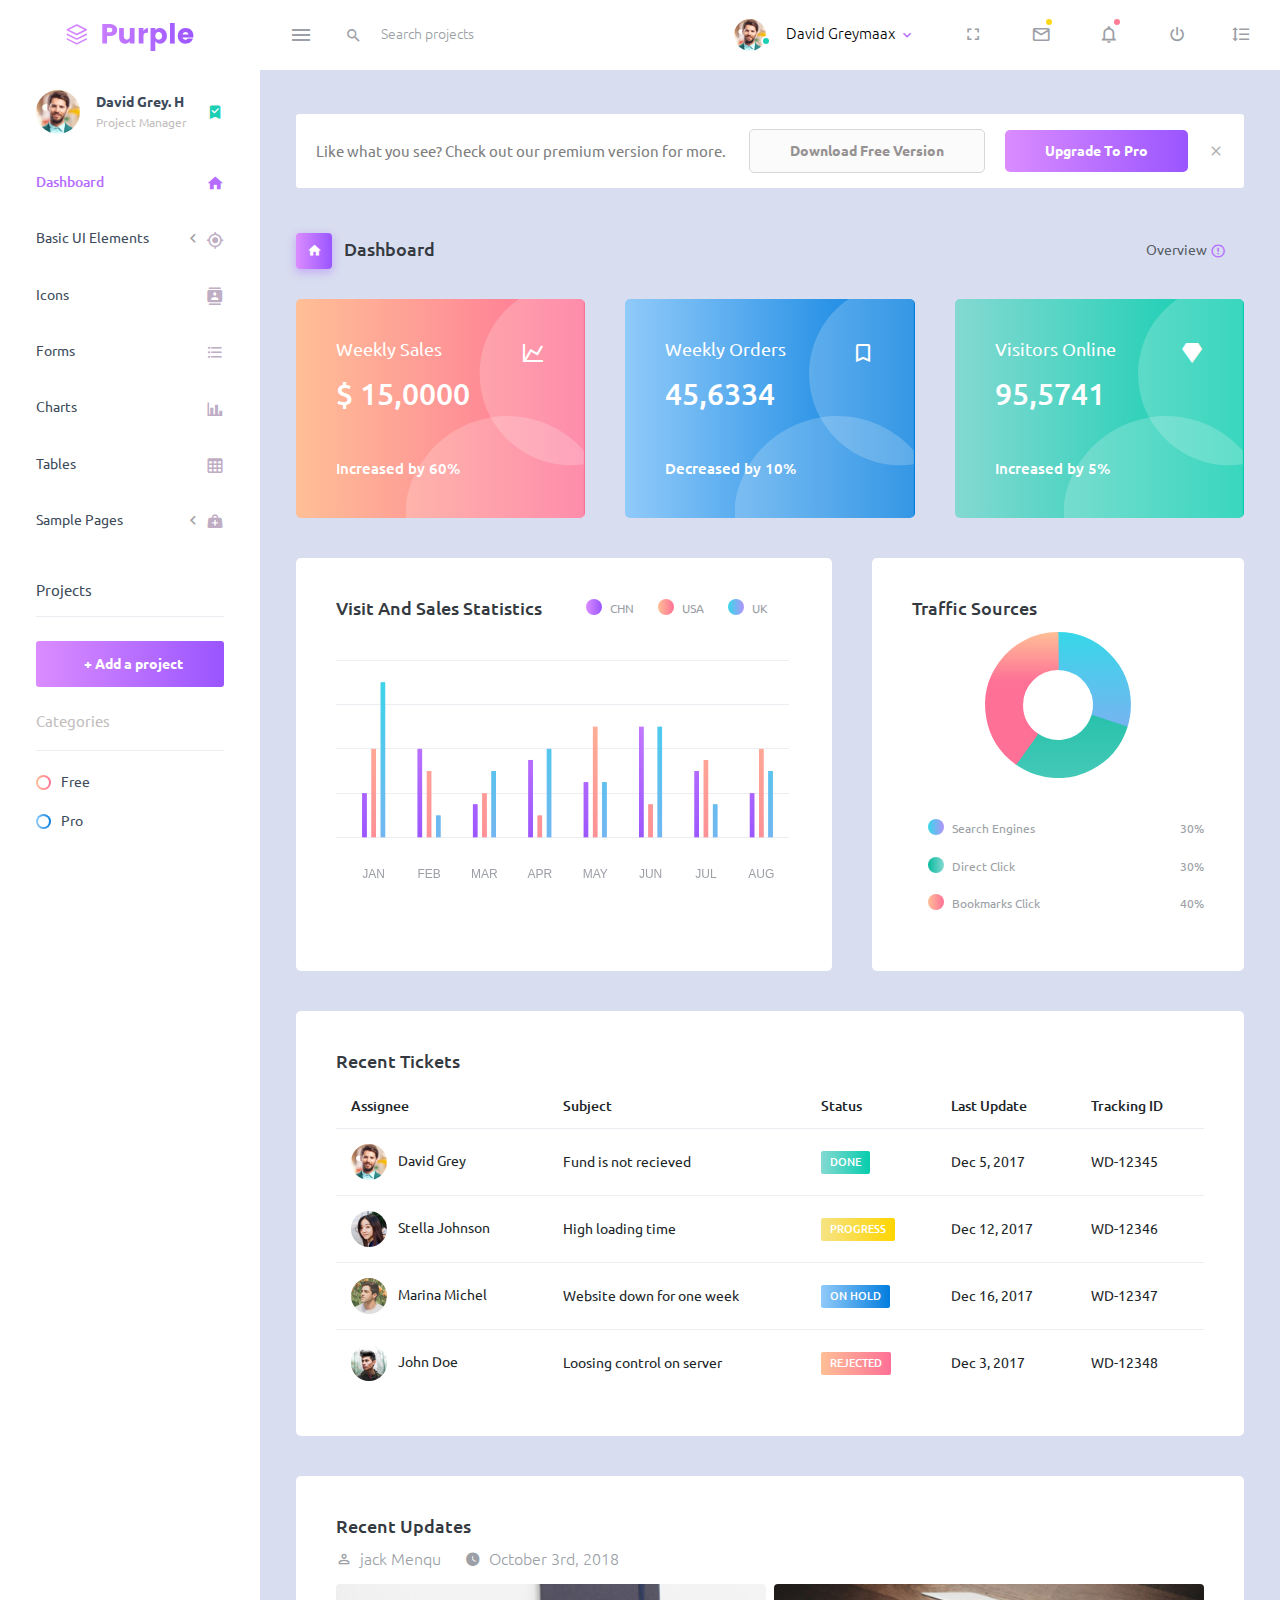
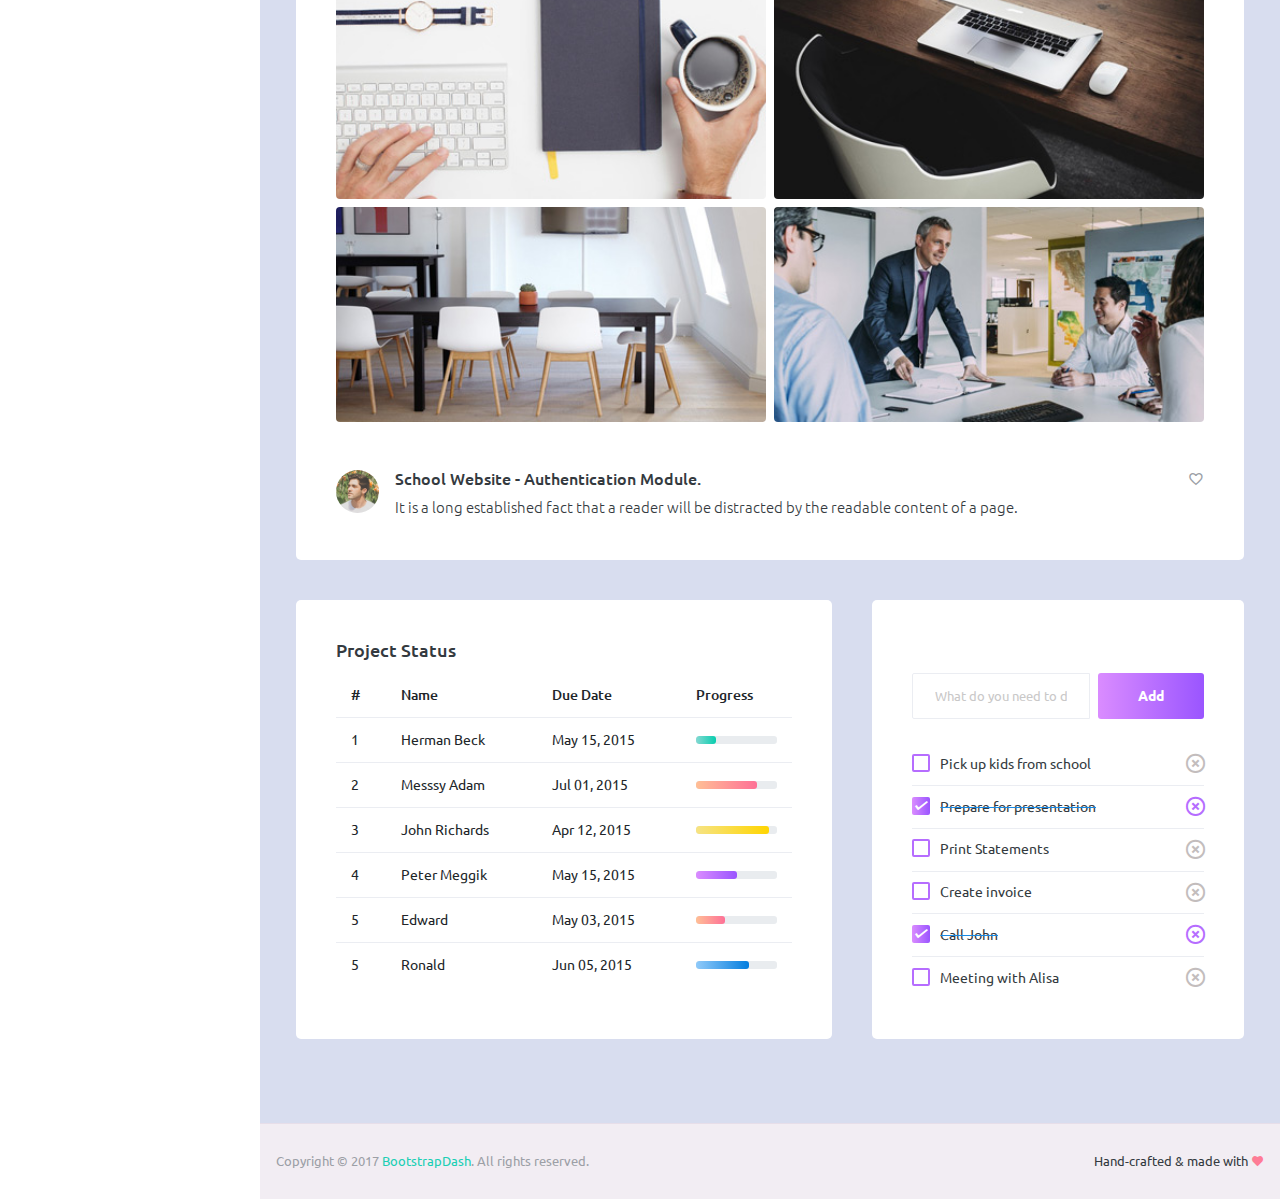
<file: Cpanel/index.html>
<!DOCTYPE html>
<html lang="en">
  <head>
    <!-- Required meta tags -->
    <meta charset="utf-8">
    <meta name="viewport" content="width=device-width, initial-scale=1, shrink-to-fit=no">
    <title>Purple Admin</title>
    <!-- plugins:css -->
    <link rel="stylesheet" href="assets/vendors/mdi/css/materialdesignicons.min.css">
    <link rel="stylesheet" href="assets/vendors/css/vendor.bundle.base.css">
    <!-- endinject -->
    <!-- Plugin css for this page -->
    <!-- End plugin css for this page -->
    <!-- inject:css -->
    <!-- endinject -->
    <!-- Layout styles -->
    <link rel="stylesheet" href="assets/css/style.css">
    <!-- End layout styles -->
    <link rel="shortcut icon" href="assets/images/favicon.png" />
  </head>
  <body>
    <div class="container-scroller">
      <!-- partial:partials/_navbar.html -->
      <nav class="navbar default-layout-navbar col-lg-12 col-12 p-0 fixed-top d-flex flex-row">
        <div class="text-center navbar-brand-wrapper d-flex align-items-center justify-content-center">
          <a class="navbar-brand brand-logo" href="index.html"><img src="assets/images/logo.svg" alt="logo" /></a>
          <a class="navbar-brand brand-logo-mini" href="index.html"><img src="assets/images/logo-mini.svg" alt="logo" /></a>
        </div>
        <div class="navbar-menu-wrapper d-flex align-items-stretch">
          <button class="navbar-toggler navbar-toggler align-self-center" type="button" data-toggle="minimize">
            <span class="mdi mdi-menu"></span>
          </button>
          <div class="search-field d-none d-md-block">
            <form class="d-flex align-items-center h-100" action="#">
              <div class="input-group">
                <div class="input-group-prepend bg-transparent">
                  <i class="input-group-text border-0 mdi mdi-magnify"></i>
                </div>
                <input type="text" class="form-control bg-transparent border-0" placeholder="Search projects">
              </div>
            </form>
          </div>
          <ul class="navbar-nav navbar-nav-right">
            <li class="nav-item nav-profile dropdown">
              <a class="nav-link dropdown-toggle" id="profileDropdown" href="#" data-toggle="dropdown" aria-expanded="false">
                <div class="nav-profile-img">
                  <img src="assets/images/faces/face1.jpg" alt="image">
                  <span class="availability-status online"></span>
                </div>
                <div class="nav-profile-text">
                  <p class="mb-1 text-black">David Greymaax</p>
                </div>
              </a>
              <div class="dropdown-menu navbar-dropdown" aria-labelledby="profileDropdown">
                <a class="dropdown-item" href="#">
                  <i class="mdi mdi-cached mr-2 text-success"></i> Activity Log </a>
                <div class="dropdown-divider"></div>
                <a class="dropdown-item" href="#">
                  <i class="mdi mdi-logout mr-2 text-primary"></i> Signout </a>
              </div>
            </li>
            <li class="nav-item d-none d-lg-block full-screen-link">
              <a class="nav-link">
                <i class="mdi mdi-fullscreen" id="fullscreen-button"></i>
              </a>
            </li>
            <li class="nav-item dropdown">
              <a class="nav-link count-indicator dropdown-toggle" id="messageDropdown" href="#" data-toggle="dropdown" aria-expanded="false">
                <i class="mdi mdi-email-outline"></i>
                <span class="count-symbol bg-warning"></span>
              </a>
              <div class="dropdown-menu dropdown-menu-right navbar-dropdown preview-list" aria-labelledby="messageDropdown">
                <h6 class="p-3 mb-0">Messages</h6>
                <div class="dropdown-divider"></div>
                <a class="dropdown-item preview-item">
                  <div class="preview-thumbnail">
                    <img src="assets/images/faces/face4.jpg" alt="image" class="profile-pic">
                  </div>
                  <div class="preview-item-content d-flex align-items-start flex-column justify-content-center">
                    <h6 class="preview-subject ellipsis mb-1 font-weight-normal">Mark send you a message</h6>
                    <p class="text-gray mb-0"> 1 Minutes ago </p>
                  </div>
                </a>
                <div class="dropdown-divider"></div>
                <a class="dropdown-item preview-item">
                  <div class="preview-thumbnail">
                    <img src="assets/images/faces/face2.jpg" alt="image" class="profile-pic">
                  </div>
                  <div class="preview-item-content d-flex align-items-start flex-column justify-content-center">
                    <h6 class="preview-subject ellipsis mb-1 font-weight-normal">Cregh send you a message</h6>
                    <p class="text-gray mb-0"> 15 Minutes ago </p>
                  </div>
                </a>
                <div class="dropdown-divider"></div>
                <a class="dropdown-item preview-item">
                  <div class="preview-thumbnail">
                    <img src="assets/images/faces/face3.jpg" alt="image" class="profile-pic">
                  </div>
                  <div class="preview-item-content d-flex align-items-start flex-column justify-content-center">
                    <h6 class="preview-subject ellipsis mb-1 font-weight-normal">Profile picture updated</h6>
                    <p class="text-gray mb-0"> 18 Minutes ago </p>
                  </div>
                </a>
                <div class="dropdown-divider"></div>
                <h6 class="p-3 mb-0 text-center">4 new messages</h6>
              </div>
            </li>
            <li class="nav-item dropdown">
              <a class="nav-link count-indicator dropdown-toggle" id="notificationDropdown" href="#" data-toggle="dropdown">
                <i class="mdi mdi-bell-outline"></i>
                <span class="count-symbol bg-danger"></span>
              </a>
              <div class="dropdown-menu dropdown-menu-right navbar-dropdown preview-list" aria-labelledby="notificationDropdown">
                <h6 class="p-3 mb-0">Notifications</h6>
                <div class="dropdown-divider"></div>
                <a class="dropdown-item preview-item">
                  <div class="preview-thumbnail">
                    <div class="preview-icon bg-success">
                      <i class="mdi mdi-calendar"></i>
                    </div>
                  </div>
                  <div class="preview-item-content d-flex align-items-start flex-column justify-content-center">
                    <h6 class="preview-subject font-weight-normal mb-1">Event today</h6>
                    <p class="text-gray ellipsis mb-0"> Just a reminder that you have an event today </p>
                  </div>
                </a>
                <div class="dropdown-divider"></div>
                <a class="dropdown-item preview-item">
                  <div class="preview-thumbnail">
                    <div class="preview-icon bg-warning">
                      <i class="mdi mdi-settings"></i>
                    </div>
                  </div>
                  <div class="preview-item-content d-flex align-items-start flex-column justify-content-center">
                    <h6 class="preview-subject font-weight-normal mb-1">Settings</h6>
                    <p class="text-gray ellipsis mb-0"> Update dashboard </p>
                  </div>
                </a>
                <div class="dropdown-divider"></div>
                <a class="dropdown-item preview-item">
                  <div class="preview-thumbnail">
                    <div class="preview-icon bg-info">
                      <i class="mdi mdi-link-variant"></i>
                    </div>
                  </div>
                  <div class="preview-item-content d-flex align-items-start flex-column justify-content-center">
                    <h6 class="preview-subject font-weight-normal mb-1">Launch Admin</h6>
                    <p class="text-gray ellipsis mb-0"> New admin wow! </p>
                  </div>
                </a>
                <div class="dropdown-divider"></div>
                <h6 class="p-3 mb-0 text-center">See all notifications</h6>
              </div>
            </li>
            <li class="nav-item nav-logout d-none d-lg-block">
              <a class="nav-link" href="#">
                <i class="mdi mdi-power"></i>
              </a>
            </li>
            <li class="nav-item nav-settings d-none d-lg-block">
              <a class="nav-link" href="#">
                <i class="mdi mdi-format-line-spacing"></i>
              </a>
            </li>
          </ul>
          <button class="navbar-toggler navbar-toggler-right d-lg-none align-self-center" type="button" data-toggle="offcanvas">
            <span class="mdi mdi-menu"></span>
          </button>
        </div>
      </nav>
      <!-- partial -->
      <div class="container-fluid page-body-wrapper">
        <!-- partial:partials/_sidebar.html -->
        <nav class="sidebar sidebar-offcanvas" id="sidebar">
          <ul class="nav">
            <li class="nav-item nav-profile">
              <a href="#" class="nav-link">
                <div class="nav-profile-image">
                  <img src="assets/images/faces/face1.jpg" alt="profile">
                  <span class="login-status online"></span>
                  <!--change to offline or busy as needed-->
                </div>
                <div class="nav-profile-text d-flex flex-column">
                  <span class="font-weight-bold mb-2">David Grey. H</span>
                  <span class="text-secondary text-small">Project Manager</span>
                </div>
                <i class="mdi mdi-bookmark-check text-success nav-profile-badge"></i>
              </a>
            </li>
            <li class="nav-item">
              <a class="nav-link" href="index.html">
                <span class="menu-title">Dashboard</span>
                <i class="mdi mdi-home menu-icon"></i>
              </a>
            </li>
            <li class="nav-item">
              <a class="nav-link" data-toggle="collapse" href="#ui-basic" aria-expanded="false" aria-controls="ui-basic">
                <span class="menu-title">Basic UI Elements</span>
                <i class="menu-arrow"></i>
                <i class="mdi mdi-crosshairs-gps menu-icon"></i>
              </a>
              <div class="collapse" id="ui-basic">
                <ul class="nav flex-column sub-menu">
                  <li class="nav-item"> <a class="nav-link" href="pages/ui-features/buttons.html">Buttons</a></li>
                  <li class="nav-item"> <a class="nav-link" href="pages/ui-features/typography.html">Typography</a></li>
                </ul>
              </div>
            </li>
            <li class="nav-item">
              <a class="nav-link" href="pages/icons/mdi.html">
                <span class="menu-title">Icons</span>
                <i class="mdi mdi-contacts menu-icon"></i>
              </a>
            </li>
            <li class="nav-item">
              <a class="nav-link" href="pages/forms/basic_elements.html">
                <span class="menu-title">Forms</span>
                <i class="mdi mdi-format-list-bulleted menu-icon"></i>
              </a>
            </li>
            <li class="nav-item">
              <a class="nav-link" href="pages/charts/chartjs.html">
                <span class="menu-title">Charts</span>
                <i class="mdi mdi-chart-bar menu-icon"></i>
              </a>
            </li>
            <li class="nav-item">
              <a class="nav-link" href="pages/tables/basic-table.html">
                <span class="menu-title">Tables</span>
                <i class="mdi mdi-table-large menu-icon"></i>
              </a>
            </li>
            <li class="nav-item">
              <a class="nav-link" data-toggle="collapse" href="#general-pages" aria-expanded="false" aria-controls="general-pages">
                <span class="menu-title">Sample Pages</span>
                <i class="menu-arrow"></i>
                <i class="mdi mdi-medical-bag menu-icon"></i>
              </a>
              <div class="collapse" id="general-pages">
                <ul class="nav flex-column sub-menu">
                  <li class="nav-item"> <a class="nav-link" href="pages/samples/blank-page.html"> Blank Page </a></li>
                  <li class="nav-item"> <a class="nav-link" href="pages/samples/login.html"> Login </a></li>
                  <li class="nav-item"> <a class="nav-link" href="pages/samples/register.html"> Register </a></li>
                  <li class="nav-item"> <a class="nav-link" href="pages/samples/error-404.html"> 404 </a></li>
                  <li class="nav-item"> <a class="nav-link" href="pages/samples/error-500.html"> 500 </a></li>
                </ul>
              </div>
            </li>
            <li class="nav-item sidebar-actions">
              <span class="nav-link">
                <div class="border-bottom">
                  <h6 class="font-weight-normal mb-3">Projects</h6>
                </div>
                <button class="btn btn-block btn-lg btn-gradient-primary mt-4">+ Add a project</button>
                <div class="mt-4">
                  <div class="border-bottom">
                    <p class="text-secondary">Categories</p>
                  </div>
                  <ul class="gradient-bullet-list mt-4">
                    <li>Free</li>
                    <li>Pro</li>
                  </ul>
                </div>
              </span>
            </li>
          </ul>
        </nav>
        <!-- partial -->
        <div class="main-panel">
          <div class="content-wrapper">
            <div class="row" id="proBanner">
              <div class="col-12">
                <span class="d-flex align-items-center purchase-popup">
                  <p>Like what you see? Check out our premium version for more.</p>
                  <a href="https://github.com/BootstrapDash/PurpleAdmin-Free-Admin-Template" target="_blank" class="btn ml-auto download-button">Download Free Version</a>
                  <a href="https://www.bootstrapdash.com/product/purple-bootstrap-4-admin-template/" target="_blank" class="btn purchase-button">Upgrade To Pro</a>
                  <i class="mdi mdi-close" id="bannerClose"></i>
                </span>
              </div>
            </div>
            <div class="page-header">
              <h3 class="page-title">
                <span class="page-title-icon bg-gradient-primary text-white mr-2">
                  <i class="mdi mdi-home"></i>
                </span> Dashboard </h3>
              <nav aria-label="breadcrumb">
                <ul class="breadcrumb">
                  <li class="breadcrumb-item active" aria-current="page">
                    <span></span>Overview <i class="mdi mdi-alert-circle-outline icon-sm text-primary align-middle"></i>
                  </li>
                </ul>
              </nav>
            </div>
            <div class="row">
              <div class="col-md-4 stretch-card grid-margin">
                <div class="card bg-gradient-danger card-img-holder text-white">
                  <div class="card-body">
                    <img src="assets/images/dashboard/circle.svg" class="card-img-absolute" alt="circle-image" />
                    <h4 class="font-weight-normal mb-3">Weekly Sales <i class="mdi mdi-chart-line mdi-24px float-right"></i>
                    </h4>
                    <h2 class="mb-5">$ 15,0000</h2>
                    <h6 class="card-text">Increased by 60%</h6>
                  </div>
                </div>
              </div>
              <div class="col-md-4 stretch-card grid-margin">
                <div class="card bg-gradient-info card-img-holder text-white">
                  <div class="card-body">
                    <img src="assets/images/dashboard/circle.svg" class="card-img-absolute" alt="circle-image" />
                    <h4 class="font-weight-normal mb-3">Weekly Orders <i class="mdi mdi-bookmark-outline mdi-24px float-right"></i>
                    </h4>
                    <h2 class="mb-5">45,6334</h2>
                    <h6 class="card-text">Decreased by 10%</h6>
                  </div>
                </div>
              </div>
              <div class="col-md-4 stretch-card grid-margin">
                <div class="card bg-gradient-success card-img-holder text-white">
                  <div class="card-body">
                    <img src="assets/images/dashboard/circle.svg" class="card-img-absolute" alt="circle-image" />
                    <h4 class="font-weight-normal mb-3">Visitors Online <i class="mdi mdi-diamond mdi-24px float-right"></i>
                    </h4>
                    <h2 class="mb-5">95,5741</h2>
                    <h6 class="card-text">Increased by 5%</h6>
                  </div>
                </div>
              </div>
            </div>
            <div class="row">
              <div class="col-md-7 grid-margin stretch-card">
                <div class="card">
                  <div class="card-body">
                    <div class="clearfix">
                      <h4 class="card-title float-left">Visit And Sales Statistics</h4>
                      <div id="visit-sale-chart-legend" class="rounded-legend legend-horizontal legend-top-right float-right"></div>
                    </div>
                    <canvas id="visit-sale-chart" class="mt-4"></canvas>
                  </div>
                </div>
              </div>
              <div class="col-md-5 grid-margin stretch-card">
                <div class="card">
                  <div class="card-body">
                    <h4 class="card-title">Traffic Sources</h4>
                    <canvas id="traffic-chart"></canvas>
                    <div id="traffic-chart-legend" class="rounded-legend legend-vertical legend-bottom-left pt-4"></div>
                  </div>
                </div>
              </div>
            </div>
            <div class="row">
              <div class="col-12 grid-margin">
                <div class="card">
                  <div class="card-body">
                    <h4 class="card-title">Recent Tickets</h4>
                    <div class="table-responsive">
                      <table class="table">
                        <thead>
                          <tr>
                            <th> Assignee </th>
                            <th> Subject </th>
                            <th> Status </th>
                            <th> Last Update </th>
                            <th> Tracking ID </th>
                          </tr>
                        </thead>
                        <tbody>
                          <tr>
                            <td>
                              <img src="assets/images/faces/face1.jpg" class="mr-2" alt="image"> David Grey </td>
                            <td> Fund is not recieved </td>
                            <td>
                              <label class="badge badge-gradient-success">DONE</label>
                            </td>
                            <td> Dec 5, 2017 </td>
                            <td> WD-12345 </td>
                          </tr>
                          <tr>
                            <td>
                              <img src="assets/images/faces/face2.jpg" class="mr-2" alt="image"> Stella Johnson </td>
                            <td> High loading time </td>
                            <td>
                              <label class="badge badge-gradient-warning">PROGRESS</label>
                            </td>
                            <td> Dec 12, 2017 </td>
                            <td> WD-12346 </td>
                          </tr>
                          <tr>
                            <td>
                              <img src="assets/images/faces/face3.jpg" class="mr-2" alt="image"> Marina Michel </td>
                            <td> Website down for one week </td>
                            <td>
                              <label class="badge badge-gradient-info">ON HOLD</label>
                            </td>
                            <td> Dec 16, 2017 </td>
                            <td> WD-12347 </td>
                          </tr>
                          <tr>
                            <td>
                              <img src="assets/images/faces/face4.jpg" class="mr-2" alt="image"> John Doe </td>
                            <td> Loosing control on server </td>
                            <td>
                              <label class="badge badge-gradient-danger">REJECTED</label>
                            </td>
                            <td> Dec 3, 2017 </td>
                            <td> WD-12348 </td>
                          </tr>
                        </tbody>
                      </table>
                    </div>
                  </div>
                </div>
              </div>
            </div>
            <div class="row">
              <div class="col-12 grid-margin stretch-card">
                <div class="card">
                  <div class="card-body">
                    <h4 class="card-title">Recent Updates</h4>
                    <div class="d-flex">
                      <div class="d-flex align-items-center mr-4 text-muted font-weight-light">
                        <i class="mdi mdi-account-outline icon-sm mr-2"></i>
                        <span>jack Menqu</span>
                      </div>
                      <div class="d-flex align-items-center text-muted font-weight-light">
                        <i class="mdi mdi-clock icon-sm mr-2"></i>
                        <span>October 3rd, 2018</span>
                      </div>
                    </div>
                    <div class="row mt-3">
                      <div class="col-6 pr-1">
                        <img src="assets/images/dashboard/img_1.jpg" class="mb-2 mw-100 w-100 rounded" alt="image">
                        <img src="assets/images/dashboard/img_4.jpg" class="mw-100 w-100 rounded" alt="image">
                      </div>
                      <div class="col-6 pl-1">
                        <img src="assets/images/dashboard/img_2.jpg" class="mb-2 mw-100 w-100 rounded" alt="image">
                        <img src="assets/images/dashboard/img_3.jpg" class="mw-100 w-100 rounded" alt="image">
                      </div>
                    </div>
                    <div class="d-flex mt-5 align-items-top">
                      <img src="assets/images/faces/face3.jpg" class="img-sm rounded-circle mr-3" alt="image">
                      <div class="mb-0 flex-grow">
                        <h5 class="mr-2 mb-2">School Website - Authentication Module.</h5>
                        <p class="mb-0 font-weight-light">It is a long established fact that a reader will be distracted by the readable content of a page.</p>
                      </div>
                      <div class="ml-auto">
                        <i class="mdi mdi-heart-outline text-muted"></i>
                      </div>
                    </div>
                  </div>
                </div>
              </div>
            </div>
            <div class="row">
              <div class="col-md-7 grid-margin stretch-card">
                <div class="card">
                  <div class="card-body">
                    <h4 class="card-title">Project Status</h4>
                    <div class="table-responsive">
                      <table class="table">
                        <thead>
                          <tr>
                            <th> # </th>
                            <th> Name </th>
                            <th> Due Date </th>
                            <th> Progress </th>
                          </tr>
                        </thead>
                        <tbody>
                          <tr>
                            <td> 1 </td>
                            <td> Herman Beck </td>
                            <td> May 15, 2015 </td>
                            <td>
                              <div class="progress">
                                <div class="progress-bar bg-gradient-success" role="progressbar" style="width: 25%" aria-valuenow="25" aria-valuemin="0" aria-valuemax="100"></div>
                              </div>
                            </td>
                          </tr>
                          <tr>
                            <td> 2 </td>
                            <td> Messsy Adam </td>
                            <td> Jul 01, 2015 </td>
                            <td>
                              <div class="progress">
                                <div class="progress-bar bg-gradient-danger" role="progressbar" style="width: 75%" aria-valuenow="75" aria-valuemin="0" aria-valuemax="100"></div>
                              </div>
                            </td>
                          </tr>
                          <tr>
                            <td> 3 </td>
                            <td> John Richards </td>
                            <td> Apr 12, 2015 </td>
                            <td>
                              <div class="progress">
                                <div class="progress-bar bg-gradient-warning" role="progressbar" style="width: 90%" aria-valuenow="90" aria-valuemin="0" aria-valuemax="100"></div>
                              </div>
                            </td>
                          </tr>
                          <tr>
                            <td> 4 </td>
                            <td> Peter Meggik </td>
                            <td> May 15, 2015 </td>
                            <td>
                              <div class="progress">
                                <div class="progress-bar bg-gradient-primary" role="progressbar" style="width: 50%" aria-valuenow="50" aria-valuemin="0" aria-valuemax="100"></div>
                              </div>
                            </td>
                          </tr>
                          <tr>
                            <td> 5 </td>
                            <td> Edward </td>
                            <td> May 03, 2015 </td>
                            <td>
                              <div class="progress">
                                <div class="progress-bar bg-gradient-danger" role="progressbar" style="width: 35%" aria-valuenow="35" aria-valuemin="0" aria-valuemax="100"></div>
                              </div>
                            </td>
                          </tr>
                          <tr>
                            <td> 5 </td>
                            <td> Ronald </td>
                            <td> Jun 05, 2015 </td>
                            <td>
                              <div class="progress">
                                <div class="progress-bar bg-gradient-info" role="progressbar" style="width: 65%" aria-valuenow="65" aria-valuemin="0" aria-valuemax="100"></div>
                              </div>
                            </td>
                          </tr>
                        </tbody>
                      </table>
                    </div>
                  </div>
                </div>
              </div>
              <div class="col-md-5 grid-margin stretch-card">
                <div class="card">
                  <div class="card-body">
                    <h4 class="card-title text-white">Todo</h4>
                    <div class="add-items d-flex">
                      <input type="text" class="form-control todo-list-input" placeholder="What do you need to do today?">
                      <button class="add btn btn-gradient-primary font-weight-bold todo-list-add-btn" id="add-task">Add</button>
                    </div>
                    <div class="list-wrapper">
                      <ul class="d-flex flex-column-reverse todo-list todo-list-custom">
                        <li>
                          <div class="form-check">
                            <label class="form-check-label">
                              <input class="checkbox" type="checkbox"> Meeting with Alisa </label>
                          </div>
                          <i class="remove mdi mdi-close-circle-outline"></i>
                        </li>
                        <li class="completed">
                          <div class="form-check">
                            <label class="form-check-label">
                              <input class="checkbox" type="checkbox" checked> Call John </label>
                          </div>
                          <i class="remove mdi mdi-close-circle-outline"></i>
                        </li>
                        <li>
                          <div class="form-check">
                            <label class="form-check-label">
                              <input class="checkbox" type="checkbox"> Create invoice </label>
                          </div>
                          <i class="remove mdi mdi-close-circle-outline"></i>
                        </li>
                        <li>
                          <div class="form-check">
                            <label class="form-check-label">
                              <input class="checkbox" type="checkbox"> Print Statements </label>
                          </div>
                          <i class="remove mdi mdi-close-circle-outline"></i>
                        </li>
                        <li class="completed">
                          <div class="form-check">
                            <label class="form-check-label">
                              <input class="checkbox" type="checkbox" checked> Prepare for presentation </label>
                          </div>
                          <i class="remove mdi mdi-close-circle-outline"></i>
                        </li>
                        <li>
                          <div class="form-check">
                            <label class="form-check-label">
                              <input class="checkbox" type="checkbox"> Pick up kids from school </label>
                          </div>
                          <i class="remove mdi mdi-close-circle-outline"></i>
                        </li>
                      </ul>
                    </div>
                  </div>
                </div>
              </div>
            </div>
          </div>
          <!-- content-wrapper ends -->
          <!-- partial:partials/_footer.html -->
          <footer class="footer">
            <div class="d-sm-flex justify-content-center justify-content-sm-between">
              <span class="text-muted text-center text-sm-left d-block d-sm-inline-block">Copyright © 2017 <a href="https://www.bootstrapdash.com/" target="_blank">BootstrapDash</a>. All rights reserved.</span>
              <span class="float-none float-sm-right d-block mt-1 mt-sm-0 text-center">Hand-crafted & made with <i class="mdi mdi-heart text-danger"></i></span>
            </div>
          </footer>
          <!-- partial -->
        </div>
        <!-- main-panel ends -->
      </div>
      <!-- page-body-wrapper ends -->
    </div>
    <!-- container-scroller -->
    <!-- plugins:js -->
    <script src="assets/vendors/js/vendor.bundle.base.js"></script>
    <!-- endinject -->
    <!-- Plugin js for this page -->
    <script src="assets/vendors/chart.js/Chart.min.js"></script>
    <!-- End plugin js for this page -->
    <!-- inject:js -->
    <script src="assets/js/off-canvas.js"></script>
    <script src="assets/js/hoverable-collapse.js"></script>
    <script src="assets/js/misc.js"></script>
    <!-- endinject -->
    <!-- Custom js for this page -->
    <script src="assets/js/dashboard.js"></script>
    <script src="assets/js/todolist.js"></script>
    <!-- End custom js for this page -->
  </body>
</html>
</file>
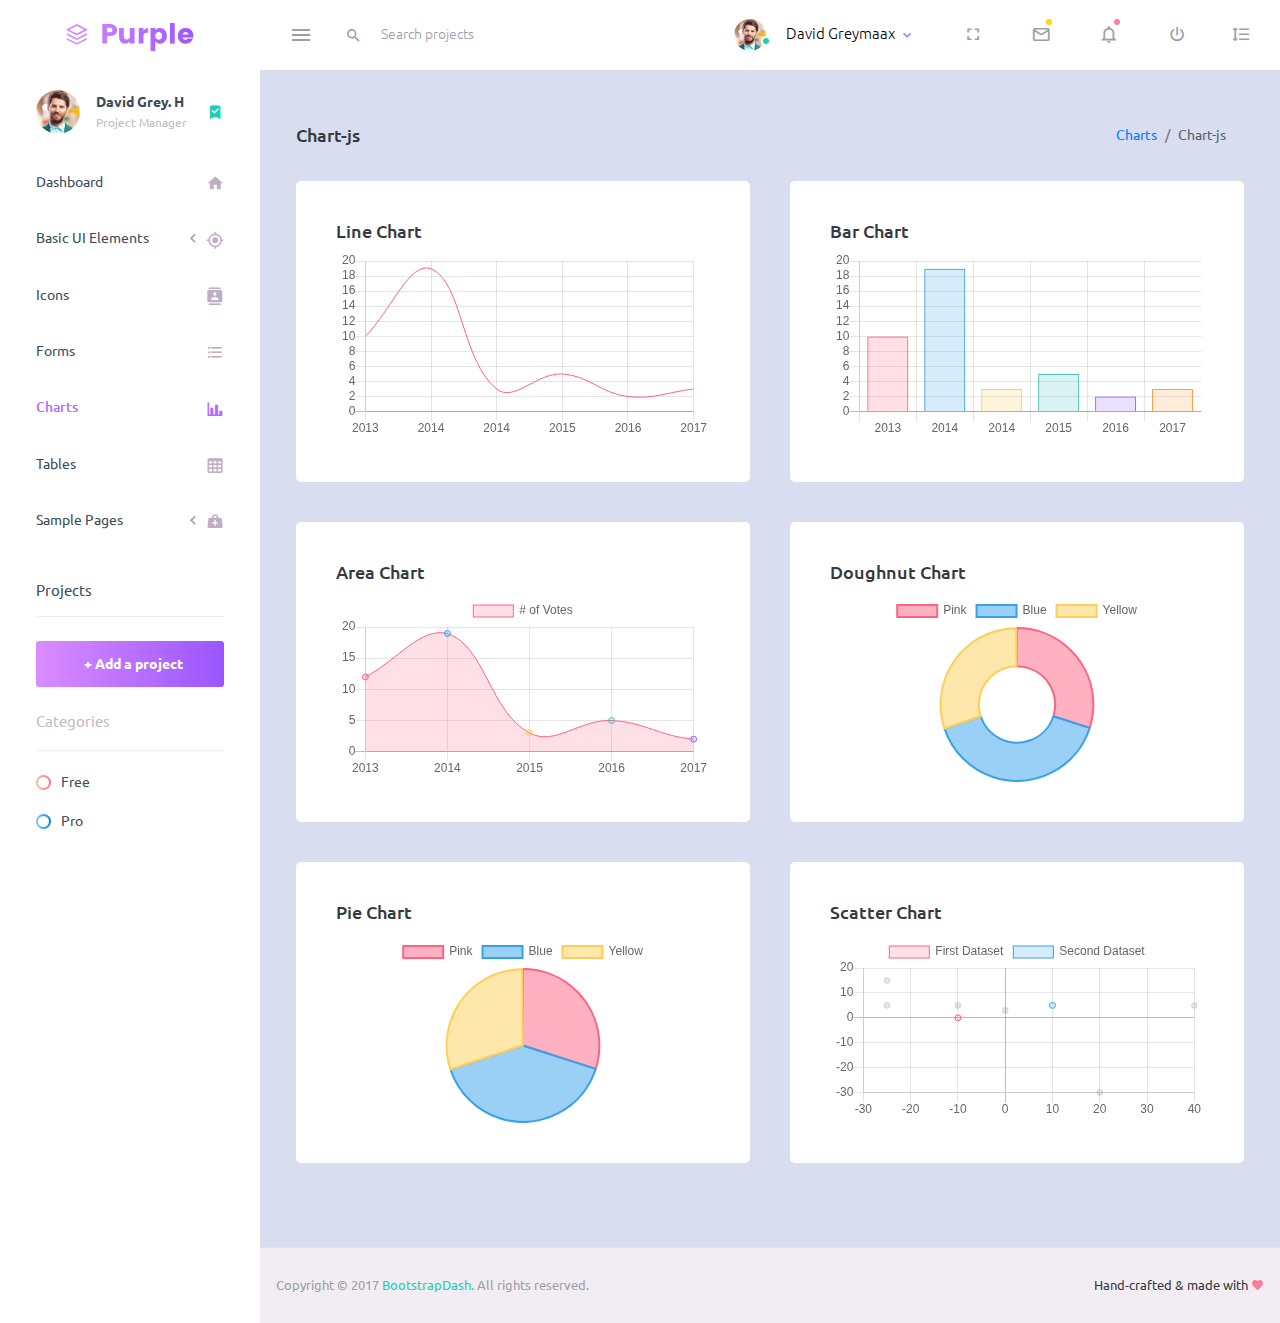
<file: Cpanel/pages/charts/chartjs.html>
<!DOCTYPE html>
<html lang="en">
  <head>
    <!-- Required meta tags -->
    <meta charset="utf-8">
    <meta name="viewport" content="width=device-width, initial-scale=1, shrink-to-fit=no">
    <title>Purple Admin</title>
    <!-- plugins:css -->
    <link rel="stylesheet" href="../../assets/vendors/mdi/css/materialdesignicons.min.css">
    <link rel="stylesheet" href="../../assets/vendors/css/vendor.bundle.base.css">
    <!-- endinject -->
    <!-- Plugin css for this page -->
    <!-- End Plugin css for this page -->
    <!-- inject:css -->
    <!-- endinject -->
    <!-- Layout styles -->
    <link rel="stylesheet" href="../../assets/css/style.css">
    <!-- End layout styles -->
    <link rel="shortcut icon" href="../../assets/images/favicon.png" />
  </head>
  <body>
    <div class="container-scroller">
      <!-- partial:../../partials/_navbar.html -->
      <nav class="navbar default-layout-navbar col-lg-12 col-12 p-0 fixed-top d-flex flex-row">
        <div class="text-center navbar-brand-wrapper d-flex align-items-center justify-content-center">
          <a class="navbar-brand brand-logo" href="../../index.html"><img src="../../assets/images/logo.svg" alt="logo" /></a>
          <a class="navbar-brand brand-logo-mini" href="../../index.html"><img src="../../assets/images/logo-mini.svg" alt="logo" /></a>
        </div>
        <div class="navbar-menu-wrapper d-flex align-items-stretch">
          <button class="navbar-toggler navbar-toggler align-self-center" type="button" data-toggle="minimize">
            <span class="mdi mdi-menu"></span>
          </button>
          <div class="search-field d-none d-md-block">
            <form class="d-flex align-items-center h-100" action="#">
              <div class="input-group">
                <div class="input-group-prepend bg-transparent">
                  <i class="input-group-text border-0 mdi mdi-magnify"></i>
                </div>
                <input type="text" class="form-control bg-transparent border-0" placeholder="Search projects">
              </div>
            </form>
          </div>
          <ul class="navbar-nav navbar-nav-right">
            <li class="nav-item nav-profile dropdown">
              <a class="nav-link dropdown-toggle" id="profileDropdown" href="#" data-toggle="dropdown" aria-expanded="false">
                <div class="nav-profile-img">
                  <img src="../../assets/images/faces/face1.jpg" alt="image">
                  <span class="availability-status online"></span>
                </div>
                <div class="nav-profile-text">
                  <p class="mb-1 text-black">David Greymaax</p>
                </div>
              </a>
              <div class="dropdown-menu navbar-dropdown" aria-labelledby="profileDropdown">
                <a class="dropdown-item" href="#">
                  <i class="mdi mdi-cached mr-2 text-success"></i> Activity Log </a>
                <div class="dropdown-divider"></div>
                <a class="dropdown-item" href="#">
                  <i class="mdi mdi-logout mr-2 text-primary"></i> Signout </a>
              </div>
            </li>
            <li class="nav-item d-none d-lg-block full-screen-link">
              <a class="nav-link">
                <i class="mdi mdi-fullscreen" id="fullscreen-button"></i>
              </a>
            </li>
            <li class="nav-item dropdown">
              <a class="nav-link count-indicator dropdown-toggle" id="messageDropdown" href="#" data-toggle="dropdown" aria-expanded="false">
                <i class="mdi mdi-email-outline"></i>
                <span class="count-symbol bg-warning"></span>
              </a>
              <div class="dropdown-menu dropdown-menu-right navbar-dropdown preview-list" aria-labelledby="messageDropdown">
                <h6 class="p-3 mb-0">Messages</h6>
                <div class="dropdown-divider"></div>
                <a class="dropdown-item preview-item">
                  <div class="preview-thumbnail">
                    <img src="../../assets/images/faces/face4.jpg" alt="image" class="profile-pic">
                  </div>
                  <div class="preview-item-content d-flex align-items-start flex-column justify-content-center">
                    <h6 class="preview-subject ellipsis mb-1 font-weight-normal">Mark send you a message</h6>
                    <p class="text-gray mb-0"> 1 Minutes ago </p>
                  </div>
                </a>
                <div class="dropdown-divider"></div>
                <a class="dropdown-item preview-item">
                  <div class="preview-thumbnail">
                    <img src="../../assets/images/faces/face2.jpg" alt="image" class="profile-pic">
                  </div>
                  <div class="preview-item-content d-flex align-items-start flex-column justify-content-center">
                    <h6 class="preview-subject ellipsis mb-1 font-weight-normal">Cregh send you a message</h6>
                    <p class="text-gray mb-0"> 15 Minutes ago </p>
                  </div>
                </a>
                <div class="dropdown-divider"></div>
                <a class="dropdown-item preview-item">
                  <div class="preview-thumbnail">
                    <img src="../../assets/images/faces/face3.jpg" alt="image" class="profile-pic">
                  </div>
                  <div class="preview-item-content d-flex align-items-start flex-column justify-content-center">
                    <h6 class="preview-subject ellipsis mb-1 font-weight-normal">Profile picture updated</h6>
                    <p class="text-gray mb-0"> 18 Minutes ago </p>
                  </div>
                </a>
                <div class="dropdown-divider"></div>
                <h6 class="p-3 mb-0 text-center">4 new messages</h6>
              </div>
            </li>
            <li class="nav-item dropdown">
              <a class="nav-link count-indicator dropdown-toggle" id="notificationDropdown" href="#" data-toggle="dropdown">
                <i class="mdi mdi-bell-outline"></i>
                <span class="count-symbol bg-danger"></span>
              </a>
              <div class="dropdown-menu dropdown-menu-right navbar-dropdown preview-list" aria-labelledby="notificationDropdown">
                <h6 class="p-3 mb-0">Notifications</h6>
                <div class="dropdown-divider"></div>
                <a class="dropdown-item preview-item">
                  <div class="preview-thumbnail">
                    <div class="preview-icon bg-success">
                      <i class="mdi mdi-calendar"></i>
                    </div>
                  </div>
                  <div class="preview-item-content d-flex align-items-start flex-column justify-content-center">
                    <h6 class="preview-subject font-weight-normal mb-1">Event today</h6>
                    <p class="text-gray ellipsis mb-0"> Just a reminder that you have an event today </p>
                  </div>
                </a>
                <div class="dropdown-divider"></div>
                <a class="dropdown-item preview-item">
                  <div class="preview-thumbnail">
                    <div class="preview-icon bg-warning">
                      <i class="mdi mdi-settings"></i>
                    </div>
                  </div>
                  <div class="preview-item-content d-flex align-items-start flex-column justify-content-center">
                    <h6 class="preview-subject font-weight-normal mb-1">Settings</h6>
                    <p class="text-gray ellipsis mb-0"> Update dashboard </p>
                  </div>
                </a>
                <div class="dropdown-divider"></div>
                <a class="dropdown-item preview-item">
                  <div class="preview-thumbnail">
                    <div class="preview-icon bg-info">
                      <i class="mdi mdi-link-variant"></i>
                    </div>
                  </div>
                  <div class="preview-item-content d-flex align-items-start flex-column justify-content-center">
                    <h6 class="preview-subject font-weight-normal mb-1">Launch Admin</h6>
                    <p class="text-gray ellipsis mb-0"> New admin wow! </p>
                  </div>
                </a>
                <div class="dropdown-divider"></div>
                <h6 class="p-3 mb-0 text-center">See all notifications</h6>
              </div>
            </li>
            <li class="nav-item nav-logout d-none d-lg-block">
              <a class="nav-link" href="#">
                <i class="mdi mdi-power"></i>
              </a>
            </li>
            <li class="nav-item nav-settings d-none d-lg-block">
              <a class="nav-link" href="#">
                <i class="mdi mdi-format-line-spacing"></i>
              </a>
            </li>
          </ul>
          <button class="navbar-toggler navbar-toggler-right d-lg-none align-self-center" type="button" data-toggle="offcanvas">
            <span class="mdi mdi-menu"></span>
          </button>
        </div>
      </nav>
      <!-- partial -->
      <div class="container-fluid page-body-wrapper">
        <!-- partial:../../partials/_sidebar.html -->
        <nav class="sidebar sidebar-offcanvas" id="sidebar">
          <ul class="nav">
            <li class="nav-item nav-profile">
              <a href="#" class="nav-link">
                <div class="nav-profile-image">
                  <img src="../../assets/images/faces/face1.jpg" alt="profile">
                  <span class="login-status online"></span>
                  <!--change to offline or busy as needed-->
                </div>
                <div class="nav-profile-text d-flex flex-column">
                  <span class="font-weight-bold mb-2">David Grey. H</span>
                  <span class="text-secondary text-small">Project Manager</span>
                </div>
                <i class="mdi mdi-bookmark-check text-success nav-profile-badge"></i>
              </a>
            </li>
            <li class="nav-item">
              <a class="nav-link" href="../../index.html">
                <span class="menu-title">Dashboard</span>
                <i class="mdi mdi-home menu-icon"></i>
              </a>
            </li>
            <li class="nav-item">
              <a class="nav-link" data-toggle="collapse" href="#ui-basic" aria-expanded="false" aria-controls="ui-basic">
                <span class="menu-title">Basic UI Elements</span>
                <i class="menu-arrow"></i>
                <i class="mdi mdi-crosshairs-gps menu-icon"></i>
              </a>
              <div class="collapse" id="ui-basic">
                <ul class="nav flex-column sub-menu">
                  <li class="nav-item"> <a class="nav-link" href="../../pages/ui-features/buttons.html">Buttons</a></li>
                  <li class="nav-item"> <a class="nav-link" href="../../pages/ui-features/typography.html">Typography</a></li>
                </ul>
              </div>
            </li>
            <li class="nav-item">
              <a class="nav-link" href="../../pages/icons/mdi.html">
                <span class="menu-title">Icons</span>
                <i class="mdi mdi-contacts menu-icon"></i>
              </a>
            </li>
            <li class="nav-item">
              <a class="nav-link" href="../../pages/forms/basic_elements.html">
                <span class="menu-title">Forms</span>
                <i class="mdi mdi-format-list-bulleted menu-icon"></i>
              </a>
            </li>
            <li class="nav-item">
              <a class="nav-link" href="../../pages/charts/chartjs.html">
                <span class="menu-title">Charts</span>
                <i class="mdi mdi-chart-bar menu-icon"></i>
              </a>
            </li>
            <li class="nav-item">
              <a class="nav-link" href="../../pages/tables/basic-table.html">
                <span class="menu-title">Tables</span>
                <i class="mdi mdi-table-large menu-icon"></i>
              </a>
            </li>
            <li class="nav-item">
              <a class="nav-link" data-toggle="collapse" href="#general-pages" aria-expanded="false" aria-controls="general-pages">
                <span class="menu-title">Sample Pages</span>
                <i class="menu-arrow"></i>
                <i class="mdi mdi-medical-bag menu-icon"></i>
              </a>
              <div class="collapse" id="general-pages">
                <ul class="nav flex-column sub-menu">
                  <li class="nav-item"> <a class="nav-link" href="../../pages/samples/blank-page.html"> Blank Page </a></li>
                  <li class="nav-item"> <a class="nav-link" href="../../pages/samples/login.html"> Login </a></li>
                  <li class="nav-item"> <a class="nav-link" href="../../pages/samples/register.html"> Register </a></li>
                  <li class="nav-item"> <a class="nav-link" href="../../pages/samples/error-404.html"> 404 </a></li>
                  <li class="nav-item"> <a class="nav-link" href="../../pages/samples/error-500.html"> 500 </a></li>
                </ul>
              </div>
            </li>
            <li class="nav-item sidebar-actions">
              <span class="nav-link">
                <div class="border-bottom">
                  <h6 class="font-weight-normal mb-3">Projects</h6>
                </div>
                <button class="btn btn-block btn-lg btn-gradient-primary mt-4">+ Add a project</button>
                <div class="mt-4">
                  <div class="border-bottom">
                    <p class="text-secondary">Categories</p>
                  </div>
                  <ul class="gradient-bullet-list mt-4">
                    <li>Free</li>
                    <li>Pro</li>
                  </ul>
                </div>
              </span>
            </li>
          </ul>
        </nav>
        <!-- partial -->
        <div class="main-panel">
          <div class="content-wrapper">
            <div class="page-header">
              <h3 class="page-title"> Chart-js </h3>
              <nav aria-label="breadcrumb">
                <ol class="breadcrumb">
                  <li class="breadcrumb-item"><a href="#">Charts</a></li>
                  <li class="breadcrumb-item active" aria-current="page">Chart-js</li>
                </ol>
              </nav>
            </div>
            <div class="row">
              <div class="col-lg-6 grid-margin stretch-card">
                <div class="card">
                  <div class="card-body">
                    <h4 class="card-title">Line chart</h4>
                    <canvas id="lineChart" style="height:250px"></canvas>
                  </div>
                </div>
              </div>
              <div class="col-lg-6 grid-margin stretch-card">
                <div class="card">
                  <div class="card-body">
                    <h4 class="card-title">Bar chart</h4>
                    <canvas id="barChart" style="height:230px"></canvas>
                  </div>
                </div>
              </div>
            </div>
            <div class="row">
              <div class="col-lg-6 grid-margin stretch-card">
                <div class="card">
                  <div class="card-body">
                    <h4 class="card-title">Area chart</h4>
                    <canvas id="areaChart" style="height:250px"></canvas>
                  </div>
                </div>
              </div>
              <div class="col-lg-6 grid-margin stretch-card">
                <div class="card">
                  <div class="card-body">
                    <h4 class="card-title">Doughnut chart</h4>
                    <canvas id="doughnutChart" style="height:250px"></canvas>
                  </div>
                </div>
              </div>
            </div>
            <div class="row">
              <div class="col-lg-6 grid-margin stretch-card">
                <div class="card">
                  <div class="card-body">
                    <h4 class="card-title">Pie chart</h4>
                    <canvas id="pieChart" style="height:250px"></canvas>
                  </div>
                </div>
              </div>
              <div class="col-lg-6 grid-margin stretch-card">
                <div class="card">
                  <div class="card-body">
                    <h4 class="card-title">Scatter chart</h4>
                    <canvas id="scatterChart" style="height:250px"></canvas>
                  </div>
                </div>
              </div>
            </div>
          </div>
          <!-- content-wrapper ends -->
          <!-- partial:../../partials/_footer.html -->
          <footer class="footer">
            <div class="d-sm-flex justify-content-center justify-content-sm-between">
              <span class="text-muted text-center text-sm-left d-block d-sm-inline-block">Copyright © 2017 <a href="https://www.bootstrapdash.com/" target="_blank">BootstrapDash</a>. All rights reserved.</span>
              <span class="float-none float-sm-right d-block mt-1 mt-sm-0 text-center">Hand-crafted & made with <i class="mdi mdi-heart text-danger"></i></span>
            </div>
          </footer>
          <!-- partial -->
        </div>
        <!-- main-panel ends -->
      </div>
      <!-- page-body-wrapper ends -->
    </div>
    <!-- container-scroller -->
    <!-- plugins:js -->
    <script src="../../assets/vendors/js/vendor.bundle.base.js"></script>
    <!-- endinject -->
    <!-- Plugin js for this page -->
    <script src="../../assets/vendors/chart.js/Chart.min.js"></script>
    <!-- End plugin js for this page -->
    <!-- inject:js -->
    <script src="../../assets/js/off-canvas.js"></script>
    <script src="../../assets/js/hoverable-collapse.js"></script>
    <script src="../../assets/js/misc.js"></script>
    <!-- endinject -->
    <!-- Custom js for this page -->
    <script src="../../assets/js/chart.js"></script>
    <!-- End custom js for this page -->
  </body>
</html>
</file>
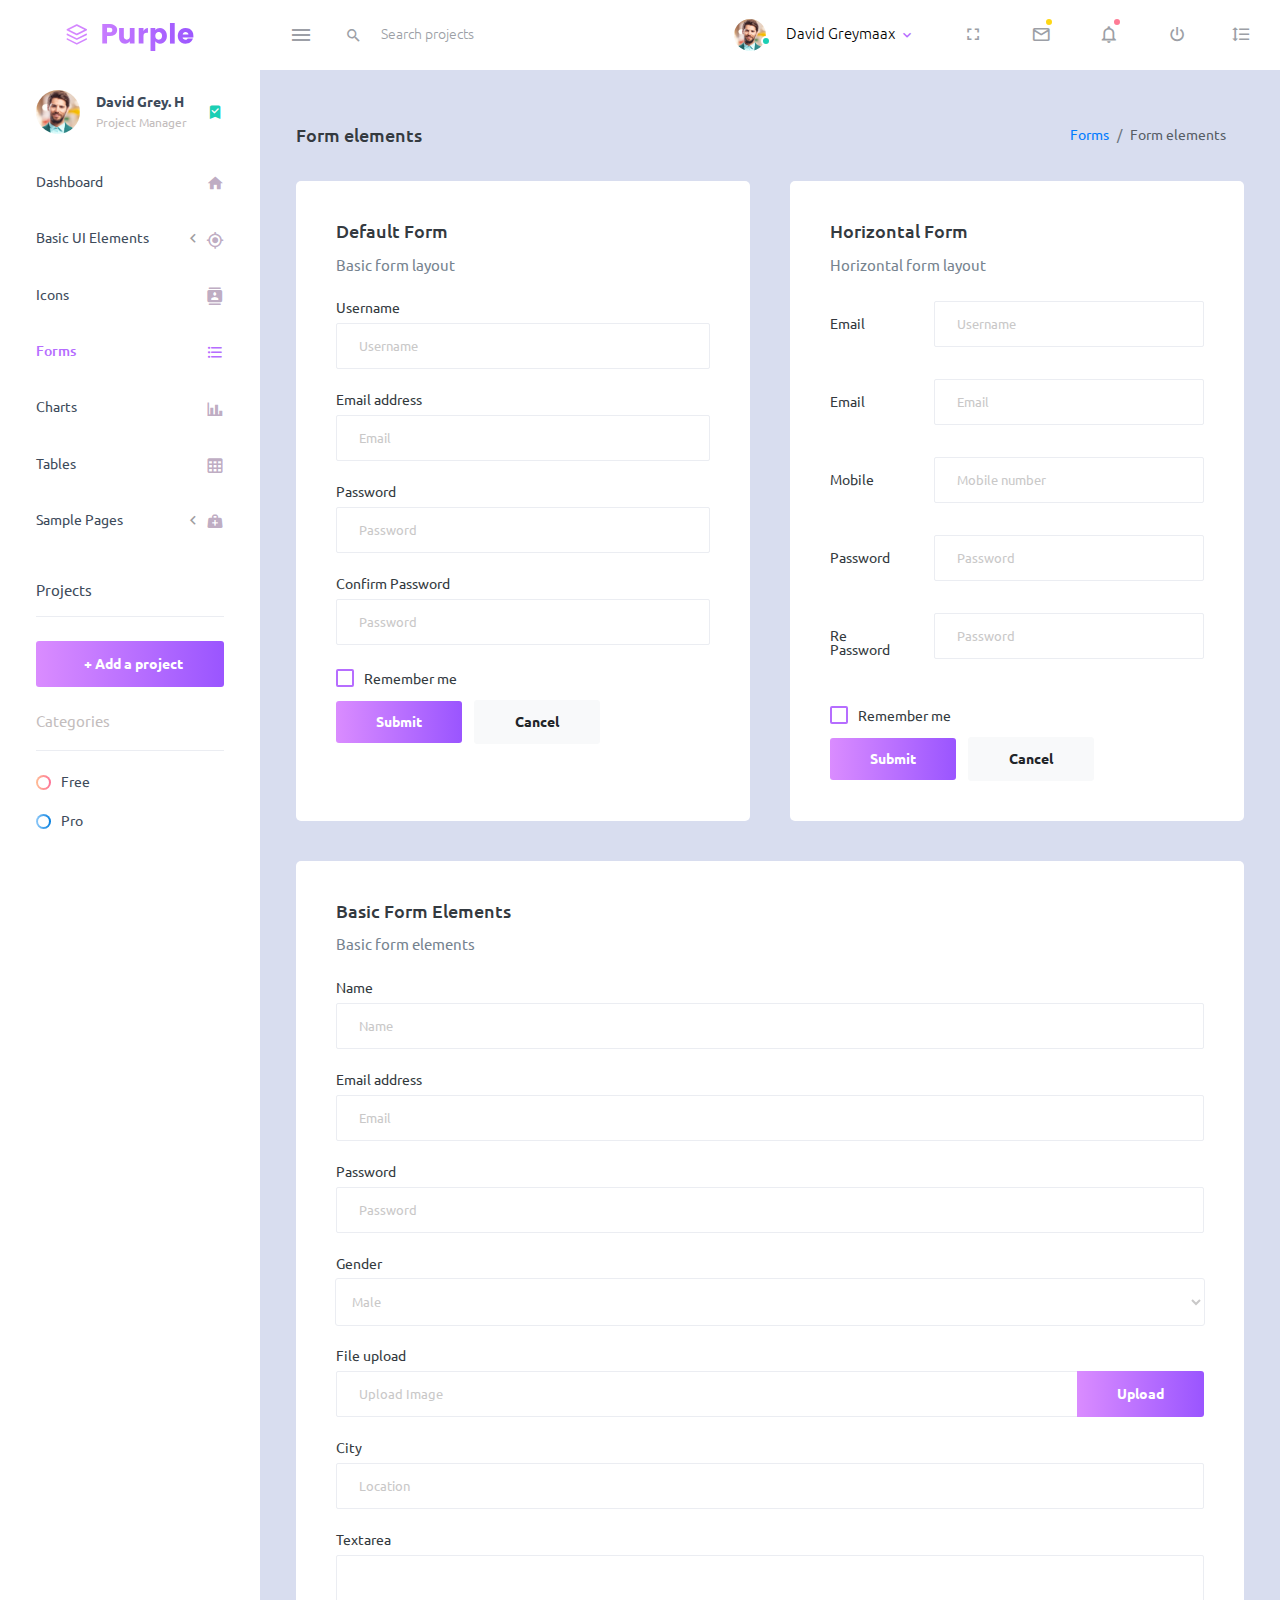
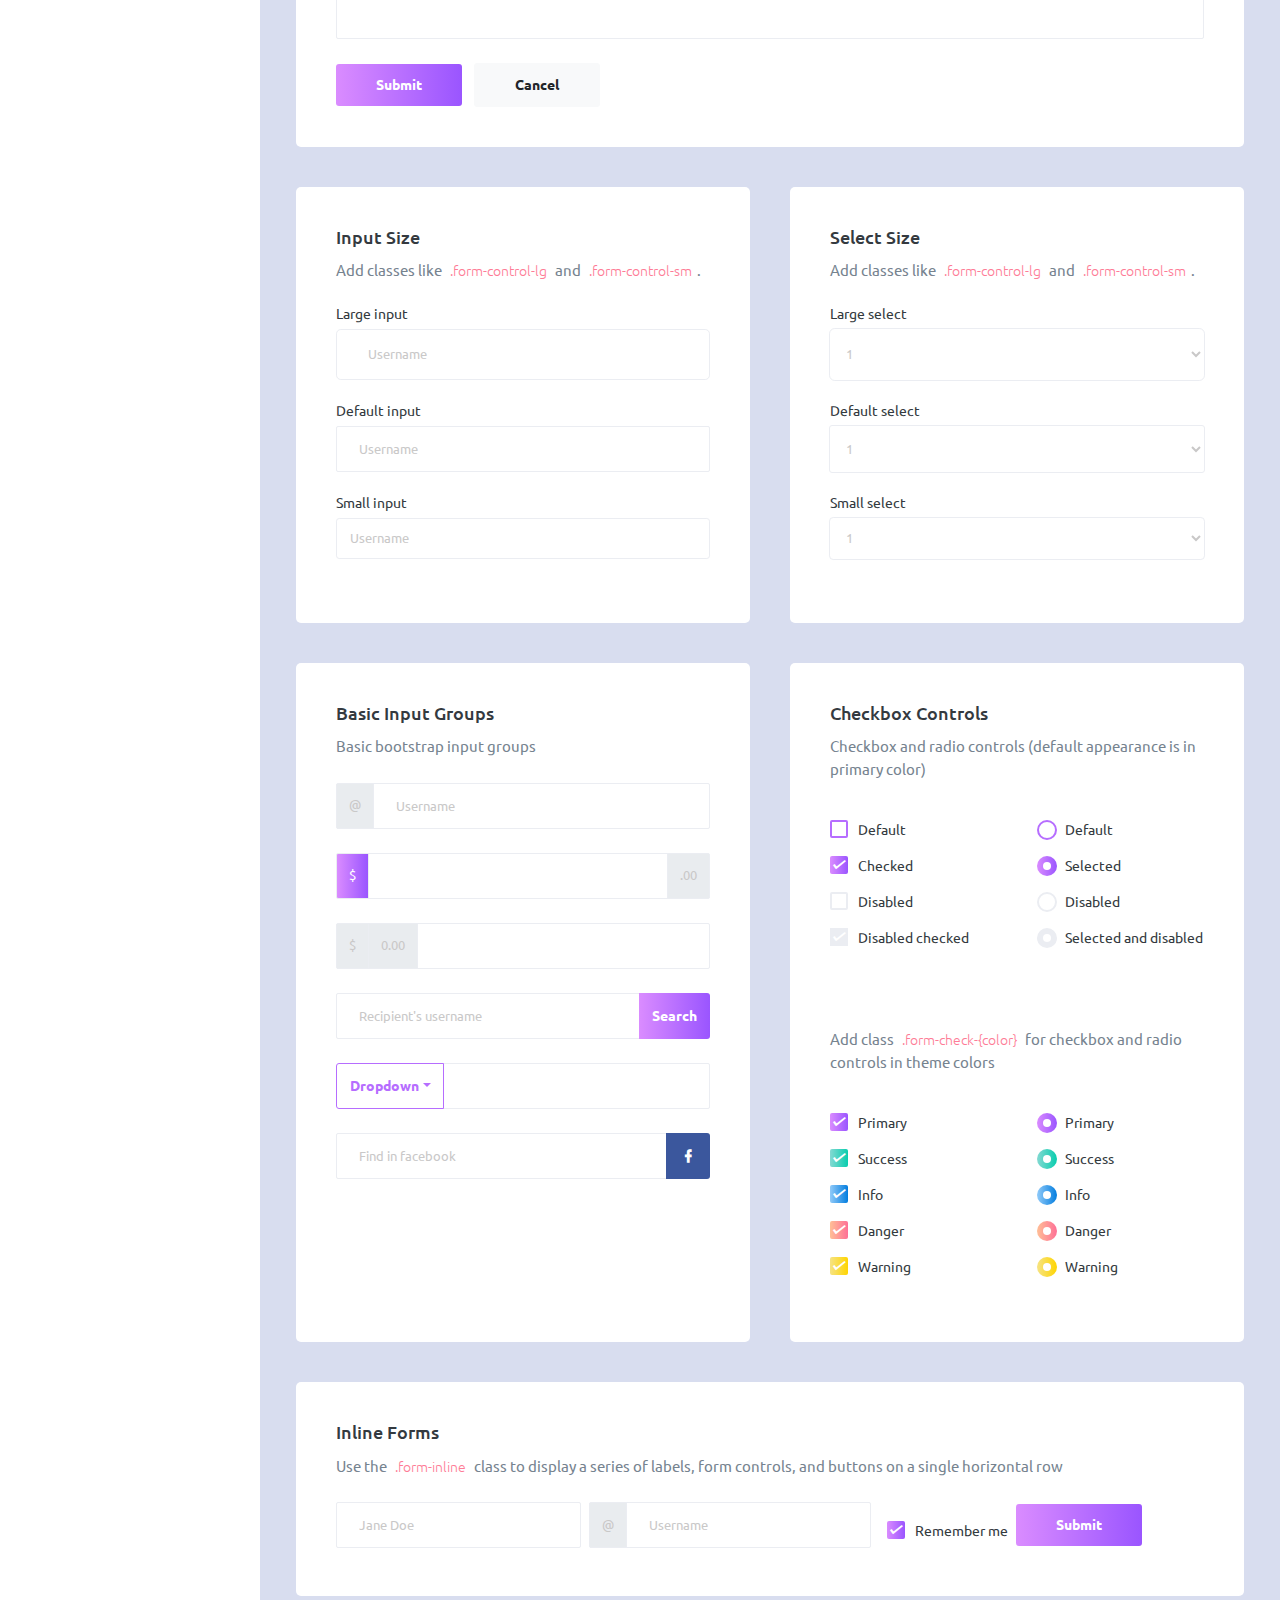
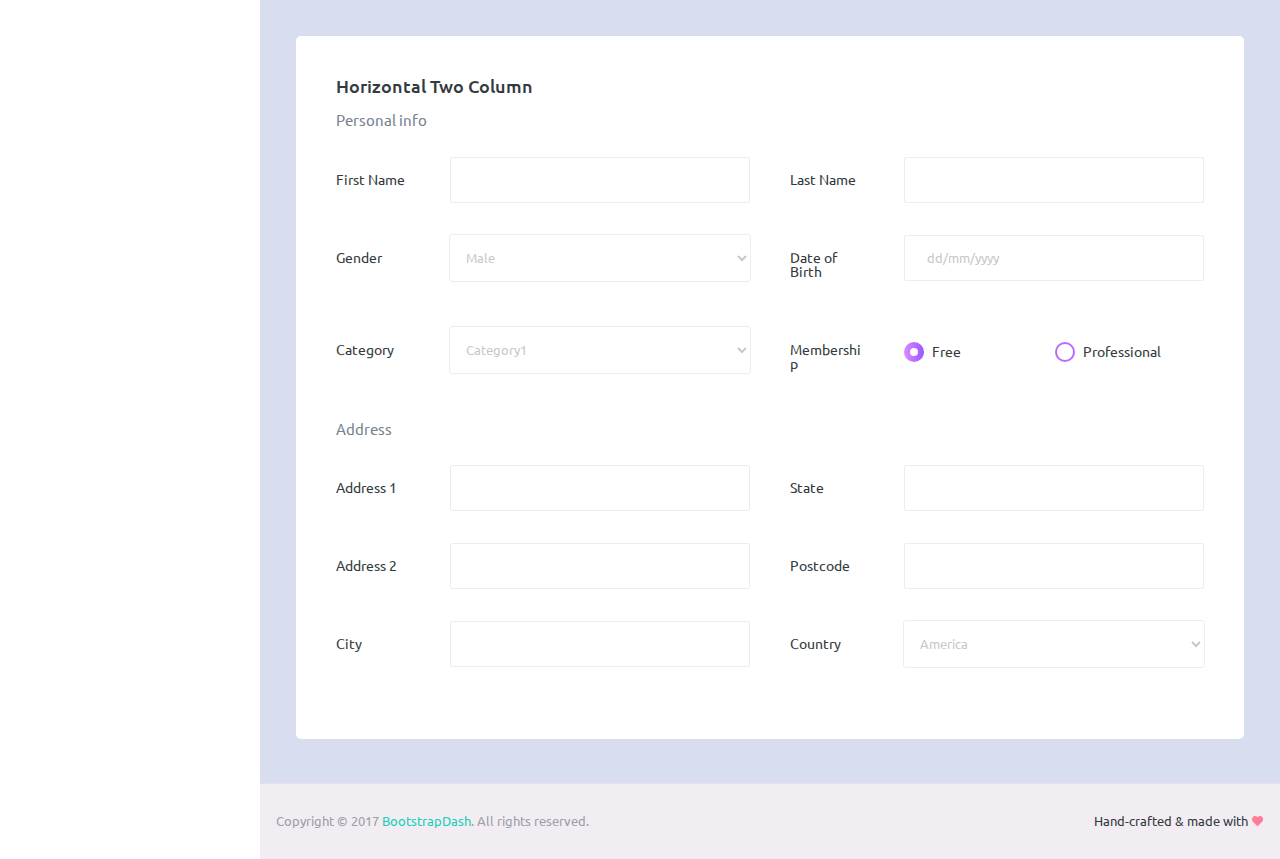
<file: Cpanel/pages/forms/basic_elements.html>
<!DOCTYPE html>
<html lang="en">
  <head>
    <!-- Required meta tags -->
    <meta charset="utf-8">
    <meta name="viewport" content="width=device-width, initial-scale=1, shrink-to-fit=no">
    <title>Purple Admin</title>
    <!-- plugins:css -->
    <link rel="stylesheet" href="../../assets/vendors/mdi/css/materialdesignicons.min.css">
    <link rel="stylesheet" href="../../assets/vendors/css/vendor.bundle.base.css">
    <!-- endinject -->
    <!-- Plugin css for this page -->
    <!-- End plugin css for this page -->
    <!-- inject:css -->
    <!-- endinject -->
    <!-- Layout styles -->
    <link rel="stylesheet" href="../../assets/css/style.css">
    <!-- End layout styles -->
    <link rel="shortcut icon" href="../../assets/images/favicon.png" />
  </head>
  <body>
    <div class="container-scroller">
      <!-- partial:../../partials/_navbar.html -->
      <nav class="navbar default-layout-navbar col-lg-12 col-12 p-0 fixed-top d-flex flex-row">
        <div class="text-center navbar-brand-wrapper d-flex align-items-center justify-content-center">
          <a class="navbar-brand brand-logo" href="../../index.html"><img src="../../assets/images/logo.svg" alt="logo" /></a>
          <a class="navbar-brand brand-logo-mini" href="../../index.html"><img src="../../assets/images/logo-mini.svg" alt="logo" /></a>
        </div>
        <div class="navbar-menu-wrapper d-flex align-items-stretch">
          <button class="navbar-toggler navbar-toggler align-self-center" type="button" data-toggle="minimize">
            <span class="mdi mdi-menu"></span>
          </button>
          <div class="search-field d-none d-md-block">
            <form class="d-flex align-items-center h-100" action="#">
              <div class="input-group">
                <div class="input-group-prepend bg-transparent">
                  <i class="input-group-text border-0 mdi mdi-magnify"></i>
                </div>
                <input type="text" class="form-control bg-transparent border-0" placeholder="Search projects">
              </div>
            </form>
          </div>
          <ul class="navbar-nav navbar-nav-right">
            <li class="nav-item nav-profile dropdown">
              <a class="nav-link dropdown-toggle" id="profileDropdown" href="#" data-toggle="dropdown" aria-expanded="false">
                <div class="nav-profile-img">
                  <img src="../../assets/images/faces/face1.jpg" alt="image">
                  <span class="availability-status online"></span>
                </div>
                <div class="nav-profile-text">
                  <p class="mb-1 text-black">David Greymaax</p>
                </div>
              </a>
              <div class="dropdown-menu navbar-dropdown" aria-labelledby="profileDropdown">
                <a class="dropdown-item" href="#">
                  <i class="mdi mdi-cached mr-2 text-success"></i> Activity Log </a>
                <div class="dropdown-divider"></div>
                <a class="dropdown-item" href="#">
                  <i class="mdi mdi-logout mr-2 text-primary"></i> Signout </a>
              </div>
            </li>
            <li class="nav-item d-none d-lg-block full-screen-link">
              <a class="nav-link">
                <i class="mdi mdi-fullscreen" id="fullscreen-button"></i>
              </a>
            </li>
            <li class="nav-item dropdown">
              <a class="nav-link count-indicator dropdown-toggle" id="messageDropdown" href="#" data-toggle="dropdown" aria-expanded="false">
                <i class="mdi mdi-email-outline"></i>
                <span class="count-symbol bg-warning"></span>
              </a>
              <div class="dropdown-menu dropdown-menu-right navbar-dropdown preview-list" aria-labelledby="messageDropdown">
                <h6 class="p-3 mb-0">Messages</h6>
                <div class="dropdown-divider"></div>
                <a class="dropdown-item preview-item">
                  <div class="preview-thumbnail">
                    <img src="../../assets/images/faces/face4.jpg" alt="image" class="profile-pic">
                  </div>
                  <div class="preview-item-content d-flex align-items-start flex-column justify-content-center">
                    <h6 class="preview-subject ellipsis mb-1 font-weight-normal">Mark send you a message</h6>
                    <p class="text-gray mb-0"> 1 Minutes ago </p>
                  </div>
                </a>
                <div class="dropdown-divider"></div>
                <a class="dropdown-item preview-item">
                  <div class="preview-thumbnail">
                    <img src="../../assets/images/faces/face2.jpg" alt="image" class="profile-pic">
                  </div>
                  <div class="preview-item-content d-flex align-items-start flex-column justify-content-center">
                    <h6 class="preview-subject ellipsis mb-1 font-weight-normal">Cregh send you a message</h6>
                    <p class="text-gray mb-0"> 15 Minutes ago </p>
                  </div>
                </a>
                <div class="dropdown-divider"></div>
                <a class="dropdown-item preview-item">
                  <div class="preview-thumbnail">
                    <img src="../../assets/images/faces/face3.jpg" alt="image" class="profile-pic">
                  </div>
                  <div class="preview-item-content d-flex align-items-start flex-column justify-content-center">
                    <h6 class="preview-subject ellipsis mb-1 font-weight-normal">Profile picture updated</h6>
                    <p class="text-gray mb-0"> 18 Minutes ago </p>
                  </div>
                </a>
                <div class="dropdown-divider"></div>
                <h6 class="p-3 mb-0 text-center">4 new messages</h6>
              </div>
            </li>
            <li class="nav-item dropdown">
              <a class="nav-link count-indicator dropdown-toggle" id="notificationDropdown" href="#" data-toggle="dropdown">
                <i class="mdi mdi-bell-outline"></i>
                <span class="count-symbol bg-danger"></span>
              </a>
              <div class="dropdown-menu dropdown-menu-right navbar-dropdown preview-list" aria-labelledby="notificationDropdown">
                <h6 class="p-3 mb-0">Notifications</h6>
                <div class="dropdown-divider"></div>
                <a class="dropdown-item preview-item">
                  <div class="preview-thumbnail">
                    <div class="preview-icon bg-success">
                      <i class="mdi mdi-calendar"></i>
                    </div>
                  </div>
                  <div class="preview-item-content d-flex align-items-start flex-column justify-content-center">
                    <h6 class="preview-subject font-weight-normal mb-1">Event today</h6>
                    <p class="text-gray ellipsis mb-0"> Just a reminder that you have an event today </p>
                  </div>
                </a>
                <div class="dropdown-divider"></div>
                <a class="dropdown-item preview-item">
                  <div class="preview-thumbnail">
                    <div class="preview-icon bg-warning">
                      <i class="mdi mdi-settings"></i>
                    </div>
                  </div>
                  <div class="preview-item-content d-flex align-items-start flex-column justify-content-center">
                    <h6 class="preview-subject font-weight-normal mb-1">Settings</h6>
                    <p class="text-gray ellipsis mb-0"> Update dashboard </p>
                  </div>
                </a>
                <div class="dropdown-divider"></div>
                <a class="dropdown-item preview-item">
                  <div class="preview-thumbnail">
                    <div class="preview-icon bg-info">
                      <i class="mdi mdi-link-variant"></i>
                    </div>
                  </div>
                  <div class="preview-item-content d-flex align-items-start flex-column justify-content-center">
                    <h6 class="preview-subject font-weight-normal mb-1">Launch Admin</h6>
                    <p class="text-gray ellipsis mb-0"> New admin wow! </p>
                  </div>
                </a>
                <div class="dropdown-divider"></div>
                <h6 class="p-3 mb-0 text-center">See all notifications</h6>
              </div>
            </li>
            <li class="nav-item nav-logout d-none d-lg-block">
              <a class="nav-link" href="#">
                <i class="mdi mdi-power"></i>
              </a>
            </li>
            <li class="nav-item nav-settings d-none d-lg-block">
              <a class="nav-link" href="#">
                <i class="mdi mdi-format-line-spacing"></i>
              </a>
            </li>
          </ul>
          <button class="navbar-toggler navbar-toggler-right d-lg-none align-self-center" type="button" data-toggle="offcanvas">
            <span class="mdi mdi-menu"></span>
          </button>
        </div>
      </nav>
      <!-- partial -->
      <div class="container-fluid page-body-wrapper">
        <!-- partial:../../partials/_sidebar.html -->
        <nav class="sidebar sidebar-offcanvas" id="sidebar">
          <ul class="nav">
            <li class="nav-item nav-profile">
              <a href="#" class="nav-link">
                <div class="nav-profile-image">
                  <img src="../../assets/images/faces/face1.jpg" alt="profile">
                  <span class="login-status online"></span>
                  <!--change to offline or busy as needed-->
                </div>
                <div class="nav-profile-text d-flex flex-column">
                  <span class="font-weight-bold mb-2">David Grey. H</span>
                  <span class="text-secondary text-small">Project Manager</span>
                </div>
                <i class="mdi mdi-bookmark-check text-success nav-profile-badge"></i>
              </a>
            </li>
            <li class="nav-item">
              <a class="nav-link" href="../../index.html">
                <span class="menu-title">Dashboard</span>
                <i class="mdi mdi-home menu-icon"></i>
              </a>
            </li>
            <li class="nav-item">
              <a class="nav-link" data-toggle="collapse" href="#ui-basic" aria-expanded="false" aria-controls="ui-basic">
                <span class="menu-title">Basic UI Elements</span>
                <i class="menu-arrow"></i>
                <i class="mdi mdi-crosshairs-gps menu-icon"></i>
              </a>
              <div class="collapse" id="ui-basic">
                <ul class="nav flex-column sub-menu">
                  <li class="nav-item"> <a class="nav-link" href="../../pages/ui-features/buttons.html">Buttons</a></li>
                  <li class="nav-item"> <a class="nav-link" href="../../pages/ui-features/typography.html">Typography</a></li>
                </ul>
              </div>
            </li>
            <li class="nav-item">
              <a class="nav-link" href="../../pages/icons/mdi.html">
                <span class="menu-title">Icons</span>
                <i class="mdi mdi-contacts menu-icon"></i>
              </a>
            </li>
            <li class="nav-item">
              <a class="nav-link" href="../../pages/forms/basic_elements.html">
                <span class="menu-title">Forms</span>
                <i class="mdi mdi-format-list-bulleted menu-icon"></i>
              </a>
            </li>
            <li class="nav-item">
              <a class="nav-link" href="../../pages/charts/chartjs.html">
                <span class="menu-title">Charts</span>
                <i class="mdi mdi-chart-bar menu-icon"></i>
              </a>
            </li>
            <li class="nav-item">
              <a class="nav-link" href="../../pages/tables/basic-table.html">
                <span class="menu-title">Tables</span>
                <i class="mdi mdi-table-large menu-icon"></i>
              </a>
            </li>
            <li class="nav-item">
              <a class="nav-link" data-toggle="collapse" href="#general-pages" aria-expanded="false" aria-controls="general-pages">
                <span class="menu-title">Sample Pages</span>
                <i class="menu-arrow"></i>
                <i class="mdi mdi-medical-bag menu-icon"></i>
              </a>
              <div class="collapse" id="general-pages">
                <ul class="nav flex-column sub-menu">
                  <li class="nav-item"> <a class="nav-link" href="../../pages/samples/blank-page.html"> Blank Page </a></li>
                  <li class="nav-item"> <a class="nav-link" href="../../pages/samples/login.html"> Login </a></li>
                  <li class="nav-item"> <a class="nav-link" href="../../pages/samples/register.html"> Register </a></li>
                  <li class="nav-item"> <a class="nav-link" href="../../pages/samples/error-404.html"> 404 </a></li>
                  <li class="nav-item"> <a class="nav-link" href="../../pages/samples/error-500.html"> 500 </a></li>
                </ul>
              </div>
            </li>
            <li class="nav-item sidebar-actions">
              <span class="nav-link">
                <div class="border-bottom">
                  <h6 class="font-weight-normal mb-3">Projects</h6>
                </div>
                <button class="btn btn-block btn-lg btn-gradient-primary mt-4">+ Add a project</button>
                <div class="mt-4">
                  <div class="border-bottom">
                    <p class="text-secondary">Categories</p>
                  </div>
                  <ul class="gradient-bullet-list mt-4">
                    <li>Free</li>
                    <li>Pro</li>
                  </ul>
                </div>
              </span>
            </li>
          </ul>
        </nav>
        <!-- partial -->
        <div class="main-panel">
          <div class="content-wrapper">
            <div class="page-header">
              <h3 class="page-title"> Form elements </h3>
              <nav aria-label="breadcrumb">
                <ol class="breadcrumb">
                  <li class="breadcrumb-item"><a href="#">Forms</a></li>
                  <li class="breadcrumb-item active" aria-current="page">Form elements</li>
                </ol>
              </nav>
            </div>
            <div class="row">
              <div class="col-md-6 grid-margin stretch-card">
                <div class="card">
                  <div class="card-body">
                    <h4 class="card-title">Default form</h4>
                    <p class="card-description"> Basic form layout </p>
                    <form class="forms-sample">
                      <div class="form-group">
                        <label for="exampleInputUsername1">Username</label>
                        <input type="text" class="form-control" id="exampleInputUsername1" placeholder="Username">
                      </div>
                      <div class="form-group">
                        <label for="exampleInputEmail1">Email address</label>
                        <input type="email" class="form-control" id="exampleInputEmail1" placeholder="Email">
                      </div>
                      <div class="form-group">
                        <label for="exampleInputPassword1">Password</label>
                        <input type="password" class="form-control" id="exampleInputPassword1" placeholder="Password">
                      </div>
                      <div class="form-group">
                        <label for="exampleInputConfirmPassword1">Confirm Password</label>
                        <input type="password" class="form-control" id="exampleInputConfirmPassword1" placeholder="Password">
                      </div>
                      <div class="form-check form-check-flat form-check-primary">
                        <label class="form-check-label">
                          <input type="checkbox" class="form-check-input"> Remember me </label>
                      </div>
                      <button type="submit" class="btn btn-gradient-primary mr-2">Submit</button>
                      <button class="btn btn-light">Cancel</button>
                    </form>
                  </div>
                </div>
              </div>
              <div class="col-md-6 grid-margin stretch-card">
                <div class="card">
                  <div class="card-body">
                    <h4 class="card-title">Horizontal Form</h4>
                    <p class="card-description"> Horizontal form layout </p>
                    <form class="forms-sample">
                      <div class="form-group row">
                        <label for="exampleInputUsername2" class="col-sm-3 col-form-label">Email</label>
                        <div class="col-sm-9">
                          <input type="text" class="form-control" id="exampleInputUsername2" placeholder="Username">
                        </div>
                      </div>
                      <div class="form-group row">
                        <label for="exampleInputEmail2" class="col-sm-3 col-form-label">Email</label>
                        <div class="col-sm-9">
                          <input type="email" class="form-control" id="exampleInputEmail2" placeholder="Email">
                        </div>
                      </div>
                      <div class="form-group row">
                        <label for="exampleInputMobile" class="col-sm-3 col-form-label">Mobile</label>
                        <div class="col-sm-9">
                          <input type="text" class="form-control" id="exampleInputMobile" placeholder="Mobile number">
                        </div>
                      </div>
                      <div class="form-group row">
                        <label for="exampleInputPassword2" class="col-sm-3 col-form-label">Password</label>
                        <div class="col-sm-9">
                          <input type="password" class="form-control" id="exampleInputPassword2" placeholder="Password">
                        </div>
                      </div>
                      <div class="form-group row">
                        <label for="exampleInputConfirmPassword2" class="col-sm-3 col-form-label">Re Password</label>
                        <div class="col-sm-9">
                          <input type="password" class="form-control" id="exampleInputConfirmPassword2" placeholder="Password">
                        </div>
                      </div>
                      <div class="form-check form-check-flat form-check-primary">
                        <label class="form-check-label">
                          <input type="checkbox" class="form-check-input"> Remember me </label>
                      </div>
                      <button type="submit" class="btn btn-gradient-primary mr-2">Submit</button>
                      <button class="btn btn-light">Cancel</button>
                    </form>
                  </div>
                </div>
              </div>
              <div class="col-12 grid-margin stretch-card">
                <div class="card">
                  <div class="card-body">
                    <h4 class="card-title">Basic form elements</h4>
                    <p class="card-description"> Basic form elements </p>
                    <form class="forms-sample">
                      <div class="form-group">
                        <label for="exampleInputName1">Name</label>
                        <input type="text" class="form-control" id="exampleInputName1" placeholder="Name">
                      </div>
                      <div class="form-group">
                        <label for="exampleInputEmail3">Email address</label>
                        <input type="email" class="form-control" id="exampleInputEmail3" placeholder="Email">
                      </div>
                      <div class="form-group">
                        <label for="exampleInputPassword4">Password</label>
                        <input type="password" class="form-control" id="exampleInputPassword4" placeholder="Password">
                      </div>
                      <div class="form-group">
                        <label for="exampleSelectGender">Gender</label>
                        <select class="form-control" id="exampleSelectGender">
                          <option>Male</option>
                          <option>Female</option>
                        </select>
                      </div>
                      <div class="form-group">
                        <label>File upload</label>
                        <input type="file" name="img[]" class="file-upload-default">
                        <div class="input-group col-xs-12">
                          <input type="text" class="form-control file-upload-info" disabled placeholder="Upload Image">
                          <span class="input-group-append">
                            <button class="file-upload-browse btn btn-gradient-primary" type="button">Upload</button>
                          </span>
                        </div>
                      </div>
                      <div class="form-group">
                        <label for="exampleInputCity1">City</label>
                        <input type="text" class="form-control" id="exampleInputCity1" placeholder="Location">
                      </div>
                      <div class="form-group">
                        <label for="exampleTextarea1">Textarea</label>
                        <textarea class="form-control" id="exampleTextarea1" rows="4"></textarea>
                      </div>
                      <button type="submit" class="btn btn-gradient-primary mr-2">Submit</button>
                      <button class="btn btn-light">Cancel</button>
                    </form>
                  </div>
                </div>
              </div>
              <div class="col-md-6 grid-margin stretch-card">
                <div class="card">
                  <div class="card-body">
                    <h4 class="card-title">Input size</h4>
                    <p class="card-description"> Add classes like <code>.form-control-lg</code> and <code>.form-control-sm</code>. </p>
                    <div class="form-group">
                      <label>Large input</label>
                      <input type="text" class="form-control form-control-lg" placeholder="Username" aria-label="Username">
                    </div>
                    <div class="form-group">
                      <label>Default input</label>
                      <input type="text" class="form-control" placeholder="Username" aria-label="Username">
                    </div>
                    <div class="form-group">
                      <label>Small input</label>
                      <input type="text" class="form-control form-control-sm" placeholder="Username" aria-label="Username">
                    </div>
                  </div>
                </div>
              </div>
              <div class="col-md-6 grid-margin stretch-card">
                <div class="card">
                  <div class="card-body">
                    <h4 class="card-title">Select size</h4>
                    <p class="card-description"> Add classes like <code>.form-control-lg</code> and <code>.form-control-sm</code>. </p>
                    <div class="form-group">
                      <label for="exampleFormControlSelect1">Large select</label>
                      <select class="form-control form-control-lg" id="exampleFormControlSelect1">
                        <option>1</option>
                        <option>2</option>
                        <option>3</option>
                        <option>4</option>
                        <option>5</option>
                      </select>
                    </div>
                    <div class="form-group">
                      <label for="exampleFormControlSelect2">Default select</label>
                      <select class="form-control" id="exampleFormControlSelect2">
                        <option>1</option>
                        <option>2</option>
                        <option>3</option>
                        <option>4</option>
                        <option>5</option>
                      </select>
                    </div>
                    <div class="form-group">
                      <label for="exampleFormControlSelect3">Small select</label>
                      <select class="form-control form-control-sm" id="exampleFormControlSelect3">
                        <option>1</option>
                        <option>2</option>
                        <option>3</option>
                        <option>4</option>
                        <option>5</option>
                      </select>
                    </div>
                  </div>
                </div>
              </div>
              <div class="col-md-6 grid-margin stretch-card">
                <div class="card">
                  <div class="card-body">
                    <h4 class="card-title">Basic input groups</h4>
                    <p class="card-description"> Basic bootstrap input groups </p>
                    <div class="form-group">
                      <div class="input-group">
                        <div class="input-group-prepend">
                          <span class="input-group-text">@</span>
                        </div>
                        <input type="text" class="form-control" placeholder="Username" aria-label="Username" aria-describedby="basic-addon1">
                      </div>
                    </div>
                    <div class="form-group">
                      <div class="input-group">
                        <div class="input-group-prepend">
                          <span class="input-group-text bg-gradient-primary text-white">$</span>
                        </div>
                        <input type="text" class="form-control" aria-label="Amount (to the nearest dollar)">
                        <div class="input-group-append">
                          <span class="input-group-text">.00</span>
                        </div>
                      </div>
                    </div>
                    <div class="form-group">
                      <div class="input-group">
                        <div class="input-group-prepend">
                          <span class="input-group-text">$</span>
                        </div>
                        <div class="input-group-prepend">
                          <span class="input-group-text">0.00</span>
                        </div>
                        <input type="text" class="form-control" aria-label="Amount (to the nearest dollar)">
                      </div>
                    </div>
                    <div class="form-group">
                      <div class="input-group">
                        <input type="text" class="form-control" placeholder="Recipient's username" aria-label="Recipient's username" aria-describedby="basic-addon2">
                        <div class="input-group-append">
                          <button class="btn btn-sm btn-gradient-primary" type="button">Search</button>
                        </div>
                      </div>
                    </div>
                    <div class="form-group">
                      <div class="input-group">
                        <div class="input-group-prepend">
                          <button class="btn btn-sm btn-outline-primary dropdown-toggle" type="button" data-toggle="dropdown" aria-haspopup="true" aria-expanded="false">Dropdown</button>
                          <div class="dropdown-menu">
                            <a class="dropdown-item" href="#">Action</a>
                            <a class="dropdown-item" href="#">Another action</a>
                            <a class="dropdown-item" href="#">Something else here</a>
                            <div role="separator" class="dropdown-divider"></div>
                            <a class="dropdown-item" href="#">Separated link</a>
                          </div>
                        </div>
                        <input type="text" class="form-control" aria-label="Text input with dropdown button">
                      </div>
                    </div>
                    <div class="form-group">
                      <div class="input-group">
                        <input type="text" class="form-control" placeholder="Find in facebook" aria-label="Recipient's username" aria-describedby="basic-addon2">
                        <div class="input-group-append">
                          <button class="btn btn-sm btn-facebook" type="button">
                            <i class="mdi mdi-facebook"></i>
                          </button>
                        </div>
                      </div>
                    </div>
                  </div>
                </div>
              </div>
              <div class="col-md-6 grid-margin stretch-card">
                <div class="card">
                  <div class="card-body">
                    <h4 class="card-title">Checkbox Controls</h4>
                    <p class="card-description">Checkbox and radio controls (default appearance is in primary color)</p>
                    <form>
                      <div class="row">
                        <div class="col-md-6">
                          <div class="form-group">
                            <div class="form-check">
                              <label class="form-check-label">
                                <input type="checkbox" class="form-check-input"> Default </label>
                            </div>
                            <div class="form-check">
                              <label class="form-check-label">
                                <input type="checkbox" class="form-check-input" checked> Checked </label>
                            </div>
                            <div class="form-check">
                              <label class="form-check-label">
                                <input type="checkbox" class="form-check-input" disabled> Disabled </label>
                            </div>
                            <div class="form-check">
                              <label class="form-check-label">
                                <input type="checkbox" class="form-check-input" disabled checked> Disabled checked </label>
                            </div>
                          </div>
                        </div>
                        <div class="col-md-6">
                          <div class="form-group">
                            <div class="form-check">
                              <label class="form-check-label">
                                <input type="radio" class="form-check-input" name="optionsRadios" id="optionsRadios1" value=""> Default </label>
                            </div>
                            <div class="form-check">
                              <label class="form-check-label">
                                <input type="radio" class="form-check-input" name="optionsRadios" id="optionsRadios2" value="option2" checked> Selected </label>
                            </div>
                            <div class="form-check">
                              <label class="form-check-label">
                                <input type="radio" class="form-check-input" name="optionsRadios2" id="optionsRadios3" value="option3" disabled> Disabled </label>
                            </div>
                            <div class="form-check">
                              <label class="form-check-label">
                                <input type="radio" class="form-check-input" name="optionsRadio2" id="optionsRadios4" value="option4" disabled checked> Selected and disabled </label>
                            </div>
                          </div>
                        </div>
                      </div>
                    </form>
                  </div>
                  <div class="card-body">
                    <p class="card-description">Add class <code>.form-check-{color}</code> for checkbox and radio controls in theme colors</p>
                    <form>
                      <div class="row">
                        <div class="col-md-6">
                          <div class="form-group">
                            <div class="form-check form-check-primary">
                              <label class="form-check-label">
                                <input type="checkbox" class="form-check-input" checked> Primary </label>
                            </div>
                            <div class="form-check form-check-success">
                              <label class="form-check-label">
                                <input type="checkbox" class="form-check-input" checked> Success </label>
                            </div>
                            <div class="form-check form-check-info">
                              <label class="form-check-label">
                                <input type="checkbox" class="form-check-input" checked> Info </label>
                            </div>
                            <div class="form-check form-check-danger">
                              <label class="form-check-label">
                                <input type="checkbox" class="form-check-input" checked> Danger </label>
                            </div>
                            <div class="form-check form-check-warning">
                              <label class="form-check-label">
                                <input type="checkbox" class="form-check-input" checked> Warning </label>
                            </div>
                          </div>
                        </div>
                        <div class="col-md-6">
                          <div class="form-group">
                            <div class="form-check form-check-primary">
                              <label class="form-check-label">
                                <input type="radio" class="form-check-input" name="ExampleRadio1" id="ExampleRadio1" checked> Primary </label>
                            </div>
                            <div class="form-check form-check-success">
                              <label class="form-check-label">
                                <input type="radio" class="form-check-input" name="ExampleRadio2" id="ExampleRadio2" checked> Success </label>
                            </div>
                            <div class="form-check form-check-info">
                              <label class="form-check-label">
                                <input type="radio" class="form-check-input" name="ExampleRadio3" id="ExampleRadio3" checked> Info </label>
                            </div>
                            <div class="form-check form-check-danger">
                              <label class="form-check-label">
                                <input type="radio" class="form-check-input" name="ExampleRadio4" id="ExampleRadio4" checked> Danger </label>
                            </div>
                            <div class="form-check form-check-warning">
                              <label class="form-check-label">
                                <input type="radio" class="form-check-input" name="ExampleRadio5" id="ExampleRadio5" checked> Warning </label>
                            </div>
                          </div>
                        </div>
                      </div>
                    </form>
                  </div>
                </div>
              </div>
              <div class="col-12 grid-margin stretch-card">
                <div class="card">
                  <div class="card-body">
                    <h4 class="card-title">Inline forms</h4>
                    <p class="card-description"> Use the <code>.form-inline</code> class to display a series of labels, form controls, and buttons on a single horizontal row </p>
                    <form class="form-inline">
                      <label class="sr-only" for="inlineFormInputName2">Name</label>
                      <input type="text" class="form-control mb-2 mr-sm-2" id="inlineFormInputName2" placeholder="Jane Doe">
                      <label class="sr-only" for="inlineFormInputGroupUsername2">Username</label>
                      <div class="input-group mb-2 mr-sm-2">
                        <div class="input-group-prepend">
                          <div class="input-group-text">@</div>
                        </div>
                        <input type="text" class="form-control" id="inlineFormInputGroupUsername2" placeholder="Username">
                      </div>
                      <div class="form-check mx-sm-2">
                        <label class="form-check-label">
                          <input type="checkbox" class="form-check-input" checked> Remember me </label>
                      </div>
                      <button type="submit" class="btn btn-gradient-primary mb-2">Submit</button>
                    </form>
                  </div>
                </div>
              </div>
              <div class="col-12">
                <div class="card">
                  <div class="card-body">
                    <h4 class="card-title">Horizontal Two column</h4>
                    <form class="form-sample">
                      <p class="card-description"> Personal info </p>
                      <div class="row">
                        <div class="col-md-6">
                          <div class="form-group row">
                            <label class="col-sm-3 col-form-label">First Name</label>
                            <div class="col-sm-9">
                              <input type="text" class="form-control" />
                            </div>
                          </div>
                        </div>
                        <div class="col-md-6">
                          <div class="form-group row">
                            <label class="col-sm-3 col-form-label">Last Name</label>
                            <div class="col-sm-9">
                              <input type="text" class="form-control" />
                            </div>
                          </div>
                        </div>
                      </div>
                      <div class="row">
                        <div class="col-md-6">
                          <div class="form-group row">
                            <label class="col-sm-3 col-form-label">Gender</label>
                            <div class="col-sm-9">
                              <select class="form-control">
                                <option>Male</option>
                                <option>Female</option>
                              </select>
                            </div>
                          </div>
                        </div>
                        <div class="col-md-6">
                          <div class="form-group row">
                            <label class="col-sm-3 col-form-label">Date of Birth</label>
                            <div class="col-sm-9">
                              <input class="form-control" placeholder="dd/mm/yyyy" />
                            </div>
                          </div>
                        </div>
                      </div>
                      <div class="row">
                        <div class="col-md-6">
                          <div class="form-group row">
                            <label class="col-sm-3 col-form-label">Category</label>
                            <div class="col-sm-9">
                              <select class="form-control">
                                <option>Category1</option>
                                <option>Category2</option>
                                <option>Category3</option>
                                <option>Category4</option>
                              </select>
                            </div>
                          </div>
                        </div>
                        <div class="col-md-6">
                          <div class="form-group row">
                            <label class="col-sm-3 col-form-label">Membership</label>
                            <div class="col-sm-4">
                              <div class="form-check">
                                <label class="form-check-label">
                                  <input type="radio" class="form-check-input" name="membershipRadios" id="membershipRadios1" value="" checked> Free </label>
                              </div>
                            </div>
                            <div class="col-sm-5">
                              <div class="form-check">
                                <label class="form-check-label">
                                  <input type="radio" class="form-check-input" name="membershipRadios" id="membershipRadios2" value="option2"> Professional </label>
                              </div>
                            </div>
                          </div>
                        </div>
                      </div>
                      <p class="card-description"> Address </p>
                      <div class="row">
                        <div class="col-md-6">
                          <div class="form-group row">
                            <label class="col-sm-3 col-form-label">Address 1</label>
                            <div class="col-sm-9">
                              <input type="text" class="form-control" />
                            </div>
                          </div>
                        </div>
                        <div class="col-md-6">
                          <div class="form-group row">
                            <label class="col-sm-3 col-form-label">State</label>
                            <div class="col-sm-9">
                              <input type="text" class="form-control" />
                            </div>
                          </div>
                        </div>
                      </div>
                      <div class="row">
                        <div class="col-md-6">
                          <div class="form-group row">
                            <label class="col-sm-3 col-form-label">Address 2</label>
                            <div class="col-sm-9">
                              <input type="text" class="form-control" />
                            </div>
                          </div>
                        </div>
                        <div class="col-md-6">
                          <div class="form-group row">
                            <label class="col-sm-3 col-form-label">Postcode</label>
                            <div class="col-sm-9">
                              <input type="text" class="form-control" />
                            </div>
                          </div>
                        </div>
                      </div>
                      <div class="row">
                        <div class="col-md-6">
                          <div class="form-group row">
                            <label class="col-sm-3 col-form-label">City</label>
                            <div class="col-sm-9">
                              <input type="text" class="form-control" />
                            </div>
                          </div>
                        </div>
                        <div class="col-md-6">
                          <div class="form-group row">
                            <label class="col-sm-3 col-form-label">Country</label>
                            <div class="col-sm-9">
                              <select class="form-control">
                                <option>America</option>
                                <option>Italy</option>
                                <option>Russia</option>
                                <option>Britain</option>
                              </select>
                            </div>
                          </div>
                        </div>
                      </div>
                    </form>
                  </div>
                </div>
              </div>
            </div>
          </div>
          <!-- content-wrapper ends -->
          <!-- partial:../../partials/_footer.html -->
          <footer class="footer">
            <div class="d-sm-flex justify-content-center justify-content-sm-between">
              <span class="text-muted text-center text-sm-left d-block d-sm-inline-block">Copyright © 2017 <a href="https://www.bootstrapdash.com/" target="_blank">BootstrapDash</a>. All rights reserved.</span>
              <span class="float-none float-sm-right d-block mt-1 mt-sm-0 text-center">Hand-crafted & made with <i class="mdi mdi-heart text-danger"></i></span>
            </div>
          </footer>
          <!-- partial -->
        </div>
        <!-- main-panel ends -->
      </div>
      <!-- page-body-wrapper ends -->
    </div>
    <!-- container-scroller -->
    <!-- plugins:js -->
    <script src="../../assets/vendors/js/vendor.bundle.base.js"></script>
    <!-- endinject -->
    <!-- Plugin js for this page -->
    <!-- End plugin js for this page -->
    <!-- inject:js -->
    <script src="../../assets/js/off-canvas.js"></script>
    <script src="../../assets/js/hoverable-collapse.js"></script>
    <script src="../../assets/js/misc.js"></script>
    <!-- endinject -->
    <!-- Custom js for this page -->
    <script src="../../assets/js/file-upload.js"></script>
    <!-- End custom js for this page -->
  </body>
</html>
</file>
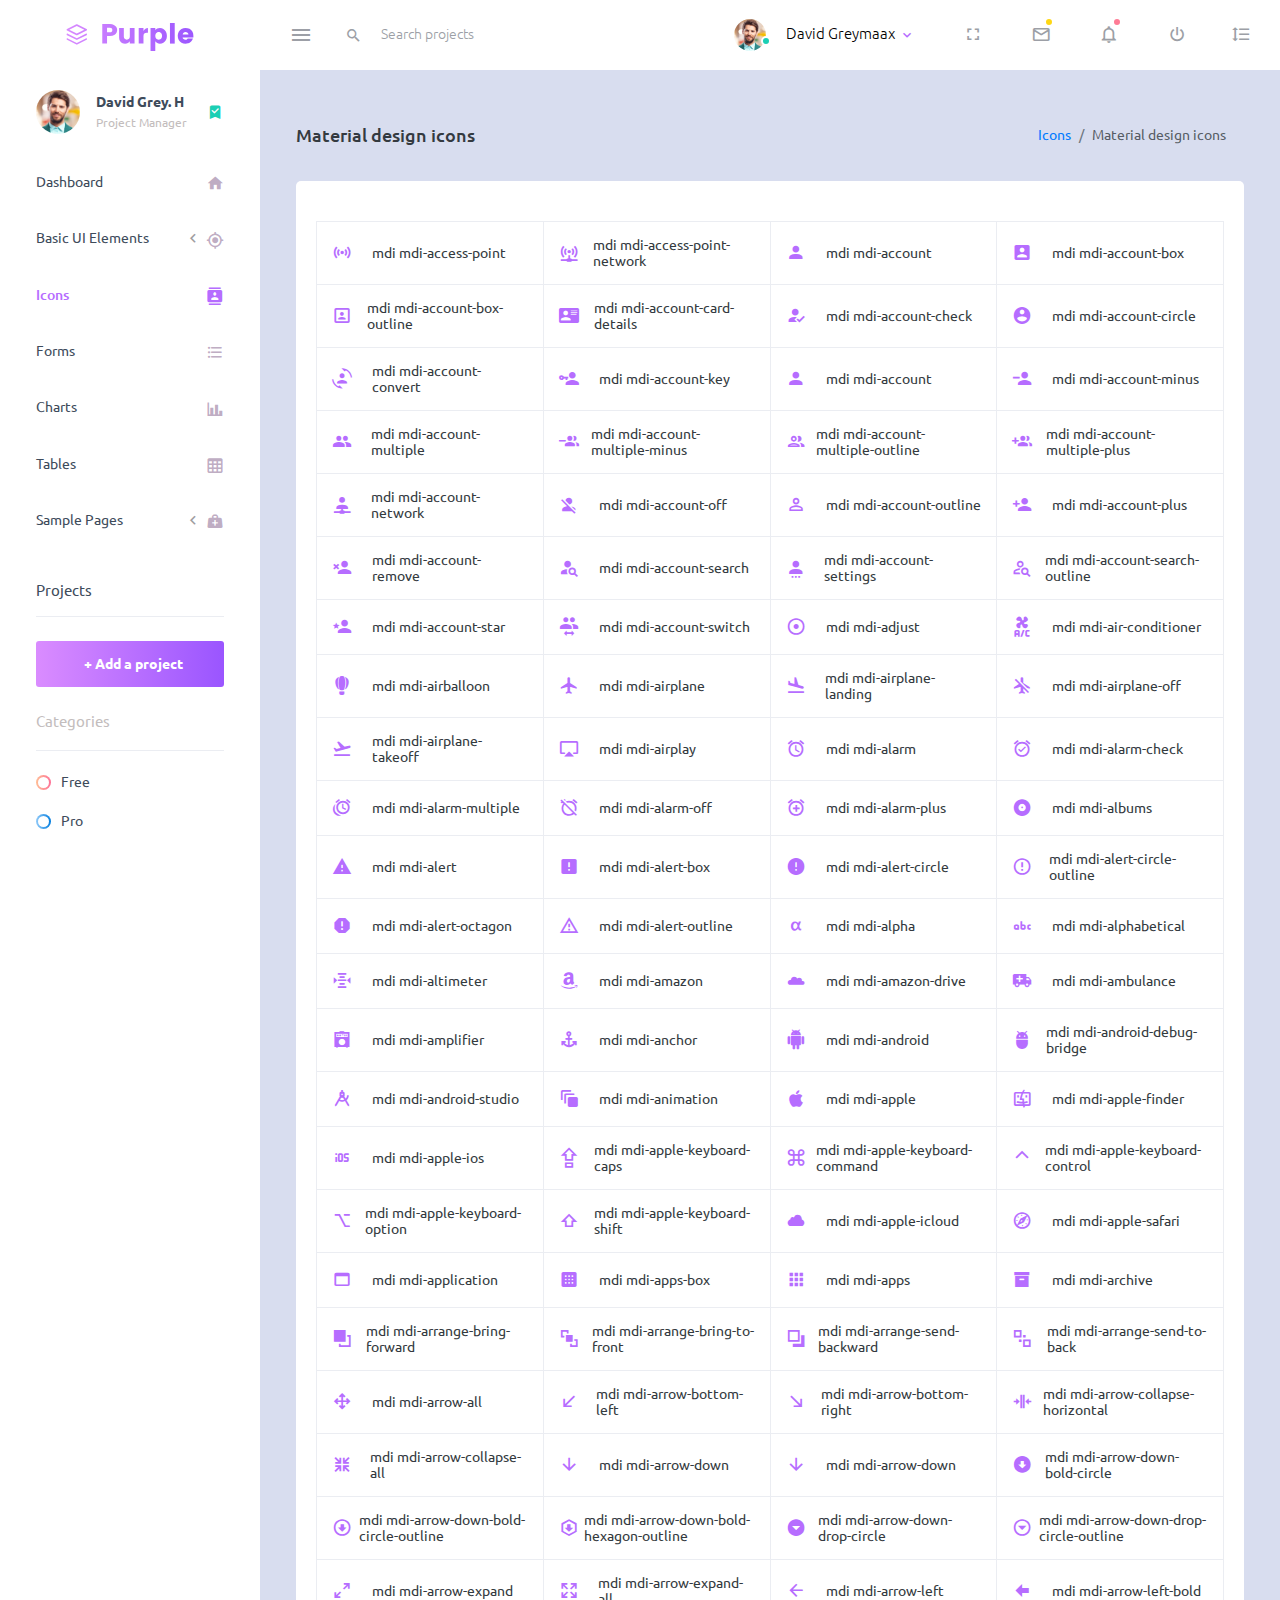
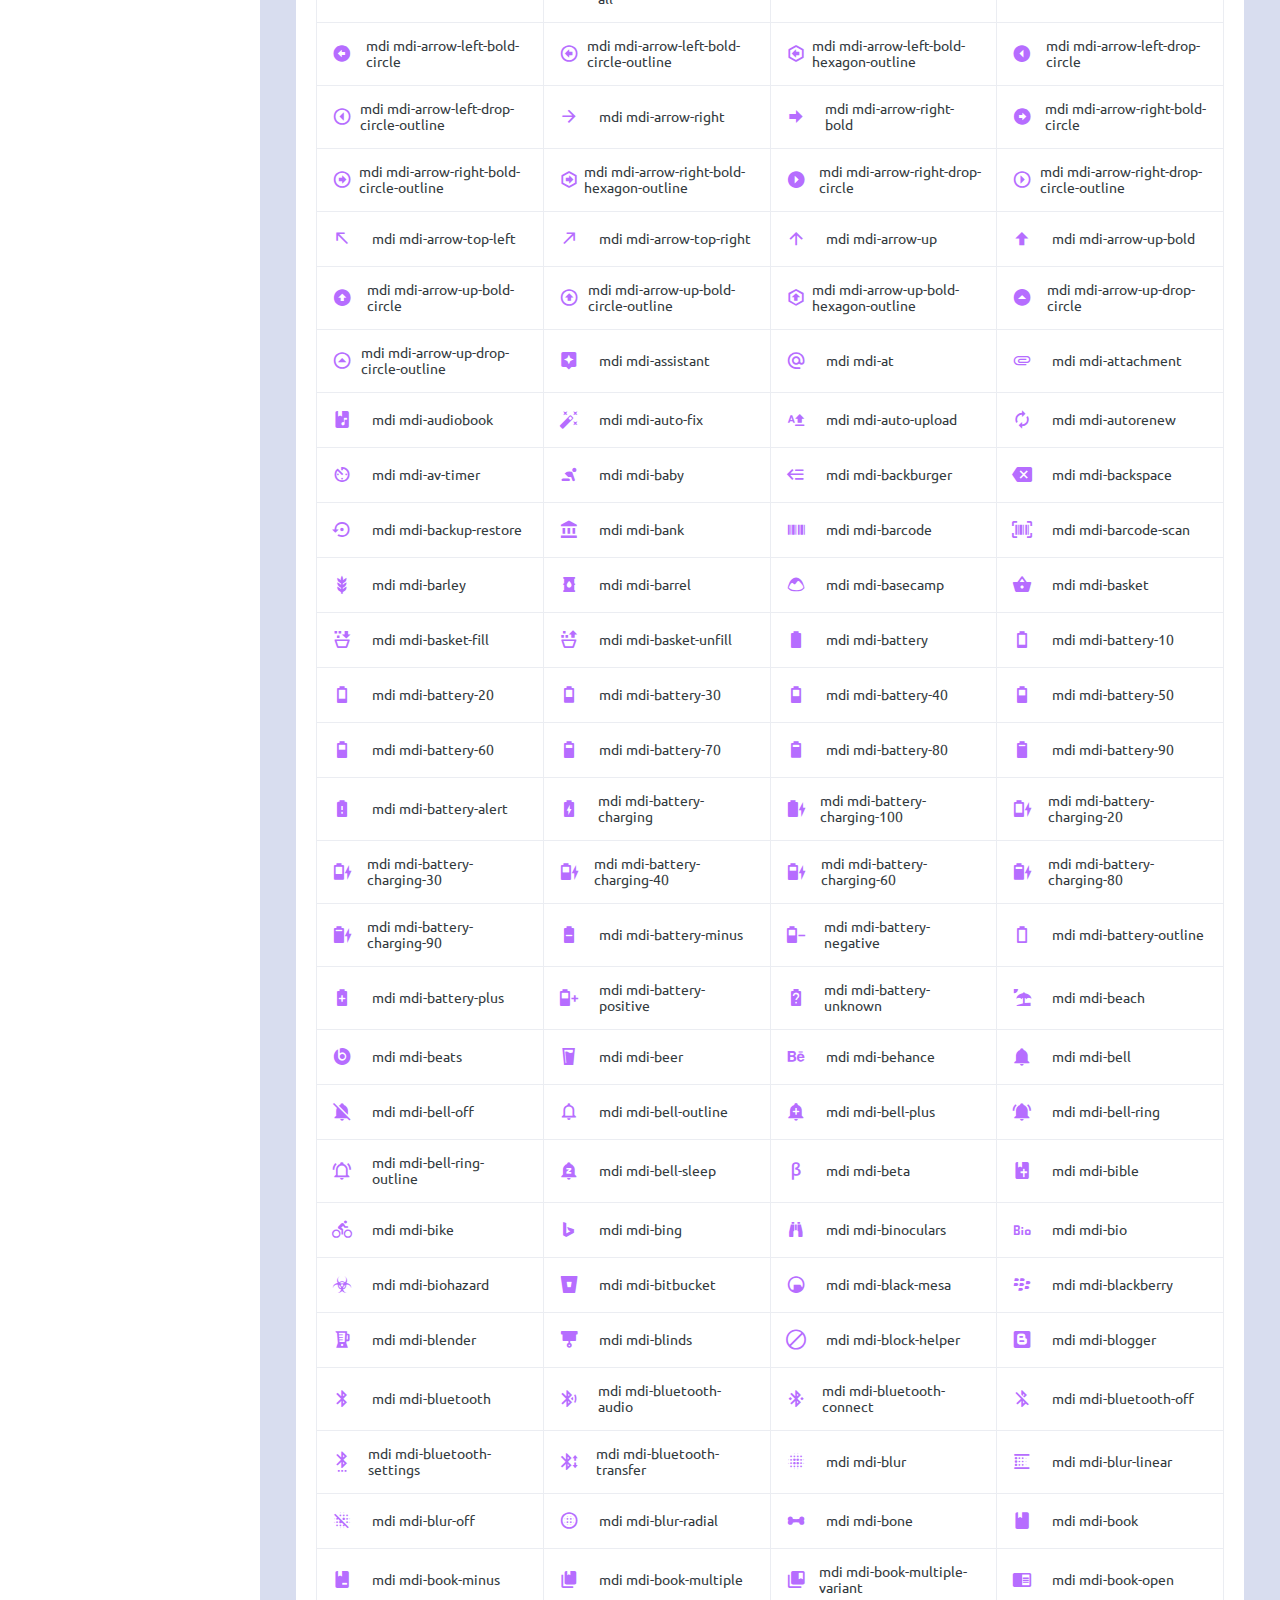
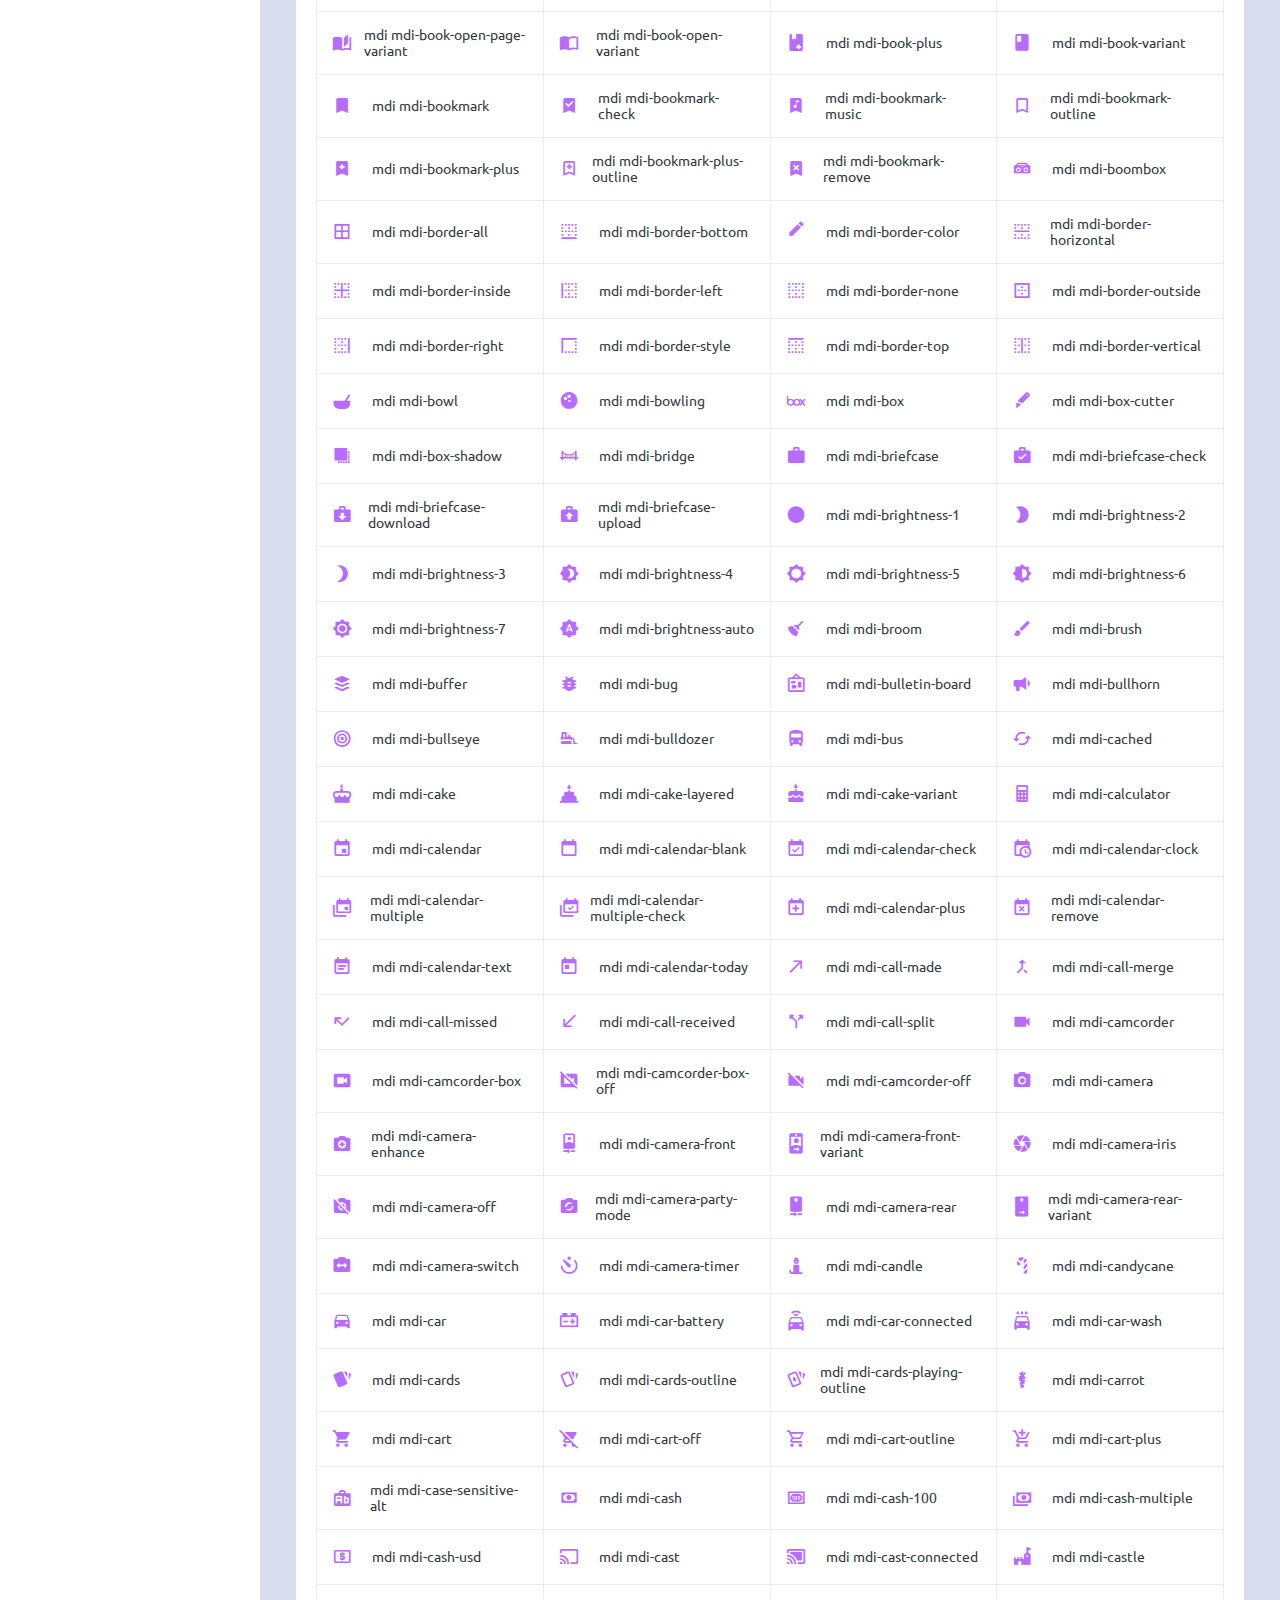
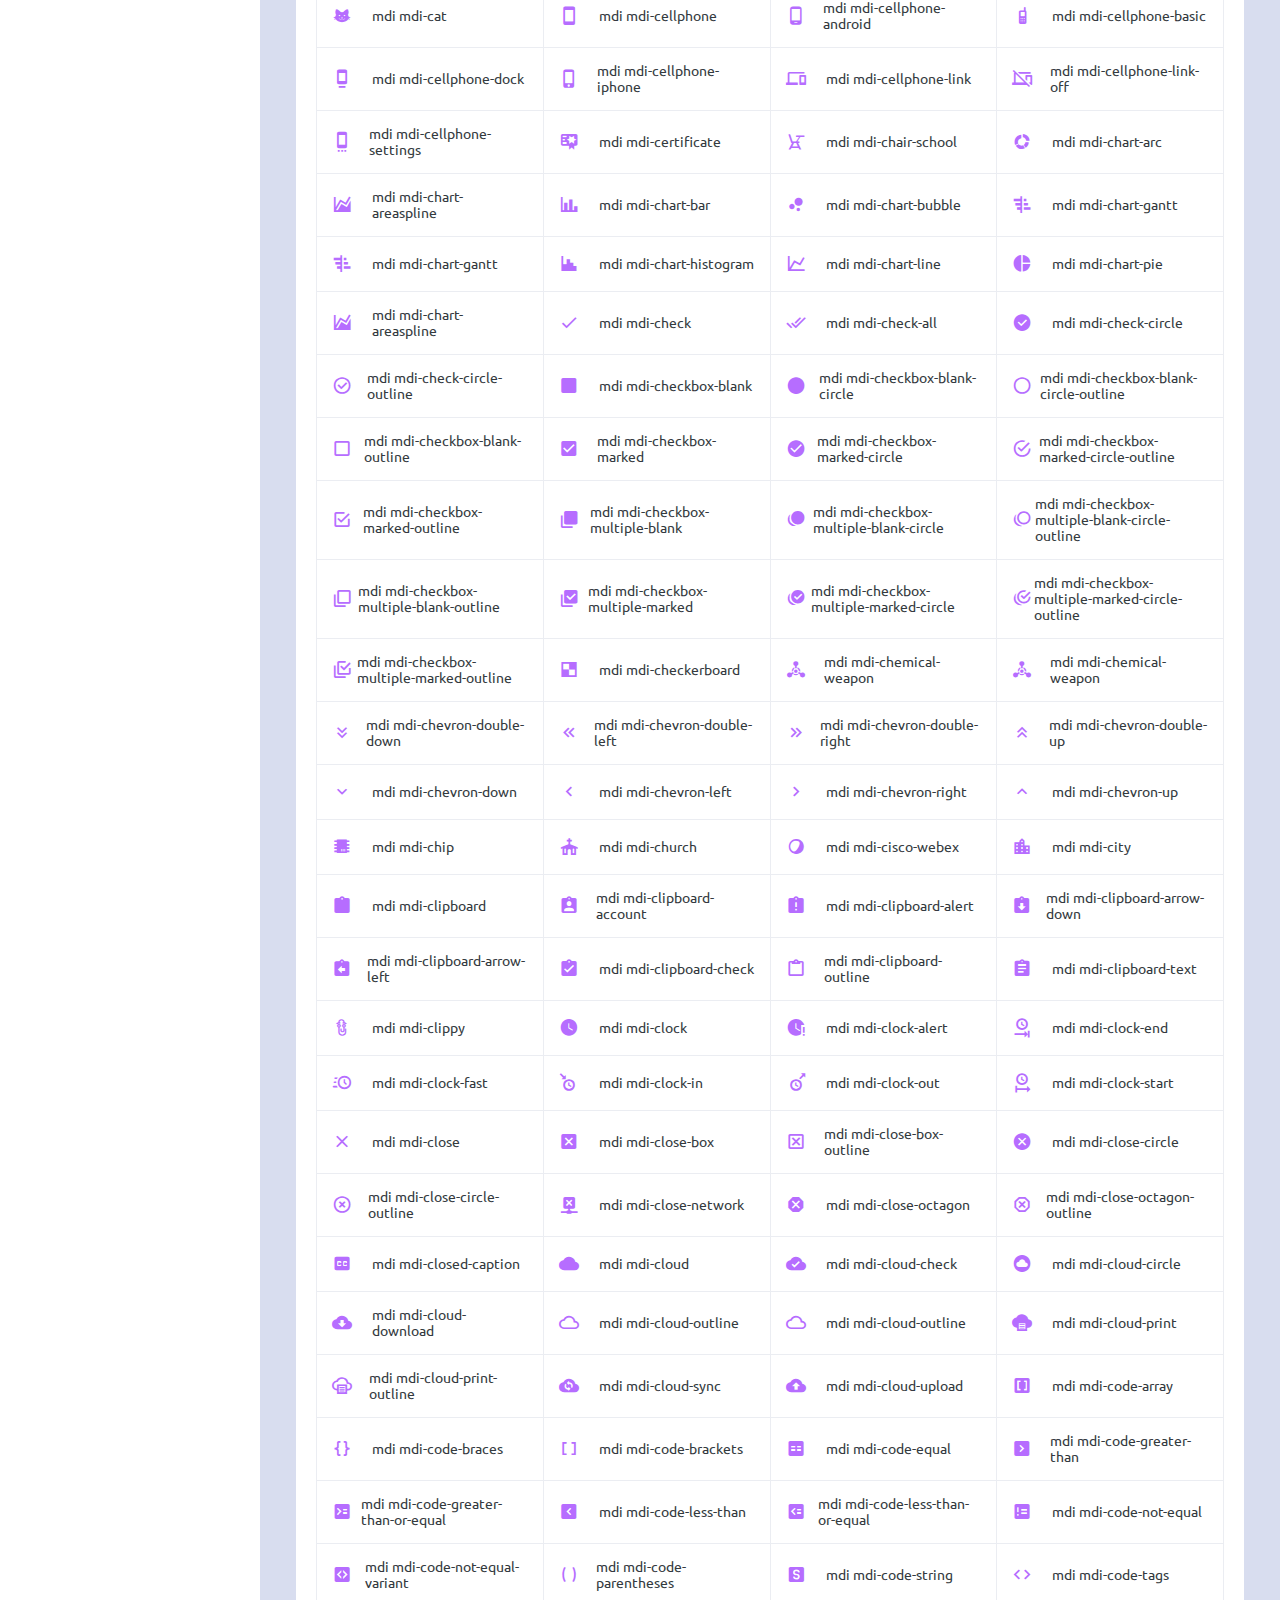
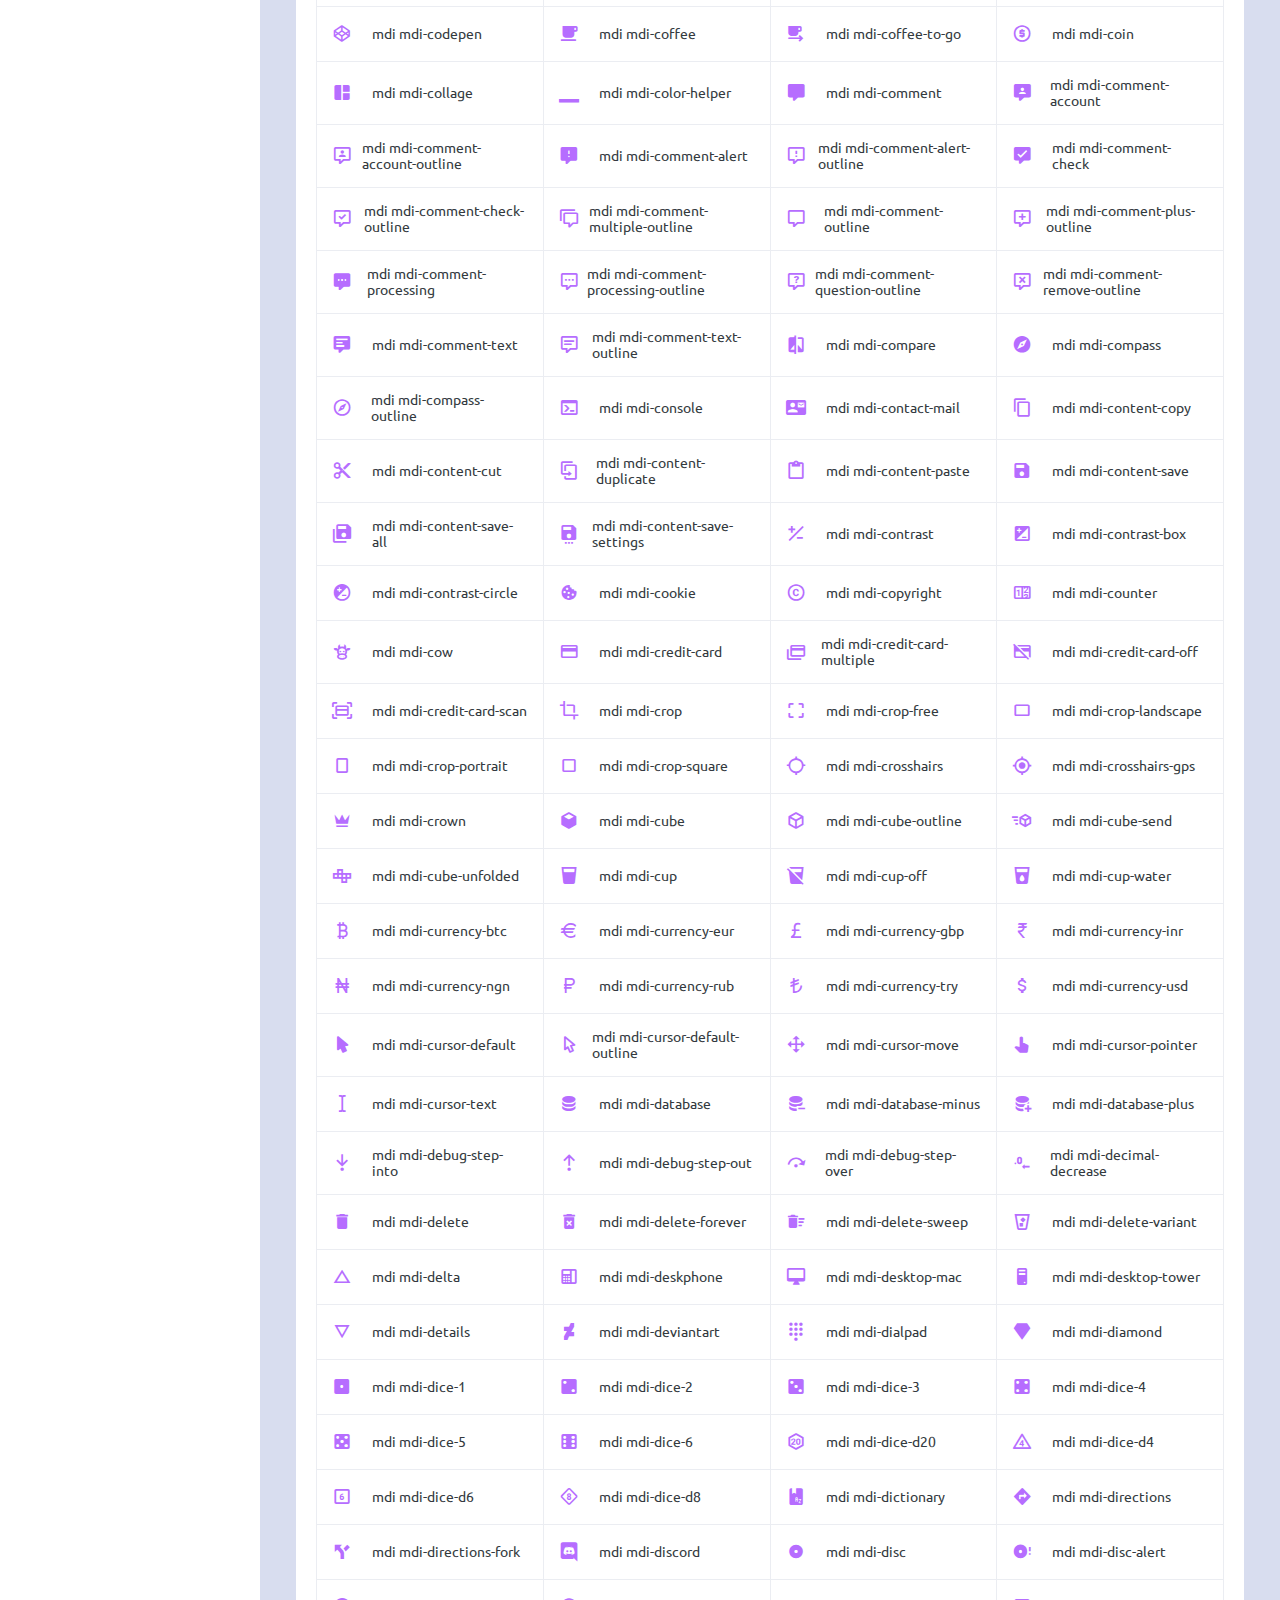
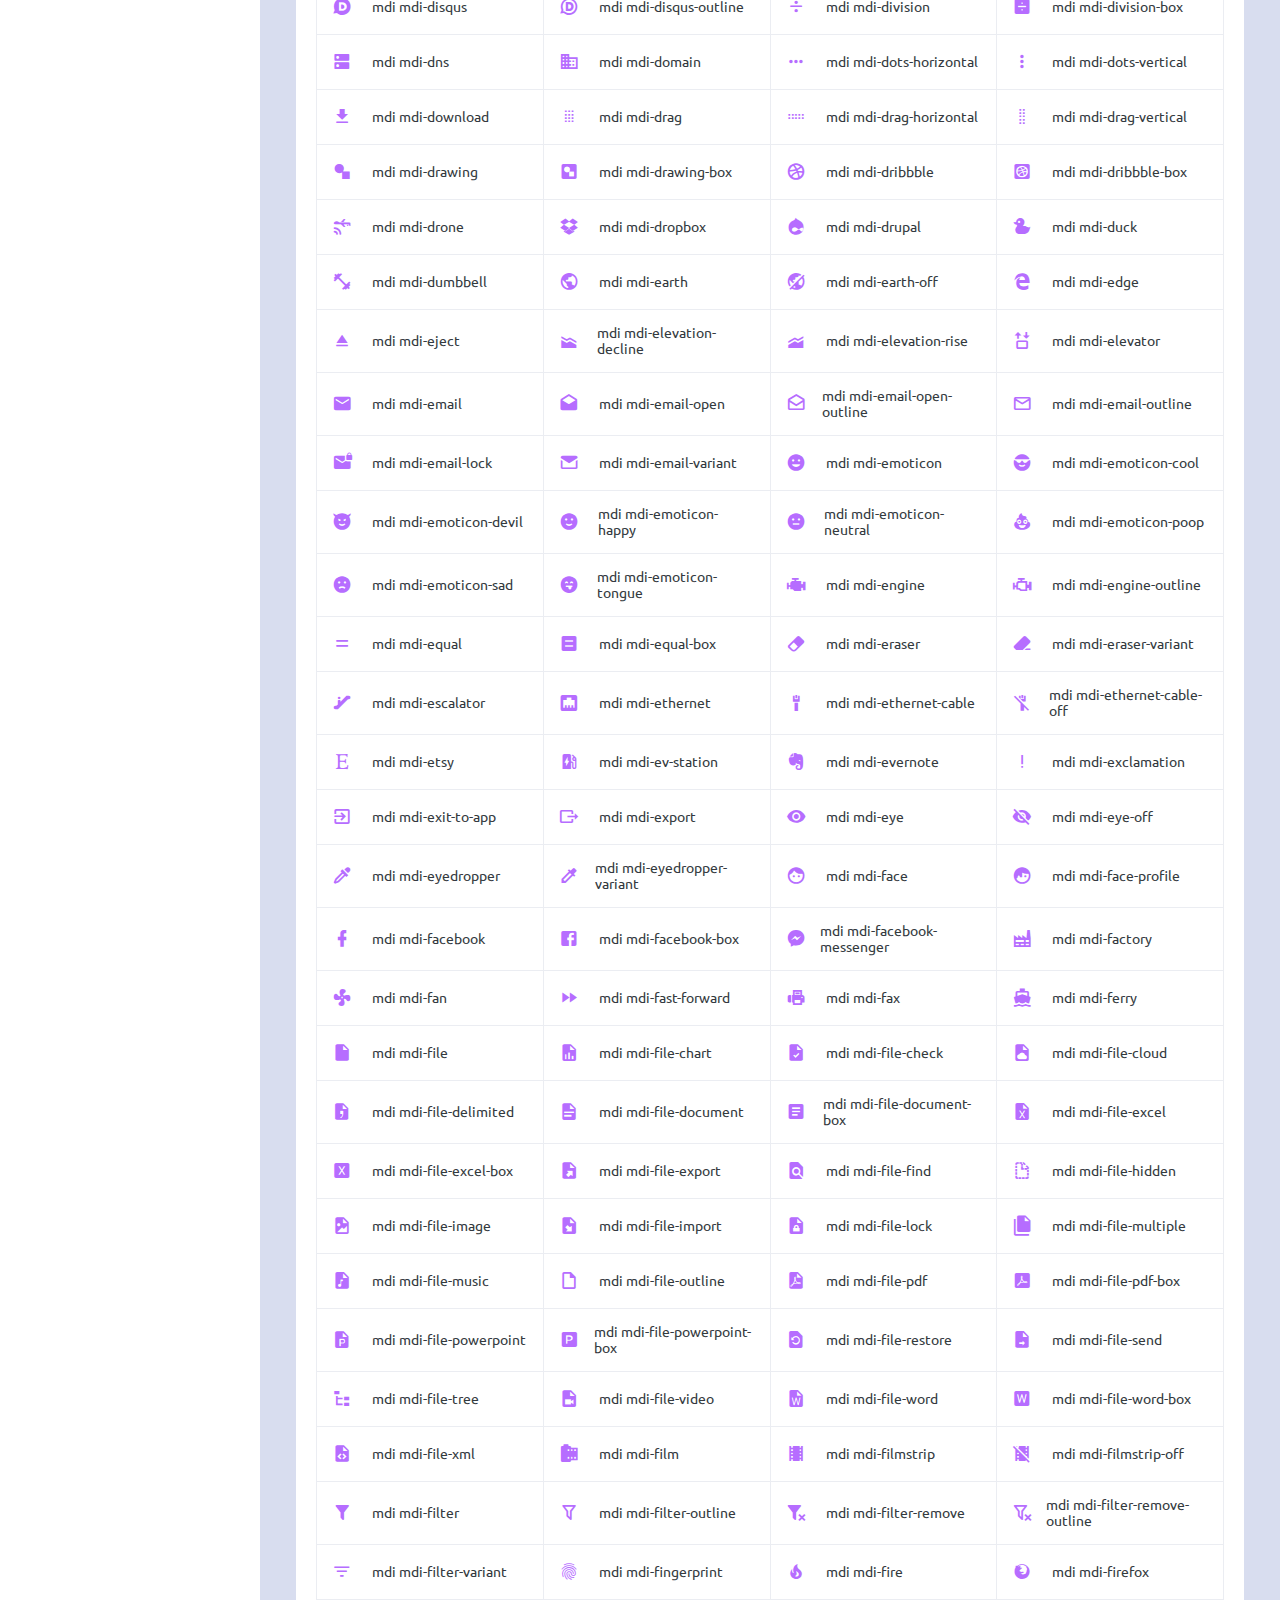
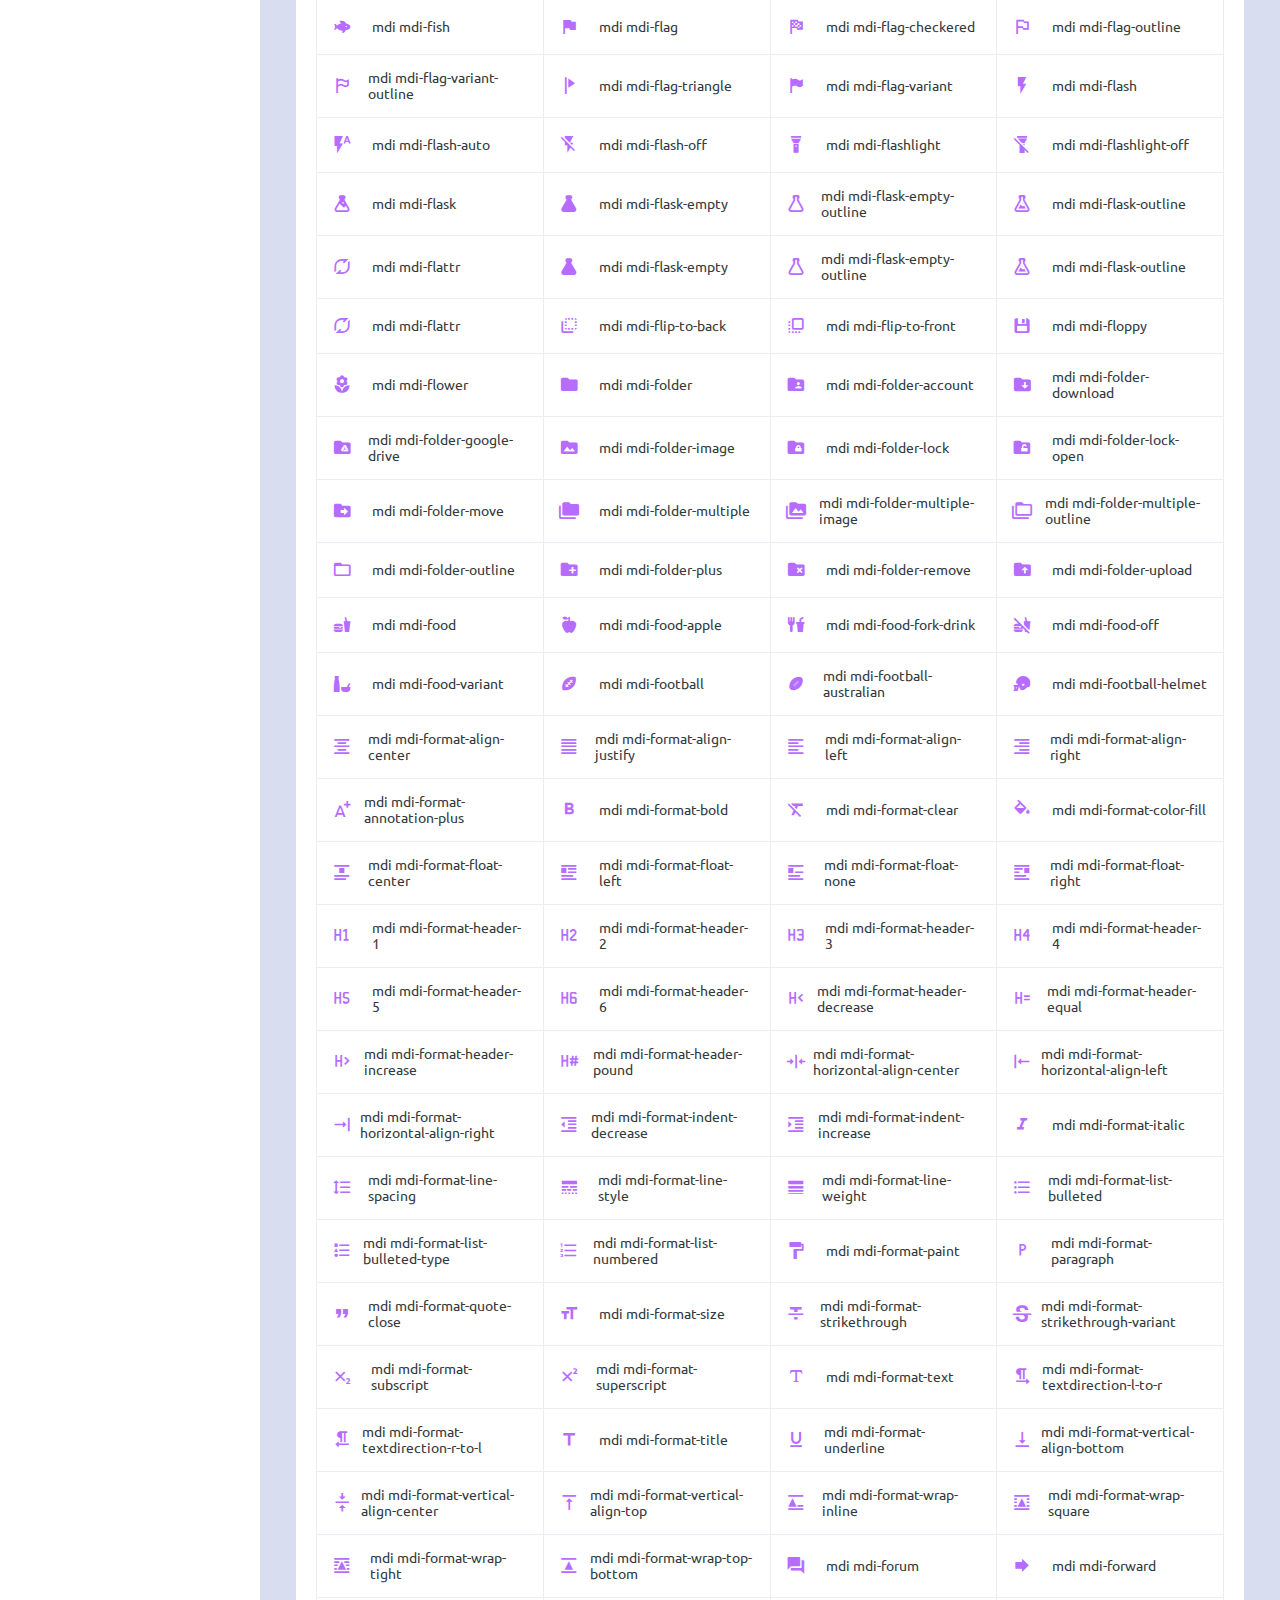
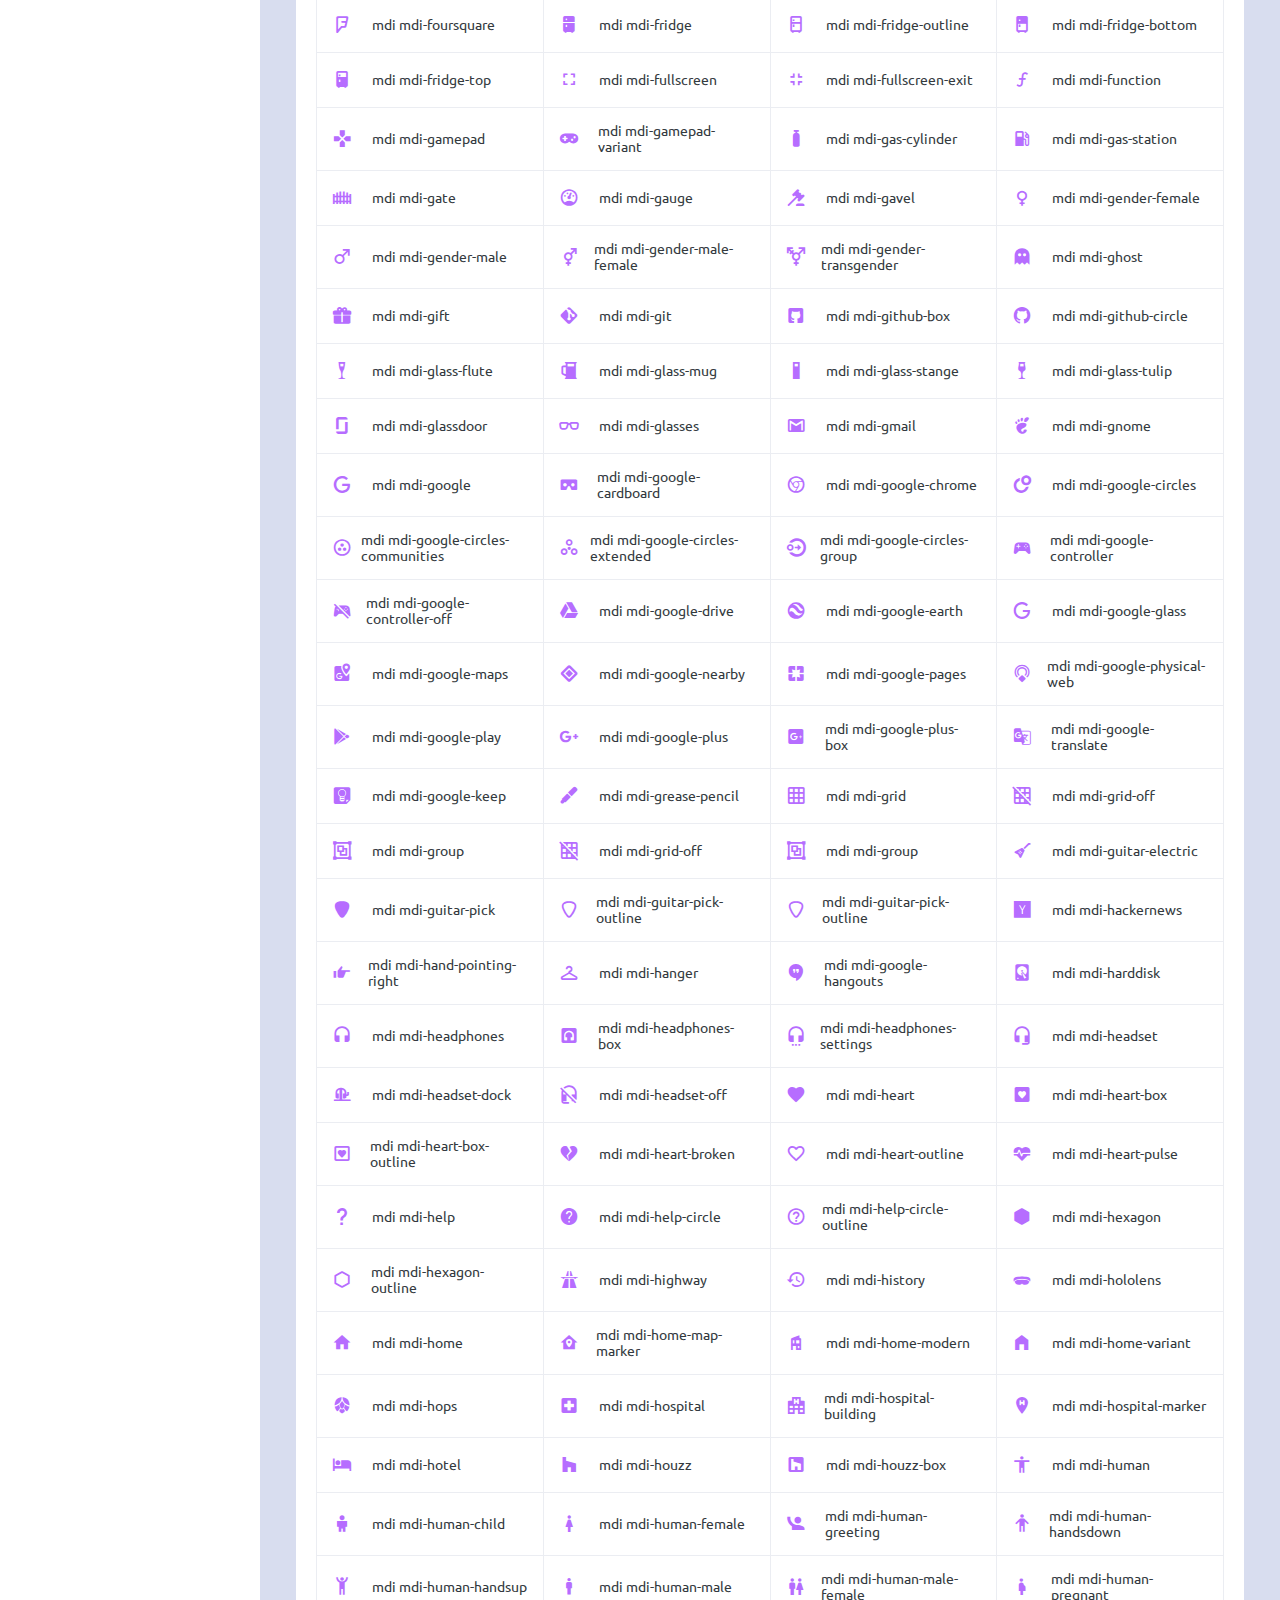
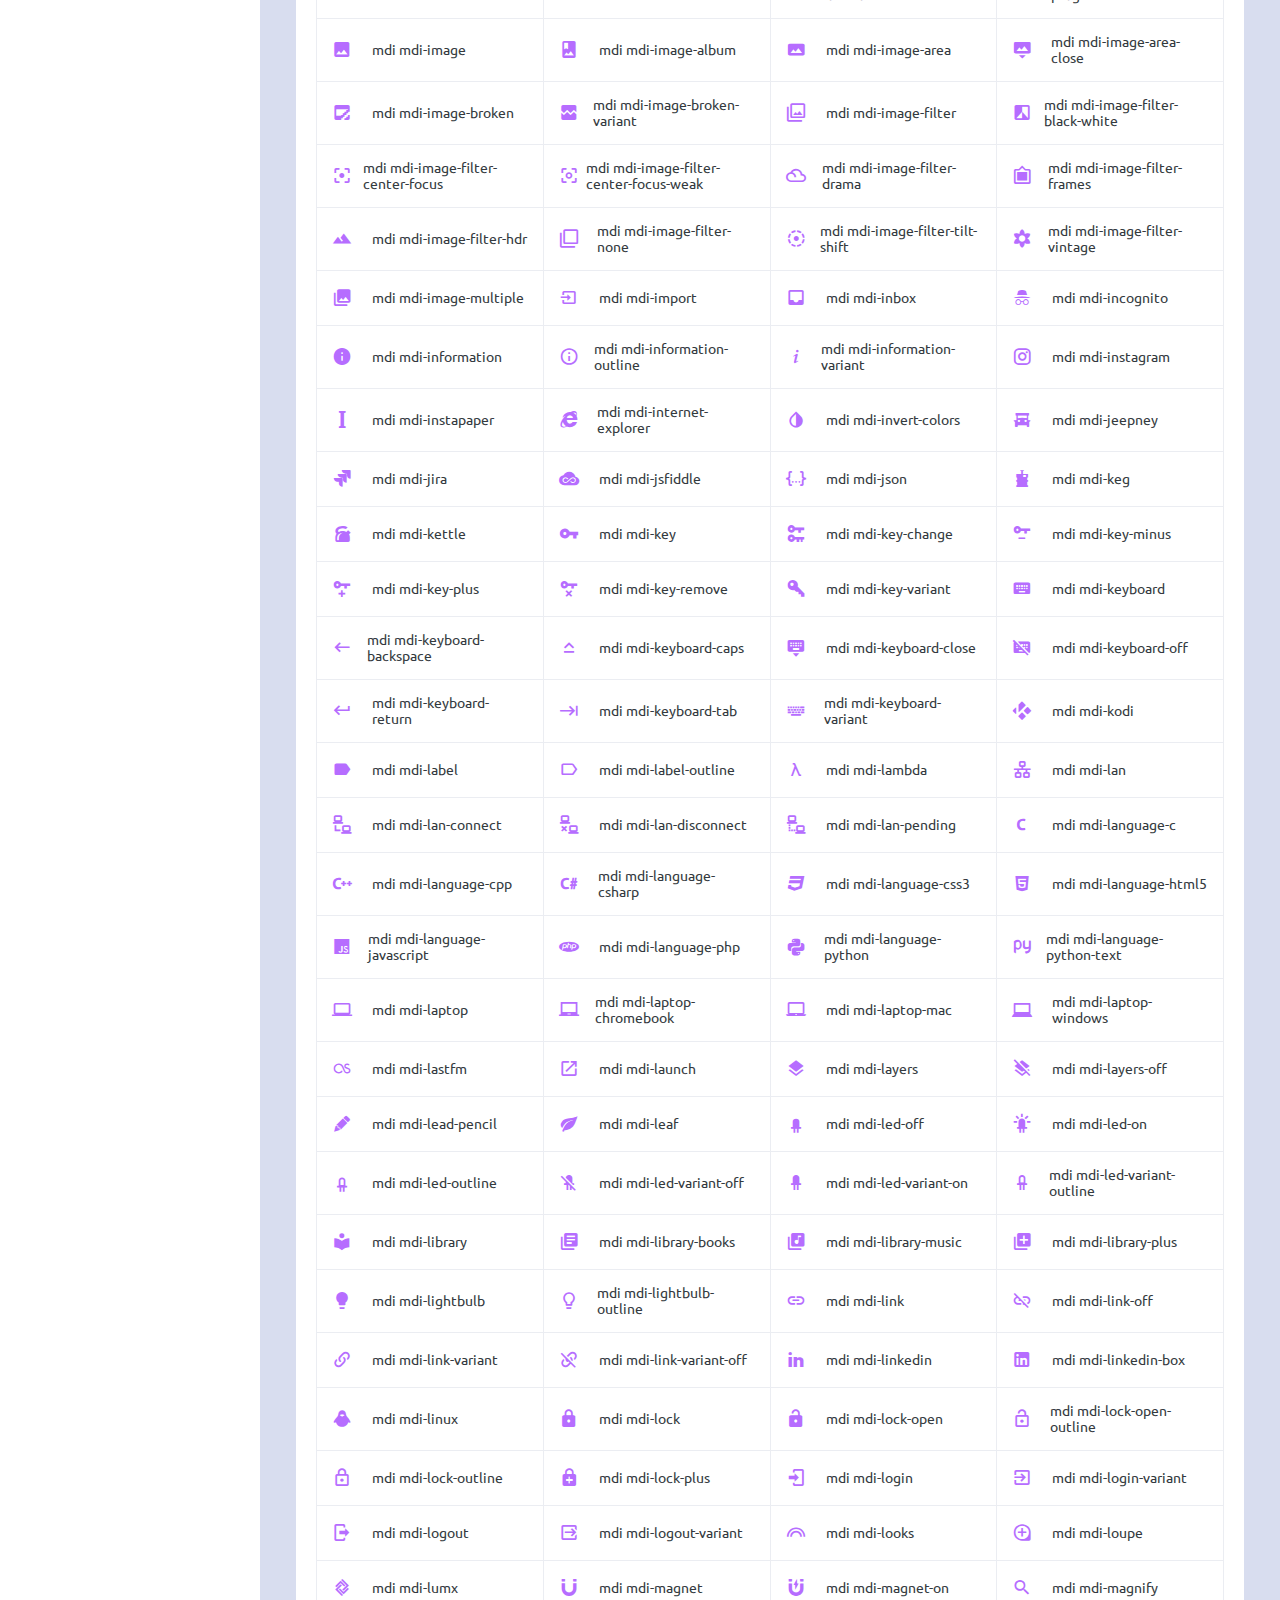
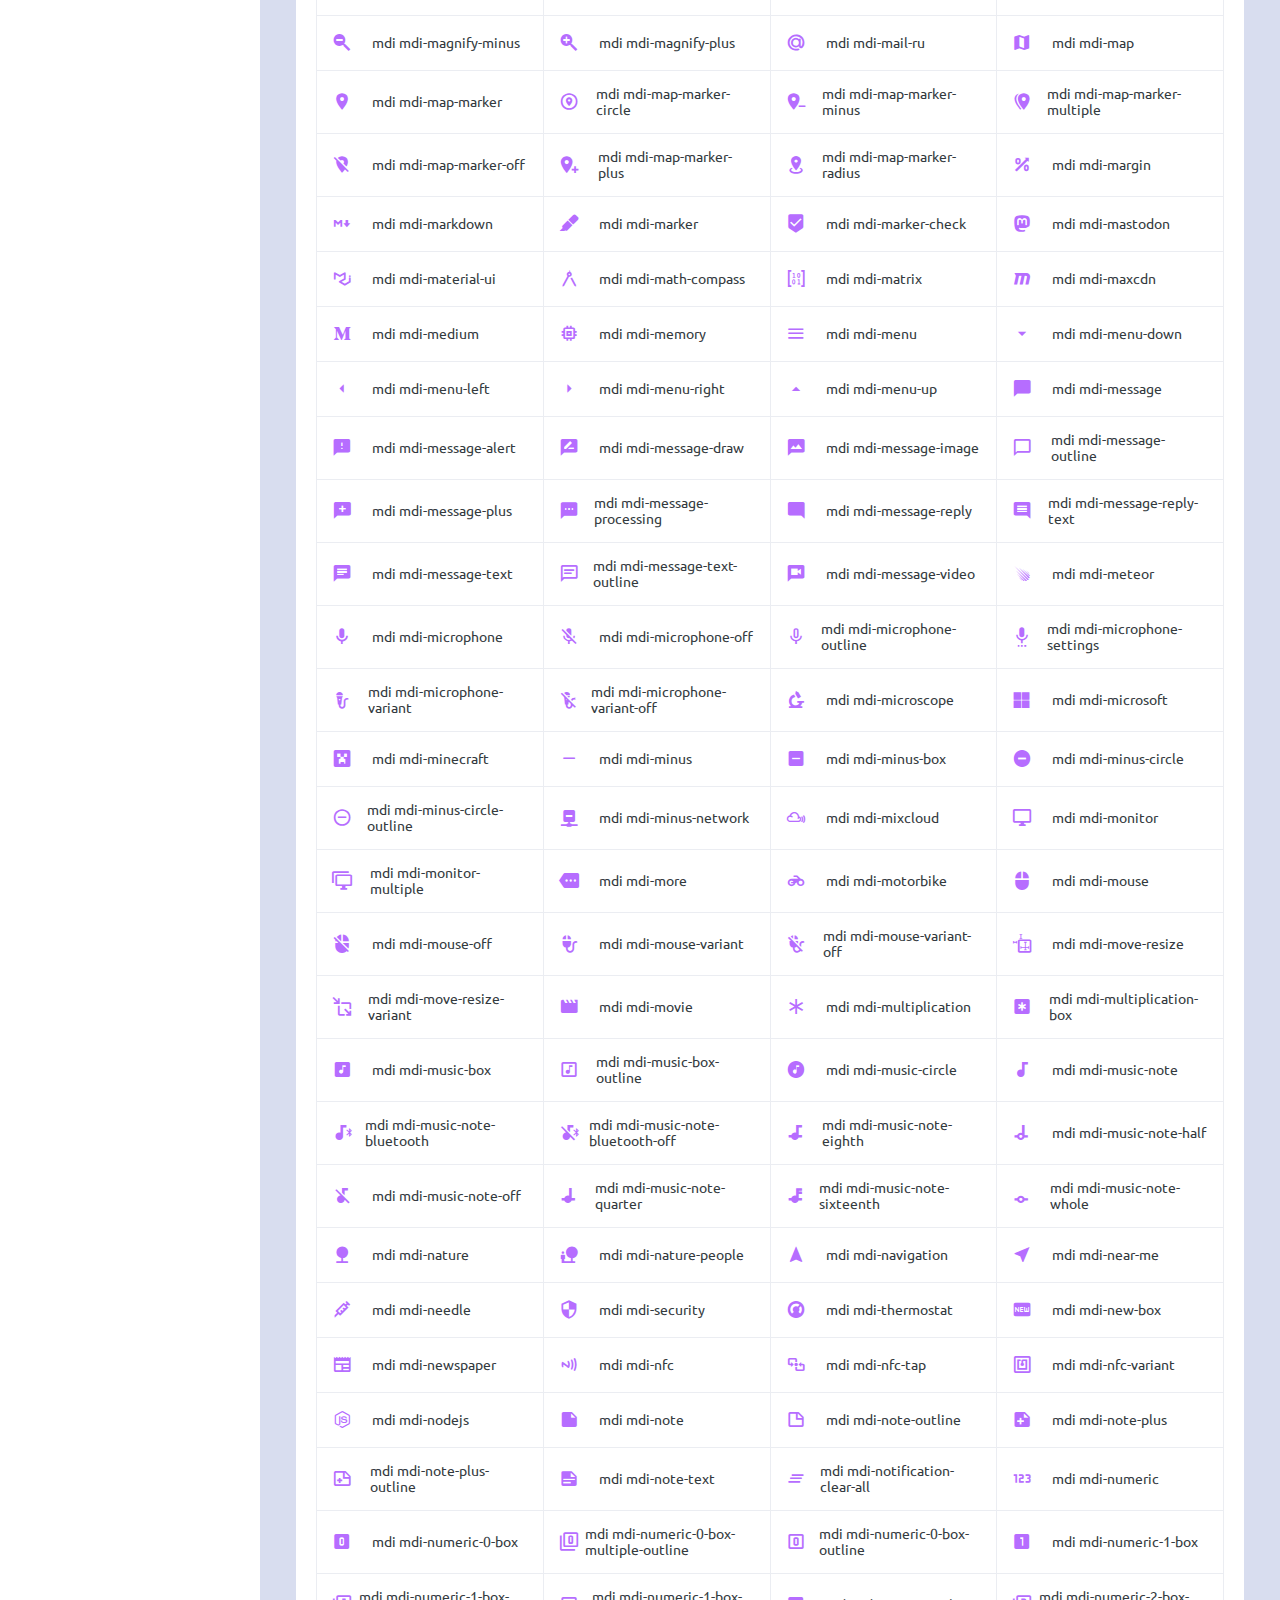
<file: Cpanel/pages/icons/mdi.html>
<!DOCTYPE html>
<html lang="en">
  <head>
    <!-- Required meta tags -->
    <meta charset="utf-8">
    <meta name="viewport" content="width=device-width, initial-scale=1, shrink-to-fit=no">
    <title>Purple Admin</title>
    <!-- plugins:css -->
    <link rel="stylesheet" href="../../assets/vendors/mdi/css/materialdesignicons.min.css">
    <link rel="stylesheet" href="../../assets/vendors/css/vendor.bundle.base.css">
    <!-- endinject -->
    <!-- Plugin css for this page -->
    <!-- End Plugin css for this page -->
    <!-- inject:css -->
    <!-- endinject -->
    <!-- Layout styles -->
    <link rel="stylesheet" href="../../assets/css/style.css">
    <!-- End layout styles -->
    <link rel="shortcut icon" href="../../assets/images/favicon.png" />
  </head>
  <body>
    <div class=" container-scroller">
      <!-- partial:../../partials/_navbar.html -->
      <nav class="navbar default-layout-navbar col-lg-12 col-12 p-0 fixed-top d-flex flex-row">
        <div class="text-center navbar-brand-wrapper d-flex align-items-center justify-content-center">
          <a class="navbar-brand brand-logo" href="../../index.html"><img src="../../assets/images/logo.svg" alt="logo" /></a>
          <a class="navbar-brand brand-logo-mini" href="../../index.html"><img src="../../assets/images/logo-mini.svg" alt="logo" /></a>
        </div>
        <div class="navbar-menu-wrapper d-flex align-items-stretch">
          <button class="navbar-toggler navbar-toggler align-self-center" type="button" data-toggle="minimize">
            <span class="mdi mdi-menu"></span>
          </button>
          <div class="search-field d-none d-md-block">
            <form class="d-flex align-items-center h-100" action="#">
              <div class="input-group">
                <div class="input-group-prepend bg-transparent">
                  <i class="input-group-text border-0 mdi mdi-magnify"></i>
                </div>
                <input type="text" class="form-control bg-transparent border-0" placeholder="Search projects">
              </div>
            </form>
          </div>
          <ul class="navbar-nav navbar-nav-right">
            <li class="nav-item nav-profile dropdown">
              <a class="nav-link dropdown-toggle" id="profileDropdown" href="#" data-toggle="dropdown" aria-expanded="false">
                <div class="nav-profile-img">
                  <img src="../../assets/images/faces/face1.jpg" alt="image">
                  <span class="availability-status online"></span>
                </div>
                <div class="nav-profile-text">
                  <p class="mb-1 text-black">David Greymaax</p>
                </div>
              </a>
              <div class="dropdown-menu navbar-dropdown" aria-labelledby="profileDropdown">
                <a class="dropdown-item" href="#">
                  <i class="mdi mdi-cached mr-2 text-success"></i> Activity Log </a>
                <div class="dropdown-divider"></div>
                <a class="dropdown-item" href="#">
                  <i class="mdi mdi-logout mr-2 text-primary"></i> Signout </a>
              </div>
            </li>
            <li class="nav-item d-none d-lg-block full-screen-link">
              <a class="nav-link">
                <i class="mdi mdi-fullscreen" id="fullscreen-button"></i>
              </a>
            </li>
            <li class="nav-item dropdown">
              <a class="nav-link count-indicator dropdown-toggle" id="messageDropdown" href="#" data-toggle="dropdown" aria-expanded="false">
                <i class="mdi mdi-email-outline"></i>
                <span class="count-symbol bg-warning"></span>
              </a>
              <div class="dropdown-menu dropdown-menu-right navbar-dropdown preview-list" aria-labelledby="messageDropdown">
                <h6 class="p-3 mb-0">Messages</h6>
                <div class="dropdown-divider"></div>
                <a class="dropdown-item preview-item">
                  <div class="preview-thumbnail">
                    <img src="../../assets/images/faces/face4.jpg" alt="image" class="profile-pic">
                  </div>
                  <div class="preview-item-content d-flex align-items-start flex-column justify-content-center">
                    <h6 class="preview-subject ellipsis mb-1 font-weight-normal">Mark send you a message</h6>
                    <p class="text-gray mb-0"> 1 Minutes ago </p>
                  </div>
                </a>
                <div class="dropdown-divider"></div>
                <a class="dropdown-item preview-item">
                  <div class="preview-thumbnail">
                    <img src="../../assets/images/faces/face2.jpg" alt="image" class="profile-pic">
                  </div>
                  <div class="preview-item-content d-flex align-items-start flex-column justify-content-center">
                    <h6 class="preview-subject ellipsis mb-1 font-weight-normal">Cregh send you a message</h6>
                    <p class="text-gray mb-0"> 15 Minutes ago </p>
                  </div>
                </a>
                <div class="dropdown-divider"></div>
                <a class="dropdown-item preview-item">
                  <div class="preview-thumbnail">
                    <img src="../../assets/images/faces/face3.jpg" alt="image" class="profile-pic">
                  </div>
                  <div class="preview-item-content d-flex align-items-start flex-column justify-content-center">
                    <h6 class="preview-subject ellipsis mb-1 font-weight-normal">Profile picture updated</h6>
                    <p class="text-gray mb-0"> 18 Minutes ago </p>
                  </div>
                </a>
                <div class="dropdown-divider"></div>
                <h6 class="p-3 mb-0 text-center">4 new messages</h6>
              </div>
            </li>
            <li class="nav-item dropdown">
              <a class="nav-link count-indicator dropdown-toggle" id="notificationDropdown" href="#" data-toggle="dropdown">
                <i class="mdi mdi-bell-outline"></i>
                <span class="count-symbol bg-danger"></span>
              </a>
              <div class="dropdown-menu dropdown-menu-right navbar-dropdown preview-list" aria-labelledby="notificationDropdown">
                <h6 class="p-3 mb-0">Notifications</h6>
                <div class="dropdown-divider"></div>
                <a class="dropdown-item preview-item">
                  <div class="preview-thumbnail">
                    <div class="preview-icon bg-success">
                      <i class="mdi mdi-calendar"></i>
                    </div>
                  </div>
                  <div class="preview-item-content d-flex align-items-start flex-column justify-content-center">
                    <h6 class="preview-subject font-weight-normal mb-1">Event today</h6>
                    <p class="text-gray ellipsis mb-0"> Just a reminder that you have an event today </p>
                  </div>
                </a>
                <div class="dropdown-divider"></div>
                <a class="dropdown-item preview-item">
                  <div class="preview-thumbnail">
                    <div class="preview-icon bg-warning">
                      <i class="mdi mdi-settings"></i>
                    </div>
                  </div>
                  <div class="preview-item-content d-flex align-items-start flex-column justify-content-center">
                    <h6 class="preview-subject font-weight-normal mb-1">Settings</h6>
                    <p class="text-gray ellipsis mb-0"> Update dashboard </p>
                  </div>
                </a>
                <div class="dropdown-divider"></div>
                <a class="dropdown-item preview-item">
                  <div class="preview-thumbnail">
                    <div class="preview-icon bg-info">
                      <i class="mdi mdi-link-variant"></i>
                    </div>
                  </div>
                  <div class="preview-item-content d-flex align-items-start flex-column justify-content-center">
                    <h6 class="preview-subject font-weight-normal mb-1">Launch Admin</h6>
                    <p class="text-gray ellipsis mb-0"> New admin wow! </p>
                  </div>
                </a>
                <div class="dropdown-divider"></div>
                <h6 class="p-3 mb-0 text-center">See all notifications</h6>
              </div>
            </li>
            <li class="nav-item nav-logout d-none d-lg-block">
              <a class="nav-link" href="#">
                <i class="mdi mdi-power"></i>
              </a>
            </li>
            <li class="nav-item nav-settings d-none d-lg-block">
              <a class="nav-link" href="#">
                <i class="mdi mdi-format-line-spacing"></i>
              </a>
            </li>
          </ul>
          <button class="navbar-toggler navbar-toggler-right d-lg-none align-self-center" type="button" data-toggle="offcanvas">
            <span class="mdi mdi-menu"></span>
          </button>
        </div>
      </nav>
      <!-- partial -->
      <div class="container-fluid page-body-wrapper">
        <!-- partial:../../partials/_sidebar.html -->
        <nav class="sidebar sidebar-offcanvas" id="sidebar">
          <ul class="nav">
            <li class="nav-item nav-profile">
              <a href="#" class="nav-link">
                <div class="nav-profile-image">
                  <img src="../../assets/images/faces/face1.jpg" alt="profile">
                  <span class="login-status online"></span>
                  <!--change to offline or busy as needed-->
                </div>
                <div class="nav-profile-text d-flex flex-column">
                  <span class="font-weight-bold mb-2">David Grey. H</span>
                  <span class="text-secondary text-small">Project Manager</span>
                </div>
                <i class="mdi mdi-bookmark-check text-success nav-profile-badge"></i>
              </a>
            </li>
            <li class="nav-item">
              <a class="nav-link" href="../../index.html">
                <span class="menu-title">Dashboard</span>
                <i class="mdi mdi-home menu-icon"></i>
              </a>
            </li>
            <li class="nav-item">
              <a class="nav-link" data-toggle="collapse" href="#ui-basic" aria-expanded="false" aria-controls="ui-basic">
                <span class="menu-title">Basic UI Elements</span>
                <i class="menu-arrow"></i>
                <i class="mdi mdi-crosshairs-gps menu-icon"></i>
              </a>
              <div class="collapse" id="ui-basic">
                <ul class="nav flex-column sub-menu">
                  <li class="nav-item"> <a class="nav-link" href="../../pages/ui-features/buttons.html">Buttons</a></li>
                  <li class="nav-item"> <a class="nav-link" href="../../pages/ui-features/typography.html">Typography</a></li>
                </ul>
              </div>
            </li>
            <li class="nav-item">
              <a class="nav-link" href="../../pages/icons/mdi.html">
                <span class="menu-title">Icons</span>
                <i class="mdi mdi-contacts menu-icon"></i>
              </a>
            </li>
            <li class="nav-item">
              <a class="nav-link" href="../../pages/forms/basic_elements.html">
                <span class="menu-title">Forms</span>
                <i class="mdi mdi-format-list-bulleted menu-icon"></i>
              </a>
            </li>
            <li class="nav-item">
              <a class="nav-link" href="../../pages/charts/chartjs.html">
                <span class="menu-title">Charts</span>
                <i class="mdi mdi-chart-bar menu-icon"></i>
              </a>
            </li>
            <li class="nav-item">
              <a class="nav-link" href="../../pages/tables/basic-table.html">
                <span class="menu-title">Tables</span>
                <i class="mdi mdi-table-large menu-icon"></i>
              </a>
            </li>
            <li class="nav-item">
              <a class="nav-link" data-toggle="collapse" href="#general-pages" aria-expanded="false" aria-controls="general-pages">
                <span class="menu-title">Sample Pages</span>
                <i class="menu-arrow"></i>
                <i class="mdi mdi-medical-bag menu-icon"></i>
              </a>
              <div class="collapse" id="general-pages">
                <ul class="nav flex-column sub-menu">
                  <li class="nav-item"> <a class="nav-link" href="../../pages/samples/blank-page.html"> Blank Page </a></li>
                  <li class="nav-item"> <a class="nav-link" href="../../pages/samples/login.html"> Login </a></li>
                  <li class="nav-item"> <a class="nav-link" href="../../pages/samples/register.html"> Register </a></li>
                  <li class="nav-item"> <a class="nav-link" href="../../pages/samples/error-404.html"> 404 </a></li>
                  <li class="nav-item"> <a class="nav-link" href="../../pages/samples/error-500.html"> 500 </a></li>
                </ul>
              </div>
            </li>
            <li class="nav-item sidebar-actions">
              <span class="nav-link">
                <div class="border-bottom">
                  <h6 class="font-weight-normal mb-3">Projects</h6>
                </div>
                <button class="btn btn-block btn-lg btn-gradient-primary mt-4">+ Add a project</button>
                <div class="mt-4">
                  <div class="border-bottom">
                    <p class="text-secondary">Categories</p>
                  </div>
                  <ul class="gradient-bullet-list mt-4">
                    <li>Free</li>
                    <li>Pro</li>
                  </ul>
                </div>
              </span>
            </li>
          </ul>
        </nav>
        <!-- partial -->
        <div class="main-panel">
          <div class="content-wrapper">
            <div class="page-header">
              <h3 class="page-title"> Material design icons </h3>
              <nav aria-label="breadcrumb">
                <ol class="breadcrumb">
                  <li class="breadcrumb-item"><a href="#">Icons</a></li>
                  <li class="breadcrumb-item active" aria-current="page">Material design icons</li>
                </ol>
              </nav>
            </div>
            <div class="row">
              <div class="col-lg-12 grid-margin">
                <div class="card">
                  <div class="card-body">
                    <div class="row icons-list">
                      <div class="col-sm-6 col-md-4 col-lg-3">
                        <i class="mdi mdi-access-point"></i> mdi mdi-access-point </div>
                      <div class="col-sm-6 col-md-4 col-lg-3">
                        <i class="mdi mdi-access-point-network"></i> mdi mdi-access-point-network </div>
                      <div class="col-sm-6 col-md-4 col-lg-3">
                        <i class="mdi mdi-account"></i> mdi mdi-account </div>
                      <div class="col-sm-6 col-md-4 col-lg-3">
                        <i class="mdi mdi-account-box"></i> mdi mdi-account-box </div>
                      <div class="col-sm-6 col-md-4 col-lg-3">
                        <i class="mdi mdi-account-box-outline"></i> mdi mdi-account-box-outline </div>
                      <div class="col-sm-6 col-md-4 col-lg-3">
                        <i class="mdi mdi-account-card-details"></i> mdi mdi-account-card-details </div>
                      <div class="col-sm-6 col-md-4 col-lg-3">
                        <i class="mdi mdi-account-check"></i> mdi mdi-account-check </div>
                      <div class="col-sm-6 col-md-4 col-lg-3">
                        <i class="mdi mdi-account-circle"></i> mdi mdi-account-circle </div>
                      <div class="col-sm-6 col-md-4 col-lg-3">
                        <i class="mdi mdi-account-convert"></i> mdi mdi-account-convert </div>
                      <div class="col-sm-6 col-md-4 col-lg-3">
                        <i class="mdi mdi-account-key"></i> mdi mdi-account-key </div>
                      <div class="col-sm-6 col-md-4 col-lg-3">
                        <i class="mdi mdi-account"></i> mdi mdi-account </div>
                      <div class="col-sm-6 col-md-4 col-lg-3">
                        <i class="mdi mdi-account-minus"></i> mdi mdi-account-minus </div>
                      <div class="col-sm-6 col-md-4 col-lg-3">
                        <i class="mdi mdi-account-multiple"></i> mdi mdi-account-multiple </div>
                      <div class="col-sm-6 col-md-4 col-lg-3">
                        <i class="mdi mdi-account-multiple-minus"></i> mdi mdi-account-multiple-minus </div>
                      <div class="col-sm-6 col-md-4 col-lg-3">
                        <i class="mdi mdi-account-multiple-outline"></i> mdi mdi-account-multiple-outline </div>
                      <div class="col-sm-6 col-md-4 col-lg-3">
                        <i class="mdi mdi-account-multiple-plus"></i> mdi mdi-account-multiple-plus </div>
                      <div class="col-sm-6 col-md-4 col-lg-3">
                        <i class="mdi mdi-account-network"></i> mdi mdi-account-network </div>
                      <div class="col-sm-6 col-md-4 col-lg-3">
                        <i class="mdi mdi-account-off"></i> mdi mdi-account-off </div>
                      <div class="col-sm-6 col-md-4 col-lg-3">
                        <i class="mdi mdi-account-outline"></i> mdi mdi-account-outline </div>
                      <div class="col-sm-6 col-md-4 col-lg-3">
                        <i class="mdi mdi-account-plus"></i> mdi mdi-account-plus </div>
                      <div class="col-sm-6 col-md-4 col-lg-3">
                        <i class="mdi mdi-account-remove"></i> mdi mdi-account-remove </div>
                      <div class="col-sm-6 col-md-4 col-lg-3">
                        <i class="mdi mdi-account-search"></i> mdi mdi-account-search </div>
                      <div class="col-sm-6 col-md-4 col-lg-3">
                        <i class="mdi mdi-account-settings"></i> mdi mdi-account-settings </div>
                      <div class="col-sm-6 col-md-4 col-lg-3">
                        <i class="mdi mdi-account-search-outline"></i> mdi mdi-account-search-outline </div>
                      <div class="col-sm-6 col-md-4 col-lg-3">
                        <i class="mdi mdi-account-star"></i> mdi mdi-account-star </div>
                      <div class="col-sm-6 col-md-4 col-lg-3">
                        <i class="mdi mdi-account-switch"></i> mdi mdi-account-switch </div>
                      <div class="col-sm-6 col-md-4 col-lg-3">
                        <i class="mdi mdi-adjust"></i> mdi mdi-adjust </div>
                      <div class="col-sm-6 col-md-4 col-lg-3">
                        <i class="mdi mdi-air-conditioner"></i> mdi mdi-air-conditioner </div>
                      <div class="col-sm-6 col-md-4 col-lg-3">
                        <i class="mdi mdi-airballoon"></i> mdi mdi-airballoon </div>
                      <div class="col-sm-6 col-md-4 col-lg-3">
                        <i class="mdi mdi-airplane"></i> mdi mdi-airplane </div>
                      <div class="col-sm-6 col-md-4 col-lg-3">
                        <i class="mdi mdi-airplane-landing"></i> mdi mdi-airplane-landing </div>
                      <div class="col-sm-6 col-md-4 col-lg-3">
                        <i class="mdi mdi-airplane-off"></i> mdi mdi-airplane-off </div>
                      <div class="col-sm-6 col-md-4 col-lg-3">
                        <i class="mdi mdi-airplane-takeoff"></i> mdi mdi-airplane-takeoff </div>
                      <div class="col-sm-6 col-md-4 col-lg-3">
                        <i class="mdi mdi-airplay"></i> mdi mdi-airplay </div>
                      <div class="col-sm-6 col-md-4 col-lg-3">
                        <i class="mdi mdi-alarm"></i> mdi mdi-alarm </div>
                      <div class="col-sm-6 col-md-4 col-lg-3">
                        <i class="mdi mdi-alarm-check"></i> mdi mdi-alarm-check </div>
                      <div class="col-sm-6 col-md-4 col-lg-3">
                        <i class="mdi mdi-alarm-multiple"></i> mdi mdi-alarm-multiple </div>
                      <div class="col-sm-6 col-md-4 col-lg-3">
                        <i class="mdi mdi-alarm-off"></i> mdi mdi-alarm-off </div>
                      <div class="col-sm-6 col-md-4 col-lg-3">
                        <i class="mdi mdi-alarm-plus"></i> mdi mdi-alarm-plus </div>
                      <div class="col-sm-6 col-md-4 col-lg-3">
                        <i class="mdi mdi-album"></i> mdi mdi-albums </div>
                      <div class="col-sm-6 col-md-4 col-lg-3">
                        <i class="mdi mdi-alert"></i> mdi mdi-alert </div>
                      <div class="col-sm-6 col-md-4 col-lg-3">
                        <i class="mdi mdi-alert-box"></i> mdi mdi-alert-box </div>
                      <div class="col-sm-6 col-md-4 col-lg-3">
                        <i class="mdi mdi-alert-circle"></i> mdi mdi-alert-circle </div>
                      <div class="col-sm-6 col-md-4 col-lg-3">
                        <i class="mdi mdi-alert-circle-outline"></i> mdi mdi-alert-circle-outline </div>
                      <div class="col-sm-6 col-md-4 col-lg-3">
                        <i class="mdi mdi-alert-octagon"></i> mdi mdi-alert-octagon </div>
                      <div class="col-sm-6 col-md-4 col-lg-3">
                        <i class="mdi mdi-alert-outline"></i> mdi mdi-alert-outline </div>
                      <div class="col-sm-6 col-md-4 col-lg-3">
                        <i class="mdi mdi-alpha"></i> mdi mdi-alpha </div>
                      <div class="col-sm-6 col-md-4 col-lg-3">
                        <i class="mdi mdi-alphabetical"></i> mdi mdi-alphabetical </div>
                      <div class="col-sm-6 col-md-4 col-lg-3">
                        <i class="mdi mdi-altimeter"></i> mdi mdi-altimeter </div>
                      <div class="col-sm-6 col-md-4 col-lg-3">
                        <i class="mdi mdi-amazon"></i> mdi mdi-amazon </div>
                      <div class="col-sm-6 col-md-4 col-lg-3">
                        <i class="mdi mdi-amazon-drive"></i> mdi mdi-amazon-drive </div>
                      <div class="col-sm-6 col-md-4 col-lg-3">
                        <i class="mdi mdi-ambulance"></i> mdi mdi-ambulance </div>
                      <div class="col-sm-6 col-md-4 col-lg-3">
                        <i class="mdi mdi-amplifier"></i> mdi mdi-amplifier </div>
                      <div class="col-sm-6 col-md-4 col-lg-3">
                        <i class="mdi mdi-anchor"></i> mdi mdi-anchor </div>
                      <div class="col-sm-6 col-md-4 col-lg-3">
                        <i class="mdi mdi-android"></i> mdi mdi-android </div>
                      <div class="col-sm-6 col-md-4 col-lg-3">
                        <i class="mdi mdi-android-debug-bridge"></i> mdi mdi-android-debug-bridge </div>
                      <div class="col-sm-6 col-md-4 col-lg-3">
                        <i class="mdi mdi-android-studio"></i> mdi mdi-android-studio </div>
                      <div class="col-sm-6 col-md-4 col-lg-3">
                        <i class="mdi mdi-animation"></i> mdi mdi-animation </div>
                      <div class="col-sm-6 col-md-4 col-lg-3">
                        <i class="mdi mdi-apple"></i> mdi mdi-apple </div>
                      <div class="col-sm-6 col-md-4 col-lg-3">
                        <i class="mdi mdi-apple-finder"></i> mdi mdi-apple-finder </div>
                      <div class="col-sm-6 col-md-4 col-lg-3">
                        <i class="mdi mdi-apple-ios"></i> mdi mdi-apple-ios </div>
                      <div class="col-sm-6 col-md-4 col-lg-3">
                        <i class="mdi mdi-apple-keyboard-caps"></i> mdi mdi-apple-keyboard-caps </div>
                      <div class="col-sm-6 col-md-4 col-lg-3">
                        <i class="mdi mdi-apple-keyboard-command"></i> mdi mdi-apple-keyboard-command </div>
                      <div class="col-sm-6 col-md-4 col-lg-3">
                        <i class="mdi mdi-apple-keyboard-control"></i> mdi mdi-apple-keyboard-control </div>
                      <div class="col-sm-6 col-md-4 col-lg-3">
                        <i class="mdi mdi-apple-keyboard-option"></i> mdi mdi-apple-keyboard-option </div>
                      <div class="col-sm-6 col-md-4 col-lg-3">
                        <i class="mdi mdi-apple-keyboard-shift"></i> mdi mdi-apple-keyboard-shift </div>
                      <div class="col-sm-6 col-md-4 col-lg-3">
                        <i class="mdi mdi-apple-icloud "></i> mdi mdi-apple-icloud </div>
                      <div class="col-sm-6 col-md-4 col-lg-3">
                        <i class="mdi mdi-apple-safari"></i> mdi mdi-apple-safari </div>
                      <div class="col-sm-6 col-md-4 col-lg-3">
                        <i class="mdi mdi-application"></i> mdi mdi-application </div>
                      <div class="col-sm-6 col-md-4 col-lg-3">
                        <i class="mdi mdi-apps-box"></i> mdi mdi-apps-box </div>
                      <div class="col-sm-6 col-md-4 col-lg-3">
                        <i class="mdi mdi-apps"></i> mdi mdi-apps </div>
                      <div class="col-sm-6 col-md-4 col-lg-3">
                        <i class="mdi mdi-archive"></i> mdi mdi-archive </div>
                      <div class="col-sm-6 col-md-4 col-lg-3">
                        <i class="mdi mdi-arrange-bring-forward"></i> mdi mdi-arrange-bring-forward </div>
                      <div class="col-sm-6 col-md-4 col-lg-3">
                        <i class="mdi mdi-arrange-bring-to-front"></i> mdi mdi-arrange-bring-to-front </div>
                      <div class="col-sm-6 col-md-4 col-lg-3">
                        <i class="mdi mdi-arrange-send-backward"></i> mdi mdi-arrange-send-backward </div>
                      <div class="col-sm-6 col-md-4 col-lg-3">
                        <i class="mdi mdi-arrange-send-to-back"></i> mdi mdi-arrange-send-to-back </div>
                      <div class="col-sm-6 col-md-4 col-lg-3">
                        <i class="mdi mdi-arrow-all"></i> mdi mdi-arrow-all </div>
                      <div class="col-sm-6 col-md-4 col-lg-3">
                        <i class="mdi mdi-arrow-bottom-left"></i> mdi mdi-arrow-bottom-left </div>
                      <div class="col-sm-6 col-md-4 col-lg-3">
                        <i class="mdi mdi-arrow-bottom-right"></i> mdi mdi-arrow-bottom-right </div>
                      <div class="col-sm-6 col-md-4 col-lg-3">
                        <i class="mdi mdi-arrow-collapse-horizontal"></i> mdi mdi-arrow-collapse-horizontal </div>
                      <div class="col-sm-6 col-md-4 col-lg-3">
                        <i class="mdi mdi-arrow-collapse-all"></i> mdi mdi-arrow-collapse-all </div>
                      <div class="col-sm-6 col-md-4 col-lg-3">
                        <i class="mdi mdi-arrow-down"></i> mdi mdi-arrow-down </div>
                      <div class="col-sm-6 col-md-4 col-lg-3">
                        <i class="mdi mdi-arrow-down"></i> mdi mdi-arrow-down </div>
                      <div class="col-sm-6 col-md-4 col-lg-3">
                        <i class="mdi mdi-arrow-down-bold-circle"></i> mdi mdi-arrow-down-bold-circle </div>
                      <div class="col-sm-6 col-md-4 col-lg-3">
                        <i class="mdi mdi-arrow-down-bold-circle-outline"></i> mdi mdi-arrow-down-bold-circle-outline </div>
                      <div class="col-sm-6 col-md-4 col-lg-3">
                        <i class="mdi mdi-arrow-down-bold-hexagon-outline"></i> mdi mdi-arrow-down-bold-hexagon-outline </div>
                      <div class="col-sm-6 col-md-4 col-lg-3">
                        <i class="mdi mdi-arrow-down-drop-circle"></i> mdi mdi-arrow-down-drop-circle </div>
                      <div class="col-sm-6 col-md-4 col-lg-3">
                        <i class="mdi mdi-arrow-down-drop-circle-outline"></i> mdi mdi-arrow-down-drop-circle-outline </div>
                      <div class="col-sm-6 col-md-4 col-lg-3">
                        <i class="mdi mdi-arrow-expand"></i> mdi mdi-arrow-expand </div>
                      <div class="col-sm-6 col-md-4 col-lg-3">
                        <i class="mdi mdi-arrow-expand-all"></i> mdi mdi-arrow-expand-all </div>
                      <div class="col-sm-6 col-md-4 col-lg-3">
                        <i class="mdi mdi-arrow-left"></i> mdi mdi-arrow-left </div>
                      <div class="col-sm-6 col-md-4 col-lg-3">
                        <i class="mdi mdi-arrow-left-bold"></i> mdi mdi-arrow-left-bold </div>
                      <div class="col-sm-6 col-md-4 col-lg-3">
                        <i class="mdi mdi-arrow-left-bold-circle"></i> mdi mdi-arrow-left-bold-circle </div>
                      <div class="col-sm-6 col-md-4 col-lg-3">
                        <i class="mdi mdi-arrow-left-bold-circle-outline"></i> mdi mdi-arrow-left-bold-circle-outline </div>
                      <div class="col-sm-6 col-md-4 col-lg-3">
                        <i class="mdi mdi-arrow-left-bold-hexagon-outline"></i> mdi mdi-arrow-left-bold-hexagon-outline </div>
                      <div class="col-sm-6 col-md-4 col-lg-3">
                        <i class="mdi mdi-arrow-left-drop-circle"></i> mdi mdi-arrow-left-drop-circle </div>
                      <div class="col-sm-6 col-md-4 col-lg-3">
                        <i class="mdi mdi-arrow-left-drop-circle-outline"></i> mdi mdi-arrow-left-drop-circle-outline </div>
                      <div class="col-sm-6 col-md-4 col-lg-3">
                        <i class="mdi mdi-arrow-right"></i> mdi mdi-arrow-right </div>
                      <div class="col-sm-6 col-md-4 col-lg-3">
                        <i class="mdi mdi-arrow-right-bold"></i> mdi mdi-arrow-right-bold </div>
                      <div class="col-sm-6 col-md-4 col-lg-3">
                        <i class="mdi mdi-arrow-right-bold-circle"></i> mdi mdi-arrow-right-bold-circle </div>
                      <div class="col-sm-6 col-md-4 col-lg-3">
                        <i class="mdi mdi-arrow-right-bold-circle-outline"></i> mdi mdi-arrow-right-bold-circle-outline </div>
                      <div class="col-sm-6 col-md-4 col-lg-3">
                        <i class="mdi mdi-arrow-right-bold-hexagon-outline"></i> mdi mdi-arrow-right-bold-hexagon-outline </div>
                      <div class="col-sm-6 col-md-4 col-lg-3">
                        <i class="mdi mdi-arrow-right-drop-circle"></i> mdi mdi-arrow-right-drop-circle </div>
                      <div class="col-sm-6 col-md-4 col-lg-3">
                        <i class="mdi mdi-arrow-right-drop-circle-outline"></i> mdi mdi-arrow-right-drop-circle-outline </div>
                      <div class="col-sm-6 col-md-4 col-lg-3">
                        <i class="mdi mdi-arrow-top-left"></i> mdi mdi-arrow-top-left </div>
                      <div class="col-sm-6 col-md-4 col-lg-3">
                        <i class="mdi mdi-arrow-top-right"></i> mdi mdi-arrow-top-right </div>
                      <div class="col-sm-6 col-md-4 col-lg-3">
                        <i class="mdi mdi-arrow-up"></i> mdi mdi-arrow-up </div>
                      <div class="col-sm-6 col-md-4 col-lg-3">
                        <i class="mdi mdi-arrow-up-bold"></i> mdi mdi-arrow-up-bold </div>
                      <div class="col-sm-6 col-md-4 col-lg-3">
                        <i class="mdi mdi-arrow-up-bold-circle"></i> mdi mdi-arrow-up-bold-circle </div>
                      <div class="col-sm-6 col-md-4 col-lg-3">
                        <i class="mdi mdi-arrow-up-bold-circle-outline"></i> mdi mdi-arrow-up-bold-circle-outline </div>
                      <div class="col-sm-6 col-md-4 col-lg-3">
                        <i class="mdi mdi-arrow-up-bold-hexagon-outline"></i> mdi mdi-arrow-up-bold-hexagon-outline </div>
                      <div class="col-sm-6 col-md-4 col-lg-3">
                        <i class="mdi mdi-arrow-up-drop-circle"></i> mdi mdi-arrow-up-drop-circle </div>
                      <div class="col-sm-6 col-md-4 col-lg-3">
                        <i class="mdi mdi-arrow-up-drop-circle-outline"></i> mdi mdi-arrow-up-drop-circle-outline </div>
                      <div class="col-sm-6 col-md-4 col-lg-3">
                        <i class="mdi mdi-assistant"></i> mdi mdi-assistant </div>
                      <div class="col-sm-6 col-md-4 col-lg-3">
                        <i class="mdi mdi-at"></i> mdi mdi-at </div>
                      <div class="col-sm-6 col-md-4 col-lg-3">
                        <i class="mdi mdi-attachment"></i> mdi mdi-attachment </div>
                      <div class="col-sm-6 col-md-4 col-lg-3">
                        <i class="mdi mdi-audiobook"></i> mdi mdi-audiobook </div>
                      <div class="col-sm-6 col-md-4 col-lg-3">
                        <i class="mdi mdi-auto-fix"></i> mdi mdi-auto-fix </div>
                      <div class="col-sm-6 col-md-4 col-lg-3">
                        <i class="mdi mdi-auto-upload"></i> mdi mdi-auto-upload </div>
                      <div class="col-sm-6 col-md-4 col-lg-3">
                        <i class="mdi mdi-autorenew"></i> mdi mdi-autorenew </div>
                      <div class="col-sm-6 col-md-4 col-lg-3">
                        <i class="mdi mdi-av-timer"></i> mdi mdi-av-timer </div>
                      <div class="col-sm-6 col-md-4 col-lg-3">
                        <i class="mdi mdi-baby"></i> mdi mdi-baby </div>
                      <div class="col-sm-6 col-md-4 col-lg-3">
                        <i class="mdi mdi-backburger"></i> mdi mdi-backburger </div>
                      <div class="col-sm-6 col-md-4 col-lg-3">
                        <i class="mdi mdi-backspace"></i> mdi mdi-backspace </div>
                      <div class="col-sm-6 col-md-4 col-lg-3">
                        <i class="mdi mdi-backup-restore"></i> mdi mdi-backup-restore </div>
                      <div class="col-sm-6 col-md-4 col-lg-3">
                        <i class="mdi mdi-bank"></i> mdi mdi-bank </div>
                      <div class="col-sm-6 col-md-4 col-lg-3">
                        <i class="mdi mdi-barcode"></i> mdi mdi-barcode </div>
                      <div class="col-sm-6 col-md-4 col-lg-3">
                        <i class="mdi mdi-barcode-scan"></i> mdi mdi-barcode-scan </div>
                      <div class="col-sm-6 col-md-4 col-lg-3">
                        <i class="mdi mdi-barley"></i> mdi mdi-barley </div>
                      <div class="col-sm-6 col-md-4 col-lg-3">
                        <i class="mdi mdi-barrel"></i> mdi mdi-barrel </div>
                      <div class="col-sm-6 col-md-4 col-lg-3">
                        <i class="mdi mdi-basecamp"></i> mdi mdi-basecamp </div>
                      <div class="col-sm-6 col-md-4 col-lg-3">
                        <i class="mdi mdi-basket"></i> mdi mdi-basket </div>
                      <div class="col-sm-6 col-md-4 col-lg-3">
                        <i class="mdi mdi-basket-fill"></i> mdi mdi-basket-fill </div>
                      <div class="col-sm-6 col-md-4 col-lg-3">
                        <i class="mdi mdi-basket-unfill"></i> mdi mdi-basket-unfill </div>
                      <div class="col-sm-6 col-md-4 col-lg-3">
                        <i class="mdi mdi-battery"></i> mdi mdi-battery </div>
                      <div class="col-sm-6 col-md-4 col-lg-3">
                        <i class="mdi mdi-battery-10"></i> mdi mdi-battery-10 </div>
                      <div class="col-sm-6 col-md-4 col-lg-3">
                        <i class="mdi mdi-battery-20"></i> mdi mdi-battery-20 </div>
                      <div class="col-sm-6 col-md-4 col-lg-3">
                        <i class="mdi mdi-battery-30"></i> mdi mdi-battery-30 </div>
                      <div class="col-sm-6 col-md-4 col-lg-3">
                        <i class="mdi mdi-battery-40"></i> mdi mdi-battery-40 </div>
                      <div class="col-sm-6 col-md-4 col-lg-3">
                        <i class="mdi mdi-battery-50"></i> mdi mdi-battery-50 </div>
                      <div class="col-sm-6 col-md-4 col-lg-3">
                        <i class="mdi mdi-battery-60"></i> mdi mdi-battery-60 </div>
                      <div class="col-sm-6 col-md-4 col-lg-3">
                        <i class="mdi mdi-battery-70"></i> mdi mdi-battery-70 </div>
                      <div class="col-sm-6 col-md-4 col-lg-3">
                        <i class="mdi mdi-battery-80"></i> mdi mdi-battery-80 </div>
                      <div class="col-sm-6 col-md-4 col-lg-3">
                        <i class="mdi mdi-battery-90"></i> mdi mdi-battery-90 </div>
                      <div class="col-sm-6 col-md-4 col-lg-3">
                        <i class="mdi mdi-battery-alert"></i> mdi mdi-battery-alert </div>
                      <div class="col-sm-6 col-md-4 col-lg-3">
                        <i class="mdi mdi-battery-charging"></i> mdi mdi-battery-charging </div>
                      <div class="col-sm-6 col-md-4 col-lg-3">
                        <i class="mdi mdi-battery-charging-100"></i> mdi mdi-battery-charging-100 </div>
                      <div class="col-sm-6 col-md-4 col-lg-3">
                        <i class="mdi mdi-battery-charging-20"></i> mdi mdi-battery-charging-20 </div>
                      <div class="col-sm-6 col-md-4 col-lg-3">
                        <i class="mdi mdi-battery-charging-30"></i> mdi mdi-battery-charging-30 </div>
                      <div class="col-sm-6 col-md-4 col-lg-3">
                        <i class="mdi mdi-battery-charging-40"></i> mdi mdi-battery-charging-40 </div>
                      <div class="col-sm-6 col-md-4 col-lg-3">
                        <i class="mdi mdi-battery-charging-60"></i> mdi mdi-battery-charging-60 </div>
                      <div class="col-sm-6 col-md-4 col-lg-3">
                        <i class="mdi mdi-battery-charging-80"></i> mdi mdi-battery-charging-80 </div>
                      <div class="col-sm-6 col-md-4 col-lg-3">
                        <i class="mdi mdi-battery-charging-90"></i> mdi mdi-battery-charging-90 </div>
                      <div class="col-sm-6 col-md-4 col-lg-3">
                        <i class="mdi mdi-battery-minus"></i> mdi mdi-battery-minus </div>
                      <div class="col-sm-6 col-md-4 col-lg-3">
                        <i class="mdi mdi-battery-negative"></i> mdi mdi-battery-negative </div>
                      <div class="col-sm-6 col-md-4 col-lg-3">
                        <i class="mdi mdi-battery-outline"></i> mdi mdi-battery-outline </div>
                      <div class="col-sm-6 col-md-4 col-lg-3">
                        <i class="mdi mdi-battery-plus"></i> mdi mdi-battery-plus </div>
                      <div class="col-sm-6 col-md-4 col-lg-3">
                        <i class="mdi mdi-battery-positive"></i> mdi mdi-battery-positive </div>
                      <div class="col-sm-6 col-md-4 col-lg-3">
                        <i class="mdi mdi-battery-unknown"></i> mdi mdi-battery-unknown </div>
                      <div class="col-sm-6 col-md-4 col-lg-3">
                        <i class="mdi mdi-beach"></i> mdi mdi-beach </div>
                      <div class="col-sm-6 col-md-4 col-lg-3">
                        <i class="mdi mdi-beats"></i> mdi mdi-beats </div>
                      <div class="col-sm-6 col-md-4 col-lg-3">
                        <i class="mdi mdi-beer"></i> mdi mdi-beer </div>
                      <div class="col-sm-6 col-md-4 col-lg-3">
                        <i class="mdi mdi-behance"></i> mdi mdi-behance </div>
                      <div class="col-sm-6 col-md-4 col-lg-3">
                        <i class="mdi mdi-bell"></i> mdi mdi-bell </div>
                      <div class="col-sm-6 col-md-4 col-lg-3">
                        <i class="mdi mdi-bell-off"></i> mdi mdi-bell-off </div>
                      <div class="col-sm-6 col-md-4 col-lg-3">
                        <i class="mdi mdi-bell-outline"></i> mdi mdi-bell-outline </div>
                      <div class="col-sm-6 col-md-4 col-lg-3">
                        <i class="mdi mdi-bell-plus"></i> mdi mdi-bell-plus </div>
                      <div class="col-sm-6 col-md-4 col-lg-3">
                        <i class="mdi mdi-bell-ring"></i> mdi mdi-bell-ring </div>
                      <div class="col-sm-6 col-md-4 col-lg-3">
                        <i class="mdi mdi-bell-ring-outline"></i> mdi mdi-bell-ring-outline </div>
                      <div class="col-sm-6 col-md-4 col-lg-3">
                        <i class="mdi mdi-bell-sleep"></i> mdi mdi-bell-sleep </div>
                      <div class="col-sm-6 col-md-4 col-lg-3">
                        <i class="mdi mdi-beta"></i> mdi mdi-beta </div>
                      <div class="col-sm-6 col-md-4 col-lg-3">
                        <i class="mdi mdi-bible"></i> mdi mdi-bible </div>
                      <div class="col-sm-6 col-md-4 col-lg-3">
                        <i class="mdi mdi-bike"></i> mdi mdi-bike </div>
                      <div class="col-sm-6 col-md-4 col-lg-3">
                        <i class="mdi mdi-bing"></i> mdi mdi-bing </div>
                      <div class="col-sm-6 col-md-4 col-lg-3">
                        <i class="mdi mdi-binoculars"></i> mdi mdi-binoculars </div>
                      <div class="col-sm-6 col-md-4 col-lg-3">
                        <i class="mdi mdi-bio"></i> mdi mdi-bio </div>
                      <div class="col-sm-6 col-md-4 col-lg-3">
                        <i class="mdi mdi-biohazard"></i> mdi mdi-biohazard </div>
                      <div class="col-sm-6 col-md-4 col-lg-3">
                        <i class="mdi mdi-bitbucket"></i> mdi mdi-bitbucket </div>
                      <div class="col-sm-6 col-md-4 col-lg-3">
                        <i class="mdi mdi-black-mesa"></i> mdi mdi-black-mesa </div>
                      <div class="col-sm-6 col-md-4 col-lg-3">
                        <i class="mdi mdi-blackberry"></i> mdi mdi-blackberry </div>
                      <div class="col-sm-6 col-md-4 col-lg-3">
                        <i class="mdi mdi-blender"></i> mdi mdi-blender </div>
                      <div class="col-sm-6 col-md-4 col-lg-3">
                        <i class="mdi mdi-blinds"></i> mdi mdi-blinds </div>
                      <div class="col-sm-6 col-md-4 col-lg-3">
                        <i class="mdi mdi-block-helper"></i> mdi mdi-block-helper </div>
                      <div class="col-sm-6 col-md-4 col-lg-3">
                        <i class="mdi mdi-blogger"></i> mdi mdi-blogger </div>
                      <div class="col-sm-6 col-md-4 col-lg-3">
                        <i class="mdi mdi-bluetooth"></i> mdi mdi-bluetooth </div>
                      <div class="col-sm-6 col-md-4 col-lg-3">
                        <i class="mdi mdi-bluetooth-audio"></i> mdi mdi-bluetooth-audio </div>
                      <div class="col-sm-6 col-md-4 col-lg-3">
                        <i class="mdi mdi-bluetooth-connect"></i> mdi mdi-bluetooth-connect </div>
                      <div class="col-sm-6 col-md-4 col-lg-3">
                        <i class="mdi mdi-bluetooth-off"></i> mdi mdi-bluetooth-off </div>
                      <div class="col-sm-6 col-md-4 col-lg-3">
                        <i class="mdi mdi-bluetooth-settings"></i> mdi mdi-bluetooth-settings </div>
                      <div class="col-sm-6 col-md-4 col-lg-3">
                        <i class="mdi mdi-bluetooth-transfer"></i> mdi mdi-bluetooth-transfer </div>
                      <div class="col-sm-6 col-md-4 col-lg-3">
                        <i class="mdi mdi-blur"></i> mdi mdi-blur </div>
                      <div class="col-sm-6 col-md-4 col-lg-3">
                        <i class="mdi mdi-blur-linear"></i> mdi mdi-blur-linear </div>
                      <div class="col-sm-6 col-md-4 col-lg-3">
                        <i class="mdi mdi-blur-off"></i> mdi mdi-blur-off </div>
                      <div class="col-sm-6 col-md-4 col-lg-3">
                        <i class="mdi mdi-blur-radial"></i> mdi mdi-blur-radial </div>
                      <div class="col-sm-6 col-md-4 col-lg-3">
                        <i class="mdi mdi-bone"></i> mdi mdi-bone </div>
                      <div class="col-sm-6 col-md-4 col-lg-3">
                        <i class="mdi mdi-book"></i> mdi mdi-book </div>
                      <div class="col-sm-6 col-md-4 col-lg-3">
                        <i class="mdi mdi-book-minus"></i> mdi mdi-book-minus </div>
                      <div class="col-sm-6 col-md-4 col-lg-3">
                        <i class="mdi mdi-book-multiple"></i> mdi mdi-book-multiple </div>
                      <div class="col-sm-6 col-md-4 col-lg-3">
                        <i class="mdi mdi-book-multiple-variant"></i> mdi mdi-book-multiple-variant </div>
                      <div class="col-sm-6 col-md-4 col-lg-3">
                        <i class="mdi mdi-book-open"></i> mdi mdi-book-open </div>
                      <div class="col-sm-6 col-md-4 col-lg-3">
                        <i class="mdi mdi-book-open-page-variant"></i> mdi mdi-book-open-page-variant </div>
                      <div class="col-sm-6 col-md-4 col-lg-3">
                        <i class="mdi mdi-book-open-variant"></i> mdi mdi-book-open-variant </div>
                      <div class="col-sm-6 col-md-4 col-lg-3">
                        <i class="mdi mdi-book-plus"></i> mdi mdi-book-plus </div>
                      <div class="col-sm-6 col-md-4 col-lg-3">
                        <i class="mdi mdi-book-variant"></i> mdi mdi-book-variant </div>
                      <div class="col-sm-6 col-md-4 col-lg-3">
                        <i class="mdi mdi-bookmark"></i> mdi mdi-bookmark </div>
                      <div class="col-sm-6 col-md-4 col-lg-3">
                        <i class="mdi mdi-bookmark-check"></i> mdi mdi-bookmark-check </div>
                      <div class="col-sm-6 col-md-4 col-lg-3">
                        <i class="mdi mdi-bookmark-music"></i> mdi mdi-bookmark-music </div>
                      <div class="col-sm-6 col-md-4 col-lg-3">
                        <i class="mdi mdi-bookmark-outline"></i> mdi mdi-bookmark-outline </div>
                      <div class="col-sm-6 col-md-4 col-lg-3">
                        <i class="mdi mdi-bookmark-plus"></i> mdi mdi-bookmark-plus </div>
                      <div class="col-sm-6 col-md-4 col-lg-3">
                        <i class="mdi mdi-bookmark-plus-outline"></i> mdi mdi-bookmark-plus-outline </div>
                      <div class="col-sm-6 col-md-4 col-lg-3">
                        <i class="mdi mdi-bookmark-remove"></i> mdi mdi-bookmark-remove </div>
                      <div class="col-sm-6 col-md-4 col-lg-3">
                        <i class="mdi mdi-boombox"></i> mdi mdi-boombox </div>
                      <div class="col-sm-6 col-md-4 col-lg-3">
                        <i class="mdi mdi-border-all"></i> mdi mdi-border-all </div>
                      <div class="col-sm-6 col-md-4 col-lg-3">
                        <i class="mdi mdi-border-bottom"></i> mdi mdi-border-bottom </div>
                      <div class="col-sm-6 col-md-4 col-lg-3">
                        <i class="mdi mdi-border-color"></i> mdi mdi-border-color </div>
                      <div class="col-sm-6 col-md-4 col-lg-3">
                        <i class="mdi mdi-border-horizontal"></i> mdi mdi-border-horizontal </div>
                      <div class="col-sm-6 col-md-4 col-lg-3">
                        <i class="mdi mdi-border-inside"></i> mdi mdi-border-inside </div>
                      <div class="col-sm-6 col-md-4 col-lg-3">
                        <i class="mdi mdi-border-left"></i> mdi mdi-border-left </div>
                      <div class="col-sm-6 col-md-4 col-lg-3">
                        <i class="mdi mdi-border-none"></i> mdi mdi-border-none </div>
                      <div class="col-sm-6 col-md-4 col-lg-3">
                        <i class="mdi mdi-border-outside"></i> mdi mdi-border-outside </div>
                      <div class="col-sm-6 col-md-4 col-lg-3">
                        <i class="mdi mdi-border-right"></i> mdi mdi-border-right </div>
                      <div class="col-sm-6 col-md-4 col-lg-3">
                        <i class="mdi mdi-border-style"></i> mdi mdi-border-style </div>
                      <div class="col-sm-6 col-md-4 col-lg-3">
                        <i class="mdi mdi-border-top"></i> mdi mdi-border-top </div>
                      <div class="col-sm-6 col-md-4 col-lg-3">
                        <i class="mdi mdi-border-vertical"></i> mdi mdi-border-vertical </div>
                      <div class="col-sm-6 col-md-4 col-lg-3">
                        <i class="mdi mdi-bowl"></i> mdi mdi-bowl </div>
                      <div class="col-sm-6 col-md-4 col-lg-3">
                        <i class="mdi mdi-bowling"></i> mdi mdi-bowling </div>
                      <div class="col-sm-6 col-md-4 col-lg-3">
                        <i class="mdi mdi-box"></i> mdi mdi-box </div>
                      <div class="col-sm-6 col-md-4 col-lg-3">
                        <i class="mdi mdi-box-cutter"></i> mdi mdi-box-cutter </div>
                      <div class="col-sm-6 col-md-4 col-lg-3">
                        <i class="mdi mdi-box-shadow"></i> mdi mdi-box-shadow </div>
                      <div class="col-sm-6 col-md-4 col-lg-3">
                        <i class="mdi mdi-bridge"></i> mdi mdi-bridge </div>
                      <div class="col-sm-6 col-md-4 col-lg-3">
                        <i class="mdi mdi-briefcase"></i> mdi mdi-briefcase </div>
                      <div class="col-sm-6 col-md-4 col-lg-3">
                        <i class="mdi mdi-briefcase-check"></i> mdi mdi-briefcase-check </div>
                      <div class="col-sm-6 col-md-4 col-lg-3">
                        <i class="mdi mdi-briefcase-download"></i> mdi mdi-briefcase-download </div>
                      <div class="col-sm-6 col-md-4 col-lg-3">
                        <i class="mdi mdi-briefcase-upload"></i> mdi mdi-briefcase-upload </div>
                      <div class="col-sm-6 col-md-4 col-lg-3">
                        <i class="mdi mdi-brightness-1"></i> mdi mdi-brightness-1 </div>
                      <div class="col-sm-6 col-md-4 col-lg-3">
                        <i class="mdi mdi-brightness-2"></i> mdi mdi-brightness-2 </div>
                      <div class="col-sm-6 col-md-4 col-lg-3">
                        <i class="mdi mdi-brightness-3"></i> mdi mdi-brightness-3 </div>
                      <div class="col-sm-6 col-md-4 col-lg-3">
                        <i class="mdi mdi-brightness-4"></i> mdi mdi-brightness-4 </div>
                      <div class="col-sm-6 col-md-4 col-lg-3">
                        <i class="mdi mdi-brightness-5"></i> mdi mdi-brightness-5 </div>
                      <div class="col-sm-6 col-md-4 col-lg-3">
                        <i class="mdi mdi-brightness-6"></i> mdi mdi-brightness-6 </div>
                      <div class="col-sm-6 col-md-4 col-lg-3">
                        <i class="mdi mdi-brightness-7"></i> mdi mdi-brightness-7 </div>
                      <div class="col-sm-6 col-md-4 col-lg-3">
                        <i class="mdi mdi-brightness-auto"></i> mdi mdi-brightness-auto </div>
                      <div class="col-sm-6 col-md-4 col-lg-3">
                        <i class="mdi mdi-broom"></i> mdi mdi-broom </div>
                      <div class="col-sm-6 col-md-4 col-lg-3">
                        <i class="mdi mdi-brush"></i> mdi mdi-brush </div>
                      <div class="col-sm-6 col-md-4 col-lg-3">
                        <i class="mdi mdi-buffer"></i> mdi mdi-buffer </div>
                      <div class="col-sm-6 col-md-4 col-lg-3">
                        <i class="mdi mdi-bug"></i> mdi mdi-bug </div>
                      <div class="col-sm-6 col-md-4 col-lg-3">
                        <i class="mdi mdi-bulletin-board"></i> mdi mdi-bulletin-board </div>
                      <div class="col-sm-6 col-md-4 col-lg-3">
                        <i class="mdi mdi-bullhorn"></i> mdi mdi-bullhorn </div>
                      <div class="col-sm-6 col-md-4 col-lg-3">
                        <i class="mdi mdi-bullseye"></i> mdi mdi-bullseye </div>
                      <div class="col-sm-6 col-md-4 col-lg-3">
                        <i class="mdi mdi-bulldozer"></i> mdi mdi-bulldozer </div>
                      <div class="col-sm-6 col-md-4 col-lg-3">
                        <i class="mdi mdi-bus"></i> mdi mdi-bus </div>
                      <div class="col-sm-6 col-md-4 col-lg-3">
                        <i class="mdi mdi-cached"></i> mdi mdi-cached </div>
                      <div class="col-sm-6 col-md-4 col-lg-3">
                        <i class="mdi mdi-cake"></i> mdi mdi-cake </div>
                      <div class="col-sm-6 col-md-4 col-lg-3">
                        <i class="mdi mdi-cake-layered"></i> mdi mdi-cake-layered </div>
                      <div class="col-sm-6 col-md-4 col-lg-3">
                        <i class="mdi mdi-cake-variant"></i> mdi mdi-cake-variant </div>
                      <div class="col-sm-6 col-md-4 col-lg-3">
                        <i class="mdi mdi-calculator"></i> mdi mdi-calculator </div>
                      <div class="col-sm-6 col-md-4 col-lg-3">
                        <i class="mdi mdi-calendar"></i> mdi mdi-calendar </div>
                      <div class="col-sm-6 col-md-4 col-lg-3">
                        <i class="mdi mdi-calendar-blank"></i> mdi mdi-calendar-blank </div>
                      <div class="col-sm-6 col-md-4 col-lg-3">
                        <i class="mdi mdi-calendar-check"></i> mdi mdi-calendar-check </div>
                      <div class="col-sm-6 col-md-4 col-lg-3">
                        <i class="mdi mdi-calendar-clock"></i> mdi mdi-calendar-clock </div>
                      <div class="col-sm-6 col-md-4 col-lg-3">
                        <i class="mdi mdi-calendar-multiple"></i> mdi mdi-calendar-multiple </div>
                      <div class="col-sm-6 col-md-4 col-lg-3">
                        <i class="mdi mdi-calendar-multiple-check"></i> mdi mdi-calendar-multiple-check </div>
                      <div class="col-sm-6 col-md-4 col-lg-3">
                        <i class="mdi mdi-calendar-plus"></i> mdi mdi-calendar-plus </div>
                      <div class="col-sm-6 col-md-4 col-lg-3">
                        <i class="mdi mdi-calendar-remove"></i> mdi mdi-calendar-remove </div>
                      <div class="col-sm-6 col-md-4 col-lg-3">
                        <i class="mdi mdi-calendar-text"></i> mdi mdi-calendar-text </div>
                      <div class="col-sm-6 col-md-4 col-lg-3">
                        <i class="mdi mdi-calendar-today"></i> mdi mdi-calendar-today </div>
                      <div class="col-sm-6 col-md-4 col-lg-3">
                        <i class="mdi mdi-call-made"></i> mdi mdi-call-made </div>
                      <div class="col-sm-6 col-md-4 col-lg-3">
                        <i class="mdi mdi-call-merge"></i> mdi mdi-call-merge </div>
                      <div class="col-sm-6 col-md-4 col-lg-3">
                        <i class="mdi mdi-call-missed"></i> mdi mdi-call-missed </div>
                      <div class="col-sm-6 col-md-4 col-lg-3">
                        <i class="mdi mdi-call-received"></i> mdi mdi-call-received </div>
                      <div class="col-sm-6 col-md-4 col-lg-3">
                        <i class="mdi mdi-call-split"></i> mdi mdi-call-split </div>
                      <div class="col-sm-6 col-md-4 col-lg-3">
                        <i class="mdi mdi-camcorder"></i> mdi mdi-camcorder </div>
                      <div class="col-sm-6 col-md-4 col-lg-3">
                        <i class="mdi mdi-camcorder-box"></i> mdi mdi-camcorder-box </div>
                      <div class="col-sm-6 col-md-4 col-lg-3">
                        <i class="mdi mdi-camcorder-box-off"></i> mdi mdi-camcorder-box-off </div>
                      <div class="col-sm-6 col-md-4 col-lg-3">
                        <i class="mdi mdi-camcorder-off"></i> mdi mdi-camcorder-off </div>
                      <div class="col-sm-6 col-md-4 col-lg-3">
                        <i class="mdi mdi-camera"></i> mdi mdi-camera </div>
                      <div class="col-sm-6 col-md-4 col-lg-3">
                        <i class="mdi mdi-camera-enhance"></i> mdi mdi-camera-enhance </div>
                      <div class="col-sm-6 col-md-4 col-lg-3">
                        <i class="mdi mdi-camera-front"></i> mdi mdi-camera-front </div>
                      <div class="col-sm-6 col-md-4 col-lg-3">
                        <i class="mdi mdi-camera-front-variant"></i> mdi mdi-camera-front-variant </div>
                      <div class="col-sm-6 col-md-4 col-lg-3">
                        <i class="mdi mdi-camera-iris"></i> mdi mdi-camera-iris </div>
                      <div class="col-sm-6 col-md-4 col-lg-3">
                        <i class="mdi mdi-camera-off"></i> mdi mdi-camera-off </div>
                      <div class="col-sm-6 col-md-4 col-lg-3">
                        <i class="mdi mdi-camera-party-mode"></i> mdi mdi-camera-party-mode </div>
                      <div class="col-sm-6 col-md-4 col-lg-3">
                        <i class="mdi mdi-camera-rear"></i> mdi mdi-camera-rear </div>
                      <div class="col-sm-6 col-md-4 col-lg-3">
                        <i class="mdi mdi-camera-rear-variant"></i> mdi mdi-camera-rear-variant </div>
                      <div class="col-sm-6 col-md-4 col-lg-3">
                        <i class="mdi mdi-camera-switch"></i> mdi mdi-camera-switch </div>
                      <div class="col-sm-6 col-md-4 col-lg-3">
                        <i class="mdi mdi-camera-timer"></i> mdi mdi-camera-timer </div>
                      <div class="col-sm-6 col-md-4 col-lg-3">
                        <i class="mdi mdi-candle"></i> mdi mdi-candle </div>
                      <div class="col-sm-6 col-md-4 col-lg-3">
                        <i class="mdi mdi-candycane"></i> mdi mdi-candycane </div>
                      <div class="col-sm-6 col-md-4 col-lg-3">
                        <i class="mdi mdi-car"></i> mdi mdi-car </div>
                      <div class="col-sm-6 col-md-4 col-lg-3">
                        <i class="mdi mdi-car-battery"></i> mdi mdi-car-battery </div>
                      <div class="col-sm-6 col-md-4 col-lg-3">
                        <i class="mdi mdi-car-connected"></i> mdi mdi-car-connected </div>
                      <div class="col-sm-6 col-md-4 col-lg-3">
                        <i class="mdi mdi-car-wash"></i> mdi mdi-car-wash </div>
                      <div class="col-sm-6 col-md-4 col-lg-3">
                        <i class="mdi mdi-cards"></i> mdi mdi-cards </div>
                      <div class="col-sm-6 col-md-4 col-lg-3">
                        <i class="mdi mdi-cards-outline"></i> mdi mdi-cards-outline </div>
                      <div class="col-sm-6 col-md-4 col-lg-3">
                        <i class="mdi mdi-cards-playing-outline"></i> mdi mdi-cards-playing-outline </div>
                      <div class="col-sm-6 col-md-4 col-lg-3">
                        <i class="mdi mdi-carrot"></i> mdi mdi-carrot </div>
                      <div class="col-sm-6 col-md-4 col-lg-3">
                        <i class="mdi mdi-cart"></i> mdi mdi-cart </div>
                      <div class="col-sm-6 col-md-4 col-lg-3">
                        <i class="mdi mdi-cart-off"></i> mdi mdi-cart-off </div>
                      <div class="col-sm-6 col-md-4 col-lg-3">
                        <i class="mdi mdi-cart-outline"></i> mdi mdi-cart-outline </div>
                      <div class="col-sm-6 col-md-4 col-lg-3">
                        <i class="mdi mdi-cart-plus"></i> mdi mdi-cart-plus </div>
                      <div class="col-sm-6 col-md-4 col-lg-3">
                        <i class="mdi mdi-case-sensitive-alt"></i> mdi mdi-case-sensitive-alt </div>
                      <div class="col-sm-6 col-md-4 col-lg-3">
                        <i class="mdi mdi-cash"></i> mdi mdi-cash </div>
                      <div class="col-sm-6 col-md-4 col-lg-3">
                        <i class="mdi mdi-cash-100"></i> mdi mdi-cash-100 </div>
                      <div class="col-sm-6 col-md-4 col-lg-3">
                        <i class="mdi mdi-cash-multiple"></i> mdi mdi-cash-multiple </div>
                      <div class="col-sm-6 col-md-4 col-lg-3">
                        <i class="mdi mdi-cash-usd"></i> mdi mdi-cash-usd </div>
                      <div class="col-sm-6 col-md-4 col-lg-3">
                        <i class="mdi mdi-cast"></i> mdi mdi-cast </div>
                      <div class="col-sm-6 col-md-4 col-lg-3">
                        <i class="mdi mdi-cast-connected"></i> mdi mdi-cast-connected </div>
                      <div class="col-sm-6 col-md-4 col-lg-3">
                        <i class="mdi mdi-castle"></i> mdi mdi-castle </div>
                      <div class="col-sm-6 col-md-4 col-lg-3">
                        <i class="mdi mdi-cat"></i> mdi mdi-cat </div>
                      <div class="col-sm-6 col-md-4 col-lg-3">
                        <i class="mdi mdi-cellphone"></i> mdi mdi-cellphone </div>
                      <div class="col-sm-6 col-md-4 col-lg-3">
                        <i class="mdi mdi-cellphone-android"></i> mdi mdi-cellphone-android </div>
                      <div class="col-sm-6 col-md-4 col-lg-3">
                        <i class="mdi mdi-cellphone-basic"></i> mdi mdi-cellphone-basic </div>
                      <div class="col-sm-6 col-md-4 col-lg-3">
                        <i class="mdi mdi-cellphone-dock"></i> mdi mdi-cellphone-dock </div>
                      <div class="col-sm-6 col-md-4 col-lg-3">
                        <i class="mdi mdi-cellphone-iphone"></i> mdi mdi-cellphone-iphone </div>
                      <div class="col-sm-6 col-md-4 col-lg-3">
                        <i class="mdi mdi-cellphone-link"></i> mdi mdi-cellphone-link </div>
                      <div class="col-sm-6 col-md-4 col-lg-3">
                        <i class="mdi mdi-cellphone-link-off"></i> mdi mdi-cellphone-link-off </div>
                      <div class="col-sm-6 col-md-4 col-lg-3">
                        <i class="mdi mdi-cellphone-settings"></i> mdi mdi-cellphone-settings </div>
                      <div class="col-sm-6 col-md-4 col-lg-3">
                        <i class="mdi mdi-certificate"></i> mdi mdi-certificate </div>
                      <div class="col-sm-6 col-md-4 col-lg-3">
                        <i class="mdi mdi-chair-school"></i> mdi mdi-chair-school </div>
                      <div class="col-sm-6 col-md-4 col-lg-3">
                        <i class="mdi mdi-chart-arc"></i> mdi mdi-chart-arc </div>
                      <div class="col-sm-6 col-md-4 col-lg-3">
                        <i class="mdi mdi-chart-areaspline"></i> mdi mdi-chart-areaspline </div>
                      <div class="col-sm-6 col-md-4 col-lg-3">
                        <i class="mdi mdi-chart-bar"></i> mdi mdi-chart-bar </div>
                      <div class="col-sm-6 col-md-4 col-lg-3">
                        <i class="mdi mdi-chart-bubble"></i> mdi mdi-chart-bubble </div>
                      <div class="col-sm-6 col-md-4 col-lg-3">
                        <i class="mdi mdi-chart-gantt"></i> mdi mdi-chart-gantt </div>
                      <div class="col-sm-6 col-md-4 col-lg-3">
                        <i class="mdi mdi-chart-gantt"></i> mdi mdi-chart-gantt </div>
                      <div class="col-sm-6 col-md-4 col-lg-3">
                        <i class="mdi mdi-chart-histogram"></i> mdi mdi-chart-histogram </div>
                      <div class="col-sm-6 col-md-4 col-lg-3">
                        <i class="mdi mdi-chart-line"></i> mdi mdi-chart-line </div>
                      <div class="col-sm-6 col-md-4 col-lg-3">
                        <i class="mdi mdi-chart-pie"></i> mdi mdi-chart-pie </div>
                      <div class="col-sm-6 col-md-4 col-lg-3">
                        <i class="mdi mdi-chart-areaspline"></i> mdi mdi-chart-areaspline </div>
                      <div class="col-sm-6 col-md-4 col-lg-3">
                        <i class="mdi mdi-check"></i> mdi mdi-check </div>
                      <div class="col-sm-6 col-md-4 col-lg-3">
                        <i class="mdi mdi-check-all"></i> mdi mdi-check-all </div>
                      <div class="col-sm-6 col-md-4 col-lg-3">
                        <i class="mdi mdi-check-circle"></i> mdi mdi-check-circle </div>
                      <div class="col-sm-6 col-md-4 col-lg-3">
                        <i class="mdi mdi-check-circle-outline"></i> mdi mdi-check-circle-outline </div>
                      <div class="col-sm-6 col-md-4 col-lg-3">
                        <i class="mdi mdi-checkbox-blank"></i> mdi mdi-checkbox-blank </div>
                      <div class="col-sm-6 col-md-4 col-lg-3">
                        <i class="mdi mdi-checkbox-blank-circle"></i> mdi mdi-checkbox-blank-circle </div>
                      <div class="col-sm-6 col-md-4 col-lg-3">
                        <i class="mdi mdi-checkbox-blank-circle-outline"></i> mdi mdi-checkbox-blank-circle-outline </div>
                      <div class="col-sm-6 col-md-4 col-lg-3">
                        <i class="mdi mdi-checkbox-blank-outline"></i> mdi mdi-checkbox-blank-outline </div>
                      <div class="col-sm-6 col-md-4 col-lg-3">
                        <i class="mdi mdi-checkbox-marked"></i> mdi mdi-checkbox-marked </div>
                      <div class="col-sm-6 col-md-4 col-lg-3">
                        <i class="mdi mdi-checkbox-marked-circle"></i> mdi mdi-checkbox-marked-circle </div>
                      <div class="col-sm-6 col-md-4 col-lg-3">
                        <i class="mdi mdi-checkbox-marked-circle-outline"></i> mdi mdi-checkbox-marked-circle-outline </div>
                      <div class="col-sm-6 col-md-4 col-lg-3">
                        <i class="mdi mdi-checkbox-marked-outline"></i> mdi mdi-checkbox-marked-outline </div>
                      <div class="col-sm-6 col-md-4 col-lg-3">
                        <i class="mdi mdi-checkbox-multiple-blank"></i> mdi mdi-checkbox-multiple-blank </div>
                      <div class="col-sm-6 col-md-4 col-lg-3">
                        <i class="mdi mdi-checkbox-multiple-blank-circle"></i> mdi mdi-checkbox-multiple-blank-circle </div>
                      <div class="col-sm-6 col-md-4 col-lg-3">
                        <i class="mdi mdi-checkbox-multiple-blank-circle-outline"></i> mdi mdi-checkbox-multiple-blank-circle-outline </div>
                      <div class="col-sm-6 col-md-4 col-lg-3">
                        <i class="mdi mdi-checkbox-multiple-blank-outline"></i> mdi mdi-checkbox-multiple-blank-outline </div>
                      <div class="col-sm-6 col-md-4 col-lg-3">
                        <i class="mdi mdi-checkbox-multiple-marked"></i> mdi mdi-checkbox-multiple-marked </div>
                      <div class="col-sm-6 col-md-4 col-lg-3">
                        <i class="mdi mdi-checkbox-multiple-marked-circle"></i> mdi mdi-checkbox-multiple-marked-circle </div>
                      <div class="col-sm-6 col-md-4 col-lg-3">
                        <i class="mdi mdi-checkbox-multiple-marked-circle-outline"></i> mdi mdi-checkbox-multiple-marked-circle-outline </div>
                      <div class="col-sm-6 col-md-4 col-lg-3">
                        <i class="mdi mdi-checkbox-multiple-marked-outline"></i> mdi mdi-checkbox-multiple-marked-outline </div>
                      <div class="col-sm-6 col-md-4 col-lg-3">
                        <i class="mdi mdi-checkerboard"></i> mdi mdi-checkerboard </div>
                      <div class="col-sm-6 col-md-4 col-lg-3">
                        <i class="mdi mdi-chemical-weapon"></i> mdi mdi-chemical-weapon </div>
                      <div class="col-sm-6 col-md-4 col-lg-3">
                        <i class="mdi mdi-chemical-weapon"></i> mdi mdi-chemical-weapon </div>
                      <div class="col-sm-6 col-md-4 col-lg-3">
                        <i class="mdi mdi-chevron-double-down"></i> mdi mdi-chevron-double-down </div>
                      <div class="col-sm-6 col-md-4 col-lg-3">
                        <i class="mdi mdi-chevron-double-left"></i> mdi mdi-chevron-double-left </div>
                      <div class="col-sm-6 col-md-4 col-lg-3">
                        <i class="mdi mdi-chevron-double-right"></i> mdi mdi-chevron-double-right </div>
                      <div class="col-sm-6 col-md-4 col-lg-3">
                        <i class="mdi mdi-chevron-double-up"></i> mdi mdi-chevron-double-up </div>
                      <div class="col-sm-6 col-md-4 col-lg-3">
                        <i class="mdi mdi-chevron-down"></i> mdi mdi-chevron-down </div>
                      <div class="col-sm-6 col-md-4 col-lg-3">
                        <i class="mdi mdi-chevron-left"></i> mdi mdi-chevron-left </div>
                      <div class="col-sm-6 col-md-4 col-lg-3">
                        <i class="mdi mdi-chevron-right"></i> mdi mdi-chevron-right </div>
                      <div class="col-sm-6 col-md-4 col-lg-3">
                        <i class="mdi mdi-chevron-up"></i> mdi mdi-chevron-up </div>
                      <div class="col-sm-6 col-md-4 col-lg-3">
                        <i class="mdi mdi-chip"></i> mdi mdi-chip </div>
                      <div class="col-sm-6 col-md-4 col-lg-3">
                        <i class="mdi mdi-church"></i> mdi mdi-church </div>
                      <div class="col-sm-6 col-md-4 col-lg-3">
                        <i class="mdi mdi-cisco-webex"></i> mdi mdi-cisco-webex </div>
                      <div class="col-sm-6 col-md-4 col-lg-3">
                        <i class="mdi mdi-city"></i> mdi mdi-city </div>
                      <div class="col-sm-6 col-md-4 col-lg-3">
                        <i class="mdi mdi-clipboard"></i> mdi mdi-clipboard </div>
                      <div class="col-sm-6 col-md-4 col-lg-3">
                        <i class="mdi mdi-clipboard-account"></i> mdi mdi-clipboard-account </div>
                      <div class="col-sm-6 col-md-4 col-lg-3">
                        <i class="mdi mdi-clipboard-alert"></i> mdi mdi-clipboard-alert </div>
                      <div class="col-sm-6 col-md-4 col-lg-3">
                        <i class="mdi mdi-clipboard-arrow-down"></i> mdi mdi-clipboard-arrow-down </div>
                      <div class="col-sm-6 col-md-4 col-lg-3">
                        <i class="mdi mdi-clipboard-arrow-left"></i> mdi mdi-clipboard-arrow-left </div>
                      <div class="col-sm-6 col-md-4 col-lg-3">
                        <i class="mdi mdi-clipboard-check"></i> mdi mdi-clipboard-check </div>
                      <div class="col-sm-6 col-md-4 col-lg-3">
                        <i class="mdi mdi-clipboard-outline"></i> mdi mdi-clipboard-outline </div>
                      <div class="col-sm-6 col-md-4 col-lg-3">
                        <i class="mdi mdi-clipboard-text"></i> mdi mdi-clipboard-text </div>
                      <div class="col-sm-6 col-md-4 col-lg-3">
                        <i class="mdi mdi-clippy"></i> mdi mdi-clippy </div>
                      <div class="col-sm-6 col-md-4 col-lg-3">
                        <i class="mdi mdi-clock"></i> mdi mdi-clock </div>
                      <div class="col-sm-6 col-md-4 col-lg-3">
                        <i class="mdi mdi-clock-alert"></i> mdi mdi-clock-alert </div>
                      <div class="col-sm-6 col-md-4 col-lg-3">
                        <i class="mdi mdi-clock-end"></i> mdi mdi-clock-end </div>
                      <div class="col-sm-6 col-md-4 col-lg-3">
                        <i class="mdi mdi-clock-fast"></i> mdi mdi-clock-fast </div>
                      <div class="col-sm-6 col-md-4 col-lg-3">
                        <i class="mdi mdi-clock-in"></i> mdi mdi-clock-in </div>
                      <div class="col-sm-6 col-md-4 col-lg-3">
                        <i class="mdi mdi-clock-out"></i> mdi mdi-clock-out </div>
                      <div class="col-sm-6 col-md-4 col-lg-3">
                        <i class="mdi mdi-clock-start"></i> mdi mdi-clock-start </div>
                      <div class="col-sm-6 col-md-4 col-lg-3">
                        <i class="mdi mdi-close"></i> mdi mdi-close </div>
                      <div class="col-sm-6 col-md-4 col-lg-3">
                        <i class="mdi mdi-close-box"></i> mdi mdi-close-box </div>
                      <div class="col-sm-6 col-md-4 col-lg-3">
                        <i class="mdi mdi-close-box-outline"></i> mdi mdi-close-box-outline </div>
                      <div class="col-sm-6 col-md-4 col-lg-3">
                        <i class="mdi mdi-close-circle"></i> mdi mdi-close-circle </div>
                      <div class="col-sm-6 col-md-4 col-lg-3">
                        <i class="mdi mdi-close-circle-outline"></i> mdi mdi-close-circle-outline </div>
                      <div class="col-sm-6 col-md-4 col-lg-3">
                        <i class="mdi mdi-close-network"></i> mdi mdi-close-network </div>
                      <div class="col-sm-6 col-md-4 col-lg-3">
                        <i class="mdi mdi-close-octagon"></i> mdi mdi-close-octagon </div>
                      <div class="col-sm-6 col-md-4 col-lg-3">
                        <i class="mdi mdi-close-octagon-outline"></i> mdi mdi-close-octagon-outline </div>
                      <div class="col-sm-6 col-md-4 col-lg-3">
                        <i class="mdi mdi-closed-caption"></i> mdi mdi-closed-caption </div>
                      <div class="col-sm-6 col-md-4 col-lg-3">
                        <i class="mdi mdi-cloud"></i> mdi mdi-cloud </div>
                      <div class="col-sm-6 col-md-4 col-lg-3">
                        <i class="mdi mdi-cloud-check"></i> mdi mdi-cloud-check </div>
                      <div class="col-sm-6 col-md-4 col-lg-3">
                        <i class="mdi mdi-cloud-circle"></i> mdi mdi-cloud-circle </div>
                      <div class="col-sm-6 col-md-4 col-lg-3">
                        <i class="mdi mdi-cloud-download"></i> mdi mdi-cloud-download </div>
                      <div class="col-sm-6 col-md-4 col-lg-3">
                        <i class="mdi mdi-cloud-outline"></i> mdi mdi-cloud-outline </div>
                      <div class="col-sm-6 col-md-4 col-lg-3">
                        <i class="mdi mdi-cloud-outline"></i> mdi mdi-cloud-outline </div>
                      <div class="col-sm-6 col-md-4 col-lg-3">
                        <i class="mdi mdi-cloud-print"></i> mdi mdi-cloud-print </div>
                      <div class="col-sm-6 col-md-4 col-lg-3">
                        <i class="mdi mdi-cloud-print-outline"></i> mdi mdi-cloud-print-outline </div>
                      <div class="col-sm-6 col-md-4 col-lg-3">
                        <i class="mdi mdi-cloud-sync"></i> mdi mdi-cloud-sync </div>
                      <div class="col-sm-6 col-md-4 col-lg-3">
                        <i class="mdi mdi-cloud-upload"></i> mdi mdi-cloud-upload </div>
                      <div class="col-sm-6 col-md-4 col-lg-3">
                        <i class="mdi mdi-code-array"></i> mdi mdi-code-array </div>
                      <div class="col-sm-6 col-md-4 col-lg-3">
                        <i class="mdi mdi-code-braces"></i> mdi mdi-code-braces </div>
                      <div class="col-sm-6 col-md-4 col-lg-3">
                        <i class="mdi mdi-code-brackets"></i> mdi mdi-code-brackets </div>
                      <div class="col-sm-6 col-md-4 col-lg-3">
                        <i class="mdi mdi-code-equal"></i> mdi mdi-code-equal </div>
                      <div class="col-sm-6 col-md-4 col-lg-3">
                        <i class="mdi mdi-code-greater-than"></i> mdi mdi-code-greater-than </div>
                      <div class="col-sm-6 col-md-4 col-lg-3">
                        <i class="mdi mdi-code-greater-than-or-equal"></i> mdi mdi-code-greater-than-or-equal </div>
                      <div class="col-sm-6 col-md-4 col-lg-3">
                        <i class="mdi mdi-code-less-than"></i> mdi mdi-code-less-than </div>
                      <div class="col-sm-6 col-md-4 col-lg-3">
                        <i class="mdi mdi-code-less-than-or-equal"></i> mdi mdi-code-less-than-or-equal </div>
                      <div class="col-sm-6 col-md-4 col-lg-3">
                        <i class="mdi mdi-code-not-equal"></i> mdi mdi-code-not-equal </div>
                      <div class="col-sm-6 col-md-4 col-lg-3">
                        <i class="mdi mdi-code-not-equal-variant"></i> mdi mdi-code-not-equal-variant </div>
                      <div class="col-sm-6 col-md-4 col-lg-3">
                        <i class="mdi mdi-code-parentheses"></i> mdi mdi-code-parentheses </div>
                      <div class="col-sm-6 col-md-4 col-lg-3">
                        <i class="mdi mdi-code-string"></i> mdi mdi-code-string </div>
                      <div class="col-sm-6 col-md-4 col-lg-3">
                        <i class="mdi mdi-code-tags"></i> mdi mdi-code-tags </div>
                      <div class="col-sm-6 col-md-4 col-lg-3">
                        <i class="mdi mdi-codepen"></i> mdi mdi-codepen </div>
                      <div class="col-sm-6 col-md-4 col-lg-3">
                        <i class="mdi mdi-coffee"></i> mdi mdi-coffee </div>
                      <div class="col-sm-6 col-md-4 col-lg-3">
                        <i class="mdi mdi-coffee-to-go"></i> mdi mdi-coffee-to-go </div>
                      <div class="col-sm-6 col-md-4 col-lg-3">
                        <i class="mdi mdi-coin"></i> mdi mdi-coin </div>
                      <div class="col-sm-6 col-md-4 col-lg-3">
                        <i class="mdi mdi-collage"></i> mdi mdi-collage </div>
                      <div class="col-sm-6 col-md-4 col-lg-3">
                        <i class="mdi mdi-color-helper"></i> mdi mdi-color-helper </div>
                      <div class="col-sm-6 col-md-4 col-lg-3">
                        <i class="mdi mdi-comment"></i> mdi mdi-comment </div>
                      <div class="col-sm-6 col-md-4 col-lg-3">
                        <i class="mdi mdi-comment-account"></i> mdi mdi-comment-account </div>
                      <div class="col-sm-6 col-md-4 col-lg-3">
                        <i class="mdi mdi-comment-account-outline"></i> mdi mdi-comment-account-outline </div>
                      <div class="col-sm-6 col-md-4 col-lg-3">
                        <i class="mdi mdi-comment-alert"></i> mdi mdi-comment-alert </div>
                      <div class="col-sm-6 col-md-4 col-lg-3">
                        <i class="mdi mdi-comment-alert-outline"></i> mdi mdi-comment-alert-outline </div>
                      <div class="col-sm-6 col-md-4 col-lg-3">
                        <i class="mdi mdi-comment-check"></i> mdi mdi-comment-check </div>
                      <div class="col-sm-6 col-md-4 col-lg-3">
                        <i class="mdi mdi-comment-check-outline"></i> mdi mdi-comment-check-outline </div>
                      <div class="col-sm-6 col-md-4 col-lg-3">
                        <i class="mdi mdi-comment-multiple-outline"></i> mdi mdi-comment-multiple-outline </div>
                      <div class="col-sm-6 col-md-4 col-lg-3">
                        <i class="mdi mdi-comment-outline"></i> mdi mdi-comment-outline </div>
                      <div class="col-sm-6 col-md-4 col-lg-3">
                        <i class="mdi mdi-comment-plus-outline"></i> mdi mdi-comment-plus-outline </div>
                      <div class="col-sm-6 col-md-4 col-lg-3">
                        <i class="mdi mdi-comment-processing"></i> mdi mdi-comment-processing </div>
                      <div class="col-sm-6 col-md-4 col-lg-3">
                        <i class="mdi mdi-comment-processing-outline"></i> mdi mdi-comment-processing-outline </div>
                      <div class="col-sm-6 col-md-4 col-lg-3">
                        <i class="mdi mdi-comment-question-outline"></i> mdi mdi-comment-question-outline </div>
                      <div class="col-sm-6 col-md-4 col-lg-3">
                        <i class="mdi mdi-comment-remove-outline"></i> mdi mdi-comment-remove-outline </div>
                      <div class="col-sm-6 col-md-4 col-lg-3">
                        <i class="mdi mdi-comment-text"></i> mdi mdi-comment-text </div>
                      <div class="col-sm-6 col-md-4 col-lg-3">
                        <i class="mdi mdi-comment-text-outline"></i> mdi mdi-comment-text-outline </div>
                      <div class="col-sm-6 col-md-4 col-lg-3">
                        <i class="mdi mdi-compare"></i> mdi mdi-compare </div>
                      <div class="col-sm-6 col-md-4 col-lg-3">
                        <i class="mdi mdi-compass"></i> mdi mdi-compass </div>
                      <div class="col-sm-6 col-md-4 col-lg-3">
                        <i class="mdi mdi-compass-outline"></i> mdi mdi-compass-outline </div>
                      <div class="col-sm-6 col-md-4 col-lg-3">
                        <i class="mdi mdi-console"></i> mdi mdi-console </div>
                      <div class="col-sm-6 col-md-4 col-lg-3">
                        <i class="mdi mdi-contact-mail"></i> mdi mdi-contact-mail </div>
                      <div class="col-sm-6 col-md-4 col-lg-3">
                        <i class="mdi mdi-content-copy"></i> mdi mdi-content-copy </div>
                      <div class="col-sm-6 col-md-4 col-lg-3">
                        <i class="mdi mdi-content-cut"></i> mdi mdi-content-cut </div>
                      <div class="col-sm-6 col-md-4 col-lg-3">
                        <i class="mdi mdi-content-duplicate"></i> mdi mdi-content-duplicate </div>
                      <div class="col-sm-6 col-md-4 col-lg-3">
                        <i class="mdi mdi-content-paste"></i> mdi mdi-content-paste </div>
                      <div class="col-sm-6 col-md-4 col-lg-3">
                        <i class="mdi mdi-content-save"></i> mdi mdi-content-save </div>
                      <div class="col-sm-6 col-md-4 col-lg-3">
                        <i class="mdi mdi-content-save-all"></i> mdi mdi-content-save-all </div>
                      <div class="col-sm-6 col-md-4 col-lg-3">
                        <i class="mdi mdi-content-save-settings"></i> mdi mdi-content-save-settings </div>
                      <div class="col-sm-6 col-md-4 col-lg-3">
                        <i class="mdi mdi-contrast"></i> mdi mdi-contrast </div>
                      <div class="col-sm-6 col-md-4 col-lg-3">
                        <i class="mdi mdi-contrast-box"></i> mdi mdi-contrast-box </div>
                      <div class="col-sm-6 col-md-4 col-lg-3">
                        <i class="mdi mdi-contrast-circle"></i> mdi mdi-contrast-circle </div>
                      <div class="col-sm-6 col-md-4 col-lg-3">
                        <i class="mdi mdi-cookie"></i> mdi mdi-cookie </div>
                      <div class="col-sm-6 col-md-4 col-lg-3">
                        <i class="mdi mdi-copyright"></i> mdi mdi-copyright </div>
                      <div class="col-sm-6 col-md-4 col-lg-3">
                        <i class="mdi mdi-counter"></i> mdi mdi-counter </div>
                      <div class="col-sm-6 col-md-4 col-lg-3">
                        <i class="mdi mdi-cow"></i> mdi mdi-cow </div>
                      <div class="col-sm-6 col-md-4 col-lg-3">
                        <i class="mdi mdi-credit-card"></i> mdi mdi-credit-card </div>
                      <div class="col-sm-6 col-md-4 col-lg-3">
                        <i class="mdi mdi-credit-card-multiple"></i> mdi mdi-credit-card-multiple </div>
                      <div class="col-sm-6 col-md-4 col-lg-3">
                        <i class="mdi mdi-credit-card-off"></i> mdi mdi-credit-card-off </div>
                      <div class="col-sm-6 col-md-4 col-lg-3">
                        <i class="mdi mdi-credit-card-scan"></i> mdi mdi-credit-card-scan </div>
                      <div class="col-sm-6 col-md-4 col-lg-3">
                        <i class="mdi mdi-crop"></i> mdi mdi-crop </div>
                      <div class="col-sm-6 col-md-4 col-lg-3">
                        <i class="mdi mdi-crop-free"></i> mdi mdi-crop-free </div>
                      <div class="col-sm-6 col-md-4 col-lg-3">
                        <i class="mdi mdi-crop-landscape"></i> mdi mdi-crop-landscape </div>
                      <div class="col-sm-6 col-md-4 col-lg-3">
                        <i class="mdi mdi-crop-portrait"></i> mdi mdi-crop-portrait </div>
                      <div class="col-sm-6 col-md-4 col-lg-3">
                        <i class="mdi mdi-crop-square"></i> mdi mdi-crop-square </div>
                      <div class="col-sm-6 col-md-4 col-lg-3">
                        <i class="mdi mdi-crosshairs"></i> mdi mdi-crosshairs </div>
                      <div class="col-sm-6 col-md-4 col-lg-3">
                        <i class="mdi mdi-crosshairs-gps"></i> mdi mdi-crosshairs-gps </div>
                      <div class="col-sm-6 col-md-4 col-lg-3">
                        <i class="mdi mdi-crown"></i> mdi mdi-crown </div>
                      <div class="col-sm-6 col-md-4 col-lg-3">
                        <i class="mdi mdi-cube"></i> mdi mdi-cube </div>
                      <div class="col-sm-6 col-md-4 col-lg-3">
                        <i class="mdi mdi-cube-outline"></i> mdi mdi-cube-outline </div>
                      <div class="col-sm-6 col-md-4 col-lg-3">
                        <i class="mdi mdi-cube-send"></i> mdi mdi-cube-send </div>
                      <div class="col-sm-6 col-md-4 col-lg-3">
                        <i class="mdi mdi-cube-unfolded"></i> mdi mdi-cube-unfolded </div>
                      <div class="col-sm-6 col-md-4 col-lg-3">
                        <i class="mdi mdi-cup"></i> mdi mdi-cup </div>
                      <div class="col-sm-6 col-md-4 col-lg-3">
                        <i class="mdi mdi-cup-off"></i> mdi mdi-cup-off </div>
                      <div class="col-sm-6 col-md-4 col-lg-3">
                        <i class="mdi mdi-cup-water"></i> mdi mdi-cup-water </div>
                      <div class="col-sm-6 col-md-4 col-lg-3">
                        <i class="mdi mdi-currency-btc"></i> mdi mdi-currency-btc </div>
                      <div class="col-sm-6 col-md-4 col-lg-3">
                        <i class="mdi mdi-currency-eur"></i> mdi mdi-currency-eur </div>
                      <div class="col-sm-6 col-md-4 col-lg-3">
                        <i class="mdi mdi-currency-gbp"></i> mdi mdi-currency-gbp </div>
                      <div class="col-sm-6 col-md-4 col-lg-3">
                        <i class="mdi mdi-currency-inr"></i> mdi mdi-currency-inr </div>
                      <div class="col-sm-6 col-md-4 col-lg-3">
                        <i class="mdi mdi-currency-ngn"></i> mdi mdi-currency-ngn </div>
                      <div class="col-sm-6 col-md-4 col-lg-3">
                        <i class="mdi mdi-currency-rub"></i> mdi mdi-currency-rub </div>
                      <div class="col-sm-6 col-md-4 col-lg-3">
                        <i class="mdi mdi-currency-try"></i> mdi mdi-currency-try </div>
                      <div class="col-sm-6 col-md-4 col-lg-3">
                        <i class="mdi mdi-currency-usd"></i> mdi mdi-currency-usd </div>
                      <div class="col-sm-6 col-md-4 col-lg-3">
                        <i class="mdi mdi-cursor-default"></i> mdi mdi-cursor-default </div>
                      <div class="col-sm-6 col-md-4 col-lg-3">
                        <i class="mdi mdi-cursor-default-outline"></i> mdi mdi-cursor-default-outline </div>
                      <div class="col-sm-6 col-md-4 col-lg-3">
                        <i class="mdi mdi-cursor-move"></i> mdi mdi-cursor-move </div>
                      <div class="col-sm-6 col-md-4 col-lg-3">
                        <i class="mdi mdi-cursor-pointer"></i> mdi mdi-cursor-pointer </div>
                      <div class="col-sm-6 col-md-4 col-lg-3">
                        <i class="mdi mdi-cursor-text"></i> mdi mdi-cursor-text </div>
                      <div class="col-sm-6 col-md-4 col-lg-3">
                        <i class="mdi mdi-database"></i> mdi mdi-database </div>
                      <div class="col-sm-6 col-md-4 col-lg-3">
                        <i class="mdi mdi-database-minus"></i> mdi mdi-database-minus </div>
                      <div class="col-sm-6 col-md-4 col-lg-3">
                        <i class="mdi mdi-database-plus"></i> mdi mdi-database-plus </div>
                      <div class="col-sm-6 col-md-4 col-lg-3">
                        <i class="mdi mdi-debug-step-into"></i> mdi mdi-debug-step-into </div>
                      <div class="col-sm-6 col-md-4 col-lg-3">
                        <i class="mdi mdi-debug-step-out"></i> mdi mdi-debug-step-out </div>
                      <div class="col-sm-6 col-md-4 col-lg-3">
                        <i class="mdi mdi-debug-step-over"></i> mdi mdi-debug-step-over </div>
                      <div class="col-sm-6 col-md-4 col-lg-3">
                        <i class="mdi mdi-decimal-decrease"></i> mdi mdi-decimal-decrease </div>
                      <div class="col-sm-6 col-md-4 col-lg-3">
                        <i class="mdi mdi-delete"></i> mdi mdi-delete </div>
                      <div class="col-sm-6 col-md-4 col-lg-3">
                        <i class="mdi mdi-delete-forever"></i> mdi mdi-delete-forever </div>
                      <div class="col-sm-6 col-md-4 col-lg-3">
                        <i class="mdi mdi-delete-sweep"></i> mdi mdi-delete-sweep </div>
                      <div class="col-sm-6 col-md-4 col-lg-3">
                        <i class="mdi mdi-delete-variant"></i> mdi mdi-delete-variant </div>
                      <div class="col-sm-6 col-md-4 col-lg-3">
                        <i class="mdi mdi-delta"></i> mdi mdi-delta </div>
                      <div class="col-sm-6 col-md-4 col-lg-3">
                        <i class="mdi mdi-deskphone"></i> mdi mdi-deskphone </div>
                      <div class="col-sm-6 col-md-4 col-lg-3">
                        <i class="mdi mdi-desktop-mac"></i> mdi mdi-desktop-mac </div>
                      <div class="col-sm-6 col-md-4 col-lg-3">
                        <i class="mdi mdi-desktop-tower"></i> mdi mdi-desktop-tower </div>
                      <div class="col-sm-6 col-md-4 col-lg-3">
                        <i class="mdi mdi-details"></i> mdi mdi-details </div>
                      <div class="col-sm-6 col-md-4 col-lg-3">
                        <i class="mdi mdi-deviantart"></i> mdi mdi-deviantart </div>
                      <div class="col-sm-6 col-md-4 col-lg-3">
                        <i class="mdi mdi-dialpad"></i> mdi mdi-dialpad </div>
                      <div class="col-sm-6 col-md-4 col-lg-3">
                        <i class="mdi mdi-diamond"></i> mdi mdi-diamond </div>
                      <div class="col-sm-6 col-md-4 col-lg-3">
                        <i class="mdi mdi-dice-1"></i> mdi mdi-dice-1 </div>
                      <div class="col-sm-6 col-md-4 col-lg-3">
                        <i class="mdi mdi-dice-2"></i> mdi mdi-dice-2 </div>
                      <div class="col-sm-6 col-md-4 col-lg-3">
                        <i class="mdi mdi-dice-3"></i> mdi mdi-dice-3 </div>
                      <div class="col-sm-6 col-md-4 col-lg-3">
                        <i class="mdi mdi-dice-4"></i> mdi mdi-dice-4 </div>
                      <div class="col-sm-6 col-md-4 col-lg-3">
                        <i class="mdi mdi-dice-5"></i> mdi mdi-dice-5 </div>
                      <div class="col-sm-6 col-md-4 col-lg-3">
                        <i class="mdi mdi-dice-6"></i> mdi mdi-dice-6 </div>
                      <div class="col-sm-6 col-md-4 col-lg-3">
                        <i class="mdi mdi-dice-d20"></i> mdi mdi-dice-d20 </div>
                      <div class="col-sm-6 col-md-4 col-lg-3">
                        <i class="mdi mdi-dice-d4"></i> mdi mdi-dice-d4 </div>
                      <div class="col-sm-6 col-md-4 col-lg-3">
                        <i class="mdi mdi-dice-d6"></i> mdi mdi-dice-d6 </div>
                      <div class="col-sm-6 col-md-4 col-lg-3">
                        <i class="mdi mdi-dice-d8"></i> mdi mdi-dice-d8 </div>
                      <div class="col-sm-6 col-md-4 col-lg-3">
                        <i class="mdi mdi-dictionary"></i> mdi mdi-dictionary </div>
                      <div class="col-sm-6 col-md-4 col-lg-3">
                        <i class="mdi mdi-directions"></i> mdi mdi-directions </div>
                      <div class="col-sm-6 col-md-4 col-lg-3">
                        <i class="mdi mdi-directions-fork"></i> mdi mdi-directions-fork </div>
                      <div class="col-sm-6 col-md-4 col-lg-3">
                        <i class="mdi mdi-discord"></i> mdi mdi-discord </div>
                      <div class="col-sm-6 col-md-4 col-lg-3">
                        <i class="mdi mdi-disc"></i> mdi mdi-disc </div>
                      <div class="col-sm-6 col-md-4 col-lg-3">
                        <i class="mdi mdi-disc-alert"></i> mdi mdi-disc-alert </div>
                      <div class="col-sm-6 col-md-4 col-lg-3">
                        <i class="mdi mdi-disqus"></i> mdi mdi-disqus </div>
                      <div class="col-sm-6 col-md-4 col-lg-3">
                        <i class="mdi mdi-disqus-outline"></i> mdi mdi-disqus-outline </div>
                      <div class="col-sm-6 col-md-4 col-lg-3">
                        <i class="mdi mdi-division"></i> mdi mdi-division </div>
                      <div class="col-sm-6 col-md-4 col-lg-3">
                        <i class="mdi mdi-division-box"></i> mdi mdi-division-box </div>
                      <div class="col-sm-6 col-md-4 col-lg-3">
                        <i class="mdi mdi-dns"></i> mdi mdi-dns </div>
                      <div class="col-sm-6 col-md-4 col-lg-3">
                        <i class="mdi mdi-domain"></i> mdi mdi-domain </div>
                      <div class="col-sm-6 col-md-4 col-lg-3">
                        <i class="mdi mdi-dots-horizontal"></i> mdi mdi-dots-horizontal </div>
                      <div class="col-sm-6 col-md-4 col-lg-3">
                        <i class="mdi mdi-dots-vertical"></i> mdi mdi-dots-vertical </div>
                      <div class="col-sm-6 col-md-4 col-lg-3">
                        <i class="mdi mdi-download"></i> mdi mdi-download </div>
                      <div class="col-sm-6 col-md-4 col-lg-3">
                        <i class="mdi mdi-drag"></i> mdi mdi-drag </div>
                      <div class="col-sm-6 col-md-4 col-lg-3">
                        <i class="mdi mdi-drag-horizontal"></i> mdi mdi-drag-horizontal </div>
                      <div class="col-sm-6 col-md-4 col-lg-3">
                        <i class="mdi mdi-drag-vertical"></i> mdi mdi-drag-vertical </div>
                      <div class="col-sm-6 col-md-4 col-lg-3">
                        <i class="mdi mdi-drawing"></i> mdi mdi-drawing </div>
                      <div class="col-sm-6 col-md-4 col-lg-3">
                        <i class="mdi mdi-drawing-box"></i> mdi mdi-drawing-box </div>
                      <div class="col-sm-6 col-md-4 col-lg-3">
                        <i class="mdi mdi-dribbble"></i> mdi mdi-dribbble </div>
                      <div class="col-sm-6 col-md-4 col-lg-3">
                        <i class="mdi mdi-dribbble-box"></i> mdi mdi-dribbble-box </div>
                      <div class="col-sm-6 col-md-4 col-lg-3">
                        <i class="mdi mdi-drone"></i> mdi mdi-drone </div>
                      <div class="col-sm-6 col-md-4 col-lg-3">
                        <i class="mdi mdi-dropbox"></i> mdi mdi-dropbox </div>
                      <div class="col-sm-6 col-md-4 col-lg-3">
                        <i class="mdi mdi-drupal"></i> mdi mdi-drupal </div>
                      <div class="col-sm-6 col-md-4 col-lg-3">
                        <i class="mdi mdi-duck"></i> mdi mdi-duck </div>
                      <div class="col-sm-6 col-md-4 col-lg-3">
                        <i class="mdi mdi-dumbbell"></i> mdi mdi-dumbbell </div>
                      <div class="col-sm-6 col-md-4 col-lg-3">
                        <i class="mdi mdi-earth"></i> mdi mdi-earth </div>
                      <div class="col-sm-6 col-md-4 col-lg-3">
                        <i class="mdi mdi-earth-off"></i> mdi mdi-earth-off </div>
                      <div class="col-sm-6 col-md-4 col-lg-3">
                        <i class="mdi mdi-edge"></i> mdi mdi-edge </div>
                      <div class="col-sm-6 col-md-4 col-lg-3">
                        <i class="mdi mdi-eject"></i> mdi mdi-eject </div>
                      <div class="col-sm-6 col-md-4 col-lg-3">
                        <i class="mdi mdi-elevation-decline"></i> mdi mdi-elevation-decline </div>
                      <div class="col-sm-6 col-md-4 col-lg-3">
                        <i class="mdi mdi-elevation-rise"></i> mdi mdi-elevation-rise </div>
                      <div class="col-sm-6 col-md-4 col-lg-3">
                        <i class="mdi mdi-elevator"></i> mdi mdi-elevator </div>
                      <div class="col-sm-6 col-md-4 col-lg-3">
                        <i class="mdi mdi-email"></i> mdi mdi-email </div>
                      <div class="col-sm-6 col-md-4 col-lg-3">
                        <i class="mdi mdi-email-open"></i> mdi mdi-email-open </div>
                      <div class="col-sm-6 col-md-4 col-lg-3">
                        <i class="mdi mdi-email-open-outline"></i> mdi mdi-email-open-outline </div>
                      <div class="col-sm-6 col-md-4 col-lg-3">
                        <i class="mdi mdi-email-outline"></i> mdi mdi-email-outline </div>
                      <div class="col-sm-6 col-md-4 col-lg-3">
                        <i class="mdi mdi-email-lock"></i> mdi mdi-email-lock </div>
                      <div class="col-sm-6 col-md-4 col-lg-3">
                        <i class="mdi mdi-email-variant"></i> mdi mdi-email-variant </div>
                      <div class="col-sm-6 col-md-4 col-lg-3">
                        <i class="mdi mdi-emoticon"></i> mdi mdi-emoticon </div>
                      <div class="col-sm-6 col-md-4 col-lg-3">
                        <i class="mdi mdi-emoticon-cool"></i> mdi mdi-emoticon-cool </div>
                      <div class="col-sm-6 col-md-4 col-lg-3">
                        <i class="mdi mdi-emoticon-devil"></i> mdi mdi-emoticon-devil </div>
                      <div class="col-sm-6 col-md-4 col-lg-3">
                        <i class="mdi mdi-emoticon-happy"></i> mdi mdi-emoticon-happy </div>
                      <div class="col-sm-6 col-md-4 col-lg-3">
                        <i class="mdi mdi-emoticon-neutral"></i> mdi mdi-emoticon-neutral </div>
                      <div class="col-sm-6 col-md-4 col-lg-3">
                        <i class="mdi mdi-emoticon-poop"></i> mdi mdi-emoticon-poop </div>
                      <div class="col-sm-6 col-md-4 col-lg-3">
                        <i class="mdi mdi-emoticon-sad"></i> mdi mdi-emoticon-sad </div>
                      <div class="col-sm-6 col-md-4 col-lg-3">
                        <i class="mdi mdi-emoticon-tongue"></i> mdi mdi-emoticon-tongue </div>
                      <div class="col-sm-6 col-md-4 col-lg-3">
                        <i class="mdi mdi-engine"></i> mdi mdi-engine </div>
                      <div class="col-sm-6 col-md-4 col-lg-3">
                        <i class="mdi mdi-engine-outline"></i> mdi mdi-engine-outline </div>
                      <div class="col-sm-6 col-md-4 col-lg-3">
                        <i class="mdi mdi-equal"></i> mdi mdi-equal </div>
                      <div class="col-sm-6 col-md-4 col-lg-3">
                        <i class="mdi mdi-equal-box"></i> mdi mdi-equal-box </div>
                      <div class="col-sm-6 col-md-4 col-lg-3">
                        <i class="mdi mdi-eraser"></i> mdi mdi-eraser </div>
                      <div class="col-sm-6 col-md-4 col-lg-3">
                        <i class="mdi mdi-eraser-variant"></i> mdi mdi-eraser-variant </div>
                      <div class="col-sm-6 col-md-4 col-lg-3">
                        <i class="mdi mdi-escalator"></i> mdi mdi-escalator </div>
                      <div class="col-sm-6 col-md-4 col-lg-3">
                        <i class="mdi mdi-ethernet"></i> mdi mdi-ethernet </div>
                      <div class="col-sm-6 col-md-4 col-lg-3">
                        <i class="mdi mdi-ethernet-cable"></i> mdi mdi-ethernet-cable </div>
                      <div class="col-sm-6 col-md-4 col-lg-3">
                        <i class="mdi mdi-ethernet-cable-off"></i> mdi mdi-ethernet-cable-off </div>
                      <div class="col-sm-6 col-md-4 col-lg-3">
                        <i class="mdi mdi-etsy"></i> mdi mdi-etsy </div>
                      <div class="col-sm-6 col-md-4 col-lg-3">
                        <i class="mdi mdi-ev-station"></i> mdi mdi-ev-station </div>
                      <div class="col-sm-6 col-md-4 col-lg-3">
                        <i class="mdi mdi-evernote"></i> mdi mdi-evernote </div>
                      <div class="col-sm-6 col-md-4 col-lg-3">
                        <i class="mdi mdi-exclamation"></i> mdi mdi-exclamation </div>
                      <div class="col-sm-6 col-md-4 col-lg-3">
                        <i class="mdi mdi-exit-to-app"></i> mdi mdi-exit-to-app </div>
                      <div class="col-sm-6 col-md-4 col-lg-3">
                        <i class="mdi mdi-export"></i> mdi mdi-export </div>
                      <div class="col-sm-6 col-md-4 col-lg-3">
                        <i class="mdi mdi-eye"></i> mdi mdi-eye </div>
                      <div class="col-sm-6 col-md-4 col-lg-3">
                        <i class="mdi mdi-eye-off"></i> mdi mdi-eye-off </div>
                      <div class="col-sm-6 col-md-4 col-lg-3">
                        <i class="mdi mdi-eyedropper"></i> mdi mdi-eyedropper </div>
                      <div class="col-sm-6 col-md-4 col-lg-3">
                        <i class="mdi mdi-eyedropper-variant"></i> mdi mdi-eyedropper-variant </div>
                      <div class="col-sm-6 col-md-4 col-lg-3">
                        <i class="mdi mdi-face"></i> mdi mdi-face </div>
                      <div class="col-sm-6 col-md-4 col-lg-3">
                        <i class="mdi mdi-face-profile"></i> mdi mdi-face-profile </div>
                      <div class="col-sm-6 col-md-4 col-lg-3">
                        <i class="mdi mdi-facebook"></i> mdi mdi-facebook </div>
                      <div class="col-sm-6 col-md-4 col-lg-3">
                        <i class="mdi mdi-facebook-box"></i> mdi mdi-facebook-box </div>
                      <div class="col-sm-6 col-md-4 col-lg-3">
                        <i class="mdi mdi-facebook-messenger"></i> mdi mdi-facebook-messenger </div>
                      <div class="col-sm-6 col-md-4 col-lg-3">
                        <i class="mdi mdi-factory"></i> mdi mdi-factory </div>
                      <div class="col-sm-6 col-md-4 col-lg-3">
                        <i class="mdi mdi-fan"></i> mdi mdi-fan </div>
                      <div class="col-sm-6 col-md-4 col-lg-3">
                        <i class="mdi mdi-fast-forward"></i> mdi mdi-fast-forward </div>
                      <div class="col-sm-6 col-md-4 col-lg-3">
                        <i class="mdi mdi-fax"></i> mdi mdi-fax </div>
                      <div class="col-sm-6 col-md-4 col-lg-3">
                        <i class="mdi mdi-ferry"></i> mdi mdi-ferry </div>
                      <div class="col-sm-6 col-md-4 col-lg-3">
                        <i class="mdi mdi-file"></i> mdi mdi-file </div>
                      <div class="col-sm-6 col-md-4 col-lg-3">
                        <i class="mdi mdi-file-chart"></i> mdi mdi-file-chart </div>
                      <div class="col-sm-6 col-md-4 col-lg-3">
                        <i class="mdi mdi-file-check"></i> mdi mdi-file-check </div>
                      <div class="col-sm-6 col-md-4 col-lg-3">
                        <i class="mdi mdi-file-cloud"></i> mdi mdi-file-cloud </div>
                      <div class="col-sm-6 col-md-4 col-lg-3">
                        <i class="mdi mdi-file-delimited"></i> mdi mdi-file-delimited </div>
                      <div class="col-sm-6 col-md-4 col-lg-3">
                        <i class="mdi mdi-file-document"></i> mdi mdi-file-document </div>
                      <div class="col-sm-6 col-md-4 col-lg-3">
                        <i class="mdi mdi-file-document-box"></i> mdi mdi-file-document-box </div>
                      <div class="col-sm-6 col-md-4 col-lg-3">
                        <i class="mdi mdi-file-excel"></i> mdi mdi-file-excel </div>
                      <div class="col-sm-6 col-md-4 col-lg-3">
                        <i class="mdi mdi-file-excel-box"></i> mdi mdi-file-excel-box </div>
                      <div class="col-sm-6 col-md-4 col-lg-3">
                        <i class="mdi mdi-file-export"></i> mdi mdi-file-export </div>
                      <div class="col-sm-6 col-md-4 col-lg-3">
                        <i class="mdi mdi-file-find"></i> mdi mdi-file-find </div>
                      <div class="col-sm-6 col-md-4 col-lg-3">
                        <i class="mdi mdi-file-hidden"></i> mdi mdi-file-hidden </div>
                      <div class="col-sm-6 col-md-4 col-lg-3">
                        <i class="mdi mdi-file-image"></i> mdi mdi-file-image </div>
                      <div class="col-sm-6 col-md-4 col-lg-3">
                        <i class="mdi mdi-file-import"></i> mdi mdi-file-import </div>
                      <div class="col-sm-6 col-md-4 col-lg-3">
                        <i class="mdi mdi-file-lock"></i> mdi mdi-file-lock </div>
                      <div class="col-sm-6 col-md-4 col-lg-3">
                        <i class="mdi mdi-file-multiple"></i> mdi mdi-file-multiple </div>
                      <div class="col-sm-6 col-md-4 col-lg-3">
                        <i class="mdi mdi-file-music"></i> mdi mdi-file-music </div>
                      <div class="col-sm-6 col-md-4 col-lg-3">
                        <i class="mdi mdi-file-outline"></i> mdi mdi-file-outline </div>
                      <div class="col-sm-6 col-md-4 col-lg-3">
                        <i class="mdi mdi-file-pdf"></i> mdi mdi-file-pdf </div>
                      <div class="col-sm-6 col-md-4 col-lg-3">
                        <i class="mdi mdi-file-pdf-box"></i> mdi mdi-file-pdf-box </div>
                      <div class="col-sm-6 col-md-4 col-lg-3">
                        <i class="mdi mdi-file-powerpoint"></i> mdi mdi-file-powerpoint </div>
                      <div class="col-sm-6 col-md-4 col-lg-3">
                        <i class="mdi mdi-file-powerpoint-box"></i> mdi mdi-file-powerpoint-box </div>
                      <div class="col-sm-6 col-md-4 col-lg-3">
                        <i class="mdi mdi-file-restore"></i> mdi mdi-file-restore </div>
                      <div class="col-sm-6 col-md-4 col-lg-3">
                        <i class="mdi mdi-file-send"></i> mdi mdi-file-send </div>
                      <div class="col-sm-6 col-md-4 col-lg-3">
                        <i class="mdi mdi-file-tree"></i> mdi mdi-file-tree </div>
                      <div class="col-sm-6 col-md-4 col-lg-3">
                        <i class="mdi mdi-file-video"></i> mdi mdi-file-video </div>
                      <div class="col-sm-6 col-md-4 col-lg-3">
                        <i class="mdi mdi-file-word"></i> mdi mdi-file-word </div>
                      <div class="col-sm-6 col-md-4 col-lg-3">
                        <i class="mdi mdi-file-word-box"></i> mdi mdi-file-word-box </div>
                      <div class="col-sm-6 col-md-4 col-lg-3">
                        <i class="mdi mdi-file-xml"></i> mdi mdi-file-xml </div>
                      <div class="col-sm-6 col-md-4 col-lg-3">
                        <i class="mdi mdi-film"></i> mdi mdi-film </div>
                      <div class="col-sm-6 col-md-4 col-lg-3">
                        <i class="mdi mdi-filmstrip"></i> mdi mdi-filmstrip </div>
                      <div class="col-sm-6 col-md-4 col-lg-3">
                        <i class="mdi mdi-filmstrip-off"></i> mdi mdi-filmstrip-off </div>
                      <div class="col-sm-6 col-md-4 col-lg-3">
                        <i class="mdi mdi-filter"></i> mdi mdi-filter </div>
                      <div class="col-sm-6 col-md-4 col-lg-3">
                        <i class="mdi mdi-filter-outline"></i> mdi mdi-filter-outline </div>
                      <div class="col-sm-6 col-md-4 col-lg-3">
                        <i class="mdi mdi-filter-remove"></i> mdi mdi-filter-remove </div>
                      <div class="col-sm-6 col-md-4 col-lg-3">
                        <i class="mdi mdi-filter-remove-outline"></i> mdi mdi-filter-remove-outline </div>
                      <div class="col-sm-6 col-md-4 col-lg-3">
                        <i class="mdi mdi-filter-variant"></i> mdi mdi-filter-variant </div>
                      <div class="col-sm-6 col-md-4 col-lg-3">
                        <i class="mdi mdi-fingerprint"></i> mdi mdi-fingerprint </div>
                      <div class="col-sm-6 col-md-4 col-lg-3">
                        <i class="mdi mdi-fire"></i> mdi mdi-fire </div>
                      <div class="col-sm-6 col-md-4 col-lg-3">
                        <i class="mdi mdi-firefox"></i> mdi mdi-firefox </div>
                      <div class="col-sm-6 col-md-4 col-lg-3">
                        <i class="mdi mdi-fish"></i> mdi mdi-fish </div>
                      <div class="col-sm-6 col-md-4 col-lg-3">
                        <i class="mdi mdi-flag"></i> mdi mdi-flag </div>
                      <div class="col-sm-6 col-md-4 col-lg-3">
                        <i class="mdi mdi-flag-checkered"></i> mdi mdi-flag-checkered </div>
                      <div class="col-sm-6 col-md-4 col-lg-3">
                        <i class="mdi mdi-flag-outline"></i> mdi mdi-flag-outline </div>
                      <div class="col-sm-6 col-md-4 col-lg-3">
                        <i class="mdi mdi-flag-variant-outline"></i> mdi mdi-flag-variant-outline </div>
                      <div class="col-sm-6 col-md-4 col-lg-3">
                        <i class="mdi mdi-flag-triangle"></i> mdi mdi-flag-triangle </div>
                      <div class="col-sm-6 col-md-4 col-lg-3">
                        <i class="mdi mdi-flag-variant"></i> mdi mdi-flag-variant </div>
                      <div class="col-sm-6 col-md-4 col-lg-3">
                        <i class="mdi mdi-flash"></i> mdi mdi-flash </div>
                      <div class="col-sm-6 col-md-4 col-lg-3">
                        <i class="mdi mdi-flash-auto"></i> mdi mdi-flash-auto </div>
                      <div class="col-sm-6 col-md-4 col-lg-3">
                        <i class="mdi mdi-flash-off"></i> mdi mdi-flash-off </div>
                      <div class="col-sm-6 col-md-4 col-lg-3">
                        <i class="mdi mdi-flashlight"></i> mdi mdi-flashlight </div>
                      <div class="col-sm-6 col-md-4 col-lg-3">
                        <i class="mdi mdi-flashlight-off"></i> mdi mdi-flashlight-off </div>
                      <div class="col-sm-6 col-md-4 col-lg-3">
                        <i class="mdi mdi-flask"></i> mdi mdi-flask </div>
                      <div class="col-sm-6 col-md-4 col-lg-3">
                        <i class="mdi mdi-flask-empty"></i> mdi mdi-flask-empty </div>
                      <div class="col-sm-6 col-md-4 col-lg-3">
                        <i class="mdi mdi-flask-empty-outline"></i> mdi mdi-flask-empty-outline </div>
                      <div class="col-sm-6 col-md-4 col-lg-3">
                        <i class="mdi mdi-flask-outline"></i> mdi mdi-flask-outline </div>
                      <div class="col-sm-6 col-md-4 col-lg-3">
                        <i class="mdi mdi-flattr"></i> mdi mdi-flattr </div>
                      <div class="col-sm-6 col-md-4 col-lg-3">
                        <i class="mdi mdi-flask-empty"></i> mdi mdi-flask-empty </div>
                      <div class="col-sm-6 col-md-4 col-lg-3">
                        <i class="mdi mdi-flask-empty-outline"></i> mdi mdi-flask-empty-outline </div>
                      <div class="col-sm-6 col-md-4 col-lg-3">
                        <i class="mdi mdi-flask-outline"></i> mdi mdi-flask-outline </div>
                      <div class="col-sm-6 col-md-4 col-lg-3">
                        <i class="mdi mdi-flattr"></i> mdi mdi-flattr </div>
                      <div class="col-sm-6 col-md-4 col-lg-3">
                        <i class="mdi mdi-flip-to-back"></i> mdi mdi-flip-to-back </div>
                      <div class="col-sm-6 col-md-4 col-lg-3">
                        <i class="mdi mdi-flip-to-front"></i> mdi mdi-flip-to-front </div>
                      <div class="col-sm-6 col-md-4 col-lg-3">
                        <i class="mdi mdi-floppy"></i> mdi mdi-floppy </div>
                      <div class="col-sm-6 col-md-4 col-lg-3">
                        <i class="mdi mdi-flower"></i> mdi mdi-flower </div>
                      <div class="col-sm-6 col-md-4 col-lg-3">
                        <i class="mdi mdi-folder"></i> mdi mdi-folder </div>
                      <div class="col-sm-6 col-md-4 col-lg-3">
                        <i class="mdi mdi-folder-account"></i> mdi mdi-folder-account </div>
                      <div class="col-sm-6 col-md-4 col-lg-3">
                        <i class="mdi mdi-folder-download"></i> mdi mdi-folder-download </div>
                      <div class="col-sm-6 col-md-4 col-lg-3">
                        <i class="mdi mdi-folder-google-drive"></i> mdi mdi-folder-google-drive </div>
                      <div class="col-sm-6 col-md-4 col-lg-3">
                        <i class="mdi mdi-folder-image"></i> mdi mdi-folder-image </div>
                      <div class="col-sm-6 col-md-4 col-lg-3">
                        <i class="mdi mdi-folder-lock"></i> mdi mdi-folder-lock </div>
                      <div class="col-sm-6 col-md-4 col-lg-3">
                        <i class="mdi mdi-folder-lock-open"></i> mdi mdi-folder-lock-open </div>
                      <div class="col-sm-6 col-md-4 col-lg-3">
                        <i class="mdi mdi-folder-move"></i> mdi mdi-folder-move </div>
                      <div class="col-sm-6 col-md-4 col-lg-3">
                        <i class="mdi mdi-folder-multiple"></i> mdi mdi-folder-multiple </div>
                      <div class="col-sm-6 col-md-4 col-lg-3">
                        <i class="mdi mdi-folder-multiple-image"></i> mdi mdi-folder-multiple-image </div>
                      <div class="col-sm-6 col-md-4 col-lg-3">
                        <i class="mdi mdi-folder-multiple-outline"></i> mdi mdi-folder-multiple-outline </div>
                      <div class="col-sm-6 col-md-4 col-lg-3">
                        <i class="mdi mdi-folder-outline"></i> mdi mdi-folder-outline </div>
                      <div class="col-sm-6 col-md-4 col-lg-3">
                        <i class="mdi mdi-folder-plus"></i> mdi mdi-folder-plus </div>
                      <div class="col-sm-6 col-md-4 col-lg-3">
                        <i class="mdi mdi-folder-remove"></i> mdi mdi-folder-remove </div>
                      <div class="col-sm-6 col-md-4 col-lg-3">
                        <i class="mdi mdi-folder-upload"></i> mdi mdi-folder-upload </div>
                      <div class="col-sm-6 col-md-4 col-lg-3">
                        <i class="mdi mdi-food"></i> mdi mdi-food </div>
                      <div class="col-sm-6 col-md-4 col-lg-3">
                        <i class="mdi mdi-food-apple"></i> mdi mdi-food-apple </div>
                      <div class="col-sm-6 col-md-4 col-lg-3">
                        <i class="mdi mdi-food-fork-drink"></i> mdi mdi-food-fork-drink </div>
                      <div class="col-sm-6 col-md-4 col-lg-3">
                        <i class="mdi mdi-food-off"></i> mdi mdi-food-off </div>
                      <div class="col-sm-6 col-md-4 col-lg-3">
                        <i class="mdi mdi-food-variant"></i> mdi mdi-food-variant </div>
                      <div class="col-sm-6 col-md-4 col-lg-3">
                        <i class="mdi mdi-football"></i> mdi mdi-football </div>
                      <div class="col-sm-6 col-md-4 col-lg-3">
                        <i class="mdi mdi-football-australian"></i> mdi mdi-football-australian </div>
                      <div class="col-sm-6 col-md-4 col-lg-3">
                        <i class="mdi mdi-football-helmet"></i> mdi mdi-football-helmet </div>
                      <div class="col-sm-6 col-md-4 col-lg-3">
                        <i class="mdi mdi-format-align-center"></i> mdi mdi-format-align-center </div>
                      <div class="col-sm-6 col-md-4 col-lg-3">
                        <i class="mdi mdi-format-align-justify"></i> mdi mdi-format-align-justify </div>
                      <div class="col-sm-6 col-md-4 col-lg-3">
                        <i class="mdi mdi-format-align-left"></i> mdi mdi-format-align-left </div>
                      <div class="col-sm-6 col-md-4 col-lg-3">
                        <i class="mdi mdi-format-align-right"></i> mdi mdi-format-align-right </div>
                      <div class="col-sm-6 col-md-4 col-lg-3">
                        <i class="mdi mdi-format-annotation-plus"></i> mdi mdi-format-annotation-plus </div>
                      <div class="col-sm-6 col-md-4 col-lg-3">
                        <i class="mdi mdi-format-bold"></i> mdi mdi-format-bold </div>
                      <div class="col-sm-6 col-md-4 col-lg-3">
                        <i class="mdi mdi-format-clear"></i> mdi mdi-format-clear </div>
                      <div class="col-sm-6 col-md-4 col-lg-3">
                        <i class="mdi mdi-format-color-fill"></i> mdi mdi-format-color-fill </div>
                      <div class="col-sm-6 col-md-4 col-lg-3">
                        <i class="mdi mdi-format-float-center"></i> mdi mdi-format-float-center </div>
                      <div class="col-sm-6 col-md-4 col-lg-3">
                        <i class="mdi mdi-format-float-left"></i> mdi mdi-format-float-left </div>
                      <div class="col-sm-6 col-md-4 col-lg-3">
                        <i class="mdi mdi-format-float-none"></i> mdi mdi-format-float-none </div>
                      <div class="col-sm-6 col-md-4 col-lg-3">
                        <i class="mdi mdi-format-float-right"></i> mdi mdi-format-float-right </div>
                      <div class="col-sm-6 col-md-4 col-lg-3">
                        <i class="mdi mdi-format-header-1"></i> mdi mdi-format-header-1 </div>
                      <div class="col-sm-6 col-md-4 col-lg-3">
                        <i class="mdi mdi-format-header-2"></i> mdi mdi-format-header-2 </div>
                      <div class="col-sm-6 col-md-4 col-lg-3">
                        <i class="mdi mdi-format-header-3"></i> mdi mdi-format-header-3 </div>
                      <div class="col-sm-6 col-md-4 col-lg-3">
                        <i class="mdi mdi-format-header-4"></i> mdi mdi-format-header-4 </div>
                      <div class="col-sm-6 col-md-4 col-lg-3">
                        <i class="mdi mdi-format-header-5"></i> mdi mdi-format-header-5 </div>
                      <div class="col-sm-6 col-md-4 col-lg-3">
                        <i class="mdi mdi-format-header-6"></i> mdi mdi-format-header-6 </div>
                      <div class="col-sm-6 col-md-4 col-lg-3">
                        <i class="mdi mdi-format-header-decrease"></i> mdi mdi-format-header-decrease </div>
                      <div class="col-sm-6 col-md-4 col-lg-3">
                        <i class="mdi mdi-format-header-equal"></i> mdi mdi-format-header-equal </div>
                      <div class="col-sm-6 col-md-4 col-lg-3">
                        <i class="mdi mdi-format-header-increase"></i> mdi mdi-format-header-increase </div>
                      <div class="col-sm-6 col-md-4 col-lg-3">
                        <i class="mdi mdi-format-header-pound"></i> mdi mdi-format-header-pound </div>
                      <div class="col-sm-6 col-md-4 col-lg-3">
                        <i class="mdi mdi-format-horizontal-align-center"></i> mdi mdi-format-horizontal-align-center </div>
                      <div class="col-sm-6 col-md-4 col-lg-3">
                        <i class="mdi mdi-format-horizontal-align-left"></i> mdi mdi-format-horizontal-align-left </div>
                      <div class="col-sm-6 col-md-4 col-lg-3">
                        <i class="mdi mdi-format-horizontal-align-right"></i> mdi mdi-format-horizontal-align-right </div>
                      <div class="col-sm-6 col-md-4 col-lg-3">
                        <i class="mdi mdi-format-indent-decrease"></i> mdi mdi-format-indent-decrease </div>
                      <div class="col-sm-6 col-md-4 col-lg-3">
                        <i class="mdi mdi-format-indent-increase"></i> mdi mdi-format-indent-increase </div>
                      <div class="col-sm-6 col-md-4 col-lg-3">
                        <i class="mdi mdi-format-italic"></i> mdi mdi-format-italic </div>
                      <div class="col-sm-6 col-md-4 col-lg-3">
                        <i class="mdi mdi-format-line-spacing"></i> mdi mdi-format-line-spacing </div>
                      <div class="col-sm-6 col-md-4 col-lg-3">
                        <i class="mdi mdi-format-line-style"></i> mdi mdi-format-line-style </div>
                      <div class="col-sm-6 col-md-4 col-lg-3">
                        <i class="mdi mdi-format-line-weight"></i> mdi mdi-format-line-weight </div>
                      <div class="col-sm-6 col-md-4 col-lg-3">
                        <i class="mdi mdi-format-list-bulleted"></i> mdi mdi-format-list-bulleted </div>
                      <div class="col-sm-6 col-md-4 col-lg-3">
                        <i class="mdi mdi-format-list-bulleted-type"></i> mdi mdi-format-list-bulleted-type </div>
                      <div class="col-sm-6 col-md-4 col-lg-3">
                        <i class="mdi mdi-format-list-numbered"></i> mdi mdi-format-list-numbered </div>
                      <div class="col-sm-6 col-md-4 col-lg-3">
                        <i class="mdi mdi-format-paint"></i> mdi mdi-format-paint </div>
                      <div class="col-sm-6 col-md-4 col-lg-3">
                        <i class="mdi mdi-format-paragraph"></i> mdi mdi-format-paragraph </div>
                      <div class="col-sm-6 col-md-4 col-lg-3">
                        <i class="mdi mdi-format-quote-close"></i> mdi mdi-format-quote-close </div>
                      <div class="col-sm-6 col-md-4 col-lg-3">
                        <i class="mdi mdi-format-size"></i> mdi mdi-format-size </div>
                      <div class="col-sm-6 col-md-4 col-lg-3">
                        <i class="mdi mdi-format-strikethrough"></i> mdi mdi-format-strikethrough </div>
                      <div class="col-sm-6 col-md-4 col-lg-3">
                        <i class="mdi mdi-format-strikethrough-variant"></i> mdi mdi-format-strikethrough-variant </div>
                      <div class="col-sm-6 col-md-4 col-lg-3">
                        <i class="mdi mdi-format-subscript"></i> mdi mdi-format-subscript </div>
                      <div class="col-sm-6 col-md-4 col-lg-3">
                        <i class="mdi mdi-format-superscript"></i> mdi mdi-format-superscript </div>
                      <div class="col-sm-6 col-md-4 col-lg-3">
                        <i class="mdi mdi-format-text"></i> mdi mdi-format-text </div>
                      <div class="col-sm-6 col-md-4 col-lg-3">
                        <i class="mdi mdi-format-textdirection-l-to-r"></i> mdi mdi-format-textdirection-l-to-r </div>
                      <div class="col-sm-6 col-md-4 col-lg-3">
                        <i class="mdi mdi-format-textdirection-r-to-l"></i> mdi mdi-format-textdirection-r-to-l </div>
                      <div class="col-sm-6 col-md-4 col-lg-3">
                        <i class="mdi mdi-format-title"></i> mdi mdi-format-title </div>
                      <div class="col-sm-6 col-md-4 col-lg-3">
                        <i class="mdi mdi-format-underline"></i> mdi mdi-format-underline </div>
                      <div class="col-sm-6 col-md-4 col-lg-3">
                        <i class="mdi mdi-format-vertical-align-bottom"></i> mdi mdi-format-vertical-align-bottom </div>
                      <div class="col-sm-6 col-md-4 col-lg-3">
                        <i class="mdi mdi-format-vertical-align-center"></i> mdi mdi-format-vertical-align-center </div>
                      <div class="col-sm-6 col-md-4 col-lg-3">
                        <i class="mdi mdi-format-vertical-align-top"></i> mdi mdi-format-vertical-align-top </div>
                      <div class="col-sm-6 col-md-4 col-lg-3">
                        <i class="mdi mdi-format-wrap-inline"></i> mdi mdi-format-wrap-inline </div>
                      <div class="col-sm-6 col-md-4 col-lg-3">
                        <i class="mdi mdi-format-wrap-square"></i> mdi mdi-format-wrap-square </div>
                      <div class="col-sm-6 col-md-4 col-lg-3">
                        <i class="mdi mdi-format-wrap-tight"></i> mdi mdi-format-wrap-tight </div>
                      <div class="col-sm-6 col-md-4 col-lg-3">
                        <i class="mdi mdi-format-wrap-top-bottom"></i> mdi mdi-format-wrap-top-bottom </div>
                      <div class="col-sm-6 col-md-4 col-lg-3">
                        <i class="mdi mdi-forum"></i> mdi mdi-forum </div>
                      <div class="col-sm-6 col-md-4 col-lg-3">
                        <i class="mdi mdi-forward"></i> mdi mdi-forward </div>
                      <div class="col-sm-6 col-md-4 col-lg-3">
                        <i class="mdi mdi-foursquare"></i> mdi mdi-foursquare </div>
                      <div class="col-sm-6 col-md-4 col-lg-3">
                        <i class="mdi mdi-fridge"></i> mdi mdi-fridge </div>
                      <div class="col-sm-6 col-md-4 col-lg-3">
                        <i class="mdi mdi-fridge-outline"></i> mdi mdi-fridge-outline </div>
                      <div class="col-sm-6 col-md-4 col-lg-3">
                        <i class="mdi mdi-fridge-bottom"></i> mdi mdi-fridge-bottom </div>
                      <div class="col-sm-6 col-md-4 col-lg-3">
                        <i class="mdi mdi-fridge-top"></i> mdi mdi-fridge-top </div>
                      <div class="col-sm-6 col-md-4 col-lg-3">
                        <i class="mdi mdi-fullscreen"></i> mdi mdi-fullscreen </div>
                      <div class="col-sm-6 col-md-4 col-lg-3">
                        <i class="mdi mdi-fullscreen-exit"></i> mdi mdi-fullscreen-exit </div>
                      <div class="col-sm-6 col-md-4 col-lg-3">
                        <i class="mdi mdi-function"></i> mdi mdi-function </div>
                      <div class="col-sm-6 col-md-4 col-lg-3">
                        <i class="mdi mdi-gamepad"></i> mdi mdi-gamepad </div>
                      <div class="col-sm-6 col-md-4 col-lg-3">
                        <i class="mdi mdi-gamepad-variant"></i> mdi mdi-gamepad-variant </div>
                      <div class="col-sm-6 col-md-4 col-lg-3">
                        <i class="mdi mdi-gas-cylinder"></i> mdi mdi-gas-cylinder </div>
                      <div class="col-sm-6 col-md-4 col-lg-3">
                        <i class="mdi mdi-gas-station"></i> mdi mdi-gas-station </div>
                      <div class="col-sm-6 col-md-4 col-lg-3">
                        <i class="mdi mdi-gate"></i> mdi mdi-gate </div>
                      <div class="col-sm-6 col-md-4 col-lg-3">
                        <i class="mdi mdi-gauge"></i> mdi mdi-gauge </div>
                      <div class="col-sm-6 col-md-4 col-lg-3">
                        <i class="mdi mdi-gavel"></i> mdi mdi-gavel </div>
                      <div class="col-sm-6 col-md-4 col-lg-3">
                        <i class="mdi mdi-gender-female"></i> mdi mdi-gender-female </div>
                      <div class="col-sm-6 col-md-4 col-lg-3">
                        <i class="mdi mdi-gender-male"></i> mdi mdi-gender-male </div>
                      <div class="col-sm-6 col-md-4 col-lg-3">
                        <i class="mdi mdi-gender-male-female"></i> mdi mdi-gender-male-female </div>
                      <div class="col-sm-6 col-md-4 col-lg-3">
                        <i class="mdi mdi-gender-transgender"></i> mdi mdi-gender-transgender </div>
                      <div class="col-sm-6 col-md-4 col-lg-3">
                        <i class="mdi mdi-ghost"></i> mdi mdi-ghost </div>
                      <div class="col-sm-6 col-md-4 col-lg-3">
                        <i class="mdi mdi-gift"></i> mdi mdi-gift </div>
                      <div class="col-sm-6 col-md-4 col-lg-3">
                        <i class="mdi mdi-git"></i> mdi mdi-git </div>
                      <div class="col-sm-6 col-md-4 col-lg-3">
                        <i class="mdi mdi-github-box"></i> mdi mdi-github-box </div>
                      <div class="col-sm-6 col-md-4 col-lg-3">
                        <i class="mdi mdi-github-circle"></i> mdi mdi-github-circle </div>
                      <div class="col-sm-6 col-md-4 col-lg-3">
                        <i class="mdi mdi-glass-flute"></i> mdi mdi-glass-flute </div>
                      <div class="col-sm-6 col-md-4 col-lg-3">
                        <i class="mdi mdi-glass-mug"></i> mdi mdi-glass-mug </div>
                      <div class="col-sm-6 col-md-4 col-lg-3">
                        <i class="mdi mdi-glass-stange"></i> mdi mdi-glass-stange </div>
                      <div class="col-sm-6 col-md-4 col-lg-3">
                        <i class="mdi mdi-glass-tulip"></i> mdi mdi-glass-tulip </div>
                      <div class="col-sm-6 col-md-4 col-lg-3">
                        <i class="mdi mdi-glassdoor"></i> mdi mdi-glassdoor </div>
                      <div class="col-sm-6 col-md-4 col-lg-3">
                        <i class="mdi mdi-glasses"></i> mdi mdi-glasses </div>
                      <div class="col-sm-6 col-md-4 col-lg-3">
                        <i class="mdi mdi-gmail"></i> mdi mdi-gmail </div>
                      <div class="col-sm-6 col-md-4 col-lg-3">
                        <i class="mdi mdi-gnome"></i> mdi mdi-gnome </div>
                      <div class="col-sm-6 col-md-4 col-lg-3">
                        <i class="mdi mdi-google"></i> mdi mdi-google </div>
                      <div class="col-sm-6 col-md-4 col-lg-3">
                        <i class="mdi mdi-google-cardboard"></i> mdi mdi-google-cardboard </div>
                      <div class="col-sm-6 col-md-4 col-lg-3">
                        <i class="mdi mdi-google-chrome"></i> mdi mdi-google-chrome </div>
                      <div class="col-sm-6 col-md-4 col-lg-3">
                        <i class="mdi mdi-google-circles"></i> mdi mdi-google-circles </div>
                      <div class="col-sm-6 col-md-4 col-lg-3">
                        <i class="mdi mdi-google-circles-communities"></i> mdi mdi-google-circles-communities </div>
                      <div class="col-sm-6 col-md-4 col-lg-3">
                        <i class="mdi mdi-google-circles-extended"></i> mdi mdi-google-circles-extended </div>
                      <div class="col-sm-6 col-md-4 col-lg-3">
                        <i class="mdi mdi-google-circles-group"></i> mdi mdi-google-circles-group </div>
                      <div class="col-sm-6 col-md-4 col-lg-3">
                        <i class="mdi mdi-google-controller"></i> mdi mdi-google-controller </div>
                      <div class="col-sm-6 col-md-4 col-lg-3">
                        <i class="mdi mdi-google-controller-off"></i> mdi mdi-google-controller-off </div>
                      <div class="col-sm-6 col-md-4 col-lg-3">
                        <i class="mdi mdi-google-drive"></i> mdi mdi-google-drive </div>
                      <div class="col-sm-6 col-md-4 col-lg-3">
                        <i class="mdi mdi-google-earth"></i> mdi mdi-google-earth </div>
                      <div class="col-sm-6 col-md-4 col-lg-3">
                        <i class="mdi mdi-google-glass"></i> mdi mdi-google-glass </div>
                      <div class="col-sm-6 col-md-4 col-lg-3">
                        <i class="mdi mdi-google-maps"></i> mdi mdi-google-maps </div>
                      <div class="col-sm-6 col-md-4 col-lg-3">
                        <i class="mdi mdi-google-nearby"></i> mdi mdi-google-nearby </div>
                      <div class="col-sm-6 col-md-4 col-lg-3">
                        <i class="mdi mdi-google-pages"></i> mdi mdi-google-pages </div>
                      <div class="col-sm-6 col-md-4 col-lg-3">
                        <i class="mdi mdi-google-physical-web"></i> mdi mdi-google-physical-web </div>
                      <div class="col-sm-6 col-md-4 col-lg-3">
                        <i class="mdi mdi-google-play"></i> mdi mdi-google-play </div>
                      <div class="col-sm-6 col-md-4 col-lg-3">
                        <i class="mdi mdi-google-plus"></i> mdi mdi-google-plus </div>
                      <div class="col-sm-6 col-md-4 col-lg-3">
                        <i class="mdi mdi-google-plus-box"></i> mdi mdi-google-plus-box </div>
                      <div class="col-sm-6 col-md-4 col-lg-3">
                        <i class="mdi mdi-google-translate"></i> mdi mdi-google-translate </div>
                      <div class="col-sm-6 col-md-4 col-lg-3">
                        <i class="mdi mdi-google-keep"></i> mdi mdi-google-keep </div>
                      <div class="col-sm-6 col-md-4 col-lg-3">
                        <i class="mdi mdi-grease-pencil"></i> mdi mdi-grease-pencil </div>
                      <div class="col-sm-6 col-md-4 col-lg-3">
                        <i class="mdi mdi-grid"></i> mdi mdi-grid </div>
                      <div class="col-sm-6 col-md-4 col-lg-3">
                        <i class="mdi mdi-grid-off"></i> mdi mdi-grid-off </div>
                      <div class="col-sm-6 col-md-4 col-lg-3">
                        <i class="mdi mdi-group"></i> mdi mdi-group </div>
                      <div class="col-sm-6 col-md-4 col-lg-3">
                        <i class="mdi mdi-grid-off"></i> mdi mdi-grid-off </div>
                      <div class="col-sm-6 col-md-4 col-lg-3">
                        <i class="mdi mdi-group"></i> mdi mdi-group </div>
                      <div class="col-sm-6 col-md-4 col-lg-3">
                        <i class="mdi mdi-guitar-electric"></i> mdi mdi-guitar-electric </div>
                      <div class="col-sm-6 col-md-4 col-lg-3">
                        <i class="mdi mdi-guitar-pick"></i> mdi mdi-guitar-pick </div>
                      <div class="col-sm-6 col-md-4 col-lg-3">
                        <i class="mdi mdi-guitar-pick-outline"></i> mdi mdi-guitar-pick-outline </div>
                      <div class="col-sm-6 col-md-4 col-lg-3">
                        <i class="mdi mdi-guitar-pick-outline"></i> mdi mdi-guitar-pick-outline </div>
                      <div class="col-sm-6 col-md-4 col-lg-3">
                        <i class="mdi mdi-hackernews"></i> mdi mdi-hackernews </div>
                      <div class="col-sm-6 col-md-4 col-lg-3">
                        <i class="mdi mdi-hand-pointing-right"></i> mdi mdi-hand-pointing-right </div>
                      <div class="col-sm-6 col-md-4 col-lg-3">
                        <i class="mdi mdi-hanger"></i> mdi mdi-hanger </div>
                      <div class="col-sm-6 col-md-4 col-lg-3">
                        <i class="mdi mdi-google-hangouts"></i> mdi mdi-google-hangouts </div>
                      <div class="col-sm-6 col-md-4 col-lg-3">
                        <i class="mdi mdi-harddisk"></i> mdi mdi-harddisk </div>
                      <div class="col-sm-6 col-md-4 col-lg-3">
                        <i class="mdi mdi-headphones"></i> mdi mdi-headphones </div>
                      <div class="col-sm-6 col-md-4 col-lg-3">
                        <i class="mdi mdi-headphones-box"></i> mdi mdi-headphones-box </div>
                      <div class="col-sm-6 col-md-4 col-lg-3">
                        <i class="mdi mdi-headphones-settings"></i> mdi mdi-headphones-settings </div>
                      <div class="col-sm-6 col-md-4 col-lg-3">
                        <i class="mdi mdi-headset"></i> mdi mdi-headset </div>
                      <div class="col-sm-6 col-md-4 col-lg-3">
                        <i class="mdi mdi-headset-dock"></i> mdi mdi-headset-dock </div>
                      <div class="col-sm-6 col-md-4 col-lg-3">
                        <i class="mdi mdi-headset-off"></i> mdi mdi-headset-off </div>
                      <div class="col-sm-6 col-md-4 col-lg-3">
                        <i class="mdi mdi-heart"></i> mdi mdi-heart </div>
                      <div class="col-sm-6 col-md-4 col-lg-3">
                        <i class="mdi mdi-heart-box"></i> mdi mdi-heart-box </div>
                      <div class="col-sm-6 col-md-4 col-lg-3">
                        <i class="mdi mdi-heart-box-outline"></i> mdi mdi-heart-box-outline </div>
                      <div class="col-sm-6 col-md-4 col-lg-3">
                        <i class="mdi mdi-heart-broken"></i> mdi mdi-heart-broken </div>
                      <div class="col-sm-6 col-md-4 col-lg-3">
                        <i class="mdi mdi-heart-outline"></i> mdi mdi-heart-outline </div>
                      <div class="col-sm-6 col-md-4 col-lg-3">
                        <i class="mdi mdi-heart-pulse"></i> mdi mdi-heart-pulse </div>
                      <div class="col-sm-6 col-md-4 col-lg-3">
                        <i class="mdi mdi-help"></i> mdi mdi-help </div>
                      <div class="col-sm-6 col-md-4 col-lg-3">
                        <i class="mdi mdi-help-circle"></i> mdi mdi-help-circle </div>
                      <div class="col-sm-6 col-md-4 col-lg-3">
                        <i class="mdi mdi-help-circle-outline"></i> mdi mdi-help-circle-outline </div>
                      <div class="col-sm-6 col-md-4 col-lg-3">
                        <i class="mdi mdi-hexagon"></i> mdi mdi-hexagon </div>
                      <div class="col-sm-6 col-md-4 col-lg-3">
                        <i class="mdi mdi-hexagon-outline"></i> mdi mdi-hexagon-outline </div>
                      <div class="col-sm-6 col-md-4 col-lg-3">
                        <i class="mdi mdi-highway"></i> mdi mdi-highway </div>
                      <div class="col-sm-6 col-md-4 col-lg-3">
                        <i class="mdi mdi-history"></i> mdi mdi-history </div>
                      <div class="col-sm-6 col-md-4 col-lg-3">
                        <i class="mdi mdi-hololens"></i> mdi mdi-hololens </div>
                      <div class="col-sm-6 col-md-4 col-lg-3">
                        <i class="mdi mdi-home"></i> mdi mdi-home </div>
                      <div class="col-sm-6 col-md-4 col-lg-3">
                        <i class="mdi mdi-home-map-marker"></i> mdi mdi-home-map-marker </div>
                      <div class="col-sm-6 col-md-4 col-lg-3">
                        <i class="mdi mdi-home-modern"></i> mdi mdi-home-modern </div>
                      <div class="col-sm-6 col-md-4 col-lg-3">
                        <i class="mdi mdi-home-variant"></i> mdi mdi-home-variant </div>
                      <div class="col-sm-6 col-md-4 col-lg-3">
                        <i class="mdi mdi-hops"></i> mdi mdi-hops </div>
                      <div class="col-sm-6 col-md-4 col-lg-3">
                        <i class="mdi mdi-hospital"></i> mdi mdi-hospital </div>
                      <div class="col-sm-6 col-md-4 col-lg-3">
                        <i class="mdi mdi-hospital-building"></i> mdi mdi-hospital-building </div>
                      <div class="col-sm-6 col-md-4 col-lg-3">
                        <i class="mdi mdi-hospital-marker"></i> mdi mdi-hospital-marker </div>
                      <div class="col-sm-6 col-md-4 col-lg-3">
                        <i class="mdi mdi-hotel"></i> mdi mdi-hotel </div>
                      <div class="col-sm-6 col-md-4 col-lg-3">
                        <i class="mdi mdi-houzz"></i> mdi mdi-houzz </div>
                      <div class="col-sm-6 col-md-4 col-lg-3">
                        <i class="mdi mdi-houzz-box"></i> mdi mdi-houzz-box </div>
                      <div class="col-sm-6 col-md-4 col-lg-3">
                        <i class="mdi mdi-human"></i> mdi mdi-human </div>
                      <div class="col-sm-6 col-md-4 col-lg-3">
                        <i class="mdi mdi-human-child"></i> mdi mdi-human-child </div>
                      <div class="col-sm-6 col-md-4 col-lg-3">
                        <i class="mdi mdi-human-female"></i> mdi mdi-human-female </div>
                      <div class="col-sm-6 col-md-4 col-lg-3">
                        <i class="mdi mdi-human-greeting"></i> mdi mdi-human-greeting </div>
                      <div class="col-sm-6 col-md-4 col-lg-3">
                        <i class="mdi mdi-human-handsdown"></i> mdi mdi-human-handsdown </div>
                      <div class="col-sm-6 col-md-4 col-lg-3">
                        <i class="mdi mdi-human-handsup"></i> mdi mdi-human-handsup </div>
                      <div class="col-sm-6 col-md-4 col-lg-3">
                        <i class="mdi mdi-human-male"></i> mdi mdi-human-male </div>
                      <div class="col-sm-6 col-md-4 col-lg-3">
                        <i class="mdi mdi-human-male-female"></i> mdi mdi-human-male-female </div>
                      <div class="col-sm-6 col-md-4 col-lg-3">
                        <i class="mdi mdi-human-pregnant"></i> mdi mdi-human-pregnant </div>
                      <div class="col-sm-6 col-md-4 col-lg-3">
                        <i class="mdi mdi-image"></i> mdi mdi-image </div>
                      <div class="col-sm-6 col-md-4 col-lg-3">
                        <i class="mdi mdi-image-album"></i> mdi mdi-image-album </div>
                      <div class="col-sm-6 col-md-4 col-lg-3">
                        <i class="mdi mdi-image-area"></i> mdi mdi-image-area </div>
                      <div class="col-sm-6 col-md-4 col-lg-3">
                        <i class="mdi mdi-image-area-close"></i> mdi mdi-image-area-close </div>
                      <div class="col-sm-6 col-md-4 col-lg-3">
                        <i class="mdi mdi-image-broken"></i> mdi mdi-image-broken </div>
                      <div class="col-sm-6 col-md-4 col-lg-3">
                        <i class="mdi mdi-image-broken-variant"></i> mdi mdi-image-broken-variant </div>
                      <div class="col-sm-6 col-md-4 col-lg-3">
                        <i class="mdi mdi-image-filter"></i> mdi mdi-image-filter </div>
                      <div class="col-sm-6 col-md-4 col-lg-3">
                        <i class="mdi mdi-image-filter-black-white"></i> mdi mdi-image-filter-black-white </div>
                      <div class="col-sm-6 col-md-4 col-lg-3">
                        <i class="mdi mdi-image-filter-center-focus"></i> mdi mdi-image-filter-center-focus </div>
                      <div class="col-sm-6 col-md-4 col-lg-3">
                        <i class="mdi mdi-image-filter-center-focus-weak"></i> mdi mdi-image-filter-center-focus-weak </div>
                      <div class="col-sm-6 col-md-4 col-lg-3">
                        <i class="mdi mdi-image-filter-drama"></i> mdi mdi-image-filter-drama </div>
                      <div class="col-sm-6 col-md-4 col-lg-3">
                        <i class="mdi mdi-image-filter-frames"></i> mdi mdi-image-filter-frames </div>
                      <div class="col-sm-6 col-md-4 col-lg-3">
                        <i class="mdi mdi-image-filter-hdr"></i> mdi mdi-image-filter-hdr </div>
                      <div class="col-sm-6 col-md-4 col-lg-3">
                        <i class="mdi mdi-image-filter-none"></i> mdi mdi-image-filter-none </div>
                      <div class="col-sm-6 col-md-4 col-lg-3">
                        <i class="mdi mdi-image-filter-tilt-shift"></i> mdi mdi-image-filter-tilt-shift </div>
                      <div class="col-sm-6 col-md-4 col-lg-3">
                        <i class="mdi mdi-image-filter-vintage"></i> mdi mdi-image-filter-vintage </div>
                      <div class="col-sm-6 col-md-4 col-lg-3">
                        <i class="mdi mdi-image-multiple"></i> mdi mdi-image-multiple </div>
                      <div class="col-sm-6 col-md-4 col-lg-3">
                        <i class="mdi mdi-import"></i> mdi mdi-import </div>
                      <div class="col-sm-6 col-md-4 col-lg-3">
                        <i class="mdi mdi-inbox"></i> mdi mdi-inbox </div>
                      <div class="col-sm-6 col-md-4 col-lg-3">
                        <i class="mdi mdi-incognito"></i> mdi mdi-incognito </div>
                      <div class="col-sm-6 col-md-4 col-lg-3">
                        <i class="mdi mdi-information"></i> mdi mdi-information </div>
                      <div class="col-sm-6 col-md-4 col-lg-3">
                        <i class="mdi mdi-information-outline"></i> mdi mdi-information-outline </div>
                      <div class="col-sm-6 col-md-4 col-lg-3">
                        <i class="mdi mdi-information-variant"></i> mdi mdi-information-variant </div>
                      <div class="col-sm-6 col-md-4 col-lg-3">
                        <i class="mdi mdi-instagram"></i> mdi mdi-instagram </div>
                      <div class="col-sm-6 col-md-4 col-lg-3">
                        <i class="mdi mdi-instapaper"></i> mdi mdi-instapaper </div>
                      <div class="col-sm-6 col-md-4 col-lg-3">
                        <i class="mdi mdi-internet-explorer"></i> mdi mdi-internet-explorer </div>
                      <div class="col-sm-6 col-md-4 col-lg-3">
                        <i class="mdi mdi-invert-colors"></i> mdi mdi-invert-colors </div>
                      <div class="col-sm-6 col-md-4 col-lg-3">
                        <i class="mdi mdi-jeepney"></i> mdi mdi-jeepney </div>
                      <div class="col-sm-6 col-md-4 col-lg-3">
                        <i class="mdi mdi-jira"></i> mdi mdi-jira </div>
                      <div class="col-sm-6 col-md-4 col-lg-3">
                        <i class="mdi mdi-jsfiddle"></i> mdi mdi-jsfiddle </div>
                      <div class="col-sm-6 col-md-4 col-lg-3">
                        <i class="mdi mdi-json"></i> mdi mdi-json </div>
                      <div class="col-sm-6 col-md-4 col-lg-3">
                        <i class="mdi mdi-keg"></i> mdi mdi-keg </div>
                      <div class="col-sm-6 col-md-4 col-lg-3">
                        <i class="mdi mdi-kettle"></i> mdi mdi-kettle </div>
                      <div class="col-sm-6 col-md-4 col-lg-3">
                        <i class="mdi mdi-key"></i> mdi mdi-key </div>
                      <div class="col-sm-6 col-md-4 col-lg-3">
                        <i class="mdi mdi-key-change"></i> mdi mdi-key-change </div>
                      <div class="col-sm-6 col-md-4 col-lg-3">
                        <i class="mdi mdi-key-minus"></i> mdi mdi-key-minus </div>
                      <div class="col-sm-6 col-md-4 col-lg-3">
                        <i class="mdi mdi-key-plus"></i> mdi mdi-key-plus </div>
                      <div class="col-sm-6 col-md-4 col-lg-3">
                        <i class="mdi mdi-key-remove"></i> mdi mdi-key-remove </div>
                      <div class="col-sm-6 col-md-4 col-lg-3">
                        <i class="mdi mdi-key-variant"></i> mdi mdi-key-variant </div>
                      <div class="col-sm-6 col-md-4 col-lg-3">
                        <i class="mdi mdi-keyboard"></i> mdi mdi-keyboard </div>
                      <div class="col-sm-6 col-md-4 col-lg-3">
                        <i class="mdi mdi-keyboard-backspace"></i> mdi mdi-keyboard-backspace </div>
                      <div class="col-sm-6 col-md-4 col-lg-3">
                        <i class="mdi mdi-keyboard-caps"></i> mdi mdi-keyboard-caps </div>
                      <div class="col-sm-6 col-md-4 col-lg-3">
                        <i class="mdi mdi-keyboard-close"></i> mdi mdi-keyboard-close </div>
                      <div class="col-sm-6 col-md-4 col-lg-3">
                        <i class="mdi mdi-keyboard-off"></i> mdi mdi-keyboard-off </div>
                      <div class="col-sm-6 col-md-4 col-lg-3">
                        <i class="mdi mdi-keyboard-return"></i> mdi mdi-keyboard-return </div>
                      <div class="col-sm-6 col-md-4 col-lg-3">
                        <i class="mdi mdi-keyboard-tab"></i> mdi mdi-keyboard-tab </div>
                      <div class="col-sm-6 col-md-4 col-lg-3">
                        <i class="mdi mdi-keyboard-variant"></i> mdi mdi-keyboard-variant </div>
                      <div class="col-sm-6 col-md-4 col-lg-3">
                        <i class="mdi mdi-kodi"></i> mdi mdi-kodi </div>
                      <div class="col-sm-6 col-md-4 col-lg-3">
                        <i class="mdi mdi-label"></i> mdi mdi-label </div>
                      <div class="col-sm-6 col-md-4 col-lg-3">
                        <i class="mdi mdi-label-outline"></i> mdi mdi-label-outline </div>
                      <div class="col-sm-6 col-md-4 col-lg-3">
                        <i class="mdi mdi-lambda"></i> mdi mdi-lambda </div>
                      <div class="col-sm-6 col-md-4 col-lg-3">
                        <i class="mdi mdi-lan"></i> mdi mdi-lan </div>
                      <div class="col-sm-6 col-md-4 col-lg-3">
                        <i class="mdi mdi-lan-connect"></i> mdi mdi-lan-connect </div>
                      <div class="col-sm-6 col-md-4 col-lg-3">
                        <i class="mdi mdi-lan-disconnect"></i> mdi mdi-lan-disconnect </div>
                      <div class="col-sm-6 col-md-4 col-lg-3">
                        <i class="mdi mdi-lan-pending"></i> mdi mdi-lan-pending </div>
                      <div class="col-sm-6 col-md-4 col-lg-3">
                        <i class="mdi mdi-language-c"></i> mdi mdi-language-c </div>
                      <div class="col-sm-6 col-md-4 col-lg-3">
                        <i class="mdi mdi-language-cpp"></i> mdi mdi-language-cpp </div>
                      <div class="col-sm-6 col-md-4 col-lg-3">
                        <i class="mdi mdi-language-csharp"></i> mdi mdi-language-csharp </div>
                      <div class="col-sm-6 col-md-4 col-lg-3">
                        <i class="mdi mdi-language-css3"></i> mdi mdi-language-css3 </div>
                      <div class="col-sm-6 col-md-4 col-lg-3">
                        <i class="mdi mdi-language-html5"></i> mdi mdi-language-html5 </div>
                      <div class="col-sm-6 col-md-4 col-lg-3">
                        <i class="mdi mdi-language-javascript"></i> mdi mdi-language-javascript </div>
                      <div class="col-sm-6 col-md-4 col-lg-3">
                        <i class="mdi mdi-language-php"></i> mdi mdi-language-php </div>
                      <div class="col-sm-6 col-md-4 col-lg-3">
                        <i class="mdi mdi-language-python"></i> mdi mdi-language-python </div>
                      <div class="col-sm-6 col-md-4 col-lg-3">
                        <i class="mdi mdi-language-python-text"></i> mdi mdi-language-python-text </div>
                      <div class="col-sm-6 col-md-4 col-lg-3">
                        <i class="mdi mdi-laptop"></i> mdi mdi-laptop </div>
                      <div class="col-sm-6 col-md-4 col-lg-3">
                        <i class="mdi mdi-laptop-chromebook"></i> mdi mdi-laptop-chromebook </div>
                      <div class="col-sm-6 col-md-4 col-lg-3">
                        <i class="mdi mdi-laptop-mac"></i> mdi mdi-laptop-mac </div>
                      <div class="col-sm-6 col-md-4 col-lg-3">
                        <i class="mdi mdi-laptop-windows"></i> mdi mdi-laptop-windows </div>
                      <div class="col-sm-6 col-md-4 col-lg-3">
                        <i class="mdi mdi-lastfm"></i> mdi mdi-lastfm </div>
                      <div class="col-sm-6 col-md-4 col-lg-3">
                        <i class="mdi mdi-launch"></i> mdi mdi-launch </div>
                      <div class="col-sm-6 col-md-4 col-lg-3">
                        <i class="mdi mdi-layers"></i> mdi mdi-layers </div>
                      <div class="col-sm-6 col-md-4 col-lg-3">
                        <i class="mdi mdi-layers-off"></i> mdi mdi-layers-off </div>
                      <div class="col-sm-6 col-md-4 col-lg-3">
                        <i class="mdi mdi-lead-pencil"></i> mdi mdi-lead-pencil </div>
                      <div class="col-sm-6 col-md-4 col-lg-3">
                        <i class="mdi mdi-leaf"></i> mdi mdi-leaf </div>
                      <div class="col-sm-6 col-md-4 col-lg-3">
                        <i class="mdi mdi-led-off"></i> mdi mdi-led-off </div>
                      <div class="col-sm-6 col-md-4 col-lg-3">
                        <i class="mdi mdi-led-on"></i> mdi mdi-led-on </div>
                      <div class="col-sm-6 col-md-4 col-lg-3">
                        <i class="mdi mdi-led-outline"></i> mdi mdi-led-outline </div>
                      <div class="col-sm-6 col-md-4 col-lg-3">
                        <i class="mdi mdi-led-variant-off"></i> mdi mdi-led-variant-off </div>
                      <div class="col-sm-6 col-md-4 col-lg-3">
                        <i class="mdi mdi-led-variant-on"></i> mdi mdi-led-variant-on </div>
                      <div class="col-sm-6 col-md-4 col-lg-3">
                        <i class="mdi mdi-led-variant-outline"></i> mdi mdi-led-variant-outline </div>
                      <div class="col-sm-6 col-md-4 col-lg-3">
                        <i class="mdi mdi-library"></i> mdi mdi-library </div>
                      <div class="col-sm-6 col-md-4 col-lg-3">
                        <i class="mdi mdi-library-books"></i> mdi mdi-library-books </div>
                      <div class="col-sm-6 col-md-4 col-lg-3">
                        <i class="mdi mdi-library-music"></i> mdi mdi-library-music </div>
                      <div class="col-sm-6 col-md-4 col-lg-3">
                        <i class="mdi mdi-library-plus"></i> mdi mdi-library-plus </div>
                      <div class="col-sm-6 col-md-4 col-lg-3">
                        <i class="mdi mdi-lightbulb"></i> mdi mdi-lightbulb </div>
                      <div class="col-sm-6 col-md-4 col-lg-3">
                        <i class="mdi mdi-lightbulb-outline"></i> mdi mdi-lightbulb-outline </div>
                      <div class="col-sm-6 col-md-4 col-lg-3">
                        <i class="mdi mdi-link"></i> mdi mdi-link </div>
                      <div class="col-sm-6 col-md-4 col-lg-3">
                        <i class="mdi mdi-link-off"></i> mdi mdi-link-off </div>
                      <div class="col-sm-6 col-md-4 col-lg-3">
                        <i class="mdi mdi-link-variant"></i> mdi mdi-link-variant </div>
                      <div class="col-sm-6 col-md-4 col-lg-3">
                        <i class="mdi mdi-link-variant-off"></i> mdi mdi-link-variant-off </div>
                      <div class="col-sm-6 col-md-4 col-lg-3">
                        <i class="mdi mdi-linkedin"></i> mdi mdi-linkedin </div>
                      <div class="col-sm-6 col-md-4 col-lg-3">
                        <i class="mdi mdi-linkedin-box"></i> mdi mdi-linkedin-box </div>
                      <div class="col-sm-6 col-md-4 col-lg-3">
                        <i class="mdi mdi-linux"></i> mdi mdi-linux </div>
                      <div class="col-sm-6 col-md-4 col-lg-3">
                        <i class="mdi mdi-lock"></i> mdi mdi-lock </div>
                      <div class="col-sm-6 col-md-4 col-lg-3">
                        <i class="mdi mdi-lock-open"></i> mdi mdi-lock-open </div>
                      <div class="col-sm-6 col-md-4 col-lg-3">
                        <i class="mdi mdi-lock-open-outline"></i> mdi mdi-lock-open-outline </div>
                      <div class="col-sm-6 col-md-4 col-lg-3">
                        <i class="mdi mdi-lock-outline"></i> mdi mdi-lock-outline </div>
                      <div class="col-sm-6 col-md-4 col-lg-3">
                        <i class="mdi mdi-lock-plus"></i> mdi mdi-lock-plus </div>
                      <div class="col-sm-6 col-md-4 col-lg-3">
                        <i class="mdi mdi-login"></i> mdi mdi-login </div>
                      <div class="col-sm-6 col-md-4 col-lg-3">
                        <i class="mdi mdi-login-variant"></i> mdi mdi-login-variant </div>
                      <div class="col-sm-6 col-md-4 col-lg-3">
                        <i class="mdi mdi-logout"></i> mdi mdi-logout </div>
                      <div class="col-sm-6 col-md-4 col-lg-3">
                        <i class="mdi mdi-logout-variant"></i> mdi mdi-logout-variant </div>
                      <div class="col-sm-6 col-md-4 col-lg-3">
                        <i class="mdi mdi-looks"></i> mdi mdi-looks </div>
                      <div class="col-sm-6 col-md-4 col-lg-3">
                        <i class="mdi mdi-loupe"></i> mdi mdi-loupe </div>
                      <div class="col-sm-6 col-md-4 col-lg-3">
                        <i class="mdi mdi-lumx"></i> mdi mdi-lumx </div>
                      <div class="col-sm-6 col-md-4 col-lg-3">
                        <i class="mdi mdi-magnet"></i> mdi mdi-magnet </div>
                      <div class="col-sm-6 col-md-4 col-lg-3">
                        <i class="mdi mdi-magnet-on"></i> mdi mdi-magnet-on </div>
                      <div class="col-sm-6 col-md-4 col-lg-3">
                        <i class="mdi mdi-magnify"></i> mdi mdi-magnify </div>
                      <div class="col-sm-6 col-md-4 col-lg-3">
                        <i class="mdi mdi-magnify-minus"></i> mdi mdi-magnify-minus </div>
                      <div class="col-sm-6 col-md-4 col-lg-3">
                        <i class="mdi mdi-magnify-plus"></i> mdi mdi-magnify-plus </div>
                      <div class="col-sm-6 col-md-4 col-lg-3">
                        <i class="mdi mdi-mail-ru"></i> mdi mdi-mail-ru </div>
                      <div class="col-sm-6 col-md-4 col-lg-3">
                        <i class="mdi mdi-map"></i> mdi mdi-map </div>
                      <div class="col-sm-6 col-md-4 col-lg-3">
                        <i class="mdi mdi-map-marker"></i> mdi mdi-map-marker </div>
                      <div class="col-sm-6 col-md-4 col-lg-3">
                        <i class="mdi mdi-map-marker-circle"></i> mdi mdi-map-marker-circle </div>
                      <div class="col-sm-6 col-md-4 col-lg-3">
                        <i class="mdi mdi-map-marker-minus"></i> mdi mdi-map-marker-minus </div>
                      <div class="col-sm-6 col-md-4 col-lg-3">
                        <i class="mdi mdi-map-marker-multiple"></i> mdi mdi-map-marker-multiple </div>
                      <div class="col-sm-6 col-md-4 col-lg-3">
                        <i class="mdi mdi-map-marker-off"></i> mdi mdi-map-marker-off </div>
                      <div class="col-sm-6 col-md-4 col-lg-3">
                        <i class="mdi mdi-map-marker-plus"></i> mdi mdi-map-marker-plus </div>
                      <div class="col-sm-6 col-md-4 col-lg-3">
                        <i class="mdi mdi-map-marker-radius"></i> mdi mdi-map-marker-radius </div>
                      <div class="col-sm-6 col-md-4 col-lg-3">
                        <i class="mdi mdi-margin"></i> mdi mdi-margin </div>
                      <div class="col-sm-6 col-md-4 col-lg-3">
                        <i class="mdi mdi-markdown"></i> mdi mdi-markdown </div>
                      <div class="col-sm-6 col-md-4 col-lg-3">
                        <i class="mdi mdi-marker"></i> mdi mdi-marker </div>
                      <div class="col-sm-6 col-md-4 col-lg-3">
                        <i class="mdi mdi-marker-check"></i> mdi mdi-marker-check </div>
                      <div class="col-sm-6 col-md-4 col-lg-3">
                        <i class="mdi mdi-mastodon"></i> mdi mdi-mastodon </div>
                      <div class="col-sm-6 col-md-4 col-lg-3">
                        <i class="mdi mdi-material-ui"></i> mdi mdi-material-ui </div>
                      <div class="col-sm-6 col-md-4 col-lg-3">
                        <i class="mdi mdi-math-compass"></i> mdi mdi-math-compass </div>
                      <div class="col-sm-6 col-md-4 col-lg-3">
                        <i class="mdi mdi-matrix"></i> mdi mdi-matrix </div>
                      <div class="col-sm-6 col-md-4 col-lg-3">
                        <i class="mdi mdi-maxcdn"></i> mdi mdi-maxcdn </div>
                      <div class="col-sm-6 col-md-4 col-lg-3">
                        <i class="mdi mdi-medium"></i> mdi mdi-medium </div>
                      <div class="col-sm-6 col-md-4 col-lg-3">
                        <i class="mdi mdi-memory"></i> mdi mdi-memory </div>
                      <div class="col-sm-6 col-md-4 col-lg-3">
                        <i class="mdi mdi-menu"></i> mdi mdi-menu </div>
                      <div class="col-sm-6 col-md-4 col-lg-3">
                        <i class="mdi mdi-menu-down"></i> mdi mdi-menu-down </div>
                      <div class="col-sm-6 col-md-4 col-lg-3">
                        <i class="mdi mdi-menu-left"></i> mdi mdi-menu-left </div>
                      <div class="col-sm-6 col-md-4 col-lg-3">
                        <i class="mdi mdi-menu-right"></i> mdi mdi-menu-right </div>
                      <div class="col-sm-6 col-md-4 col-lg-3">
                        <i class="mdi mdi-menu-up"></i> mdi mdi-menu-up </div>
                      <div class="col-sm-6 col-md-4 col-lg-3">
                        <i class="mdi mdi-message"></i> mdi mdi-message </div>
                      <div class="col-sm-6 col-md-4 col-lg-3">
                        <i class="mdi mdi-message-alert"></i> mdi mdi-message-alert </div>
                      <div class="col-sm-6 col-md-4 col-lg-3">
                        <i class="mdi mdi-message-draw"></i> mdi mdi-message-draw </div>
                      <div class="col-sm-6 col-md-4 col-lg-3">
                        <i class="mdi mdi-message-image"></i> mdi mdi-message-image </div>
                      <div class="col-sm-6 col-md-4 col-lg-3">
                        <i class="mdi mdi-message-outline"></i> mdi mdi-message-outline </div>
                      <div class="col-sm-6 col-md-4 col-lg-3">
                        <i class="mdi mdi-message-plus"></i> mdi mdi-message-plus </div>
                      <div class="col-sm-6 col-md-4 col-lg-3">
                        <i class="mdi mdi-message-processing"></i> mdi mdi-message-processing </div>
                      <div class="col-sm-6 col-md-4 col-lg-3">
                        <i class="mdi mdi-message-reply"></i> mdi mdi-message-reply </div>
                      <div class="col-sm-6 col-md-4 col-lg-3">
                        <i class="mdi mdi-message-reply-text"></i> mdi mdi-message-reply-text </div>
                      <div class="col-sm-6 col-md-4 col-lg-3">
                        <i class="mdi mdi-message-text"></i> mdi mdi-message-text </div>
                      <div class="col-sm-6 col-md-4 col-lg-3">
                        <i class="mdi mdi-message-text-outline"></i> mdi mdi-message-text-outline </div>
                      <div class="col-sm-6 col-md-4 col-lg-3">
                        <i class="mdi mdi-message-video"></i> mdi mdi-message-video </div>
                      <div class="col-sm-6 col-md-4 col-lg-3">
                        <i class="mdi mdi-meteor"></i> mdi mdi-meteor </div>
                      <div class="col-sm-6 col-md-4 col-lg-3">
                        <i class="mdi mdi-microphone"></i> mdi mdi-microphone </div>
                      <div class="col-sm-6 col-md-4 col-lg-3">
                        <i class="mdi mdi-microphone-off"></i> mdi mdi-microphone-off </div>
                      <div class="col-sm-6 col-md-4 col-lg-3">
                        <i class="mdi mdi-microphone-outline"></i> mdi mdi-microphone-outline </div>
                      <div class="col-sm-6 col-md-4 col-lg-3">
                        <i class="mdi mdi-microphone-settings"></i> mdi mdi-microphone-settings </div>
                      <div class="col-sm-6 col-md-4 col-lg-3">
                        <i class="mdi mdi-microphone-variant"></i> mdi mdi-microphone-variant </div>
                      <div class="col-sm-6 col-md-4 col-lg-3">
                        <i class="mdi mdi-microphone-variant-off"></i> mdi mdi-microphone-variant-off </div>
                      <div class="col-sm-6 col-md-4 col-lg-3">
                        <i class="mdi mdi-microscope"></i> mdi mdi-microscope </div>
                      <div class="col-sm-6 col-md-4 col-lg-3">
                        <i class="mdi mdi-microsoft"></i> mdi mdi-microsoft </div>
                      <div class="col-sm-6 col-md-4 col-lg-3">
                        <i class="mdi mdi-minecraft"></i> mdi mdi-minecraft </div>
                      <div class="col-sm-6 col-md-4 col-lg-3">
                        <i class="mdi mdi-minus"></i> mdi mdi-minus </div>
                      <div class="col-sm-6 col-md-4 col-lg-3">
                        <i class="mdi mdi-minus-box"></i> mdi mdi-minus-box </div>
                      <div class="col-sm-6 col-md-4 col-lg-3">
                        <i class="mdi mdi-minus-circle"></i> mdi mdi-minus-circle </div>
                      <div class="col-sm-6 col-md-4 col-lg-3">
                        <i class="mdi mdi-minus-circle-outline"></i> mdi mdi-minus-circle-outline </div>
                      <div class="col-sm-6 col-md-4 col-lg-3">
                        <i class="mdi mdi-minus-network"></i> mdi mdi-minus-network </div>
                      <div class="col-sm-6 col-md-4 col-lg-3">
                        <i class="mdi mdi-mixcloud"></i> mdi mdi-mixcloud </div>
                      <div class="col-sm-6 col-md-4 col-lg-3">
                        <i class="mdi mdi-monitor"></i> mdi mdi-monitor </div>
                      <div class="col-sm-6 col-md-4 col-lg-3">
                        <i class="mdi mdi-monitor-multiple"></i> mdi mdi-monitor-multiple </div>
                      <div class="col-sm-6 col-md-4 col-lg-3">
                        <i class="mdi mdi-more"></i> mdi mdi-more </div>
                      <div class="col-sm-6 col-md-4 col-lg-3">
                        <i class="mdi mdi-motorbike"></i> mdi mdi-motorbike </div>
                      <div class="col-sm-6 col-md-4 col-lg-3">
                        <i class="mdi mdi-mouse"></i> mdi mdi-mouse </div>
                      <div class="col-sm-6 col-md-4 col-lg-3">
                        <i class="mdi mdi-mouse-off"></i> mdi mdi-mouse-off </div>
                      <div class="col-sm-6 col-md-4 col-lg-3">
                        <i class="mdi mdi-mouse-variant"></i> mdi mdi-mouse-variant </div>
                      <div class="col-sm-6 col-md-4 col-lg-3">
                        <i class="mdi mdi-mouse-variant-off"></i> mdi mdi-mouse-variant-off </div>
                      <div class="col-sm-6 col-md-4 col-lg-3">
                        <i class="mdi mdi-move-resize"></i> mdi mdi-move-resize </div>
                      <div class="col-sm-6 col-md-4 col-lg-3">
                        <i class="mdi mdi-move-resize-variant"></i> mdi mdi-move-resize-variant </div>
                      <div class="col-sm-6 col-md-4 col-lg-3">
                        <i class="mdi mdi-movie"></i> mdi mdi-movie </div>
                      <div class="col-sm-6 col-md-4 col-lg-3">
                        <i class="mdi mdi-multiplication"></i> mdi mdi-multiplication </div>
                      <div class="col-sm-6 col-md-4 col-lg-3">
                        <i class="mdi mdi-multiplication-box"></i> mdi mdi-multiplication-box </div>
                      <div class="col-sm-6 col-md-4 col-lg-3">
                        <i class="mdi mdi-music-box"></i> mdi mdi-music-box </div>
                      <div class="col-sm-6 col-md-4 col-lg-3">
                        <i class="mdi mdi-music-box-outline"></i> mdi mdi-music-box-outline </div>
                      <div class="col-sm-6 col-md-4 col-lg-3">
                        <i class="mdi mdi-music-circle"></i> mdi mdi-music-circle </div>
                      <div class="col-sm-6 col-md-4 col-lg-3">
                        <i class="mdi mdi-music-note"></i> mdi mdi-music-note </div>
                      <div class="col-sm-6 col-md-4 col-lg-3">
                        <i class="mdi mdi-music-note-bluetooth"></i> mdi mdi-music-note-bluetooth </div>
                      <div class="col-sm-6 col-md-4 col-lg-3">
                        <i class="mdi mdi-music-note-bluetooth-off"></i> mdi mdi-music-note-bluetooth-off </div>
                      <div class="col-sm-6 col-md-4 col-lg-3">
                        <i class="mdi mdi-music-note-eighth"></i> mdi mdi-music-note-eighth </div>
                      <div class="col-sm-6 col-md-4 col-lg-3">
                        <i class="mdi mdi-music-note-half"></i> mdi mdi-music-note-half </div>
                      <div class="col-sm-6 col-md-4 col-lg-3">
                        <i class="mdi mdi-music-note-off"></i> mdi mdi-music-note-off </div>
                      <div class="col-sm-6 col-md-4 col-lg-3">
                        <i class="mdi mdi-music-note-quarter"></i> mdi mdi-music-note-quarter </div>
                      <div class="col-sm-6 col-md-4 col-lg-3">
                        <i class="mdi mdi-music-note-sixteenth"></i> mdi mdi-music-note-sixteenth </div>
                      <div class="col-sm-6 col-md-4 col-lg-3">
                        <i class="mdi mdi-music-note-whole"></i> mdi mdi-music-note-whole </div>
                      <div class="col-sm-6 col-md-4 col-lg-3">
                        <i class="mdi mdi-nature"></i> mdi mdi-nature </div>
                      <div class="col-sm-6 col-md-4 col-lg-3">
                        <i class="mdi mdi-nature-people"></i> mdi mdi-nature-people </div>
                      <div class="col-sm-6 col-md-4 col-lg-3">
                        <i class="mdi mdi-navigation"></i> mdi mdi-navigation </div>
                      <div class="col-sm-6 col-md-4 col-lg-3">
                        <i class="mdi mdi-near-me"></i> mdi mdi-near-me </div>
                      <div class="col-sm-6 col-md-4 col-lg-3">
                        <i class="mdi mdi-needle"></i> mdi mdi-needle </div>
                      <div class="col-sm-6 col-md-4 col-lg-3">
                        <i class="mdi mdi-security"></i> mdi mdi-security </div>
                      <div class="col-sm-6 col-md-4 col-lg-3">
                        <i class="mdi mdi-thermostat"></i> mdi mdi-thermostat </div>
                      <div class="col-sm-6 col-md-4 col-lg-3">
                        <i class="mdi mdi-new-box"></i> mdi mdi-new-box </div>
                      <div class="col-sm-6 col-md-4 col-lg-3">
                        <i class="mdi mdi-newspaper"></i> mdi mdi-newspaper </div>
                      <div class="col-sm-6 col-md-4 col-lg-3">
                        <i class="mdi mdi-nfc"></i> mdi mdi-nfc </div>
                      <div class="col-sm-6 col-md-4 col-lg-3">
                        <i class="mdi mdi-nfc-tap"></i> mdi mdi-nfc-tap </div>
                      <div class="col-sm-6 col-md-4 col-lg-3">
                        <i class="mdi mdi-nfc-variant"></i> mdi mdi-nfc-variant </div>
                      <div class="col-sm-6 col-md-4 col-lg-3">
                        <i class="mdi mdi-nodejs"></i> mdi mdi-nodejs </div>
                      <div class="col-sm-6 col-md-4 col-lg-3">
                        <i class="mdi mdi-note"></i> mdi mdi-note </div>
                      <div class="col-sm-6 col-md-4 col-lg-3">
                        <i class="mdi mdi-note-outline"></i> mdi mdi-note-outline </div>
                      <div class="col-sm-6 col-md-4 col-lg-3">
                        <i class="mdi mdi-note-plus"></i> mdi mdi-note-plus </div>
                      <div class="col-sm-6 col-md-4 col-lg-3">
                        <i class="mdi mdi-note-plus-outline"></i> mdi mdi-note-plus-outline </div>
                      <div class="col-sm-6 col-md-4 col-lg-3">
                        <i class="mdi mdi-note-text"></i> mdi mdi-note-text </div>
                      <div class="col-sm-6 col-md-4 col-lg-3">
                        <i class="mdi mdi-notification-clear-all"></i> mdi mdi-notification-clear-all </div>
                      <div class="col-sm-6 col-md-4 col-lg-3">
                        <i class="mdi mdi-numeric"></i> mdi mdi-numeric </div>
                      <div class="col-sm-6 col-md-4 col-lg-3">
                        <i class="mdi mdi-numeric-0-box"></i> mdi mdi-numeric-0-box </div>
                      <div class="col-sm-6 col-md-4 col-lg-3">
                        <i class="mdi mdi-numeric-0-box-multiple-outline"></i> mdi mdi-numeric-0-box-multiple-outline </div>
                      <div class="col-sm-6 col-md-4 col-lg-3">
                        <i class="mdi mdi-numeric-0-box-outline"></i> mdi mdi-numeric-0-box-outline </div>
                      <div class="col-sm-6 col-md-4 col-lg-3">
                        <i class="mdi mdi-numeric-1-box"></i> mdi mdi-numeric-1-box </div>
                      <div class="col-sm-6 col-md-4 col-lg-3">
                        <i class="mdi mdi-numeric-1-box-multiple-outline"></i> mdi mdi-numeric-1-box-multiple-outline </div>
                      <div class="col-sm-6 col-md-4 col-lg-3">
                        <i class="mdi mdi-numeric-1-box-outline"></i> mdi mdi-numeric-1-box-outline </div>
                      <div class="col-sm-6 col-md-4 col-lg-3">
                        <i class="mdi mdi-numeric-2-box"></i> mdi mdi-numeric-2-box </div>
                      <div class="col-sm-6 col-md-4 col-lg-3">
                        <i class="mdi mdi-numeric-2-box-multiple-outline"></i> mdi mdi-numeric-2-box-multiple-outline </div>
                      <div class="col-sm-6 col-md-4 col-lg-3">
                        <i class="mdi mdi-numeric-2-box-outline"></i> mdi mdi-numeric-2-box-outline </div>
                      <div class="col-sm-6 col-md-4 col-lg-3">
                        <i class="mdi mdi-numeric-3-box"></i> mdi mdi-numeric-3-box </div>
                      <div class="col-sm-6 col-md-4 col-lg-3">
                        <i class="mdi mdi-numeric-3-box-multiple-outline"></i> mdi mdi-numeric-3-box-multiple-outline </div>
                      <div class="col-sm-6 col-md-4 col-lg-3">
                        <i class="mdi mdi-numeric-3-box-outline"></i> mdi mdi-numeric-3-box-outline </div>
                      <div class="col-sm-6 col-md-4 col-lg-3">
                        <i class="mdi mdi-numeric-4-box"></i> mdi mdi-numeric-4-box </div>
                      <div class="col-sm-6 col-md-4 col-lg-3">
                        <i class="mdi mdi-numeric-4-box-multiple-outline"></i> mdi mdi-numeric-4-box-multiple-outline </div>
                      <div class="col-sm-6 col-md-4 col-lg-3">
                        <i class="mdi mdi-numeric-4-box-outline"></i> mdi mdi-numeric-4-box-outline </div>
                      <div class="col-sm-6 col-md-4 col-lg-3">
                        <i class="mdi mdi-numeric-5-box"></i> mdi mdi-numeric-5-box </div>
                      <div class="col-sm-6 col-md-4 col-lg-3">
                        <i class="mdi mdi-numeric-5-box-multiple-outline"></i> mdi mdi-numeric-5-box-multiple-outline </div>
                      <div class="col-sm-6 col-md-4 col-lg-3">
                        <i class="mdi mdi-numeric-5-box-outline"></i> mdi mdi-numeric-5-box-outline </div>
                      <div class="col-sm-6 col-md-4 col-lg-3">
                        <i class="mdi mdi-numeric-6-box"></i> mdi mdi-numeric-6-box </div>
                      <div class="col-sm-6 col-md-4 col-lg-3">
                        <i class="mdi mdi-numeric-6-box-multiple-outline"></i> mdi mdi-numeric-6-box-multiple-outline </div>
                      <div class="col-sm-6 col-md-4 col-lg-3">
                        <i class="mdi mdi-numeric-6-box-outline"></i> mdi mdi-numeric-6-box-outline </div>
                      <div class="col-sm-6 col-md-4 col-lg-3">
                        <i class="mdi mdi-numeric-7-box"></i> mdi mdi-numeric-7-box </div>
                      <div class="col-sm-6 col-md-4 col-lg-3">
                        <i class="mdi mdi-numeric-7-box-multiple-outline"></i> mdi mdi-numeric-7-box-multiple-outline </div>
                      <div class="col-sm-6 col-md-4 col-lg-3">
                        <i class="mdi mdi-numeric-7-box-outline"></i> mdi mdi-numeric-7-box-outline </div>
                      <div class="col-sm-6 col-md-4 col-lg-3">
                        <i class="mdi mdi-numeric-8-box"></i> mdi mdi-numeric-8-box </div>
                      <div class="col-sm-6 col-md-4 col-lg-3">
                        <i class="mdi mdi-numeric-8-box-multiple-outline"></i> mdi mdi-numeric-8-box-multiple-outline </div>
                      <div class="col-sm-6 col-md-4 col-lg-3">
                        <i class="mdi mdi-numeric-8-box-outline"></i> mdi mdi-numeric-8-box-outline </div>
                      <div class="col-sm-6 col-md-4 col-lg-3">
                        <i class="mdi mdi-numeric-9-box"></i> mdi mdi-numeric-9-box </div>
                      <div class="col-sm-6 col-md-4 col-lg-3">
                        <i class="mdi mdi-numeric-9-box-multiple-outline"></i> mdi mdi-numeric-9-box-multiple-outline </div>
                      <div class="col-sm-6 col-md-4 col-lg-3">
                        <i class="mdi mdi-numeric-9-box-outline"></i> mdi mdi-numeric-9-box-outline </div>
                      <div class="col-sm-6 col-md-4 col-lg-3">
                        <i class="mdi mdi-numeric-9-plus-box"></i> mdi mdi-numeric-9-plus-box </div>
                      <div class="col-sm-6 col-md-4 col-lg-3">
                        <i class="mdi mdi-numeric-9-plus-box-multiple-outline"></i> mdi mdi-numeric-9-plus-box-multiple-outline </div>
                      <div class="col-sm-6 col-md-4 col-lg-3">
                        <i class="mdi mdi-numeric-9-plus-box-outline"></i> mdi mdi-numeric-9-plus-box-outline </div>
                      <div class="col-sm-6 col-md-4 col-lg-3">
                        <i class="mdi mdi-nutrition"></i> mdi mdi-nutrition </div>
                      <div class="col-sm-6 col-md-4 col-lg-3">
                        <i class="mdi mdi-octagon"></i> mdi mdi-octagon </div>
                      <div class="col-sm-6 col-md-4 col-lg-3">
                        <i class="mdi mdi-octagon-outline"></i> mdi mdi-octagon-outline </div>
                      <div class="col-sm-6 col-md-4 col-lg-3">
                        <i class="mdi mdi-odnoklassniki"></i> mdi mdi-odnoklassniki </div>
                      <div class="col-sm-6 col-md-4 col-lg-3">
                        <i class="mdi mdi-office"></i> mdi mdi-office </div>
                      <div class="col-sm-6 col-md-4 col-lg-3">
                        <i class="mdi mdi-oil"></i> mdi mdi-oil </div>
                      <div class="col-sm-6 col-md-4 col-lg-3">
                        <i class="mdi mdi-oil-temperature"></i> mdi mdi-oil-temperature </div>
                      <div class="col-sm-6 col-md-4 col-lg-3">
                        <i class="mdi mdi-omega"></i> mdi mdi-omega </div>
                      <div class="col-sm-6 col-md-4 col-lg-3">
                        <i class="mdi mdi-onedrive"></i> mdi mdi-onedrive </div>
                      <div class="col-sm-6 col-md-4 col-lg-3">
                        <i class="mdi mdi-opacity"></i> mdi mdi-opacity </div>
                      <div class="col-sm-6 col-md-4 col-lg-3">
                        <i class="mdi mdi-open-in-app"></i> mdi mdi-open-in-app </div>
                      <div class="col-sm-6 col-md-4 col-lg-3">
                        <i class="mdi mdi-open-in-new"></i> mdi mdi-open-in-new </div>
                      <div class="col-sm-6 col-md-4 col-lg-3">
                        <i class="mdi mdi-openid"></i> mdi mdi-openid </div>
                      <div class="col-sm-6 col-md-4 col-lg-3">
                        <i class="mdi mdi-opera"></i> mdi mdi-opera </div>
                      <div class="col-sm-6 col-md-4 col-lg-3">
                        <i class="mdi mdi-ornament"></i> mdi mdi-ornament </div>
                      <div class="col-sm-6 col-md-4 col-lg-3">
                        <i class="mdi mdi-ornament-variant"></i> mdi mdi-ornament-variant </div>
                      <div class="col-sm-6 col-md-4 col-lg-3">
                        <i class="mdi mdi-outlook"></i> mdi mdi-outlook </div>
                      <div class="col-sm-6 col-md-4 col-lg-3">
                        <i class="mdi mdi-owl"></i> mdi mdi-owl </div>
                      <div class="col-sm-6 col-md-4 col-lg-3">
                        <i class="mdi mdi-package"></i> mdi mdi-package </div>
                      <div class="col-sm-6 col-md-4 col-lg-3">
                        <i class="mdi mdi-package-down"></i> mdi mdi-package-down </div>
                      <div class="col-sm-6 col-md-4 col-lg-3">
                        <i class="mdi mdi-package-up"></i> mdi mdi-package-up </div>
                      <div class="col-sm-6 col-md-4 col-lg-3">
                        <i class="mdi mdi-package-variant"></i> mdi mdi-package-variant </div>
                      <div class="col-sm-6 col-md-4 col-lg-3">
                        <i class="mdi mdi-package-variant-closed"></i> mdi mdi-package-variant-closed </div>
                      <div class="col-sm-6 col-md-4 col-lg-3">
                        <i class="mdi mdi-page-first"></i> mdi mdi-page-first </div>
                      <div class="col-sm-6 col-md-4 col-lg-3">
                        <i class="mdi mdi-page-last"></i> mdi mdi-page-last </div>
                      <div class="col-sm-6 col-md-4 col-lg-3">
                        <i class="mdi mdi-palette"></i> mdi mdi-palette </div>
                      <div class="col-sm-6 col-md-4 col-lg-3">
                        <i class="mdi mdi-palette-advanced"></i> mdi mdi-palette-advanced </div>
                      <div class="col-sm-6 col-md-4 col-lg-3">
                        <i class="mdi mdi-panda"></i> mdi mdi-panda </div>
                      <div class="col-sm-6 col-md-4 col-lg-3">
                        <i class="mdi mdi-pandora"></i> mdi mdi-pandora </div>
                      <div class="col-sm-6 col-md-4 col-lg-3">
                        <i class="mdi mdi-panorama"></i> mdi mdi-panorama </div>
                      <div class="col-sm-6 col-md-4 col-lg-3">
                        <i class="mdi mdi-panorama-fisheye"></i> mdi mdi-panorama-fisheye </div>
                      <div class="col-sm-6 col-md-4 col-lg-3">
                        <i class="mdi mdi-panorama-horizontal"></i> mdi mdi-panorama-horizontal </div>
                      <div class="col-sm-6 col-md-4 col-lg-3">
                        <i class="mdi mdi-panorama-vertical"></i> mdi mdi-panorama-vertical </div>
                      <div class="col-sm-6 col-md-4 col-lg-3">
                        <i class="mdi mdi-panorama-wide-angle"></i> mdi mdi-panorama-wide-angle </div>
                      <div class="col-sm-6 col-md-4 col-lg-3">
                        <i class="mdi mdi-paper-cut-vertical"></i> mdi mdi-paper-cut-vertical </div>
                      <div class="col-sm-6 col-md-4 col-lg-3">
                        <i class="mdi mdi-paperclip"></i> mdi mdi-paperclip </div>
                      <div class="col-sm-6 col-md-4 col-lg-3">
                        <i class="mdi mdi-parking"></i> mdi mdi-parking </div>
                      <div class="col-sm-6 col-md-4 col-lg-3">
                        <i class="mdi mdi-pause"></i> mdi mdi-pause </div>
                      <div class="col-sm-6 col-md-4 col-lg-3">
                        <i class="mdi mdi-pause-circle"></i> mdi mdi-pause-circle </div>
                      <div class="col-sm-6 col-md-4 col-lg-3">
                        <i class="mdi mdi-pause-circle-outline"></i> mdi mdi-pause-circle-outline </div>
                      <div class="col-sm-6 col-md-4 col-lg-3">
                        <i class="mdi mdi-pause-octagon"></i> mdi mdi-pause-octagon </div>
                      <div class="col-sm-6 col-md-4 col-lg-3">
                        <i class="mdi mdi-pause-octagon-outline"></i> mdi mdi-pause-octagon-outline </div>
                      <div class="col-sm-6 col-md-4 col-lg-3">
                        <i class="mdi mdi-paw"></i> mdi mdi-paw </div>
                      <div class="col-sm-6 col-md-4 col-lg-3">
                        <i class="mdi mdi-paw-off"></i> mdi mdi-paw-off </div>
                      <div class="col-sm-6 col-md-4 col-lg-3">
                        <i class="mdi mdi-pen"></i> mdi mdi-pen </div>
                      <div class="col-sm-6 col-md-4 col-lg-3">
                        <i class="mdi mdi-pencil"></i> mdi mdi-pencil </div>
                      <div class="col-sm-6 col-md-4 col-lg-3">
                        <i class="mdi mdi-pencil-box"></i> mdi mdi-pencil-box </div>
                      <div class="col-sm-6 col-md-4 col-lg-3">
                        <i class="mdi mdi-pencil-box-outline"></i> mdi mdi-pencil-box-outline </div>
                      <div class="col-sm-6 col-md-4 col-lg-3">
                        <i class="mdi mdi-pencil-lock"></i> mdi mdi-pencil-lock </div>
                      <div class="col-sm-6 col-md-4 col-lg-3">
                        <i class="mdi mdi-pencil-off"></i> mdi mdi-pencil-off </div>
                      <div class="col-sm-6 col-md-4 col-lg-3">
                        <i class="mdi mdi-percent"></i> mdi mdi-percent </div>
                      <div class="col-sm-6 col-md-4 col-lg-3">
                        <i class="mdi mdi-pharmacy"></i> mdi mdi-pharmacy </div>
                      <div class="col-sm-6 col-md-4 col-lg-3">
                        <i class="mdi mdi-phone"></i> mdi mdi-phone </div>
                      <div class="col-sm-6 col-md-4 col-lg-3">
                        <i class="mdi mdi-phone-bluetooth"></i> mdi mdi-phone-bluetooth </div>
                      <div class="col-sm-6 col-md-4 col-lg-3">
                        <i class="mdi mdi-phone-classic"></i> mdi mdi-phone-classic </div>
                      <div class="col-sm-6 col-md-4 col-lg-3">
                        <i class="mdi mdi-phone-forward"></i> mdi mdi-phone-forward </div>
                      <div class="col-sm-6 col-md-4 col-lg-3">
                        <i class="mdi mdi-phone-hangup"></i> mdi mdi-phone-hangup </div>
                      <div class="col-sm-6 col-md-4 col-lg-3">
                        <i class="mdi mdi-phone-in-talk"></i> mdi mdi-phone-in-talk </div>
                      <div class="col-sm-6 col-md-4 col-lg-3">
                        <i class="mdi mdi-phone-incoming"></i> mdi mdi-phone-incoming </div>
                      <div class="col-sm-6 col-md-4 col-lg-3">
                        <i class="mdi mdi-lock-smart"></i> mdi mdi-lock-smart </div>
                      <div class="col-sm-6 col-md-4 col-lg-3">
                        <i class="mdi mdi-phone-log"></i> mdi mdi-phone-log </div>
                      <div class="col-sm-6 col-md-4 col-lg-3">
                        <i class="mdi mdi-phone-minus"></i> mdi mdi-phone-minus </div>
                      <div class="col-sm-6 col-md-4 col-lg-3">
                        <i class="mdi mdi-phone-missed"></i> mdi mdi-phone-missed </div>
                      <div class="col-sm-6 col-md-4 col-lg-3">
                        <i class="mdi mdi-phone-outgoing"></i> mdi mdi-phone-outgoing </div>
                      <div class="col-sm-6 col-md-4 col-lg-3">
                        <i class="mdi mdi-phone-paused"></i> mdi mdi-phone-paused </div>
                      <div class="col-sm-6 col-md-4 col-lg-3">
                        <i class="mdi mdi-phone-plus"></i> mdi mdi-phone-plus </div>
                      <div class="col-sm-6 col-md-4 col-lg-3">
                        <i class="mdi mdi-phone-settings"></i> mdi mdi-phone-settings </div>
                      <div class="col-sm-6 col-md-4 col-lg-3">
                        <i class="mdi mdi-phone-voip"></i> mdi mdi-phone-voip </div>
                      <div class="col-sm-6 col-md-4 col-lg-3">
                        <i class="mdi mdi-pi"></i> mdi mdi-pi </div>
                      <div class="col-sm-6 col-md-4 col-lg-3">
                        <i class="mdi mdi-pi-box"></i> mdi mdi-pi-box </div>
                      <div class="col-sm-6 col-md-4 col-lg-3">
                        <i class="mdi mdi-pig"></i> mdi mdi-pig </div>
                      <div class="col-sm-6 col-md-4 col-lg-3">
                        <i class="mdi mdi-pill"></i> mdi mdi-pill </div>
                      <div class="col-sm-6 col-md-4 col-lg-3">
                        <i class="mdi mdi-pin"></i> mdi mdi-pin </div>
                      <div class="col-sm-6 col-md-4 col-lg-3">
                        <i class="mdi mdi-pin-off"></i> mdi mdi-pin-off </div>
                      <div class="col-sm-6 col-md-4 col-lg-3">
                        <i class="mdi mdi-pine-tree"></i> mdi mdi-pine-tree </div>
                      <div class="col-sm-6 col-md-4 col-lg-3">
                        <i class="mdi mdi-pine-tree-box"></i> mdi mdi-pine-tree-box </div>
                      <div class="col-sm-6 col-md-4 col-lg-3">
                        <i class="mdi mdi-pinterest"></i> mdi mdi-pinterest </div>
                      <div class="col-sm-6 col-md-4 col-lg-3">
                        <i class="mdi mdi-pinterest-box"></i> mdi mdi-pinterest-box </div>
                      <div class="col-sm-6 col-md-4 col-lg-3">
                        <i class="mdi mdi-pizza"></i> mdi mdi-pizza </div>
                      <div class="col-sm-6 col-md-4 col-lg-3">
                        <i class="mdi mdi-play"></i> mdi mdi-play </div>
                      <div class="col-sm-6 col-md-4 col-lg-3">
                        <i class="mdi mdi-play-box-outline"></i> mdi mdi-play-box-outline </div>
                      <div class="col-sm-6 col-md-4 col-lg-3">
                        <i class="mdi mdi-play-circle"></i> mdi mdi-play-circle </div>
                      <div class="col-sm-6 col-md-4 col-lg-3">
                        <i class="mdi mdi-play-circle-outline"></i> mdi mdi-play-circle-outline </div>
                      <div class="col-sm-6 col-md-4 col-lg-3">
                        <i class="mdi mdi-play-pause"></i> mdi mdi-play-pause </div>
                      <div class="col-sm-6 col-md-4 col-lg-3">
                        <i class="mdi mdi-play-protected-content"></i> mdi mdi-play-protected-content </div>
                      <div class="col-sm-6 col-md-4 col-lg-3">
                        <i class="mdi mdi-playlist-check"></i> mdi mdi-playlist-check </div>
                      <div class="col-sm-6 col-md-4 col-lg-3">
                        <i class="mdi mdi-playlist-minus"></i> mdi mdi-playlist-minus </div>
                      <div class="col-sm-6 col-md-4 col-lg-3">
                        <i class="mdi mdi-playlist-play"></i> mdi mdi-playlist-play </div>
                      <div class="col-sm-6 col-md-4 col-lg-3">
                        <i class="mdi mdi-playlist-plus"></i> mdi mdi-playlist-plus </div>
                      <div class="col-sm-6 col-md-4 col-lg-3">
                        <i class="mdi mdi-playlist-remove"></i> mdi mdi-playlist-remove </div>
                      <div class="col-sm-6 col-md-4 col-lg-3">
                        <i class="mdi mdi-playstation"></i> mdi mdi-playstation </div>
                      <div class="col-sm-6 col-md-4 col-lg-3">
                        <i class="mdi mdi-plus"></i> mdi mdi-plus </div>
                      <div class="col-sm-6 col-md-4 col-lg-3">
                        <i class="mdi mdi-plus-box"></i> mdi mdi-plus-box </div>
                      <div class="col-sm-6 col-md-4 col-lg-3">
                        <i class="mdi mdi-plus-circle"></i> mdi mdi-plus-circle </div>
                      <div class="col-sm-6 col-md-4 col-lg-3">
                        <i class="mdi mdi-plus-circle-multiple-outline"></i> mdi mdi-plus-circle-multiple-outline </div>
                      <div class="col-sm-6 col-md-4 col-lg-3">
                        <i class="mdi mdi-plus-circle-outline"></i> mdi mdi-plus-circle-outline </div>
                      <div class="col-sm-6 col-md-4 col-lg-3">
                        <i class="mdi mdi-plus-network"></i> mdi mdi-plus-network </div>
                      <div class="col-sm-6 col-md-4 col-lg-3">
                        <i class="mdi mdi-plus-one"></i> mdi mdi-plus-one </div>
                      <div class="col-sm-6 col-md-4 col-lg-3">
                        <i class="mdi mdi-pocket"></i> mdi mdi-pocket </div>
                      <div class="col-sm-6 col-md-4 col-lg-3">
                        <i class="mdi mdi-pokeball"></i> mdi mdi-pokeball </div>
                      <div class="col-sm-6 col-md-4 col-lg-3">
                        <i class="mdi mdi-polaroid"></i> mdi mdi-polaroid </div>
                      <div class="col-sm-6 col-md-4 col-lg-3">
                        <i class="mdi mdi-poll"></i> mdi mdi-poll </div>
                      <div class="col-sm-6 col-md-4 col-lg-3">
                        <i class="mdi mdi-poll-box"></i> mdi mdi-poll-box </div>
                      <div class="col-sm-6 col-md-4 col-lg-3">
                        <i class="mdi mdi-polymer"></i> mdi mdi-polymer </div>
                      <div class="col-sm-6 col-md-4 col-lg-3">
                        <i class="mdi mdi-pool"></i> mdi mdi-pool </div>
                      <div class="col-sm-6 col-md-4 col-lg-3">
                        <i class="mdi mdi-popcorn"></i> mdi mdi-popcorn </div>
                      <div class="col-sm-6 col-md-4 col-lg-3">
                        <i class="mdi mdi-pot"></i> mdi mdi-pot </div>
                      <div class="col-sm-6 col-md-4 col-lg-3">
                        <i class="mdi mdi-pot-mix"></i> mdi mdi-pot-mix </div>
                      <div class="col-sm-6 col-md-4 col-lg-3">
                        <i class="mdi mdi-pound"></i> mdi mdi-pound </div>
                      <div class="col-sm-6 col-md-4 col-lg-3">
                        <i class="mdi mdi-pound-box"></i> mdi mdi-pound-box </div>
                      <div class="col-sm-6 col-md-4 col-lg-3">
                        <i class="mdi mdi-power"></i> mdi mdi-power </div>
                      <div class="col-sm-6 col-md-4 col-lg-3">
                        <i class="mdi mdi-power-settings"></i> mdi mdi-power-settings </div>
                      <div class="col-sm-6 col-md-4 col-lg-3">
                        <i class="mdi mdi-power-socket"></i> mdi mdi-power-socket </div>
                      <div class="col-sm-6 col-md-4 col-lg-3">
                        <i class="mdi mdi-presentation"></i> mdi mdi-presentation </div>
                      <div class="col-sm-6 col-md-4 col-lg-3">
                        <i class="mdi mdi-presentation-play"></i> mdi mdi-presentation-play </div>
                      <div class="col-sm-6 col-md-4 col-lg-3">
                        <i class="mdi mdi-printer"></i> mdi mdi-printer </div>
                      <div class="col-sm-6 col-md-4 col-lg-3">
                        <i class="mdi mdi-printer-3d"></i> mdi mdi-printer-3d </div>
                      <div class="col-sm-6 col-md-4 col-lg-3">
                        <i class="mdi mdi-printer-alert"></i> mdi mdi-printer-alert </div>
                      <div class="col-sm-6 col-md-4 col-lg-3">
                        <i class="mdi mdi-priority-high"></i> mdi mdi-priority-high </div>
                      <div class="col-sm-6 col-md-4 col-lg-3">
                        <i class="mdi mdi-priority-low"></i> mdi mdi-priority-low </div>
                      <div class="col-sm-6 col-md-4 col-lg-3">
                        <i class="mdi mdi-professional-hexagon"></i> mdi mdi-professional-hexagon </div>
                      <div class="col-sm-6 col-md-4 col-lg-3">
                        <i class="mdi mdi-projector"></i> mdi mdi-projector </div>
                      <div class="col-sm-6 col-md-4 col-lg-3">
                        <i class="mdi mdi-projector-screen"></i> mdi mdi-projector-screen </div>
                      <div class="col-sm-6 col-md-4 col-lg-3">
                        <i class="mdi mdi-pulse"></i> mdi mdi-pulse </div>
                      <div class="col-sm-6 col-md-4 col-lg-3">
                        <i class="mdi mdi-puzzle"></i> mdi mdi-puzzle </div>
                      <div class="col-sm-6 col-md-4 col-lg-3">
                        <i class="mdi mdi-qqchat"></i> mdi mdi-qqchat </div>
                      <div class="col-sm-6 col-md-4 col-lg-3">
                        <i class="mdi mdi-qrcode"></i> mdi mdi-qrcode </div>
                      <div class="col-sm-6 col-md-4 col-lg-3">
                        <i class="mdi mdi-qrcode-scan"></i> mdi mdi-qrcode-scan </div>
                      <div class="col-sm-6 col-md-4 col-lg-3">
                        <i class="mdi mdi-quadcopter"></i> mdi mdi-quadcopter </div>
                      <div class="col-sm-6 col-md-4 col-lg-3">
                        <i class="mdi mdi-quality-high"></i> mdi mdi-quality-high </div>
                      <div class="col-sm-6 col-md-4 col-lg-3">
                        <i class="mdi mdi-quicktime"></i> mdi mdi-quicktime </div>
                      <div class="col-sm-6 col-md-4 col-lg-3">
                        <i class="mdi mdi-radar"></i> mdi mdi-radar </div>
                      <div class="col-sm-6 col-md-4 col-lg-3">
                        <i class="mdi mdi-radiator"></i> mdi mdi-radiator </div>
                      <div class="col-sm-6 col-md-4 col-lg-3">
                        <i class="mdi mdi-radio"></i> mdi mdi-radio </div>
                      <div class="col-sm-6 col-md-4 col-lg-3">
                        <i class="mdi mdi-radio-handheld"></i> mdi mdi-radio-handheld </div>
                      <div class="col-sm-6 col-md-4 col-lg-3">
                        <i class="mdi mdi-radio-tower"></i> mdi mdi-radio-tower </div>
                      <div class="col-sm-6 col-md-4 col-lg-3">
                        <i class="mdi mdi-radioactive"></i> mdi mdi-radioactive </div>
                      <div class="col-sm-6 col-md-4 col-lg-3">
                        <i class="mdi mdi-radiobox-blank"></i> mdi mdi-radiobox-blank </div>
                      <div class="col-sm-6 col-md-4 col-lg-3">
                        <i class="mdi mdi-radiobox-marked"></i> mdi mdi-radiobox-marked </div>
                      <div class="col-sm-6 col-md-4 col-lg-3">
                        <i class="mdi mdi-raspberry-pi"></i> mdi mdi-raspberry-pi </div>
                      <div class="col-sm-6 col-md-4 col-lg-3">
                        <i class="mdi mdi-ray-end"></i> mdi mdi-ray-end </div>
                      <div class="col-sm-6 col-md-4 col-lg-3">
                        <i class="mdi mdi-ray-end-arrow"></i> mdi mdi-ray-end-arrow </div>
                      <div class="col-sm-6 col-md-4 col-lg-3">
                        <i class="mdi mdi-ray-start-end"></i> mdi mdi-ray-start-end </div>
                      <div class="col-sm-6 col-md-4 col-lg-3">
                        <i class="mdi mdi-ray-vertex"></i> mdi mdi-ray-vertex </div>
                      <div class="col-sm-6 col-md-4 col-lg-3">
                        <i class="mdi mdi-radio-am"></i> mdi mdi-radio-am </div>
                      <div class="col-sm-6 col-md-4 col-lg-3">
                        <i class="mdi mdi-read"></i> mdi mdi-read </div>
                      <div class="col-sm-6 col-md-4 col-lg-3">
                        <i class="mdi mdi-react"></i> mdi mdi-react </div>
                      <div class="col-sm-6 col-md-4 col-lg-3">
                        <i class="mdi mdi-receipt"></i> mdi mdi-receipt </div>
                      <div class="col-sm-6 col-md-4 col-lg-3">
                        <i class="mdi mdi-record"></i> mdi mdi-record </div>
                      <div class="col-sm-6 col-md-4 col-lg-3">
                        <i class="mdi mdi-record-rec"></i> mdi mdi-record-rec </div>
                      <div class="col-sm-6 col-md-4 col-lg-3">
                        <i class="mdi mdi-recycle"></i> mdi mdi-recycle </div>
                      <div class="col-sm-6 col-md-4 col-lg-3">
                        <i class="mdi mdi-reddit"></i> mdi mdi-reddit </div>
                      <div class="col-sm-6 col-md-4 col-lg-3">
                        <i class="mdi mdi-redo"></i> mdi mdi-redo </div>
                      <div class="col-sm-6 col-md-4 col-lg-3">
                        <i class="mdi mdi-redo-variant"></i> mdi mdi-redo-variant </div>
                      <div class="col-sm-6 col-md-4 col-lg-3">
                        <i class="mdi mdi-refresh"></i> mdi mdi-refresh </div>
                      <div class="col-sm-6 col-md-4 col-lg-3">
                        <i class="mdi mdi-regex"></i> mdi mdi-regex </div>
                      <div class="col-sm-6 col-md-4 col-lg-3">
                        <i class="mdi mdi-relative-scale"></i> mdi mdi-relative-scale </div>
                      <div class="col-sm-6 col-md-4 col-lg-3">
                        <i class="mdi mdi-reload"></i> mdi mdi-reload </div>
                      <div class="col-sm-6 col-md-4 col-lg-3">
                        <i class="mdi mdi-remote"></i> mdi mdi-remote </div>
                      <div class="col-sm-6 col-md-4 col-lg-3">
                        <i class="mdi mdi-rename-box"></i> mdi mdi-rename-box </div>
                      <div class="col-sm-6 col-md-4 col-lg-3">
                        <i class="mdi mdi-repeat"></i> mdi mdi-repeat </div>
                      <div class="col-sm-6 col-md-4 col-lg-3">
                        <i class="mdi mdi-repeat-off"></i> mdi mdi-repeat-off </div>
                      <div class="col-sm-6 col-md-4 col-lg-3">
                        <i class="mdi mdi-repeat-once"></i> mdi mdi-repeat-once </div>
                      <div class="col-sm-6 col-md-4 col-lg-3">
                        <i class="mdi mdi-replay"></i> mdi mdi-replay </div>
                      <div class="col-sm-6 col-md-4 col-lg-3">
                        <i class="mdi mdi-reply"></i> mdi mdi-reply </div>
                      <div class="col-sm-6 col-md-4 col-lg-3">
                        <i class="mdi mdi-reply-all"></i> mdi mdi-reply-all </div>
                      <div class="col-sm-6 col-md-4 col-lg-3">
                        <i class="mdi mdi-reproduction"></i> mdi mdi-reproduction </div>
                      <div class="col-sm-6 col-md-4 col-lg-3">
                        <i class="mdi mdi-resize-bottom-right"></i> mdi mdi-resize-bottom-right </div>
                      <div class="col-sm-6 col-md-4 col-lg-3">
                        <i class="mdi mdi-responsive"></i> mdi mdi-responsive </div>
                      <div class="col-sm-6 col-md-4 col-lg-3">
                        <i class="mdi mdi-rewind"></i> mdi mdi-rewind </div>
                      <div class="col-sm-6 col-md-4 col-lg-3">
                        <i class="mdi mdi-ribbon"></i> mdi mdi-ribbon </div>
                      <div class="col-sm-6 col-md-4 col-lg-3">
                        <i class="mdi mdi-road"></i> mdi mdi-road </div>
                      <div class="col-sm-6 col-md-4 col-lg-3">
                        <i class="mdi mdi-road-variant"></i> mdi mdi-road-variant </div>
                      <div class="col-sm-6 col-md-4 col-lg-3">
                        <i class="mdi mdi-rocket"></i> mdi mdi-rocket </div>
                      <div class="col-sm-6 col-md-4 col-lg-3">
                        <i class="mdi mdi-rotate-3d"></i> mdi mdi-rotate-3d </div>
                      <div class="col-sm-6 col-md-4 col-lg-3">
                        <i class="mdi mdi-rotate-left"></i> mdi mdi-rotate-left </div>
                      <div class="col-sm-6 col-md-4 col-lg-3">
                        <i class="mdi mdi-rotate-left-variant"></i> mdi mdi-rotate-left-variant </div>
                      <div class="col-sm-6 col-md-4 col-lg-3">
                        <i class="mdi mdi-rotate-right"></i> mdi mdi-rotate-right </div>
                      <div class="col-sm-6 col-md-4 col-lg-3">
                        <i class="mdi mdi-rotate-right-variant"></i> mdi mdi-rotate-right-variant </div>
                      <div class="col-sm-6 col-md-4 col-lg-3">
                        <i class="mdi mdi-rounded-corner"></i> mdi mdi-rounded-corner </div>
                      <div class="col-sm-6 col-md-4 col-lg-3">
                        <i class="mdi mdi-router-wireless"></i> mdi mdi-router-wireless </div>
                      <div class="col-sm-6 col-md-4 col-lg-3">
                        <i class="mdi mdi-routes"></i> mdi mdi-routes </div>
                      <div class="col-sm-6 col-md-4 col-lg-3">
                        <i class="mdi mdi-rowing"></i> mdi mdi-rowing </div>
                      <div class="col-sm-6 col-md-4 col-lg-3">
                        <i class="mdi mdi-rss"></i> mdi mdi-rss </div>
                      <div class="col-sm-6 col-md-4 col-lg-3">
                        <i class="mdi mdi-rss-box"></i> mdi mdi-rss-box </div>
                      <div class="col-sm-6 col-md-4 col-lg-3">
                        <i class="mdi mdi-ruler"></i> mdi mdi-ruler </div>
                      <div class="col-sm-6 col-md-4 col-lg-3">
                        <i class="mdi mdi-run"></i> mdi mdi-run </div>
                      <div class="col-sm-6 col-md-4 col-lg-3">
                        <i class="mdi mdi-sale"></i> mdi mdi-sale </div>
                      <div class="col-sm-6 col-md-4 col-lg-3">
                        <i class="mdi mdi-satellite"></i> mdi mdi-satellite </div>
                      <div class="col-sm-6 col-md-4 col-lg-3">
                        <i class="mdi mdi-satellite-variant"></i> mdi mdi-satellite-variant </div>
                      <div class="col-sm-6 col-md-4 col-lg-3">
                        <i class="mdi mdi-saxophone"></i> mdi mdi-saxophone </div>
                      <div class="col-sm-6 col-md-4 col-lg-3">
                        <i class="mdi mdi-scale"></i> mdi mdi-scale </div>
                      <div class="col-sm-6 col-md-4 col-lg-3">
                        <i class="mdi mdi-scale-balance"></i> mdi mdi-scale-balance </div>
                      <div class="col-sm-6 col-md-4 col-lg-3">
                        <i class="mdi mdi-scale-bathroom"></i> mdi mdi-scale-bathroom </div>
                      <div class="col-sm-6 col-md-4 col-lg-3">
                        <i class="mdi mdi-school"></i> mdi mdi-school </div>
                      <div class="col-sm-6 col-md-4 col-lg-3">
                        <i class="mdi mdi-screen-rotation"></i> mdi mdi-screen-rotation </div>
                      <div class="col-sm-6 col-md-4 col-lg-3">
                        <i class="mdi mdi-screen-rotation-lock"></i> mdi mdi-screen-rotation-lock </div>
                      <div class="col-sm-6 col-md-4 col-lg-3">
                        <i class="mdi mdi-screwdriver"></i> mdi mdi-screwdriver </div>
                      <div class="col-sm-6 col-md-4 col-lg-3">
                        <i class="mdi mdi-script"></i> mdi mdi-script </div>
                      <div class="col-sm-6 col-md-4 col-lg-3">
                        <i class="mdi mdi-sd"></i> mdi mdi-sd </div>
                      <div class="col-sm-6 col-md-4 col-lg-3">
                        <i class="mdi mdi-seal"></i> mdi mdi-seal </div>
                      <div class="col-sm-6 col-md-4 col-lg-3">
                        <i class="mdi mdi-seat-flat"></i> mdi mdi-seat-flat </div>
                      <div class="col-sm-6 col-md-4 col-lg-3">
                        <i class="mdi mdi-seat-flat-angled"></i> mdi mdi-seat-flat-angled </div>
                      <div class="col-sm-6 col-md-4 col-lg-3">
                        <i class="mdi mdi-seat-individual-suite"></i> mdi mdi-seat-individual-suite </div>
                      <div class="col-sm-6 col-md-4 col-lg-3">
                        <i class="mdi mdi-seat-legroom-extra"></i> mdi mdi-seat-legroom-extra </div>
                      <div class="col-sm-6 col-md-4 col-lg-3">
                        <i class="mdi mdi-seat-legroom-normal"></i> mdi mdi-seat-legroom-normal </div>
                      <div class="col-sm-6 col-md-4 col-lg-3">
                        <i class="mdi mdi-seat-legroom-reduced"></i> mdi mdi-seat-legroom-reduced </div>
                      <div class="col-sm-6 col-md-4 col-lg-3">
                        <i class="mdi mdi-seat-recline-extra"></i> mdi mdi-seat-recline-extra </div>
                      <div class="col-sm-6 col-md-4 col-lg-3">
                        <i class="mdi mdi-seat-recline-normal"></i> mdi mdi-seat-recline-normal </div>
                      <div class="col-sm-6 col-md-4 col-lg-3">
                        <i class="mdi mdi-security"></i> mdi mdi-security </div>
                      <div class="col-sm-6 col-md-4 col-lg-3">
                        <i class="mdi mdi-security-network"></i> mdi mdi-security-network </div>
                      <div class="col-sm-6 col-md-4 col-lg-3">
                        <i class="mdi mdi-select"></i> mdi mdi-select </div>
                      <div class="col-sm-6 col-md-4 col-lg-3">
                        <i class="mdi mdi-select-all"></i> mdi mdi-select-all </div>
                      <div class="col-sm-6 col-md-4 col-lg-3">
                        <i class="mdi mdi-select-inverse"></i> mdi mdi-select-inverse </div>
                      <div class="col-sm-6 col-md-4 col-lg-3">
                        <i class="mdi mdi-select-off"></i> mdi mdi-select-off </div>
                      <div class="col-sm-6 col-md-4 col-lg-3">
                        <i class="mdi mdi-selection"></i> mdi mdi-selection </div>
                      <div class="col-sm-6 col-md-4 col-lg-3">
                        <i class="mdi mdi-send"></i> mdi mdi-send </div>
                      <div class="col-sm-6 col-md-4 col-lg-3">
                        <i class="mdi mdi-serial-port"></i> mdi mdi-serial-port </div>
                      <div class="col-sm-6 col-md-4 col-lg-3">
                        <i class="mdi mdi-server"></i> mdi mdi-server </div>
                      <div class="col-sm-6 col-md-4 col-lg-3">
                        <i class="mdi mdi-server-minus"></i> mdi mdi-server-minus </div>
                      <div class="col-sm-6 col-md-4 col-lg-3">
                        <i class="mdi mdi-server-network"></i> mdi mdi-server-network </div>
                      <div class="col-sm-6 col-md-4 col-lg-3">
                        <i class="mdi mdi-server-network-off"></i> mdi mdi-server-network-off </div>
                      <div class="col-sm-6 col-md-4 col-lg-3">
                        <i class="mdi mdi-server-off"></i> mdi mdi-server-off </div>
                      <div class="col-sm-6 col-md-4 col-lg-3">
                        <i class="mdi mdi-server-plus"></i> mdi mdi-server-plus </div>
                      <div class="col-sm-6 col-md-4 col-lg-3">
                        <i class="mdi mdi-server-remove"></i> mdi mdi-server-remove </div>
                      <div class="col-sm-6 col-md-4 col-lg-3">
                        <i class="mdi mdi-server-security"></i> mdi mdi-server-security </div>
                      <div class="col-sm-6 col-md-4 col-lg-3">
                        <i class="mdi mdi-settings"></i> mdi mdi-settings </div>
                      <div class="col-sm-6 col-md-4 col-lg-3">
                        <i class="mdi mdi-settings-box"></i> mdi mdi-settings-box </div>
                      <div class="col-sm-6 col-md-4 col-lg-3">
                        <i class="mdi mdi-shape-circle-plus"></i> mdi mdi-shape-circle-plus </div>
                      <div class="col-sm-6 col-md-4 col-lg-3">
                        <i class="mdi mdi-shape-plus"></i> mdi mdi-shape-plus </div>
                      <div class="col-sm-6 col-md-4 col-lg-3">
                        <i class="mdi mdi-shape-polygon-plus"></i> mdi mdi-shape-polygon-plus </div>
                      <div class="col-sm-6 col-md-4 col-lg-3">
                        <i class="mdi mdi-shape-rectangle-plus"></i> mdi mdi-shape-rectangle-plus </div>
                      <div class="col-sm-6 col-md-4 col-lg-3">
                        <i class="mdi mdi-shape-square-plus"></i> mdi mdi-shape-square-plus </div>
                      <div class="col-sm-6 col-md-4 col-lg-3">
                        <i class="mdi mdi-share"></i> mdi mdi-share </div>
                      <div class="col-sm-6 col-md-4 col-lg-3">
                        <i class="mdi mdi-share-variant"></i> mdi mdi-share-variant </div>
                      <div class="col-sm-6 col-md-4 col-lg-3">
                        <i class="mdi mdi-shield"></i> mdi mdi-shield </div>
                      <div class="col-sm-6 col-md-4 col-lg-3">
                        <i class="mdi mdi-shield-outline"></i> mdi mdi-shield-outline </div>
                      <div class="col-sm-6 col-md-4 col-lg-3">
                        <i class="mdi mdi-shopping"></i> mdi mdi-shopping </div>
                      <div class="col-sm-6 col-md-4 col-lg-3">
                        <i class="mdi mdi-shopping-music"></i> mdi mdi-shopping-music </div>
                      <div class="col-sm-6 col-md-4 col-lg-3">
                        <i class="mdi mdi-shredder"></i> mdi mdi-shredder </div>
                      <div class="col-sm-6 col-md-4 col-lg-3">
                        <i class="mdi mdi-shuffle"></i> mdi mdi-shuffle </div>
                      <div class="col-sm-6 col-md-4 col-lg-3">
                        <i class="mdi mdi-shuffle-disabled"></i> mdi mdi-shuffle-disabled </div>
                      <div class="col-sm-6 col-md-4 col-lg-3">
                        <i class="mdi mdi-shuffle-variant"></i> mdi mdi-shuffle-variant </div>
                      <div class="col-sm-6 col-md-4 col-lg-3">
                        <i class="mdi mdi-sigma"></i> mdi mdi-sigma </div>
                      <div class="col-sm-6 col-md-4 col-lg-3">
                        <i class="mdi mdi-sigma-lower"></i> mdi mdi-sigma-lower </div>
                      <div class="col-sm-6 col-md-4 col-lg-3">
                        <i class="mdi mdi-sign-caution"></i> mdi mdi-sign-caution </div>
                      <div class="col-sm-6 col-md-4 col-lg-3">
                        <i class="mdi mdi-signal"></i> mdi mdi-signal </div>
                      <div class="col-sm-6 col-md-4 col-lg-3">
                        <i class="mdi mdi-signal-variant"></i> mdi mdi-signal-variant </div>
                      <div class="col-sm-6 col-md-4 col-lg-3">
                        <i class="mdi mdi-silverware"></i> mdi mdi-silverware </div>
                      <div class="col-sm-6 col-md-4 col-lg-3">
                        <i class="mdi mdi-silverware-fork"></i> mdi mdi-silverware-fork </div>
                      <div class="col-sm-6 col-md-4 col-lg-3">
                        <i class="mdi mdi-silverware-spoon"></i> mdi mdi-silverware-spoon </div>
                      <div class="col-sm-6 col-md-4 col-lg-3">
                        <i class="mdi mdi-silverware-variant"></i> mdi mdi-silverware-variant </div>
                      <div class="col-sm-6 col-md-4 col-lg-3">
                        <i class="mdi mdi-sim"></i> mdi mdi-sim </div>
                      <div class="col-sm-6 col-md-4 col-lg-3">
                        <i class="mdi mdi-sim-alert"></i> mdi mdi-sim-alert </div>
                      <div class="col-sm-6 col-md-4 col-lg-3">
                        <i class="mdi mdi-sim-off"></i> mdi mdi-sim-off </div>
                      <div class="col-sm-6 col-md-4 col-lg-3">
                        <i class="mdi mdi-sitemap"></i> mdi mdi-sitemap </div>
                      <div class="col-sm-6 col-md-4 col-lg-3">
                        <i class="mdi mdi-skip-backward"></i> mdi mdi-skip-backward </div>
                      <div class="col-sm-6 col-md-4 col-lg-3">
                        <i class="mdi mdi-skip-forward"></i> mdi mdi-skip-forward </div>
                      <div class="col-sm-6 col-md-4 col-lg-3">
                        <i class="mdi mdi-skip-next"></i> mdi mdi-skip-next </div>
                      <div class="col-sm-6 col-md-4 col-lg-3">
                        <i class="mdi mdi-skip-next-circle"></i> mdi mdi-skip-next-circle </div>
                      <div class="col-sm-6 col-md-4 col-lg-3">
                        <i class="mdi mdi-skip-next-circle-outline"></i> mdi mdi-skip-next-circle-outline </div>
                      <div class="col-sm-6 col-md-4 col-lg-3">
                        <i class="mdi mdi-skip-previous"></i> mdi mdi-skip-previous </div>
                      <div class="col-sm-6 col-md-4 col-lg-3">
                        <i class="mdi mdi-skip-previous-circle"></i> mdi mdi-skip-previous-circle </div>
                      <div class="col-sm-6 col-md-4 col-lg-3">
                        <i class="mdi mdi-skip-previous-circle-outline"></i> mdi mdi-skip-previous-circle-outline </div>
                      <div class="col-sm-6 col-md-4 col-lg-3">
                        <i class="mdi mdi-skype"></i> mdi mdi-skype </div>
                      <div class="col-sm-6 col-md-4 col-lg-3">
                        <i class="mdi mdi-skype-business"></i> mdi mdi-skype-business </div>
                      <div class="col-sm-6 col-md-4 col-lg-3">
                        <i class="mdi mdi-slack"></i> mdi mdi-slack </div>
                      <div class="col-sm-6 col-md-4 col-lg-3">
                        <i class="mdi mdi-sleep"></i> mdi mdi-sleep </div>
                      <div class="col-sm-6 col-md-4 col-lg-3">
                        <i class="mdi mdi-sleep-off"></i> mdi mdi-sleep-off </div>
                      <div class="col-sm-6 col-md-4 col-lg-3">
                        <i class="mdi mdi-smoking"></i> mdi mdi-smoking </div>
                      <div class="col-sm-6 col-md-4 col-lg-3">
                        <i class="mdi mdi-smoking-off"></i> mdi mdi-smoking-off </div>
                      <div class="col-sm-6 col-md-4 col-lg-3">
                        <i class="mdi mdi-snapchat"></i> mdi mdi-snapchat </div>
                      <div class="col-sm-6 col-md-4 col-lg-3">
                        <i class="mdi mdi-snowman"></i> mdi mdi-snowman </div>
                      <div class="col-sm-6 col-md-4 col-lg-3">
                        <i class="mdi mdi-soccer"></i> mdi mdi-soccer </div>
                      <div class="col-sm-6 col-md-4 col-lg-3">
                        <i class="mdi mdi-sofa"></i> mdi mdi-sofa </div>
                      <div class="col-sm-6 col-md-4 col-lg-3">
                        <i class="mdi mdi-sort"></i> mdi mdi-sort </div>
                      <div class="col-sm-6 col-md-4 col-lg-3">
                        <i class="mdi mdi-sort-alphabetical"></i> mdi mdi-sort-alphabetical </div>
                      <div class="col-sm-6 col-md-4 col-lg-3">
                        <i class="mdi mdi-sort-ascending"></i> mdi mdi-sort-ascending </div>
                      <div class="col-sm-6 col-md-4 col-lg-3">
                        <i class="mdi mdi-sort-descending"></i> mdi mdi-sort-descending </div>
                      <div class="col-sm-6 col-md-4 col-lg-3">
                        <i class="mdi mdi-sort-numeric"></i> mdi mdi-sort-numeric </div>
                      <div class="col-sm-6 col-md-4 col-lg-3">
                        <i class="mdi mdi-sort-variant"></i> mdi mdi-sort-variant </div>
                      <div class="col-sm-6 col-md-4 col-lg-3">
                        <i class="mdi mdi-soundcloud"></i> mdi mdi-soundcloud </div>
                      <div class="col-sm-6 col-md-4 col-lg-3">
                        <i class="mdi mdi-source-branch"></i> mdi mdi-source-branch </div>
                      <div class="col-sm-6 col-md-4 col-lg-3">
                        <i class="mdi mdi-source-fork"></i> mdi mdi-source-fork </div>
                      <div class="col-sm-6 col-md-4 col-lg-3">
                        <i class="mdi mdi-source-merge"></i> mdi mdi-source-merge </div>
                      <div class="col-sm-6 col-md-4 col-lg-3">
                        <i class="mdi mdi-source-pull"></i> mdi mdi-source-pull </div>
                      <div class="col-sm-6 col-md-4 col-lg-3">
                        <i class="mdi mdi-speaker"></i> mdi mdi-speaker </div>
                      <div class="col-sm-6 col-md-4 col-lg-3">
                        <i class="mdi mdi-speaker-off"></i> mdi mdi-speaker-off </div>
                      <div class="col-sm-6 col-md-4 col-lg-3">
                        <i class="mdi mdi-speedometer"></i> mdi mdi-speedometer </div>
                      <div class="col-sm-6 col-md-4 col-lg-3">
                        <i class="mdi mdi-spellcheck"></i> mdi mdi-spellcheck </div>
                      <div class="col-sm-6 col-md-4 col-lg-3">
                        <i class="mdi mdi-spotify"></i> mdi mdi-spotify </div>
                      <div class="col-sm-6 col-md-4 col-lg-3">
                        <i class="mdi mdi-spotlight"></i> mdi mdi-spotlight </div>
                      <div class="col-sm-6 col-md-4 col-lg-3">
                        <i class="mdi mdi-spotlight-beam"></i> mdi mdi-spotlight-beam </div>
                      <div class="col-sm-6 col-md-4 col-lg-3">
                        <i class="mdi mdi-spray"></i> mdi mdi-spray </div>
                      <div class="col-sm-6 col-md-4 col-lg-3">
                        <i class="mdi mdi-square-inc"></i> mdi mdi-square-inc </div>
                      <div class="col-sm-6 col-md-4 col-lg-3">
                        <i class="mdi mdi-square-inc-cash"></i> mdi mdi-square-inc-cash </div>
                      <div class="col-sm-6 col-md-4 col-lg-3">
                        <i class="mdi mdi-stack-exchange"></i> mdi mdi-stack-exchange </div>
                      <div class="col-sm-6 col-md-4 col-lg-3">
                        <i class="mdi mdi-stack-overflow"></i> mdi mdi-stack-overflow </div>
                      <div class="col-sm-6 col-md-4 col-lg-3">
                        <i class="mdi mdi-stairs"></i> mdi mdi-stairs </div>
                      <div class="col-sm-6 col-md-4 col-lg-3">
                        <i class="mdi mdi-star"></i> mdi mdi-star </div>
                      <div class="col-sm-6 col-md-4 col-lg-3">
                        <i class="mdi mdi-star-circle"></i> mdi mdi-star-circle </div>
                      <div class="col-sm-6 col-md-4 col-lg-3">
                        <i class="mdi mdi-star-half"></i> mdi mdi-star-half </div>
                      <div class="col-sm-6 col-md-4 col-lg-3">
                        <i class="mdi mdi-star-off"></i> mdi mdi-star-off </div>
                      <div class="col-sm-6 col-md-4 col-lg-3">
                        <i class="mdi mdi-star-outline"></i> mdi mdi-star-outline </div>
                      <div class="col-sm-6 col-md-4 col-lg-3">
                        <i class="mdi mdi-steam"></i> mdi mdi-steam </div>
                      <div class="col-sm-6 col-md-4 col-lg-3">
                        <i class="mdi mdi-steering"></i> mdi mdi-steering </div>
                      <div class="col-sm-6 col-md-4 col-lg-3">
                        <i class="mdi mdi-step-backward"></i> mdi mdi-step-backward </div>
                      <div class="col-sm-6 col-md-4 col-lg-3">
                        <i class="mdi mdi-step-backward-2"></i> mdi mdi-step-backward-2 </div>
                      <div class="col-sm-6 col-md-4 col-lg-3">
                        <i class="mdi mdi-step-forward"></i> mdi mdi-step-forward </div>
                      <div class="col-sm-6 col-md-4 col-lg-3">
                        <i class="mdi mdi-step-forward-2"></i> mdi mdi-step-forward-2 </div>
                      <div class="col-sm-6 col-md-4 col-lg-3">
                        <i class="mdi mdi-stethoscope"></i> mdi mdi-stethoscope </div>
                      <div class="col-sm-6 col-md-4 col-lg-3">
                        <i class="mdi mdi-sticker"></i> mdi mdi-sticker </div>
                      <div class="col-sm-6 col-md-4 col-lg-3">
                        <i class="mdi mdi-stocking"></i> mdi mdi-stocking </div>
                      <div class="col-sm-6 col-md-4 col-lg-3">
                        <i class="mdi mdi-stop"></i> mdi mdi-stop </div>
                      <div class="col-sm-6 col-md-4 col-lg-3">
                        <i class="mdi mdi-stop-circle"></i> mdi mdi-stop-circle </div>
                      <div class="col-sm-6 col-md-4 col-lg-3">
                        <i class="mdi mdi-stop-circle-outline"></i> mdi mdi-stop-circle-outline </div>
                      <div class="col-sm-6 col-md-4 col-lg-3">
                        <i class="mdi mdi-store"></i> mdi mdi-store </div>
                      <div class="col-sm-6 col-md-4 col-lg-3">
                        <i class="mdi mdi-store-24-hour"></i> mdi mdi-store-24-hour </div>
                      <div class="col-sm-6 col-md-4 col-lg-3">
                        <i class="mdi mdi-stove"></i> mdi mdi-stove </div>
                      <div class="col-sm-6 col-md-4 col-lg-3">
                        <i class="mdi mdi-subdirectory-arrow-left"></i> mdi mdi-subdirectory-arrow-left </div>
                      <div class="col-sm-6 col-md-4 col-lg-3">
                        <i class="mdi mdi-subdirectory-arrow-right"></i> mdi mdi-subdirectory-arrow-right </div>
                      <div class="col-sm-6 col-md-4 col-lg-3">
                        <i class="mdi mdi-subway"></i> mdi mdi-subway </div>
                      <div class="col-sm-6 col-md-4 col-lg-3">
                        <i class="mdi mdi-sunglasses"></i> mdi mdi-sunglasses </div>
                      <div class="col-sm-6 col-md-4 col-lg-3">
                        <i class="mdi mdi-surround-sound"></i> mdi mdi-surround-sound </div>
                      <div class="col-sm-6 col-md-4 col-lg-3">
                        <i class="mdi mdi-swap-horizontal"></i> mdi mdi-swap-horizontal </div>
                      <div class="col-sm-6 col-md-4 col-lg-3">
                        <i class="mdi mdi-swap-vertical"></i> mdi mdi-swap-vertical </div>
                      <div class="col-sm-6 col-md-4 col-lg-3">
                        <i class="mdi mdi-swim"></i> mdi mdi-swim </div>
                      <div class="col-sm-6 col-md-4 col-lg-3">
                        <i class="mdi mdi-switch"></i> mdi mdi-switch </div>
                      <div class="col-sm-6 col-md-4 col-lg-3">
                        <i class="mdi mdi-sword"></i> mdi mdi-sword </div>
                      <div class="col-sm-6 col-md-4 col-lg-3">
                        <i class="mdi mdi-sync"></i> mdi mdi-sync </div>
                      <div class="col-sm-6 col-md-4 col-lg-3">
                        <i class="mdi mdi-sync-alert"></i> mdi mdi-sync-alert </div>
                      <div class="col-sm-6 col-md-4 col-lg-3">
                        <i class="mdi mdi-sync-off"></i> mdi mdi-sync-off </div>
                      <div class="col-sm-6 col-md-4 col-lg-3">
                        <i class="mdi mdi-tab"></i> mdi mdi-tab </div>
                      <div class="col-sm-6 col-md-4 col-lg-3">
                        <i class="mdi mdi-tab-unselected"></i> mdi mdi-tab-unselected </div>
                      <div class="col-sm-6 col-md-4 col-lg-3">
                        <i class="mdi mdi-table"></i> mdi mdi-table </div>
                      <div class="col-sm-6 col-md-4 col-lg-3">
                        <i class="mdi mdi-table-column-plus-after"></i> mdi mdi-table-column-plus-after </div>
                      <div class="col-sm-6 col-md-4 col-lg-3">
                        <i class="mdi mdi-table-column-plus-before"></i> mdi mdi-table-column-plus-before </div>
                      <div class="col-sm-6 col-md-4 col-lg-3">
                        <i class="mdi mdi-table-column-remove"></i> mdi mdi-table-column-remove </div>
                      <div class="col-sm-6 col-md-4 col-lg-3">
                        <i class="mdi mdi-table-column-width"></i> mdi mdi-table-column-width </div>
                      <div class="col-sm-6 col-md-4 col-lg-3">
                        <i class="mdi mdi-table-edit"></i> mdi mdi-table-edit </div>
                      <div class="col-sm-6 col-md-4 col-lg-3">
                        <i class="mdi mdi-table-large"></i> mdi mdi-table-large </div>
                      <div class="col-sm-6 col-md-4 col-lg-3">
                        <i class="mdi mdi-table-row-height"></i> mdi mdi-table-row-height </div>
                      <div class="col-sm-6 col-md-4 col-lg-3">
                        <i class="mdi mdi-table-row-plus-after"></i> mdi mdi-table-row-plus-after </div>
                      <div class="col-sm-6 col-md-4 col-lg-3">
                        <i class="mdi mdi-table-row-plus-before"></i> mdi mdi-table-row-plus-before </div>
                      <div class="col-sm-6 col-md-4 col-lg-3">
                        <i class="mdi mdi-table-row-remove"></i> mdi mdi-table-row-remove </div>
                      <div class="col-sm-6 col-md-4 col-lg-3">
                        <i class="mdi mdi-tablet"></i> mdi mdi-tablet </div>
                      <div class="col-sm-6 col-md-4 col-lg-3">
                        <i class="mdi mdi-tablet-android"></i> mdi mdi-tablet-android </div>
                      <div class="col-sm-6 col-md-4 col-lg-3">
                        <i class="mdi mdi-tablet-ipad"></i> mdi mdi-tablet-ipad </div>
                      <div class="col-sm-6 col-md-4 col-lg-3">
                        <i class="mdi mdi-tag"></i> mdi mdi-tag </div>
                      <div class="col-sm-6 col-md-4 col-lg-3">
                        <i class="mdi mdi-tag-faces"></i> mdi mdi-tag-faces </div>
                      <div class="col-sm-6 col-md-4 col-lg-3">
                        <i class="mdi mdi-tag-multiple"></i> mdi mdi-tag-multiple </div>
                      <div class="col-sm-6 col-md-4 col-lg-3">
                        <i class="mdi mdi-tag-outline"></i> mdi mdi-tag-outline </div>
                      <div class="col-sm-6 col-md-4 col-lg-3">
                        <i class="mdi mdi-tag-text-outline"></i> mdi mdi-tag-text-outline </div>
                      <div class="col-sm-6 col-md-4 col-lg-3">
                        <i class="mdi mdi-target"></i> mdi mdi-target </div>
                      <div class="col-sm-6 col-md-4 col-lg-3">
                        <i class="mdi mdi-taxi"></i> mdi mdi-taxi </div>
                      <div class="col-sm-6 col-md-4 col-lg-3">
                        <i class="mdi mdi-teamviewer"></i> mdi mdi-teamviewer </div>
                      <div class="col-sm-6 col-md-4 col-lg-3">
                        <i class="mdi mdi-telegram"></i> mdi mdi-telegram </div>
                      <div class="col-sm-6 col-md-4 col-lg-3">
                        <i class="mdi mdi-television"></i> mdi mdi-television </div>
                      <div class="col-sm-6 col-md-4 col-lg-3">
                        <i class="mdi mdi-television-guide"></i> mdi mdi-television-guide </div>
                      <div class="col-sm-6 col-md-4 col-lg-3">
                        <i class="mdi mdi-temperature-celsius"></i> mdi mdi-temperature-celsius </div>
                      <div class="col-sm-6 col-md-4 col-lg-3">
                        <i class="mdi mdi-temperature-fahrenheit"></i> mdi mdi-temperature-fahrenheit </div>
                      <div class="col-sm-6 col-md-4 col-lg-3">
                        <i class="mdi mdi-temperature-kelvin"></i> mdi mdi-temperature-kelvin </div>
                      <div class="col-sm-6 col-md-4 col-lg-3">
                        <i class="mdi mdi-tennis"></i> mdi mdi-tennis </div>
                      <div class="col-sm-6 col-md-4 col-lg-3">
                        <i class="mdi mdi-tent"></i> mdi mdi-tent </div>
                      <div class="col-sm-6 col-md-4 col-lg-3">
                        <i class="mdi mdi-terrain"></i> mdi mdi-terrain </div>
                      <div class="col-sm-6 col-md-4 col-lg-3">
                        <i class="mdi mdi-test-tube"></i> mdi mdi-test-tube </div>
                      <div class="col-sm-6 col-md-4 col-lg-3">
                        <i class="mdi mdi-text-shadow"></i> mdi mdi-text-shadow </div>
                      <div class="col-sm-6 col-md-4 col-lg-3">
                        <i class="mdi mdi-text-to-speech"></i> mdi mdi-text-to-speech </div>
                      <div class="col-sm-6 col-md-4 col-lg-3">
                        <i class="mdi mdi-text-to-speech-off"></i> mdi mdi-text-to-speech-off </div>
                      <div class="col-sm-6 col-md-4 col-lg-3">
                        <i class="mdi mdi-textbox"></i> mdi mdi-textbox </div>
                      <div class="col-sm-6 col-md-4 col-lg-3">
                        <i class="mdi mdi-texture"></i> mdi mdi-texture </div>
                      <div class="col-sm-6 col-md-4 col-lg-3">
                        <i class="mdi mdi-theater"></i> mdi mdi-theater </div>
                      <div class="col-sm-6 col-md-4 col-lg-3">
                        <i class="mdi mdi-theme-light-dark"></i> mdi mdi-theme-light-dark </div>
                      <div class="col-sm-6 col-md-4 col-lg-3">
                        <i class="mdi mdi-thermometer"></i> mdi mdi-thermometer </div>
                      <div class="col-sm-6 col-md-4 col-lg-3">
                        <i class="mdi mdi-thermometer-lines"></i> mdi mdi-thermometer-lines </div>
                      <div class="col-sm-6 col-md-4 col-lg-3">
                        <i class="mdi mdi-thumb-down"></i> mdi mdi-thumb-down </div>
                      <div class="col-sm-6 col-md-4 col-lg-3">
                        <i class="mdi mdi-thumb-down-outline"></i> mdi mdi-thumb-down-outline </div>
                      <div class="col-sm-6 col-md-4 col-lg-3">
                        <i class="mdi mdi-thumb-up"></i> mdi mdi-thumb-up </div>
                      <div class="col-sm-6 col-md-4 col-lg-3">
                        <i class="mdi mdi-thumb-up-outline"></i> mdi mdi-thumb-up-outline </div>
                      <div class="col-sm-6 col-md-4 col-lg-3">
                        <i class="mdi mdi-thumbs-up-down"></i> mdi mdi-thumbs-up-down </div>
                      <div class="col-sm-6 col-md-4 col-lg-3">
                        <i class="mdi mdi-ticket"></i> mdi mdi-ticket </div>
                      <div class="col-sm-6 col-md-4 col-lg-3">
                        <i class="mdi mdi-ticket-account"></i> mdi mdi-ticket-account </div>
                      <div class="col-sm-6 col-md-4 col-lg-3">
                        <i class="mdi mdi-ticket-confirmation"></i> mdi mdi-ticket-confirmation </div>
                      <div class="col-sm-6 col-md-4 col-lg-3">
                        <i class="mdi mdi-tie"></i> mdi mdi-tie </div>
                      <div class="col-sm-6 col-md-4 col-lg-3">
                        <i class="mdi mdi-timelapse"></i> mdi mdi-timelapse </div>
                      <div class="col-sm-6 col-md-4 col-lg-3">
                        <i class="mdi mdi-timer"></i> mdi mdi-timer </div>
                      <div class="col-sm-6 col-md-4 col-lg-3">
                        <i class="mdi mdi-timer-10"></i> mdi mdi-timer-10 </div>
                      <div class="col-sm-6 col-md-4 col-lg-3">
                        <i class="mdi mdi-timer-3"></i> mdi mdi-timer-3 </div>
                      <div class="col-sm-6 col-md-4 col-lg-3">
                        <i class="mdi mdi-timer-off"></i> mdi mdi-timer-off </div>
                      <div class="col-sm-6 col-md-4 col-lg-3">
                        <i class="mdi mdi-timer-sand"></i> mdi mdi-timer-sand </div>
                      <div class="col-sm-6 col-md-4 col-lg-3">
                        <i class="mdi mdi-timetable"></i> mdi mdi-timetable </div>
                      <div class="col-sm-6 col-md-4 col-lg-3">
                        <i class="mdi mdi-toggle-switch"></i> mdi mdi-toggle-switch </div>
                      <div class="col-sm-6 col-md-4 col-lg-3">
                        <i class="mdi mdi-toggle-switch-off"></i> mdi mdi-toggle-switch-off </div>
                      <div class="col-sm-6 col-md-4 col-lg-3">
                        <i class="mdi mdi-tooltip"></i> mdi mdi-tooltip </div>
                      <div class="col-sm-6 col-md-4 col-lg-3">
                        <i class="mdi mdi-tooltip-edit"></i> mdi mdi-tooltip-edit </div>
                      <div class="col-sm-6 col-md-4 col-lg-3">
                        <i class="mdi mdi-tooltip-image"></i> mdi mdi-tooltip-image </div>
                      <div class="col-sm-6 col-md-4 col-lg-3">
                        <i class="mdi mdi-tooltip-outline"></i> mdi mdi-tooltip-outline </div>
                      <div class="col-sm-6 col-md-4 col-lg-3">
                        <i class="mdi mdi-tooltip-plus-outline"></i> mdi mdi-tooltip-plus-outline </div>
                      <div class="col-sm-6 col-md-4 col-lg-3">
                        <i class="mdi mdi-tooltip-text"></i> mdi mdi-tooltip-text </div>
                      <div class="col-sm-6 col-md-4 col-lg-3">
                        <i class="mdi mdi-tooth"></i> mdi mdi-tooth </div>
                      <div class="col-sm-6 col-md-4 col-lg-3">
                        <i class="mdi mdi-tor"></i> mdi mdi-tor </div>
                      <div class="col-sm-6 col-md-4 col-lg-3">
                        <i class="mdi mdi-traffic-light"></i> mdi mdi-traffic-light </div>
                      <div class="col-sm-6 col-md-4 col-lg-3">
                        <i class="mdi mdi-train"></i> mdi mdi-train </div>
                      <div class="col-sm-6 col-md-4 col-lg-3">
                        <i class="mdi mdi-tram"></i> mdi mdi-tram </div>
                      <div class="col-sm-6 col-md-4 col-lg-3">
                        <i class="mdi mdi-transcribe"></i> mdi mdi-transcribe </div>
                      <div class="col-sm-6 col-md-4 col-lg-3">
                        <i class="mdi mdi-transcribe-close"></i> mdi mdi-transcribe-close </div>
                      <div class="col-sm-6 col-md-4 col-lg-3">
                        <i class="mdi mdi-transfer-right"></i> mdi mdi-transfer-right </div>
                      <div class="col-sm-6 col-md-4 col-lg-3">
                        <i class="mdi mdi-translate"></i> mdi mdi-translate </div>
                      <div class="col-sm-6 col-md-4 col-lg-3">
                        <i class="mdi mdi-tree"></i> mdi mdi-tree </div>
                      <div class="col-sm-6 col-md-4 col-lg-3">
                        <i class="mdi mdi-trello"></i> mdi mdi-trello </div>
                      <div class="col-sm-6 col-md-4 col-lg-3">
                        <i class="mdi mdi-trending-down"></i> mdi mdi-trending-down </div>
                      <div class="col-sm-6 col-md-4 col-lg-3">
                        <i class="mdi mdi-trending-neutral"></i> mdi mdi-trending-neutral </div>
                      <div class="col-sm-6 col-md-4 col-lg-3">
                        <i class="mdi mdi-trending-up"></i> mdi mdi-trending-up </div>
                      <div class="col-sm-6 col-md-4 col-lg-3">
                        <i class="mdi mdi-triangle"></i> mdi mdi-triangle </div>
                      <div class="col-sm-6 col-md-4 col-lg-3">
                        <i class="mdi mdi-triangle-outline"></i> mdi mdi-triangle-outline </div>
                      <div class="col-sm-6 col-md-4 col-lg-3">
                        <i class="mdi mdi-trophy"></i> mdi mdi-trophy </div>
                      <div class="col-sm-6 col-md-4 col-lg-3">
                        <i class="mdi mdi-trophy-award"></i> mdi mdi-trophy-award </div>
                      <div class="col-sm-6 col-md-4 col-lg-3">
                        <i class="mdi mdi-trophy-outline"></i> mdi mdi-trophy-outline </div>
                      <div class="col-sm-6 col-md-4 col-lg-3">
                        <i class="mdi mdi-trophy-variant"></i> mdi mdi-trophy-variant </div>
                      <div class="col-sm-6 col-md-4 col-lg-3">
                        <i class="mdi mdi-trophy-variant-outline"></i> mdi mdi-trophy-variant-outline </div>
                      <div class="col-sm-6 col-md-4 col-lg-3">
                        <i class="mdi mdi-truck"></i> mdi mdi-truck </div>
                      <div class="col-sm-6 col-md-4 col-lg-3">
                        <i class="mdi mdi-truck-delivery"></i> mdi mdi-truck-delivery </div>
                      <div class="col-sm-6 col-md-4 col-lg-3">
                        <i class="mdi mdi-tshirt-crew"></i> mdi mdi-tshirt-crew </div>
                      <div class="col-sm-6 col-md-4 col-lg-3">
                        <i class="mdi mdi-tshirt-v"></i> mdi mdi-tshirt-v </div>
                      <div class="col-sm-6 col-md-4 col-lg-3">
                        <i class="mdi mdi-tumblr"></i> mdi mdi-tumblr </div>
                      <div class="col-sm-6 col-md-4 col-lg-3">
                        <i class="mdi mdi-tumblr-reblog"></i> mdi mdi-tumblr-reblog </div>
                      <div class="col-sm-6 col-md-4 col-lg-3">
                        <i class="mdi mdi-tune"></i> mdi mdi-tune </div>
                      <div class="col-sm-6 col-md-4 col-lg-3">
                        <i class="mdi mdi-tune-vertical"></i> mdi mdi-tune-vertical </div>
                      <div class="col-sm-6 col-md-4 col-lg-3">
                        <i class="mdi mdi-twitch"></i> mdi mdi-twitch </div>
                      <div class="col-sm-6 col-md-4 col-lg-3">
                        <i class="mdi mdi-twitter"></i> mdi mdi-twitter </div>
                      <div class="col-sm-6 col-md-4 col-lg-3">
                        <i class="mdi mdi-twitter-box"></i> mdi mdi-twitter-box </div>
                      <div class="col-sm-6 col-md-4 col-lg-3">
                        <i class="mdi mdi-twitter-circle"></i> mdi mdi-twitter-circle </div>
                      <div class="col-sm-6 col-md-4 col-lg-3">
                        <i class="mdi mdi-twitter-retweet"></i> mdi mdi-twitter-retweet </div>
                      <div class="col-sm-6 col-md-4 col-lg-3">
                        <i class="mdi mdi-ubuntu"></i> mdi mdi-ubuntu </div>
                      <div class="col-sm-6 col-md-4 col-lg-3">
                        <i class="mdi mdi-umbraco"></i> mdi mdi-umbraco </div>
                      <div class="col-sm-6 col-md-4 col-lg-3">
                        <i class="mdi mdi-umbrella"></i> mdi mdi-umbrella </div>
                      <div class="col-sm-6 col-md-4 col-lg-3">
                        <i class="mdi mdi-umbrella-outline"></i> mdi mdi-umbrella-outline </div>
                      <div class="col-sm-6 col-md-4 col-lg-3">
                        <i class="mdi mdi-undo"></i> mdi mdi-undo </div>
                      <div class="col-sm-6 col-md-4 col-lg-3">
                        <i class="mdi mdi-undo-variant"></i> mdi mdi-undo-variant </div>
                      <div class="col-sm-6 col-md-4 col-lg-3">
                        <i class="mdi mdi-unfold-less-horizontal"></i> mdi mdi-unfold-less-horizontal </div>
                      <div class="col-sm-6 col-md-4 col-lg-3">
                        <i class="mdi mdi-unfold-more-vertical"></i> mdi mdi-unfold-more-vertical </div>
                      <div class="col-sm-6 col-md-4 col-lg-3">
                        <i class="mdi mdi-ungroup"></i> mdi mdi-ungroup </div>
                      <div class="col-sm-6 col-md-4 col-lg-3">
                        <i class="mdi mdi-untappd"></i> mdi mdi-untappd </div>
                      <div class="col-sm-6 col-md-4 col-lg-3">
                        <i class="mdi mdi-upload"></i> mdi mdi-upload </div>
                      <div class="col-sm-6 col-md-4 col-lg-3">
                        <i class="mdi mdi-usb"></i> mdi mdi-usb </div>
                      <div class="col-sm-6 col-md-4 col-lg-3">
                        <i class="mdi mdi-vector-arrange-above"></i> mdi mdi-vector-arrange-above </div>
                      <div class="col-sm-6 col-md-4 col-lg-3">
                        <i class="mdi mdi-vector-arrange-below "></i> mdi mdi-vector-arrange-below </div>
                      <div class="col-sm-6 col-md-4 col-lg-3">
                        <i class="mdi mdi-vector-circle"></i> mdi mdi-vector-circle </div>
                      <div class="col-sm-6 col-md-4 col-lg-3">
                        <i class="mdi mdi-vector-circle-variant"></i> mdi mdi-vector-circle-variant </div>
                      <div class="col-sm-6 col-md-4 col-lg-3">
                        <i class="mdi mdi-vector-combine"></i> mdi mdi-vector-combine </div>
                      <div class="col-sm-6 col-md-4 col-lg-3">
                        <i class="mdi mdi-vector-curve"></i> mdi mdi-vector-curve </div>
                      <div class="col-sm-6 col-md-4 col-lg-3">
                        <i class="mdi mdi-vector-difference"></i> mdi mdi-vector-difference </div>
                      <div class="col-sm-6 col-md-4 col-lg-3">
                        <i class="mdi mdi-vector-difference-ab"></i> mdi mdi-vector-difference-ab </div>
                      <div class="col-sm-6 col-md-4 col-lg-3">
                        <i class="mdi mdi-vector-difference-ba"></i> mdi mdi-vector-difference-ba </div>
                      <div class="col-sm-6 col-md-4 col-lg-3">
                        <i class="mdi mdi-vector-intersection"></i> mdi mdi-vector-intersection </div>
                      <div class="col-sm-6 col-md-4 col-lg-3">
                        <i class="mdi mdi-vector-line"></i> mdi mdi-vector-line </div>
                      <div class="col-sm-6 col-md-4 col-lg-3">
                        <i class="mdi mdi-vector-point"></i> mdi mdi-vector-point </div>
                      <div class="col-sm-6 col-md-4 col-lg-3">
                        <i class="mdi mdi-vector-polygon"></i> mdi mdi-vector-polygon </div>
                      <div class="col-sm-6 col-md-4 col-lg-3">
                        <i class="mdi mdi-vector-polyline "></i> mdi mdi-vector-polyline </div>
                      <div class="col-sm-6 col-md-4 col-lg-3">
                        <i class="mdi mdi-vector-rectangle"></i> mdi mdi-vector-rectangle </div>
                      <div class="col-sm-6 col-md-4 col-lg-3">
                        <i class="mdi mdi-vector-selection "></i> mdi mdi-vector-selection </div>
                      <div class="col-sm-6 col-md-4 col-lg-3">
                        <i class="mdi mdi-vector-square"></i> mdi mdi-vector-square </div>
                      <div class="col-sm-6 col-md-4 col-lg-3">
                        <i class="mdi mdi-vector-triangle"></i> mdi mdi-vector-triangle </div>
                      <div class="col-sm-6 col-md-4 col-lg-3">
                        <i class="mdi mdi-vector-union"></i> mdi mdi-vector-union </div>
                      <div class="col-sm-6 col-md-4 col-lg-3">
                        <i class="mdi mdi-check-decagram"></i> mdi mdi-check-decagram </div>
                      <div class="col-sm-6 col-md-4 col-lg-3">
                        <i class="mdi mdi-vibrate "></i> mdi mdi-vibrate </div>
                      <div class="col-sm-6 col-md-4 col-lg-3">
                        <i class="mdi mdi-video"></i> mdi mdi-video </div>
                      <div class="col-sm-6 col-md-4 col-lg-3">
                        <i class="mdi mdi-video-off"></i> mdi mdi-video-off </div>
                      <div class="col-sm-6 col-md-4 col-lg-3">
                        <i class="mdi mdi-video-switch"></i> mdi mdi-video-switch </div>
                      <div class="col-sm-6 col-md-4 col-lg-3">
                        <i class="mdi mdi-view-agenda"></i> mdi mdi-view-agenda </div>
                      <div class="col-sm-6 col-md-4 col-lg-3">
                        <i class="mdi mdi-view-array"></i> mdi mdi-view-array </div>
                      <div class="col-sm-6 col-md-4 col-lg-3">
                        <i class="mdi mdi-view-carousel"></i> mdi mdi-view-carousel </div>
                      <div class="col-sm-6 col-md-4 col-lg-3">
                        <i class="mdi mdi-view-column"></i> mdi mdi-view-column </div>
                      <div class="col-sm-6 col-md-4 col-lg-3">
                        <i class="mdi mdi-view-dashboard"></i> mdi mdi-view-dashboard </div>
                      <div class="col-sm-6 col-md-4 col-lg-3">
                        <i class="mdi mdi-view-day"></i> mdi mdi-view-day </div>
                      <div class="col-sm-6 col-md-4 col-lg-3">
                        <i class="mdi mdi-view-grid"></i> mdi mdi-view-grid </div>
                      <div class="col-sm-6 col-md-4 col-lg-3">
                        <i class="mdi mdi-view-headline"></i> mdi mdi-view-headline </div>
                      <div class="col-sm-6 col-md-4 col-lg-3">
                        <i class="mdi mdi-view-list"></i> mdi mdi-view-list </div>
                      <div class="col-sm-6 col-md-4 col-lg-3">
                        <i class="mdi mdi-view-module"></i> mdi mdi-view-module </div>
                      <div class="col-sm-6 col-md-4 col-lg-3">
                        <i class="mdi mdi-view-quilt"></i> mdi mdi-view-quilt </div>
                      <div class="col-sm-6 col-md-4 col-lg-3">
                        <i class="mdi mdi-view-stream"></i> mdi mdi-view-stream </div>
                      <div class="col-sm-6 col-md-4 col-lg-3">
                        <i class="mdi mdi-view-week"></i> mdi mdi-view-week </div>
                      <div class="col-sm-6 col-md-4 col-lg-3">
                        <i class="mdi mdi-vimeo "></i> mdi mdi-vimeo </div>
                      <div class="col-sm-6 col-md-4 col-lg-3">
                        <i class="mdi mdi-glass-wine"></i> mdi mdi-glass-wine </div>
                      <div class="col-sm-6 col-md-4 col-lg-3">
                        <i class="mdi mdi-violin"></i> mdi mdi-violin </div>
                      <div class="col-sm-6 col-md-4 col-lg-3">
                        <i class="mdi mdi-visual-studio"></i> mdi mdi-visual-studio </div>
                      <div class="col-sm-6 col-md-4 col-lg-3">
                        <i class="mdi mdi-vk"></i> mdi mdi-vk </div>
                      <div class="col-sm-6 col-md-4 col-lg-3">
                        <i class="mdi mdi-vk-box"></i> mdi mdi-vk-box </div>
                      <div class="col-sm-6 col-md-4 col-lg-3">
                        <i class="mdi mdi-vk-circle"></i> mdi mdi-vk-circle </div>
                      <div class="col-sm-6 col-md-4 col-lg-3">
                        <i class="mdi mdi-vlc"></i> mdi mdi-vlc </div>
                      <div class="col-sm-6 col-md-4 col-lg-3">
                        <i class="mdi mdi-voice"></i> mdi mdi-voice </div>
                      <div class="col-sm-6 col-md-4 col-lg-3">
                        <i class="mdi mdi-voicemail"></i> mdi mdi-voicemail </div>
                      <div class="col-sm-6 col-md-4 col-lg-3">
                        <i class="mdi mdi-volume-high"></i> mdi mdi-volume-high </div>
                      <div class="col-sm-6 col-md-4 col-lg-3">
                        <i class="mdi mdi-volume-low"></i> mdi mdi-volume-low </div>
                      <div class="col-sm-6 col-md-4 col-lg-3">
                        <i class="mdi mdi-volume-medium"></i> mdi mdi-volume-medium </div>
                      <div class="col-sm-6 col-md-4 col-lg-3">
                        <i class="mdi mdi-volume-off"></i> mdi mdi-volume-off </div>
                      <div class="col-sm-6 col-md-4 col-lg-3">
                        <i class="mdi mdi-vpn"></i> mdi mdi-vpn </div>
                      <div class="col-sm-6 col-md-4 col-lg-3">
                        <i class="mdi mdi-walk"></i> mdi mdi-walk </div>
                      <div class="col-sm-6 col-md-4 col-lg-3">
                        <i class="mdi mdi-wallet"></i> mdi mdi-wallet </div>
                      <div class="col-sm-6 col-md-4 col-lg-3">
                        <i class="mdi mdi-wallet-giftcard"></i> mdi mdi-wallet-giftcard </div>
                      <div class="col-sm-6 col-md-4 col-lg-3">
                        <i class="mdi mdi-wallet-membership"></i> mdi mdi-wallet-membership </div>
                      <div class="col-sm-6 col-md-4 col-lg-3">
                        <i class="mdi mdi-wallet-travel"></i> mdi mdi-wallet-travel </div>
                      <div class="col-sm-6 col-md-4 col-lg-3">
                        <i class="mdi mdi-wan"></i> mdi mdi-wan </div>
                      <div class="col-sm-6 col-md-4 col-lg-3">
                        <i class="mdi mdi-watch"></i> mdi mdi-watch </div>
                      <div class="col-sm-6 col-md-4 col-lg-3">
                        <i class="mdi mdi-watch-export"></i> mdi mdi-watch-export </div>
                      <div class="col-sm-6 col-md-4 col-lg-3">
                        <i class="mdi mdi-watch-import"></i> mdi mdi-watch-import </div>
                      <div class="col-sm-6 col-md-4 col-lg-3">
                        <i class="mdi mdi-water"></i> mdi mdi-water </div>
                      <div class="col-sm-6 col-md-4 col-lg-3">
                        <i class="mdi mdi-water-off"></i> mdi mdi-water-off </div>
                      <div class="col-sm-6 col-md-4 col-lg-3">
                        <i class="mdi mdi-water-percent"></i> mdi mdi-water-percent </div>
                      <div class="col-sm-6 col-md-4 col-lg-3">
                        <i class="mdi mdi-water-pump"></i> mdi mdi-water-pump </div>
                      <div class="col-sm-6 col-md-4 col-lg-3">
                        <i class="mdi mdi-watermark"></i> mdi mdi-watermark </div>
                      <div class="col-sm-6 col-md-4 col-lg-3">
                        <i class="mdi mdi-weather-cloudy"></i> mdi mdi-weather-cloudy </div>
                      <div class="col-sm-6 col-md-4 col-lg-3">
                        <i class="mdi mdi-weather-fog"></i> mdi mdi-weather-fog </div>
                      <div class="col-sm-6 col-md-4 col-lg-3">
                        <i class="mdi mdi-weather-hail"></i> mdi mdi-weather-hail </div>
                      <div class="col-sm-6 col-md-4 col-lg-3">
                        <i class="mdi mdi-weather-lightning"></i> mdi mdi-weather-lightning </div>
                      <div class="col-sm-6 col-md-4 col-lg-3">
                        <i class="mdi mdi-weather-night"></i> mdi mdi-weather-night </div>
                      <div class="col-sm-6 col-md-4 col-lg-3">
                        <i class="mdi mdi-weather-partlycloudy"></i> mdi mdi-weather-partlycloudy </div>
                      <div class="col-sm-6 col-md-4 col-lg-3">
                        <i class="mdi mdi-weather-pouring"></i> mdi mdi-weather-pouring </div>
                      <div class="col-sm-6 col-md-4 col-lg-3">
                        <i class="mdi mdi-weather-rainy"></i> mdi mdi-weather-rainy </div>
                      <div class="col-sm-6 col-md-4 col-lg-3">
                        <i class="mdi mdi-weather-snowy"></i> mdi mdi-weather-snowy </div>
                      <div class="col-sm-6 col-md-4 col-lg-3">
                        <i class="mdi mdi-weather-sunny"></i> mdi mdi-weather-sunny </div>
                      <div class="col-sm-6 col-md-4 col-lg-3">
                        <i class="mdi mdi-weather-sunset "></i> mdi mdi-weather-sunset </div>
                      <div class="col-sm-6 col-md-4 col-lg-3">
                        <i class="mdi mdi-weather-sunset-down"></i> mdi mdi-weather-sunset-down </div>
                      <div class="col-sm-6 col-md-4 col-lg-3">
                        <i class="mdi mdi-weather-sunset-up"></i> mdi mdi-weather-sunset-up </div>
                      <div class="col-sm-6 col-md-4 col-lg-3">
                        <i class="mdi mdi-weather-windy"></i> mdi mdi-weather-windy </div>
                      <div class="col-sm-6 col-md-4 col-lg-3">
                        <i class="mdi mdi-weather-windy-variant"></i> mdi mdi-weather-windy-variant </div>
                      <div class="col-sm-6 col-md-4 col-lg-3">
                        <i class="mdi mdi-web"></i> mdi mdi-web </div>
                      <div class="col-sm-6 col-md-4 col-lg-3">
                        <i class="mdi mdi-webcam"></i> mdi mdi-webcam </div>
                      <div class="col-sm-6 col-md-4 col-lg-3">
                        <i class="mdi mdi-webhook"></i> mdi mdi-webhook </div>
                      <div class="col-sm-6 col-md-4 col-lg-3">
                        <i class="mdi mdi-wechat"></i> mdi mdi-wechat </div>
                      <div class="col-sm-6 col-md-4 col-lg-3">
                        <i class="mdi mdi-weight"></i> mdi mdi-weight </div>
                      <div class="col-sm-6 col-md-4 col-lg-3">
                        <i class="mdi mdi-weight-kilogram"></i> mdi mdi-weight-kilogrammdi-whatsapp </div>
                      <div class="col-sm-6 col-md-4 col-lg-3">
                        <i class="mdi mdi-whatsapp"></i> mdi mdi-whatsapp </div>
                      <div class="col-sm-6 col-md-4 col-lg-3">
                        <i class="mdi mdi-wheelchair-accessibility "></i> mdi mdi-wheelchair-accessibility </div>
                      <div class="col-sm-6 col-md-4 col-lg-3">
                        <i class="mdi mdi-white-balance-auto"></i> mdi mdi-white-balance-auto </div>
                      <div class="col-sm-6 col-md-4 col-lg-3">
                        <i class="mdi mdi-white-balance-incandescent "></i> mdi mdi-white-balance-incandescent </div>
                      <div class="col-sm-6 col-md-4 col-lg-3">
                        <i class="mdi mdi-white-balance-iridescent"></i> mdi mdi-white-balance-iridescent </div>
                      <div class="col-sm-6 col-md-4 col-lg-3">
                        <i class="mdi mdi-white-balance-sunny"></i> mdi mdi-white-balance-sunny </div>
                      <div class="col-sm-6 col-md-4 col-lg-3">
                        <i class="mdi mdi-wifi"></i> mdi mdi-wifi </div>
                      <div class="col-sm-6 col-md-4 col-lg-3">
                        <i class="mdi mdi-wifi-off"></i> mdi mdi-wifi-off </div>
                      <div class="col-sm-6 col-md-4 col-lg-3">
                        <i class="mdi mdi-wii"></i> mdi mdi-wii </div>
                      <div class="col-sm-6 col-md-4 col-lg-3">
                        <i class="mdi mdi-wikipedia"></i> mdi mdi-wikipedia </div>
                      <div class="col-sm-6 col-md-4 col-lg-3">
                        <i class="mdi mdi-window-close"></i> mdi mdi-window-close </div>
                      <div class="col-sm-6 col-md-4 col-lg-3">
                        <i class="mdi mdi-window-closed"></i> mdi mdi-window-closed </div>
                      <div class="col-sm-6 col-md-4 col-lg-3">
                        <i class="mdi mdi-window-maximize"></i> mdi mdi-window-maximize </div>
                      <div class="col-sm-6 col-md-4 col-lg-3">
                        <i class="mdi mdi-window-minimize"></i> mdi mdi-window-minimize </div>
                      <div class="col-sm-6 col-md-4 col-lg-3">
                        <i class="mdi mdi-window-open"></i> mdi mdi-window-open </div>
                      <div class="col-sm-6 col-md-4 col-lg-3">
                        <i class="mdi mdi-window-restore"></i> mdi mdi-window-restore </div>
                      <div class="col-sm-6 col-md-4 col-lg-3">
                        <i class="mdi mdi-windows"></i> mdi mdi-windows </div>
                      <div class="col-sm-6 col-md-4 col-lg-3">
                        <i class="mdi mdi-wordpress"></i> mdi mdi-wordpress </div>
                      <div class="col-sm-6 col-md-4 col-lg-3">
                        <i class="mdi mdi-worker"></i> mdi mdi-worker </div>
                      <div class="col-sm-6 col-md-4 col-lg-3">
                        <i class="mdi mdi-wrap "></i> mdi mdi-wrap </div>
                      <div class="col-sm-6 col-md-4 col-lg-3">
                        <i class="mdi mdi-wrench"></i> mdi mdi-wrench </div>
                      <div class="col-sm-6 col-md-4 col-lg-3">
                        <i class="mdi mdi-wunderlist"></i> mdi mdi-wunderlist </div>
                      <div class="col-sm-6 col-md-4 col-lg-3">
                        <i class="mdi mdi-xaml"></i> mdi mdi-xaml </div>
                      <div class="col-sm-6 col-md-4 col-lg-3">
                        <i class="mdi mdi-xbox"></i> mdi mdi-xbox </div>
                      <div class="col-sm-6 col-md-4 col-lg-3">
                        <i class="mdi mdi-xbox-controller"></i> mdi mdi-xbox-controller </div>
                      <div class="col-sm-6 col-md-4 col-lg-3">
                        <i class="mdi mdi-xbox-controller-off"></i> mdi mdi-xbox-controller-off </div>
                      <div class="col-sm-6 col-md-4 col-lg-3">
                        <i class="mdi mdi-xda"></i> mdi mdi-xda </div>
                      <div class="col-sm-6 col-md-4 col-lg-3">
                        <i class="mdi mdi-xing"></i> mdi mdi-xing </div>
                      <div class="col-sm-6 col-md-4 col-lg-3">
                        <i class="mdi mdi-xing-box"></i> mdi mdi-xing-box </div>
                      <div class="col-sm-6 col-md-4 col-lg-3">
                        <i class="mdi mdi-xing-circle"></i> mdi mdi-xing-circle </div>
                      <div class="col-sm-6 col-md-4 col-lg-3">
                        <i class="mdi mdi-xml"></i> mdi mdi-xml </div>
                      <div class="col-sm-6 col-md-4 col-lg-3">
                        <i class="mdi mdi-yeast"></i> mdi mdi-yeast </div>
                      <div class="col-sm-6 col-md-4 col-lg-3">
                        <i class="mdi mdi-yelp"></i> mdi mdi-yelp </div>
                      <div class="col-sm-6 col-md-4 col-lg-3">
                        <i class="mdi mdi-youtube"></i> mdi mdi-youtube </div>
                      <div class="col-sm-6 col-md-4 col-lg-3">
                        <i class="mdi mdi-zip-box"></i> mdi mdi-zip-box </div>
                    </div>
                  </div>
                </div>
              </div>
            </div>
          </div>
          <!-- partial:../../partials/_footer.html -->
          <footer class="footer">
            <div class="d-sm-flex justify-content-center justify-content-sm-between">
              <span class="text-muted text-center text-sm-left d-block d-sm-inline-block">Copyright © 2017 <a href="https://www.bootstrapdash.com/" target="_blank">BootstrapDash</a>. All rights reserved.</span>
              <span class="float-none float-sm-right d-block mt-1 mt-sm-0 text-center">Hand-crafted & made with <i class="mdi mdi-heart text-danger"></i></span>
            </div>
          </footer>
          <!-- partial -->
        </div>
      </div>
    </div>
    <!-- plugins:js -->
    <script src="../../assets/vendors/js/vendor.bundle.base.js"></script>
    <!-- endinject -->
    <!-- Plugin js for this page -->
    <!-- End plugin js for this page -->
    <!-- inject:js -->
    <script src="../../assets/js/off-canvas.js"></script>
    <script src="../../assets/js/hoverable-collapse.js"></script>
    <script src="../../assets/js/misc.js"></script>
    <!-- endinject -->
    <!-- Custom js for this page -->
    <!-- End custom js for this page -->
  </body>
</html>
</file>
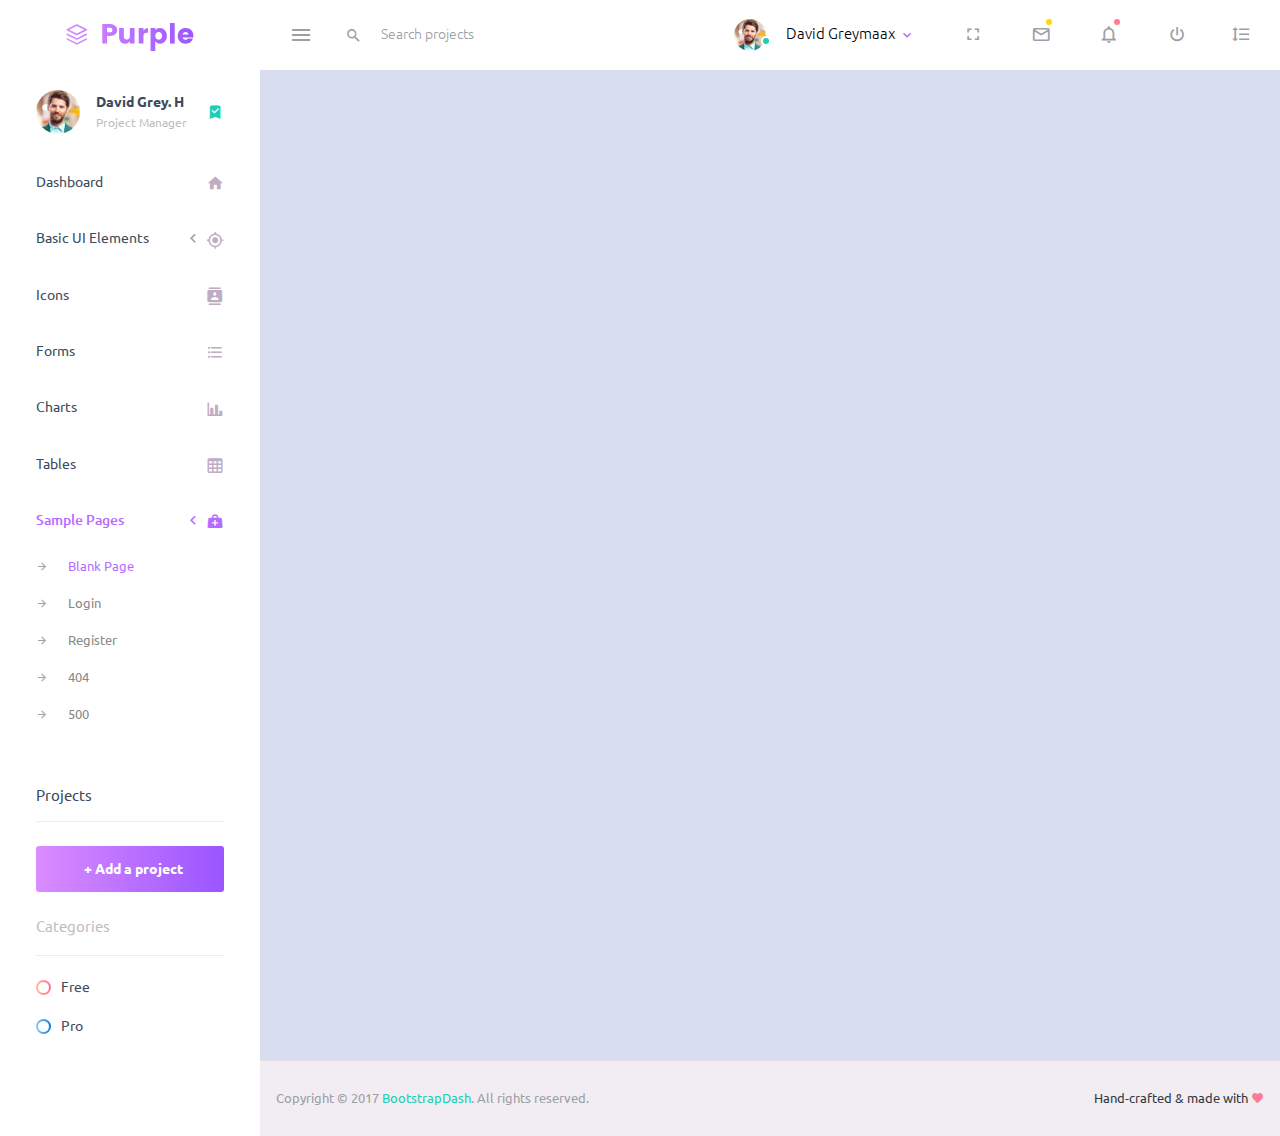
<file: Cpanel/pages/samples/blank-page.html>
<!DOCTYPE html>
<html lang="en">
  <head>
    <!-- Required meta tags -->
    <meta charset="utf-8">
    <meta name="viewport" content="width=device-width, initial-scale=1, shrink-to-fit=no">
    <title>Purple Admin</title>
    <!-- plugins:css -->
    <link rel="stylesheet" href="../../assets/vendors/mdi/css/materialdesignicons.min.css">
    <link rel="stylesheet" href="../../assets/vendors/css/vendor.bundle.base.css">
    <!-- endinject -->
    <!-- Plugin css for this page -->
    <!-- End plugin css for this page -->
    <!-- inject:css -->
    <!-- endinject -->
    <!-- Layout styles -->
    <link rel="stylesheet" href="../../assets/css/style.css">
    <!-- End layout styles -->
    <link rel="shortcut icon" href="../../assets/images/favicon.png" />
  </head>
  <body>
    <div class="container-scroller">
      <!-- partial:../../partials/_navbar.html -->
      <nav class="navbar default-layout-navbar col-lg-12 col-12 p-0 fixed-top d-flex flex-row">
        <div class="text-center navbar-brand-wrapper d-flex align-items-center justify-content-center">
          <a class="navbar-brand brand-logo" href="../../index.html"><img src="../../assets/images/logo.svg" alt="logo" /></a>
          <a class="navbar-brand brand-logo-mini" href="../../index.html"><img src="../../assets/images/logo-mini.svg" alt="logo" /></a>
        </div>
        <div class="navbar-menu-wrapper d-flex align-items-stretch">
          <button class="navbar-toggler navbar-toggler align-self-center" type="button" data-toggle="minimize">
            <span class="mdi mdi-menu"></span>
          </button>
          <div class="search-field d-none d-md-block">
            <form class="d-flex align-items-center h-100" action="#">
              <div class="input-group">
                <div class="input-group-prepend bg-transparent">
                  <i class="input-group-text border-0 mdi mdi-magnify"></i>
                </div>
                <input type="text" class="form-control bg-transparent border-0" placeholder="Search projects">
              </div>
            </form>
          </div>
          <ul class="navbar-nav navbar-nav-right">
            <li class="nav-item nav-profile dropdown">
              <a class="nav-link dropdown-toggle" id="profileDropdown" href="#" data-toggle="dropdown" aria-expanded="false">
                <div class="nav-profile-img">
                  <img src="../../assets/images/faces/face1.jpg" alt="image">
                  <span class="availability-status online"></span>
                </div>
                <div class="nav-profile-text">
                  <p class="mb-1 text-black">David Greymaax</p>
                </div>
              </a>
              <div class="dropdown-menu navbar-dropdown" aria-labelledby="profileDropdown">
                <a class="dropdown-item" href="#">
                  <i class="mdi mdi-cached mr-2 text-success"></i> Activity Log </a>
                <div class="dropdown-divider"></div>
                <a class="dropdown-item" href="#">
                  <i class="mdi mdi-logout mr-2 text-primary"></i> Signout </a>
              </div>
            </li>
            <li class="nav-item d-none d-lg-block full-screen-link">
              <a class="nav-link">
                <i class="mdi mdi-fullscreen" id="fullscreen-button"></i>
              </a>
            </li>
            <li class="nav-item dropdown">
              <a class="nav-link count-indicator dropdown-toggle" id="messageDropdown" href="#" data-toggle="dropdown" aria-expanded="false">
                <i class="mdi mdi-email-outline"></i>
                <span class="count-symbol bg-warning"></span>
              </a>
              <div class="dropdown-menu dropdown-menu-right navbar-dropdown preview-list" aria-labelledby="messageDropdown">
                <h6 class="p-3 mb-0">Messages</h6>
                <div class="dropdown-divider"></div>
                <a class="dropdown-item preview-item">
                  <div class="preview-thumbnail">
                    <img src="../../assets/images/faces/face4.jpg" alt="image" class="profile-pic">
                  </div>
                  <div class="preview-item-content d-flex align-items-start flex-column justify-content-center">
                    <h6 class="preview-subject ellipsis mb-1 font-weight-normal">Mark send you a message</h6>
                    <p class="text-gray mb-0"> 1 Minutes ago </p>
                  </div>
                </a>
                <div class="dropdown-divider"></div>
                <a class="dropdown-item preview-item">
                  <div class="preview-thumbnail">
                    <img src="../../assets/images/faces/face2.jpg" alt="image" class="profile-pic">
                  </div>
                  <div class="preview-item-content d-flex align-items-start flex-column justify-content-center">
                    <h6 class="preview-subject ellipsis mb-1 font-weight-normal">Cregh send you a message</h6>
                    <p class="text-gray mb-0"> 15 Minutes ago </p>
                  </div>
                </a>
                <div class="dropdown-divider"></div>
                <a class="dropdown-item preview-item">
                  <div class="preview-thumbnail">
                    <img src="../../assets/images/faces/face3.jpg" alt="image" class="profile-pic">
                  </div>
                  <div class="preview-item-content d-flex align-items-start flex-column justify-content-center">
                    <h6 class="preview-subject ellipsis mb-1 font-weight-normal">Profile picture updated</h6>
                    <p class="text-gray mb-0"> 18 Minutes ago </p>
                  </div>
                </a>
                <div class="dropdown-divider"></div>
                <h6 class="p-3 mb-0 text-center">4 new messages</h6>
              </div>
            </li>
            <li class="nav-item dropdown">
              <a class="nav-link count-indicator dropdown-toggle" id="notificationDropdown" href="#" data-toggle="dropdown">
                <i class="mdi mdi-bell-outline"></i>
                <span class="count-symbol bg-danger"></span>
              </a>
              <div class="dropdown-menu dropdown-menu-right navbar-dropdown preview-list" aria-labelledby="notificationDropdown">
                <h6 class="p-3 mb-0">Notifications</h6>
                <div class="dropdown-divider"></div>
                <a class="dropdown-item preview-item">
                  <div class="preview-thumbnail">
                    <div class="preview-icon bg-success">
                      <i class="mdi mdi-calendar"></i>
                    </div>
                  </div>
                  <div class="preview-item-content d-flex align-items-start flex-column justify-content-center">
                    <h6 class="preview-subject font-weight-normal mb-1">Event today</h6>
                    <p class="text-gray ellipsis mb-0"> Just a reminder that you have an event today </p>
                  </div>
                </a>
                <div class="dropdown-divider"></div>
                <a class="dropdown-item preview-item">
                  <div class="preview-thumbnail">
                    <div class="preview-icon bg-warning">
                      <i class="mdi mdi-settings"></i>
                    </div>
                  </div>
                  <div class="preview-item-content d-flex align-items-start flex-column justify-content-center">
                    <h6 class="preview-subject font-weight-normal mb-1">Settings</h6>
                    <p class="text-gray ellipsis mb-0"> Update dashboard </p>
                  </div>
                </a>
                <div class="dropdown-divider"></div>
                <a class="dropdown-item preview-item">
                  <div class="preview-thumbnail">
                    <div class="preview-icon bg-info">
                      <i class="mdi mdi-link-variant"></i>
                    </div>
                  </div>
                  <div class="preview-item-content d-flex align-items-start flex-column justify-content-center">
                    <h6 class="preview-subject font-weight-normal mb-1">Launch Admin</h6>
                    <p class="text-gray ellipsis mb-0"> New admin wow! </p>
                  </div>
                </a>
                <div class="dropdown-divider"></div>
                <h6 class="p-3 mb-0 text-center">See all notifications</h6>
              </div>
            </li>
            <li class="nav-item nav-logout d-none d-lg-block">
              <a class="nav-link" href="#">
                <i class="mdi mdi-power"></i>
              </a>
            </li>
            <li class="nav-item nav-settings d-none d-lg-block">
              <a class="nav-link" href="#">
                <i class="mdi mdi-format-line-spacing"></i>
              </a>
            </li>
          </ul>
          <button class="navbar-toggler navbar-toggler-right d-lg-none align-self-center" type="button" data-toggle="offcanvas">
            <span class="mdi mdi-menu"></span>
          </button>
        </div>
      </nav>
      <!-- partial -->
      <div class="container-fluid page-body-wrapper">
        <!-- partial:../../partials/_sidebar.html -->
        <nav class="sidebar sidebar-offcanvas" id="sidebar">
          <ul class="nav">
            <li class="nav-item nav-profile">
              <a href="#" class="nav-link">
                <div class="nav-profile-image">
                  <img src="../../assets/images/faces/face1.jpg" alt="profile">
                  <span class="login-status online"></span>
                  <!--change to offline or busy as needed-->
                </div>
                <div class="nav-profile-text d-flex flex-column">
                  <span class="font-weight-bold mb-2">David Grey. H</span>
                  <span class="text-secondary text-small">Project Manager</span>
                </div>
                <i class="mdi mdi-bookmark-check text-success nav-profile-badge"></i>
              </a>
            </li>
            <li class="nav-item">
              <a class="nav-link" href="../../index.html">
                <span class="menu-title">Dashboard</span>
                <i class="mdi mdi-home menu-icon"></i>
              </a>
            </li>
            <li class="nav-item">
              <a class="nav-link" data-toggle="collapse" href="#ui-basic" aria-expanded="false" aria-controls="ui-basic">
                <span class="menu-title">Basic UI Elements</span>
                <i class="menu-arrow"></i>
                <i class="mdi mdi-crosshairs-gps menu-icon"></i>
              </a>
              <div class="collapse" id="ui-basic">
                <ul class="nav flex-column sub-menu">
                  <li class="nav-item"> <a class="nav-link" href="../../pages/ui-features/buttons.html">Buttons</a></li>
                  <li class="nav-item"> <a class="nav-link" href="../../pages/ui-features/typography.html">Typography</a></li>
                </ul>
              </div>
            </li>
            <li class="nav-item">
              <a class="nav-link" href="../../pages/icons/mdi.html">
                <span class="menu-title">Icons</span>
                <i class="mdi mdi-contacts menu-icon"></i>
              </a>
            </li>
            <li class="nav-item">
              <a class="nav-link" href="../../pages/forms/basic_elements.html">
                <span class="menu-title">Forms</span>
                <i class="mdi mdi-format-list-bulleted menu-icon"></i>
              </a>
            </li>
            <li class="nav-item">
              <a class="nav-link" href="../../pages/charts/chartjs.html">
                <span class="menu-title">Charts</span>
                <i class="mdi mdi-chart-bar menu-icon"></i>
              </a>
            </li>
            <li class="nav-item">
              <a class="nav-link" href="../../pages/tables/basic-table.html">
                <span class="menu-title">Tables</span>
                <i class="mdi mdi-table-large menu-icon"></i>
              </a>
            </li>
            <li class="nav-item">
              <a class="nav-link" data-toggle="collapse" href="#general-pages" aria-expanded="false" aria-controls="general-pages">
                <span class="menu-title">Sample Pages</span>
                <i class="menu-arrow"></i>
                <i class="mdi mdi-medical-bag menu-icon"></i>
              </a>
              <div class="collapse" id="general-pages">
                <ul class="nav flex-column sub-menu">
                  <li class="nav-item"> <a class="nav-link" href="../../pages/samples/blank-page.html"> Blank Page </a></li>
                  <li class="nav-item"> <a class="nav-link" href="../../pages/samples/login.html"> Login </a></li>
                  <li class="nav-item"> <a class="nav-link" href="../../pages/samples/register.html"> Register </a></li>
                  <li class="nav-item"> <a class="nav-link" href="../../pages/samples/error-404.html"> 404 </a></li>
                  <li class="nav-item"> <a class="nav-link" href="../../pages/samples/error-500.html"> 500 </a></li>
                </ul>
              </div>
            </li>
            <li class="nav-item sidebar-actions">
              <span class="nav-link">
                <div class="border-bottom">
                  <h6 class="font-weight-normal mb-3">Projects</h6>
                </div>
                <button class="btn btn-block btn-lg btn-gradient-primary mt-4">+ Add a project</button>
                <div class="mt-4">
                  <div class="border-bottom">
                    <p class="text-secondary">Categories</p>
                  </div>
                  <ul class="gradient-bullet-list mt-4">
                    <li>Free</li>
                    <li>Pro</li>
                  </ul>
                </div>
              </span>
            </li>
          </ul>
        </nav>
        <!-- partial -->
        <div class="main-panel">
          <div class="content-wrapper">
          </div>
          <!-- content-wrapper ends -->
          <!-- partial:../../partials/_footer.html -->
          <footer class="footer">
            <div class="d-sm-flex justify-content-center justify-content-sm-between">
              <span class="text-muted text-center text-sm-left d-block d-sm-inline-block">Copyright © 2017 <a href="https://www.bootstrapdash.com/" target="_blank">BootstrapDash</a>. All rights reserved.</span>
              <span class="float-none float-sm-right d-block mt-1 mt-sm-0 text-center">Hand-crafted & made with <i class="mdi mdi-heart text-danger"></i></span>
            </div>
          </footer>
          <!-- partial -->
        </div>
        <!-- main-panel ends -->
      </div>
      <!-- page-body-wrapper ends -->
    </div>
    <!-- container-scroller -->
    <!-- plugins:js -->
    <script src="../../assets/vendors/js/vendor.bundle.base.js"></script>
    <!-- endinject -->
    <!-- Plugin js for this page -->
    <!-- End plugin js for this page -->
    <!-- inject:js -->
    <script src="../../assets/js/off-canvas.js"></script>
    <script src="../../assets/js/hoverable-collapse.js"></script>
    <script src="../../assets/js/misc.js"></script>
    <!-- endinject -->
    <!-- Custom js for this page -->
    <!-- End custom js for this page -->
  </body>
</html>
</file>
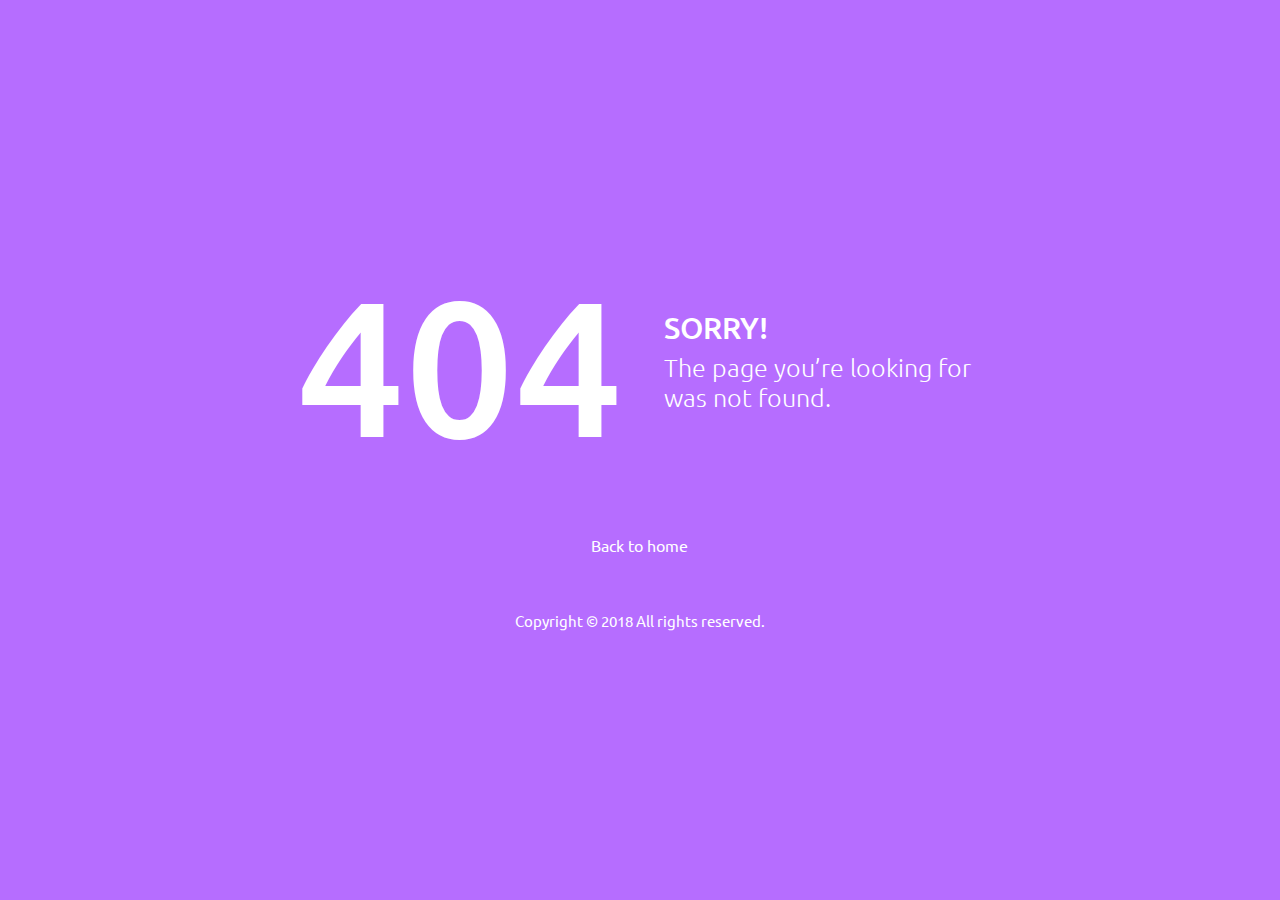
<file: Cpanel/pages/samples/error-404.html>
<!DOCTYPE html>
<html lang="en">
  <head>
    <!-- Required meta tags -->
    <meta charset="utf-8">
    <meta name="viewport" content="width=device-width, initial-scale=1, shrink-to-fit=no">
    <title>Purple Admin</title>
    <!-- plugins:css -->
    <link rel="stylesheet" href="../../assets/vendors/mdi/css/materialdesignicons.min.css">
    <link rel="stylesheet" href="../../assets/vendors/css/vendor.bundle.base.css">
    <!-- endinject -->
    <!-- Plugin css for this page -->
    <!-- End Plugin css for this page -->
    <!-- inject:css -->
    <!-- endinject -->
    <!-- Layout styles -->
    <link rel="stylesheet" href="../../assets/css/style.css">
    <!-- End layout styles -->
    <link rel="shortcut icon" href="../../assets/images/favicon.png" />
  </head>
  <body>
    <div class="container-scroller">
      <div class="container-fluid page-body-wrapper full-page-wrapper">
        <div class="content-wrapper d-flex align-items-center text-center error-page bg-primary">
          <div class="row flex-grow">
            <div class="col-lg-7 mx-auto text-white">
              <div class="row align-items-center d-flex flex-row">
                <div class="col-lg-6 text-lg-right pr-lg-4">
                  <h1 class="display-1 mb-0">404</h1>
                </div>
                <div class="col-lg-6 error-page-divider text-lg-left pl-lg-4">
                  <h2>SORRY!</h2>
                  <h3 class="font-weight-light">The page you’re looking for was not found.</h3>
                </div>
              </div>
              <div class="row mt-5">
                <div class="col-12 text-center mt-xl-2">
                  <a class="text-white font-weight-medium" href="../../index.html">Back to home</a>
                </div>
              </div>
              <div class="row mt-5">
                <div class="col-12 mt-xl-2">
                  <p class="text-white font-weight-medium text-center">Copyright &copy; 2018 All rights reserved.</p>
                </div>
              </div>
            </div>
          </div>
        </div>
        <!-- content-wrapper ends -->
      </div>
      <!-- page-body-wrapper ends -->
    </div>
    <!-- container-scroller -->
    <!-- plugins:js -->
    <script src="../../assets/vendors/js/vendor.bundle.base.js"></script>
    <!-- endinject -->
    <!-- Plugin js for this page -->
    <!-- End plugin js for this page -->
    <!-- inject:js -->
    <script src="../../assets/js/off-canvas.js"></script>
    <script src="../../assets/js/hoverable-collapse.js"></script>
    <script src="../../assets/js/misc.js"></script>
    <!-- endinject -->
  </body>
</html>
</file>
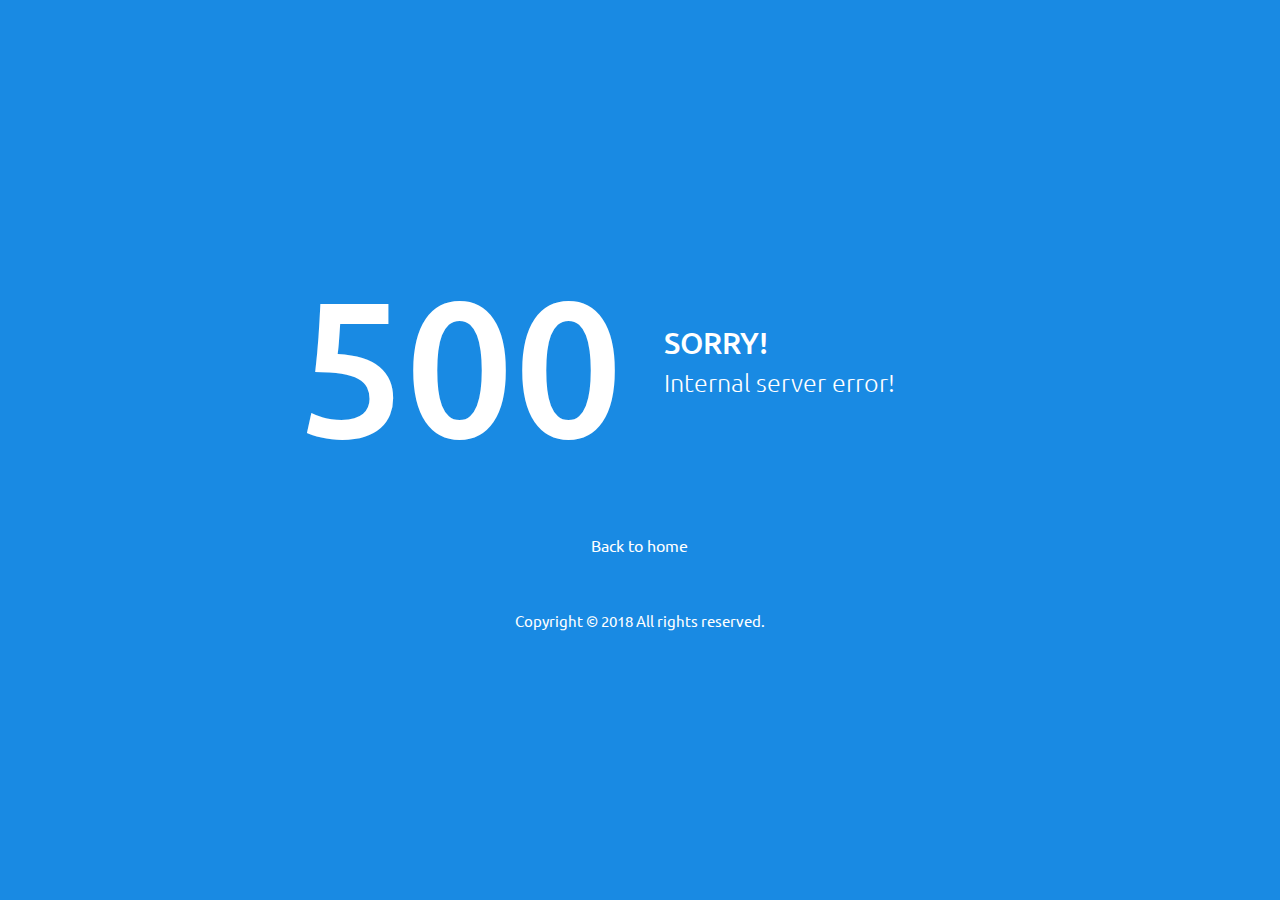
<file: Cpanel/pages/samples/error-500.html>
<!DOCTYPE html>
<html lang="en">
  <head>
    <!-- Required meta tags -->
    <meta charset="utf-8">
    <meta name="viewport" content="width=device-width, initial-scale=1, shrink-to-fit=no">
    <title>Purple Admin</title>
    <!-- plugins:css -->
    <link rel="stylesheet" href="../../assets/vendors/mdi/css/materialdesignicons.min.css">
    <link rel="stylesheet" href="../../assets/vendors/css/vendor.bundle.base.css">
    <!-- endinject -->
    <!-- Plugin css for this page -->
    <!-- End Plugin css for this page -->
    <!-- inject:css -->
    <!-- endinject -->
    <!-- Layout styles -->
    <link rel="stylesheet" href="../../assets/css/style.css">
    <!-- End layout styles -->
    <link rel="shortcut icon" href="../../assets/images/favicon.png" />
  </head>
  <body>
    <div class="container-scroller">
      <div class="container-fluid page-body-wrapper full-page-wrapper">
        <div class="content-wrapper d-flex align-items-center text-center error-page bg-info">
          <div class="row flex-grow">
            <div class="col-lg-7 mx-auto text-white">
              <div class="row align-items-center d-flex flex-row">
                <div class="col-lg-6 text-lg-right pr-lg-4">
                  <h1 class="display-1 mb-0">500</h1>
                </div>
                <div class="col-lg-6 error-page-divider text-lg-left pl-lg-4">
                  <h2>SORRY!</h2>
                  <h3 class="font-weight-light">Internal server error!</h3>
                </div>
              </div>
              <div class="row mt-5">
                <div class="col-12 text-center mt-xl-2">
                  <a class="text-white font-weight-medium" href="../../index.html">Back to home</a>
                </div>
              </div>
              <div class="row mt-5">
                <div class="col-12 mt-xl-2">
                  <p class="text-white font-weight-medium text-center">Copyright &copy; 2018 All rights reserved.</p>
                </div>
              </div>
            </div>
          </div>
        </div>
        <!-- content-wrapper ends -->
      </div>
      <!-- page-body-wrapper ends -->
    </div>
    <!-- container-scroller -->
    <!-- plugins:js -->
    <script src="../../assets/vendors/js/vendor.bundle.base.js"></script>
    <!-- endinject -->
    <!-- Plugin js for this page -->
    <!-- End plugin js for this page -->
    <!-- inject:js -->
    <script src="../../assets/js/off-canvas.js"></script>
    <script src="../../assets/js/hoverable-collapse.js"></script>
    <script src="../../assets/js/misc.js"></script>
    <!-- endinject -->
  </body>
</html>
</file>
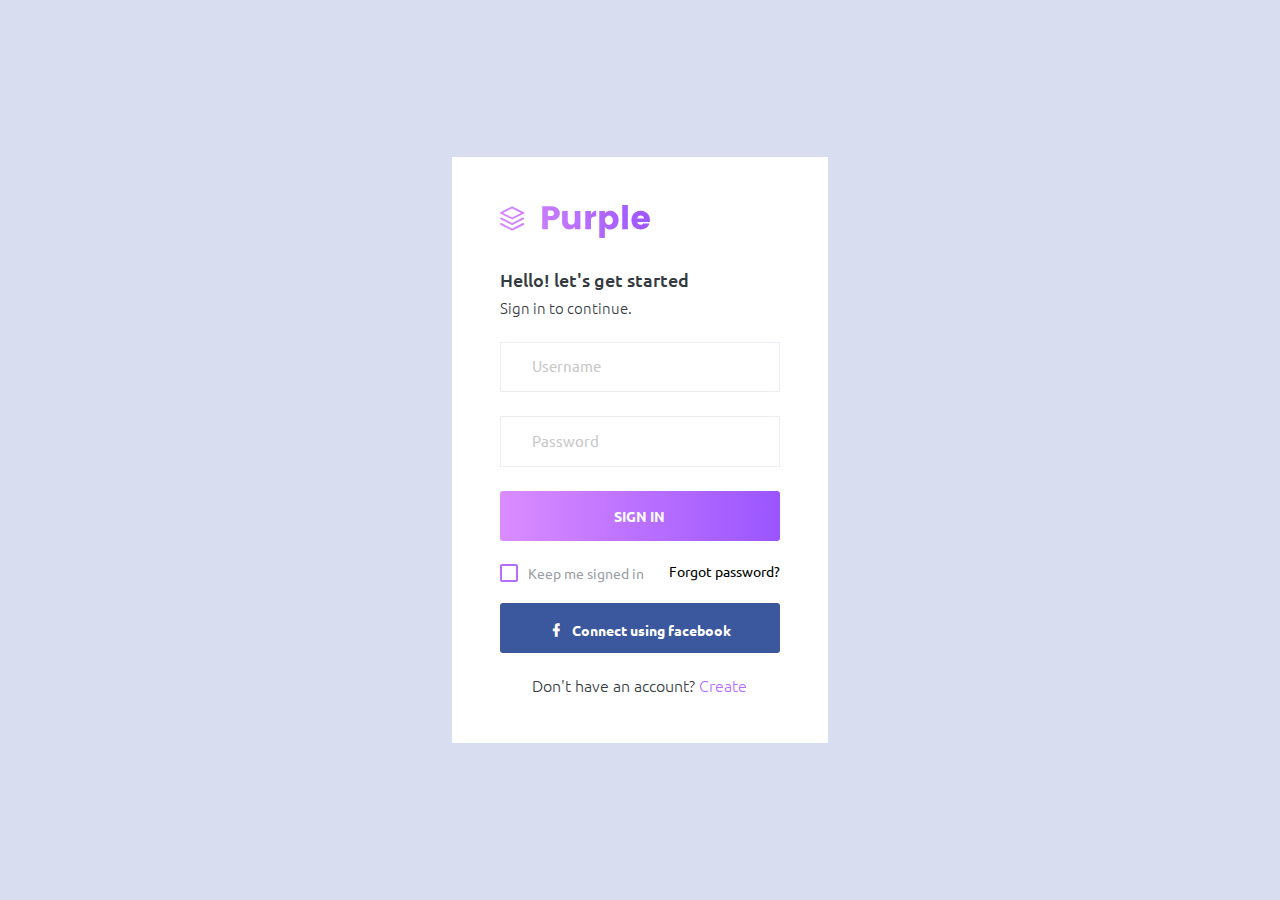
<file: Cpanel/pages/samples/login.html>
<!DOCTYPE html>
<html lang="en">
  <head>
    <!-- Required meta tags -->
    <meta charset="utf-8">
    <meta name="viewport" content="width=device-width, initial-scale=1, shrink-to-fit=no">
    <title>Purple Admin</title>
    <!-- plugins:css -->
    <link rel="stylesheet" href="../../assets/vendors/mdi/css/materialdesignicons.min.css">
    <link rel="stylesheet" href="../../assets/vendors/css/vendor.bundle.base.css">
    <!-- endinject -->
    <!-- Plugin css for this page -->
    <!-- End plugin css for this page -->
    <!-- inject:css -->
    <!-- endinject -->
    <!-- Layout styles -->
    <link rel="stylesheet" href="../../assets/css/style.css">
    <!-- End layout styles -->
    <link rel="shortcut icon" href="../../assets/images/favicon.png" />
  </head>
  <body>
    <div class="container-scroller">
      <div class="container-fluid page-body-wrapper full-page-wrapper">
        <div class="content-wrapper d-flex align-items-center auth">
          <div class="row flex-grow">
            <div class="col-lg-4 mx-auto">
              <div class="auth-form-light text-left p-5">
                <div class="brand-logo">
                  <img src="../../assets/images/logo.svg">
                </div>
                <h4>Hello! let's get started</h4>
                <h6 class="font-weight-light">Sign in to continue.</h6>
                <form class="pt-3">
                  <div class="form-group">
                    <input type="email" class="form-control form-control-lg" id="exampleInputEmail1" placeholder="Username">
                  </div>
                  <div class="form-group">
                    <input type="password" class="form-control form-control-lg" id="exampleInputPassword1" placeholder="Password">
                  </div>
                  <div class="mt-3">
                    <a class="btn btn-block btn-gradient-primary btn-lg font-weight-medium auth-form-btn" href="../../index.html">SIGN IN</a>
                  </div>
                  <div class="my-2 d-flex justify-content-between align-items-center">
                    <div class="form-check">
                      <label class="form-check-label text-muted">
                        <input type="checkbox" class="form-check-input"> Keep me signed in </label>
                    </div>
                    <a href="#" class="auth-link text-black">Forgot password?</a>
                  </div>
                  <div class="mb-2">
                    <button type="button" class="btn btn-block btn-facebook auth-form-btn">
                      <i class="mdi mdi-facebook mr-2"></i>Connect using facebook </button>
                  </div>
                  <div class="text-center mt-4 font-weight-light"> Don't have an account? <a href="register.html" class="text-primary">Create</a>
                  </div>
                </form>
              </div>
            </div>
          </div>
        </div>
        <!-- content-wrapper ends -->
      </div>
      <!-- page-body-wrapper ends -->
    </div>
    <!-- container-scroller -->
    <!-- plugins:js -->
    <script src="../../assets/vendors/js/vendor.bundle.base.js"></script>
    <!-- endinject -->
    <!-- Plugin js for this page -->
    <!-- End plugin js for this page -->
    <!-- inject:js -->
    <script src="../../assets/js/off-canvas.js"></script>
    <script src="../../assets/js/hoverable-collapse.js"></script>
    <script src="../../assets/js/misc.js"></script>
    <!-- endinject -->
  </body>
</html>
</file>
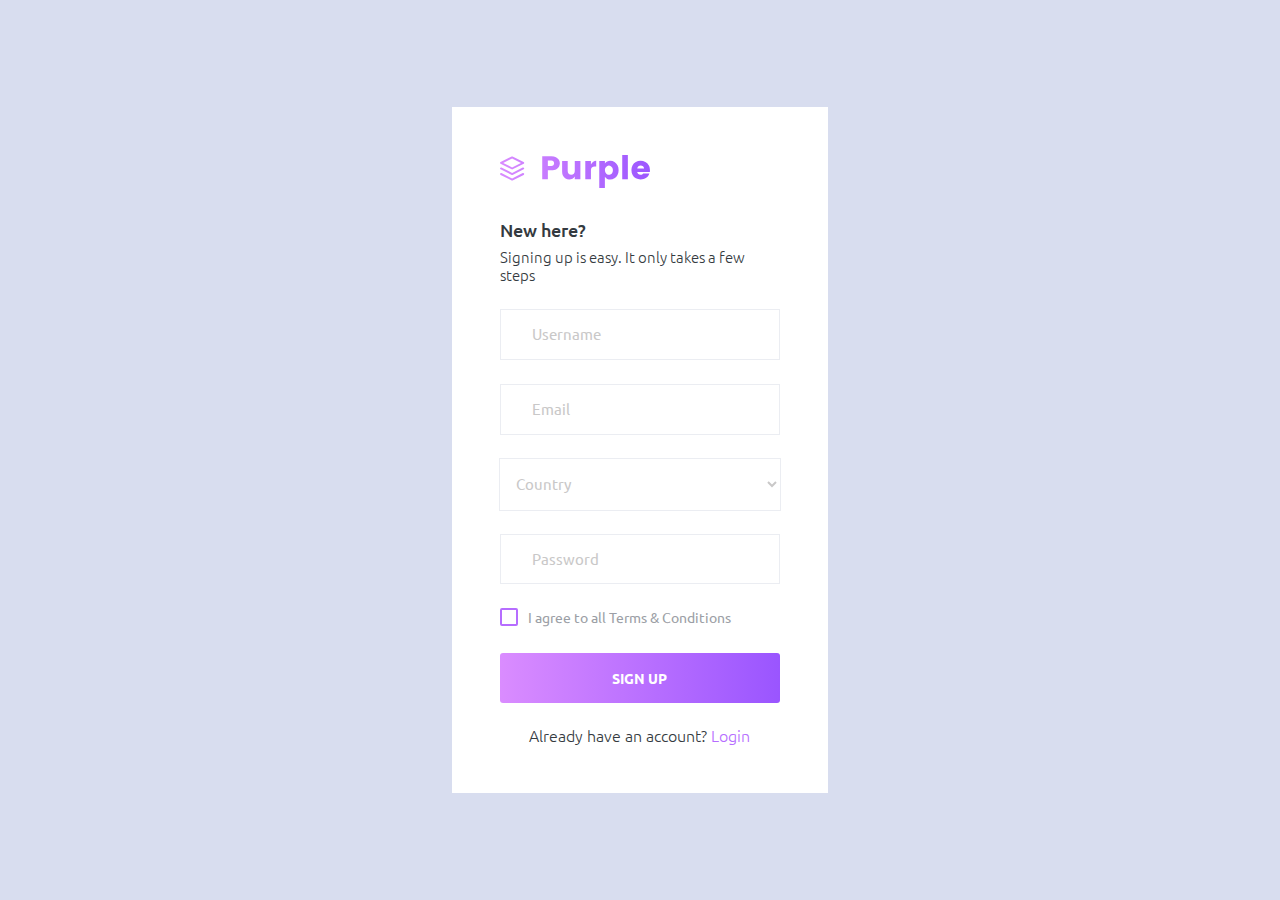
<file: Cpanel/pages/samples/register.html>
<!DOCTYPE html>
<html lang="en">
  <head>
    <!-- Required meta tags -->
    <meta charset="utf-8">
    <meta name="viewport" content="width=device-width, initial-scale=1, shrink-to-fit=no">
    <title>Purple Admin</title>
    <!-- plugins:css -->
    <link rel="stylesheet" href="../../assets/vendors/mdi/css/materialdesignicons.min.css">
    <link rel="stylesheet" href="../../assets/vendors/css/vendor.bundle.base.css">
    <!-- endinject -->
    <!-- Plugin css for this page -->
    <!-- End plugin css for this page -->
    <!-- inject:css -->
    <!-- endinject -->
    <!-- Layout styles -->
    <link rel="stylesheet" href="../../assets/css/style.css">
    <!-- End layout styles -->
    <link rel="shortcut icon" href="../../assets/images/favicon.png" />
  </head>
  <body>
    <div class="container-scroller">
      <div class="container-fluid page-body-wrapper full-page-wrapper">
        <div class="content-wrapper d-flex align-items-center auth">
          <div class="row flex-grow">
            <div class="col-lg-4 mx-auto">
              <div class="auth-form-light text-left p-5">
                <div class="brand-logo">
                  <img src="../../assets/images/logo.svg">
                </div>
                <h4>New here?</h4>
                <h6 class="font-weight-light">Signing up is easy. It only takes a few steps</h6>
                <form class="pt-3">
                  <div class="form-group">
                    <input type="text" class="form-control form-control-lg" id="exampleInputUsername1" placeholder="Username">
                  </div>
                  <div class="form-group">
                    <input type="email" class="form-control form-control-lg" id="exampleInputEmail1" placeholder="Email">
                  </div>
                  <div class="form-group">
                    <select class="form-control form-control-lg" id="exampleFormControlSelect2">
                      <option>Country</option>
                      <option>United States of America</option>
                      <option>United Kingdom</option>
                      <option>India</option>
                      <option>Germany</option>
                      <option>Argentina</option>
                    </select>
                  </div>
                  <div class="form-group">
                    <input type="password" class="form-control form-control-lg" id="exampleInputPassword1" placeholder="Password">
                  </div>
                  <div class="mb-4">
                    <div class="form-check">
                      <label class="form-check-label text-muted">
                        <input type="checkbox" class="form-check-input"> I agree to all Terms & Conditions </label>
                    </div>
                  </div>
                  <div class="mt-3">
                    <a class="btn btn-block btn-gradient-primary btn-lg font-weight-medium auth-form-btn" href="../../index.html">SIGN UP</a>
                  </div>
                  <div class="text-center mt-4 font-weight-light"> Already have an account? <a href="login.html" class="text-primary">Login</a>
                  </div>
                </form>
              </div>
            </div>
          </div>
        </div>
        <!-- content-wrapper ends -->
      </div>
      <!-- page-body-wrapper ends -->
    </div>
    <!-- container-scroller -->
    <!-- plugins:js -->
    <script src="../../assets/vendors/js/vendor.bundle.base.js"></script>
    <!-- endinject -->
    <!-- Plugin js for this page -->
    <!-- End plugin js for this page -->
    <!-- inject:js -->
    <script src="../../assets/js/off-canvas.js"></script>
    <script src="../../assets/js/hoverable-collapse.js"></script>
    <script src="../../assets/js/misc.js"></script>
    <!-- endinject -->
  </body>
</html>
</file>
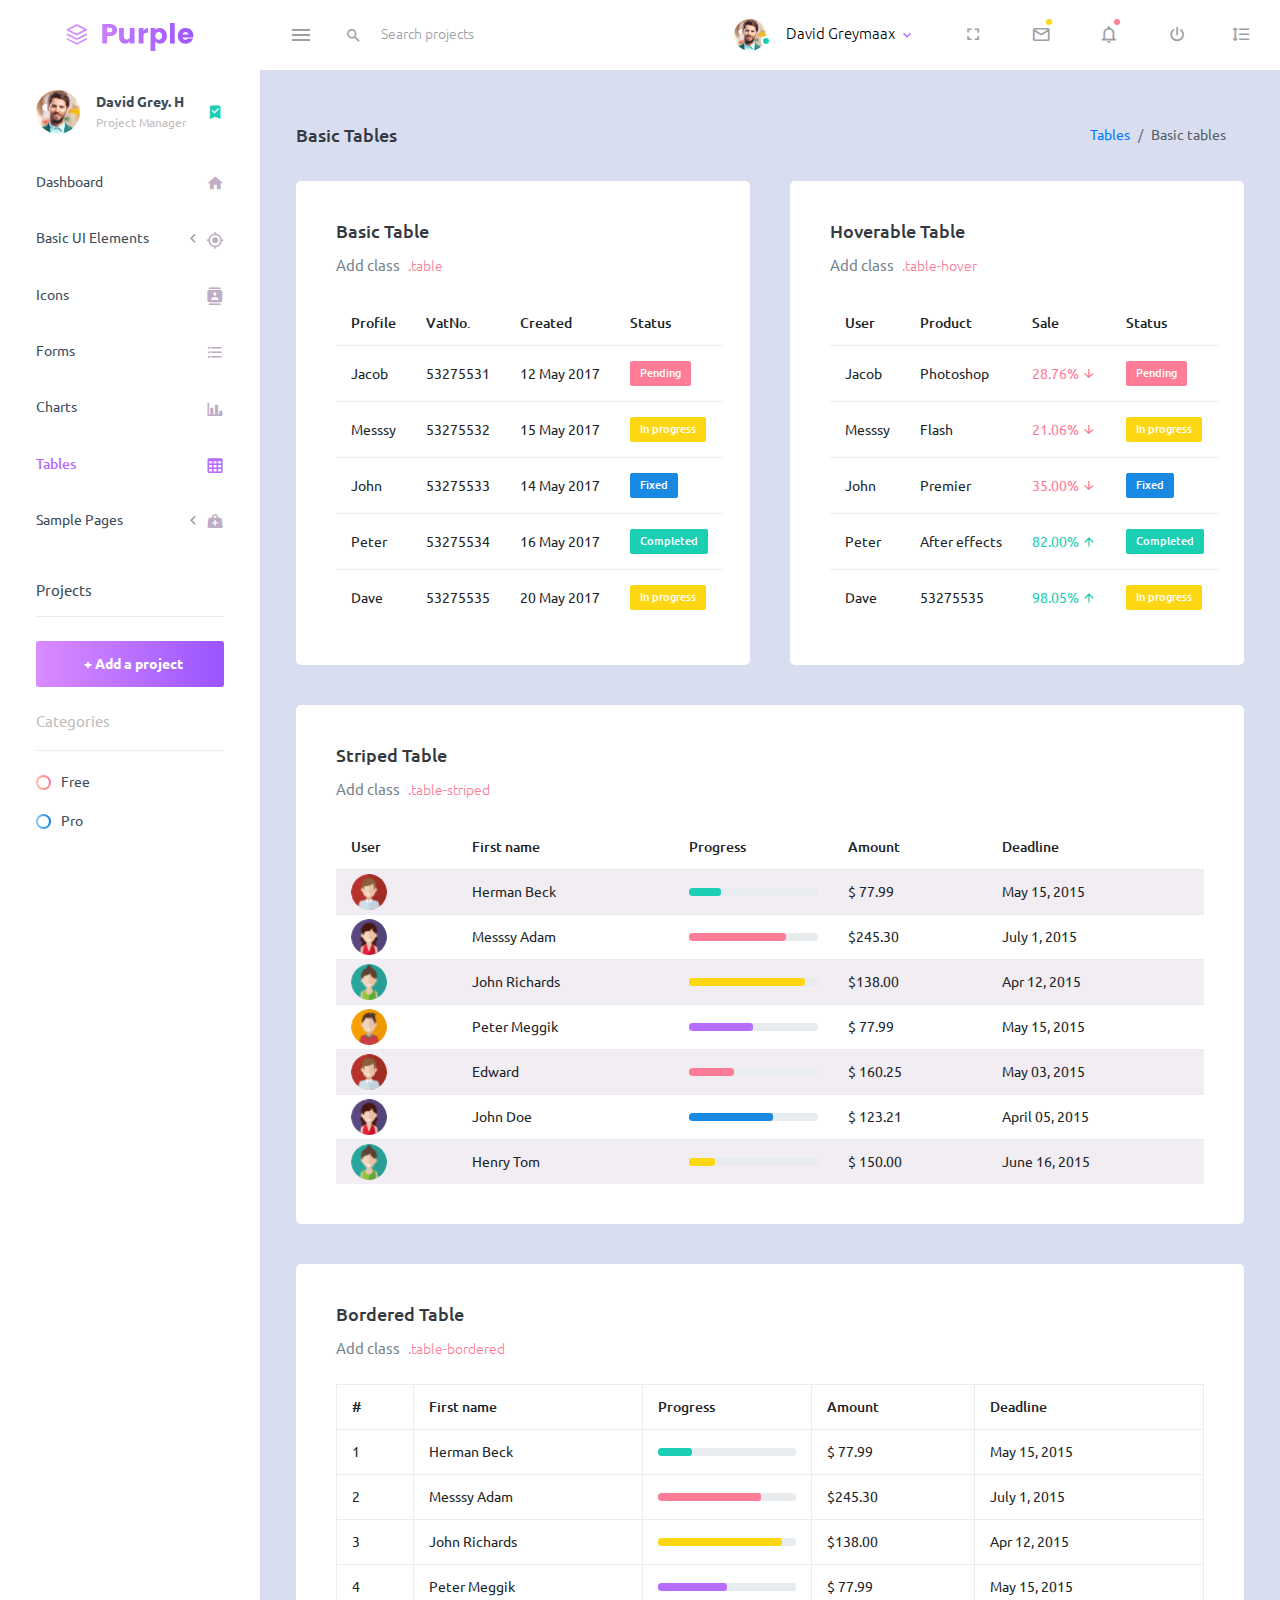
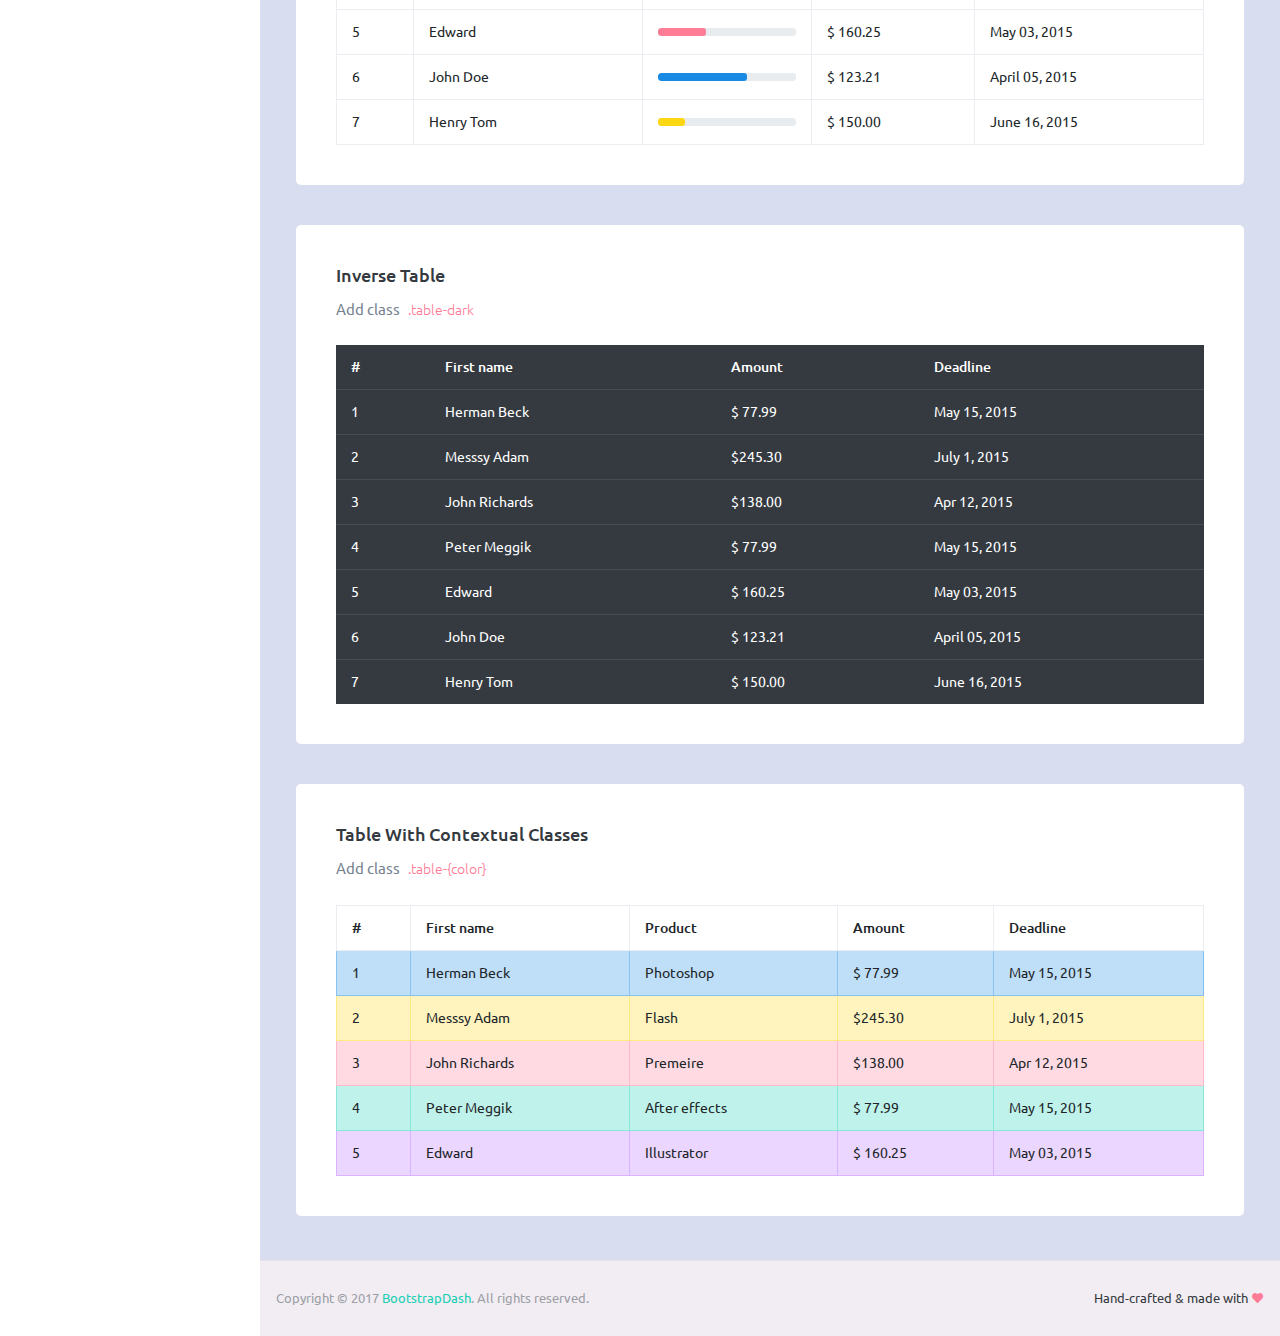
<file: Cpanel/pages/tables/basic-table.html>
<!DOCTYPE html>
<html lang="en">
  <head>
    <!-- Required meta tags -->
    <meta charset="utf-8">
    <meta name="viewport" content="width=device-width, initial-scale=1, shrink-to-fit=no">
    <title>Purple Admin</title>
    <!-- plugins:css -->
    <link rel="stylesheet" href="../../assets/vendors/mdi/css/materialdesignicons.min.css">
    <link rel="stylesheet" href="../../assets/vendors/css/vendor.bundle.base.css">
    <!-- endinject -->
    <!-- Plugin css for this page -->
    <!-- End plugin css for this page -->
    <!-- inject:css -->
    <!-- endinject -->
    <!-- Layout styles -->
    <link rel="stylesheet" href="../../assets/css/style.css">
    <!-- End layout styles -->
    <link rel="shortcut icon" href="../../assets/images/favicon.png" />
  </head>
  <body>
    <div class="container-scroller">
      <!-- partial:../../partials/_navbar.html -->
      <nav class="navbar default-layout-navbar col-lg-12 col-12 p-0 fixed-top d-flex flex-row">
        <div class="text-center navbar-brand-wrapper d-flex align-items-center justify-content-center">
          <a class="navbar-brand brand-logo" href="../../index.html"><img src="../../assets/images/logo.svg" alt="logo" /></a>
          <a class="navbar-brand brand-logo-mini" href="../../index.html"><img src="../../assets/images/logo-mini.svg" alt="logo" /></a>
        </div>
        <div class="navbar-menu-wrapper d-flex align-items-stretch">
          <button class="navbar-toggler navbar-toggler align-self-center" type="button" data-toggle="minimize">
            <span class="mdi mdi-menu"></span>
          </button>
          <div class="search-field d-none d-md-block">
            <form class="d-flex align-items-center h-100" action="#">
              <div class="input-group">
                <div class="input-group-prepend bg-transparent">
                  <i class="input-group-text border-0 mdi mdi-magnify"></i>
                </div>
                <input type="text" class="form-control bg-transparent border-0" placeholder="Search projects">
              </div>
            </form>
          </div>
          <ul class="navbar-nav navbar-nav-right">
            <li class="nav-item nav-profile dropdown">
              <a class="nav-link dropdown-toggle" id="profileDropdown" href="#" data-toggle="dropdown" aria-expanded="false">
                <div class="nav-profile-img">
                  <img src="../../assets/images/faces/face1.jpg" alt="image">
                  <span class="availability-status online"></span>
                </div>
                <div class="nav-profile-text">
                  <p class="mb-1 text-black">David Greymaax</p>
                </div>
              </a>
              <div class="dropdown-menu navbar-dropdown" aria-labelledby="profileDropdown">
                <a class="dropdown-item" href="#">
                  <i class="mdi mdi-cached mr-2 text-success"></i> Activity Log </a>
                <div class="dropdown-divider"></div>
                <a class="dropdown-item" href="#">
                  <i class="mdi mdi-logout mr-2 text-primary"></i> Signout </a>
              </div>
            </li>
            <li class="nav-item d-none d-lg-block full-screen-link">
              <a class="nav-link">
                <i class="mdi mdi-fullscreen" id="fullscreen-button"></i>
              </a>
            </li>
            <li class="nav-item dropdown">
              <a class="nav-link count-indicator dropdown-toggle" id="messageDropdown" href="#" data-toggle="dropdown" aria-expanded="false">
                <i class="mdi mdi-email-outline"></i>
                <span class="count-symbol bg-warning"></span>
              </a>
              <div class="dropdown-menu dropdown-menu-right navbar-dropdown preview-list" aria-labelledby="messageDropdown">
                <h6 class="p-3 mb-0">Messages</h6>
                <div class="dropdown-divider"></div>
                <a class="dropdown-item preview-item">
                  <div class="preview-thumbnail">
                    <img src="../../assets/images/faces/face4.jpg" alt="image" class="profile-pic">
                  </div>
                  <div class="preview-item-content d-flex align-items-start flex-column justify-content-center">
                    <h6 class="preview-subject ellipsis mb-1 font-weight-normal">Mark send you a message</h6>
                    <p class="text-gray mb-0"> 1 Minutes ago </p>
                  </div>
                </a>
                <div class="dropdown-divider"></div>
                <a class="dropdown-item preview-item">
                  <div class="preview-thumbnail">
                    <img src="../../assets/images/faces/face2.jpg" alt="image" class="profile-pic">
                  </div>
                  <div class="preview-item-content d-flex align-items-start flex-column justify-content-center">
                    <h6 class="preview-subject ellipsis mb-1 font-weight-normal">Cregh send you a message</h6>
                    <p class="text-gray mb-0"> 15 Minutes ago </p>
                  </div>
                </a>
                <div class="dropdown-divider"></div>
                <a class="dropdown-item preview-item">
                  <div class="preview-thumbnail">
                    <img src="../../assets/images/faces/face3.jpg" alt="image" class="profile-pic">
                  </div>
                  <div class="preview-item-content d-flex align-items-start flex-column justify-content-center">
                    <h6 class="preview-subject ellipsis mb-1 font-weight-normal">Profile picture updated</h6>
                    <p class="text-gray mb-0"> 18 Minutes ago </p>
                  </div>
                </a>
                <div class="dropdown-divider"></div>
                <h6 class="p-3 mb-0 text-center">4 new messages</h6>
              </div>
            </li>
            <li class="nav-item dropdown">
              <a class="nav-link count-indicator dropdown-toggle" id="notificationDropdown" href="#" data-toggle="dropdown">
                <i class="mdi mdi-bell-outline"></i>
                <span class="count-symbol bg-danger"></span>
              </a>
              <div class="dropdown-menu dropdown-menu-right navbar-dropdown preview-list" aria-labelledby="notificationDropdown">
                <h6 class="p-3 mb-0">Notifications</h6>
                <div class="dropdown-divider"></div>
                <a class="dropdown-item preview-item">
                  <div class="preview-thumbnail">
                    <div class="preview-icon bg-success">
                      <i class="mdi mdi-calendar"></i>
                    </div>
                  </div>
                  <div class="preview-item-content d-flex align-items-start flex-column justify-content-center">
                    <h6 class="preview-subject font-weight-normal mb-1">Event today</h6>
                    <p class="text-gray ellipsis mb-0"> Just a reminder that you have an event today </p>
                  </div>
                </a>
                <div class="dropdown-divider"></div>
                <a class="dropdown-item preview-item">
                  <div class="preview-thumbnail">
                    <div class="preview-icon bg-warning">
                      <i class="mdi mdi-settings"></i>
                    </div>
                  </div>
                  <div class="preview-item-content d-flex align-items-start flex-column justify-content-center">
                    <h6 class="preview-subject font-weight-normal mb-1">Settings</h6>
                    <p class="text-gray ellipsis mb-0"> Update dashboard </p>
                  </div>
                </a>
                <div class="dropdown-divider"></div>
                <a class="dropdown-item preview-item">
                  <div class="preview-thumbnail">
                    <div class="preview-icon bg-info">
                      <i class="mdi mdi-link-variant"></i>
                    </div>
                  </div>
                  <div class="preview-item-content d-flex align-items-start flex-column justify-content-center">
                    <h6 class="preview-subject font-weight-normal mb-1">Launch Admin</h6>
                    <p class="text-gray ellipsis mb-0"> New admin wow! </p>
                  </div>
                </a>
                <div class="dropdown-divider"></div>
                <h6 class="p-3 mb-0 text-center">See all notifications</h6>
              </div>
            </li>
            <li class="nav-item nav-logout d-none d-lg-block">
              <a class="nav-link" href="#">
                <i class="mdi mdi-power"></i>
              </a>
            </li>
            <li class="nav-item nav-settings d-none d-lg-block">
              <a class="nav-link" href="#">
                <i class="mdi mdi-format-line-spacing"></i>
              </a>
            </li>
          </ul>
          <button class="navbar-toggler navbar-toggler-right d-lg-none align-self-center" type="button" data-toggle="offcanvas">
            <span class="mdi mdi-menu"></span>
          </button>
        </div>
      </nav>
      <!-- partial -->
      <div class="container-fluid page-body-wrapper">
        <!-- partial:../../partials/_sidebar.html -->
        <nav class="sidebar sidebar-offcanvas" id="sidebar">
          <ul class="nav">
            <li class="nav-item nav-profile">
              <a href="#" class="nav-link">
                <div class="nav-profile-image">
                  <img src="../../assets/images/faces/face1.jpg" alt="profile">
                  <span class="login-status online"></span>
                  <!--change to offline or busy as needed-->
                </div>
                <div class="nav-profile-text d-flex flex-column">
                  <span class="font-weight-bold mb-2">David Grey. H</span>
                  <span class="text-secondary text-small">Project Manager</span>
                </div>
                <i class="mdi mdi-bookmark-check text-success nav-profile-badge"></i>
              </a>
            </li>
            <li class="nav-item">
              <a class="nav-link" href="../../index.html">
                <span class="menu-title">Dashboard</span>
                <i class="mdi mdi-home menu-icon"></i>
              </a>
            </li>
            <li class="nav-item">
              <a class="nav-link" data-toggle="collapse" href="#ui-basic" aria-expanded="false" aria-controls="ui-basic">
                <span class="menu-title">Basic UI Elements</span>
                <i class="menu-arrow"></i>
                <i class="mdi mdi-crosshairs-gps menu-icon"></i>
              </a>
              <div class="collapse" id="ui-basic">
                <ul class="nav flex-column sub-menu">
                  <li class="nav-item"> <a class="nav-link" href="../../pages/ui-features/buttons.html">Buttons</a></li>
                  <li class="nav-item"> <a class="nav-link" href="../../pages/ui-features/typography.html">Typography</a></li>
                </ul>
              </div>
            </li>
            <li class="nav-item">
              <a class="nav-link" href="../../pages/icons/mdi.html">
                <span class="menu-title">Icons</span>
                <i class="mdi mdi-contacts menu-icon"></i>
              </a>
            </li>
            <li class="nav-item">
              <a class="nav-link" href="../../pages/forms/basic_elements.html">
                <span class="menu-title">Forms</span>
                <i class="mdi mdi-format-list-bulleted menu-icon"></i>
              </a>
            </li>
            <li class="nav-item">
              <a class="nav-link" href="../../pages/charts/chartjs.html">
                <span class="menu-title">Charts</span>
                <i class="mdi mdi-chart-bar menu-icon"></i>
              </a>
            </li>
            <li class="nav-item">
              <a class="nav-link" href="../../pages/tables/basic-table.html">
                <span class="menu-title">Tables</span>
                <i class="mdi mdi-table-large menu-icon"></i>
              </a>
            </li>
            <li class="nav-item">
              <a class="nav-link" data-toggle="collapse" href="#general-pages" aria-expanded="false" aria-controls="general-pages">
                <span class="menu-title">Sample Pages</span>
                <i class="menu-arrow"></i>
                <i class="mdi mdi-medical-bag menu-icon"></i>
              </a>
              <div class="collapse" id="general-pages">
                <ul class="nav flex-column sub-menu">
                  <li class="nav-item"> <a class="nav-link" href="../../pages/samples/blank-page.html"> Blank Page </a></li>
                  <li class="nav-item"> <a class="nav-link" href="../../pages/samples/login.html"> Login </a></li>
                  <li class="nav-item"> <a class="nav-link" href="../../pages/samples/register.html"> Register </a></li>
                  <li class="nav-item"> <a class="nav-link" href="../../pages/samples/error-404.html"> 404 </a></li>
                  <li class="nav-item"> <a class="nav-link" href="../../pages/samples/error-500.html"> 500 </a></li>
                </ul>
              </div>
            </li>
            <li class="nav-item sidebar-actions">
              <span class="nav-link">
                <div class="border-bottom">
                  <h6 class="font-weight-normal mb-3">Projects</h6>
                </div>
                <button class="btn btn-block btn-lg btn-gradient-primary mt-4">+ Add a project</button>
                <div class="mt-4">
                  <div class="border-bottom">
                    <p class="text-secondary">Categories</p>
                  </div>
                  <ul class="gradient-bullet-list mt-4">
                    <li>Free</li>
                    <li>Pro</li>
                  </ul>
                </div>
              </span>
            </li>
          </ul>
        </nav>
        <!-- partial -->
        <div class="main-panel">
          <div class="content-wrapper">
            <div class="page-header">
              <h3 class="page-title"> Basic Tables </h3>
              <nav aria-label="breadcrumb">
                <ol class="breadcrumb">
                  <li class="breadcrumb-item"><a href="#">Tables</a></li>
                  <li class="breadcrumb-item active" aria-current="page">Basic tables</li>
                </ol>
              </nav>
            </div>
            <div class="row">
              <div class="col-lg-6 grid-margin stretch-card">
                <div class="card">
                  <div class="card-body">
                    <h4 class="card-title">Basic Table</h4>
                    <p class="card-description"> Add class <code>.table</code>
                    </p>
                    <table class="table">
                      <thead>
                        <tr>
                          <th>Profile</th>
                          <th>VatNo.</th>
                          <th>Created</th>
                          <th>Status</th>
                        </tr>
                      </thead>
                      <tbody>
                        <tr>
                          <td>Jacob</td>
                          <td>53275531</td>
                          <td>12 May 2017</td>
                          <td><label class="badge badge-danger">Pending</label></td>
                        </tr>
                        <tr>
                          <td>Messsy</td>
                          <td>53275532</td>
                          <td>15 May 2017</td>
                          <td><label class="badge badge-warning">In progress</label></td>
                        </tr>
                        <tr>
                          <td>John</td>
                          <td>53275533</td>
                          <td>14 May 2017</td>
                          <td><label class="badge badge-info">Fixed</label></td>
                        </tr>
                        <tr>
                          <td>Peter</td>
                          <td>53275534</td>
                          <td>16 May 2017</td>
                          <td><label class="badge badge-success">Completed</label></td>
                        </tr>
                        <tr>
                          <td>Dave</td>
                          <td>53275535</td>
                          <td>20 May 2017</td>
                          <td><label class="badge badge-warning">In progress</label></td>
                        </tr>
                      </tbody>
                    </table>
                  </div>
                </div>
              </div>
              <div class="col-lg-6 grid-margin stretch-card">
                <div class="card">
                  <div class="card-body">
                    <h4 class="card-title">Hoverable Table</h4>
                    <p class="card-description"> Add class <code>.table-hover</code>
                    </p>
                    <table class="table table-hover">
                      <thead>
                        <tr>
                          <th>User</th>
                          <th>Product</th>
                          <th>Sale</th>
                          <th>Status</th>
                        </tr>
                      </thead>
                      <tbody>
                        <tr>
                          <td>Jacob</td>
                          <td>Photoshop</td>
                          <td class="text-danger"> 28.76% <i class="mdi mdi-arrow-down"></i></td>
                          <td><label class="badge badge-danger">Pending</label></td>
                        </tr>
                        <tr>
                          <td>Messsy</td>
                          <td>Flash</td>
                          <td class="text-danger"> 21.06% <i class="mdi mdi-arrow-down"></i></td>
                          <td><label class="badge badge-warning">In progress</label></td>
                        </tr>
                        <tr>
                          <td>John</td>
                          <td>Premier</td>
                          <td class="text-danger"> 35.00% <i class="mdi mdi-arrow-down"></i></td>
                          <td><label class="badge badge-info">Fixed</label></td>
                        </tr>
                        <tr>
                          <td>Peter</td>
                          <td>After effects</td>
                          <td class="text-success"> 82.00% <i class="mdi mdi-arrow-up"></i></td>
                          <td><label class="badge badge-success">Completed</label></td>
                        </tr>
                        <tr>
                          <td>Dave</td>
                          <td>53275535</td>
                          <td class="text-success"> 98.05% <i class="mdi mdi-arrow-up"></i></td>
                          <td><label class="badge badge-warning">In progress</label></td>
                        </tr>
                      </tbody>
                    </table>
                  </div>
                </div>
              </div>
              <div class="col-lg-12 grid-margin stretch-card">
                <div class="card">
                  <div class="card-body">
                    <h4 class="card-title">Striped Table</h4>
                    <p class="card-description"> Add class <code>.table-striped</code>
                    </p>
                    <table class="table table-striped">
                      <thead>
                        <tr>
                          <th> User </th>
                          <th> First name </th>
                          <th> Progress </th>
                          <th> Amount </th>
                          <th> Deadline </th>
                        </tr>
                      </thead>
                      <tbody>
                        <tr>
                          <td class="py-1">
                            <img src="../../assets/images/faces-clipart/pic-1.png" alt="image" />
                          </td>
                          <td> Herman Beck </td>
                          <td>
                            <div class="progress">
                              <div class="progress-bar bg-success" role="progressbar" style="width: 25%" aria-valuenow="25" aria-valuemin="0" aria-valuemax="100"></div>
                            </div>
                          </td>
                          <td> $ 77.99 </td>
                          <td> May 15, 2015 </td>
                        </tr>
                        <tr>
                          <td class="py-1">
                            <img src="../../assets/images/faces-clipart/pic-2.png" alt="image" />
                          </td>
                          <td> Messsy Adam </td>
                          <td>
                            <div class="progress">
                              <div class="progress-bar bg-danger" role="progressbar" style="width: 75%" aria-valuenow="75" aria-valuemin="0" aria-valuemax="100"></div>
                            </div>
                          </td>
                          <td> $245.30 </td>
                          <td> July 1, 2015 </td>
                        </tr>
                        <tr>
                          <td class="py-1">
                            <img src="../../assets/images/faces-clipart/pic-3.png" alt="image" />
                          </td>
                          <td> John Richards </td>
                          <td>
                            <div class="progress">
                              <div class="progress-bar bg-warning" role="progressbar" style="width: 90%" aria-valuenow="90" aria-valuemin="0" aria-valuemax="100"></div>
                            </div>
                          </td>
                          <td> $138.00 </td>
                          <td> Apr 12, 2015 </td>
                        </tr>
                        <tr>
                          <td class="py-1">
                            <img src="../../assets/images/faces-clipart/pic-4.png" alt="image" />
                          </td>
                          <td> Peter Meggik </td>
                          <td>
                            <div class="progress">
                              <div class="progress-bar bg-primary" role="progressbar" style="width: 50%" aria-valuenow="50" aria-valuemin="0" aria-valuemax="100"></div>
                            </div>
                          </td>
                          <td> $ 77.99 </td>
                          <td> May 15, 2015 </td>
                        </tr>
                        <tr>
                          <td class="py-1">
                            <img src="../../assets/images/faces-clipart/pic-1.png" alt="image" />
                          </td>
                          <td> Edward </td>
                          <td>
                            <div class="progress">
                              <div class="progress-bar bg-danger" role="progressbar" style="width: 35%" aria-valuenow="35" aria-valuemin="0" aria-valuemax="100"></div>
                            </div>
                          </td>
                          <td> $ 160.25 </td>
                          <td> May 03, 2015 </td>
                        </tr>
                        <tr>
                          <td class="py-1">
                            <img src="../../assets/images/faces-clipart/pic-2.png" alt="image" />
                          </td>
                          <td> John Doe </td>
                          <td>
                            <div class="progress">
                              <div class="progress-bar bg-info" role="progressbar" style="width: 65%" aria-valuenow="65" aria-valuemin="0" aria-valuemax="100"></div>
                            </div>
                          </td>
                          <td> $ 123.21 </td>
                          <td> April 05, 2015 </td>
                        </tr>
                        <tr>
                          <td class="py-1">
                            <img src="../../assets/images/faces-clipart/pic-3.png" alt="image" />
                          </td>
                          <td> Henry Tom </td>
                          <td>
                            <div class="progress">
                              <div class="progress-bar bg-warning" role="progressbar" style="width: 20%" aria-valuenow="20" aria-valuemin="0" aria-valuemax="100"></div>
                            </div>
                          </td>
                          <td> $ 150.00 </td>
                          <td> June 16, 2015 </td>
                        </tr>
                      </tbody>
                    </table>
                  </div>
                </div>
              </div>
              <div class="col-lg-12 grid-margin stretch-card">
                <div class="card">
                  <div class="card-body">
                    <h4 class="card-title">Bordered table</h4>
                    <p class="card-description"> Add class <code>.table-bordered</code>
                    </p>
                    <table class="table table-bordered">
                      <thead>
                        <tr>
                          <th> # </th>
                          <th> First name </th>
                          <th> Progress </th>
                          <th> Amount </th>
                          <th> Deadline </th>
                        </tr>
                      </thead>
                      <tbody>
                        <tr>
                          <td> 1 </td>
                          <td> Herman Beck </td>
                          <td>
                            <div class="progress">
                              <div class="progress-bar bg-success" role="progressbar" style="width: 25%" aria-valuenow="25" aria-valuemin="0" aria-valuemax="100"></div>
                            </div>
                          </td>
                          <td> $ 77.99 </td>
                          <td> May 15, 2015 </td>
                        </tr>
                        <tr>
                          <td> 2 </td>
                          <td> Messsy Adam </td>
                          <td>
                            <div class="progress">
                              <div class="progress-bar bg-danger" role="progressbar" style="width: 75%" aria-valuenow="75" aria-valuemin="0" aria-valuemax="100"></div>
                            </div>
                          </td>
                          <td> $245.30 </td>
                          <td> July 1, 2015 </td>
                        </tr>
                        <tr>
                          <td> 3 </td>
                          <td> John Richards </td>
                          <td>
                            <div class="progress">
                              <div class="progress-bar bg-warning" role="progressbar" style="width: 90%" aria-valuenow="90" aria-valuemin="0" aria-valuemax="100"></div>
                            </div>
                          </td>
                          <td> $138.00 </td>
                          <td> Apr 12, 2015 </td>
                        </tr>
                        <tr>
                          <td> 4 </td>
                          <td> Peter Meggik </td>
                          <td>
                            <div class="progress">
                              <div class="progress-bar bg-primary" role="progressbar" style="width: 50%" aria-valuenow="50" aria-valuemin="0" aria-valuemax="100"></div>
                            </div>
                          </td>
                          <td> $ 77.99 </td>
                          <td> May 15, 2015 </td>
                        </tr>
                        <tr>
                          <td> 5 </td>
                          <td> Edward </td>
                          <td>
                            <div class="progress">
                              <div class="progress-bar bg-danger" role="progressbar" style="width: 35%" aria-valuenow="35" aria-valuemin="0" aria-valuemax="100"></div>
                            </div>
                          </td>
                          <td> $ 160.25 </td>
                          <td> May 03, 2015 </td>
                        </tr>
                        <tr>
                          <td> 6 </td>
                          <td> John Doe </td>
                          <td>
                            <div class="progress">
                              <div class="progress-bar bg-info" role="progressbar" style="width: 65%" aria-valuenow="65" aria-valuemin="0" aria-valuemax="100"></div>
                            </div>
                          </td>
                          <td> $ 123.21 </td>
                          <td> April 05, 2015 </td>
                        </tr>
                        <tr>
                          <td> 7 </td>
                          <td> Henry Tom </td>
                          <td>
                            <div class="progress">
                              <div class="progress-bar bg-warning" role="progressbar" style="width: 20%" aria-valuenow="20" aria-valuemin="0" aria-valuemax="100"></div>
                            </div>
                          </td>
                          <td> $ 150.00 </td>
                          <td> June 16, 2015 </td>
                        </tr>
                      </tbody>
                    </table>
                  </div>
                </div>
              </div>
              <div class="col-lg-12 grid-margin stretch-card">
                <div class="card">
                  <div class="card-body">
                    <h4 class="card-title">Inverse table</h4>
                    <p class="card-description"> Add class <code>.table-dark</code>
                    </p>
                    <table class="table table-dark">
                      <thead>
                        <tr>
                          <th> # </th>
                          <th> First name </th>
                          <th> Amount </th>
                          <th> Deadline </th>
                        </tr>
                      </thead>
                      <tbody>
                        <tr>
                          <td> 1 </td>
                          <td> Herman Beck </td>
                          <td> $ 77.99 </td>
                          <td> May 15, 2015 </td>
                        </tr>
                        <tr>
                          <td> 2 </td>
                          <td> Messsy Adam </td>
                          <td> $245.30 </td>
                          <td> July 1, 2015 </td>
                        </tr>
                        <tr>
                          <td> 3 </td>
                          <td> John Richards </td>
                          <td> $138.00 </td>
                          <td> Apr 12, 2015 </td>
                        </tr>
                        <tr>
                          <td> 4 </td>
                          <td> Peter Meggik </td>
                          <td> $ 77.99 </td>
                          <td> May 15, 2015 </td>
                        </tr>
                        <tr>
                          <td> 5 </td>
                          <td> Edward </td>
                          <td> $ 160.25 </td>
                          <td> May 03, 2015 </td>
                        </tr>
                        <tr>
                          <td> 6 </td>
                          <td> John Doe </td>
                          <td> $ 123.21 </td>
                          <td> April 05, 2015 </td>
                        </tr>
                        <tr>
                          <td> 7 </td>
                          <td> Henry Tom </td>
                          <td> $ 150.00 </td>
                          <td> June 16, 2015 </td>
                        </tr>
                      </tbody>
                    </table>
                  </div>
                </div>
              </div>
              <div class="col-lg-12 stretch-card">
                <div class="card">
                  <div class="card-body">
                    <h4 class="card-title">Table with contextual classes</h4>
                    <p class="card-description"> Add class <code>.table-{color}</code>
                    </p>
                    <table class="table table-bordered">
                      <thead>
                        <tr>
                          <th> # </th>
                          <th> First name </th>
                          <th> Product </th>
                          <th> Amount </th>
                          <th> Deadline </th>
                        </tr>
                      </thead>
                      <tbody>
                        <tr class="table-info">
                          <td> 1 </td>
                          <td> Herman Beck </td>
                          <td> Photoshop </td>
                          <td> $ 77.99 </td>
                          <td> May 15, 2015 </td>
                        </tr>
                        <tr class="table-warning">
                          <td> 2 </td>
                          <td> Messsy Adam </td>
                          <td> Flash </td>
                          <td> $245.30 </td>
                          <td> July 1, 2015 </td>
                        </tr>
                        <tr class="table-danger">
                          <td> 3 </td>
                          <td> John Richards </td>
                          <td> Premeire </td>
                          <td> $138.00 </td>
                          <td> Apr 12, 2015 </td>
                        </tr>
                        <tr class="table-success">
                          <td> 4 </td>
                          <td> Peter Meggik </td>
                          <td> After effects </td>
                          <td> $ 77.99 </td>
                          <td> May 15, 2015 </td>
                        </tr>
                        <tr class="table-primary">
                          <td> 5 </td>
                          <td> Edward </td>
                          <td> Illustrator </td>
                          <td> $ 160.25 </td>
                          <td> May 03, 2015 </td>
                        </tr>
                      </tbody>
                    </table>
                  </div>
                </div>
              </div>
            </div>
          </div>
          <!-- content-wrapper ends -->
          <!-- partial:../../partials/_footer.html -->
          <footer class="footer">
            <div class="d-sm-flex justify-content-center justify-content-sm-between">
              <span class="text-muted text-center text-sm-left d-block d-sm-inline-block">Copyright © 2017 <a href="https://www.bootstrapdash.com/" target="_blank">BootstrapDash</a>. All rights reserved.</span>
              <span class="float-none float-sm-right d-block mt-1 mt-sm-0 text-center">Hand-crafted & made with <i class="mdi mdi-heart text-danger"></i></span>
            </div>
          </footer>
          <!-- partial -->
        </div>
        <!-- main-panel ends -->
      </div>
      <!-- page-body-wrapper ends -->
    </div>
    <!-- container-scroller -->
    <!-- plugins:js -->
    <script src="../../assets/vendors/js/vendor.bundle.base.js"></script>
    <!-- endinject -->
    <!-- Plugin js for this page -->
    <!-- End plugin js for this page -->
    <!-- inject:js -->
    <script src="../../assets/js/off-canvas.js"></script>
    <script src="../../assets/js/hoverable-collapse.js"></script>
    <script src="../../assets/js/misc.js"></script>
    <!-- endinject -->
    <!-- Custom js for this page -->
    <!-- End custom js for this page -->
  </body>
</html>
</file>
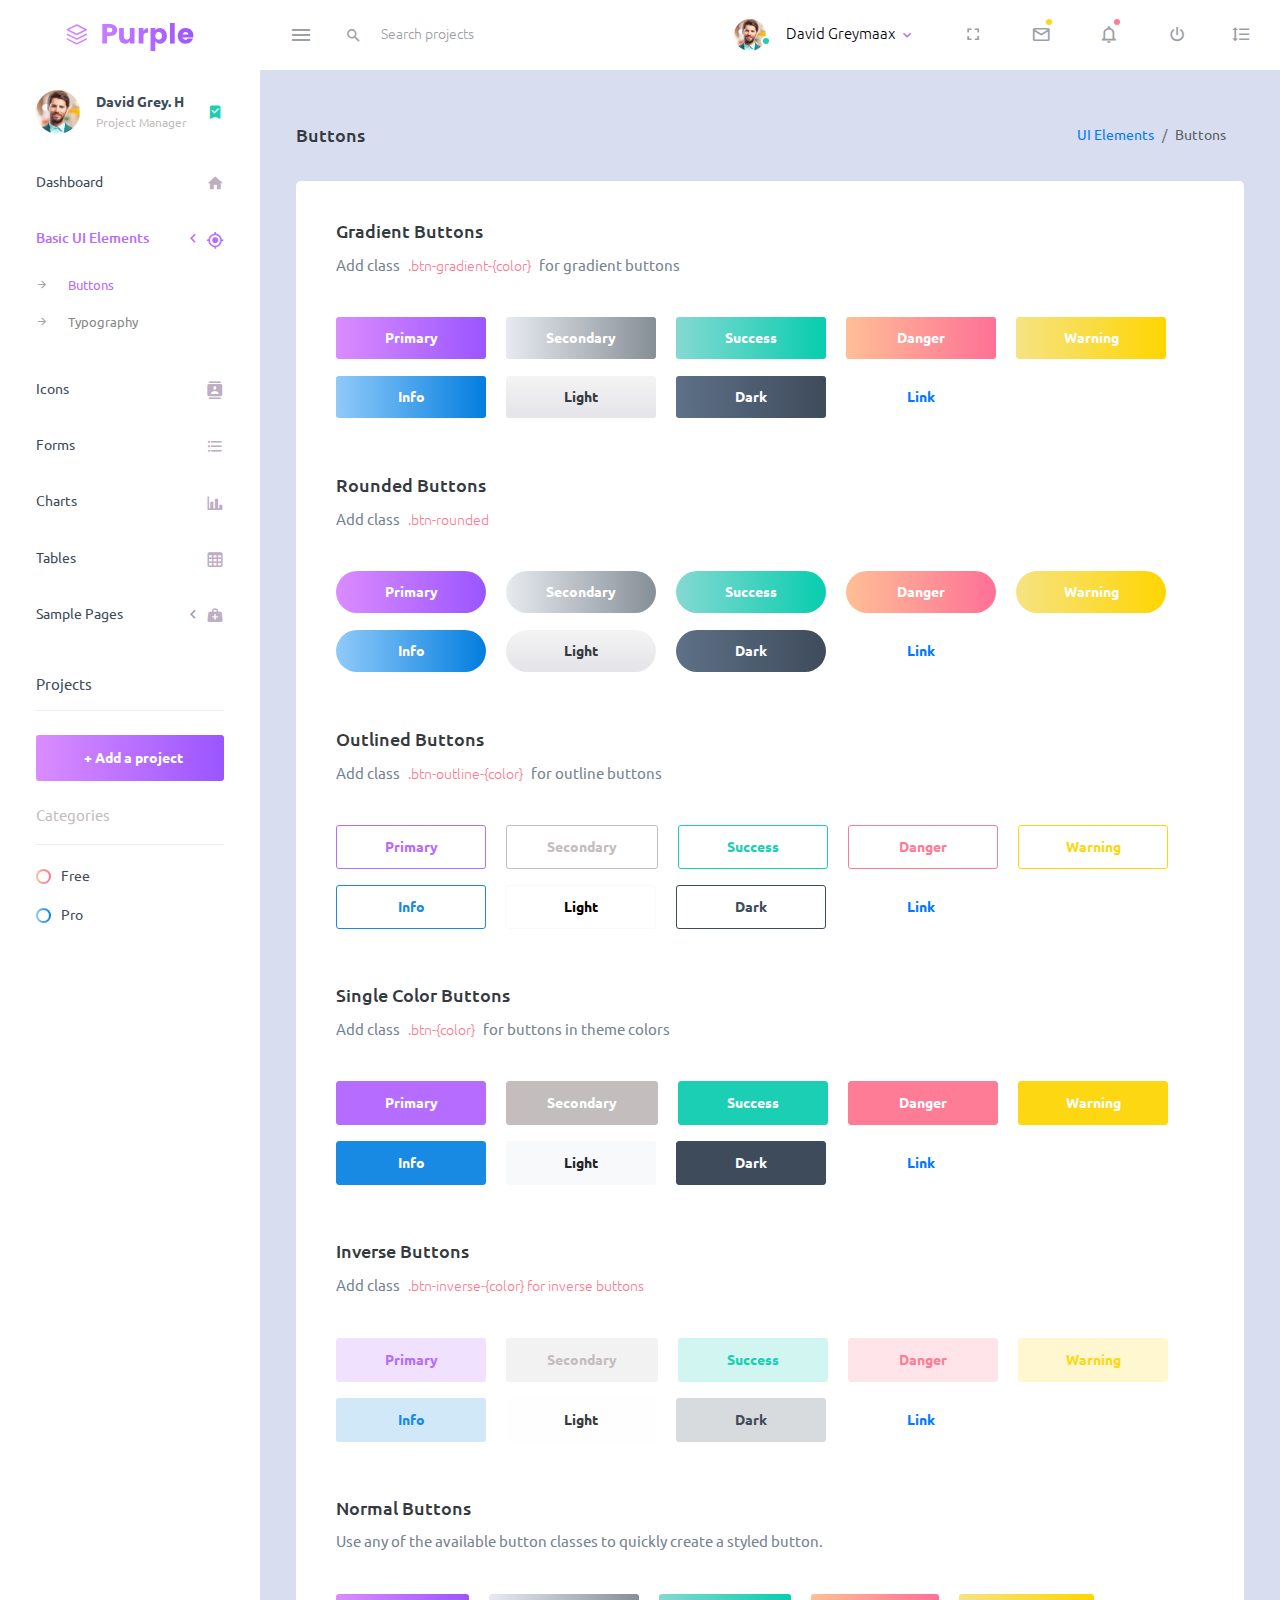
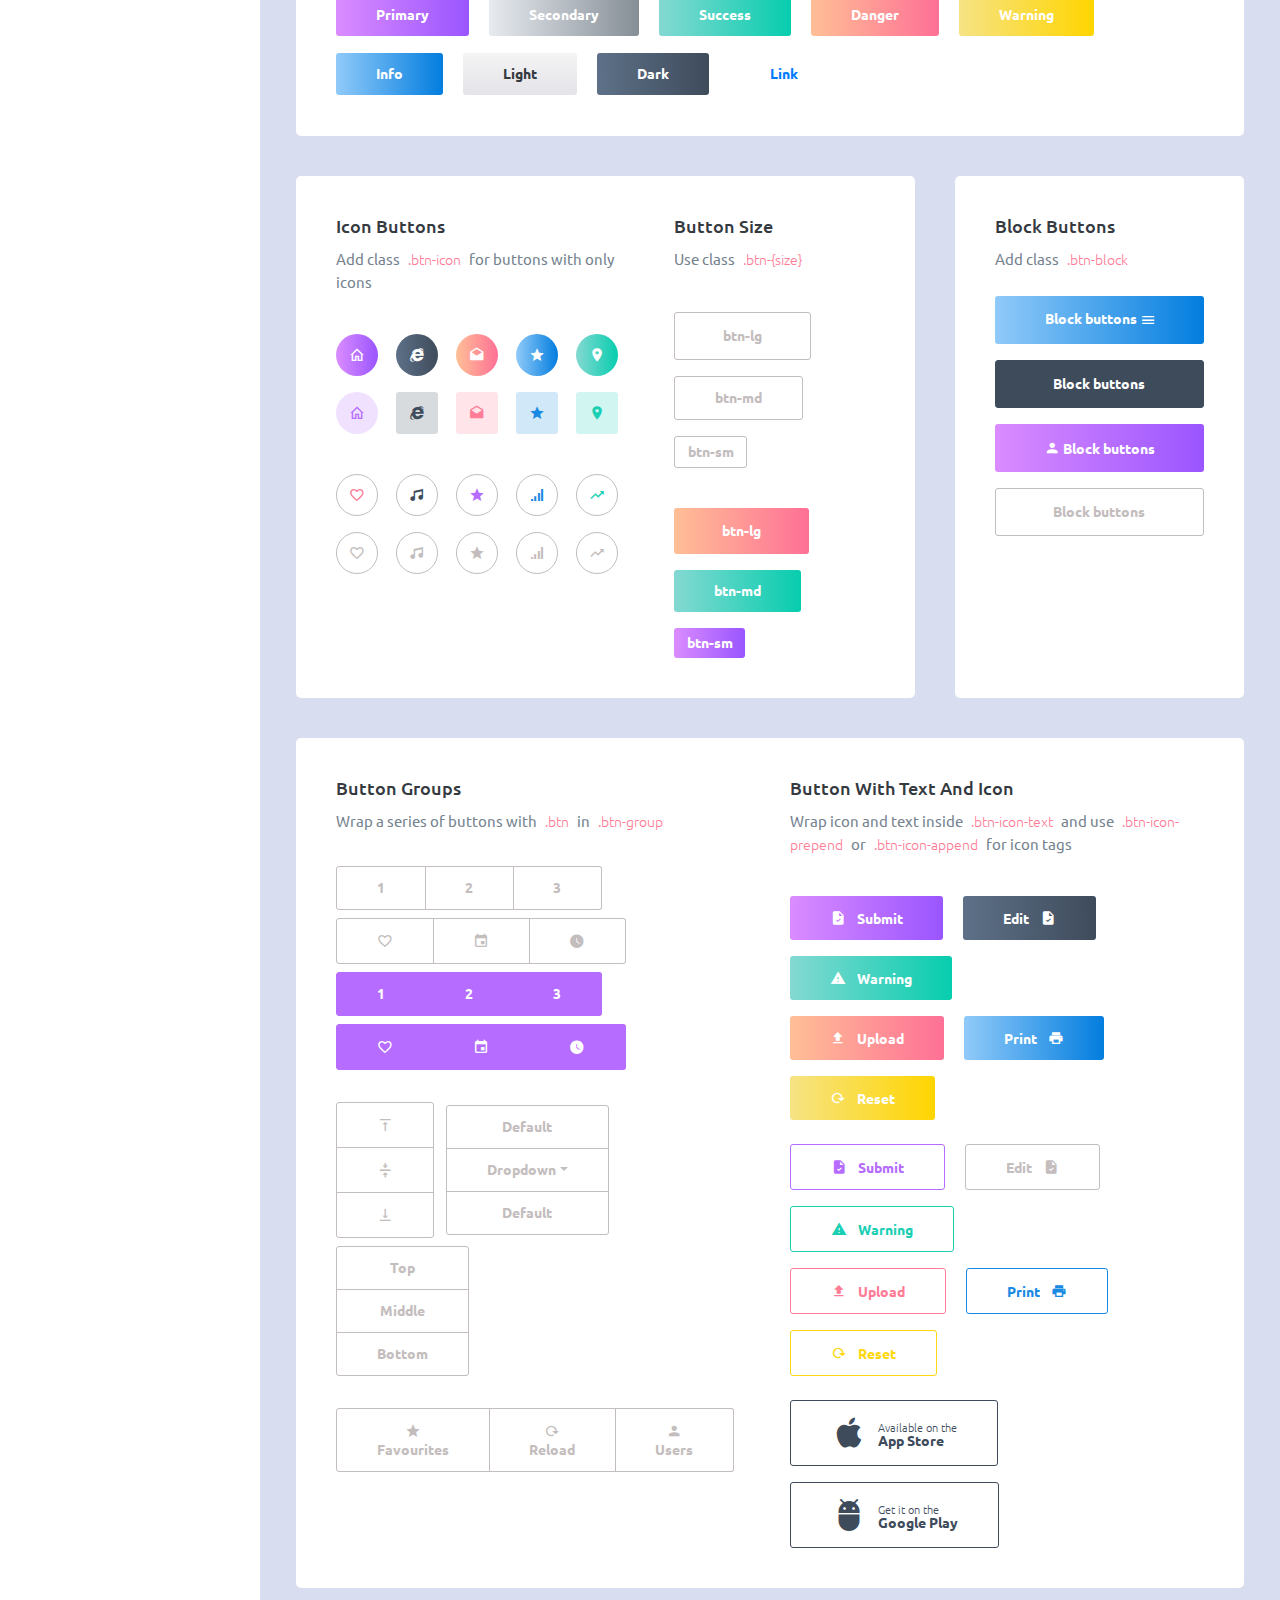
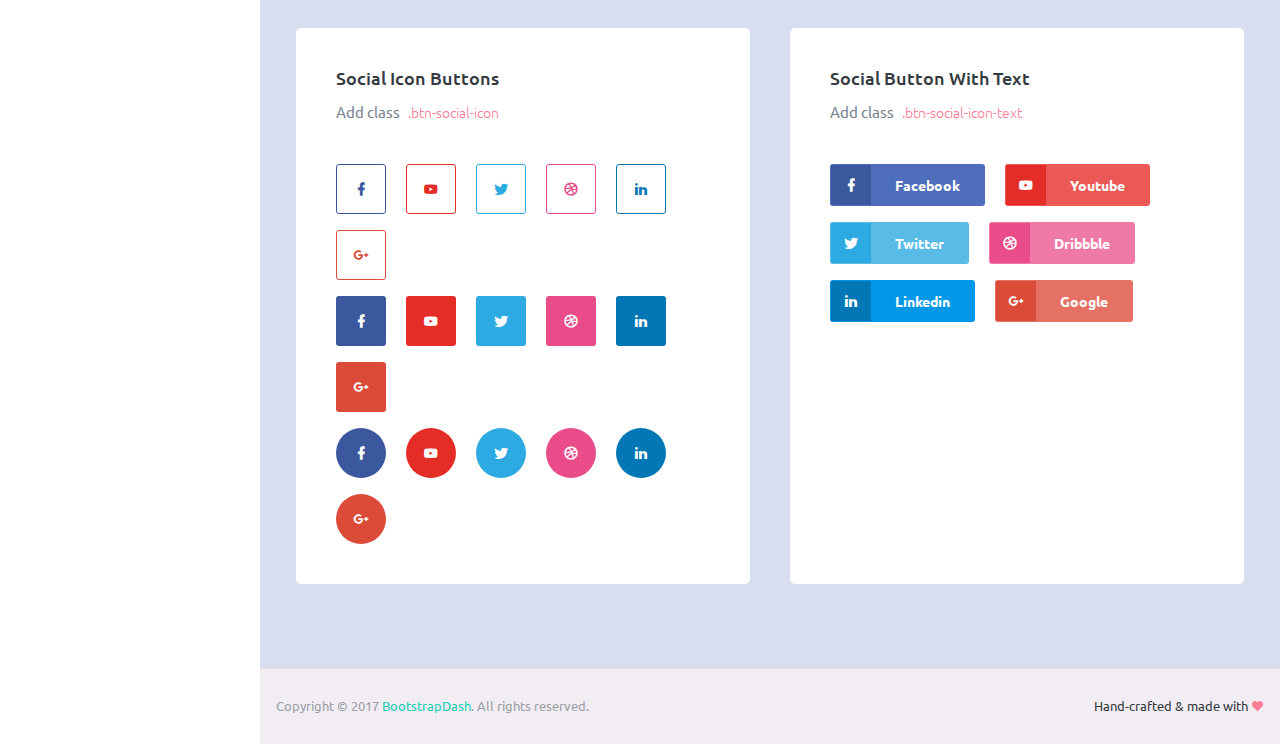
<file: Cpanel/pages/ui-features/buttons.html>
<!DOCTYPE html>
<html lang="en">
  <head>
    <!-- Required meta tags -->
    <meta charset="utf-8">
    <meta name="viewport" content="width=device-width, initial-scale=1, shrink-to-fit=no">
    <title>Purple Admin</title>
    <!-- plugins:css -->
    <link rel="stylesheet" href="../../assets/vendors/mdi/css/materialdesignicons.min.css">
    <link rel="stylesheet" href="../../assets/vendors/css/vendor.bundle.base.css">
    <!-- endinject -->
    <!-- Plugin css for this page -->
    <!-- End Plugin css for this page -->
    <!-- inject:css -->
    <!-- endinject -->
    <!-- Layout styles -->
    <link rel="stylesheet" href="../../assets/css/style.css">
    <!-- End layout styles -->
    <link rel="shortcut icon" href="../../assets/images/favicon.png" />
  </head>
  <body>
    <div class="container-scroller">
      <!-- partial:../../partials/_navbar.html -->
      <nav class="navbar default-layout-navbar col-lg-12 col-12 p-0 fixed-top d-flex flex-row">
        <div class="text-center navbar-brand-wrapper d-flex align-items-center justify-content-center">
          <a class="navbar-brand brand-logo" href="../../index.html"><img src="../../assets/images/logo.svg" alt="logo" /></a>
          <a class="navbar-brand brand-logo-mini" href="../../index.html"><img src="../../assets/images/logo-mini.svg" alt="logo" /></a>
        </div>
        <div class="navbar-menu-wrapper d-flex align-items-stretch">
          <button class="navbar-toggler navbar-toggler align-self-center" type="button" data-toggle="minimize">
            <span class="mdi mdi-menu"></span>
          </button>
          <div class="search-field d-none d-md-block">
            <form class="d-flex align-items-center h-100" action="#">
              <div class="input-group">
                <div class="input-group-prepend bg-transparent">
                  <i class="input-group-text border-0 mdi mdi-magnify"></i>
                </div>
                <input type="text" class="form-control bg-transparent border-0" placeholder="Search projects">
              </div>
            </form>
          </div>
          <ul class="navbar-nav navbar-nav-right">
            <li class="nav-item nav-profile dropdown">
              <a class="nav-link dropdown-toggle" id="profileDropdown" href="#" data-toggle="dropdown" aria-expanded="false">
                <div class="nav-profile-img">
                  <img src="../../assets/images/faces/face1.jpg" alt="image">
                  <span class="availability-status online"></span>
                </div>
                <div class="nav-profile-text">
                  <p class="mb-1 text-black">David Greymaax</p>
                </div>
              </a>
              <div class="dropdown-menu navbar-dropdown" aria-labelledby="profileDropdown">
                <a class="dropdown-item" href="#">
                  <i class="mdi mdi-cached mr-2 text-success"></i> Activity Log </a>
                <div class="dropdown-divider"></div>
                <a class="dropdown-item" href="#">
                  <i class="mdi mdi-logout mr-2 text-primary"></i> Signout </a>
              </div>
            </li>
            <li class="nav-item d-none d-lg-block full-screen-link">
              <a class="nav-link">
                <i class="mdi mdi-fullscreen" id="fullscreen-button"></i>
              </a>
            </li>
            <li class="nav-item dropdown">
              <a class="nav-link count-indicator dropdown-toggle" id="messageDropdown" href="#" data-toggle="dropdown" aria-expanded="false">
                <i class="mdi mdi-email-outline"></i>
                <span class="count-symbol bg-warning"></span>
              </a>
              <div class="dropdown-menu dropdown-menu-right navbar-dropdown preview-list" aria-labelledby="messageDropdown">
                <h6 class="p-3 mb-0">Messages</h6>
                <div class="dropdown-divider"></div>
                <a class="dropdown-item preview-item">
                  <div class="preview-thumbnail">
                    <img src="../../assets/images/faces/face4.jpg" alt="image" class="profile-pic">
                  </div>
                  <div class="preview-item-content d-flex align-items-start flex-column justify-content-center">
                    <h6 class="preview-subject ellipsis mb-1 font-weight-normal">Mark send you a message</h6>
                    <p class="text-gray mb-0"> 1 Minutes ago </p>
                  </div>
                </a>
                <div class="dropdown-divider"></div>
                <a class="dropdown-item preview-item">
                  <div class="preview-thumbnail">
                    <img src="../../assets/images/faces/face2.jpg" alt="image" class="profile-pic">
                  </div>
                  <div class="preview-item-content d-flex align-items-start flex-column justify-content-center">
                    <h6 class="preview-subject ellipsis mb-1 font-weight-normal">Cregh send you a message</h6>
                    <p class="text-gray mb-0"> 15 Minutes ago </p>
                  </div>
                </a>
                <div class="dropdown-divider"></div>
                <a class="dropdown-item preview-item">
                  <div class="preview-thumbnail">
                    <img src="../../assets/images/faces/face3.jpg" alt="image" class="profile-pic">
                  </div>
                  <div class="preview-item-content d-flex align-items-start flex-column justify-content-center">
                    <h6 class="preview-subject ellipsis mb-1 font-weight-normal">Profile picture updated</h6>
                    <p class="text-gray mb-0"> 18 Minutes ago </p>
                  </div>
                </a>
                <div class="dropdown-divider"></div>
                <h6 class="p-3 mb-0 text-center">4 new messages</h6>
              </div>
            </li>
            <li class="nav-item dropdown">
              <a class="nav-link count-indicator dropdown-toggle" id="notificationDropdown" href="#" data-toggle="dropdown">
                <i class="mdi mdi-bell-outline"></i>
                <span class="count-symbol bg-danger"></span>
              </a>
              <div class="dropdown-menu dropdown-menu-right navbar-dropdown preview-list" aria-labelledby="notificationDropdown">
                <h6 class="p-3 mb-0">Notifications</h6>
                <div class="dropdown-divider"></div>
                <a class="dropdown-item preview-item">
                  <div class="preview-thumbnail">
                    <div class="preview-icon bg-success">
                      <i class="mdi mdi-calendar"></i>
                    </div>
                  </div>
                  <div class="preview-item-content d-flex align-items-start flex-column justify-content-center">
                    <h6 class="preview-subject font-weight-normal mb-1">Event today</h6>
                    <p class="text-gray ellipsis mb-0"> Just a reminder that you have an event today </p>
                  </div>
                </a>
                <div class="dropdown-divider"></div>
                <a class="dropdown-item preview-item">
                  <div class="preview-thumbnail">
                    <div class="preview-icon bg-warning">
                      <i class="mdi mdi-settings"></i>
                    </div>
                  </div>
                  <div class="preview-item-content d-flex align-items-start flex-column justify-content-center">
                    <h6 class="preview-subject font-weight-normal mb-1">Settings</h6>
                    <p class="text-gray ellipsis mb-0"> Update dashboard </p>
                  </div>
                </a>
                <div class="dropdown-divider"></div>
                <a class="dropdown-item preview-item">
                  <div class="preview-thumbnail">
                    <div class="preview-icon bg-info">
                      <i class="mdi mdi-link-variant"></i>
                    </div>
                  </div>
                  <div class="preview-item-content d-flex align-items-start flex-column justify-content-center">
                    <h6 class="preview-subject font-weight-normal mb-1">Launch Admin</h6>
                    <p class="text-gray ellipsis mb-0"> New admin wow! </p>
                  </div>
                </a>
                <div class="dropdown-divider"></div>
                <h6 class="p-3 mb-0 text-center">See all notifications</h6>
              </div>
            </li>
            <li class="nav-item nav-logout d-none d-lg-block">
              <a class="nav-link" href="#">
                <i class="mdi mdi-power"></i>
              </a>
            </li>
            <li class="nav-item nav-settings d-none d-lg-block">
              <a class="nav-link" href="#">
                <i class="mdi mdi-format-line-spacing"></i>
              </a>
            </li>
          </ul>
          <button class="navbar-toggler navbar-toggler-right d-lg-none align-self-center" type="button" data-toggle="offcanvas">
            <span class="mdi mdi-menu"></span>
          </button>
        </div>
      </nav>
      <!-- partial -->
      <div class="container-fluid page-body-wrapper">
        <!-- partial:../../partials/_sidebar.html -->
        <nav class="sidebar sidebar-offcanvas" id="sidebar">
          <ul class="nav">
            <li class="nav-item nav-profile">
              <a href="#" class="nav-link">
                <div class="nav-profile-image">
                  <img src="../../assets/images/faces/face1.jpg" alt="profile">
                  <span class="login-status online"></span>
                  <!--change to offline or busy as needed-->
                </div>
                <div class="nav-profile-text d-flex flex-column">
                  <span class="font-weight-bold mb-2">David Grey. H</span>
                  <span class="text-secondary text-small">Project Manager</span>
                </div>
                <i class="mdi mdi-bookmark-check text-success nav-profile-badge"></i>
              </a>
            </li>
            <li class="nav-item">
              <a class="nav-link" href="../../index.html">
                <span class="menu-title">Dashboard</span>
                <i class="mdi mdi-home menu-icon"></i>
              </a>
            </li>
            <li class="nav-item">
              <a class="nav-link" data-toggle="collapse" href="#ui-basic" aria-expanded="false" aria-controls="ui-basic">
                <span class="menu-title">Basic UI Elements</span>
                <i class="menu-arrow"></i>
                <i class="mdi mdi-crosshairs-gps menu-icon"></i>
              </a>
              <div class="collapse" id="ui-basic">
                <ul class="nav flex-column sub-menu">
                  <li class="nav-item"> <a class="nav-link" href="../../pages/ui-features/buttons.html">Buttons</a></li>
                  <li class="nav-item"> <a class="nav-link" href="../../pages/ui-features/typography.html">Typography</a></li>
                </ul>
              </div>
            </li>
            <li class="nav-item">
              <a class="nav-link" href="../../pages/icons/mdi.html">
                <span class="menu-title">Icons</span>
                <i class="mdi mdi-contacts menu-icon"></i>
              </a>
            </li>
            <li class="nav-item">
              <a class="nav-link" href="../../pages/forms/basic_elements.html">
                <span class="menu-title">Forms</span>
                <i class="mdi mdi-format-list-bulleted menu-icon"></i>
              </a>
            </li>
            <li class="nav-item">
              <a class="nav-link" href="../../pages/charts/chartjs.html">
                <span class="menu-title">Charts</span>
                <i class="mdi mdi-chart-bar menu-icon"></i>
              </a>
            </li>
            <li class="nav-item">
              <a class="nav-link" href="../../pages/tables/basic-table.html">
                <span class="menu-title">Tables</span>
                <i class="mdi mdi-table-large menu-icon"></i>
              </a>
            </li>
            <li class="nav-item">
              <a class="nav-link" data-toggle="collapse" href="#general-pages" aria-expanded="false" aria-controls="general-pages">
                <span class="menu-title">Sample Pages</span>
                <i class="menu-arrow"></i>
                <i class="mdi mdi-medical-bag menu-icon"></i>
              </a>
              <div class="collapse" id="general-pages">
                <ul class="nav flex-column sub-menu">
                  <li class="nav-item"> <a class="nav-link" href="../../pages/samples/blank-page.html"> Blank Page </a></li>
                  <li class="nav-item"> <a class="nav-link" href="../../pages/samples/login.html"> Login </a></li>
                  <li class="nav-item"> <a class="nav-link" href="../../pages/samples/register.html"> Register </a></li>
                  <li class="nav-item"> <a class="nav-link" href="../../pages/samples/error-404.html"> 404 </a></li>
                  <li class="nav-item"> <a class="nav-link" href="../../pages/samples/error-500.html"> 500 </a></li>
                </ul>
              </div>
            </li>
            <li class="nav-item sidebar-actions">
              <span class="nav-link">
                <div class="border-bottom">
                  <h6 class="font-weight-normal mb-3">Projects</h6>
                </div>
                <button class="btn btn-block btn-lg btn-gradient-primary mt-4">+ Add a project</button>
                <div class="mt-4">
                  <div class="border-bottom">
                    <p class="text-secondary">Categories</p>
                  </div>
                  <ul class="gradient-bullet-list mt-4">
                    <li>Free</li>
                    <li>Pro</li>
                  </ul>
                </div>
              </span>
            </li>
          </ul>
        </nav>
        <!-- partial -->
        <div class="main-panel">
          <div class="content-wrapper">
            <div class="page-header">
              <h3 class="page-title"> Buttons </h3>
              <nav aria-label="breadcrumb">
                <ol class="breadcrumb">
                  <li class="breadcrumb-item"><a href="#">UI Elements</a></li>
                  <li class="breadcrumb-item active" aria-current="page">Buttons</li>
                </ol>
              </nav>
            </div>
            <div class="row">
              <div class="col-12 grid-margin stretch-card">
                <div class="card">
                  <div class="card-body">
                    <h4 class="card-title">Gradient buttons</h4>
                    <p class="card-description">Add class <code>.btn-gradient-{color}</code> for gradient buttons</p>
                    <div class="template-demo">
                      <button type="button" class="btn btn-gradient-primary btn-fw">Primary</button>
                      <button type="button" class="btn btn-gradient-secondary btn-fw">Secondary</button>
                      <button type="button" class="btn btn-gradient-success btn-fw">Success</button>
                      <button type="button" class="btn btn-gradient-danger btn-fw">Danger</button>
                      <button type="button" class="btn btn-gradient-warning btn-fw">Warning</button>
                      <button type="button" class="btn btn-gradient-info btn-fw">Info</button>
                      <button type="button" class="btn btn-gradient-light btn-fw">Light</button>
                      <button type="button" class="btn btn-gradient-dark btn-fw">Dark</button>
                      <button type="button" class="btn btn-link btn-fw">Link</button>
                    </div>
                  </div>
                  <div class="card-body">
                    <h4 class="card-title">Rounded buttons</h4>
                    <p class="card-description">Add class <code>.btn-rounded</code></p>
                    <div class="template-demo">
                      <button type="button" class="btn btn-gradient-primary btn-rounded btn-fw">Primary</button>
                      <button type="button" class="btn btn-gradient-secondary btn-rounded btn-fw">Secondary</button>
                      <button type="button" class="btn btn-gradient-success btn-rounded btn-fw">Success</button>
                      <button type="button" class="btn btn-gradient-danger btn-rounded btn-fw">Danger</button>
                      <button type="button" class="btn btn-gradient-warning btn-rounded btn-fw">Warning</button>
                      <button type="button" class="btn btn-gradient-info btn-rounded btn-fw">Info</button>
                      <button type="button" class="btn btn-gradient-light btn-rounded btn-fw">Light</button>
                      <button type="button" class="btn btn-gradient-dark btn-rounded btn-fw">Dark</button>
                      <button type="button" class="btn btn-link btn-rounded btn-fw">Link</button>
                    </div>
                  </div>
                  <div class="card-body">
                    <h4 class="card-title">Outlined buttons</h4>
                    <p class="card-description">Add class <code>.btn-outline-{color}</code> for outline buttons</p>
                    <div class="template-demo">
                      <button type="button" class="btn btn-outline-primary btn-fw">Primary</button>
                      <button type="button" class="btn btn-outline-secondary btn-fw">Secondary</button>
                      <button type="button" class="btn btn-outline-success btn-fw">Success</button>
                      <button type="button" class="btn btn-outline-danger btn-fw">Danger</button>
                      <button type="button" class="btn btn-outline-warning btn-fw">Warning</button>
                      <button type="button" class="btn btn-outline-info btn-fw">Info</button>
                      <button type="button" class="btn btn-outline-light text-black btn-fw">Light</button>
                      <button type="button" class="btn btn-outline-dark btn-fw">Dark</button>
                      <button type="button" class="btn btn-link btn-fw">Link</button>
                    </div>
                  </div>
                  <div class="card-body">
                    <h4 class="card-title">Single color buttons</h4>
                    <p class="card-description">Add class <code>.btn-{color}</code> for buttons in theme colors</p>
                    <div class="template-demo">
                      <button type="button" class="btn btn-primary btn-fw">Primary</button>
                      <button type="button" class="btn btn-secondary btn-fw">Secondary</button>
                      <button type="button" class="btn btn-success btn-fw">Success</button>
                      <button type="button" class="btn btn-danger btn-fw">Danger</button>
                      <button type="button" class="btn btn-warning btn-fw">Warning</button>
                      <button type="button" class="btn btn-info btn-fw">Info</button>
                      <button type="button" class="btn btn-light btn-fw">Light</button>
                      <button type="button" class="btn btn-dark btn-fw">Dark</button>
                      <button type="button" class="btn btn-link btn-fw">Link</button>
                    </div>
                  </div>
                  <div class="card-body">
                    <h4 class="card-title">Inverse buttons</h4>
                    <p class="card-description">Add class <code>.btn-inverse-{color} for inverse buttons</code></p>
                    <div class="template-demo">
                      <button type="button" class="btn btn-inverse-primary btn-fw">Primary</button>
                      <button type="button" class="btn btn-inverse-secondary btn-fw">Secondary</button>
                      <button type="button" class="btn btn-inverse-success btn-fw">Success</button>
                      <button type="button" class="btn btn-inverse-danger btn-fw">Danger</button>
                      <button type="button" class="btn btn-inverse-warning btn-fw">Warning</button>
                      <button type="button" class="btn btn-inverse-info btn-fw">Info</button>
                      <button type="button" class="btn btn-inverse-light btn-fw">Light</button>
                      <button type="button" class="btn btn-inverse-dark btn-fw">Dark</button>
                      <button type="button" class="btn btn-link btn-fw">Link</button>
                    </div>
                  </div>
                  <div class="card-body">
                    <h4 class="card-title">Normal buttons</h4>
                    <p class="card-description">Use any of the available button classes to quickly create a styled button.</p>
                    <div class="template-demo">
                      <button type="button" class="btn btn-gradient-primary">Primary</button>
                      <button type="button" class="btn btn-gradient-secondary">Secondary</button>
                      <button type="button" class="btn btn-gradient-success">Success</button>
                      <button type="button" class="btn btn-gradient-danger">Danger</button>
                      <button type="button" class="btn btn-gradient-warning">Warning</button>
                      <button type="button" class="btn btn-gradient-info">Info</button>
                      <button type="button" class="btn btn-gradient-light">Light</button>
                      <button type="button" class="btn btn-gradient-dark">Dark</button>
                      <button type="button" class="btn btn-link">Link</button>
                    </div>
                  </div>
                </div>
              </div>
              <div class="col-md-8 grid-margin stretch-card">
                <div class="card">
                  <div class="card-body">
                    <div class="row">
                      <div class="col-md-7">
                        <h4 class="card-title">Icon Buttons</h4>
                        <p class="card-description">Add class <code>.btn-icon</code> for buttons with only icons</p>
                        <div class="template-demo d-flex justify-content-between flex-nowrap">
                          <button type="button" class="btn btn-gradient-primary btn-rounded btn-icon">
                            <i class="mdi mdi-home-outline"></i>
                          </button>
                          <button type="button" class="btn btn-gradient-dark btn-rounded btn-icon">
                            <i class="mdi mdi-internet-explorer"></i>
                          </button>
                          <button type="button" class="btn btn-gradient-danger btn-rounded btn-icon">
                            <i class="mdi mdi-email-open"></i>
                          </button>
                          <button type="button" class="btn btn-gradient-info btn-rounded btn-icon">
                            <i class="mdi mdi-star"></i>
                          </button>
                          <button type="button" class="btn btn-gradient-success btn-rounded btn-icon">
                            <i class="mdi mdi-map-marker"></i>
                          </button>
                        </div>
                        <div class="template-demo d-flex justify-content-between flex-nowrap">
                          <button type="button" class="btn btn-inverse-primary btn-rounded btn-icon">
                            <i class="mdi mdi-home-outline"></i>
                          </button>
                          <button type="button" class="btn btn-inverse-dark btn-icon">
                            <i class="mdi mdi-internet-explorer"></i>
                          </button>
                          <button type="button" class="btn btn-inverse-danger btn-icon">
                            <i class="mdi mdi-email-open"></i>
                          </button>
                          <button type="button" class="btn btn-inverse-info btn-icon">
                            <i class="mdi mdi-star"></i>
                          </button>
                          <button type="button" class="btn btn-inverse-success btn-icon">
                            <i class="mdi mdi-map-marker"></i>
                          </button>
                        </div>
                        <div class="template-demo d-flex justify-content-between flex-nowrap mt-4">
                          <button type="button" class="btn btn-outline-secondary btn-rounded btn-icon">
                            <i class="mdi mdi-heart-outline text-danger"></i>
                          </button>
                          <button type="button" class="btn btn-outline-secondary btn-rounded btn-icon">
                            <i class="mdi mdi-music text-dark"></i>
                          </button>
                          <button type="button" class="btn btn-outline-secondary btn-rounded btn-icon">
                            <i class="mdi mdi-star text-primary"></i>
                          </button>
                          <button type="button" class="btn btn-outline-secondary btn-rounded btn-icon">
                            <i class="mdi mdi-signal text-info"></i>
                          </button>
                          <button type="button" class="btn btn-outline-secondary btn-rounded btn-icon">
                            <i class="mdi mdi-trending-up text-success"></i>
                          </button>
                        </div>
                        <div class="template-demo d-flex justify-content-between flex-nowrap">
                          <button type="button" class="btn btn-outline-secondary btn-rounded btn-icon">
                            <i class="mdi mdi-heart-outline"></i>
                          </button>
                          <button type="button" class="btn btn-outline-secondary btn-rounded btn-icon">
                            <i class="mdi mdi-music"></i>
                          </button>
                          <button type="button" class="btn btn-outline-secondary btn-rounded btn-icon">
                            <i class="mdi mdi-star"></i>
                          </button>
                          <button type="button" class="btn btn-outline-secondary btn-rounded btn-icon">
                            <i class="mdi mdi-signal"></i>
                          </button>
                          <button type="button" class="btn btn-outline-secondary btn-rounded btn-icon">
                            <i class="mdi mdi-trending-up"></i>
                          </button>
                        </div>
                      </div>
                      <div class="col-md-5">
                        <h4 class="card-title">Button Size</h4>
                        <p class="card-description">Use class <code>.btn-{size}</code></p>
                        <div class="template-demo">
                          <button type="button" class="btn btn-outline-secondary btn-lg">btn-lg</button>
                          <button type="button" class="btn btn-outline-secondary btn-md">btn-md</button>
                          <button type="button" class="btn btn-outline-secondary btn-sm">btn-sm</button>
                        </div>
                        <div class="template-demo mt-4">
                          <button type="button" class="btn btn-gradient-danger btn-lg">btn-lg</button>
                          <button type="button" class="btn btn-gradient-success btn-md">btn-md</button>
                          <button type="button" class="btn btn-gradient-primary btn-sm">btn-sm</button>
                        </div>
                      </div>
                    </div>
                  </div>
                </div>
              </div>
              <div class="col-md-4 grid-margin stretch-card">
                <div class="card">
                  <div class="card-body">
                    <h4 class="card-title">Block buttons</h4>
                    <p class="card-description">Add class <code>.btn-block</code></p>
                    <div class="template-demo">
                      <button type="button" class="btn btn-gradient-info btn-lg btn-block">Block buttons <i class="mdi mdi-menu float-right"></i>
                      </button>
                      <button type="button" class="btn btn-dark btn-lg btn-block">Block buttons</button>
                      <button type="button" class="btn btn-gradient-primary btn-lg btn-block">
                        <i class="mdi mdi-account"></i> Block buttons </button>
                      <button type="button" class="btn btn-outline-secondary btn-lg btn-block">Block buttons</button>
                    </div>
                  </div>
                </div>
              </div>
              <div class="col-12 grid-margin">
                <div class="card">
                  <div class="card-body">
                    <div class="row">
                      <div class="col-md-6">
                        <h4 class="card-title">Button groups</h4>
                        <p class="card-description">Wrap a series of buttons with <code>.btn</code> in <code>.btn-group</code></p>
                        <div class="template-demo">
                          <div class="btn-group" role="group" aria-label="Basic example">
                            <button type="button" class="btn btn-outline-secondary">1</button>
                            <button type="button" class="btn btn-outline-secondary">2</button>
                            <button type="button" class="btn btn-outline-secondary">3</button>
                          </div>
                          <div class="btn-group" role="group" aria-label="Basic example">
                            <button type="button" class="btn btn-outline-secondary">
                              <i class="mdi mdi-heart-outline"></i>
                            </button>
                            <button type="button" class="btn btn-outline-secondary">
                              <i class="mdi mdi-calendar"></i>
                            </button>
                            <button type="button" class="btn btn-outline-secondary">
                              <i class="mdi mdi-clock"></i>
                            </button>
                          </div>
                        </div>
                        <div class="template-demo">
                          <div class="btn-group" role="group" aria-label="Basic example">
                            <button type="button" class="btn btn-primary">1</button>
                            <button type="button" class="btn btn-primary">2</button>
                            <button type="button" class="btn btn-primary">3</button>
                          </div>
                          <div class="btn-group" role="group" aria-label="Basic example">
                            <button type="button" class="btn btn-primary">
                              <i class="mdi mdi-heart-outline"></i>
                            </button>
                            <button type="button" class="btn btn-primary">
                              <i class="mdi mdi-calendar"></i>
                            </button>
                            <button type="button" class="btn btn-primary">
                              <i class="mdi mdi-clock"></i>
                            </button>
                          </div>
                        </div>
                        <div class="template-demo mt-4">
                          <div class="btn-group-vertical" role="group" aria-label="Basic example">
                            <button type="button" class="btn btn-outline-secondary">
                              <i class="mdi mdi-format-vertical-align-top"></i>
                            </button>
                            <button type="button" class="btn btn-outline-secondary">
                              <i class="mdi mdi-format-vertical-align-center"></i>
                            </button>
                            <button type="button" class="btn btn-outline-secondary">
                              <i class="mdi mdi-format-vertical-align-bottom"></i>
                            </button>
                          </div>
                          <div class="btn-group-vertical" role="group" aria-label="Basic example">
                            <button type="button" class="btn btn-outline-secondary">Default</button>
                            <div class="btn-group">
                              <button type="button" class="btn btn-outline-secondary dropdown-toggle" data-toggle="dropdown">Dropdown</button>
                              <div class="dropdown-menu">
                                <a class="dropdown-item">Go back</a>
                                <a class="dropdown-item">Delete</a>
                                <a class="dropdown-item">Swap</a>
                              </div>
                            </div>
                            <button type="button" class="btn btn-outline-secondary">Default</button>
                          </div>
                          <div class="btn-group-vertical" role="group" aria-label="Basic example">
                            <button type="button" class="btn btn-outline-secondary">Top</button>
                            <button type="button" class="btn btn-outline-secondary">Middle</button>
                            <button type="button" class="btn btn-outline-secondary">Bottom</button>
                          </div>
                        </div>
                        <div class="template-demo mt-4">
                          <div class="btn-group" role="group" aria-label="Basic example">
                            <button type="button" class="btn btn-outline-secondary">
                              <i class="mdi mdi-star d-block mb-1"></i> Favourites </button>
                            <button type="button" class="btn btn-outline-secondary">
                              <i class="mdi mdi-reload d-block mb-1"></i> Reload </button>
                            <button type="button" class="btn btn-outline-secondary">
                              <i class="mdi mdi-account d-block mb-1"></i> Users </button>
                          </div>
                        </div>
                      </div>
                      <div class="col-md-6">
                        <h4 class="card-title">Button with text and icon</h4>
                        <p class="card-description">Wrap icon and text inside <code>.btn-icon-text</code> and use <code>.btn-icon-prepend</code> or <code>.btn-icon-append</code> for icon tags</p>
                        <div class="template-demo">
                          <button type="button" class="btn btn-gradient-primary btn-icon-text">
                            <i class="mdi mdi-file-check btn-icon-prepend"></i> Submit </button>
                          <button type="button" class="btn btn-gradient-dark btn-icon-text"> Edit <i class="mdi mdi-file-check btn-icon-append"></i>
                          </button>
                          <button type="button" class="btn btn-gradient-success btn-icon-text">
                            <i class="mdi mdi-alert btn-icon-prepend"></i> Warning </button>
                        </div>
                        <div class="template-demo">
                          <button type="button" class="btn btn-gradient-danger btn-icon-text">
                            <i class="mdi mdi-upload btn-icon-prepend"></i> Upload </button>
                          <button type="button" class="btn btn-gradient-info btn-icon-text"> Print <i class="mdi mdi-printer btn-icon-append"></i>
                          </button>
                          <button type="button" class="btn btn-gradient-warning btn-icon-text">
                            <i class="mdi mdi-reload btn-icon-prepend"></i> Reset </button>
                        </div>
                        <div class="template-demo mt-2">
                          <button type="button" class="btn btn-outline-primary btn-icon-text">
                            <i class="mdi mdi-file-check btn-icon-prepend"></i> Submit </button>
                          <button type="button" class="btn btn-outline-secondary btn-icon-text"> Edit <i class="mdi mdi-file-check btn-icon-append"></i>
                          </button>
                          <button type="button" class="btn btn-outline-success btn-icon-text">
                            <i class="mdi mdi-alert btn-icon-prepend"></i> Warning </button>
                        </div>
                        <div class="template-demo">
                          <button type="button" class="btn btn-outline-danger btn-icon-text">
                            <i class="mdi mdi-upload btn-icon-prepend"></i> Upload </button>
                          <button type="button" class="btn btn-outline-info btn-icon-text"> Print <i class="mdi mdi-printer btn-icon-append"></i>
                          </button>
                          <button type="button" class="btn btn-outline-warning btn-icon-text">
                            <i class="mdi mdi-reload btn-icon-prepend"></i> Reset </button>
                        </div>
                        <div class="template-demo mt-2">
                          <button class="btn btn-outline-dark btn-icon-text">
                            <i class="mdi mdi-apple btn-icon-prepend mdi-36px"></i>
                            <span class="d-inline-block text-left">
                              <small class="font-weight-light d-block">Available on the</small> App Store </span>
                          </button>
                          <button class="btn btn-outline-dark btn-icon-text">
                            <i class="mdi mdi-android-debug-bridge btn-icon-prepend mdi-36px"></i>
                            <span class="d-inline-block text-left">
                              <small class="font-weight-light d-block">Get it on the</small> Google Play </span>
                          </button>
                        </div>
                      </div>
                    </div>
                  </div>
                </div>
              </div>
              <div class="col-md-6 grid-margin stretch-card">
                <div class="card">
                  <div class="card-body">
                    <h4 class="card-title">Social Icon Buttons</h4>
                    <p class="card-description">Add class <code>.btn-social-icon</code></p>
                    <div class="template-demo">
                      <button type="button" class="btn btn-social-icon btn-outline-facebook"><i class="mdi mdi-facebook"></i></button>
                      <button type="button" class="btn btn-social-icon btn-outline-youtube"><i class="mdi mdi-youtube"></i></button>
                      <button type="button" class="btn btn-social-icon btn-outline-twitter"><i class="mdi mdi-twitter"></i></button>
                      <button type="button" class="btn btn-social-icon btn-outline-dribbble"><i class="mdi mdi-dribbble"></i></button>
                      <button type="button" class="btn btn-social-icon btn-outline-linkedin"><i class="mdi mdi-linkedin"></i></button>
                      <button type="button" class="btn btn-social-icon btn-outline-google"><i class="mdi mdi-google-plus"></i></button>
                    </div>
                    <div class="template-demo">
                      <button type="button" class="btn btn-social-icon btn-facebook"><i class="mdi mdi-facebook"></i></button>
                      <button type="button" class="btn btn-social-icon btn-youtube"><i class="mdi mdi-youtube"></i></button>
                      <button type="button" class="btn btn-social-icon btn-twitter"><i class="mdi mdi-twitter"></i></button>
                      <button type="button" class="btn btn-social-icon btn-dribbble"><i class="mdi mdi-dribbble"></i></button>
                      <button type="button" class="btn btn-social-icon btn-linkedin"><i class="mdi mdi-linkedin"></i></button>
                      <button type="button" class="btn btn-social-icon btn-google"><i class="mdi mdi-google-plus"></i></button>
                    </div>
                    <div class="template-demo">
                      <button type="button" class="btn btn-social-icon btn-facebook btn-rounded"><i class="mdi mdi-facebook"></i></button>
                      <button type="button" class="btn btn-social-icon btn-youtube btn-rounded"><i class="mdi mdi-youtube"></i></button>
                      <button type="button" class="btn btn-social-icon btn-twitter btn-rounded"><i class="mdi mdi-twitter"></i></button>
                      <button type="button" class="btn btn-social-icon btn-dribbble btn-rounded"><i class="mdi mdi-dribbble"></i></button>
                      <button type="button" class="btn btn-social-icon btn-linkedin btn-rounded"><i class="mdi mdi-linkedin"></i></button>
                      <button type="button" class="btn btn-social-icon btn-google btn-rounded"><i class="mdi mdi-google-plus"></i></button>
                    </div>
                  </div>
                </div>
              </div>
              <div class="col-md-6 grid-margin stretch-card">
                <div class="card">
                  <div class="card-body">
                    <h4 class="card-title">Social button with text</h4>
                    <p class="card-description">Add class <code>.btn-social-icon-text</code></p>
                    <div class="template-demo">
                      <button type="button" class="btn btn-social-icon-text btn-facebook"><i class="mdi mdi-facebook"></i>Facebook</button>
                      <button type="button" class="btn btn-social-icon-text btn-youtube"><i class="mdi mdi-youtube"></i>Youtube</button>
                      <button type="button" class="btn btn-social-icon-text btn-twitter"><i class="mdi mdi-twitter"></i>Twitter</button>
                      <button type="button" class="btn btn-social-icon-text btn-dribbble"><i class="mdi mdi-dribbble"></i>Dribbble</button>
                      <button type="button" class="btn btn-social-icon-text btn-linkedin"><i class="mdi mdi-linkedin"></i>Linkedin</button>
                      <button type="button" class="btn btn-social-icon-text btn-google"><i class="mdi mdi-google-plus"></i>Google</button>
                    </div>
                  </div>
                </div>
              </div>
            </div>
          </div>
          <!-- content-wrapper ends -->
          <!-- partial:../../partials/_footer.html -->
          <footer class="footer">
            <div class="d-sm-flex justify-content-center justify-content-sm-between">
              <span class="text-muted text-center text-sm-left d-block d-sm-inline-block">Copyright © 2017 <a href="https://www.bootstrapdash.com/" target="_blank">BootstrapDash</a>. All rights reserved.</span>
              <span class="float-none float-sm-right d-block mt-1 mt-sm-0 text-center">Hand-crafted & made with <i class="mdi mdi-heart text-danger"></i></span>
            </div>
          </footer>
          <!-- partial -->
        </div>
        <!-- main-panel ends -->
      </div>
      <!-- page-body-wrapper ends -->
    </div>
    <!-- container-scroller -->
    <!-- plugins:js -->
    <script src="../../assets/vendors/js/vendor.bundle.base.js"></script>
    <!-- endinject -->
    <!-- Plugin js for this page -->
    <!-- End plugin js for this page -->
    <!-- inject:js -->
    <script src="../../assets/js/off-canvas.js"></script>
    <script src="../../assets/js/hoverable-collapse.js"></script>
    <script src="../../assets/js/misc.js"></script>
    <!-- endinject -->
  </body>
</html>
</file>
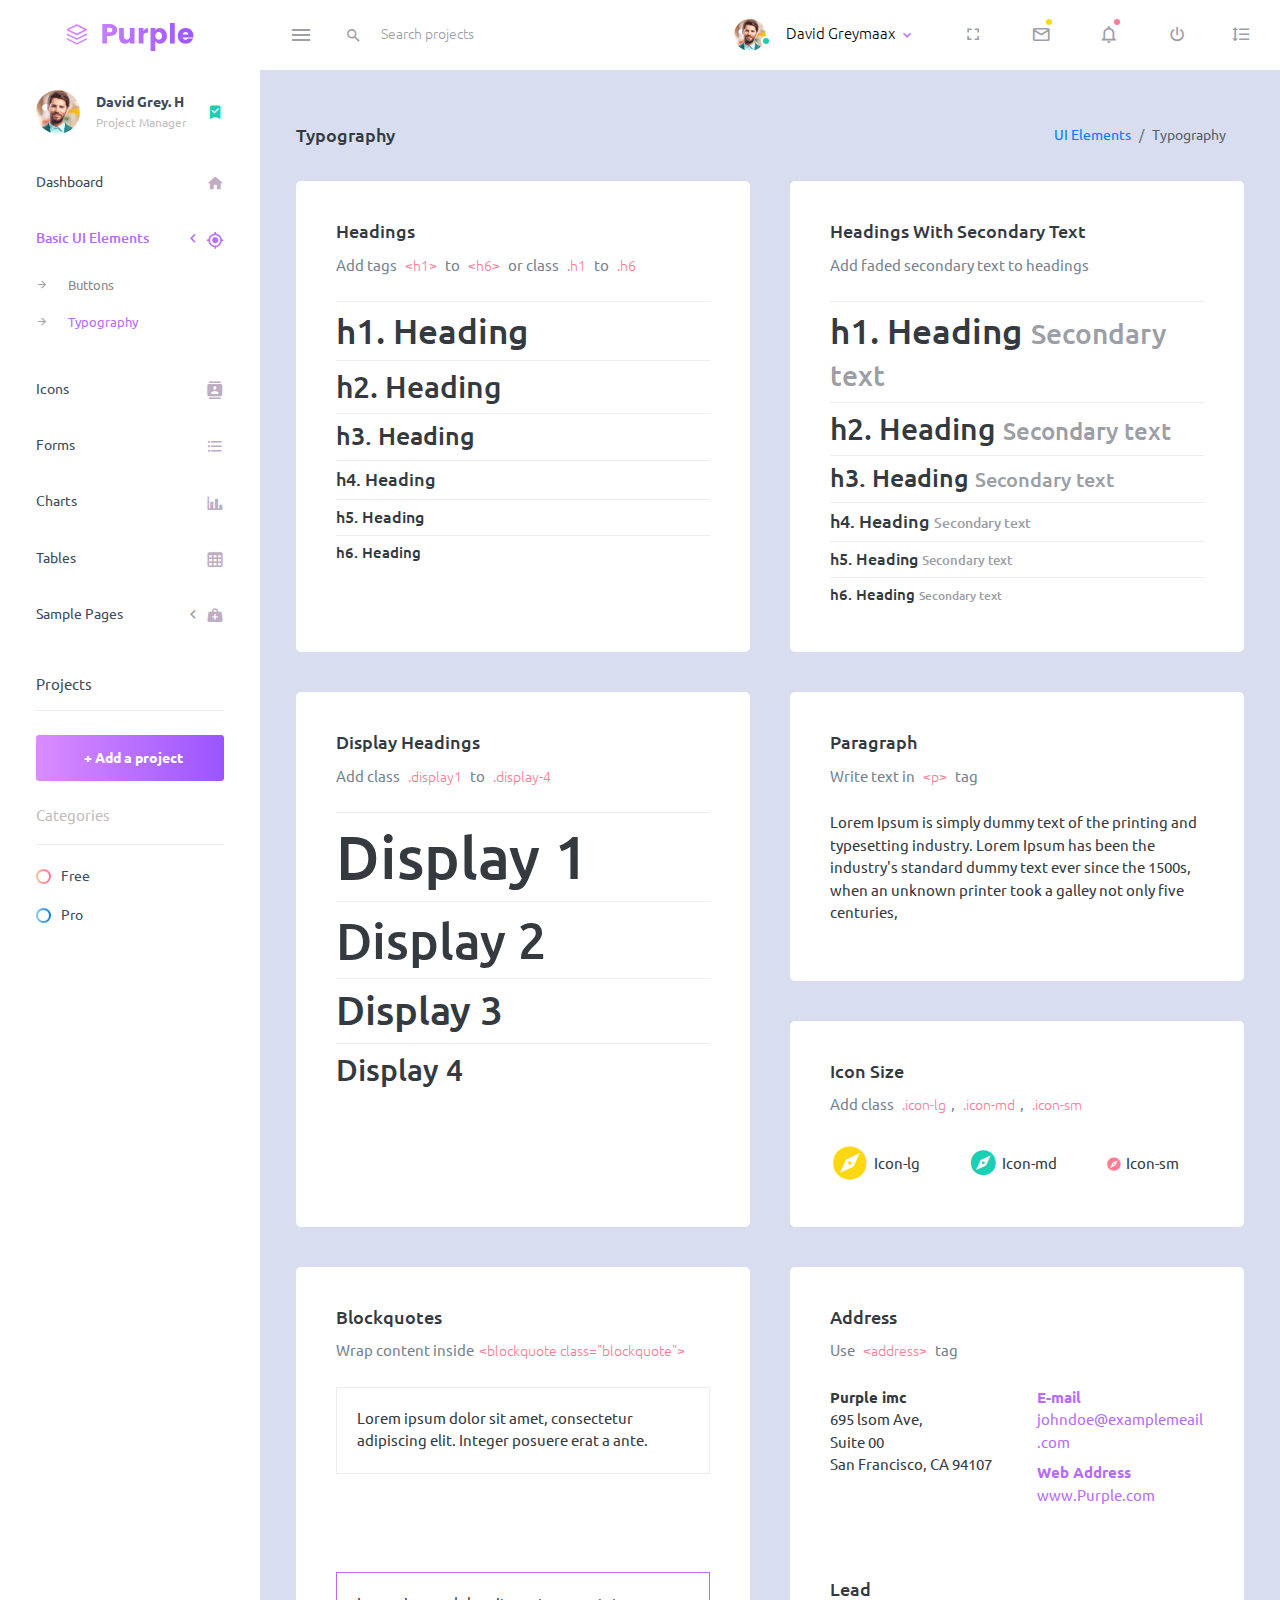
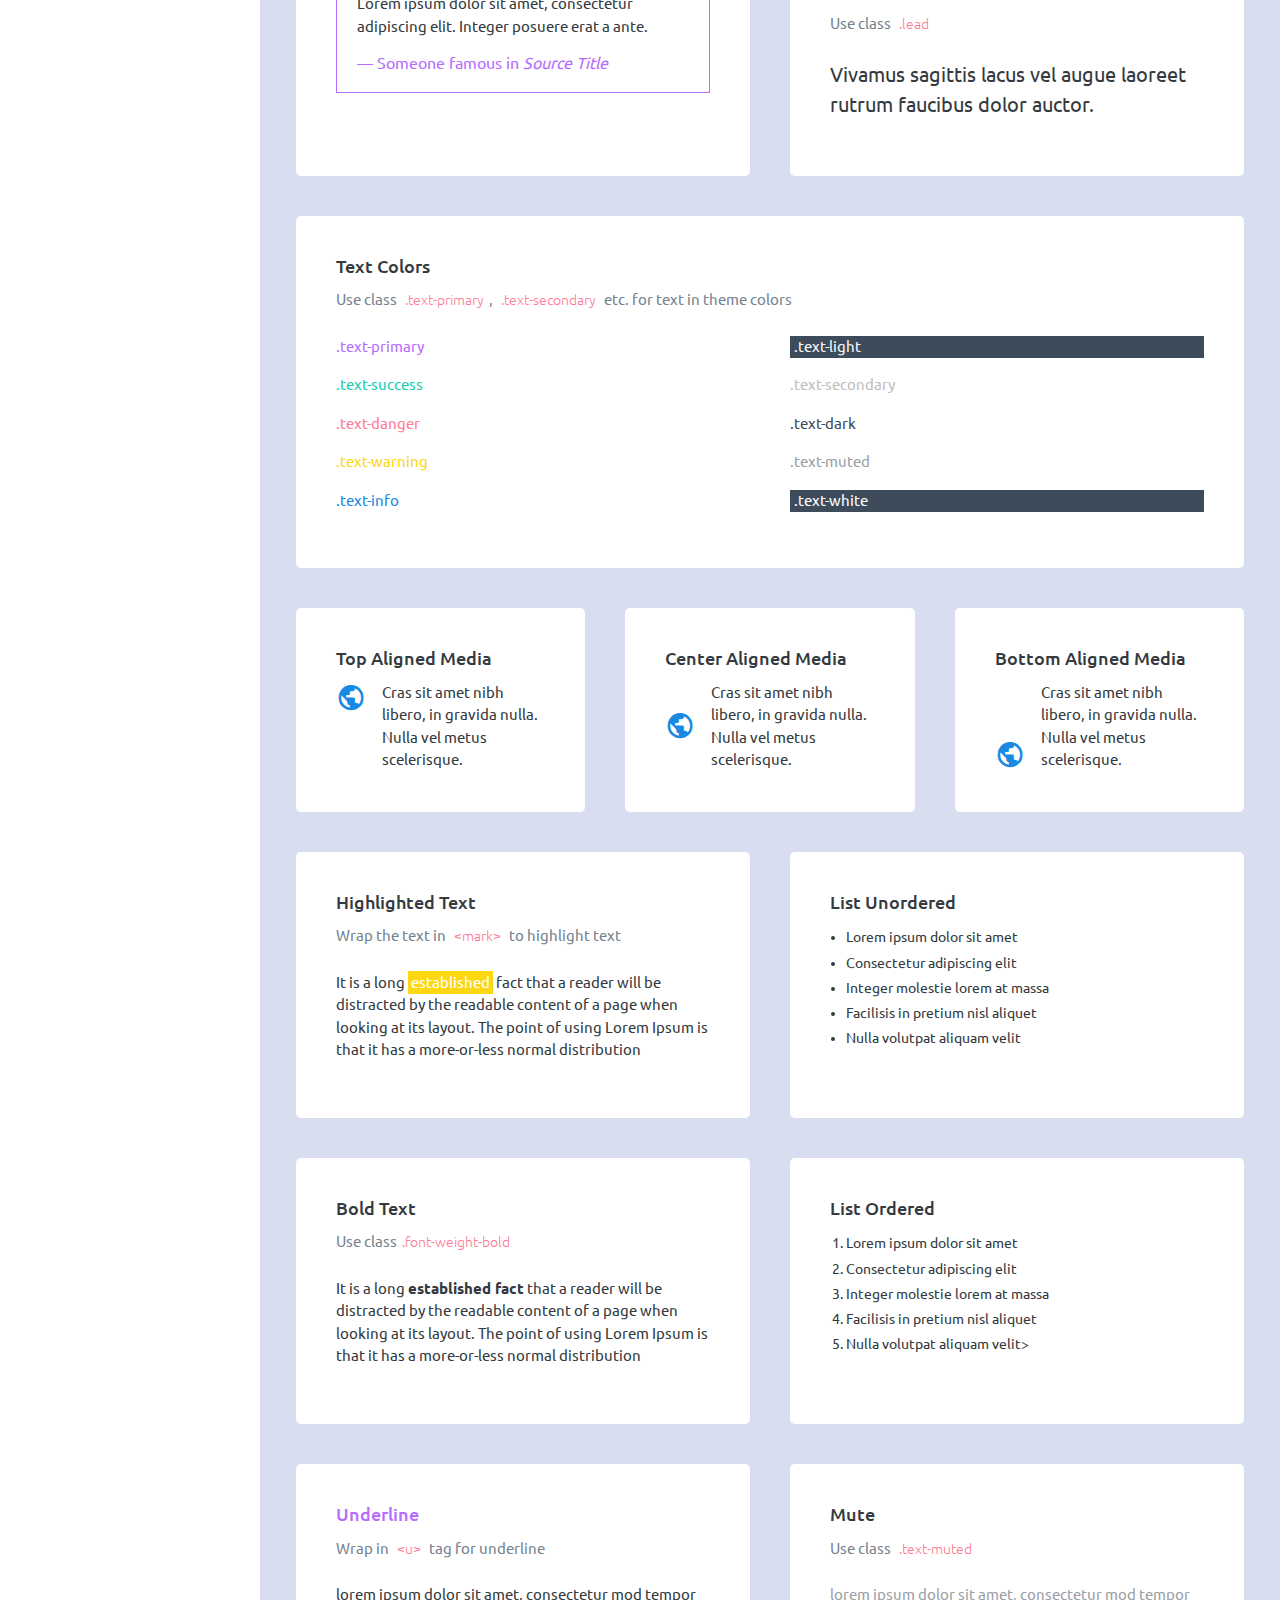
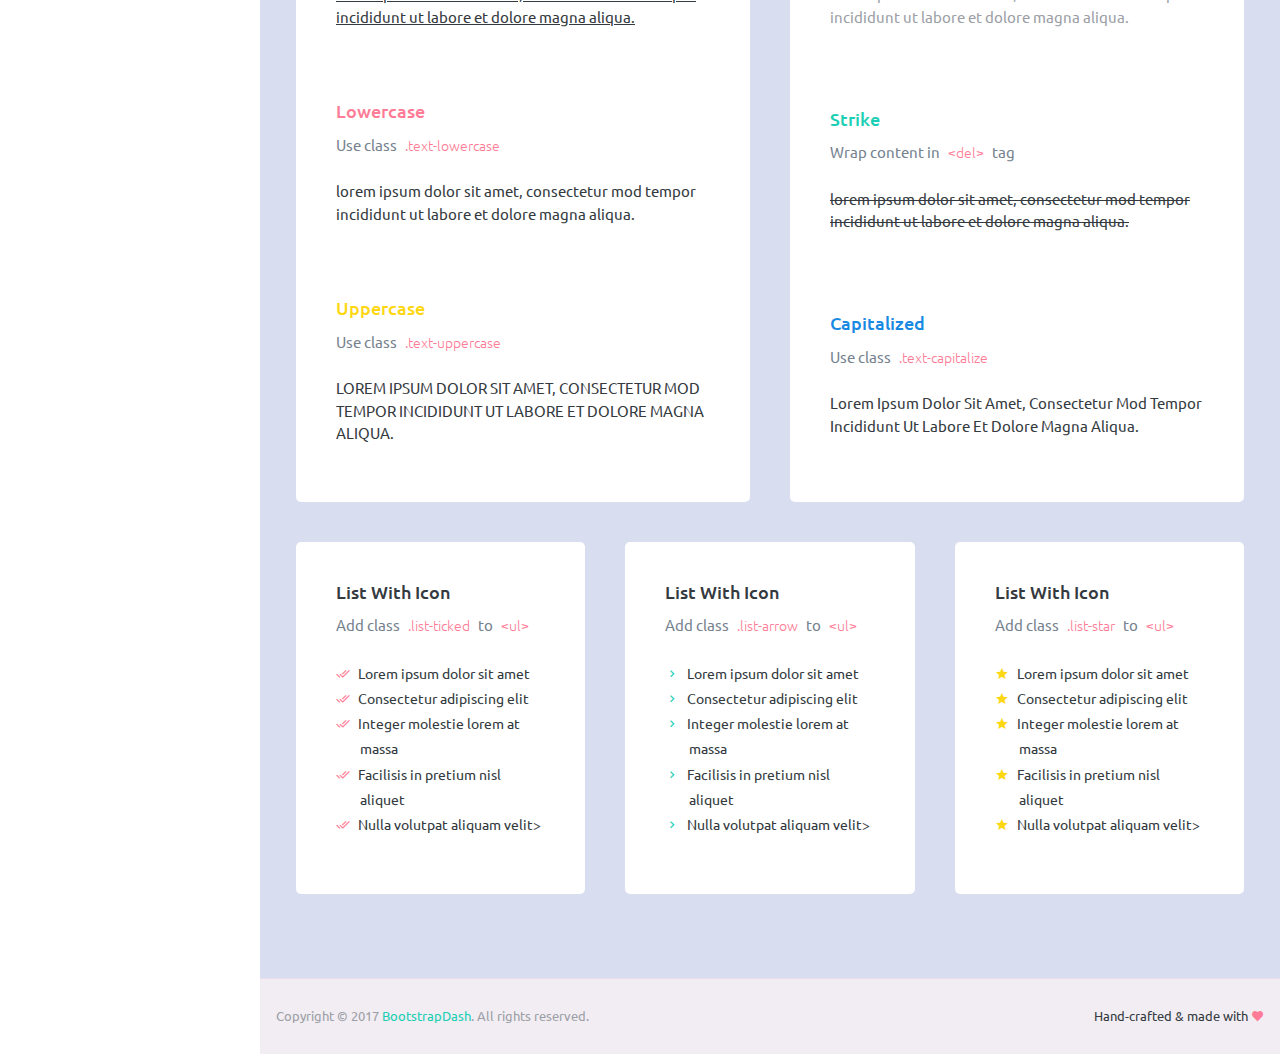
<file: Cpanel/pages/ui-features/typography.html>
<!DOCTYPE html>
<html lang="en">
  <head>
    <!-- Required meta tags -->
    <meta charset="utf-8">
    <meta name="viewport" content="width=device-width, initial-scale=1, shrink-to-fit=no">
    <title>Purple Admin</title>
    <!-- plugins:css -->
    <link rel="stylesheet" href="../../assets/vendors/mdi/css/materialdesignicons.min.css">
    <link rel="stylesheet" href="../../assets/vendors/css/vendor.bundle.base.css">
    <!-- endinject -->
    <!-- Plugin css for this page -->
    <!-- End Plugin css for this page -->
    <!-- inject:css -->
    <!-- endinject -->
    <!-- Layout styles -->
    <link rel="stylesheet" href="../../assets/css/style.css">
    <!-- End layout styles -->
    <link rel="shortcut icon" href="../../assets/images/favicon.png" />
  </head>
  <body>
    <div class="container-scroller">
      <!-- partial:../../partials/_navbar.html -->
      <nav class="navbar default-layout-navbar col-lg-12 col-12 p-0 fixed-top d-flex flex-row">
        <div class="text-center navbar-brand-wrapper d-flex align-items-center justify-content-center">
          <a class="navbar-brand brand-logo" href="../../index.html"><img src="../../assets/images/logo.svg" alt="logo" /></a>
          <a class="navbar-brand brand-logo-mini" href="../../index.html"><img src="../../assets/images/logo-mini.svg" alt="logo" /></a>
        </div>
        <div class="navbar-menu-wrapper d-flex align-items-stretch">
          <button class="navbar-toggler navbar-toggler align-self-center" type="button" data-toggle="minimize">
            <span class="mdi mdi-menu"></span>
          </button>
          <div class="search-field d-none d-md-block">
            <form class="d-flex align-items-center h-100" action="#">
              <div class="input-group">
                <div class="input-group-prepend bg-transparent">
                  <i class="input-group-text border-0 mdi mdi-magnify"></i>
                </div>
                <input type="text" class="form-control bg-transparent border-0" placeholder="Search projects">
              </div>
            </form>
          </div>
          <ul class="navbar-nav navbar-nav-right">
            <li class="nav-item nav-profile dropdown">
              <a class="nav-link dropdown-toggle" id="profileDropdown" href="#" data-toggle="dropdown" aria-expanded="false">
                <div class="nav-profile-img">
                  <img src="../../assets/images/faces/face1.jpg" alt="image">
                  <span class="availability-status online"></span>
                </div>
                <div class="nav-profile-text">
                  <p class="mb-1 text-black">David Greymaax</p>
                </div>
              </a>
              <div class="dropdown-menu navbar-dropdown" aria-labelledby="profileDropdown">
                <a class="dropdown-item" href="#">
                  <i class="mdi mdi-cached mr-2 text-success"></i> Activity Log </a>
                <div class="dropdown-divider"></div>
                <a class="dropdown-item" href="#">
                  <i class="mdi mdi-logout mr-2 text-primary"></i> Signout </a>
              </div>
            </li>
            <li class="nav-item d-none d-lg-block full-screen-link">
              <a class="nav-link">
                <i class="mdi mdi-fullscreen" id="fullscreen-button"></i>
              </a>
            </li>
            <li class="nav-item dropdown">
              <a class="nav-link count-indicator dropdown-toggle" id="messageDropdown" href="#" data-toggle="dropdown" aria-expanded="false">
                <i class="mdi mdi-email-outline"></i>
                <span class="count-symbol bg-warning"></span>
              </a>
              <div class="dropdown-menu dropdown-menu-right navbar-dropdown preview-list" aria-labelledby="messageDropdown">
                <h6 class="p-3 mb-0">Messages</h6>
                <div class="dropdown-divider"></div>
                <a class="dropdown-item preview-item">
                  <div class="preview-thumbnail">
                    <img src="../../assets/images/faces/face4.jpg" alt="image" class="profile-pic">
                  </div>
                  <div class="preview-item-content d-flex align-items-start flex-column justify-content-center">
                    <h6 class="preview-subject ellipsis mb-1 font-weight-normal">Mark send you a message</h6>
                    <p class="text-gray mb-0"> 1 Minutes ago </p>
                  </div>
                </a>
                <div class="dropdown-divider"></div>
                <a class="dropdown-item preview-item">
                  <div class="preview-thumbnail">
                    <img src="../../assets/images/faces/face2.jpg" alt="image" class="profile-pic">
                  </div>
                  <div class="preview-item-content d-flex align-items-start flex-column justify-content-center">
                    <h6 class="preview-subject ellipsis mb-1 font-weight-normal">Cregh send you a message</h6>
                    <p class="text-gray mb-0"> 15 Minutes ago </p>
                  </div>
                </a>
                <div class="dropdown-divider"></div>
                <a class="dropdown-item preview-item">
                  <div class="preview-thumbnail">
                    <img src="../../assets/images/faces/face3.jpg" alt="image" class="profile-pic">
                  </div>
                  <div class="preview-item-content d-flex align-items-start flex-column justify-content-center">
                    <h6 class="preview-subject ellipsis mb-1 font-weight-normal">Profile picture updated</h6>
                    <p class="text-gray mb-0"> 18 Minutes ago </p>
                  </div>
                </a>
                <div class="dropdown-divider"></div>
                <h6 class="p-3 mb-0 text-center">4 new messages</h6>
              </div>
            </li>
            <li class="nav-item dropdown">
              <a class="nav-link count-indicator dropdown-toggle" id="notificationDropdown" href="#" data-toggle="dropdown">
                <i class="mdi mdi-bell-outline"></i>
                <span class="count-symbol bg-danger"></span>
              </a>
              <div class="dropdown-menu dropdown-menu-right navbar-dropdown preview-list" aria-labelledby="notificationDropdown">
                <h6 class="p-3 mb-0">Notifications</h6>
                <div class="dropdown-divider"></div>
                <a class="dropdown-item preview-item">
                  <div class="preview-thumbnail">
                    <div class="preview-icon bg-success">
                      <i class="mdi mdi-calendar"></i>
                    </div>
                  </div>
                  <div class="preview-item-content d-flex align-items-start flex-column justify-content-center">
                    <h6 class="preview-subject font-weight-normal mb-1">Event today</h6>
                    <p class="text-gray ellipsis mb-0"> Just a reminder that you have an event today </p>
                  </div>
                </a>
                <div class="dropdown-divider"></div>
                <a class="dropdown-item preview-item">
                  <div class="preview-thumbnail">
                    <div class="preview-icon bg-warning">
                      <i class="mdi mdi-settings"></i>
                    </div>
                  </div>
                  <div class="preview-item-content d-flex align-items-start flex-column justify-content-center">
                    <h6 class="preview-subject font-weight-normal mb-1">Settings</h6>
                    <p class="text-gray ellipsis mb-0"> Update dashboard </p>
                  </div>
                </a>
                <div class="dropdown-divider"></div>
                <a class="dropdown-item preview-item">
                  <div class="preview-thumbnail">
                    <div class="preview-icon bg-info">
                      <i class="mdi mdi-link-variant"></i>
                    </div>
                  </div>
                  <div class="preview-item-content d-flex align-items-start flex-column justify-content-center">
                    <h6 class="preview-subject font-weight-normal mb-1">Launch Admin</h6>
                    <p class="text-gray ellipsis mb-0"> New admin wow! </p>
                  </div>
                </a>
                <div class="dropdown-divider"></div>
                <h6 class="p-3 mb-0 text-center">See all notifications</h6>
              </div>
            </li>
            <li class="nav-item nav-logout d-none d-lg-block">
              <a class="nav-link" href="#">
                <i class="mdi mdi-power"></i>
              </a>
            </li>
            <li class="nav-item nav-settings d-none d-lg-block">
              <a class="nav-link" href="#">
                <i class="mdi mdi-format-line-spacing"></i>
              </a>
            </li>
          </ul>
          <button class="navbar-toggler navbar-toggler-right d-lg-none align-self-center" type="button" data-toggle="offcanvas">
            <span class="mdi mdi-menu"></span>
          </button>
        </div>
      </nav>
      <!-- partial -->
      <div class="container-fluid page-body-wrapper">
        <!-- partial:../../partials/_sidebar.html -->
        <nav class="sidebar sidebar-offcanvas" id="sidebar">
          <ul class="nav">
            <li class="nav-item nav-profile">
              <a href="#" class="nav-link">
                <div class="nav-profile-image">
                  <img src="../../assets/images/faces/face1.jpg" alt="profile">
                  <span class="login-status online"></span>
                  <!--change to offline or busy as needed-->
                </div>
                <div class="nav-profile-text d-flex flex-column">
                  <span class="font-weight-bold mb-2">David Grey. H</span>
                  <span class="text-secondary text-small">Project Manager</span>
                </div>
                <i class="mdi mdi-bookmark-check text-success nav-profile-badge"></i>
              </a>
            </li>
            <li class="nav-item">
              <a class="nav-link" href="../../index.html">
                <span class="menu-title">Dashboard</span>
                <i class="mdi mdi-home menu-icon"></i>
              </a>
            </li>
            <li class="nav-item">
              <a class="nav-link" data-toggle="collapse" href="#ui-basic" aria-expanded="false" aria-controls="ui-basic">
                <span class="menu-title">Basic UI Elements</span>
                <i class="menu-arrow"></i>
                <i class="mdi mdi-crosshairs-gps menu-icon"></i>
              </a>
              <div class="collapse" id="ui-basic">
                <ul class="nav flex-column sub-menu">
                  <li class="nav-item"> <a class="nav-link" href="../../pages/ui-features/buttons.html">Buttons</a></li>
                  <li class="nav-item"> <a class="nav-link" href="../../pages/ui-features/typography.html">Typography</a></li>
                </ul>
              </div>
            </li>
            <li class="nav-item">
              <a class="nav-link" href="../../pages/icons/mdi.html">
                <span class="menu-title">Icons</span>
                <i class="mdi mdi-contacts menu-icon"></i>
              </a>
            </li>
            <li class="nav-item">
              <a class="nav-link" href="../../pages/forms/basic_elements.html">
                <span class="menu-title">Forms</span>
                <i class="mdi mdi-format-list-bulleted menu-icon"></i>
              </a>
            </li>
            <li class="nav-item">
              <a class="nav-link" href="../../pages/charts/chartjs.html">
                <span class="menu-title">Charts</span>
                <i class="mdi mdi-chart-bar menu-icon"></i>
              </a>
            </li>
            <li class="nav-item">
              <a class="nav-link" href="../../pages/tables/basic-table.html">
                <span class="menu-title">Tables</span>
                <i class="mdi mdi-table-large menu-icon"></i>
              </a>
            </li>
            <li class="nav-item">
              <a class="nav-link" data-toggle="collapse" href="#general-pages" aria-expanded="false" aria-controls="general-pages">
                <span class="menu-title">Sample Pages</span>
                <i class="menu-arrow"></i>
                <i class="mdi mdi-medical-bag menu-icon"></i>
              </a>
              <div class="collapse" id="general-pages">
                <ul class="nav flex-column sub-menu">
                  <li class="nav-item"> <a class="nav-link" href="../../pages/samples/blank-page.html"> Blank Page </a></li>
                  <li class="nav-item"> <a class="nav-link" href="../../pages/samples/login.html"> Login </a></li>
                  <li class="nav-item"> <a class="nav-link" href="../../pages/samples/register.html"> Register </a></li>
                  <li class="nav-item"> <a class="nav-link" href="../../pages/samples/error-404.html"> 404 </a></li>
                  <li class="nav-item"> <a class="nav-link" href="../../pages/samples/error-500.html"> 500 </a></li>
                </ul>
              </div>
            </li>
            <li class="nav-item sidebar-actions">
              <span class="nav-link">
                <div class="border-bottom">
                  <h6 class="font-weight-normal mb-3">Projects</h6>
                </div>
                <button class="btn btn-block btn-lg btn-gradient-primary mt-4">+ Add a project</button>
                <div class="mt-4">
                  <div class="border-bottom">
                    <p class="text-secondary">Categories</p>
                  </div>
                  <ul class="gradient-bullet-list mt-4">
                    <li>Free</li>
                    <li>Pro</li>
                  </ul>
                </div>
              </span>
            </li>
          </ul>
        </nav>
        <!-- partial -->
        <div class="main-panel">
          <div class="content-wrapper">
            <div class="page-header">
              <h3 class="page-title"> Typography </h3>
              <nav aria-label="breadcrumb">
                <ol class="breadcrumb">
                  <li class="breadcrumb-item"><a href="#">UI Elements</a></li>
                  <li class="breadcrumb-item active" aria-current="page">Typography</li>
                </ol>
              </nav>
            </div>
            <div class="row">
              <div class="col-md-6 grid-margin stretch-card">
                <div class="card">
                  <div class="card-body">
                    <h4 class="card-title">Headings</h4>
                    <p class="card-description"> Add tags <code>&lt;h1&gt;</code> to <code>&lt;h6&gt;</code> or class <code>.h1</code> to <code>.h6</code>
                    </p>
                    <div class="template-demo">
                      <h1>h1. Heading</h1>
                      <h2>h2. Heading</h2>
                      <h3>h3. Heading</h3>
                      <h4>h4. Heading</h4>
                      <h5>h5. Heading</h5>
                      <h6>h6. Heading</h6>
                    </div>
                  </div>
                </div>
              </div>
              <div class="col-md-6 grid-margin stretch-card">
                <div class="card">
                  <div class="card-body">
                    <h4 class="card-title">Headings with secondary text</h4>
                    <p class="card-description"> Add faded secondary text to headings </p>
                    <div class="template-demo">
                      <h1> h1. Heading <small class="text-muted"> Secondary text </small>
                      </h1>
                      <h2> h2. Heading <small class="text-muted"> Secondary text </small>
                      </h2>
                      <h3> h3. Heading <small class="text-muted"> Secondary text </small>
                      </h3>
                      <h4> h4. Heading <small class="text-muted"> Secondary text </small>
                      </h4>
                      <h5> h5. Heading <small class="text-muted"> Secondary text </small>
                      </h5>
                      <h6> h6. Heading <small class="text-muted"> Secondary text </small>
                      </h6>
                    </div>
                  </div>
                </div>
              </div>
              <div class="col-md-6 grid-margin stretch-card">
                <div class="card">
                  <div class="card-body">
                    <h4 class="card-title">Display headings</h4>
                    <p class="card-description"> Add class <code>.display1</code> to <code>.display-4</code>
                    </p>
                    <div class="template-demo">
                      <h1 class="display-1">Display 1</h1>
                      <h1 class="display-2">Display 2</h1>
                      <h1 class="display-3">Display 3</h1>
                      <h1 class="display-4">Display 4</h1>
                    </div>
                  </div>
                </div>
              </div>
              <div class="col-md-6 d-flex align-items-stretch">
                <div class="row">
                  <div class="col-md-12 grid-margin stretch-card">
                    <div class="card">
                      <div class="card-body">
                        <h4 class="card-title">Paragraph</h4>
                        <p class="card-description"> Write text in <code>&lt;p&gt;</code> tag </p>
                        <p> Lorem Ipsum is simply dummy text of the printing and typesetting industry. Lorem Ipsum has been the industry's standard dummy text ever since the 1500s, when an unknown printer took a galley not only five centuries, </p>
                      </div>
                    </div>
                  </div>
                  <div class="col-md-12 grid-margin stretch-card">
                    <div class="card">
                      <div class="card-body">
                        <h4 class="card-title">Icon size</h4>
                        <p class="card-description"> Add class <code>.icon-lg</code>, <code>.icon-md</code>, <code>.icon-sm</code>
                        </p>
                        <div class="row">
                          <div class="col-md-4 d-flex align-items-center">
                            <div class="d-flex flex-row align-items-center">
                              <i class="mdi mdi-compass icon-lg text-warning"></i>
                              <p class="mb-0 ml-1"> Icon-lg </p>
                            </div>
                          </div>
                          <div class="col-md-4 d-flex align-items-center">
                            <div class="d-flex flex-row align-items-center">
                              <i class="mdi mdi-compass icon-md text-success"></i>
                              <p class="mb-0 ml-1"> Icon-md </p>
                            </div>
                          </div>
                          <div class="col-md-4 d-flex align-items-center">
                            <div class="d-flex flex-row align-items-center">
                              <i class="mdi mdi-compass icon-sm text-danger"></i>
                              <p class="mb-0 ml-1"> Icon-sm </p>
                            </div>
                          </div>
                        </div>
                      </div>
                    </div>
                  </div>
                </div>
              </div>
              <div class="col-md-6 grid-margin stretch-card">
                <div class="card">
                  <div class="card-body">
                    <h4 class="card-title">Blockquotes</h4>
                    <p class="card-description"> Wrap content inside<code>&lt;blockquote class="blockquote"&gt;</code>
                    </p>
                    <blockquote class="blockquote">
                      <p class="mb-0">Lorem ipsum dolor sit amet, consectetur adipiscing elit. Integer posuere erat a ante.</p>
                    </blockquote>
                  </div>
                  <div class="card-body">
                    <blockquote class="blockquote blockquote-primary">
                      <p>Lorem ipsum dolor sit amet, consectetur adipiscing elit. Integer posuere erat a ante.</p>
                      <footer class="blockquote-footer">Someone famous in <cite title="Source Title">Source Title</cite></footer>
                    </blockquote>
                  </div>
                </div>
              </div>
              <div class="col-md-6 grid-margin stretch-card">
                <div class="card">
                  <div class="card-body">
                    <h4 class="card-title">Address</h4>
                    <p class="card-description"> Use <code>&lt;address&gt;</code> tag </p>
                    <div class="row">
                      <div class="col-md-6">
                        <address>
                          <p class="font-weight-bold">Purple imc</p>
                          <p> 695 lsom Ave, </p>
                          <p> Suite 00 </p>
                          <p> San Francisco, CA 94107 </p>
                        </address>
                      </div>
                      <div class="col-md-6">
                        <address class="text-primary">
                          <p class="font-weight-bold"> E-mail </p>
                          <p class="mb-2"> johndoe@examplemeail.com </p>
                          <p class="font-weight-bold"> Web Address </p>
                          <p> www.Purple.com </p>
                        </address>
                      </div>
                    </div>
                  </div>
                  <div class="card-body">
                    <h4 class="card-title">Lead</h4>
                    <p class="card-description"> Use class <code>.lead</code>
                    </p>
                    <p class="lead"> Vivamus sagittis lacus vel augue laoreet rutrum faucibus dolor auctor. </p>
                  </div>
                </div>
              </div>
              <div class="col-md-12 grid-margin">
                <div class="card">
                  <div class="card-body">
                    <h4 class="card-title">Text colors</h4>
                    <p class="card-description"> Use class <code>.text-primary</code>, <code>.text-secondary</code> etc. for text in theme colors </p>
                    <div class="row">
                      <div class="col-md-6">
                        <p class="text-primary">.text-primary</p>
                        <p class="text-success">.text-success</p>
                        <p class="text-danger">.text-danger</p>
                        <p class="text-warning">.text-warning</p>
                        <p class="text-info">.text-info</p>
                      </div>
                      <div class="col-md-6">
                        <p class="text-light bg-dark pl-1">.text-light</p>
                        <p class="text-secondary">.text-secondary</p>
                        <p class="text-dark">.text-dark</p>
                        <p class="text-muted">.text-muted</p>
                        <p class="text-white bg-dark pl-1">.text-white</p>
                      </div>
                    </div>
                  </div>
                </div>
              </div>
              <div class="col-md-4 grid-margin stretch-card">
                <div class="card">
                  <div class="card-body">
                    <h4 class="card-title">Top aligned media</h4>
                    <div class="media">
                      <i class="mdi mdi-earth icon-md text-info d-flex align-self-start mr-3"></i>
                      <div class="media-body">
                        <p class="card-text">Cras sit amet nibh libero, in gravida nulla. Nulla vel metus scelerisque.</p>
                      </div>
                    </div>
                  </div>
                </div>
              </div>
              <div class="col-md-4 grid-margin stretch-card">
                <div class="card">
                  <div class="card-body">
                    <h4 class="card-title">Center aligned media</h4>
                    <div class="media">
                      <i class="mdi mdi-earth icon-md text-info d-flex align-self-center mr-3"></i>
                      <div class="media-body">
                        <p class="card-text">Cras sit amet nibh libero, in gravida nulla. Nulla vel metus scelerisque.</p>
                      </div>
                    </div>
                  </div>
                </div>
              </div>
              <div class="col-md-4 grid-margin stretch-card">
                <div class="card">
                  <div class="card-body">
                    <h4 class="card-title">Bottom aligned media</h4>
                    <div class="media">
                      <i class="mdi mdi-earth icon-md text-info d-flex align-self-end mr-3"></i>
                      <div class="media-body">
                        <p class="card-text">Cras sit amet nibh libero, in gravida nulla. Nulla vel metus scelerisque.</p>
                      </div>
                    </div>
                  </div>
                </div>
              </div>
              <div class="col-md-6 grid-margin stretch-card">
                <div class="card">
                  <div class="card-body">
                    <h4 class="card-title">Highlighted Text</h4>
                    <p class="card-description"> Wrap the text in <code>&lt;mark&gt;</code> to highlight text </p>
                    <p> It is a long <mark class="bg-warning text-white">established</mark> fact that a reader will be distracted by the readable content of a page when looking at its layout. The point of using Lorem Ipsum is that it has a more-or-less normal distribution </p>
                  </div>
                </div>
              </div>
              <div class="col-md-6 grid-margin stretch-card">
                <div class="card">
                  <div class="card-body">
                    <h4 class="card-title">List Unordered</h4>
                    <ul>
                      <li>Lorem ipsum dolor sit amet</li>
                      <li>Consectetur adipiscing elit</li>
                      <li>Integer molestie lorem at massa</li>
                      <li>Facilisis in pretium nisl aliquet</li>
                      <li>Nulla volutpat aliquam velit</li>
                    </ul>
                  </div>
                </div>
              </div>
              <div class="col-md-6 grid-margin stretch-card">
                <div class="card">
                  <div class="card-body">
                    <h4 class="card-title">Bold text</h4>
                    <p class="card-description"> Use class<code>.font-weight-bold</code>
                    </p>
                    <p> It is a long <span class="font-weight-bold">established fact</span> that a reader will be distracted by the readable content of a page when looking at its layout. The point of using Lorem Ipsum is that it has a more-or-less normal distribution </p>
                  </div>
                </div>
              </div>
              <div class="col-md-6 grid-margin stretch-card">
                <div class="card">
                  <div class="card-body">
                    <h4 class="card-title">List Ordered</h4>
                    <ol>
                      <li>Lorem ipsum dolor sit amet</li>
                      <li>Consectetur adipiscing elit</li>
                      <li>Integer molestie lorem at massa</li>
                      <li>Facilisis in pretium nisl aliquet</li>
                      <li>Nulla volutpat aliquam velit></li>
                    </ol>
                  </div>
                </div>
              </div>
              <div class="col-md-6 grid-margin stretch-card">
                <div class="card">
                  <div class="card-body">
                    <h4 class="card-title text-primary">Underline</h4>
                    <p class="card-description"> Wrap in <code>&lt;u&gt;</code> tag for underline </p>
                    <p>
                      <u>lorem ipsum dolor sit amet, consectetur mod tempor incididunt ut labore et dolore magna aliqua.</u>
                    </p>
                  </div>
                  <div class="card-body">
                    <h4 class="card-title text-danger">Lowercase</h4>
                    <p class="card-description"> Use class <code>.text-lowercase</code>
                    </p>
                    <p class="text-lowercase"> lorem ipsum dolor sit amet, consectetur mod tempor incididunt ut labore et dolore magna aliqua. </p>
                  </div>
                  <div class="card-body">
                    <h4 class="card-title text-warning">Uppercase</h4>
                    <p class="card-description"> Use class <code>.text-uppercase</code>
                    </p>
                    <p class="text-uppercase"> lorem ipsum dolor sit amet, consectetur mod tempor incididunt ut labore et dolore magna aliqua. </p>
                  </div>
                </div>
              </div>
              <div class="col-md-6 grid-margin stretch-card">
                <div class="card">
                  <div class="card-body">
                    <h4 class="card-title">Mute</h4>
                    <p class="card-description"> Use class <code>.text-muted</code>
                    </p>
                    <p class="text-muted"> lorem ipsum dolor sit amet, consectetur mod tempor incididunt ut labore et dolore magna aliqua. </p>
                  </div>
                  <div class="card-body">
                    <h4 class="card-title text-success">Strike</h4>
                    <p class="card-description"> Wrap content in <code>&lt;del&gt;</code> tag </p>
                    <p>
                      <del> lorem ipsum dolor sit amet, consectetur mod tempor incididunt ut labore et dolore magna aliqua. </del>
                    </p>
                  </div>
                  <div class="card-body">
                    <h4 class="card-title text-info">Capitalized</h4>
                    <p class="card-description"> Use class <code>.text-capitalize</code>
                    </p>
                    <p class="text-capitalize"> lorem ipsum dolor sit amet, consectetur mod tempor incididunt ut labore et dolore magna aliqua. </p>
                  </div>
                </div>
              </div>
              <div class="col-md-4 grid-margin stretch-card">
                <div class="card">
                  <div class="card-body">
                    <h4 class="card-title">List with icon</h4>
                    <p class="card-description">Add class <code>.list-ticked</code> to <code>&lt;ul&gt;</code></p>
                    <ul class="list-ticked">
                      <li>Lorem ipsum dolor sit amet</li>
                      <li>Consectetur adipiscing elit</li>
                      <li>Integer molestie lorem at massa</li>
                      <li>Facilisis in pretium nisl aliquet</li>
                      <li>Nulla volutpat aliquam velit></li>
                    </ul>
                  </div>
                </div>
              </div>
              <div class="col-md-4 grid-margin stretch-card">
                <div class="card">
                  <div class="card-body">
                    <h4 class="card-title">List with icon</h4>
                    <p class="card-description">Add class <code>.list-arrow</code> to <code>&lt;ul&gt;</code></p>
                    <ul class="list-arrow">
                      <li>Lorem ipsum dolor sit amet</li>
                      <li>Consectetur adipiscing elit</li>
                      <li>Integer molestie lorem at massa</li>
                      <li>Facilisis in pretium nisl aliquet</li>
                      <li>Nulla volutpat aliquam velit></li>
                    </ul>
                  </div>
                </div>
              </div>
              <div class="col-md-4 grid-margin stretch-card">
                <div class="card">
                  <div class="card-body">
                    <h4 class="card-title">List with icon</h4>
                    <p class="card-description">Add class <code>.list-star</code> to <code>&lt;ul&gt;</code></p>
                    <ul class="list-star">
                      <li>Lorem ipsum dolor sit amet</li>
                      <li>Consectetur adipiscing elit</li>
                      <li>Integer molestie lorem at massa</li>
                      <li>Facilisis in pretium nisl aliquet</li>
                      <li>Nulla volutpat aliquam velit></li>
                    </ul>
                  </div>
                </div>
              </div>
            </div>
          </div>
          <!-- content-wrapper ends -->
          <!-- partial:../../partials/_footer.html -->
          <footer class="footer">
            <div class="d-sm-flex justify-content-center justify-content-sm-between">
              <span class="text-muted text-center text-sm-left d-block d-sm-inline-block">Copyright © 2017 <a href="https://www.bootstrapdash.com/" target="_blank">BootstrapDash</a>. All rights reserved.</span>
              <span class="float-none float-sm-right d-block mt-1 mt-sm-0 text-center">Hand-crafted & made with <i class="mdi mdi-heart text-danger"></i></span>
            </div>
          </footer>
          <!-- partial -->
        </div>
        <!-- main-panel ends -->
      </div>
      <!-- page-body-wrapper ends -->
    </div>
    <!-- container-scroller -->
    <!-- plugins:js -->
    <script src="../../assets/vendors/js/vendor.bundle.base.js"></script>
    <!-- endinject -->
    <!-- Plugin js for this page -->
    <!-- End plugin js for this page -->
    <!-- inject:js -->
    <script src="../../assets/js/off-canvas.js"></script>
    <script src="../../assets/js/hoverable-collapse.js"></script>
    <script src="../../assets/js/misc.js"></script>
    <!-- endinject -->
  </body>
</html>
</file>
<file: Cpanel/assets/vendors/css/vendor.bundle.base.css>
/*
 * Container style
 */
.ps {
  overflow: hidden !important;
  overflow-anchor: none;
  -ms-overflow-style: none;
  touch-action: auto;
  -ms-touch-action: auto;
}

/*
 * Scrollbar rail styles
 */
.ps__rail-x {
  display: none;
  opacity: 0;
  transition: background-color .2s linear, opacity .2s linear;
  -webkit-transition: background-color .2s linear, opacity .2s linear;
  height: 15px;
  /* there must be 'bottom' or 'top' for ps__rail-x */
  bottom: 0px;
  /* please don't change 'position' */
  position: absolute;
}

.ps__rail-y {
  display: none;
  opacity: 0;
  transition: background-color .2s linear, opacity .2s linear;
  -webkit-transition: background-color .2s linear, opacity .2s linear;
  width: 15px;
  /* there must be 'right' or 'left' for ps__rail-y */
  right: 0;
  /* please don't change 'position' */
  position: absolute;
}

.ps--active-x > .ps__rail-x,
.ps--active-y > .ps__rail-y {
  display: block;
  background-color: transparent;
}

.ps:hover > .ps__rail-x,
.ps:hover > .ps__rail-y,
.ps--focus > .ps__rail-x,
.ps--focus > .ps__rail-y,
.ps--scrolling-x > .ps__rail-x,
.ps--scrolling-y > .ps__rail-y {
  opacity: 0.6;
}

.ps .ps__rail-x:hover,
.ps .ps__rail-y:hover,
.ps .ps__rail-x:focus,
.ps .ps__rail-y:focus,
.ps .ps__rail-x.ps--clicking,
.ps .ps__rail-y.ps--clicking {
  background-color: #eee;
  opacity: 0.9;
}

/*
 * Scrollbar thumb styles
 */
.ps__thumb-x {
  background-color: #aaa;
  border-radius: 6px;
  transition: background-color .2s linear, height .2s ease-in-out;
  -webkit-transition: background-color .2s linear, height .2s ease-in-out;
  height: 6px;
  /* there must be 'bottom' for ps__thumb-x */
  bottom: 2px;
  /* please don't change 'position' */
  position: absolute;
}

.ps__thumb-y {
  background-color: #aaa;
  border-radius: 6px;
  transition: background-color .2s linear, width .2s ease-in-out;
  -webkit-transition: background-color .2s linear, width .2s ease-in-out;
  width: 6px;
  /* there must be 'right' for ps__thumb-y */
  right: 2px;
  /* please don't change 'position' */
  position: absolute;
}

.ps__rail-x:hover > .ps__thumb-x,
.ps__rail-x:focus > .ps__thumb-x,
.ps__rail-x.ps--clicking .ps__thumb-x {
  background-color: #999;
  height: 11px;
}

.ps__rail-y:hover > .ps__thumb-y,
.ps__rail-y:focus > .ps__thumb-y,
.ps__rail-y.ps--clicking .ps__thumb-y {
  background-color: #999;
  width: 11px;
}

/* MS supports */
@supports (-ms-overflow-style: none) {
  .ps {
    overflow: auto !important;
  }
}

@media screen and (-ms-high-contrast: active), (-ms-high-contrast: none) {
  .ps {
    overflow: auto !important;
  }
}
</file>
<file: Cpanel/assets/css/style.css>
/*-------------------------------------------------------------------
  ===== Table of Contents =====

  * Bootstrap functions
  * Template variables
  * SCSS Compass Functions
  * Boostrap Main SCSS
  * Template mixins
    + Animation Mixins
    + Background Mixins
    + Badge Mixins
    + Button Mixins
    + Miscellaneous Mixins
    + BlockQuote Mixins
    + Cards Mixins
    + Color Functions Mixins
    + Tooltips
    + popovers
  * Core Styles
    + Reset Styles
    + Fonts
    + Functions
    + Backgrounds
    + Typography
    + Miscellaneous
    + Footer
    + Layouts
    + Utilities
    + Demo styles
  * Components
    + Badges
    + Boostrap Progress
    + Buttons
    + Breadcrumbs
    + Cards
    + Checkboxes and Radios
    + Dropdowns
    + Forms
    + Icons
    + Preview
    + Tables
    + Todo List
  * Landing screens
    + Auth
-------------------------------------------------------------------*/
/*-------------------------------------------------------------------*/
/* === Import Bootstrap functions and variables === */
/*-------------------------------------------------------------------*/
/* === Import template variables === */
/*-------------------------------------------------------------------*/
/* === SCSS Compass Functions === */

@-webkit-keyframes flash {
  0% {
    opacity: 1; }
  25% {
    opacity: 0; }
  50% {
    opacity: 1; }
  75% {
    opacity: 0; }
  100% {
    opacity: 1; } }

@keyframes flash {
  0% {
    opacity: 1; }
  25% {
    opacity: 0; }
  50% {
    opacity: 1; }
  75% {
    opacity: 0; }
  100% {
    opacity: 1; } }

@-webkit-keyframes bounce {
  0% {
    -webkit-transform: translateY(0);
    transform: translateY(0); }
  20% {
    -webkit-transform: translateY(0);
    transform: translateY(0); }
  40% {
    -webkit-transform: translateY(-30px);
    transform: translateY(-30px); }
  50% {
    -webkit-transform: translateY(0);
    transform: translateY(0); }
  60% {
    -webkit-transform: translateY(-15px);
    transform: translateY(-15px); }
  80% {
    -webkit-transform: translateY(0);
    transform: translateY(0); }
  100% {
    -webkit-transform: translateY(0);
    transform: translateY(0); } }

@keyframes bounce {
  0% {
    -webkit-transform: translateY(0);
    transform: translateY(0); }
  20% {
    -webkit-transform: translateY(0);
    transform: translateY(0); }
  40% {
    -webkit-transform: translateY(-30px);
    transform: translateY(-30px); }
  50% {
    -webkit-transform: translateY(0);
    transform: translateY(0); }
  60% {
    -webkit-transform: translateY(-15px);
    transform: translateY(-15px); }
  80% {
    -webkit-transform: translateY(0);
    transform: translateY(0); }
  100% {
    -webkit-transform: translateY(0);
    transform: translateY(0); } }

@-webkit-keyframes shake {
  0% {
    -webkit-transform: translateX(0);
    transform: translateX(0); }
  10% {
    -webkit-transform: translateX(-10px);
    transform: translateX(-10px); }
  20% {
    -webkit-transform: translateX(10px);
    transform: translateX(10px); }
  30% {
    -webkit-transform: translateX(-10px);
    transform: translateX(-10px); }
  40% {
    -webkit-transform: translateX(10px);
    transform: translateX(10px); }
  50% {
    -webkit-transform: translateX(-10px);
    transform: translateX(-10px); }
  60% {
    -webkit-transform: translateX(10px);
    transform: translateX(10px); }
  70% {
    -webkit-transform: translateX(-10px);
    transform: translateX(-10px); }
  80% {
    -webkit-transform: translateX(10px);
    transform: translateX(10px); }
  90% {
    -webkit-transform: translateX(-10px);
    transform: translateX(-10px); }
  100% {
    -webkit-transform: translateX(0);
    transform: translateX(0); } }

@keyframes shake {
  0% {
    -webkit-transform: translateX(0);
    transform: translateX(0); }
  10% {
    -webkit-transform: translateX(-10px);
    transform: translateX(-10px); }
  20% {
    -webkit-transform: translateX(10px);
    transform: translateX(10px); }
  30% {
    -webkit-transform: translateX(-10px);
    transform: translateX(-10px); }
  40% {
    -webkit-transform: translateX(10px);
    transform: translateX(10px); }
  50% {
    -webkit-transform: translateX(-10px);
    transform: translateX(-10px); }
  60% {
    -webkit-transform: translateX(10px);
    transform: translateX(10px); }
  70% {
    -webkit-transform: translateX(-10px);
    transform: translateX(-10px); }
  80% {
    -webkit-transform: translateX(10px);
    transform: translateX(10px); }
  90% {
    -webkit-transform: translateX(-10px);
    transform: translateX(-10px); }
  100% {
    -webkit-transform: translateX(0);
    transform: translateX(0); } }

@-webkit-keyframes tada {
  0% {
    -webkit-transform: scale(1, 1);
    transform: scale(1, 1); }
  10% {
    -webkit-transform: scale(0.9) rotate(-3deg);
    transform: scale(0.9) rotate(-3deg); }
  20% {
    -webkit-transform: scale(0.9) rotate(-3deg);
    transform: scale(0.9) rotate(-3deg); }
  30% {
    -webkit-transform: scale(1.1) rotate(3deg);
    transform: scale(1.1) rotate(3deg); }
  40% {
    -webkit-transform: scale(1.1) rotate(-3deg);
    transform: scale(1.1) rotate(-3deg); }
  50% {
    -webkit-transform: scale(1.1) rotate(3deg);
    transform: scale(1.1) rotate(3deg); }
  60% {
    -webkit-transform: scale(1.1) rotate(-3deg);
    transform: scale(1.1) rotate(-3deg); }
  70% {
    -webkit-transform: scale(1.1) rotate(3deg);
    transform: scale(1.1) rotate(3deg); }
  80% {
    -webkit-transform: scale(1.1) rotate(-3deg);
    transform: scale(1.1) rotate(-3deg); }
  90% {
    -webkit-transform: scale(1.1) rotate(3deg);
    transform: scale(1.1) rotate(3deg); }
  100% {
    -webkit-transform: scale(1) rotate(0);
    transform: scale(1) rotate(0); } }

@keyframes tada {
  0% {
    -webkit-transform: scale(1, 1);
    transform: scale(1, 1); }
  10% {
    -webkit-transform: scale(0.9) rotate(-3deg);
    transform: scale(0.9) rotate(-3deg); }
  20% {
    -webkit-transform: scale(0.9) rotate(-3deg);
    transform: scale(0.9) rotate(-3deg); }
  30% {
    -webkit-transform: scale(1.1) rotate(3deg);
    transform: scale(1.1) rotate(3deg); }
  40% {
    -webkit-transform: scale(1.1) rotate(-3deg);
    transform: scale(1.1) rotate(-3deg); }
  50% {
    -webkit-transform: scale(1.1) rotate(3deg);
    transform: scale(1.1) rotate(3deg); }
  60% {
    -webkit-transform: scale(1.1) rotate(-3deg);
    transform: scale(1.1) rotate(-3deg); }
  70% {
    -webkit-transform: scale(1.1) rotate(3deg);
    transform: scale(1.1) rotate(3deg); }
  80% {
    -webkit-transform: scale(1.1) rotate(-3deg);
    transform: scale(1.1) rotate(-3deg); }
  90% {
    -webkit-transform: scale(1.1) rotate(3deg);
    transform: scale(1.1) rotate(3deg); }
  100% {
    -webkit-transform: scale(1) rotate(0);
    transform: scale(1) rotate(0); } }

@-webkit-keyframes swing {
  20%, 40%, 60%, 80%, 100% {
    -webkit-transform-origin: top center 50%;
    transform-origin: top center 50%; }
  20% {
    -webkit-transform: rotate(15deg);
    transform: rotate(15deg); }
  40% {
    -webkit-transform: rotate(-10deg);
    transform: rotate(-10deg); }
  60% {
    -webkit-transform: rotate(5deg);
    transform: rotate(5deg); }
  80% {
    -webkit-transform: rotate(-5deg);
    transform: rotate(-5deg); }
  100% {
    -webkit-transform: rotate(0deg);
    transform: rotate(0deg); } }

@keyframes swing {
  20%, 40%, 60%, 80%, 100% {
    -webkit-transform-origin: top center 50%;
    transform-origin: top center 50%; }
  20% {
    -webkit-transform: rotate(15deg);
    transform: rotate(15deg); }
  40% {
    -webkit-transform: rotate(-10deg);
    transform: rotate(-10deg); }
  60% {
    -webkit-transform: rotate(5deg);
    transform: rotate(5deg); }
  80% {
    -webkit-transform: rotate(-5deg);
    transform: rotate(-5deg); }
  100% {
    -webkit-transform: rotate(0deg);
    transform: rotate(0deg); } }

@-webkit-keyframes wobble {
  0% {
    -webkit-transform: translateX(0%);
    transform: translateX(0%); }
  15% {
    -webkit-transform: translateX(-25%) rotate(-5deg);
    transform: translateX(-25%) rotate(-5deg); }
  30% {
    -webkit-transform: translateX(20%) rotate(3deg);
    transform: translateX(20%) rotate(3deg); }
  45% {
    -webkit-transform: translateX(-15%) rotate(-3deg);
    transform: translateX(-15%) rotate(-3deg); }
  60% {
    -webkit-transform: translateX(10%) rotate(2deg);
    transform: translateX(10%) rotate(2deg); }
  75% {
    -webkit-transform: translateX(-5%) rotate(-1deg);
    transform: translateX(-5%) rotate(-1deg); }
  100% {
    -webkit-transform: translateX(0%);
    transform: translateX(0%); } }

@keyframes wobble {
  0% {
    -webkit-transform: translateX(0%);
    transform: translateX(0%); }
  15% {
    -webkit-transform: translateX(-25%) rotate(-5deg);
    transform: translateX(-25%) rotate(-5deg); }
  30% {
    -webkit-transform: translateX(20%) rotate(3deg);
    transform: translateX(20%) rotate(3deg); }
  45% {
    -webkit-transform: translateX(-15%) rotate(-3deg);
    transform: translateX(-15%) rotate(-3deg); }
  60% {
    -webkit-transform: translateX(10%) rotate(2deg);
    transform: translateX(10%) rotate(2deg); }
  75% {
    -webkit-transform: translateX(-5%) rotate(-1deg);
    transform: translateX(-5%) rotate(-1deg); }
  100% {
    -webkit-transform: translateX(0%);
    transform: translateX(0%); } }

@-webkit-keyframes pulse {
  0% {
    -webkit-transform: scale(1, 1);
    transform: scale(1, 1); }
  50% {
    -webkit-transform: scale(1.1, 1.1);
    transform: scale(1.1, 1.1); }
  100% {
    -webkit-transform: scale(1, 1);
    transform: scale(1, 1); } }

@keyframes pulse {
  0% {
    -webkit-transform: scale(1, 1);
    transform: scale(1, 1); }
  50% {
    -webkit-transform: scale(1.1, 1.1);
    transform: scale(1.1, 1.1); }
  100% {
    -webkit-transform: scale(1, 1);
    transform: scale(1, 1); } }

@-webkit-keyframes wiggle {
  0% {
    -webkit-transform: skewX(9deg);
    transform: skewX(9deg); }
  10% {
    -webkit-transform: skewX(-8deg);
    transform: skewX(-8deg); }
  20% {
    -webkit-transform: skewX(7deg);
    transform: skewX(7deg); }
  30% {
    -webkit-transform: skewX(-6deg);
    transform: skewX(-6deg); }
  40% {
    -webkit-transform: skewX(5deg);
    transform: skewX(5deg); }
  50% {
    -webkit-transform: skewX(-4deg);
    transform: skewX(-4deg); }
  60% {
    -webkit-transform: skewX(3deg);
    transform: skewX(3deg); }
  70% {
    -webkit-transform: skewX(-2deg);
    transform: skewX(-2deg); }
  80% {
    -webkit-transform: skewX(1deg);
    transform: skewX(1deg); }
  90% {
    -webkit-transform: skewX(0deg);
    transform: skewX(0deg); }
  100% {
    -webkit-transform: skewX(0deg);
    transform: skewX(0deg); } }

@keyframes wiggle {
  0% {
    -webkit-transform: skewX(9deg);
    transform: skewX(9deg); }
  10% {
    -webkit-transform: skewX(-8deg);
    transform: skewX(-8deg); }
  20% {
    -webkit-transform: skewX(7deg);
    transform: skewX(7deg); }
  30% {
    -webkit-transform: skewX(-6deg);
    transform: skewX(-6deg); }
  40% {
    -webkit-transform: skewX(5deg);
    transform: skewX(5deg); }
  50% {
    -webkit-transform: skewX(-4deg);
    transform: skewX(-4deg); }
  60% {
    -webkit-transform: skewX(3deg);
    transform: skewX(3deg); }
  70% {
    -webkit-transform: skewX(-2deg);
    transform: skewX(-2deg); }
  80% {
    -webkit-transform: skewX(1deg);
    transform: skewX(1deg); }
  90% {
    -webkit-transform: skewX(0deg);
    transform: skewX(0deg); }
  100% {
    -webkit-transform: skewX(0deg);
    transform: skewX(0deg); } }

@-webkit-keyframes bounceOut {
  0% {
    -webkit-transform: scale(1, 1);
    transform: scale(1, 1); }
  25% {
    -webkit-transform: scale(0.95, 0.95);
    transform: scale(0.95, 0.95); }
  50% {
    opacity: 1;
    -webkit-transform: scale(1.1, 1.1);
    transform: scale(1.1, 1.1); }
  100% {
    opacity: 0;
    -webkit-transform: scale(0.3, 0.3);
    transform: scale(0.3, 0.3); } }

@keyframes bounceOut {
  0% {
    -webkit-transform: scale(1, 1);
    transform: scale(1, 1); }
  25% {
    -webkit-transform: scale(0.95, 0.95);
    transform: scale(0.95, 0.95); }
  50% {
    opacity: 1;
    -webkit-transform: scale(1.1, 1.1);
    transform: scale(1.1, 1.1); }
  100% {
    opacity: 0;
    -webkit-transform: scale(0.3, 0.3);
    transform: scale(0.3, 0.3); } }

@-webkit-keyframes bounceOutUp {
  0% {
    -webkit-transform: translateY(0);
    transform: translateY(0); }
  20% {
    opacity: 1;
    -webkit-transform: translateY(20px);
    transform: translateY(20px); }
  100% {
    opacity: 0;
    -webkit-transform: translateY(-2000px);
    transform: translateY(-2000px); } }

@keyframes bounceOutUp {
  0% {
    -webkit-transform: translateY(0);
    transform: translateY(0); }
  20% {
    opacity: 1;
    -webkit-transform: translateY(20px);
    transform: translateY(20px); }
  100% {
    opacity: 0;
    -webkit-transform: translateY(-2000px);
    transform: translateY(-2000px); } }

@-webkit-keyframes bounceOutDown {
  0% {
    -webkit-transform: translateY(0);
    transform: translateY(0); }
  20% {
    opacity: 1;
    -webkit-transform: translateY(-20px);
    transform: translateY(-20px); }
  100% {
    opacity: 0;
    -webkit-transform: translateY(2000px);
    transform: translateY(2000px); } }

@keyframes bounceOutDown {
  0% {
    -webkit-transform: translateY(0);
    transform: translateY(0); }
  20% {
    opacity: 1;
    -webkit-transform: translateY(-20px);
    transform: translateY(-20px); }
  100% {
    opacity: 0;
    -webkit-transform: translateY(2000px);
    transform: translateY(2000px); } }

@-webkit-keyframes bounceOutLeft {
  0% {
    -webkit-transform: translateX(0);
    transform: translateX(0); }
  20% {
    opacity: 1;
    -webkit-transform: translateX(20px);
    transform: translateX(20px); }
  100% {
    opacity: 0;
    -webkit-transform: translateX(-2000px);
    transform: translateX(-2000px); } }

@keyframes bounceOutLeft {
  0% {
    -webkit-transform: translateX(0);
    transform: translateX(0); }
  20% {
    opacity: 1;
    -webkit-transform: translateX(20px);
    transform: translateX(20px); }
  100% {
    opacity: 0;
    -webkit-transform: translateX(-2000px);
    transform: translateX(-2000px); } }

@-webkit-keyframes bounceOutRight {
  0% {
    -webkit-transform: translateX(0);
    transform: translateX(0); }
  20% {
    opacity: 1;
    -webkit-transform: translateX(-20px);
    transform: translateX(-20px); }
  100% {
    opacity: 0;
    -webkit-transform: translateX(2000px);
    transform: translateX(2000px); } }

@keyframes bounceOutRight {
  0% {
    -webkit-transform: translateX(0);
    transform: translateX(0); }
  20% {
    opacity: 1;
    -webkit-transform: translateX(-20px);
    transform: translateX(-20px); }
  100% {
    opacity: 0;
    -webkit-transform: translateX(2000px);
    transform: translateX(2000px); } }

@-webkit-keyframes bounceIn {
  0% {
    opacity: 0;
    -webkit-transform: scale(0.3, 0.3);
    transform: scale(0.3, 0.3); }
  50% {
    opacity: 1;
    -webkit-transform: scale(1.05, 1.05);
    transform: scale(1.05, 1.05); }
  70% {
    -webkit-transform: scale(0.9, 0.9);
    transform: scale(0.9, 0.9); }
  100% {
    -webkit-transform: scale(1, 1);
    transform: scale(1, 1); } }

@keyframes bounceIn {
  0% {
    opacity: 0;
    -webkit-transform: scale(0.3, 0.3);
    transform: scale(0.3, 0.3); }
  50% {
    opacity: 1;
    -webkit-transform: scale(1.05, 1.05);
    transform: scale(1.05, 1.05); }
  70% {
    -webkit-transform: scale(0.9, 0.9);
    transform: scale(0.9, 0.9); }
  100% {
    -webkit-transform: scale(1, 1);
    transform: scale(1, 1); } }

@-webkit-keyframes bounceInDown {
  0% {
    opacity: 0;
    -webkit-transform: translateY(-2000px);
    transform: translateY(-2000px); }
  60% {
    opacity: 1;
    -webkit-transform: translateY(30px);
    transform: translateY(30px); }
  80% {
    -webkit-transform: translateY(-10px);
    transform: translateY(-10px); }
  100% {
    -webkit-transform: translateY(0);
    transform: translateY(0); } }

@keyframes bounceInDown {
  0% {
    opacity: 0;
    -webkit-transform: translateY(-2000px);
    transform: translateY(-2000px); }
  60% {
    opacity: 1;
    -webkit-transform: translateY(30px);
    transform: translateY(30px); }
  80% {
    -webkit-transform: translateY(-10px);
    transform: translateY(-10px); }
  100% {
    -webkit-transform: translateY(0);
    transform: translateY(0); } }

@-webkit-keyframes bounceInUp {
  0% {
    opacity: 0;
    -webkit-transform: translateY(2000px);
    transform: translateY(2000px); }
  60% {
    opacity: 1;
    -webkit-transform: translateY(-30px);
    transform: translateY(-30px); }
  80% {
    -webkit-transform: translateY(10px);
    transform: translateY(10px); }
  100% {
    -webkit-transform: translateY(0);
    transform: translateY(0); } }

@keyframes bounceInUp {
  0% {
    opacity: 0;
    -webkit-transform: translateY(2000px);
    transform: translateY(2000px); }
  60% {
    opacity: 1;
    -webkit-transform: translateY(-30px);
    transform: translateY(-30px); }
  80% {
    -webkit-transform: translateY(10px);
    transform: translateY(10px); }
  100% {
    -webkit-transform: translateY(0);
    transform: translateY(0); } }

@-webkit-keyframes bounceInRight {
  0% {
    opacity: 0;
    -webkit-transform: translateX(2000px);
    transform: translateX(2000px); }
  60% {
    opacity: 1;
    -webkit-transform: translateX(-30px);
    transform: translateX(-30px); }
  80% {
    -webkit-transform: translateX(10px);
    transform: translateX(10px); }
  100% {
    -webkit-transform: translateX(0);
    transform: translateX(0); } }

@keyframes bounceInRight {
  0% {
    opacity: 0;
    -webkit-transform: translateX(2000px);
    transform: translateX(2000px); }
  60% {
    opacity: 1;
    -webkit-transform: translateX(-30px);
    transform: translateX(-30px); }
  80% {
    -webkit-transform: translateX(10px);
    transform: translateX(10px); }
  100% {
    -webkit-transform: translateX(0);
    transform: translateX(0); } }

@-webkit-keyframes bounceInLeft {
  0% {
    opacity: 0;
    -webkit-transform: translateX(-2000px);
    transform: translateX(-2000px); }
  60% {
    opacity: 1;
    -webkit-transform: translateX(30px);
    transform: translateX(30px); }
  80% {
    -webkit-transform: translateX(-10px);
    transform: translateX(-10px); }
  100% {
    -webkit-transform: translateX(0);
    transform: translateX(0); } }

@keyframes bounceInLeft {
  0% {
    opacity: 0;
    -webkit-transform: translateX(-2000px);
    transform: translateX(-2000px); }
  60% {
    opacity: 1;
    -webkit-transform: translateX(30px);
    transform: translateX(30px); }
  80% {
    -webkit-transform: translateX(-10px);
    transform: translateX(-10px); }
  100% {
    -webkit-transform: translateX(0);
    transform: translateX(0); } }

@-webkit-keyframes fadeOut {
  0% {
    opacity: 1; }
  100% {
    opacity: 0; } }

@keyframes fadeOut {
  0% {
    opacity: 1; }
  100% {
    opacity: 0; } }

@-webkit-keyframes fadeOutUp {
  0% {
    -webkit-transform: translateY(0);
    transform: translateY(0);
    opacity: 1; }
  100% {
    -webkit-transform: translateY(-20px);
    transform: translateY(-20px);
    opacity: 0; } }

@keyframes fadeOutUp {
  0% {
    -webkit-transform: translateY(0);
    transform: translateY(0);
    opacity: 1; }
  100% {
    -webkit-transform: translateY(-20px);
    transform: translateY(-20px);
    opacity: 0; } }

@-webkit-keyframes fadeOutDown {
  0% {
    -webkit-transform: translateY(0);
    transform: translateY(0);
    opacity: 1; }
  100% {
    -webkit-transform: translateY(20px);
    transform: translateY(20px);
    opacity: 0; } }

@keyframes fadeOutDown {
  0% {
    -webkit-transform: translateY(0);
    transform: translateY(0);
    opacity: 1; }
  100% {
    -webkit-transform: translateY(20px);
    transform: translateY(20px);
    opacity: 0; } }

@-webkit-keyframes fadeOutRight {
  0% {
    -webkit-transform: translateX(0);
    transform: translateX(0);
    opacity: 1; }
  100% {
    -webkit-transform: translateX(20px);
    transform: translateX(20px);
    opacity: 0; } }

@keyframes fadeOutRight {
  0% {
    -webkit-transform: translateX(0);
    transform: translateX(0);
    opacity: 1; }
  100% {
    -webkit-transform: translateX(20px);
    transform: translateX(20px);
    opacity: 0; } }

@-webkit-keyframes fadeOutLeft {
  0% {
    -webkit-transform: translateX(0);
    transform: translateX(0);
    opacity: 1; }
  100% {
    -webkit-transform: translateX(-20px);
    transform: translateX(-20px);
    opacity: 0; } }

@keyframes fadeOutLeft {
  0% {
    -webkit-transform: translateX(0);
    transform: translateX(0);
    opacity: 1; }
  100% {
    -webkit-transform: translateX(-20px);
    transform: translateX(-20px);
    opacity: 0; } }

@-webkit-keyframes fadeOutUpBig {
  0% {
    -webkit-transform: translateY(0);
    transform: translateY(0);
    opacity: 1; }
  100% {
    -webkit-transform: translateY(-2000px);
    transform: translateY(-2000px);
    opacity: 0; } }

@keyframes fadeOutUpBig {
  0% {
    -webkit-transform: translateY(0);
    transform: translateY(0);
    opacity: 1; }
  100% {
    -webkit-transform: translateY(-2000px);
    transform: translateY(-2000px);
    opacity: 0; } }

@-webkit-keyframes fadeOutDownBig {
  0% {
    opacity: 1;
    -webkit-transform: translateY(0);
    transform: translateY(0); }
  100% {
    opacity: 0;
    -webkit-transform: translateY(2000px);
    transform: translateY(2000px); } }

@keyframes fadeOutDownBig {
  0% {
    opacity: 1;
    -webkit-transform: translateY(0);
    transform: translateY(0); }
  100% {
    opacity: 0;
    -webkit-transform: translateY(2000px);
    transform: translateY(2000px); } }

@-webkit-keyframes fadeOutRightBig {
  0% {
    opacity: 1;
    -webkit-transform: translateX(0);
    transform: translateX(0); }
  100% {
    opacity: 0;
    -webkit-transform: translateX(2000px);
    transform: translateX(2000px); } }

@keyframes fadeOutRightBig {
  0% {
    opacity: 1;
    -webkit-transform: translateX(0);
    transform: translateX(0); }
  100% {
    opacity: 0;
    -webkit-transform: translateX(2000px);
    transform: translateX(2000px); } }

@-webkit-keyframes fadeOutLeftBig {
  0% {
    opacity: 1;
    -webkit-transform: translateX(0);
    transform: translateX(0); }
  100% {
    opacity: 0;
    -webkit-transform: translateX(-2000px);
    transform: translateX(-2000px); } }

@keyframes fadeOutLeftBig {
  0% {
    opacity: 1;
    -webkit-transform: translateX(0);
    transform: translateX(0); }
  100% {
    opacity: 0;
    -webkit-transform: translateX(-2000px);
    transform: translateX(-2000px); } }

@-webkit-keyframes fadeIn {
  0% {
    opacity: 0; }
  100% {
    opacity: 1; } }

@keyframes fadeIn {
  0% {
    opacity: 0; }
  100% {
    opacity: 1; } }

@-webkit-keyframes fadeInUp {
  0% {
    -webkit-transform: translateY(20px);
    transform: translateY(20px);
    opacity: 0; }
  100% {
    -webkit-transform: translateY(0);
    transform: translateY(0);
    opacity: 1; } }

@keyframes fadeInUp {
  0% {
    -webkit-transform: translateY(20px);
    transform: translateY(20px);
    opacity: 0; }
  100% {
    -webkit-transform: translateY(0);
    transform: translateY(0);
    opacity: 1; } }

@-webkit-keyframes fadeInDown {
  0% {
    -webkit-transform: translateY(-20px);
    transform: translateY(-20px);
    opacity: 0; }
  100% {
    -webkit-transform: translateY(0);
    transform: translateY(0);
    opacity: 1; } }

@keyframes fadeInDown {
  0% {
    -webkit-transform: translateY(-20px);
    transform: translateY(-20px);
    opacity: 0; }
  100% {
    -webkit-transform: translateY(0);
    transform: translateY(0);
    opacity: 1; } }

@-webkit-keyframes fadeInRight {
  0% {
    -webkit-transform: translateX(20px);
    transform: translateX(20px);
    opacity: 0; }
  100% {
    -webkit-transform: translateX(0);
    transform: translateX(0);
    opacity: 1; } }

@keyframes fadeInRight {
  0% {
    -webkit-transform: translateX(20px);
    transform: translateX(20px);
    opacity: 0; }
  100% {
    -webkit-transform: translateX(0);
    transform: translateX(0);
    opacity: 1; } }

@-webkit-keyframes fadeInLeft {
  0% {
    -webkit-transform: translateX(-20px);
    transform: translateX(-20px);
    opacity: 0; }
  100% {
    -webkit-transform: translateX(0);
    transform: translateX(0);
    opacity: 1; } }

@keyframes fadeInLeft {
  0% {
    -webkit-transform: translateX(-20px);
    transform: translateX(-20px);
    opacity: 0; }
  100% {
    -webkit-transform: translateX(0);
    transform: translateX(0);
    opacity: 1; } }

@-webkit-keyframes fadeInUpBig {
  0% {
    -webkit-transform: translateY(2000px);
    transform: translateY(2000px);
    opacity: 0; }
  100% {
    -webkit-transform: translateY(0);
    transform: translateY(0);
    opacity: 1; } }

@keyframes fadeInUpBig {
  0% {
    -webkit-transform: translateY(2000px);
    transform: translateY(2000px);
    opacity: 0; }
  100% {
    -webkit-transform: translateY(0);
    transform: translateY(0);
    opacity: 1; } }

@-webkit-keyframes fadeInDownBig {
  0% {
    opacity: 0;
    -webkit-transform: translateY(-2000px);
    transform: translateY(-2000px); }
  100% {
    opacity: 1;
    -webkit-transform: translateY(0);
    transform: translateY(0); } }

@keyframes fadeInDownBig {
  0% {
    opacity: 0;
    -webkit-transform: translateY(-2000px);
    transform: translateY(-2000px); }
  100% {
    opacity: 1;
    -webkit-transform: translateY(0);
    transform: translateY(0); } }

@-webkit-keyframes fadeInRightBig {
  0% {
    opacity: 0;
    -webkit-transform: translateX(2000px);
    transform: translateX(2000px); }
  100% {
    opacity: 1;
    -webkit-transform: translateX(0);
    transform: translateX(0); } }

@keyframes fadeInRightBig {
  0% {
    opacity: 0;
    -webkit-transform: translateX(2000px);
    transform: translateX(2000px); }
  100% {
    opacity: 1;
    -webkit-transform: translateX(0);
    transform: translateX(0); } }

@-webkit-keyframes fadeInLeftBig {
  0% {
    opacity: 0;
    -webkit-transform: translateX(-2000px);
    transform: translateX(-2000px); }
  100% {
    opacity: 1;
    -webkit-transform: translateX(0);
    transform: translateX(0); } }

@keyframes fadeInLeftBig {
  0% {
    opacity: 0;
    -webkit-transform: translateX(-2000px);
    transform: translateX(-2000px); }
  100% {
    opacity: 1;
    -webkit-transform: translateX(0);
    transform: translateX(0); } }

@-webkit-keyframes flip {
  0% {
    -webkit-transform: perspective(400px) rotateY(0);
    transform: perspective(400px) rotateY(0);
    -webkit-animation-timing-function: ease-out;
    animation-timing-function: ease-out; }
  40% {
    -webkit-transform: perspective(400px) translateZ(150px) rotateY(170deg);
    transform: perspective(400px) translateZ(150px) rotateY(170deg);
    -webkit-animation-timing-function: ease-out;
    animation-timing-function: ease-out; }
  50% {
    -webkit-transform: perspective(400px) translateZ(150px) rotateY(190deg) scale(1);
    transform: perspective(400px) translateZ(150px) rotateY(190deg) scale(1);
    -webkit-animation-timing-function: ease-in;
    animation-timing-function: ease-in; }
  80% {
    -webkit-transform: perspective(400px) rotateY(360deg) scale(0.95);
    transform: perspective(400px) rotateY(360deg) scale(0.95);
    -webkit-animation-timing-function: ease-in;
    animation-timing-function: ease-in; }
  100% {
    -webkit-transform: perspective(400px) scale(1);
    transform: perspective(400px) scale(1);
    -webkit-animation-timing-function: ease-in;
    animation-timing-function: ease-in; } }

@keyframes flip {
  0% {
    -webkit-transform: perspective(400px) rotateY(0);
    transform: perspective(400px) rotateY(0);
    -webkit-animation-timing-function: ease-out;
    animation-timing-function: ease-out; }
  40% {
    -webkit-transform: perspective(400px) translateZ(150px) rotateY(170deg);
    transform: perspective(400px) translateZ(150px) rotateY(170deg);
    -webkit-animation-timing-function: ease-out;
    animation-timing-function: ease-out; }
  50% {
    -webkit-transform: perspective(400px) translateZ(150px) rotateY(190deg) scale(1);
    transform: perspective(400px) translateZ(150px) rotateY(190deg) scale(1);
    -webkit-animation-timing-function: ease-in;
    animation-timing-function: ease-in; }
  80% {
    -webkit-transform: perspective(400px) rotateY(360deg) scale(0.95);
    transform: perspective(400px) rotateY(360deg) scale(0.95);
    -webkit-animation-timing-function: ease-in;
    animation-timing-function: ease-in; }
  100% {
    -webkit-transform: perspective(400px) scale(1);
    transform: perspective(400px) scale(1);
    -webkit-animation-timing-function: ease-in;
    animation-timing-function: ease-in; } }

@-webkit-keyframes flipInX {
  0% {
    -webkit-transform: perspective(400px) rotateX(90deg);
    transform: perspective(400px) rotateX(90deg);
    filter: progid:DXImageTransform.Microsoft.Alpha(Opacity=0);
    opacity: 0; }
  40% {
    -webkit-transform: perspective(400px) rotateX(-10deg);
    transform: perspective(400px) rotateX(-10deg); }
  70% {
    -webkit-transform: perspective(400px) rotateX(10deg);
    transform: perspective(400px) rotateX(10deg); }
  100% {
    -webkit-transform: perspective(400px) rotateX(0deg);
    transform: perspective(400px) rotateX(0deg);
    filter: progid:DXImageTransform.Microsoft.Alpha(Opacity=100);
    opacity: 1; } }

@keyframes flipInX {
  0% {
    -webkit-transform: perspective(400px) rotateX(90deg);
    transform: perspective(400px) rotateX(90deg);
    filter: progid:DXImageTransform.Microsoft.Alpha(Opacity=0);
    opacity: 0; }
  40% {
    -webkit-transform: perspective(400px) rotateX(-10deg);
    transform: perspective(400px) rotateX(-10deg); }
  70% {
    -webkit-transform: perspective(400px) rotateX(10deg);
    transform: perspective(400px) rotateX(10deg); }
  100% {
    -webkit-transform: perspective(400px) rotateX(0deg);
    transform: perspective(400px) rotateX(0deg);
    filter: progid:DXImageTransform.Microsoft.Alpha(Opacity=100);
    opacity: 1; } }

@-webkit-keyframes flipOutX {
  0% {
    -webkit-transform: perspective(400px) rotateX(0deg);
    transform: perspective(400px) rotateX(0deg);
    filter: progid:DXImageTransform.Microsoft.Alpha(Opacity=100);
    opacity: 1; }
  100% {
    -webkit-transform: perspective(400px) rotateX(90deg);
    transform: perspective(400px) rotateX(90deg);
    filter: progid:DXImageTransform.Microsoft.Alpha(Opacity=0);
    opacity: 0; } }

@keyframes flipOutX {
  0% {
    -webkit-transform: perspective(400px) rotateX(0deg);
    transform: perspective(400px) rotateX(0deg);
    filter: progid:DXImageTransform.Microsoft.Alpha(Opacity=100);
    opacity: 1; }
  100% {
    -webkit-transform: perspective(400px) rotateX(90deg);
    transform: perspective(400px) rotateX(90deg);
    filter: progid:DXImageTransform.Microsoft.Alpha(Opacity=0);
    opacity: 0; } }

@-webkit-keyframes flipInY {
  0% {
    -webkit-transform: perspective(400px) rotateY(90deg);
    transform: perspective(400px) rotateY(90deg);
    filter: progid:DXImageTransform.Microsoft.Alpha(Opacity=0);
    opacity: 0; }
  40% {
    -webkit-transform: perspective(400px) rotateY(-10deg);
    transform: perspective(400px) rotateY(-10deg); }
  70% {
    -webkit-transform: perspective(400px) rotateY(10deg);
    transform: perspective(400px) rotateY(10deg); }
  100% {
    -webkit-transform: perspective(400px) rotateY(0deg);
    transform: perspective(400px) rotateY(0deg);
    filter: progid:DXImageTransform.Microsoft.Alpha(Opacity=100);
    opacity: 1; } }

@keyframes flipInY {
  0% {
    -webkit-transform: perspective(400px) rotateY(90deg);
    transform: perspective(400px) rotateY(90deg);
    filter: progid:DXImageTransform.Microsoft.Alpha(Opacity=0);
    opacity: 0; }
  40% {
    -webkit-transform: perspective(400px) rotateY(-10deg);
    transform: perspective(400px) rotateY(-10deg); }
  70% {
    -webkit-transform: perspective(400px) rotateY(10deg);
    transform: perspective(400px) rotateY(10deg); }
  100% {
    -webkit-transform: perspective(400px) rotateY(0deg);
    transform: perspective(400px) rotateY(0deg);
    filter: progid:DXImageTransform.Microsoft.Alpha(Opacity=100);
    opacity: 1; } }

@-webkit-keyframes flipOutY {
  0% {
    -webkit-transform: perspective(400px) rotateY(0deg);
    transform: perspective(400px) rotateY(0deg);
    filter: progid:DXImageTransform.Microsoft.Alpha(Opacity=100);
    opacity: 1; }
  100% {
    -webkit-transform: perspective(400px) rotateY(90deg);
    transform: perspective(400px) rotateY(90deg);
    filter: progid:DXImageTransform.Microsoft.Alpha(Opacity=0);
    opacity: 0; } }

@keyframes flipOutY {
  0% {
    -webkit-transform: perspective(400px) rotateY(0deg);
    transform: perspective(400px) rotateY(0deg);
    filter: progid:DXImageTransform.Microsoft.Alpha(Opacity=100);
    opacity: 1; }
  100% {
    -webkit-transform: perspective(400px) rotateY(90deg);
    transform: perspective(400px) rotateY(90deg);
    filter: progid:DXImageTransform.Microsoft.Alpha(Opacity=0);
    opacity: 0; } }

@-webkit-keyframes lightSpeedIn {
  0% {
    -webkit-transform: translateX(100%) skewX(-30deg);
    transform: translateX(100%) skewX(-30deg);
    filter: progid:DXImageTransform.Microsoft.Alpha(Opacity=0);
    opacity: 0; }
  60% {
    -webkit-transform: translateX(-20%) skewX(30deg);
    transform: translateX(-20%) skewX(30deg);
    filter: progid:DXImageTransform.Microsoft.Alpha(Opacity=100);
    opacity: 1; }
  80% {
    -webkit-transform: translateX(0%) skewX(-15deg);
    transform: translateX(0%) skewX(-15deg);
    filter: progid:DXImageTransform.Microsoft.Alpha(Opacity=100);
    opacity: 1; }
  100% {
    -webkit-transform: translateX(0%) skewX(0deg);
    transform: translateX(0%) skewX(0deg);
    filter: progid:DXImageTransform.Microsoft.Alpha(Opacity=100);
    opacity: 1; } }

@keyframes lightSpeedIn {
  0% {
    -webkit-transform: translateX(100%) skewX(-30deg);
    transform: translateX(100%) skewX(-30deg);
    filter: progid:DXImageTransform.Microsoft.Alpha(Opacity=0);
    opacity: 0; }
  60% {
    -webkit-transform: translateX(-20%) skewX(30deg);
    transform: translateX(-20%) skewX(30deg);
    filter: progid:DXImageTransform.Microsoft.Alpha(Opacity=100);
    opacity: 1; }
  80% {
    -webkit-transform: translateX(0%) skewX(-15deg);
    transform: translateX(0%) skewX(-15deg);
    filter: progid:DXImageTransform.Microsoft.Alpha(Opacity=100);
    opacity: 1; }
  100% {
    -webkit-transform: translateX(0%) skewX(0deg);
    transform: translateX(0%) skewX(0deg);
    filter: progid:DXImageTransform.Microsoft.Alpha(Opacity=100);
    opacity: 1; } }

@-webkit-keyframes lightSpeedOut {
  0% {
    -webkit-transform: translateX(0%) skewX(0deg);
    transform: translateX(0%) skewX(0deg);
    filter: progid:DXImageTransform.Microsoft.Alpha(Opacity=100);
    opacity: 1; }
  100% {
    -webkit-transform: translateX(100%) skewX(-30deg);
    transform: translateX(100%) skewX(-30deg);
    filter: progid:DXImageTransform.Microsoft.Alpha(Opacity=0);
    opacity: 0; } }

@keyframes lightSpeedOut {
  0% {
    -webkit-transform: translateX(0%) skewX(0deg);
    transform: translateX(0%) skewX(0deg);
    filter: progid:DXImageTransform.Microsoft.Alpha(Opacity=100);
    opacity: 1; }
  100% {
    -webkit-transform: translateX(100%) skewX(-30deg);
    transform: translateX(100%) skewX(-30deg);
    filter: progid:DXImageTransform.Microsoft.Alpha(Opacity=0);
    opacity: 0; } }

@-webkit-keyframes rotateOut {
  0% {
    -webkit-transform-origin: center center 50%;
    transform-origin: center center 50%;
    -webkit-transform: rotate(0);
    transform: rotate(0);
    opacity: 1; }
  100% {
    -webkit-transform-origin: center center 50%;
    transform-origin: center center 50%;
    -webkit-transform: rotate(200deg);
    transform: rotate(200deg);
    opacity: 0; } }

@keyframes rotateOut {
  0% {
    -webkit-transform-origin: center center 50%;
    transform-origin: center center 50%;
    -webkit-transform: rotate(0);
    transform: rotate(0);
    opacity: 1; }
  100% {
    -webkit-transform-origin: center center 50%;
    transform-origin: center center 50%;
    -webkit-transform: rotate(200deg);
    transform: rotate(200deg);
    opacity: 0; } }

@-webkit-keyframes rotateOutDownLeft {
  0% {
    -webkit-transform-origin: left bottom 50%;
    transform-origin: left bottom 50%;
    -webkit-transform: rotate(0);
    transform: rotate(0);
    opacity: 1; }
  100% {
    -webkit-transform-origin: left bottom 50%;
    transform-origin: left bottom 50%;
    -webkit-transform: rotate(90deg);
    transform: rotate(90deg);
    opacity: 0; } }

@keyframes rotateOutDownLeft {
  0% {
    -webkit-transform-origin: left bottom 50%;
    transform-origin: left bottom 50%;
    -webkit-transform: rotate(0);
    transform: rotate(0);
    opacity: 1; }
  100% {
    -webkit-transform-origin: left bottom 50%;
    transform-origin: left bottom 50%;
    -webkit-transform: rotate(90deg);
    transform: rotate(90deg);
    opacity: 0; } }

@-webkit-keyframes rotateOutUpLeft {
  0% {
    -webkit-transform-origin: left bottom 50%;
    transform-origin: left bottom 50%;
    -webkit-transform: rotate(0);
    transform: rotate(0);
    opacity: 1; }
  100% {
    -webkit-transform-origin: left bottom 50%;
    transform-origin: left bottom 50%;
    -webkit-transform: rotate(-90deg);
    transform: rotate(-90deg);
    opacity: 0; } }

@keyframes rotateOutUpLeft {
  0% {
    -webkit-transform-origin: left bottom 50%;
    transform-origin: left bottom 50%;
    -webkit-transform: rotate(0);
    transform: rotate(0);
    opacity: 1; }
  100% {
    -webkit-transform-origin: left bottom 50%;
    transform-origin: left bottom 50%;
    -webkit-transform: rotate(-90deg);
    transform: rotate(-90deg);
    opacity: 0; } }

@-webkit-keyframes rotateOutDownRight {
  0% {
    -webkit-transform-origin: right bottom 50%;
    transform-origin: right bottom 50%;
    -webkit-transform: rotate(0);
    transform: rotate(0);
    opacity: 1; }
  100% {
    -webkit-transform-origin: right bottom 50%;
    transform-origin: right bottom 50%;
    -webkit-transform: rotate(-90deg);
    transform: rotate(-90deg);
    opacity: 0; } }

@keyframes rotateOutDownRight {
  0% {
    -webkit-transform-origin: right bottom 50%;
    transform-origin: right bottom 50%;
    -webkit-transform: rotate(0);
    transform: rotate(0);
    opacity: 1; }
  100% {
    -webkit-transform-origin: right bottom 50%;
    transform-origin: right bottom 50%;
    -webkit-transform: rotate(-90deg);
    transform: rotate(-90deg);
    opacity: 0; } }

@-webkit-keyframes rotateOutUpRight {
  0% {
    -webkit-transform-origin: right bottom 50%;
    transform-origin: right bottom 50%;
    -webkit-transform: rotate(0);
    transform: rotate(0);
    opacity: 1; }
  100% {
    -webkit-transform-origin: right bottom 50%;
    transform-origin: right bottom 50%;
    -webkit-transform: rotate(90deg);
    transform: rotate(90deg);
    opacity: 0; } }

@keyframes rotateOutUpRight {
  0% {
    -webkit-transform-origin: right bottom 50%;
    transform-origin: right bottom 50%;
    -webkit-transform: rotate(0);
    transform: rotate(0);
    opacity: 1; }
  100% {
    -webkit-transform-origin: right bottom 50%;
    transform-origin: right bottom 50%;
    -webkit-transform: rotate(90deg);
    transform: rotate(90deg);
    opacity: 0; } }

@-webkit-keyframes rotateIn {
  0% {
    -webkit-transform-origin: center center 50%;
    transform-origin: center center 50%;
    -webkit-transform: rotate(-200deg);
    transform: rotate(-200deg);
    opacity: 0; }
  100% {
    -webkit-transform-origin: center center 50%;
    transform-origin: center center 50%;
    -webkit-transform: rotate(0);
    transform: rotate(0);
    opacity: 1; } }

@keyframes rotateIn {
  0% {
    -webkit-transform-origin: center center 50%;
    transform-origin: center center 50%;
    -webkit-transform: rotate(-200deg);
    transform: rotate(-200deg);
    opacity: 0; }
  100% {
    -webkit-transform-origin: center center 50%;
    transform-origin: center center 50%;
    -webkit-transform: rotate(0);
    transform: rotate(0);
    opacity: 1; } }

@-webkit-keyframes rotateInDownLeft {
  0% {
    -webkit-transform-origin: left bottom 50%;
    transform-origin: left bottom 50%;
    -webkit-transform: rotate(-90deg);
    transform: rotate(-90deg);
    opacity: 0; }
  100% {
    -webkit-transform-origin: left bottom 50%;
    transform-origin: left bottom 50%;
    -webkit-transform: rotate(0);
    transform: rotate(0);
    opacity: 1; } }

@keyframes rotateInDownLeft {
  0% {
    -webkit-transform-origin: left bottom 50%;
    transform-origin: left bottom 50%;
    -webkit-transform: rotate(-90deg);
    transform: rotate(-90deg);
    opacity: 0; }
  100% {
    -webkit-transform-origin: left bottom 50%;
    transform-origin: left bottom 50%;
    -webkit-transform: rotate(0);
    transform: rotate(0);
    opacity: 1; } }

@-webkit-keyframes rotateInUpLeft {
  0% {
    -webkit-transform-origin: left bottom 50%;
    transform-origin: left bottom 50%;
    -webkit-transform: rotate(90deg);
    transform: rotate(90deg);
    opacity: 0; }
  100% {
    -webkit-transform-origin: left bottom 50%;
    transform-origin: left bottom 50%;
    -webkit-transform: rotate(0);
    transform: rotate(0);
    opacity: 1; } }

@keyframes rotateInUpLeft {
  0% {
    -webkit-transform-origin: left bottom 50%;
    transform-origin: left bottom 50%;
    -webkit-transform: rotate(90deg);
    transform: rotate(90deg);
    opacity: 0; }
  100% {
    -webkit-transform-origin: left bottom 50%;
    transform-origin: left bottom 50%;
    -webkit-transform: rotate(0);
    transform: rotate(0);
    opacity: 1; } }

@-webkit-keyframes rotateInUpRight {
  0% {
    -webkit-transform-origin: right bottom 50%;
    transform-origin: right bottom 50%;
    -webkit-transform: rotate(-90deg);
    transform: rotate(-90deg);
    opacity: 0; }
  100% {
    -webkit-transform-origin: right bottom 50%;
    transform-origin: right bottom 50%;
    -webkit-transform: rotate(0);
    transform: rotate(0);
    opacity: 1; } }

@keyframes rotateInUpRight {
  0% {
    -webkit-transform-origin: right bottom 50%;
    transform-origin: right bottom 50%;
    -webkit-transform: rotate(-90deg);
    transform: rotate(-90deg);
    opacity: 0; }
  100% {
    -webkit-transform-origin: right bottom 50%;
    transform-origin: right bottom 50%;
    -webkit-transform: rotate(0);
    transform: rotate(0);
    opacity: 1; } }

@-webkit-keyframes rotateInDownRight {
  0% {
    -webkit-transform-origin: right bottom 50%;
    transform-origin: right bottom 50%;
    -webkit-transform: rotate(90deg);
    transform: rotate(90deg);
    opacity: 0; }
  100% {
    -webkit-transform-origin: right bottom 50%;
    transform-origin: right bottom 50%;
    -webkit-transform: rotate(0);
    transform: rotate(0);
    opacity: 1; } }

@keyframes rotateInDownRight {
  0% {
    -webkit-transform-origin: right bottom 50%;
    transform-origin: right bottom 50%;
    -webkit-transform: rotate(90deg);
    transform: rotate(90deg);
    opacity: 0; }
  100% {
    -webkit-transform-origin: right bottom 50%;
    transform-origin: right bottom 50%;
    -webkit-transform: rotate(0);
    transform: rotate(0);
    opacity: 1; } }

@-webkit-keyframes hinge {
  0% {
    -webkit-transform: rotate(0);
    transform: rotate(0);
    -webkit-transform-origin: top left 50%;
    transform-origin: top left 50%;
    -webkit-animation-timing-function: ease-in-out;
    animation-timing-function: ease-in-out; }
  20%, 60% {
    -webkit-transform: rotate(80deg);
    transform: rotate(80deg);
    -webkit-transform-origin: top left 50%;
    transform-origin: top left 50%;
    -webkit-animation-timing-function: ease-in-out;
    animation-timing-function: ease-in-out; }
  40% {
    -webkit-transform: rotate(60deg);
    transform: rotate(60deg);
    -webkit-transform-origin: top left 50%;
    transform-origin: top left 50%;
    -webkit-animation-timing-function: ease-in-out;
    animation-timing-function: ease-in-out; }
  80% {
    -webkit-transform: rotate(60deg) translateY(0);
    transform: rotate(60deg) translateY(0);
    filter: progid:DXImageTransform.Microsoft.Alpha(Opacity=100);
    opacity: 1;
    -webkit-transform-origin: top left 50%;
    transform-origin: top left 50%;
    -webkit-animation-timing-function: ease-in-out;
    animation-timing-function: ease-in-out; }
  100% {
    -webkit-transform: translateY(700px);
    transform: translateY(700px);
    filter: progid:DXImageTransform.Microsoft.Alpha(Opacity=0);
    opacity: 0; } }

@keyframes hinge {
  0% {
    -webkit-transform: rotate(0);
    transform: rotate(0);
    -webkit-transform-origin: top left 50%;
    transform-origin: top left 50%;
    -webkit-animation-timing-function: ease-in-out;
    animation-timing-function: ease-in-out; }
  20%, 60% {
    -webkit-transform: rotate(80deg);
    transform: rotate(80deg);
    -webkit-transform-origin: top left 50%;
    transform-origin: top left 50%;
    -webkit-animation-timing-function: ease-in-out;
    animation-timing-function: ease-in-out; }
  40% {
    -webkit-transform: rotate(60deg);
    transform: rotate(60deg);
    -webkit-transform-origin: top left 50%;
    transform-origin: top left 50%;
    -webkit-animation-timing-function: ease-in-out;
    animation-timing-function: ease-in-out; }
  80% {
    -webkit-transform: rotate(60deg) translateY(0);
    transform: rotate(60deg) translateY(0);
    filter: progid:DXImageTransform.Microsoft.Alpha(Opacity=100);
    opacity: 1;
    -webkit-transform-origin: top left 50%;
    transform-origin: top left 50%;
    -webkit-animation-timing-function: ease-in-out;
    animation-timing-function: ease-in-out; }
  100% {
    -webkit-transform: translateY(700px);
    transform: translateY(700px);
    filter: progid:DXImageTransform.Microsoft.Alpha(Opacity=0);
    opacity: 0; } }

@-webkit-keyframes rollIn {
  0% {
    filter: progid:DXImageTransform.Microsoft.Alpha(Opacity=0);
    opacity: 0;
    -webkit-transform: translateX(-100%) rotate(-120deg);
    transform: translateX(-100%) rotate(-120deg); }
  100% {
    filter: progid:DXImageTransform.Microsoft.Alpha(Opacity=100);
    opacity: 1;
    -webkit-transform: translateX(0px) rotate(0deg);
    transform: translateX(0px) rotate(0deg); } }

@keyframes rollIn {
  0% {
    filter: progid:DXImageTransform.Microsoft.Alpha(Opacity=0);
    opacity: 0;
    -webkit-transform: translateX(-100%) rotate(-120deg);
    transform: translateX(-100%) rotate(-120deg); }
  100% {
    filter: progid:DXImageTransform.Microsoft.Alpha(Opacity=100);
    opacity: 1;
    -webkit-transform: translateX(0px) rotate(0deg);
    transform: translateX(0px) rotate(0deg); } }

@-webkit-keyframes rollOut {
  0% {
    filter: progid:DXImageTransform.Microsoft.Alpha(Opacity=100);
    opacity: 1;
    -webkit-transform: translateX(0px) rotate(0deg);
    transform: translateX(0px) rotate(0deg); }
  100% {
    filter: progid:DXImageTransform.Microsoft.Alpha(Opacity=0);
    opacity: 0;
    -webkit-transform: translateX(-100%) rotate(-120deg);
    transform: translateX(-100%) rotate(-120deg); } }

@keyframes rollOut {
  0% {
    filter: progid:DXImageTransform.Microsoft.Alpha(Opacity=100);
    opacity: 1;
    -webkit-transform: translateX(0px) rotate(0deg);
    transform: translateX(0px) rotate(0deg); }
  100% {
    filter: progid:DXImageTransform.Microsoft.Alpha(Opacity=0);
    opacity: 0;
    -webkit-transform: translateX(-100%) rotate(-120deg);
    transform: translateX(-100%) rotate(-120deg); } }

/*-------------------------------------------------------------------*/
/* === Boostrap Main SCSS === */
/*!
 * Bootstrap v4.3.1 (https://getbootstrap.com/)
 * Copyright 2011-2019 The Bootstrap Authors
 * Copyright 2011-2019 Twitter, Inc.
 * Licensed under MIT (https://github.com/twbs/bootstrap/blob/master/LICENSE)
 */
:root {
  --blue: #5E50F9;
  --indigo: #6610f2;
  --purple: #6a008a;
  --pink: #E91E63;
  --red: #f96868;
  --orange: #f2a654;
  --yellow: #f6e84e;
  --green: #46c35f;
  --teal: #58d8a3;
  --cyan: #57c7d4;
  --white: #ffffff;
  --gray: #6c757d;
  --gray-dark: #0f1531;
  --blue: #5E50F9;
  --indigo: #6610f2;
  --purple: #6a008a;
  --pink: #E91E63;
  --red: #f96868;
  --orange: #f2a654;
  --yellow: #f6e84e;
  --green: #46c35f;
  --teal: #58d8a3;
  --cyan: #57c7d4;
  --white: #ffffff;
  --gray: #434a54;
  --gray-light: #aab2bd;
  --gray-lighter: #e8eff4;
  --gray-lightest: #e6e9ed;
  --black: #000000;
  --primary: #b66dff;
  --secondary: #c3bdbd;
  --success: #1bcfb4;
  --info: #198ae3;
  --warning: #fed713;
  --danger: #fe7c96;
  --light: #f8f9fa;
  --dark: #3e4b5b;
  --breakpoint-xs: 0;
  --breakpoint-sm: 576px;
  --breakpoint-md: 768px;
  --breakpoint-lg: 992px;
  --breakpoint-xl: 1200px;
  --font-family-sans-serif: -apple-system, BlinkMacSystemFont, "Segoe UI", Roboto, "Helvetica Neue", Arial, "Noto Sans", sans-serif, "Apple Color Emoji", "Segoe UI Emoji", "Segoe UI Symbol", "Noto Color Emoji";
  --font-family-monospace: SFMono-Regular, Menlo, Monaco, Consolas, "Liberation Mono", "Courier New", monospace; }

*,
*::before,
*::after {
  -webkit-box-sizing: border-box;
  box-sizing: border-box; }

html {
  font-family: sans-serif;
  line-height: 1.15;
  -webkit-text-size-adjust: 100%;
  -webkit-tap-highlight-color: rgba(0, 0, 0, 0); }

article, aside, figcaption, figure, footer, header, hgroup, main, nav, section {
  display: block; }

body {
  margin: 0;
  font-family: -apple-system, BlinkMacSystemFont, "Segoe UI", Roboto, "Helvetica Neue", Arial, "Noto Sans", sans-serif, "Apple Color Emoji", "Segoe UI Emoji", "Segoe UI Symbol", "Noto Color Emoji";
  font-size: 1rem;
  font-weight: 400;
  line-height: 1.5;
  color: #343a40;
  text-align: left;
  background-color: #fff; }

[tabindex="-1"]:focus {
  outline: 0 !important; }

hr {
  -webkit-box-sizing: content-box;
  box-sizing: content-box;
  height: 0;
  overflow: visible; }

h1, h2, h3, h4, h5, h6 {
  margin-top: 0;
  margin-bottom: 0.5rem; }

p {
  margin-top: 0;
  margin-bottom: 1rem; }

abbr[title],
abbr[data-original-title] {
  text-decoration: underline;
  -webkit-text-decoration: underline dotted;
  text-decoration: underline dotted;
  cursor: help;
  border-bottom: 0;
  -webkit-text-decoration-skip-ink: none;
  text-decoration-skip-ink: none; }

address {
  margin-bottom: 1rem;
  font-style: normal;
  line-height: inherit; }

ol,
ul,
dl {
  margin-top: 0;
  margin-bottom: 1rem; }

ol ol,
ul ul,
ol ul,
ul ol {
  margin-bottom: 0; }

dt {
  font-weight: 700; }

dd {
  margin-bottom: .5rem;
  margin-left: 0; }

blockquote {
  margin: 0 0 1rem; }

b,
strong {
  font-weight: bolder; }

small {
  font-size: 80%; }

sub,
sup {
  position: relative;
  font-size: 75%;
  line-height: 0;
  vertical-align: baseline; }

sub {
  bottom: -.25em; }

sup {
  top: -.5em; }

a {
  color: #007bff;
  text-decoration: none;
  background-color: transparent; }
  a:hover {
    color: #0056b3;
    text-decoration: underline; }

a:not([href]):not([tabindex]) {
  color: inherit;
  text-decoration: none; }
  a:not([href]):not([tabindex]):hover, a:not([href]):not([tabindex]):focus {
    color: inherit;
    text-decoration: none; }
  a:not([href]):not([tabindex]):focus {
    outline: 0; }

pre,
code,
kbd,
samp {
  font-family: SFMono-Regular, Menlo, Monaco, Consolas, "Liberation Mono", "Courier New", monospace;
  font-size: 1em; }

pre {
  margin-top: 0;
  margin-bottom: 1rem;
  overflow: auto; }

figure {
  margin: 0 0 1rem; }

img {
  vertical-align: middle;
  border-style: none; }

svg {
  overflow: hidden;
  vertical-align: middle; }

table {
  border-collapse: collapse; }

caption {
  padding-top: 0.9375rem;
  padding-bottom: 0.9375rem;
  color: #6c757d;
  text-align: left;
  caption-side: bottom; }

th {
  text-align: inherit; }

label {
  display: inline-block;
  margin-bottom: 0.5rem; }

button {
  border-radius: 0; }

button:focus {
  outline: 1px dotted;
  outline: 5px auto -webkit-focus-ring-color; }

input,
button,
select,
optgroup,
textarea {
  margin: 0;
  font-family: inherit;
  font-size: inherit;
  line-height: inherit; }

button,
input {
  overflow: visible; }

button,
select {
  text-transform: none; }

select {
  word-wrap: normal; }

button,
[type="button"],
[type="reset"],
[type="submit"] {
  -webkit-appearance: button; }

button:not(:disabled),
[type="button"]:not(:disabled),
[type="reset"]:not(:disabled),
[type="submit"]:not(:disabled) {
  cursor: pointer; }

button::-moz-focus-inner,
[type="button"]::-moz-focus-inner,
[type="reset"]::-moz-focus-inner,
[type="submit"]::-moz-focus-inner {
  padding: 0;
  border-style: none; }

input[type="radio"],
input[type="checkbox"] {
  -webkit-box-sizing: border-box;
  box-sizing: border-box;
  padding: 0; }

input[type="date"],
input[type="time"],
input[type="datetime-local"],
input[type="month"] {
  -webkit-appearance: listbox; }

textarea {
  overflow: auto;
  resize: vertical; }

fieldset {
  min-width: 0;
  padding: 0;
  margin: 0;
  border: 0; }

legend {
  display: block;
  width: 100%;
  max-width: 100%;
  padding: 0;
  margin-bottom: .5rem;
  font-size: 1.5rem;
  line-height: inherit;
  color: inherit;
  white-space: normal; }

progress {
  vertical-align: baseline; }

[type="number"]::-webkit-inner-spin-button,
[type="number"]::-webkit-outer-spin-button {
  height: auto; }

[type="search"] {
  outline-offset: -2px;
  -webkit-appearance: none; }

[type="search"]::-webkit-search-decoration {
  -webkit-appearance: none; }

::-webkit-file-upload-button {
  font: inherit;
  -webkit-appearance: button; }

output {
  display: inline-block; }

summary {
  display: list-item;
  cursor: pointer; }

template {
  display: none; }

[hidden] {
  display: none !important; }

h1, h2, h3, h4, h5, h6,
.h1, .h2, .h3, .h4, .h5, .h6 {
  margin-bottom: 0.5rem;
  font-weight: 500;
  line-height: 1.2; }

h1, .h1 {
  font-size: 2.5rem; }

h2, .h2 {
  font-size: 2rem; }

h3, .h3 {
  font-size: 1.75rem; }

h4, .h4 {
  font-size: 1.5rem; }

h5, .h5 {
  font-size: 1.25rem; }

h6, .h6 {
  font-size: 1rem; }

.lead {
  font-size: 1.25rem;
  font-weight: 300; }

.display-1 {
  font-size: 6rem;
  font-weight: 300;
  line-height: 1.2; }

.display-2 {
  font-size: 5.5rem;
  font-weight: 300;
  line-height: 1.2; }

.display-3 {
  font-size: 4.5rem;
  font-weight: 300;
  line-height: 1.2; }

.display-4 {
  font-size: 3.5rem;
  font-weight: 300;
  line-height: 1.2; }

hr {
  margin-top: 1rem;
  margin-bottom: 1rem;
  border: 0;
  border-top: 1px solid rgba(0, 0, 0, 0.1); }

small,
.small {
  font-size: 80%;
  font-weight: 400; }

mark,
.mark {
  padding: 0.2em;
  background-color: #fcf8e3; }

.list-unstyled {
  padding-left: 0;
  list-style: none; }

.list-inline {
  padding-left: 0;
  list-style: none; }

.list-inline-item {
  display: inline-block; }
  .list-inline-item:not(:last-child) {
    margin-right: 0.5rem; }

.initialism {
  font-size: 90%;
  text-transform: uppercase; }

.blockquote {
  margin-bottom: 1rem;
  font-size: 1.25rem; }

.blockquote-footer {
  display: block;
  font-size: 80%;
  color: #6c757d; }
  .blockquote-footer::before {
    content: "\2014\00A0"; }

.img-fluid {
  max-width: 100%;
  height: auto; }

.img-thumbnail {
  padding: 0.25rem;
  background-color: #fff;
  border: 1px solid #dee2e6;
  border-radius: 0.25rem;
  max-width: 100%;
  height: auto; }

.figure {
  display: inline-block; }

.figure-img {
  margin-bottom: 0.5rem;
  line-height: 1; }

.figure-caption {
  font-size: 90%;
  color: #6c757d; }

code {
  font-size: 87.5%;
  color: #e83e8c;
  word-break: break-word; }
  a > code {
    color: inherit; }

kbd {
  padding: 0.2rem 0.4rem;
  font-size: 87.5%;
  color: #fff;
  background-color: #212529;
  border-radius: 0.2rem; }
  kbd kbd {
    padding: 0;
    font-size: 100%;
    font-weight: 700; }

pre {
  display: block;
  font-size: 87.5%;
  color: #212529; }
  pre code {
    font-size: inherit;
    color: inherit;
    word-break: normal; }

.pre-scrollable {
  max-height: 340px;
  overflow-y: scroll; }

.container {
  width: 100%;
  padding-right: 20px;
  padding-left: 20px;
  margin-right: auto;
  margin-left: auto; }
  @media (min-width: 576px) {
    .container {
      max-width: 540px; } }
  @media (min-width: 768px) {
    .container {
      max-width: 720px; } }
  @media (min-width: 992px) {
    .container {
      max-width: 960px; } }
  @media (min-width: 1200px) {
    .container {
      max-width: 1140px; } }

.container-fluid {
  width: 100%;
  padding-right: 20px;
  padding-left: 20px;
  margin-right: auto;
  margin-left: auto; }

.row {
  display: -webkit-box;
  display: -ms-flexbox;
  display: flex;
  -ms-flex-wrap: wrap;
  flex-wrap: wrap;
  margin-right: -20px;
  margin-left: -20px; }

.no-gutters {
  margin-right: 0;
  margin-left: 0; }
  .no-gutters > .col,
  .no-gutters > [class*="col-"] {
    padding-right: 0;
    padding-left: 0; }

.col-1, .col-2, .col-3, .col-4, .col-5, .col-6, .col-7, .col-8, .col-9, .col-10, .col-11, .col-12, .col,
.col-auto, .col-sm-1, .col-sm-2, .col-sm-3, .col-sm-4, .col-sm-5, .col-sm-6, .col-sm-7, .col-sm-8, .col-sm-9, .col-sm-10, .col-sm-11, .col-sm-12, .col-sm,
.col-sm-auto, .col-md-1, .col-md-2, .col-md-3, .col-md-4, .col-md-5, .col-md-6, .col-md-7, .col-md-8, .col-md-9, .col-md-10, .col-md-11, .col-md-12, .col-md,
.col-md-auto, .col-lg-1, .col-lg-2, .col-lg-3, .col-lg-4, .col-lg-5, .col-lg-6, .col-lg-7, .col-lg-8, .col-lg-9, .col-lg-10, .col-lg-11, .col-lg-12, .col-lg,
.col-lg-auto, .col-xl-1, .col-xl-2, .col-xl-3, .col-xl-4, .col-xl-5, .col-xl-6, .col-xl-7, .col-xl-8, .col-xl-9, .col-xl-10, .col-xl-11, .col-xl-12, .col-xl,
.col-xl-auto {
  position: relative;
  width: 100%;
  padding-right: 20px;
  padding-left: 20px; }

.col {
  -ms-flex-preferred-size: 0;
  flex-basis: 0;
  -webkit-box-flex: 1;
  -ms-flex-positive: 1;
  flex-grow: 1;
  max-width: 100%; }

.col-auto {
  -webkit-box-flex: 0;
  -ms-flex: 0 0 auto;
  flex: 0 0 auto;
  width: auto;
  max-width: 100%; }

.col-1 {
  -webkit-box-flex: 0;
  -ms-flex: 0 0 8.33333%;
  flex: 0 0 8.33333%;
  max-width: 8.33333%; }

.col-2 {
  -webkit-box-flex: 0;
  -ms-flex: 0 0 16.66667%;
  flex: 0 0 16.66667%;
  max-width: 16.66667%; }

.col-3 {
  -webkit-box-flex: 0;
  -ms-flex: 0 0 25%;
  flex: 0 0 25%;
  max-width: 25%; }

.col-4 {
  -webkit-box-flex: 0;
  -ms-flex: 0 0 33.33333%;
  flex: 0 0 33.33333%;
  max-width: 33.33333%; }

.col-5 {
  -webkit-box-flex: 0;
  -ms-flex: 0 0 41.66667%;
  flex: 0 0 41.66667%;
  max-width: 41.66667%; }

.col-6 {
  -webkit-box-flex: 0;
  -ms-flex: 0 0 50%;
  flex: 0 0 50%;
  max-width: 50%; }

.col-7 {
  -webkit-box-flex: 0;
  -ms-flex: 0 0 58.33333%;
  flex: 0 0 58.33333%;
  max-width: 58.33333%; }

.col-8 {
  -webkit-box-flex: 0;
  -ms-flex: 0 0 66.66667%;
  flex: 0 0 66.66667%;
  max-width: 66.66667%; }

.col-9 {
  -webkit-box-flex: 0;
  -ms-flex: 0 0 75%;
  flex: 0 0 75%;
  max-width: 75%; }

.col-10 {
  -webkit-box-flex: 0;
  -ms-flex: 0 0 83.33333%;
  flex: 0 0 83.33333%;
  max-width: 83.33333%; }

.col-11 {
  -webkit-box-flex: 0;
  -ms-flex: 0 0 91.66667%;
  flex: 0 0 91.66667%;
  max-width: 91.66667%; }

.col-12 {
  -webkit-box-flex: 0;
  -ms-flex: 0 0 100%;
  flex: 0 0 100%;
  max-width: 100%; }

.order-first {
  -webkit-box-ordinal-group: 0;
  -ms-flex-order: -1;
  order: -1; }

.order-last {
  -webkit-box-ordinal-group: 14;
  -ms-flex-order: 13;
  order: 13; }

.order-0 {
  -webkit-box-ordinal-group: 1;
  -ms-flex-order: 0;
  order: 0; }

.order-1 {
  -webkit-box-ordinal-group: 2;
  -ms-flex-order: 1;
  order: 1; }

.order-2 {
  -webkit-box-ordinal-group: 3;
  -ms-flex-order: 2;
  order: 2; }

.order-3 {
  -webkit-box-ordinal-group: 4;
  -ms-flex-order: 3;
  order: 3; }

.order-4 {
  -webkit-box-ordinal-group: 5;
  -ms-flex-order: 4;
  order: 4; }

.order-5 {
  -webkit-box-ordinal-group: 6;
  -ms-flex-order: 5;
  order: 5; }

.order-6 {
  -webkit-box-ordinal-group: 7;
  -ms-flex-order: 6;
  order: 6; }

.order-7 {
  -webkit-box-ordinal-group: 8;
  -ms-flex-order: 7;
  order: 7; }

.order-8 {
  -webkit-box-ordinal-group: 9;
  -ms-flex-order: 8;
  order: 8; }

.order-9 {
  -webkit-box-ordinal-group: 10;
  -ms-flex-order: 9;
  order: 9; }

.order-10 {
  -webkit-box-ordinal-group: 11;
  -ms-flex-order: 10;
  order: 10; }

.order-11 {
  -webkit-box-ordinal-group: 12;
  -ms-flex-order: 11;
  order: 11; }

.order-12 {
  -webkit-box-ordinal-group: 13;
  -ms-flex-order: 12;
  order: 12; }

.offset-1 {
  margin-left: 8.33333%; }

.offset-2 {
  margin-left: 16.66667%; }

.offset-3 {
  margin-left: 25%; }

.offset-4 {
  margin-left: 33.33333%; }

.offset-5 {
  margin-left: 41.66667%; }

.offset-6 {
  margin-left: 50%; }

.offset-7 {
  margin-left: 58.33333%; }

.offset-8 {
  margin-left: 66.66667%; }

.offset-9 {
  margin-left: 75%; }

.offset-10 {
  margin-left: 83.33333%; }

.offset-11 {
  margin-left: 91.66667%; }

@media (min-width: 576px) {
  .col-sm {
    -ms-flex-preferred-size: 0;
    flex-basis: 0;
    -webkit-box-flex: 1;
    -ms-flex-positive: 1;
    flex-grow: 1;
    max-width: 100%; }
  .col-sm-auto {
    -webkit-box-flex: 0;
    -ms-flex: 0 0 auto;
    flex: 0 0 auto;
    width: auto;
    max-width: 100%; }
  .col-sm-1 {
    -webkit-box-flex: 0;
    -ms-flex: 0 0 8.33333%;
    flex: 0 0 8.33333%;
    max-width: 8.33333%; }
  .col-sm-2 {
    -webkit-box-flex: 0;
    -ms-flex: 0 0 16.66667%;
    flex: 0 0 16.66667%;
    max-width: 16.66667%; }
  .col-sm-3 {
    -webkit-box-flex: 0;
    -ms-flex: 0 0 25%;
    flex: 0 0 25%;
    max-width: 25%; }
  .col-sm-4 {
    -webkit-box-flex: 0;
    -ms-flex: 0 0 33.33333%;
    flex: 0 0 33.33333%;
    max-width: 33.33333%; }
  .col-sm-5 {
    -webkit-box-flex: 0;
    -ms-flex: 0 0 41.66667%;
    flex: 0 0 41.66667%;
    max-width: 41.66667%; }
  .col-sm-6 {
    -webkit-box-flex: 0;
    -ms-flex: 0 0 50%;
    flex: 0 0 50%;
    max-width: 50%; }
  .col-sm-7 {
    -webkit-box-flex: 0;
    -ms-flex: 0 0 58.33333%;
    flex: 0 0 58.33333%;
    max-width: 58.33333%; }
  .col-sm-8 {
    -webkit-box-flex: 0;
    -ms-flex: 0 0 66.66667%;
    flex: 0 0 66.66667%;
    max-width: 66.66667%; }
  .col-sm-9 {
    -webkit-box-flex: 0;
    -ms-flex: 0 0 75%;
    flex: 0 0 75%;
    max-width: 75%; }
  .col-sm-10 {
    -webkit-box-flex: 0;
    -ms-flex: 0 0 83.33333%;
    flex: 0 0 83.33333%;
    max-width: 83.33333%; }
  .col-sm-11 {
    -webkit-box-flex: 0;
    -ms-flex: 0 0 91.66667%;
    flex: 0 0 91.66667%;
    max-width: 91.66667%; }
  .col-sm-12 {
    -webkit-box-flex: 0;
    -ms-flex: 0 0 100%;
    flex: 0 0 100%;
    max-width: 100%; }
  .order-sm-first {
    -webkit-box-ordinal-group: 0;
    -ms-flex-order: -1;
    order: -1; }
  .order-sm-last {
    -webkit-box-ordinal-group: 14;
    -ms-flex-order: 13;
    order: 13; }
  .order-sm-0 {
    -webkit-box-ordinal-group: 1;
    -ms-flex-order: 0;
    order: 0; }
  .order-sm-1 {
    -webkit-box-ordinal-group: 2;
    -ms-flex-order: 1;
    order: 1; }
  .order-sm-2 {
    -webkit-box-ordinal-group: 3;
    -ms-flex-order: 2;
    order: 2; }
  .order-sm-3 {
    -webkit-box-ordinal-group: 4;
    -ms-flex-order: 3;
    order: 3; }
  .order-sm-4 {
    -webkit-box-ordinal-group: 5;
    -ms-flex-order: 4;
    order: 4; }
  .order-sm-5 {
    -webkit-box-ordinal-group: 6;
    -ms-flex-order: 5;
    order: 5; }
  .order-sm-6 {
    -webkit-box-ordinal-group: 7;
    -ms-flex-order: 6;
    order: 6; }
  .order-sm-7 {
    -webkit-box-ordinal-group: 8;
    -ms-flex-order: 7;
    order: 7; }
  .order-sm-8 {
    -webkit-box-ordinal-group: 9;
    -ms-flex-order: 8;
    order: 8; }
  .order-sm-9 {
    -webkit-box-ordinal-group: 10;
    -ms-flex-order: 9;
    order: 9; }
  .order-sm-10 {
    -webkit-box-ordinal-group: 11;
    -ms-flex-order: 10;
    order: 10; }
  .order-sm-11 {
    -webkit-box-ordinal-group: 12;
    -ms-flex-order: 11;
    order: 11; }
  .order-sm-12 {
    -webkit-box-ordinal-group: 13;
    -ms-flex-order: 12;
    order: 12; }
  .offset-sm-0 {
    margin-left: 0; }
  .offset-sm-1 {
    margin-left: 8.33333%; }
  .offset-sm-2 {
    margin-left: 16.66667%; }
  .offset-sm-3 {
    margin-left: 25%; }
  .offset-sm-4 {
    margin-left: 33.33333%; }
  .offset-sm-5 {
    margin-left: 41.66667%; }
  .offset-sm-6 {
    margin-left: 50%; }
  .offset-sm-7 {
    margin-left: 58.33333%; }
  .offset-sm-8 {
    margin-left: 66.66667%; }
  .offset-sm-9 {
    margin-left: 75%; }
  .offset-sm-10 {
    margin-left: 83.33333%; }
  .offset-sm-11 {
    margin-left: 91.66667%; } }

@media (min-width: 768px) {
  .col-md {
    -ms-flex-preferred-size: 0;
    flex-basis: 0;
    -webkit-box-flex: 1;
    -ms-flex-positive: 1;
    flex-grow: 1;
    max-width: 100%; }
  .col-md-auto {
    -webkit-box-flex: 0;
    -ms-flex: 0 0 auto;
    flex: 0 0 auto;
    width: auto;
    max-width: 100%; }
  .col-md-1 {
    -webkit-box-flex: 0;
    -ms-flex: 0 0 8.33333%;
    flex: 0 0 8.33333%;
    max-width: 8.33333%; }
  .col-md-2 {
    -webkit-box-flex: 0;
    -ms-flex: 0 0 16.66667%;
    flex: 0 0 16.66667%;
    max-width: 16.66667%; }
  .col-md-3 {
    -webkit-box-flex: 0;
    -ms-flex: 0 0 25%;
    flex: 0 0 25%;
    max-width: 25%; }
  .col-md-4 {
    -webkit-box-flex: 0;
    -ms-flex: 0 0 33.33333%;
    flex: 0 0 33.33333%;
    max-width: 33.33333%; }
  .col-md-5 {
    -webkit-box-flex: 0;
    -ms-flex: 0 0 41.66667%;
    flex: 0 0 41.66667%;
    max-width: 41.66667%; }
  .col-md-6 {
    -webkit-box-flex: 0;
    -ms-flex: 0 0 50%;
    flex: 0 0 50%;
    max-width: 50%; }
  .col-md-7 {
    -webkit-box-flex: 0;
    -ms-flex: 0 0 58.33333%;
    flex: 0 0 58.33333%;
    max-width: 58.33333%; }
  .col-md-8 {
    -webkit-box-flex: 0;
    -ms-flex: 0 0 66.66667%;
    flex: 0 0 66.66667%;
    max-width: 66.66667%; }
  .col-md-9 {
    -webkit-box-flex: 0;
    -ms-flex: 0 0 75%;
    flex: 0 0 75%;
    max-width: 75%; }
  .col-md-10 {
    -webkit-box-flex: 0;
    -ms-flex: 0 0 83.33333%;
    flex: 0 0 83.33333%;
    max-width: 83.33333%; }
  .col-md-11 {
    -webkit-box-flex: 0;
    -ms-flex: 0 0 91.66667%;
    flex: 0 0 91.66667%;
    max-width: 91.66667%; }
  .col-md-12 {
    -webkit-box-flex: 0;
    -ms-flex: 0 0 100%;
    flex: 0 0 100%;
    max-width: 100%; }
  .order-md-first {
    -webkit-box-ordinal-group: 0;
    -ms-flex-order: -1;
    order: -1; }
  .order-md-last {
    -webkit-box-ordinal-group: 14;
    -ms-flex-order: 13;
    order: 13; }
  .order-md-0 {
    -webkit-box-ordinal-group: 1;
    -ms-flex-order: 0;
    order: 0; }
  .order-md-1 {
    -webkit-box-ordinal-group: 2;
    -ms-flex-order: 1;
    order: 1; }
  .order-md-2 {
    -webkit-box-ordinal-group: 3;
    -ms-flex-order: 2;
    order: 2; }
  .order-md-3 {
    -webkit-box-ordinal-group: 4;
    -ms-flex-order: 3;
    order: 3; }
  .order-md-4 {
    -webkit-box-ordinal-group: 5;
    -ms-flex-order: 4;
    order: 4; }
  .order-md-5 {
    -webkit-box-ordinal-group: 6;
    -ms-flex-order: 5;
    order: 5; }
  .order-md-6 {
    -webkit-box-ordinal-group: 7;
    -ms-flex-order: 6;
    order: 6; }
  .order-md-7 {
    -webkit-box-ordinal-group: 8;
    -ms-flex-order: 7;
    order: 7; }
  .order-md-8 {
    -webkit-box-ordinal-group: 9;
    -ms-flex-order: 8;
    order: 8; }
  .order-md-9 {
    -webkit-box-ordinal-group: 10;
    -ms-flex-order: 9;
    order: 9; }
  .order-md-10 {
    -webkit-box-ordinal-group: 11;
    -ms-flex-order: 10;
    order: 10; }
  .order-md-11 {
    -webkit-box-ordinal-group: 12;
    -ms-flex-order: 11;
    order: 11; }
  .order-md-12 {
    -webkit-box-ordinal-group: 13;
    -ms-flex-order: 12;
    order: 12; }
  .offset-md-0 {
    margin-left: 0; }
  .offset-md-1 {
    margin-left: 8.33333%; }
  .offset-md-2 {
    margin-left: 16.66667%; }
  .offset-md-3 {
    margin-left: 25%; }
  .offset-md-4 {
    margin-left: 33.33333%; }
  .offset-md-5 {
    margin-left: 41.66667%; }
  .offset-md-6 {
    margin-left: 50%; }
  .offset-md-7 {
    margin-left: 58.33333%; }
  .offset-md-8 {
    margin-left: 66.66667%; }
  .offset-md-9 {
    margin-left: 75%; }
  .offset-md-10 {
    margin-left: 83.33333%; }
  .offset-md-11 {
    margin-left: 91.66667%; } }

@media (min-width: 992px) {
  .col-lg {
    -ms-flex-preferred-size: 0;
    flex-basis: 0;
    -webkit-box-flex: 1;
    -ms-flex-positive: 1;
    flex-grow: 1;
    max-width: 100%; }
  .col-lg-auto {
    -webkit-box-flex: 0;
    -ms-flex: 0 0 auto;
    flex: 0 0 auto;
    width: auto;
    max-width: 100%; }
  .col-lg-1 {
    -webkit-box-flex: 0;
    -ms-flex: 0 0 8.33333%;
    flex: 0 0 8.33333%;
    max-width: 8.33333%; }
  .col-lg-2 {
    -webkit-box-flex: 0;
    -ms-flex: 0 0 16.66667%;
    flex: 0 0 16.66667%;
    max-width: 16.66667%; }
  .col-lg-3 {
    -webkit-box-flex: 0;
    -ms-flex: 0 0 25%;
    flex: 0 0 25%;
    max-width: 25%; }
  .col-lg-4 {
    -webkit-box-flex: 0;
    -ms-flex: 0 0 33.33333%;
    flex: 0 0 33.33333%;
    max-width: 33.33333%; }
  .col-lg-5 {
    -webkit-box-flex: 0;
    -ms-flex: 0 0 41.66667%;
    flex: 0 0 41.66667%;
    max-width: 41.66667%; }
  .col-lg-6 {
    -webkit-box-flex: 0;
    -ms-flex: 0 0 50%;
    flex: 0 0 50%;
    max-width: 50%; }
  .col-lg-7 {
    -webkit-box-flex: 0;
    -ms-flex: 0 0 58.33333%;
    flex: 0 0 58.33333%;
    max-width: 58.33333%; }
  .col-lg-8 {
    -webkit-box-flex: 0;
    -ms-flex: 0 0 66.66667%;
    flex: 0 0 66.66667%;
    max-width: 66.66667%; }
  .col-lg-9 {
    -webkit-box-flex: 0;
    -ms-flex: 0 0 75%;
    flex: 0 0 75%;
    max-width: 75%; }
  .col-lg-10 {
    -webkit-box-flex: 0;
    -ms-flex: 0 0 83.33333%;
    flex: 0 0 83.33333%;
    max-width: 83.33333%; }
  .col-lg-11 {
    -webkit-box-flex: 0;
    -ms-flex: 0 0 91.66667%;
    flex: 0 0 91.66667%;
    max-width: 91.66667%; }
  .col-lg-12 {
    -webkit-box-flex: 0;
    -ms-flex: 0 0 100%;
    flex: 0 0 100%;
    max-width: 100%; }
  .order-lg-first {
    -webkit-box-ordinal-group: 0;
    -ms-flex-order: -1;
    order: -1; }
  .order-lg-last {
    -webkit-box-ordinal-group: 14;
    -ms-flex-order: 13;
    order: 13; }
  .order-lg-0 {
    -webkit-box-ordinal-group: 1;
    -ms-flex-order: 0;
    order: 0; }
  .order-lg-1 {
    -webkit-box-ordinal-group: 2;
    -ms-flex-order: 1;
    order: 1; }
  .order-lg-2 {
    -webkit-box-ordinal-group: 3;
    -ms-flex-order: 2;
    order: 2; }
  .order-lg-3 {
    -webkit-box-ordinal-group: 4;
    -ms-flex-order: 3;
    order: 3; }
  .order-lg-4 {
    -webkit-box-ordinal-group: 5;
    -ms-flex-order: 4;
    order: 4; }
  .order-lg-5 {
    -webkit-box-ordinal-group: 6;
    -ms-flex-order: 5;
    order: 5; }
  .order-lg-6 {
    -webkit-box-ordinal-group: 7;
    -ms-flex-order: 6;
    order: 6; }
  .order-lg-7 {
    -webkit-box-ordinal-group: 8;
    -ms-flex-order: 7;
    order: 7; }
  .order-lg-8 {
    -webkit-box-ordinal-group: 9;
    -ms-flex-order: 8;
    order: 8; }
  .order-lg-9 {
    -webkit-box-ordinal-group: 10;
    -ms-flex-order: 9;
    order: 9; }
  .order-lg-10 {
    -webkit-box-ordinal-group: 11;
    -ms-flex-order: 10;
    order: 10; }
  .order-lg-11 {
    -webkit-box-ordinal-group: 12;
    -ms-flex-order: 11;
    order: 11; }
  .order-lg-12 {
    -webkit-box-ordinal-group: 13;
    -ms-flex-order: 12;
    order: 12; }
  .offset-lg-0 {
    margin-left: 0; }
  .offset-lg-1 {
    margin-left: 8.33333%; }
  .offset-lg-2 {
    margin-left: 16.66667%; }
  .offset-lg-3 {
    margin-left: 25%; }
  .offset-lg-4 {
    margin-left: 33.33333%; }
  .offset-lg-5 {
    margin-left: 41.66667%; }
  .offset-lg-6 {
    margin-left: 50%; }
  .offset-lg-7 {
    margin-left: 58.33333%; }
  .offset-lg-8 {
    margin-left: 66.66667%; }
  .offset-lg-9 {
    margin-left: 75%; }
  .offset-lg-10 {
    margin-left: 83.33333%; }
  .offset-lg-11 {
    margin-left: 91.66667%; } }

@media (min-width: 1200px) {
  .col-xl {
    -ms-flex-preferred-size: 0;
    flex-basis: 0;
    -webkit-box-flex: 1;
    -ms-flex-positive: 1;
    flex-grow: 1;
    max-width: 100%; }
  .col-xl-auto {
    -webkit-box-flex: 0;
    -ms-flex: 0 0 auto;
    flex: 0 0 auto;
    width: auto;
    max-width: 100%; }
  .col-xl-1 {
    -webkit-box-flex: 0;
    -ms-flex: 0 0 8.33333%;
    flex: 0 0 8.33333%;
    max-width: 8.33333%; }
  .col-xl-2 {
    -webkit-box-flex: 0;
    -ms-flex: 0 0 16.66667%;
    flex: 0 0 16.66667%;
    max-width: 16.66667%; }
  .col-xl-3 {
    -webkit-box-flex: 0;
    -ms-flex: 0 0 25%;
    flex: 0 0 25%;
    max-width: 25%; }
  .col-xl-4 {
    -webkit-box-flex: 0;
    -ms-flex: 0 0 33.33333%;
    flex: 0 0 33.33333%;
    max-width: 33.33333%; }
  .col-xl-5 {
    -webkit-box-flex: 0;
    -ms-flex: 0 0 41.66667%;
    flex: 0 0 41.66667%;
    max-width: 41.66667%; }
  .col-xl-6 {
    -webkit-box-flex: 0;
    -ms-flex: 0 0 50%;
    flex: 0 0 50%;
    max-width: 50%; }
  .col-xl-7 {
    -webkit-box-flex: 0;
    -ms-flex: 0 0 58.33333%;
    flex: 0 0 58.33333%;
    max-width: 58.33333%; }
  .col-xl-8 {
    -webkit-box-flex: 0;
    -ms-flex: 0 0 66.66667%;
    flex: 0 0 66.66667%;
    max-width: 66.66667%; }
  .col-xl-9 {
    -webkit-box-flex: 0;
    -ms-flex: 0 0 75%;
    flex: 0 0 75%;
    max-width: 75%; }
  .col-xl-10 {
    -webkit-box-flex: 0;
    -ms-flex: 0 0 83.33333%;
    flex: 0 0 83.33333%;
    max-width: 83.33333%; }
  .col-xl-11 {
    -webkit-box-flex: 0;
    -ms-flex: 0 0 91.66667%;
    flex: 0 0 91.66667%;
    max-width: 91.66667%; }
  .col-xl-12 {
    -webkit-box-flex: 0;
    -ms-flex: 0 0 100%;
    flex: 0 0 100%;
    max-width: 100%; }
  .order-xl-first {
    -webkit-box-ordinal-group: 0;
    -ms-flex-order: -1;
    order: -1; }
  .order-xl-last {
    -webkit-box-ordinal-group: 14;
    -ms-flex-order: 13;
    order: 13; }
  .order-xl-0 {
    -webkit-box-ordinal-group: 1;
    -ms-flex-order: 0;
    order: 0; }
  .order-xl-1 {
    -webkit-box-ordinal-group: 2;
    -ms-flex-order: 1;
    order: 1; }
  .order-xl-2 {
    -webkit-box-ordinal-group: 3;
    -ms-flex-order: 2;
    order: 2; }
  .order-xl-3 {
    -webkit-box-ordinal-group: 4;
    -ms-flex-order: 3;
    order: 3; }
  .order-xl-4 {
    -webkit-box-ordinal-group: 5;
    -ms-flex-order: 4;
    order: 4; }
  .order-xl-5 {
    -webkit-box-ordinal-group: 6;
    -ms-flex-order: 5;
    order: 5; }
  .order-xl-6 {
    -webkit-box-ordinal-group: 7;
    -ms-flex-order: 6;
    order: 6; }
  .order-xl-7 {
    -webkit-box-ordinal-group: 8;
    -ms-flex-order: 7;
    order: 7; }
  .order-xl-8 {
    -webkit-box-ordinal-group: 9;
    -ms-flex-order: 8;
    order: 8; }
  .order-xl-9 {
    -webkit-box-ordinal-group: 10;
    -ms-flex-order: 9;
    order: 9; }
  .order-xl-10 {
    -webkit-box-ordinal-group: 11;
    -ms-flex-order: 10;
    order: 10; }
  .order-xl-11 {
    -webkit-box-ordinal-group: 12;
    -ms-flex-order: 11;
    order: 11; }
  .order-xl-12 {
    -webkit-box-ordinal-group: 13;
    -ms-flex-order: 12;
    order: 12; }
  .offset-xl-0 {
    margin-left: 0; }
  .offset-xl-1 {
    margin-left: 8.33333%; }
  .offset-xl-2 {
    margin-left: 16.66667%; }
  .offset-xl-3 {
    margin-left: 25%; }
  .offset-xl-4 {
    margin-left: 33.33333%; }
  .offset-xl-5 {
    margin-left: 41.66667%; }
  .offset-xl-6 {
    margin-left: 50%; }
  .offset-xl-7 {
    margin-left: 58.33333%; }
  .offset-xl-8 {
    margin-left: 66.66667%; }
  .offset-xl-9 {
    margin-left: 75%; }
  .offset-xl-10 {
    margin-left: 83.33333%; }
  .offset-xl-11 {
    margin-left: 91.66667%; } }

.table {
  width: 100%;
  margin-bottom: 1rem;
  color: #212529; }
  .table th,
  .table td {
    padding: 0.9375rem;
    vertical-align: top;
    border-top: 1px solid #ebedf2; }
  .table thead th {
    vertical-align: bottom;
    border-bottom: 2px solid #ebedf2; }
  .table tbody + tbody {
    border-top: 2px solid #ebedf2; }

.table-sm th,
.table-sm td {
  padding: 0.3rem; }

.table-bordered {
  border: 1px solid #ebedf2; }
  .table-bordered th,
  .table-bordered td {
    border: 1px solid #ebedf2; }
  .table-bordered thead th,
  .table-bordered thead td {
    border-bottom-width: 2px; }

.table-borderless th,
.table-borderless td,
.table-borderless thead th,
.table-borderless tbody + tbody {
  border: 0; }

.table-striped tbody tr:nth-of-type(odd) {
  background-color: #f2edf3; }

.table-hover tbody tr:hover {
  color: #212529;
  background-color: #f2edf3; }

.table-primary,
.table-primary > th,
.table-primary > td {
  background-color: #ebd6ff; }

.table-primary th,
.table-primary td,
.table-primary thead th,
.table-primary tbody + tbody {
  border-color: #d9b3ff; }

.table-hover .table-primary:hover {
  background-color: #dfbdff; }
  .table-hover .table-primary:hover > td,
  .table-hover .table-primary:hover > th {
    background-color: #dfbdff; }

.table-secondary,
.table-secondary > th,
.table-secondary > td {
  background-color: #eeeded; }

.table-secondary th,
.table-secondary td,
.table-secondary thead th,
.table-secondary tbody + tbody {
  border-color: #e0dddd; }

.table-hover .table-secondary:hover {
  background-color: #e2e0e0; }
  .table-hover .table-secondary:hover > td,
  .table-hover .table-secondary:hover > th {
    background-color: #e2e0e0; }

.table-success,
.table-success > th,
.table-success > td {
  background-color: #bff2ea; }

.table-success th,
.table-success td,
.table-success thead th,
.table-success tbody + tbody {
  border-color: #88e6d8; }

.table-hover .table-success:hover {
  background-color: #aaeee3; }
  .table-hover .table-success:hover > td,
  .table-hover .table-success:hover > th {
    background-color: #aaeee3; }

.table-info,
.table-info > th,
.table-info > td {
  background-color: #bfdef7; }

.table-info th,
.table-info td,
.table-info thead th,
.table-info tbody + tbody {
  border-color: #87c2f0; }

.table-hover .table-info:hover {
  background-color: #a8d2f4; }
  .table-hover .table-info:hover > td,
  .table-hover .table-info:hover > th {
    background-color: #a8d2f4; }

.table-warning,
.table-warning > th,
.table-warning > td {
  background-color: #fff4bd; }

.table-warning th,
.table-warning td,
.table-warning thead th,
.table-warning tbody + tbody {
  border-color: #feea84; }

.table-hover .table-warning:hover {
  background-color: #fff0a4; }
  .table-hover .table-warning:hover > td,
  .table-hover .table-warning:hover > th {
    background-color: #fff0a4; }

.table-danger,
.table-danger > th,
.table-danger > td {
  background-color: #ffdae2; }

.table-danger th,
.table-danger td,
.table-danger thead th,
.table-danger tbody + tbody {
  border-color: #febbc8; }

.table-hover .table-danger:hover {
  background-color: #ffc1ce; }
  .table-hover .table-danger:hover > td,
  .table-hover .table-danger:hover > th {
    background-color: #ffc1ce; }

.table-light,
.table-light > th,
.table-light > td {
  background-color: #fdfdfe; }

.table-light th,
.table-light td,
.table-light thead th,
.table-light tbody + tbody {
  border-color: #fbfcfc; }

.table-hover .table-light:hover {
  background-color: #ececf6; }
  .table-hover .table-light:hover > td,
  .table-hover .table-light:hover > th {
    background-color: #ececf6; }

.table-dark,
.table-dark > th,
.table-dark > td {
  background-color: #c9cdd1; }

.table-dark th,
.table-dark td,
.table-dark thead th,
.table-dark tbody + tbody {
  border-color: #9ba1aa; }

.table-hover .table-dark:hover {
  background-color: #bbc0c5; }
  .table-hover .table-dark:hover > td,
  .table-hover .table-dark:hover > th {
    background-color: #bbc0c5; }

.table-active,
.table-active > th,
.table-active > td {
  background-color: rgba(0, 0, 0, 0.075); }

.table-hover .table-active:hover {
  background-color: rgba(0, 0, 0, 0.075); }
  .table-hover .table-active:hover > td,
  .table-hover .table-active:hover > th {
    background-color: rgba(0, 0, 0, 0.075); }

.table .thead-dark th {
  color: #fff;
  background-color: #343a40;
  border-color: #454d55; }

.table .thead-light th {
  color: #495057;
  background-color: #e9ecef;
  border-color: #ebedf2; }

.table-dark {
  color: #fff;
  background-color: #343a40; }
  .table-dark th,
  .table-dark td,
  .table-dark thead th {
    border-color: #454d55; }
  .table-dark.table-bordered {
    border: 0; }
  .table-dark.table-striped tbody tr:nth-of-type(odd) {
    background-color: rgba(255, 255, 255, 0.05); }
  .table-dark.table-hover tbody tr:hover {
    color: #fff;
    background-color: rgba(255, 255, 255, 0.075); }

@media (max-width: 575.98px) {
  .table-responsive-sm {
    display: block;
    width: 100%;
    overflow-x: auto;
    -webkit-overflow-scrolling: touch; }
    .table-responsive-sm > .table-bordered {
      border: 0; } }

@media (max-width: 767.98px) {
  .table-responsive-md {
    display: block;
    width: 100%;
    overflow-x: auto;
    -webkit-overflow-scrolling: touch; }
    .table-responsive-md > .table-bordered {
      border: 0; } }

@media (max-width: 991.98px) {
  .table-responsive-lg {
    display: block;
    width: 100%;
    overflow-x: auto;
    -webkit-overflow-scrolling: touch; }
    .table-responsive-lg > .table-bordered {
      border: 0; } }

@media (max-width: 1199.98px) {
  .table-responsive-xl {
    display: block;
    width: 100%;
    overflow-x: auto;
    -webkit-overflow-scrolling: touch; }
    .table-responsive-xl > .table-bordered {
      border: 0; } }

.table-responsive {
  display: block;
  width: 100%;
  overflow-x: auto;
  -webkit-overflow-scrolling: touch; }
  .table-responsive > .table-bordered {
    border: 0; }

.form-control {
  display: block;
  width: 100%;
  height: 2.875rem;
  padding: 0.94rem 1.375rem;
  font-size: 0.8125rem;
  font-weight: 400;
  line-height: 1;
  color: #495057;
  background-color: #ffffff;
  background-clip: padding-box;
  border: 1px solid #ced4da;
  border-radius: 2px;
  -webkit-transition: border-color 0.15s ease-in-out, -webkit-box-shadow 0.15s ease-in-out;
  transition: border-color 0.15s ease-in-out, -webkit-box-shadow 0.15s ease-in-out;
  transition: border-color 0.15s ease-in-out, box-shadow 0.15s ease-in-out;
  transition: border-color 0.15s ease-in-out, box-shadow 0.15s ease-in-out, -webkit-box-shadow 0.15s ease-in-out; }
  @media (prefers-reduced-motion: reduce) {
    .form-control {
      -webkit-transition: none;
      transition: none; } }
  .form-control::-ms-expand {
    background-color: transparent;
    border: 0; }
  .form-control:focus {
    color: #495057;
    background-color: #fff;
    border-color: #80bdff;
    outline: 0;
    -webkit-box-shadow: 0 0 0 0.2rem rgba(0, 123, 255, 0.25);
    box-shadow: 0 0 0 0.2rem rgba(0, 123, 255, 0.25); }
  .form-control::-webkit-input-placeholder {
    color: #c9c8c8;
    opacity: 1; }
  .form-control::-moz-placeholder {
    color: #c9c8c8;
    opacity: 1; }
  .form-control:-ms-input-placeholder {
    color: #c9c8c8;
    opacity: 1; }
  .form-control::-ms-input-placeholder {
    color: #c9c8c8;
    opacity: 1; }
  .form-control::placeholder {
    color: #c9c8c8;
    opacity: 1; }
  .form-control:disabled, .form-control[readonly] {
    background-color: #e9ecef;
    opacity: 1; }

select.form-control:focus::-ms-value {
  color: #495057;
  background-color: #ffffff; }

.form-control-file,
.form-control-range {
  display: block;
  width: 100%; }

.col-form-label {
  padding-top: calc(0.94rem + 1px);
  padding-bottom: calc(0.94rem + 1px);
  margin-bottom: 0;
  font-size: inherit;
  line-height: 1; }

.col-form-label-lg {
  padding-top: calc(0.94rem + 1px);
  padding-bottom: calc(0.94rem + 1px);
  font-size: 1.25rem;
  line-height: 1.5; }

.col-form-label-sm {
  padding-top: calc(0.5rem + 1px);
  padding-bottom: calc(0.5rem + 1px);
  font-size: 0.875rem;
  line-height: 1.5; }

.form-control-plaintext {
  display: block;
  width: 100%;
  padding-top: 0.94rem;
  padding-bottom: 0.94rem;
  margin-bottom: 0;
  line-height: 1;
  color: #212529;
  background-color: transparent;
  border: solid transparent;
  border-width: 1px 0; }
  .form-control-plaintext.form-control-sm, .form-control-plaintext.form-control-lg {
    padding-right: 0;
    padding-left: 0; }

.form-control-sm {
  height: 2.575rem;
  padding: 0.5rem 0.81rem;
  font-size: 0.875rem;
  line-height: 1.5;
  border-radius: 0.2rem; }

.form-control-lg {
  height: 3.175rem;
  padding: 0.94rem 1.94rem;
  font-size: 1.25rem;
  line-height: 1.5;
  border-radius: 0.3rem; }

select.form-control[size], select.form-control[multiple] {
  height: auto; }

textarea.form-control {
  height: auto; }

.form-group {
  margin-bottom: 1rem; }

.form-text {
  display: block;
  margin-top: 0.25rem; }

.form-row {
  display: -webkit-box;
  display: -ms-flexbox;
  display: flex;
  -ms-flex-wrap: wrap;
  flex-wrap: wrap;
  margin-right: -5px;
  margin-left: -5px; }
  .form-row > .col,
  .form-row > [class*="col-"] {
    padding-right: 5px;
    padding-left: 5px; }

.form-check {
  position: relative;
  display: block;
  padding-left: 1.25rem; }

.form-check-input {
  position: absolute;
  margin-top: 0.3rem;
  margin-left: -1.25rem; }
  .form-check-input:disabled ~ .form-check-label {
    color: #9c9fa6; }

.form-check-label {
  margin-bottom: 0; }

.form-check-inline {
  display: -webkit-inline-box;
  display: -ms-inline-flexbox;
  display: inline-flex;
  -webkit-box-align: center;
  -ms-flex-align: center;
  align-items: center;
  padding-left: 0;
  margin-right: 0.75rem; }
  .form-check-inline .form-check-input {
    position: static;
    margin-top: 0;
    margin-right: 0.3125rem;
    margin-left: 0; }

.valid-feedback {
  display: none;
  width: 100%;
  margin-top: 0.25rem;
  font-size: 80%;
  color: #28a745; }

.valid-tooltip {
  position: absolute;
  top: 100%;
  z-index: 5;
  display: none;
  max-width: 100%;
  padding: 0.25rem 0.5rem;
  margin-top: .1rem;
  font-size: 0.875rem;
  line-height: 1.5;
  color: #fff;
  background-color: rgba(40, 167, 69, 0.9);
  border-radius: 0.25rem; }

.was-validated .form-control:valid, .form-control.is-valid {
  border-color: #28a745;
  padding-right: calc(1.5em + 0.75rem);
  background-image: url("data:image/svg+xml,%3csvg xmlns='http://www.w3.org/2000/svg' viewBox='0 0 8 8'%3e%3cpath fill='%2328a745' d='M2.3 6.73L.6 4.53c-.4-1.04.46-1.4 1.1-.8l1.1 1.4 3.4-3.8c.6-.63 1.6-.27 1.2.7l-4 4.6c-.43.5-.8.4-1.1.1z'/%3e%3c/svg%3e");
  background-repeat: no-repeat;
  background-position: center right calc(0.375em + 0.1875rem);
  background-size: calc(0.75em + 0.375rem) calc(0.75em + 0.375rem); }
  .was-validated .form-control:valid:focus, .form-control.is-valid:focus {
    border-color: #28a745;
    -webkit-box-shadow: 0 0 0 0.2rem rgba(40, 167, 69, 0.25);
    box-shadow: 0 0 0 0.2rem rgba(40, 167, 69, 0.25); }
  .was-validated .form-control:valid ~ .valid-feedback,
  .was-validated .form-control:valid ~ .valid-tooltip, .form-control.is-valid ~ .valid-feedback,
  .form-control.is-valid ~ .valid-tooltip {
    display: block; }

.was-validated textarea.form-control:valid, textarea.form-control.is-valid {
  padding-right: calc(1.5em + 0.75rem);
  background-position: top calc(0.375em + 0.1875rem) right calc(0.375em + 0.1875rem); }

.was-validated .custom-select:valid, .custom-select.is-valid {
  border-color: #28a745;
  padding-right: calc((1em + 0.75rem) * 3 / 4 + 1.75rem);
  background: url("data:image/svg+xml,%3csvg xmlns='http://www.w3.org/2000/svg' viewBox='0 0 4 5'%3e%3cpath fill='%23343a40' d='M2 0L0 2h4zm0 5L0 3h4z'/%3e%3c/svg%3e") no-repeat right 0.75rem center/8px 10px, url("data:image/svg+xml,%3csvg xmlns='http://www.w3.org/2000/svg' viewBox='0 0 8 8'%3e%3cpath fill='%2328a745' d='M2.3 6.73L.6 4.53c-.4-1.04.46-1.4 1.1-.8l1.1 1.4 3.4-3.8c.6-.63 1.6-.27 1.2.7l-4 4.6c-.43.5-.8.4-1.1.1z'/%3e%3c/svg%3e") #fff no-repeat center right 1.75rem/calc(0.75em + 0.375rem) calc(0.75em + 0.375rem); }
  .was-validated .custom-select:valid:focus, .custom-select.is-valid:focus {
    border-color: #28a745;
    -webkit-box-shadow: 0 0 0 0.2rem rgba(40, 167, 69, 0.25);
    box-shadow: 0 0 0 0.2rem rgba(40, 167, 69, 0.25); }
  .was-validated .custom-select:valid ~ .valid-feedback,
  .was-validated .custom-select:valid ~ .valid-tooltip, .custom-select.is-valid ~ .valid-feedback,
  .custom-select.is-valid ~ .valid-tooltip {
    display: block; }

.was-validated .form-control-file:valid ~ .valid-feedback,
.was-validated .form-control-file:valid ~ .valid-tooltip, .form-control-file.is-valid ~ .valid-feedback,
.form-control-file.is-valid ~ .valid-tooltip {
  display: block; }

.was-validated .form-check-input:valid ~ .form-check-label, .form-check-input.is-valid ~ .form-check-label {
  color: #28a745; }

.was-validated .form-check-input:valid ~ .valid-feedback,
.was-validated .form-check-input:valid ~ .valid-tooltip, .form-check-input.is-valid ~ .valid-feedback,
.form-check-input.is-valid ~ .valid-tooltip {
  display: block; }

.was-validated .custom-control-input:valid ~ .custom-control-label, .custom-control-input.is-valid ~ .custom-control-label {
  color: #28a745; }
  .was-validated .custom-control-input:valid ~ .custom-control-label::before, .custom-control-input.is-valid ~ .custom-control-label::before {
    border-color: #28a745; }

.was-validated .custom-control-input:valid ~ .valid-feedback,
.was-validated .custom-control-input:valid ~ .valid-tooltip, .custom-control-input.is-valid ~ .valid-feedback,
.custom-control-input.is-valid ~ .valid-tooltip {
  display: block; }

.was-validated .custom-control-input:valid:checked ~ .custom-control-label::before, .custom-control-input.is-valid:checked ~ .custom-control-label::before {
  border-color: #34ce57;
  background-color: #34ce57; }

.was-validated .custom-control-input:valid:focus ~ .custom-control-label::before, .custom-control-input.is-valid:focus ~ .custom-control-label::before {
  -webkit-box-shadow: 0 0 0 0.2rem rgba(40, 167, 69, 0.25);
  box-shadow: 0 0 0 0.2rem rgba(40, 167, 69, 0.25); }

.was-validated .custom-control-input:valid:focus:not(:checked) ~ .custom-control-label::before, .custom-control-input.is-valid:focus:not(:checked) ~ .custom-control-label::before {
  border-color: #28a745; }

.was-validated .custom-file-input:valid ~ .custom-file-label, .custom-file-input.is-valid ~ .custom-file-label {
  border-color: #28a745; }

.was-validated .custom-file-input:valid ~ .valid-feedback,
.was-validated .custom-file-input:valid ~ .valid-tooltip, .custom-file-input.is-valid ~ .valid-feedback,
.custom-file-input.is-valid ~ .valid-tooltip {
  display: block; }

.was-validated .custom-file-input:valid:focus ~ .custom-file-label, .custom-file-input.is-valid:focus ~ .custom-file-label {
  border-color: #28a745;
  -webkit-box-shadow: 0 0 0 0.2rem rgba(40, 167, 69, 0.25);
  box-shadow: 0 0 0 0.2rem rgba(40, 167, 69, 0.25); }

.invalid-feedback {
  display: none;
  width: 100%;
  margin-top: 0.25rem;
  font-size: 80%;
  color: #dc3545; }

.invalid-tooltip {
  position: absolute;
  top: 100%;
  z-index: 5;
  display: none;
  max-width: 100%;
  padding: 0.25rem 0.5rem;
  margin-top: .1rem;
  font-size: 0.875rem;
  line-height: 1.5;
  color: #fff;
  background-color: rgba(220, 53, 69, 0.9);
  border-radius: 0.25rem; }

.was-validated .form-control:invalid, .form-control.is-invalid {
  border-color: #dc3545;
  padding-right: calc(1.5em + 0.75rem);
  background-image: url("data:image/svg+xml,%3csvg xmlns='http://www.w3.org/2000/svg' fill='%23dc3545' viewBox='-2 -2 7 7'%3e%3cpath stroke='%23dc3545' d='M0 0l3 3m0-3L0 3'/%3e%3ccircle r='.5'/%3e%3ccircle cx='3' r='.5'/%3e%3ccircle cy='3' r='.5'/%3e%3ccircle cx='3' cy='3' r='.5'/%3e%3c/svg%3E");
  background-repeat: no-repeat;
  background-position: center right calc(0.375em + 0.1875rem);
  background-size: calc(0.75em + 0.375rem) calc(0.75em + 0.375rem); }
  .was-validated .form-control:invalid:focus, .form-control.is-invalid:focus {
    border-color: #dc3545;
    -webkit-box-shadow: 0 0 0 0.2rem rgba(220, 53, 69, 0.25);
    box-shadow: 0 0 0 0.2rem rgba(220, 53, 69, 0.25); }
  .was-validated .form-control:invalid ~ .invalid-feedback,
  .was-validated .form-control:invalid ~ .invalid-tooltip, .form-control.is-invalid ~ .invalid-feedback,
  .form-control.is-invalid ~ .invalid-tooltip {
    display: block; }

.was-validated textarea.form-control:invalid, textarea.form-control.is-invalid {
  padding-right: calc(1.5em + 0.75rem);
  background-position: top calc(0.375em + 0.1875rem) right calc(0.375em + 0.1875rem); }

.was-validated .custom-select:invalid, .custom-select.is-invalid {
  border-color: #dc3545;
  padding-right: calc((1em + 0.75rem) * 3 / 4 + 1.75rem);
  background: url("data:image/svg+xml,%3csvg xmlns='http://www.w3.org/2000/svg' viewBox='0 0 4 5'%3e%3cpath fill='%23343a40' d='M2 0L0 2h4zm0 5L0 3h4z'/%3e%3c/svg%3e") no-repeat right 0.75rem center/8px 10px, url("data:image/svg+xml,%3csvg xmlns='http://www.w3.org/2000/svg' fill='%23dc3545' viewBox='-2 -2 7 7'%3e%3cpath stroke='%23dc3545' d='M0 0l3 3m0-3L0 3'/%3e%3ccircle r='.5'/%3e%3ccircle cx='3' r='.5'/%3e%3ccircle cy='3' r='.5'/%3e%3ccircle cx='3' cy='3' r='.5'/%3e%3c/svg%3E") #fff no-repeat center right 1.75rem/calc(0.75em + 0.375rem) calc(0.75em + 0.375rem); }
  .was-validated .custom-select:invalid:focus, .custom-select.is-invalid:focus {
    border-color: #dc3545;
    -webkit-box-shadow: 0 0 0 0.2rem rgba(220, 53, 69, 0.25);
    box-shadow: 0 0 0 0.2rem rgba(220, 53, 69, 0.25); }
  .was-validated .custom-select:invalid ~ .invalid-feedback,
  .was-validated .custom-select:invalid ~ .invalid-tooltip, .custom-select.is-invalid ~ .invalid-feedback,
  .custom-select.is-invalid ~ .invalid-tooltip {
    display: block; }

.was-validated .form-control-file:invalid ~ .invalid-feedback,
.was-validated .form-control-file:invalid ~ .invalid-tooltip, .form-control-file.is-invalid ~ .invalid-feedback,
.form-control-file.is-invalid ~ .invalid-tooltip {
  display: block; }

.was-validated .form-check-input:invalid ~ .form-check-label, .form-check-input.is-invalid ~ .form-check-label {
  color: #dc3545; }

.was-validated .form-check-input:invalid ~ .invalid-feedback,
.was-validated .form-check-input:invalid ~ .invalid-tooltip, .form-check-input.is-invalid ~ .invalid-feedback,
.form-check-input.is-invalid ~ .invalid-tooltip {
  display: block; }

.was-validated .custom-control-input:invalid ~ .custom-control-label, .custom-control-input.is-invalid ~ .custom-control-label {
  color: #dc3545; }
  .was-validated .custom-control-input:invalid ~ .custom-control-label::before, .custom-control-input.is-invalid ~ .custom-control-label::before {
    border-color: #dc3545; }

.was-validated .custom-control-input:invalid ~ .invalid-feedback,
.was-validated .custom-control-input:invalid ~ .invalid-tooltip, .custom-control-input.is-invalid ~ .invalid-feedback,
.custom-control-input.is-invalid ~ .invalid-tooltip {
  display: block; }

.was-validated .custom-control-input:invalid:checked ~ .custom-control-label::before, .custom-control-input.is-invalid:checked ~ .custom-control-label::before {
  border-color: #e4606d;
  background-color: #e4606d; }

.was-validated .custom-control-input:invalid:focus ~ .custom-control-label::before, .custom-control-input.is-invalid:focus ~ .custom-control-label::before {
  -webkit-box-shadow: 0 0 0 0.2rem rgba(220, 53, 69, 0.25);
  box-shadow: 0 0 0 0.2rem rgba(220, 53, 69, 0.25); }

.was-validated .custom-control-input:invalid:focus:not(:checked) ~ .custom-control-label::before, .custom-control-input.is-invalid:focus:not(:checked) ~ .custom-control-label::before {
  border-color: #dc3545; }

.was-validated .custom-file-input:invalid ~ .custom-file-label, .custom-file-input.is-invalid ~ .custom-file-label {
  border-color: #dc3545; }

.was-validated .custom-file-input:invalid ~ .invalid-feedback,
.was-validated .custom-file-input:invalid ~ .invalid-tooltip, .custom-file-input.is-invalid ~ .invalid-feedback,
.custom-file-input.is-invalid ~ .invalid-tooltip {
  display: block; }

.was-validated .custom-file-input:invalid:focus ~ .custom-file-label, .custom-file-input.is-invalid:focus ~ .custom-file-label {
  border-color: #dc3545;
  -webkit-box-shadow: 0 0 0 0.2rem rgba(220, 53, 69, 0.25);
  box-shadow: 0 0 0 0.2rem rgba(220, 53, 69, 0.25); }

.form-inline {
  display: -webkit-box;
  display: -ms-flexbox;
  display: flex;
  -webkit-box-orient: horizontal;
  -webkit-box-direction: normal;
  -ms-flex-flow: row wrap;
  flex-flow: row wrap;
  -webkit-box-align: center;
  -ms-flex-align: center;
  align-items: center; }
  .form-inline .form-check {
    width: 100%; }
  @media (min-width: 576px) {
    .form-inline label {
      display: -webkit-box;
      display: -ms-flexbox;
      display: flex;
      -webkit-box-align: center;
      -ms-flex-align: center;
      align-items: center;
      -webkit-box-pack: center;
      -ms-flex-pack: center;
      justify-content: center;
      margin-bottom: 0; }
    .form-inline .form-group {
      display: -webkit-box;
      display: -ms-flexbox;
      display: flex;
      -webkit-box-flex: 0;
      -ms-flex: 0 0 auto;
      flex: 0 0 auto;
      -webkit-box-orient: horizontal;
      -webkit-box-direction: normal;
      -ms-flex-flow: row wrap;
      flex-flow: row wrap;
      -webkit-box-align: center;
      -ms-flex-align: center;
      align-items: center;
      margin-bottom: 0; }
    .form-inline .form-control {
      display: inline-block;
      width: auto;
      vertical-align: middle; }
    .form-inline .form-control-plaintext {
      display: inline-block; }
    .form-inline .input-group,
    .form-inline .custom-select {
      width: auto; }
    .form-inline .form-check {
      display: -webkit-box;
      display: -ms-flexbox;
      display: flex;
      -webkit-box-align: center;
      -ms-flex-align: center;
      align-items: center;
      -webkit-box-pack: center;
      -ms-flex-pack: center;
      justify-content: center;
      width: auto;
      padding-left: 0; }
    .form-inline .form-check-input {
      position: relative;
      -ms-flex-negative: 0;
      flex-shrink: 0;
      margin-top: 0;
      margin-right: 0.25rem;
      margin-left: 0; }
    .form-inline .custom-control {
      -webkit-box-align: center;
      -ms-flex-align: center;
      align-items: center;
      -webkit-box-pack: center;
      -ms-flex-pack: center;
      justify-content: center; }
    .form-inline .custom-control-label {
      margin-bottom: 0; } }

.btn {
  display: inline-block;
  font-weight: 400;
  color: #343a40;
  text-align: center;
  vertical-align: middle;
  -webkit-user-select: none;
  -moz-user-select: none;
  -ms-user-select: none;
  user-select: none;
  background-color: transparent;
  border: 1px solid transparent;
  padding: 0.875rem 2.5rem;
  font-size: 0.875rem;
  line-height: 1;
  border-radius: 0.1875rem;
  -webkit-transition: color 0.15s ease-in-out, background-color 0.15s ease-in-out, border-color 0.15s ease-in-out, -webkit-box-shadow 0.15s ease-in-out;
  transition: color 0.15s ease-in-out, background-color 0.15s ease-in-out, border-color 0.15s ease-in-out, -webkit-box-shadow 0.15s ease-in-out;
  transition: color 0.15s ease-in-out, background-color 0.15s ease-in-out, border-color 0.15s ease-in-out, box-shadow 0.15s ease-in-out;
  transition: color 0.15s ease-in-out, background-color 0.15s ease-in-out, border-color 0.15s ease-in-out, box-shadow 0.15s ease-in-out, -webkit-box-shadow 0.15s ease-in-out; }
  @media (prefers-reduced-motion: reduce) {
    .btn {
      -webkit-transition: none;
      transition: none; } }
  .btn:hover {
    color: #343a40;
    text-decoration: none; }
  .btn:focus, .btn.focus {
    outline: 0;
    -webkit-box-shadow: 0 0 0 0.2rem rgba(0, 123, 255, 0.25);
    box-shadow: 0 0 0 0.2rem rgba(0, 123, 255, 0.25); }
  .btn.disabled, .btn:disabled {
    opacity: 0.65; }

a.btn.disabled,
fieldset:disabled a.btn {
  pointer-events: none; }

.btn-primary {
  color: #fff;
  background-color: #b66dff;
  border-color: #b66dff; }
  .btn-primary:hover {
    color: #fff;
    background-color: #a347ff;
    border-color: #9d3aff; }
  .btn-primary:focus, .btn-primary.focus {
    -webkit-box-shadow: 0 0 0 0.2rem rgba(193, 131, 255, 0.5);
    box-shadow: 0 0 0 0.2rem rgba(193, 131, 255, 0.5); }
  .btn-primary.disabled, .btn-primary:disabled {
    color: #fff;
    background-color: #b66dff;
    border-color: #b66dff; }
  .btn-primary:not(:disabled):not(.disabled):active, .btn-primary:not(:disabled):not(.disabled).active,
  .show > .btn-primary.dropdown-toggle {
    color: #fff;
    background-color: #9d3aff;
    border-color: #962dff; }
    .btn-primary:not(:disabled):not(.disabled):active:focus, .btn-primary:not(:disabled):not(.disabled).active:focus,
    .show > .btn-primary.dropdown-toggle:focus {
      -webkit-box-shadow: 0 0 0 0.2rem rgba(193, 131, 255, 0.5);
      box-shadow: 0 0 0 0.2rem rgba(193, 131, 255, 0.5); }

.btn-secondary {
  color: #212529;
  background-color: #c3bdbd;
  border-color: #c3bdbd; }
  .btn-secondary:hover {
    color: #212529;
    background-color: #b1a9a9;
    border-color: #aba2a2; }
  .btn-secondary:focus, .btn-secondary.focus {
    -webkit-box-shadow: 0 0 0 0.2rem rgba(171, 166, 167, 0.5);
    box-shadow: 0 0 0 0.2rem rgba(171, 166, 167, 0.5); }
  .btn-secondary.disabled, .btn-secondary:disabled {
    color: #212529;
    background-color: #c3bdbd;
    border-color: #c3bdbd; }
  .btn-secondary:not(:disabled):not(.disabled):active, .btn-secondary:not(:disabled):not(.disabled).active,
  .show > .btn-secondary.dropdown-toggle {
    color: #212529;
    background-color: #aba2a2;
    border-color: #a59c9c; }
    .btn-secondary:not(:disabled):not(.disabled):active:focus, .btn-secondary:not(:disabled):not(.disabled).active:focus,
    .show > .btn-secondary.dropdown-toggle:focus {
      -webkit-box-shadow: 0 0 0 0.2rem rgba(171, 166, 167, 0.5);
      box-shadow: 0 0 0 0.2rem rgba(171, 166, 167, 0.5); }

.btn-success {
  color: #212529;
  background-color: #1bcfb4;
  border-color: #1bcfb4; }
  .btn-success:hover {
    color: #fff;
    background-color: #17ad97;
    border-color: #15a28d; }
  .btn-success:focus, .btn-success.focus {
    -webkit-box-shadow: 0 0 0 0.2rem rgba(28, 182, 159, 0.5);
    box-shadow: 0 0 0 0.2rem rgba(28, 182, 159, 0.5); }
  .btn-success.disabled, .btn-success:disabled {
    color: #212529;
    background-color: #1bcfb4;
    border-color: #1bcfb4; }
  .btn-success:not(:disabled):not(.disabled):active, .btn-success:not(:disabled):not(.disabled).active,
  .show > .btn-success.dropdown-toggle {
    color: #fff;
    background-color: #15a28d;
    border-color: #149783; }
    .btn-success:not(:disabled):not(.disabled):active:focus, .btn-success:not(:disabled):not(.disabled).active:focus,
    .show > .btn-success.dropdown-toggle:focus {
      -webkit-box-shadow: 0 0 0 0.2rem rgba(28, 182, 159, 0.5);
      box-shadow: 0 0 0 0.2rem rgba(28, 182, 159, 0.5); }

.btn-info {
  color: #fff;
  background-color: #198ae3;
  border-color: #198ae3; }
  .btn-info:hover {
    color: #fff;
    background-color: #1575c1;
    border-color: #146eb5; }
  .btn-info:focus, .btn-info.focus {
    -webkit-box-shadow: 0 0 0 0.2rem rgba(60, 156, 231, 0.5);
    box-shadow: 0 0 0 0.2rem rgba(60, 156, 231, 0.5); }
  .btn-info.disabled, .btn-info:disabled {
    color: #fff;
    background-color: #198ae3;
    border-color: #198ae3; }
  .btn-info:not(:disabled):not(.disabled):active, .btn-info:not(:disabled):not(.disabled).active,
  .show > .btn-info.dropdown-toggle {
    color: #fff;
    background-color: #146eb5;
    border-color: #1367aa; }
    .btn-info:not(:disabled):not(.disabled):active:focus, .btn-info:not(:disabled):not(.disabled).active:focus,
    .show > .btn-info.dropdown-toggle:focus {
      -webkit-box-shadow: 0 0 0 0.2rem rgba(60, 156, 231, 0.5);
      box-shadow: 0 0 0 0.2rem rgba(60, 156, 231, 0.5); }

.btn-warning {
  color: #212529;
  background-color: #fed713;
  border-color: #fed713; }
  .btn-warning:hover {
    color: #212529;
    background-color: #eac301;
    border-color: #ddb901; }
  .btn-warning:focus, .btn-warning.focus {
    -webkit-box-shadow: 0 0 0 0.2rem rgba(221, 188, 22, 0.5);
    box-shadow: 0 0 0 0.2rem rgba(221, 188, 22, 0.5); }
  .btn-warning.disabled, .btn-warning:disabled {
    color: #212529;
    background-color: #fed713;
    border-color: #fed713; }
  .btn-warning:not(:disabled):not(.disabled):active, .btn-warning:not(:disabled):not(.disabled).active,
  .show > .btn-warning.dropdown-toggle {
    color: #212529;
    background-color: #ddb901;
    border-color: #d0ae01; }
    .btn-warning:not(:disabled):not(.disabled):active:focus, .btn-warning:not(:disabled):not(.disabled).active:focus,
    .show > .btn-warning.dropdown-toggle:focus {
      -webkit-box-shadow: 0 0 0 0.2rem rgba(221, 188, 22, 0.5);
      box-shadow: 0 0 0 0.2rem rgba(221, 188, 22, 0.5); }

.btn-danger {
  color: #212529;
  background-color: #fe7c96;
  border-color: #fe7c96; }
  .btn-danger:hover {
    color: #fff;
    background-color: #fe5678;
    border-color: #fe496d; }
  .btn-danger:focus, .btn-danger.focus {
    -webkit-box-shadow: 0 0 0 0.2rem rgba(221, 111, 134, 0.5);
    box-shadow: 0 0 0 0.2rem rgba(221, 111, 134, 0.5); }
  .btn-danger.disabled, .btn-danger:disabled {
    color: #212529;
    background-color: #fe7c96;
    border-color: #fe7c96; }
  .btn-danger:not(:disabled):not(.disabled):active, .btn-danger:not(:disabled):not(.disabled).active,
  .show > .btn-danger.dropdown-toggle {
    color: #fff;
    background-color: #fe496d;
    border-color: #fe3d63; }
    .btn-danger:not(:disabled):not(.disabled):active:focus, .btn-danger:not(:disabled):not(.disabled).active:focus,
    .show > .btn-danger.dropdown-toggle:focus {
      -webkit-box-shadow: 0 0 0 0.2rem rgba(221, 111, 134, 0.5);
      box-shadow: 0 0 0 0.2rem rgba(221, 111, 134, 0.5); }

.btn-light {
  color: #212529;
  background-color: #f8f9fa;
  border-color: #f8f9fa; }
  .btn-light:hover {
    color: #212529;
    background-color: #e2e6ea;
    border-color: #dae0e5; }
  .btn-light:focus, .btn-light.focus {
    -webkit-box-shadow: 0 0 0 0.2rem rgba(216, 217, 219, 0.5);
    box-shadow: 0 0 0 0.2rem rgba(216, 217, 219, 0.5); }
  .btn-light.disabled, .btn-light:disabled {
    color: #212529;
    background-color: #f8f9fa;
    border-color: #f8f9fa; }
  .btn-light:not(:disabled):not(.disabled):active, .btn-light:not(:disabled):not(.disabled).active,
  .show > .btn-light.dropdown-toggle {
    color: #212529;
    background-color: #dae0e5;
    border-color: #d3d9df; }
    .btn-light:not(:disabled):not(.disabled):active:focus, .btn-light:not(:disabled):not(.disabled).active:focus,
    .show > .btn-light.dropdown-toggle:focus {
      -webkit-box-shadow: 0 0 0 0.2rem rgba(216, 217, 219, 0.5);
      box-shadow: 0 0 0 0.2rem rgba(216, 217, 219, 0.5); }

.btn-dark {
  color: #fff;
  background-color: #3e4b5b;
  border-color: #3e4b5b; }
  .btn-dark:hover {
    color: #fff;
    background-color: #2f3844;
    border-color: #29323d; }
  .btn-dark:focus, .btn-dark.focus {
    -webkit-box-shadow: 0 0 0 0.2rem rgba(91, 102, 116, 0.5);
    box-shadow: 0 0 0 0.2rem rgba(91, 102, 116, 0.5); }
  .btn-dark.disabled, .btn-dark:disabled {
    color: #fff;
    background-color: #3e4b5b;
    border-color: #3e4b5b; }
  .btn-dark:not(:disabled):not(.disabled):active, .btn-dark:not(:disabled):not(.disabled).active,
  .show > .btn-dark.dropdown-toggle {
    color: #fff;
    background-color: #29323d;
    border-color: #242c35; }
    .btn-dark:not(:disabled):not(.disabled):active:focus, .btn-dark:not(:disabled):not(.disabled).active:focus,
    .show > .btn-dark.dropdown-toggle:focus {
      -webkit-box-shadow: 0 0 0 0.2rem rgba(91, 102, 116, 0.5);
      box-shadow: 0 0 0 0.2rem rgba(91, 102, 116, 0.5); }

.btn-outline-primary {
  color: #b66dff;
  border-color: #b66dff; }
  .btn-outline-primary:hover {
    color: #fff;
    background-color: #b66dff;
    border-color: #b66dff; }
  .btn-outline-primary:focus, .btn-outline-primary.focus {
    -webkit-box-shadow: 0 0 0 0.2rem rgba(182, 109, 255, 0.5);
    box-shadow: 0 0 0 0.2rem rgba(182, 109, 255, 0.5); }
  .btn-outline-primary.disabled, .btn-outline-primary:disabled {
    color: #b66dff;
    background-color: transparent; }
  .btn-outline-primary:not(:disabled):not(.disabled):active, .btn-outline-primary:not(:disabled):not(.disabled).active,
  .show > .btn-outline-primary.dropdown-toggle {
    color: #fff;
    background-color: #b66dff;
    border-color: #b66dff; }
    .btn-outline-primary:not(:disabled):not(.disabled):active:focus, .btn-outline-primary:not(:disabled):not(.disabled).active:focus,
    .show > .btn-outline-primary.dropdown-toggle:focus {
      -webkit-box-shadow: 0 0 0 0.2rem rgba(182, 109, 255, 0.5);
      box-shadow: 0 0 0 0.2rem rgba(182, 109, 255, 0.5); }

.btn-outline-secondary {
  color: #c3bdbd;
  border-color: #c3bdbd; }
  .btn-outline-secondary:hover {
    color: #212529;
    background-color: #c3bdbd;
    border-color: #c3bdbd; }
  .btn-outline-secondary:focus, .btn-outline-secondary.focus {
    -webkit-box-shadow: 0 0 0 0.2rem rgba(195, 189, 189, 0.5);
    box-shadow: 0 0 0 0.2rem rgba(195, 189, 189, 0.5); }
  .btn-outline-secondary.disabled, .btn-outline-secondary:disabled {
    color: #c3bdbd;
    background-color: transparent; }
  .btn-outline-secondary:not(:disabled):not(.disabled):active, .btn-outline-secondary:not(:disabled):not(.disabled).active,
  .show > .btn-outline-secondary.dropdown-toggle {
    color: #212529;
    background-color: #c3bdbd;
    border-color: #c3bdbd; }
    .btn-outline-secondary:not(:disabled):not(.disabled):active:focus, .btn-outline-secondary:not(:disabled):not(.disabled).active:focus,
    .show > .btn-outline-secondary.dropdown-toggle:focus {
      -webkit-box-shadow: 0 0 0 0.2rem rgba(195, 189, 189, 0.5);
      box-shadow: 0 0 0 0.2rem rgba(195, 189, 189, 0.5); }

.btn-outline-success {
  color: #1bcfb4;
  border-color: #1bcfb4; }
  .btn-outline-success:hover {
    color: #212529;
    background-color: #1bcfb4;
    border-color: #1bcfb4; }
  .btn-outline-success:focus, .btn-outline-success.focus {
    -webkit-box-shadow: 0 0 0 0.2rem rgba(27, 207, 180, 0.5);
    box-shadow: 0 0 0 0.2rem rgba(27, 207, 180, 0.5); }
  .btn-outline-success.disabled, .btn-outline-success:disabled {
    color: #1bcfb4;
    background-color: transparent; }
  .btn-outline-success:not(:disabled):not(.disabled):active, .btn-outline-success:not(:disabled):not(.disabled).active,
  .show > .btn-outline-success.dropdown-toggle {
    color: #212529;
    background-color: #1bcfb4;
    border-color: #1bcfb4; }
    .btn-outline-success:not(:disabled):not(.disabled):active:focus, .btn-outline-success:not(:disabled):not(.disabled).active:focus,
    .show > .btn-outline-success.dropdown-toggle:focus {
      -webkit-box-shadow: 0 0 0 0.2rem rgba(27, 207, 180, 0.5);
      box-shadow: 0 0 0 0.2rem rgba(27, 207, 180, 0.5); }

.btn-outline-info {
  color: #198ae3;
  border-color: #198ae3; }
  .btn-outline-info:hover {
    color: #fff;
    background-color: #198ae3;
    border-color: #198ae3; }
  .btn-outline-info:focus, .btn-outline-info.focus {
    -webkit-box-shadow: 0 0 0 0.2rem rgba(25, 138, 227, 0.5);
    box-shadow: 0 0 0 0.2rem rgba(25, 138, 227, 0.5); }
  .btn-outline-info.disabled, .btn-outline-info:disabled {
    color: #198ae3;
    background-color: transparent; }
  .btn-outline-info:not(:disabled):not(.disabled):active, .btn-outline-info:not(:disabled):not(.disabled).active,
  .show > .btn-outline-info.dropdown-toggle {
    color: #fff;
    background-color: #198ae3;
    border-color: #198ae3; }
    .btn-outline-info:not(:disabled):not(.disabled):active:focus, .btn-outline-info:not(:disabled):not(.disabled).active:focus,
    .show > .btn-outline-info.dropdown-toggle:focus {
      -webkit-box-shadow: 0 0 0 0.2rem rgba(25, 138, 227, 0.5);
      box-shadow: 0 0 0 0.2rem rgba(25, 138, 227, 0.5); }

.btn-outline-warning {
  color: #fed713;
  border-color: #fed713; }
  .btn-outline-warning:hover {
    color: #212529;
    background-color: #fed713;
    border-color: #fed713; }
  .btn-outline-warning:focus, .btn-outline-warning.focus {
    -webkit-box-shadow: 0 0 0 0.2rem rgba(254, 215, 19, 0.5);
    box-shadow: 0 0 0 0.2rem rgba(254, 215, 19, 0.5); }
  .btn-outline-warning.disabled, .btn-outline-warning:disabled {
    color: #fed713;
    background-color: transparent; }
  .btn-outline-warning:not(:disabled):not(.disabled):active, .btn-outline-warning:not(:disabled):not(.disabled).active,
  .show > .btn-outline-warning.dropdown-toggle {
    color: #212529;
    background-color: #fed713;
    border-color: #fed713; }
    .btn-outline-warning:not(:disabled):not(.disabled):active:focus, .btn-outline-warning:not(:disabled):not(.disabled).active:focus,
    .show > .btn-outline-warning.dropdown-toggle:focus {
      -webkit-box-shadow: 0 0 0 0.2rem rgba(254, 215, 19, 0.5);
      box-shadow: 0 0 0 0.2rem rgba(254, 215, 19, 0.5); }

.btn-outline-danger {
  color: #fe7c96;
  border-color: #fe7c96; }
  .btn-outline-danger:hover {
    color: #212529;
    background-color: #fe7c96;
    border-color: #fe7c96; }
  .btn-outline-danger:focus, .btn-outline-danger.focus {
    -webkit-box-shadow: 0 0 0 0.2rem rgba(254, 124, 150, 0.5);
    box-shadow: 0 0 0 0.2rem rgba(254, 124, 150, 0.5); }
  .btn-outline-danger.disabled, .btn-outline-danger:disabled {
    color: #fe7c96;
    background-color: transparent; }
  .btn-outline-danger:not(:disabled):not(.disabled):active, .btn-outline-danger:not(:disabled):not(.disabled).active,
  .show > .btn-outline-danger.dropdown-toggle {
    color: #212529;
    background-color: #fe7c96;
    border-color: #fe7c96; }
    .btn-outline-danger:not(:disabled):not(.disabled):active:focus, .btn-outline-danger:not(:disabled):not(.disabled).active:focus,
    .show > .btn-outline-danger.dropdown-toggle:focus {
      -webkit-box-shadow: 0 0 0 0.2rem rgba(254, 124, 150, 0.5);
      box-shadow: 0 0 0 0.2rem rgba(254, 124, 150, 0.5); }

.btn-outline-light {
  color: #f8f9fa;
  border-color: #f8f9fa; }
  .btn-outline-light:hover {
    color: #212529;
    background-color: #f8f9fa;
    border-color: #f8f9fa; }
  .btn-outline-light:focus, .btn-outline-light.focus {
    -webkit-box-shadow: 0 0 0 0.2rem rgba(248, 249, 250, 0.5);
    box-shadow: 0 0 0 0.2rem rgba(248, 249, 250, 0.5); }
  .btn-outline-light.disabled, .btn-outline-light:disabled {
    color: #f8f9fa;
    background-color: transparent; }
  .btn-outline-light:not(:disabled):not(.disabled):active, .btn-outline-light:not(:disabled):not(.disabled).active,
  .show > .btn-outline-light.dropdown-toggle {
    color: #212529;
    background-color: #f8f9fa;
    border-color: #f8f9fa; }
    .btn-outline-light:not(:disabled):not(.disabled):active:focus, .btn-outline-light:not(:disabled):not(.disabled).active:focus,
    .show > .btn-outline-light.dropdown-toggle:focus {
      -webkit-box-shadow: 0 0 0 0.2rem rgba(248, 249, 250, 0.5);
      box-shadow: 0 0 0 0.2rem rgba(248, 249, 250, 0.5); }

.btn-outline-dark {
  color: #3e4b5b;
  border-color: #3e4b5b; }
  .btn-outline-dark:hover {
    color: #fff;
    background-color: #3e4b5b;
    border-color: #3e4b5b; }
  .btn-outline-dark:focus, .btn-outline-dark.focus {
    -webkit-box-shadow: 0 0 0 0.2rem rgba(62, 75, 91, 0.5);
    box-shadow: 0 0 0 0.2rem rgba(62, 75, 91, 0.5); }
  .btn-outline-dark.disabled, .btn-outline-dark:disabled {
    color: #3e4b5b;
    background-color: transparent; }
  .btn-outline-dark:not(:disabled):not(.disabled):active, .btn-outline-dark:not(:disabled):not(.disabled).active,
  .show > .btn-outline-dark.dropdown-toggle {
    color: #fff;
    background-color: #3e4b5b;
    border-color: #3e4b5b; }
    .btn-outline-dark:not(:disabled):not(.disabled):active:focus, .btn-outline-dark:not(:disabled):not(.disabled).active:focus,
    .show > .btn-outline-dark.dropdown-toggle:focus {
      -webkit-box-shadow: 0 0 0 0.2rem rgba(62, 75, 91, 0.5);
      box-shadow: 0 0 0 0.2rem rgba(62, 75, 91, 0.5); }

.btn-link {
  font-weight: 400;
  color: #007bff;
  text-decoration: none; }
  .btn-link:hover {
    color: #0056b3;
    text-decoration: underline; }
  .btn-link:focus, .btn-link.focus {
    text-decoration: underline;
    -webkit-box-shadow: none;
    box-shadow: none; }
  .btn-link:disabled, .btn-link.disabled {
    color: #6c757d;
    pointer-events: none; }

.btn-lg, .btn-group-lg > .btn {
  padding: 1rem 3rem;
  font-size: 0.875rem;
  line-height: 1.5;
  border-radius: 0.1875rem; }

.btn-sm, .btn-group-sm > .btn {
  padding: 0.5rem 0.81rem;
  font-size: 0.875rem;
  line-height: 1.5;
  border-radius: 0.1875rem; }

.btn-block {
  display: block;
  width: 100%; }
  .btn-block + .btn-block {
    margin-top: 0.5rem; }

input[type="submit"].btn-block,
input[type="reset"].btn-block,
input[type="button"].btn-block {
  width: 100%; }

.fade {
  -webkit-transition: opacity 0.15s linear;
  transition: opacity 0.15s linear; }
  @media (prefers-reduced-motion: reduce) {
    .fade {
      -webkit-transition: none;
      transition: none; } }
  .fade:not(.show) {
    opacity: 0; }

.collapse:not(.show) {
  display: none; }

.collapsing {
  position: relative;
  height: 0;
  overflow: hidden;
  -webkit-transition: height 0.35s ease;
  transition: height 0.35s ease; }
  @media (prefers-reduced-motion: reduce) {
    .collapsing {
      -webkit-transition: none;
      transition: none; } }

.dropup,
.dropright,
.dropdown,
.dropleft {
  position: relative; }

.dropdown-toggle {
  white-space: nowrap; }
  .dropdown-toggle::after {
    display: inline-block;
    margin-left: 0.255em;
    vertical-align: 0.255em;
    content: "";
    border-top: 0.3em solid;
    border-right: 0.3em solid transparent;
    border-bottom: 0;
    border-left: 0.3em solid transparent; }
  .dropdown-toggle:empty::after {
    margin-left: 0; }

.dropdown-menu {
  position: absolute;
  top: 100%;
  left: 0;
  z-index: 1000;
  display: none;
  float: left;
  min-width: 10rem;
  padding: 0.5rem 0;
  margin: 0.125rem 0 0;
  font-size: 1rem;
  color: #212529;
  text-align: left;
  list-style: none;
  background-color: #fff;
  background-clip: padding-box;
  border: 1px solid #ebedf2;
  border-radius: 0.25rem; }

.dropdown-menu-left {
  right: auto;
  left: 0; }

.dropdown-menu-right {
  right: 0;
  left: auto; }

@media (min-width: 576px) {
  .dropdown-menu-sm-left {
    right: auto;
    left: 0; }
  .dropdown-menu-sm-right {
    right: 0;
    left: auto; } }

@media (min-width: 768px) {
  .dropdown-menu-md-left {
    right: auto;
    left: 0; }
  .dropdown-menu-md-right {
    right: 0;
    left: auto; } }

@media (min-width: 992px) {
  .dropdown-menu-lg-left {
    right: auto;
    left: 0; }
  .dropdown-menu-lg-right {
    right: 0;
    left: auto; } }

@media (min-width: 1200px) {
  .dropdown-menu-xl-left {
    right: auto;
    left: 0; }
  .dropdown-menu-xl-right {
    right: 0;
    left: auto; } }

.dropup .dropdown-menu {
  top: auto;
  bottom: 100%;
  margin-top: 0;
  margin-bottom: 0.125rem; }

.dropup .dropdown-toggle::after {
  display: inline-block;
  margin-left: 0.255em;
  vertical-align: 0.255em;
  content: "";
  border-top: 0;
  border-right: 0.3em solid transparent;
  border-bottom: 0.3em solid;
  border-left: 0.3em solid transparent; }

.dropup .dropdown-toggle:empty::after {
  margin-left: 0; }

.dropright .dropdown-menu {
  top: 0;
  right: auto;
  left: 100%;
  margin-top: 0;
  margin-left: 0.125rem; }

.dropright .dropdown-toggle::after {
  display: inline-block;
  margin-left: 0.255em;
  vertical-align: 0.255em;
  content: "";
  border-top: 0.3em solid transparent;
  border-right: 0;
  border-bottom: 0.3em solid transparent;
  border-left: 0.3em solid; }

.dropright .dropdown-toggle:empty::after {
  margin-left: 0; }

.dropright .dropdown-toggle::after {
  vertical-align: 0; }

.dropleft .dropdown-menu {
  top: 0;
  right: 100%;
  left: auto;
  margin-top: 0;
  margin-right: 0.125rem; }

.dropleft .dropdown-toggle::after {
  display: inline-block;
  margin-left: 0.255em;
  vertical-align: 0.255em;
  content: ""; }

.dropleft .dropdown-toggle::after {
  display: none; }

.dropleft .dropdown-toggle::before {
  display: inline-block;
  margin-right: 0.255em;
  vertical-align: 0.255em;
  content: "";
  border-top: 0.3em solid transparent;
  border-right: 0.3em solid;
  border-bottom: 0.3em solid transparent; }

.dropleft .dropdown-toggle:empty::after {
  margin-left: 0; }

.dropleft .dropdown-toggle::before {
  vertical-align: 0; }

.dropdown-menu[x-placement^="top"], .dropdown-menu[x-placement^="right"], .dropdown-menu[x-placement^="bottom"], .dropdown-menu[x-placement^="left"] {
  right: auto;
  bottom: auto; }

.dropdown-divider {
  height: 0;
  margin: 0.5rem 0;
  overflow: hidden;
  border-top: 1px solid #ebedf2; }

.dropdown-item {
  display: block;
  width: 100%;
  padding: 0.25rem 1.5rem;
  clear: both;
  font-weight: 400;
  color: #343a40;
  text-align: inherit;
  white-space: nowrap;
  background-color: transparent;
  border: 0; }
  .dropdown-item:hover, .dropdown-item:focus {
    color: #16181b;
    text-decoration: none;
    background-color: #f8f9fa; }
    .dropdown-item.active, .dropdown-item:active {
        color: #007bff;
        text-decoration: none;
        background-color: #f8f9fa;
    }
  .dropdown-item.disabled, .dropdown-item:disabled {
    color: #6c757d;
    pointer-events: none;
    background-color: transparent; }

.dropdown-menu.show {
  display: block; }

.dropdown-header {
  display: block;
  padding: 0.5rem 1.5rem;
  margin-bottom: 0;
  font-size: 0.875rem;
  color: #343a40;
  white-space: nowrap; }

.dropdown-item-text {
  display: block;
  padding: 0.25rem 1.5rem;
  color: #343a40; }

.btn-group,
.btn-group-vertical {
  position: relative;
  display: -webkit-inline-box;
  display: -ms-inline-flexbox;
  display: inline-flex;
  vertical-align: middle; }
  .btn-group > .btn,
  .btn-group-vertical > .btn {
    position: relative;
    -webkit-box-flex: 1;
    -ms-flex: 1 1 auto;
    flex: 1 1 auto; }
    .btn-group > .btn:hover,
    .btn-group-vertical > .btn:hover {
      z-index: 1; }
    .btn-group > .btn:focus, .btn-group > .btn:active, .btn-group > .btn.active,
    .btn-group-vertical > .btn:focus,
    .btn-group-vertical > .btn:active,
    .btn-group-vertical > .btn.active {
      z-index: 1; }

.btn-toolbar {
  display: -webkit-box;
  display: -ms-flexbox;
  display: flex;
  -ms-flex-wrap: wrap;
  flex-wrap: wrap;
  -webkit-box-pack: start;
  -ms-flex-pack: start;
  justify-content: flex-start; }
  .btn-toolbar .input-group {
    width: auto; }

.btn-group > .btn:not(:first-child),
.btn-group > .btn-group:not(:first-child) {
  margin-left: -1px; }

.btn-group > .btn:not(:last-child):not(.dropdown-toggle),
.btn-group > .btn-group:not(:last-child) > .btn {
  border-top-right-radius: 0;
  border-bottom-right-radius: 0; }

.btn-group > .btn:not(:first-child),
.btn-group > .btn-group:not(:first-child) > .btn {
  border-top-left-radius: 0;
  border-bottom-left-radius: 0; }

.dropdown-toggle-split {
  padding-right: 1.875rem;
  padding-left: 1.875rem; }
  .dropdown-toggle-split::after,
  .dropup .dropdown-toggle-split::after,
  .dropright .dropdown-toggle-split::after {
    margin-left: 0; }
  .dropleft .dropdown-toggle-split::before {
    margin-right: 0; }

.btn-sm + .dropdown-toggle-split, .btn-group-sm > .btn + .dropdown-toggle-split {
  padding-right: 0.6075rem;
  padding-left: 0.6075rem; }

.btn-lg + .dropdown-toggle-split, .btn-group-lg > .btn + .dropdown-toggle-split {
  padding-right: 2.25rem;
  padding-left: 2.25rem; }

.btn-group-vertical {
  -webkit-box-orient: vertical;
  -webkit-box-direction: normal;
  -ms-flex-direction: column;
  flex-direction: column;
  -webkit-box-align: start;
  -ms-flex-align: start;
  align-items: flex-start;
  -webkit-box-pack: center;
  -ms-flex-pack: center;
  justify-content: center; }
  .btn-group-vertical > .btn,
  .btn-group-vertical > .btn-group {
    width: 100%; }
  .btn-group-vertical > .btn:not(:first-child),
  .btn-group-vertical > .btn-group:not(:first-child) {
    margin-top: -1px; }
  .btn-group-vertical > .btn:not(:last-child):not(.dropdown-toggle),
  .btn-group-vertical > .btn-group:not(:last-child) > .btn {
    border-bottom-right-radius: 0;
    border-bottom-left-radius: 0; }
  .btn-group-vertical > .btn:not(:first-child),
  .btn-group-vertical > .btn-group:not(:first-child) > .btn {
    border-top-left-radius: 0;
    border-top-right-radius: 0; }

.btn-group-toggle > .btn,
.btn-group-toggle > .btn-group > .btn {
  margin-bottom: 0; }
  .btn-group-toggle > .btn input[type="radio"],
  .btn-group-toggle > .btn input[type="checkbox"],
  .btn-group-toggle > .btn-group > .btn input[type="radio"],
  .btn-group-toggle > .btn-group > .btn input[type="checkbox"] {
    position: absolute;
    clip: rect(0, 0, 0, 0);
    pointer-events: none; }

.input-group {
  position: relative;
  display: -webkit-box;
  display: -ms-flexbox;
  display: flex;
  -ms-flex-wrap: wrap;
  flex-wrap: wrap;
  -webkit-box-align: stretch;
  -ms-flex-align: stretch;
  align-items: stretch;
  width: 100%; }
  .input-group > .form-control,
  .input-group > .form-control-plaintext,
  .input-group > .custom-select,
  .input-group > .custom-file {
    position: relative;
    -webkit-box-flex: 1;
    -ms-flex: 1 1 auto;
    flex: 1 1 auto;
    width: 1%;
    margin-bottom: 0; }
    .input-group > .form-control + .form-control,
    .input-group > .form-control + .custom-select,
    .input-group > .form-control + .custom-file,
    .input-group > .form-control-plaintext + .form-control,
    .input-group > .form-control-plaintext + .custom-select,
    .input-group > .form-control-plaintext + .custom-file,
    .input-group > .custom-select + .form-control,
    .input-group > .custom-select + .custom-select,
    .input-group > .custom-select + .custom-file,
    .input-group > .custom-file + .form-control,
    .input-group > .custom-file + .custom-select,
    .input-group > .custom-file + .custom-file {
      margin-left: -1px; }
  .input-group > .form-control:focus,
  .input-group > .custom-select:focus,
  .input-group > .custom-file .custom-file-input:focus ~ .custom-file-label {
    z-index: 3; }
  .input-group > .custom-file .custom-file-input:focus {
    z-index: 4; }
  .input-group > .form-control:not(:last-child),
  .input-group > .custom-select:not(:last-child) {
    border-top-right-radius: 0;
    border-bottom-right-radius: 0; }
  .input-group > .form-control:not(:first-child),
  .input-group > .custom-select:not(:first-child) {
    border-top-left-radius: 0;
    border-bottom-left-radius: 0; }
  .input-group > .custom-file {
    display: -webkit-box;
    display: -ms-flexbox;
    display: flex;
    -webkit-box-align: center;
    -ms-flex-align: center;
    align-items: center; }
    .input-group > .custom-file:not(:last-child) .custom-file-label,
    .input-group > .custom-file:not(:last-child) .custom-file-label::after {
      border-top-right-radius: 0;
      border-bottom-right-radius: 0; }
    .input-group > .custom-file:not(:first-child) .custom-file-label {
      border-top-left-radius: 0;
      border-bottom-left-radius: 0; }

.input-group-prepend,
.input-group-append {
  display: -webkit-box;
  display: -ms-flexbox;
  display: flex; }
  .input-group-prepend .btn,
  .input-group-append .btn {
    position: relative;
    z-index: 2; }
    .input-group-prepend .btn:focus,
    .input-group-append .btn:focus {
      z-index: 3; }
  .input-group-prepend .btn + .btn,
  .input-group-prepend .btn + .input-group-text,
  .input-group-prepend .input-group-text + .input-group-text,
  .input-group-prepend .input-group-text + .btn,
  .input-group-append .btn + .btn,
  .input-group-append .btn + .input-group-text,
  .input-group-append .input-group-text + .input-group-text,
  .input-group-append .input-group-text + .btn {
    margin-left: -1px; }

.input-group-prepend {
  margin-right: -1px; }

.input-group-append {
  margin-left: -1px; }

.input-group-text {
  display: -webkit-box;
  display: -ms-flexbox;
  display: flex;
  -webkit-box-align: center;
  -ms-flex-align: center;
  align-items: center;
  padding: 0.94rem 1.375rem;
  margin-bottom: 0;
  font-size: 0.8125rem;
  font-weight: 400;
  line-height: 1;
  color: #495057;
  text-align: center;
  white-space: nowrap;
  background-color: #e9ecef;
  border: 1px solid #ced4da;
  border-radius: 2px; }
  .input-group-text input[type="radio"],
  .input-group-text input[type="checkbox"] {
    margin-top: 0; }

.input-group-lg > .form-control:not(textarea),
.input-group-lg > .custom-select {
  height: 3.175rem; }

.input-group-lg > .form-control,
.input-group-lg > .custom-select,
.input-group-lg > .input-group-prepend > .input-group-text,
.input-group-lg > .input-group-append > .input-group-text,
.input-group-lg > .input-group-prepend > .btn,
.input-group-lg > .input-group-append > .btn {
  padding: 0.94rem 1.94rem;
  font-size: 1.25rem;
  line-height: 1.5;
  border-radius: 0.3rem; }

.input-group-sm > .form-control:not(textarea),
.input-group-sm > .custom-select {
  height: 2.575rem; }

.input-group-sm > .form-control,
.input-group-sm > .custom-select,
.input-group-sm > .input-group-prepend > .input-group-text,
.input-group-sm > .input-group-append > .input-group-text,
.input-group-sm > .input-group-prepend > .btn,
.input-group-sm > .input-group-append > .btn {
  padding: 0.5rem 0.81rem;
  font-size: 0.875rem;
  line-height: 1.5;
  border-radius: 0.2rem; }

.input-group-lg > .custom-select,
.input-group-sm > .custom-select {
  padding-right: 1.75rem; }

.input-group > .input-group-prepend > .btn,
.input-group > .input-group-prepend > .input-group-text,
.input-group > .input-group-append:not(:last-child) > .btn,
.input-group > .input-group-append:not(:last-child) > .input-group-text,
.input-group > .input-group-append:last-child > .btn:not(:last-child):not(.dropdown-toggle),
.input-group > .input-group-append:last-child > .input-group-text:not(:last-child) {
  border-top-right-radius: 0;
  border-bottom-right-radius: 0; }

.input-group > .input-group-append > .btn,
.input-group > .input-group-append > .input-group-text,
.input-group > .input-group-prepend:not(:first-child) > .btn,
.input-group > .input-group-prepend:not(:first-child) > .input-group-text,
.input-group > .input-group-prepend:first-child > .btn:not(:first-child),
.input-group > .input-group-prepend:first-child > .input-group-text:not(:first-child) {
  border-top-left-radius: 0;
  border-bottom-left-radius: 0; }

.custom-control {
  position: relative;
  display: block;
  min-height: 1.5rem;
  padding-left: 1.5rem; }

.custom-control-inline {
  display: -webkit-inline-box;
  display: -ms-inline-flexbox;
  display: inline-flex;
  margin-right: 1rem; }

.custom-control-input {
  position: absolute;
  z-index: -1;
  opacity: 0; }
  .custom-control-input:checked ~ .custom-control-label::before {
    color: #fff;
    border-color: #007bff;
    background-color: #007bff; }
  .custom-control-input:focus ~ .custom-control-label::before {
    -webkit-box-shadow: 0 0 0 0.2rem rgba(0, 123, 255, 0.25);
    box-shadow: 0 0 0 0.2rem rgba(0, 123, 255, 0.25); }
  .custom-control-input:focus:not(:checked) ~ .custom-control-label::before {
    border-color: #80bdff; }
  .custom-control-input:not(:disabled):active ~ .custom-control-label::before {
    color: #fff;
    background-color: #b3d7ff;
    border-color: #b3d7ff; }
  .custom-control-input:disabled ~ .custom-control-label {
    color: #6c757d; }
    .custom-control-input:disabled ~ .custom-control-label::before {
      background-color: #e9ecef; }

.custom-control-label {
  position: relative;
  margin-bottom: 0;
  vertical-align: top; }
  .custom-control-label::before {
    position: absolute;
    top: 0.25rem;
    left: -1.5rem;
    display: block;
    width: 1rem;
    height: 1rem;
    pointer-events: none;
    content: "";
    background-color: #fff;
    border: #adb5bd solid 1px; }
  .custom-control-label::after {
    position: absolute;
    top: 0.25rem;
    left: -1.5rem;
    display: block;
    width: 1rem;
    height: 1rem;
    content: "";
    background: no-repeat 50% / 50% 50%; }

.custom-checkbox .custom-control-label::before {
  border-radius: 0.25rem; }

.custom-checkbox .custom-control-input:checked ~ .custom-control-label::after {
  background-image: url("data:image/svg+xml,%3csvg xmlns='http://www.w3.org/2000/svg' viewBox='0 0 8 8'%3e%3cpath fill='%23fff' d='M6.564.75l-3.59 3.612-1.538-1.55L0 4.26 2.974 7.25 8 2.193z'/%3e%3c/svg%3e"); }

.custom-checkbox .custom-control-input:indeterminate ~ .custom-control-label::before {
  border-color: #007bff;
  background-color: #007bff; }

.custom-checkbox .custom-control-input:indeterminate ~ .custom-control-label::after {
  background-image: url("data:image/svg+xml,%3csvg xmlns='http://www.w3.org/2000/svg' viewBox='0 0 4 4'%3e%3cpath stroke='%23fff' d='M0 2h4'/%3e%3c/svg%3e"); }

.custom-checkbox .custom-control-input:disabled:checked ~ .custom-control-label::before {
  background-color: rgba(0, 123, 255, 0.5); }

.custom-checkbox .custom-control-input:disabled:indeterminate ~ .custom-control-label::before {
  background-color: rgba(0, 123, 255, 0.5); }

.custom-radio .custom-control-label::before {
  border-radius: 50%; }

.custom-radio .custom-control-input:checked ~ .custom-control-label::after {
  background-image: url("data:image/svg+xml,%3csvg xmlns='http://www.w3.org/2000/svg' viewBox='-4 -4 8 8'%3e%3ccircle r='3' fill='%23fff'/%3e%3c/svg%3e"); }

.custom-radio .custom-control-input:disabled:checked ~ .custom-control-label::before {
  background-color: rgba(0, 123, 255, 0.5); }

.custom-switch {
  padding-left: 2.25rem; }
  .custom-switch .custom-control-label::before {
    left: -2.25rem;
    width: 1.75rem;
    pointer-events: all;
    border-radius: 0.5rem; }
  .custom-switch .custom-control-label::after {
    top: calc(0.25rem + 2px);
    left: calc(-2.25rem + 2px);
    width: calc(1rem - 4px);
    height: calc(1rem - 4px);
    background-color: #adb5bd;
    border-radius: 0.5rem;
    -webkit-transition: background-color 0.15s ease-in-out, border-color 0.15s ease-in-out, -webkit-transform 0.15s ease-in-out, -webkit-box-shadow 0.15s ease-in-out;
    transition: background-color 0.15s ease-in-out, border-color 0.15s ease-in-out, -webkit-transform 0.15s ease-in-out, -webkit-box-shadow 0.15s ease-in-out;
    transition: transform 0.15s ease-in-out, background-color 0.15s ease-in-out, border-color 0.15s ease-in-out, box-shadow 0.15s ease-in-out;
    transition: transform 0.15s ease-in-out, background-color 0.15s ease-in-out, border-color 0.15s ease-in-out, box-shadow 0.15s ease-in-out, -webkit-transform 0.15s ease-in-out, -webkit-box-shadow 0.15s ease-in-out; }
    @media (prefers-reduced-motion: reduce) {
      .custom-switch .custom-control-label::after {
        -webkit-transition: none;
        transition: none; } }
  .custom-switch .custom-control-input:checked ~ .custom-control-label::after {
    background-color: #fff;
    -webkit-transform: translateX(0.75rem);
    transform: translateX(0.75rem); }
  .custom-switch .custom-control-input:disabled:checked ~ .custom-control-label::before {
    background-color: rgba(0, 123, 255, 0.5); }

.custom-select {
  display: inline-block;
  width: 100%;
  height: calc(1.5em + 0.75rem + 2px);
  padding: 0.375rem 1.75rem 0.375rem 0.75rem;
  font-size: 1rem;
  font-weight: 400;
  line-height: 1.5;
  color: #495057;
  vertical-align: middle;
  background: url("data:image/svg+xml,%3csvg xmlns='http://www.w3.org/2000/svg' viewBox='0 0 4 5'%3e%3cpath fill='%23343a40' d='M2 0L0 2h4zm0 5L0 3h4z'/%3e%3c/svg%3e") no-repeat right 0.75rem center/8px 10px;
  background-color: #fff;
  border: 1px solid #ced4da;
  border-radius: 0.25rem;
  -webkit-appearance: none;
  -moz-appearance: none;
  appearance: none; }
  .custom-select:focus {
    border-color: #80bdff;
    outline: 0;
    -webkit-box-shadow: 0 0 0 0.2rem rgba(0, 123, 255, 0.25);
    box-shadow: 0 0 0 0.2rem rgba(0, 123, 255, 0.25); }
    .custom-select:focus::-ms-value {
      color: #495057;
      background-color: #ffffff; }
  .custom-select[multiple], .custom-select[size]:not([size="1"]) {
    height: auto;
    padding-right: 0.75rem;
    background-image: none; }
  .custom-select:disabled {
    color: #6c757d;
    background-color: #e9ecef; }
  .custom-select::-ms-expand {
    display: none; }

.custom-select-sm {
  height: calc(1.5em + 0.5rem + 2px);
  padding-top: 0.25rem;
  padding-bottom: 0.25rem;
  padding-left: 0.5rem;
  font-size: 0.875rem; }

.custom-select-lg {
  height: calc(1.5em + 1rem + 2px);
  padding-top: 0.5rem;
  padding-bottom: 0.5rem;
  padding-left: 1rem;
  font-size: 1.25rem; }

.custom-file {
  position: relative;
  display: inline-block;
  width: 100%;
  height: calc(1.5em + 0.75rem + 2px);
  margin-bottom: 0; }

.custom-file-input {
  position: relative;
  z-index: 2;
  width: 100%;
  height: calc(1.5em + 0.75rem + 2px);
  margin: 0;
  opacity: 0; }
  .custom-file-input:focus ~ .custom-file-label {
    border-color: #80bdff;
    -webkit-box-shadow: 0 0 0 0.2rem rgba(0, 123, 255, 0.25);
    box-shadow: 0 0 0 0.2rem rgba(0, 123, 255, 0.25); }
  .custom-file-input:disabled ~ .custom-file-label {
    background-color: #e9ecef; }
  .custom-file-input:lang(en) ~ .custom-file-label::after {
    content: "Browse"; }
  .custom-file-input ~ .custom-file-label[data-browse]::after {
    content: attr(data-browse); }

.custom-file-label {
  position: absolute;
  top: 0;
  right: 0;
  left: 0;
  z-index: 1;
  height: calc(1.5em + 0.75rem + 2px);
  padding: 0.375rem 0.75rem;
  font-weight: 400;
  line-height: 1.5;
  color: #495057;
  background-color: #fff;
  border: 1px solid #ced4da;
  border-radius: 0.25rem; }
  .custom-file-label::after {
    position: absolute;
    top: 0;
    right: 0;
    bottom: 0;
    z-index: 3;
    display: block;
    height: calc(1.5em + 0.75rem);
    padding: 0.375rem 0.75rem;
    line-height: 1.5;
    color: #495057;
    content: "Browse";
    background-color: #e9ecef;
    border-left: inherit;
    border-radius: 0 0.25rem 0.25rem 0; }

.custom-range {
  width: 100%;
  height: calc(1rem + 0.4rem);
  padding: 0;
  background-color: transparent;
  -webkit-appearance: none;
  -moz-appearance: none;
  appearance: none; }
  .custom-range:focus {
    outline: none; }
    .custom-range:focus::-webkit-slider-thumb {
      -webkit-box-shadow: 0 0 0 1px #fff, 0 0 0 0.2rem rgba(0, 123, 255, 0.25);
      box-shadow: 0 0 0 1px #fff, 0 0 0 0.2rem rgba(0, 123, 255, 0.25); }
    .custom-range:focus::-moz-range-thumb {
      box-shadow: 0 0 0 1px #fff, 0 0 0 0.2rem rgba(0, 123, 255, 0.25); }
    .custom-range:focus::-ms-thumb {
      box-shadow: 0 0 0 1px #fff, 0 0 0 0.2rem rgba(0, 123, 255, 0.25); }
  .custom-range::-moz-focus-outer {
    border: 0; }
  .custom-range::-webkit-slider-thumb {
    width: 1rem;
    height: 1rem;
    margin-top: -0.25rem;
    background-color: #007bff;
    border: 0;
    border-radius: 1rem;
    -webkit-transition: background-color 0.15s ease-in-out, border-color 0.15s ease-in-out, -webkit-box-shadow 0.15s ease-in-out;
    transition: background-color 0.15s ease-in-out, border-color 0.15s ease-in-out, -webkit-box-shadow 0.15s ease-in-out;
    transition: background-color 0.15s ease-in-out, border-color 0.15s ease-in-out, box-shadow 0.15s ease-in-out;
    transition: background-color 0.15s ease-in-out, border-color 0.15s ease-in-out, box-shadow 0.15s ease-in-out, -webkit-box-shadow 0.15s ease-in-out;
    -webkit-appearance: none;
    appearance: none; }
    @media (prefers-reduced-motion: reduce) {
      .custom-range::-webkit-slider-thumb {
        -webkit-transition: none;
        transition: none; } }
    .custom-range::-webkit-slider-thumb:active {
      background-color: #b3d7ff; }
  .custom-range::-webkit-slider-runnable-track {
    width: 100%;
    height: 0.5rem;
    color: transparent;
    cursor: pointer;
    background-color: #dee2e6;
    border-color: transparent;
    border-radius: 1rem; }
  .custom-range::-moz-range-thumb {
    width: 1rem;
    height: 1rem;
    background-color: #007bff;
    border: 0;
    border-radius: 1rem;
    -webkit-transition: background-color 0.15s ease-in-out, border-color 0.15s ease-in-out, -webkit-box-shadow 0.15s ease-in-out;
    transition: background-color 0.15s ease-in-out, border-color 0.15s ease-in-out, -webkit-box-shadow 0.15s ease-in-out;
    transition: background-color 0.15s ease-in-out, border-color 0.15s ease-in-out, box-shadow 0.15s ease-in-out;
    transition: background-color 0.15s ease-in-out, border-color 0.15s ease-in-out, box-shadow 0.15s ease-in-out, -webkit-box-shadow 0.15s ease-in-out;
    -moz-appearance: none;
    appearance: none; }
    @media (prefers-reduced-motion: reduce) {
      .custom-range::-moz-range-thumb {
        -webkit-transition: none;
        transition: none; } }
    .custom-range::-moz-range-thumb:active {
      background-color: #b3d7ff; }
  .custom-range::-moz-range-track {
    width: 100%;
    height: 0.5rem;
    color: transparent;
    cursor: pointer;
    background-color: #dee2e6;
    border-color: transparent;
    border-radius: 1rem; }
  .custom-range::-ms-thumb {
    width: 1rem;
    height: 1rem;
    margin-top: 0;
    margin-right: 0.2rem;
    margin-left: 0.2rem;
    background-color: #007bff;
    border: 0;
    border-radius: 1rem;
    -webkit-transition: background-color 0.15s ease-in-out, border-color 0.15s ease-in-out, -webkit-box-shadow 0.15s ease-in-out;
    transition: background-color 0.15s ease-in-out, border-color 0.15s ease-in-out, -webkit-box-shadow 0.15s ease-in-out;
    transition: background-color 0.15s ease-in-out, border-color 0.15s ease-in-out, box-shadow 0.15s ease-in-out;
    transition: background-color 0.15s ease-in-out, border-color 0.15s ease-in-out, box-shadow 0.15s ease-in-out, -webkit-box-shadow 0.15s ease-in-out;
    appearance: none; }
    @media (prefers-reduced-motion: reduce) {
      .custom-range::-ms-thumb {
        -webkit-transition: none;
        transition: none; } }
    .custom-range::-ms-thumb:active {
      background-color: #b3d7ff; }
  .custom-range::-ms-track {
    width: 100%;
    height: 0.5rem;
    color: transparent;
    cursor: pointer;
    background-color: transparent;
    border-color: transparent;
    border-width: 0.5rem; }
  .custom-range::-ms-fill-lower {
    background-color: #dee2e6;
    border-radius: 1rem; }
  .custom-range::-ms-fill-upper {
    margin-right: 15px;
    background-color: #dee2e6;
    border-radius: 1rem; }
  .custom-range:disabled::-webkit-slider-thumb {
    background-color: #adb5bd; }
  .custom-range:disabled::-webkit-slider-runnable-track {
    cursor: default; }
  .custom-range:disabled::-moz-range-thumb {
    background-color: #adb5bd; }
  .custom-range:disabled::-moz-range-track {
    cursor: default; }
  .custom-range:disabled::-ms-thumb {
    background-color: #adb5bd; }

.custom-control-label::before,
.custom-file-label,
.custom-select {
  -webkit-transition: background-color 0.15s ease-in-out, border-color 0.15s ease-in-out, -webkit-box-shadow 0.15s ease-in-out;
  transition: background-color 0.15s ease-in-out, border-color 0.15s ease-in-out, -webkit-box-shadow 0.15s ease-in-out;
  transition: background-color 0.15s ease-in-out, border-color 0.15s ease-in-out, box-shadow 0.15s ease-in-out;
  transition: background-color 0.15s ease-in-out, border-color 0.15s ease-in-out, box-shadow 0.15s ease-in-out, -webkit-box-shadow 0.15s ease-in-out; }
  @media (prefers-reduced-motion: reduce) {
    .custom-control-label::before,
    .custom-file-label,
    .custom-select {
      -webkit-transition: none;
      transition: none; } }

.nav {
  display: -webkit-box;
  display: -ms-flexbox;
  display: flex;
  -ms-flex-wrap: wrap;
  flex-wrap: wrap;
  padding-left: 0;
  margin-bottom: 0;
  list-style: none; }

.nav-link {
  display: block;
  padding: 0.5rem 1rem; }
  .nav-link:hover, .nav-link:focus {
    text-decoration: none; }
  .nav-link.disabled {
    color: #6c757d;
    pointer-events: none;
    cursor: default; }

.nav-tabs {
  border-bottom: 1px solid #ebedf2; }
  .nav-tabs .nav-item {
    margin-bottom: -1px; }
  .nav-tabs .nav-link {
    border: 1px solid transparent;
    border-top-left-radius: 0.25rem;
    border-top-right-radius: 0.25rem; }
    .nav-tabs .nav-link:hover, .nav-tabs .nav-link:focus {
      border-color: #ebedf2 #ebedf2 #ebedf2; }
    .nav-tabs .nav-link.disabled {
      color: #6c757d;
      background-color: transparent;
      border-color: transparent; }
  .nav-tabs .nav-link.active,
  .nav-tabs .nav-item.show .nav-link {
    color: #343a40;
    background-color: #ffffff;
    border-color: #ebedf2 #ebedf2 #ffffff; }
  .nav-tabs .dropdown-menu {
    margin-top: -1px;
    border-top-left-radius: 0;
    border-top-right-radius: 0; }

.nav-pills .nav-link {
  border-radius: 0.25rem; }

.nav-pills .nav-link.active,
.nav-pills .show > .nav-link {
  color: #fff;
  background-color: #007bff; }

.nav-fill .nav-item {
  -webkit-box-flex: 1;
  -ms-flex: 1 1 auto;
  flex: 1 1 auto;
  text-align: center; }

.nav-justified .nav-item {
  -ms-flex-preferred-size: 0;
  flex-basis: 0;
  -webkit-box-flex: 1;
  -ms-flex-positive: 1;
  flex-grow: 1;
  text-align: center; }

.tab-content > .tab-pane {
  display: none; }

.tab-content > .active {
  display: block; }

.navbar {
  position: relative;
  display: -webkit-box;
  display: -ms-flexbox;
  display: flex;
  -ms-flex-wrap: wrap;
  flex-wrap: wrap;
  -webkit-box-align: center;
  -ms-flex-align: center;
  align-items: center;
  -webkit-box-pack: justify;
  -ms-flex-pack: justify;
  justify-content: space-between;
  padding: 0.5rem 1rem; }
  .navbar > .container,
  .navbar > .container-fluid {
    display: -webkit-box;
    display: -ms-flexbox;
    display: flex;
    -ms-flex-wrap: wrap;
    flex-wrap: wrap;
    -webkit-box-align: center;
    -ms-flex-align: center;
    align-items: center;
    -webkit-box-pack: justify;
    -ms-flex-pack: justify;
    justify-content: space-between; }

.navbar-brand {
  display: inline-block;
  padding-top: 0.3125rem;
  padding-bottom: 0.3125rem;
  margin-right: 1rem;
  font-size: 1.25rem;
  line-height: inherit;
  white-space: nowrap; }
  .navbar-brand:hover, .navbar-brand:focus {
    text-decoration: none; }

.navbar-nav {
  display: -webkit-box;
  display: -ms-flexbox;
  display: flex;
  -webkit-box-orient: vertical;
  -webkit-box-direction: normal;
  -ms-flex-direction: column;
  flex-direction: column;
  padding-left: 0;
  margin-bottom: 0;
  list-style: none; }
  .navbar-nav .nav-link {
    padding-right: 0;
    padding-left: 0; }
  .navbar-nav .dropdown-menu {
    position: static;
    float: none; }

.navbar-text {
  display: inline-block;
  padding-top: 0.5rem;
  padding-bottom: 0.5rem; }

.navbar-collapse {
  -ms-flex-preferred-size: 100%;
  flex-basis: 100%;
  -webkit-box-flex: 1;
  -ms-flex-positive: 1;
  flex-grow: 1;
  -webkit-box-align: center;
  -ms-flex-align: center;
  align-items: center; }

.navbar-toggler {
  padding: 0.25rem 0.75rem;
  font-size: 1.25rem;
  line-height: 1;
  background-color: transparent;
  border: 1px solid transparent;
  border-radius: 0.25rem; }
  .navbar-toggler:hover, .navbar-toggler:focus {
    text-decoration: none; }

.navbar-toggler-icon {
  display: inline-block;
  width: 1.5em;
  height: 1.5em;
  vertical-align: middle;
  content: "";
  background: no-repeat center center;
  background-size: 100% 100%; }

@media (max-width: 575.98px) {
  .navbar-expand-sm > .container,
  .navbar-expand-sm > .container-fluid {
    padding-right: 0;
    padding-left: 0; } }

@media (min-width: 576px) {
  .navbar-expand-sm {
    -webkit-box-orient: horizontal;
    -webkit-box-direction: normal;
    -ms-flex-flow: row nowrap;
    flex-flow: row nowrap;
    -webkit-box-pack: start;
    -ms-flex-pack: start;
    justify-content: flex-start; }
    .navbar-expand-sm .navbar-nav {
      -webkit-box-orient: horizontal;
      -webkit-box-direction: normal;
      -ms-flex-direction: row;
      flex-direction: row; }
      .navbar-expand-sm .navbar-nav .dropdown-menu {
        position: absolute; }
      .navbar-expand-sm .navbar-nav .nav-link {
        padding-right: 0.5rem;
        padding-left: 0.5rem; }
    .navbar-expand-sm > .container,
    .navbar-expand-sm > .container-fluid {
      -ms-flex-wrap: nowrap;
      flex-wrap: nowrap; }
    .navbar-expand-sm .navbar-collapse {
      display: -webkit-box !important;
      display: -ms-flexbox !important;
      display: flex !important;
      -ms-flex-preferred-size: auto;
      flex-basis: auto; }
    .navbar-expand-sm .navbar-toggler {
      display: none; } }

@media (max-width: 767.98px) {
  .navbar-expand-md > .container,
  .navbar-expand-md > .container-fluid {
    padding-right: 0;
    padding-left: 0; } }

@media (min-width: 768px) {
  .navbar-expand-md {
    -webkit-box-orient: horizontal;
    -webkit-box-direction: normal;
    -ms-flex-flow: row nowrap;
    flex-flow: row nowrap;
    -webkit-box-pack: start;
    -ms-flex-pack: start;
    justify-content: flex-start; }
    .navbar-expand-md .navbar-nav {
      -webkit-box-orient: horizontal;
      -webkit-box-direction: normal;
      -ms-flex-direction: row;
      flex-direction: row; }
      .navbar-expand-md .navbar-nav .dropdown-menu {
        position: absolute; }
      .navbar-expand-md .navbar-nav .nav-link {
        padding-right: 0.5rem;
        padding-left: 0.5rem; }
    .navbar-expand-md > .container,
    .navbar-expand-md > .container-fluid {
      -ms-flex-wrap: nowrap;
      flex-wrap: nowrap; }
    .navbar-expand-md .navbar-collapse {
      display: -webkit-box !important;
      display: -ms-flexbox !important;
      display: flex !important;
      -ms-flex-preferred-size: auto;
      flex-basis: auto; }
    .navbar-expand-md .navbar-toggler {
      display: none; } }

@media (max-width: 991.98px) {
  .navbar-expand-lg > .container,
  .navbar-expand-lg > .container-fluid {
    padding-right: 0;
    padding-left: 0; } }

@media (min-width: 992px) {
  .navbar-expand-lg {
    -webkit-box-orient: horizontal;
    -webkit-box-direction: normal;
    -ms-flex-flow: row nowrap;
    flex-flow: row nowrap;
    -webkit-box-pack: start;
    -ms-flex-pack: start;
    justify-content: flex-start; }
    .navbar-expand-lg .navbar-nav {
      -webkit-box-orient: horizontal;
      -webkit-box-direction: normal;
      -ms-flex-direction: row;
      flex-direction: row; }
      .navbar-expand-lg .navbar-nav .dropdown-menu {
        position: absolute; }
      .navbar-expand-lg .navbar-nav .nav-link {
        padding-right: 0.5rem;
        padding-left: 0.5rem; }
    .navbar-expand-lg > .container,
    .navbar-expand-lg > .container-fluid {
      -ms-flex-wrap: nowrap;
      flex-wrap: nowrap; }
    .navbar-expand-lg .navbar-collapse {
      display: -webkit-box !important;
      display: -ms-flexbox !important;
      display: flex !important;
      -ms-flex-preferred-size: auto;
      flex-basis: auto; }
    .navbar-expand-lg .navbar-toggler {
      display: none; } }

@media (max-width: 1199.98px) {
  .navbar-expand-xl > .container,
  .navbar-expand-xl > .container-fluid {
    padding-right: 0;
    padding-left: 0; } }

@media (min-width: 1200px) {
  .navbar-expand-xl {
    -webkit-box-orient: horizontal;
    -webkit-box-direction: normal;
    -ms-flex-flow: row nowrap;
    flex-flow: row nowrap;
    -webkit-box-pack: start;
    -ms-flex-pack: start;
    justify-content: flex-start; }
    .navbar-expand-xl .navbar-nav {
      -webkit-box-orient: horizontal;
      -webkit-box-direction: normal;
      -ms-flex-direction: row;
      flex-direction: row; }
      .navbar-expand-xl .navbar-nav .dropdown-menu {
        position: absolute; }
      .navbar-expand-xl .navbar-nav .nav-link {
        padding-right: 0.5rem;
        padding-left: 0.5rem; }
    .navbar-expand-xl > .container,
    .navbar-expand-xl > .container-fluid {
      -ms-flex-wrap: nowrap;
      flex-wrap: nowrap; }
    .navbar-expand-xl .navbar-collapse {
      display: -webkit-box !important;
      display: -ms-flexbox !important;
      display: flex !important;
      -ms-flex-preferred-size: auto;
      flex-basis: auto; }
    .navbar-expand-xl .navbar-toggler {
      display: none; } }

.navbar-expand {
  -webkit-box-orient: horizontal;
  -webkit-box-direction: normal;
  -ms-flex-flow: row nowrap;
  flex-flow: row nowrap;
  -webkit-box-pack: start;
  -ms-flex-pack: start;
  justify-content: flex-start; }
  .navbar-expand > .container,
  .navbar-expand > .container-fluid {
    padding-right: 0;
    padding-left: 0; }
  .navbar-expand .navbar-nav {
    -webkit-box-orient: horizontal;
    -webkit-box-direction: normal;
    -ms-flex-direction: row;
    flex-direction: row; }
    .navbar-expand .navbar-nav .dropdown-menu {
      position: absolute; }
    .navbar-expand .navbar-nav .nav-link {
      padding-right: 0.5rem;
      padding-left: 0.5rem; }
  .navbar-expand > .container,
  .navbar-expand > .container-fluid {
    -ms-flex-wrap: nowrap;
    flex-wrap: nowrap; }
  .navbar-expand .navbar-collapse {
    display: -webkit-box !important;
    display: -ms-flexbox !important;
    display: flex !important;
    -ms-flex-preferred-size: auto;
    flex-basis: auto; }
  .navbar-expand .navbar-toggler {
    display: none; }

.navbar-light .navbar-brand {
  color: rgba(0, 0, 0, 0.9); }
  .navbar-light .navbar-brand:hover, .navbar-light .navbar-brand:focus {
    color: rgba(0, 0, 0, 0.9); }

.navbar-light .navbar-nav .nav-link {
  color: rgba(0, 0, 0, 0.5); }
  .navbar-light .navbar-nav .nav-link:hover, .navbar-light .navbar-nav .nav-link:focus {
    color: rgba(0, 0, 0, 0.7); }
  .navbar-light .navbar-nav .nav-link.disabled {
    color: rgba(0, 0, 0, 0.3); }

.navbar-light .navbar-nav .show > .nav-link,
.navbar-light .navbar-nav .active > .nav-link,
.navbar-light .navbar-nav .nav-link.show,
.navbar-light .navbar-nav .nav-link.active {
  color: rgba(0, 0, 0, 0.9); }

.navbar-light .navbar-toggler {
  color: rgba(0, 0, 0, 0.5);
  border-color: rgba(0, 0, 0, 0.1); }

.navbar-light .navbar-toggler-icon {
  background-image: url("data:image/svg+xml,%3csvg viewBox='0 0 30 30' xmlns='http://www.w3.org/2000/svg'%3e%3cpath stroke='rgba(0, 0, 0, 0.5)' stroke-width='2' stroke-linecap='round' stroke-miterlimit='10' d='M4 7h22M4 15h22M4 23h22'/%3e%3c/svg%3e"); }

.navbar-light .navbar-text {
  color: rgba(0, 0, 0, 0.5); }
  .navbar-light .navbar-text a {
    color: rgba(0, 0, 0, 0.9); }
    .navbar-light .navbar-text a:hover, .navbar-light .navbar-text a:focus {
      color: rgba(0, 0, 0, 0.9); }

.navbar-dark .navbar-brand {
  color: #fff; }
  .navbar-dark .navbar-brand:hover, .navbar-dark .navbar-brand:focus {
    color: #fff; }

.navbar-dark .navbar-nav .nav-link {
  color: rgba(255, 255, 255, 0.5); }
  .navbar-dark .navbar-nav .nav-link:hover, .navbar-dark .navbar-nav .nav-link:focus {
    color: rgba(255, 255, 255, 0.75); }
  .navbar-dark .navbar-nav .nav-link.disabled {
    color: rgba(255, 255, 255, 0.25); }

.navbar-dark .navbar-nav .show > .nav-link,
.navbar-dark .navbar-nav .active > .nav-link,
.navbar-dark .navbar-nav .nav-link.show,
.navbar-dark .navbar-nav .nav-link.active {
  color: #fff; }

.navbar-dark .navbar-toggler {
  color: rgba(255, 255, 255, 0.5);
  border-color: rgba(255, 255, 255, 0.1); }

.navbar-dark .navbar-toggler-icon {
  background-image: url("data:image/svg+xml,%3csvg viewBox='0 0 30 30' xmlns='http://www.w3.org/2000/svg'%3e%3cpath stroke='rgba(255, 255, 255, 0.5)' stroke-width='2' stroke-linecap='round' stroke-miterlimit='10' d='M4 7h22M4 15h22M4 23h22'/%3e%3c/svg%3e"); }

.navbar-dark .navbar-text {
  color: rgba(255, 255, 255, 0.5); }
  .navbar-dark .navbar-text a {
    color: #fff; }
    .navbar-dark .navbar-text a:hover, .navbar-dark .navbar-text a:focus {
      color: #fff; }

.card {
  position: relative;
  display: -webkit-box;
  display: -ms-flexbox;
  display: flex;
  -webkit-box-orient: vertical;
  -webkit-box-direction: normal;
  -ms-flex-direction: column;
  flex-direction: column;
  min-width: 0;
  word-wrap: break-word;
  background-color: #fff;
  background-clip: border-box;
  border: 1px solid rgba(0, 0, 0, 0.125);
  border-radius: 0.3125rem; }
  .card > hr {
    margin-right: 0;
    margin-left: 0; }
  .card > .list-group:first-child .list-group-item:first-child {
    border-top-left-radius: 0.3125rem;
    border-top-right-radius: 0.3125rem; }
  .card > .list-group:last-child .list-group-item:last-child {
    border-bottom-right-radius: 0.3125rem;
    border-bottom-left-radius: 0.3125rem; }

.card-body {
  -webkit-box-flex: 1;
  -ms-flex: 1 1 auto;
  flex: 1 1 auto;
  padding: 1.25rem; }

.card-title {
  margin-bottom: 0.75rem; }

.card-subtitle {
  margin-top: -0.375rem;
  margin-bottom: 0; }

.card-text:last-child {
  margin-bottom: 0; }

.card-link:hover {
  text-decoration: none; }

.card-link + .card-link {
  margin-left: 1.25rem; }

.card-header {
  padding: 0.75rem 1.25rem;
  margin-bottom: 0;
  background-color: rgba(0, 0, 0, 0.03);
  border-bottom: 1px solid rgba(0, 0, 0, 0.125); }
  .card-header:first-child {
    border-radius: calc(0.25rem - 1px) calc(0.25rem - 1px) 0 0; }
  .card-header + .list-group .list-group-item:first-child {
    border-top: 0; }

.card-footer {
  padding: 0.75rem 1.25rem;
  background-color: rgba(0, 0, 0, 0.03);
  border-top: 1px solid rgba(0, 0, 0, 0.125); }
  .card-footer:last-child {
    border-radius: 0 0 calc(0.25rem - 1px) calc(0.25rem - 1px); }

.card-header-tabs {
  margin-right: -0.625rem;
  margin-bottom: -0.75rem;
  margin-left: -0.625rem;
  border-bottom: 0; }

.card-header-pills {
  margin-right: -0.625rem;
  margin-left: -0.625rem; }

.card-img-overlay {
  position: absolute;
  top: 0;
  right: 0;
  bottom: 0;
  left: 0;
  padding: 1.25rem; }

.card-img {
  width: 100%;
  border-radius: calc(0.25rem - 1px); }

.card-img-top {
  width: 100%;
  border-top-left-radius: calc(0.25rem - 1px);
  border-top-right-radius: calc(0.25rem - 1px); }

.card-img-bottom {
  width: 100%;
  border-bottom-right-radius: calc(0.25rem - 1px);
  border-bottom-left-radius: calc(0.25rem - 1px); }

.card-deck {
  display: -webkit-box;
  display: -ms-flexbox;
  display: flex;
  -webkit-box-orient: vertical;
  -webkit-box-direction: normal;
  -ms-flex-direction: column;
  flex-direction: column; }
  .card-deck .card {
    margin-bottom: 15px; }
  @media (min-width: 576px) {
    .card-deck {
      -webkit-box-orient: horizontal;
      -webkit-box-direction: normal;
      -ms-flex-flow: row wrap;
      flex-flow: row wrap;
      margin-right: -15px;
      margin-left: -15px; }
      .card-deck .card {
        display: -webkit-box;
        display: -ms-flexbox;
        display: flex;
        -webkit-box-flex: 1;
        -ms-flex: 1 0 0%;
        flex: 1 0 0%;
        -webkit-box-orient: vertical;
        -webkit-box-direction: normal;
        -ms-flex-direction: column;
        flex-direction: column;
        margin-right: 15px;
        margin-bottom: 0;
        margin-left: 15px; } }

.card-group {
  display: -webkit-box;
  display: -ms-flexbox;
  display: flex;
  -webkit-box-orient: vertical;
  -webkit-box-direction: normal;
  -ms-flex-direction: column;
  flex-direction: column; }
  .card-group > .card {
    margin-bottom: 15px; }
  @media (min-width: 576px) {
    .card-group {
      -webkit-box-orient: horizontal;
      -webkit-box-direction: normal;
      -ms-flex-flow: row wrap;
      flex-flow: row wrap; }
      .card-group > .card {
        -webkit-box-flex: 1;
        -ms-flex: 1 0 0%;
        flex: 1 0 0%;
        margin-bottom: 0; }
        .card-group > .card + .card {
          margin-left: 0;
          border-left: 0; }
        .card-group > .card:not(:last-child) {
          border-top-right-radius: 0;
          border-bottom-right-radius: 0; }
          .card-group > .card:not(:last-child) .card-img-top,
          .card-group > .card:not(:last-child) .card-header {
            border-top-right-radius: 0; }
          .card-group > .card:not(:last-child) .card-img-bottom,
          .card-group > .card:not(:last-child) .card-footer {
            border-bottom-right-radius: 0; }
        .card-group > .card:not(:first-child) {
          border-top-left-radius: 0;
          border-bottom-left-radius: 0; }
          .card-group > .card:not(:first-child) .card-img-top,
          .card-group > .card:not(:first-child) .card-header {
            border-top-left-radius: 0; }
          .card-group > .card:not(:first-child) .card-img-bottom,
          .card-group > .card:not(:first-child) .card-footer {
            border-bottom-left-radius: 0; } }

.card-columns .card {
  margin-bottom: 0.75rem; }

@media (min-width: 576px) {
  .card-columns {
    -webkit-column-count: 3;
    -moz-column-count: 3;
    column-count: 3;
    -webkit-column-gap: 1.25rem;
    -moz-column-gap: 1.25rem;
    column-gap: 1.25rem;
    orphans: 1;
    widows: 1; }
    .card-columns .card {
      display: inline-block;
      width: 100%; } }

.accordion > .card {
  overflow: hidden; }
  .accordion > .card:not(:first-of-type) .card-header:first-child {
    border-radius: 0; }
  .accordion > .card:not(:first-of-type):not(:last-of-type) {
    border-bottom: 0;
    border-radius: 0; }
  .accordion > .card:first-of-type {
    border-bottom: 0;
    border-bottom-right-radius: 0;
    border-bottom-left-radius: 0; }
  .accordion > .card:last-of-type {
    border-top-left-radius: 0;
    border-top-right-radius: 0; }
  .accordion > .card .card-header {
    margin-bottom: -1px; }

.breadcrumb {
  display: -webkit-box;
  display: -ms-flexbox;
  display: flex;
  -ms-flex-wrap: wrap;
  flex-wrap: wrap;
  padding: 0.56rem 1.13rem;
  margin-bottom: 1rem;
  list-style: none;
  background-color: transparent;
  border-radius: 0.25rem; }

.breadcrumb-item + .breadcrumb-item {
  padding-left: 0.5rem; }
  .breadcrumb-item + .breadcrumb-item::before {
    display: inline-block;
    padding-right: 0.5rem;
    color: #6c757d;
    content: "/"; }

.breadcrumb-item + .breadcrumb-item:hover::before {
  text-decoration: underline; }

.breadcrumb-item + .breadcrumb-item:hover::before {
  text-decoration: none; }

.breadcrumb-item.active {
  color: #495057; }

.pagination {
  display: -webkit-box;
  display: -ms-flexbox;
  display: flex;
  padding-left: 0;
  list-style: none;
  border-radius: 0.25rem; }

.page-link {
  position: relative;
  display: block;
  padding: 0.5rem 0.75rem;
  margin-left: -1px;
  line-height: 1.25;
  color: #007bff;
  background-color: #fff;
  border: 1px solid #dee2e6; }
  .page-link:hover {
    z-index: 2;
    color: #0056b3;
    text-decoration: none;
    background-color: #e9ecef;
    border-color: #dee2e6; }
  .page-link:focus {
    z-index: 2;
    outline: 0;
    -webkit-box-shadow: 0 0 0 0.2rem rgba(0, 123, 255, 0.25);
    box-shadow: 0 0 0 0.2rem rgba(0, 123, 255, 0.25); }

.page-item:first-child .page-link {
  margin-left: 0;
  border-top-left-radius: 0.25rem;
  border-bottom-left-radius: 0.25rem; }

.page-item:last-child .page-link {
  border-top-right-radius: 0.25rem;
  border-bottom-right-radius: 0.25rem; }

.page-item.active .page-link {
  z-index: 1;
  color: #fff;
  background-color: #007bff;
  border-color: #007bff; }

.page-item.disabled .page-link {
  color: #6c757d;
  pointer-events: none;
  cursor: auto;
  background-color: #fff;
  border-color: #dee2e6; }

.pagination-lg .page-link {
  padding: 0.75rem 1.5rem;
  font-size: 1.25rem;
  line-height: 1.5; }

.pagination-lg .page-item:first-child .page-link {
  border-top-left-radius: 0.3rem;
  border-bottom-left-radius: 0.3rem; }

.pagination-lg .page-item:last-child .page-link {
  border-top-right-radius: 0.3rem;
  border-bottom-right-radius: 0.3rem; }

.pagination-sm .page-link {
  padding: 0.25rem 0.5rem;
  font-size: 0.875rem;
  line-height: 1.5; }

.pagination-sm .page-item:first-child .page-link {
  border-top-left-radius: 0.2rem;
  border-bottom-left-radius: 0.2rem; }

.pagination-sm .page-item:last-child .page-link {
  border-top-right-radius: 0.2rem;
  border-bottom-right-radius: 0.2rem; }

.badge {
  display: inline-block;
  padding: 0.25em 0.4em;
  font-size: 75%;
  font-weight: 700;
  line-height: 1;
  text-align: center;
  white-space: nowrap;
  vertical-align: baseline;
  border-radius: 0.25rem;
  -webkit-transition: color 0.15s ease-in-out, background-color 0.15s ease-in-out, border-color 0.15s ease-in-out, -webkit-box-shadow 0.15s ease-in-out;
  transition: color 0.15s ease-in-out, background-color 0.15s ease-in-out, border-color 0.15s ease-in-out, -webkit-box-shadow 0.15s ease-in-out;
  transition: color 0.15s ease-in-out, background-color 0.15s ease-in-out, border-color 0.15s ease-in-out, box-shadow 0.15s ease-in-out;
  transition: color 0.15s ease-in-out, background-color 0.15s ease-in-out, border-color 0.15s ease-in-out, box-shadow 0.15s ease-in-out, -webkit-box-shadow 0.15s ease-in-out; }
  @media (prefers-reduced-motion: reduce) {
    .badge {
      -webkit-transition: none;
      transition: none; } }
  a.badge:hover, a.badge:focus {
    text-decoration: none; }
  .badge:empty {
    display: none; }

.btn .badge {
  position: relative;
  top: -1px; }

.badge-pill {
  padding-right: 0.6em;
  padding-left: 0.6em;
  border-radius: 10rem; }

.badge-primary {
  color: #fff;
  background-color: #b66dff; }
  a.badge-primary:hover, a.badge-primary:focus {
    color: #fff;
    background-color: #9d3aff; }
  a.badge-primary:focus, a.badge-primary.focus {
    outline: 0;
    -webkit-box-shadow: 0 0 0 0.2rem rgba(182, 109, 255, 0.5);
    box-shadow: 0 0 0 0.2rem rgba(182, 109, 255, 0.5); }

.badge-secondary {
  color: #212529;
  background-color: #c3bdbd; }
  a.badge-secondary:hover, a.badge-secondary:focus {
    color: #212529;
    background-color: #aba2a2; }
  a.badge-secondary:focus, a.badge-secondary.focus {
    outline: 0;
    -webkit-box-shadow: 0 0 0 0.2rem rgba(195, 189, 189, 0.5);
    box-shadow: 0 0 0 0.2rem rgba(195, 189, 189, 0.5); }

.badge-success, .preview-list .preview-item .preview-thumbnail .badge.badge-online {
  color: #212529;
  background-color: #1bcfb4; }
  a.badge-success:hover, .preview-list .preview-item .preview-thumbnail a.badge.badge-online:hover, a.badge-success:focus, .preview-list .preview-item .preview-thumbnail a.badge.badge-online:focus {
    color: #212529;
    background-color: #15a28d; }
  a.badge-success:focus, .preview-list .preview-item .preview-thumbnail a.badge.badge-online:focus, a.badge-success.focus, .preview-list .preview-item .preview-thumbnail a.focus.badge.badge-online {
    outline: 0;
    -webkit-box-shadow: 0 0 0 0.2rem rgba(27, 207, 180, 0.5);
    box-shadow: 0 0 0 0.2rem rgba(27, 207, 180, 0.5); }

.badge-info, .preview-list .preview-item .preview-thumbnail .badge.badge-offline {
  color: #fff;
  background-color: #198ae3; }
  a.badge-info:hover, .preview-list .preview-item .preview-thumbnail a.badge.badge-offline:hover, a.badge-info:focus, .preview-list .preview-item .preview-thumbnail a.badge.badge-offline:focus {
    color: #fff;
    background-color: #146eb5; }
  a.badge-info:focus, .preview-list .preview-item .preview-thumbnail a.badge.badge-offline:focus, a.badge-info.focus, .preview-list .preview-item .preview-thumbnail a.focus.badge.badge-offline {
    outline: 0;
    -webkit-box-shadow: 0 0 0 0.2rem rgba(25, 138, 227, 0.5);
    box-shadow: 0 0 0 0.2rem rgba(25, 138, 227, 0.5); }

.badge-warning, .preview-list .preview-item .preview-thumbnail .badge.badge-busy {
  color: #212529;
  background-color: #fed713; }
  a.badge-warning:hover, .preview-list .preview-item .preview-thumbnail a.badge.badge-busy:hover, a.badge-warning:focus, .preview-list .preview-item .preview-thumbnail a.badge.badge-busy:focus {
    color: #212529;
    background-color: #ddb901; }
  a.badge-warning:focus, .preview-list .preview-item .preview-thumbnail a.badge.badge-busy:focus, a.badge-warning.focus, .preview-list .preview-item .preview-thumbnail a.focus.badge.badge-busy {
    outline: 0;
    -webkit-box-shadow: 0 0 0 0.2rem rgba(254, 215, 19, 0.5);
    box-shadow: 0 0 0 0.2rem rgba(254, 215, 19, 0.5); }

.badge-danger {
  color: #212529;
  background-color: #fe7c96; }
  a.badge-danger:hover, a.badge-danger:focus {
    color: #212529;
    background-color: #fe496d; }
  a.badge-danger:focus, a.badge-danger.focus {
    outline: 0;
    -webkit-box-shadow: 0 0 0 0.2rem rgba(254, 124, 150, 0.5);
    box-shadow: 0 0 0 0.2rem rgba(254, 124, 150, 0.5); }

.badge-light {
  color: #212529;
  background-color: #f8f9fa; }
  a.badge-light:hover, a.badge-light:focus {
    color: #212529;
    background-color: #dae0e5; }
  a.badge-light:focus, a.badge-light.focus {
    outline: 0;
    -webkit-box-shadow: 0 0 0 0.2rem rgba(248, 249, 250, 0.5);
    box-shadow: 0 0 0 0.2rem rgba(248, 249, 250, 0.5); }

.badge-dark {
  color: #fff;
  background-color: #3e4b5b; }
  a.badge-dark:hover, a.badge-dark:focus {
    color: #fff;
    background-color: #29323d; }
  a.badge-dark:focus, a.badge-dark.focus {
    outline: 0;
    -webkit-box-shadow: 0 0 0 0.2rem rgba(62, 75, 91, 0.5);
    box-shadow: 0 0 0 0.2rem rgba(62, 75, 91, 0.5); }

.jumbotron {
  padding: 2rem 1rem;
  margin-bottom: 2rem;
  background-color: #e9ecef;
  border-radius: 0.3rem; }
  @media (min-width: 576px) {
    .jumbotron {
      padding: 4rem 2rem; } }

.jumbotron-fluid {
  padding-right: 0;
  padding-left: 0;
  border-radius: 0; }

.alert {
  position: relative;
  padding: 0.75rem 1.25rem;
  margin-bottom: 1rem;
  border: 1px solid transparent;
  border-radius: 0.25rem; }

.alert-heading {
  color: inherit; }

.alert-link {
  font-weight: 700; }

.alert-dismissible {
  padding-right: 4rem; }
  .alert-dismissible .close {
    position: absolute;
    top: 0;
    right: 0;
    padding: 0.75rem 1.25rem;
    color: inherit; }

.alert-primary {
  color: #5f3985;
  background-color: #f0e2ff;
  border-color: #ebd6ff; }
  .alert-primary hr {
    border-top-color: #dfbdff; }
  .alert-primary .alert-link {
    color: #462a61; }

.alert-secondary {
  color: #656262;
  background-color: #f3f2f2;
  border-color: #eeeded; }
  .alert-secondary hr {
    border-top-color: #e2e0e0; }
  .alert-secondary .alert-link {
    color: #4b4949; }

.alert-success {
  color: #0e6c5e;
  background-color: #d1f5f0;
  border-color: #bff2ea; }
  .alert-success hr {
    border-top-color: #aaeee3; }
  .alert-success .alert-link {
    color: #083f37; }

.alert-info {
  color: #0d4876;
  background-color: #d1e8f9;
  border-color: #bfdef7; }
  .alert-info hr {
    border-top-color: #a8d2f4; }
  .alert-info .alert-link {
    color: #082c48; }

.alert-warning {
  color: #84700a;
  background-color: #fff7d0;
  border-color: #fff4bd; }
  .alert-warning hr {
    border-top-color: #fff0a4; }
  .alert-warning .alert-link {
    color: #554806; }

.alert-danger {
  color: #84404e;
  background-color: #ffe5ea;
  border-color: #ffdae2; }
  .alert-danger hr {
    border-top-color: #ffc1ce; }
  .alert-danger .alert-link {
    color: #622f3a; }

.alert-light {
  color: #818182;
  background-color: #fefefe;
  border-color: #fdfdfe; }
  .alert-light hr {
    border-top-color: #ececf6; }
  .alert-light .alert-link {
    color: #686868; }

.alert-dark {
  color: #20272f;
  background-color: #d8dbde;
  border-color: #c9cdd1; }
  .alert-dark hr {
    border-top-color: #bbc0c5; }
  .alert-dark .alert-link {
    color: #0b0e11; }

@-webkit-keyframes progress-bar-stripes {
  from {
    background-position: 1rem 0; }
  to {
    background-position: 0 0; } }

@keyframes progress-bar-stripes {
  from {
    background-position: 1rem 0; }
  to {
    background-position: 0 0; } }

.progress {
  display: -webkit-box;
  display: -ms-flexbox;
  display: flex;
  height: 1rem;
  overflow: hidden;
  font-size: 0.75rem;
  background-color: #e9ecef;
  border-radius: 0.25rem; }

.progress-bar {
  display: -webkit-box;
  display: -ms-flexbox;
  display: flex;
  -webkit-box-orient: vertical;
  -webkit-box-direction: normal;
  -ms-flex-direction: column;
  flex-direction: column;
  -webkit-box-pack: center;
  -ms-flex-pack: center;
  justify-content: center;
  color: #fff;
  text-align: center;
  white-space: nowrap;
  background-color: #007bff;
  -webkit-transition: width 0.6s ease;
  transition: width 0.6s ease; }
  @media (prefers-reduced-motion: reduce) {
    .progress-bar {
      -webkit-transition: none;
      transition: none; } }

.progress-bar-striped {
  background-image: linear-gradient(45deg, rgba(255, 255, 255, 0.15) 25%, transparent 25%, transparent 50%, rgba(255, 255, 255, 0.15) 50%, rgba(255, 255, 255, 0.15) 75%, transparent 75%, transparent);
  background-size: 1rem 1rem; }

.progress-bar-animated {
  -webkit-animation: progress-bar-stripes 1s linear infinite;
  animation: progress-bar-stripes 1s linear infinite; }
  @media (prefers-reduced-motion: reduce) {
    .progress-bar-animated {
      -webkit-animation: none;
      animation: none; } }

.media {
  display: -webkit-box;
  display: -ms-flexbox;
  display: flex;
  -webkit-box-align: start;
  -ms-flex-align: start;
  align-items: flex-start; }

.media-body {
  -webkit-box-flex: 1;
  -ms-flex: 1;
  flex: 1; }

.list-group {
  display: -webkit-box;
  display: -ms-flexbox;
  display: flex;
  -webkit-box-orient: vertical;
  -webkit-box-direction: normal;
  -ms-flex-direction: column;
  flex-direction: column;
  padding-left: 0;
  margin-bottom: 0; }

.list-group-item-action {
  width: 100%;
  color: #495057;
  text-align: inherit; }
  .list-group-item-action:hover, .list-group-item-action:focus {
    z-index: 1;
    color: #495057;
    text-decoration: none;
    background-color: #f8f9fa; }
  .list-group-item-action:active {
    color: #212529;
    background-color: #e9ecef; }

.list-group-item {
  position: relative;
  display: block;
  padding: 0.75rem 1.25rem;
  margin-bottom: -1px;
  background-color: #fff;
  border: 1px solid rgba(0, 0, 0, 0.125); }
  .list-group-item:first-child {
    border-top-left-radius: 0.25rem;
    border-top-right-radius: 0.25rem; }
  .list-group-item:last-child {
    margin-bottom: 0;
    border-bottom-right-radius: 0.25rem;
    border-bottom-left-radius: 0.25rem; }
  .list-group-item.disabled, .list-group-item:disabled {
    color: #6c757d;
    pointer-events: none;
    background-color: #fff; }
  .list-group-item.active {
    z-index: 2;
    color: #fff;
    background-color: #007bff;
    border-color: #007bff; }

.list-group-horizontal {
  -webkit-box-orient: horizontal;
  -webkit-box-direction: normal;
  -ms-flex-direction: row;
  flex-direction: row; }
  .list-group-horizontal .list-group-item {
    margin-right: -1px;
    margin-bottom: 0; }
    .list-group-horizontal .list-group-item:first-child {
      border-top-left-radius: 0.25rem;
      border-bottom-left-radius: 0.25rem;
      border-top-right-radius: 0; }
    .list-group-horizontal .list-group-item:last-child {
      margin-right: 0;
      border-top-right-radius: 0.25rem;
      border-bottom-right-radius: 0.25rem;
      border-bottom-left-radius: 0; }

@media (min-width: 576px) {
  .list-group-horizontal-sm {
    -webkit-box-orient: horizontal;
    -webkit-box-direction: normal;
    -ms-flex-direction: row;
    flex-direction: row; }
    .list-group-horizontal-sm .list-group-item {
      margin-right: -1px;
      margin-bottom: 0; }
      .list-group-horizontal-sm .list-group-item:first-child {
        border-top-left-radius: 0.25rem;
        border-bottom-left-radius: 0.25rem;
        border-top-right-radius: 0; }
      .list-group-horizontal-sm .list-group-item:last-child {
        margin-right: 0;
        border-top-right-radius: 0.25rem;
        border-bottom-right-radius: 0.25rem;
        border-bottom-left-radius: 0; } }

@media (min-width: 768px) {
  .list-group-horizontal-md {
    -webkit-box-orient: horizontal;
    -webkit-box-direction: normal;
    -ms-flex-direction: row;
    flex-direction: row; }
    .list-group-horizontal-md .list-group-item {
      margin-right: -1px;
      margin-bottom: 0; }
      .list-group-horizontal-md .list-group-item:first-child {
        border-top-left-radius: 0.25rem;
        border-bottom-left-radius: 0.25rem;
        border-top-right-radius: 0; }
      .list-group-horizontal-md .list-group-item:last-child {
        margin-right: 0;
        border-top-right-radius: 0.25rem;
        border-bottom-right-radius: 0.25rem;
        border-bottom-left-radius: 0; } }

@media (min-width: 992px) {
  .list-group-horizontal-lg {
    -webkit-box-orient: horizontal;
    -webkit-box-direction: normal;
    -ms-flex-direction: row;
    flex-direction: row; }
    .list-group-horizontal-lg .list-group-item {
      margin-right: -1px;
      margin-bottom: 0; }
      .list-group-horizontal-lg .list-group-item:first-child {
        border-top-left-radius: 0.25rem;
        border-bottom-left-radius: 0.25rem;
        border-top-right-radius: 0; }
      .list-group-horizontal-lg .list-group-item:last-child {
        margin-right: 0;
        border-top-right-radius: 0.25rem;
        border-bottom-right-radius: 0.25rem;
        border-bottom-left-radius: 0; } }

@media (min-width: 1200px) {
  .list-group-horizontal-xl {
    -webkit-box-orient: horizontal;
    -webkit-box-direction: normal;
    -ms-flex-direction: row;
    flex-direction: row; }
    .list-group-horizontal-xl .list-group-item {
      margin-right: -1px;
      margin-bottom: 0; }
      .list-group-horizontal-xl .list-group-item:first-child {
        border-top-left-radius: 0.25rem;
        border-bottom-left-radius: 0.25rem;
        border-top-right-radius: 0; }
      .list-group-horizontal-xl .list-group-item:last-child {
        margin-right: 0;
        border-top-right-radius: 0.25rem;
        border-bottom-right-radius: 0.25rem;
        border-bottom-left-radius: 0; } }

.list-group-flush .list-group-item {
  border-right: 0;
  border-left: 0;
  border-radius: 0; }
  .list-group-flush .list-group-item:last-child {
    margin-bottom: -1px; }

.list-group-flush:first-child .list-group-item:first-child {
  border-top: 0; }

.list-group-flush:last-child .list-group-item:last-child {
  margin-bottom: 0;
  border-bottom: 0; }

.list-group-item-primary {
  color: #5f3985;
  background-color: #ebd6ff; }
  .list-group-item-primary.list-group-item-action:hover, .list-group-item-primary.list-group-item-action:focus {
    color: #5f3985;
    background-color: #dfbdff; }
  .list-group-item-primary.list-group-item-action.active {
    color: #ffffff;
    background-color: #5f3985;
    border-color: #5f3985; }

.list-group-item-secondary {
  color: #656262;
  background-color: #eeeded; }
  .list-group-item-secondary.list-group-item-action:hover, .list-group-item-secondary.list-group-item-action:focus {
    color: #656262;
    background-color: #e2e0e0; }
  .list-group-item-secondary.list-group-item-action.active {
    color: #ffffff;
    background-color: #656262;
    border-color: #656262; }

.list-group-item-success {
  color: #0e6c5e;
  background-color: #bff2ea; }
  .list-group-item-success.list-group-item-action:hover, .list-group-item-success.list-group-item-action:focus {
    color: #0e6c5e;
    background-color: #aaeee3; }
  .list-group-item-success.list-group-item-action.active {
    color: #ffffff;
    background-color: #0e6c5e;
    border-color: #0e6c5e; }

.list-group-item-info {
  color: #0d4876;
  background-color: #bfdef7; }
  .list-group-item-info.list-group-item-action:hover, .list-group-item-info.list-group-item-action:focus {
    color: #0d4876;
    background-color: #a8d2f4; }
  .list-group-item-info.list-group-item-action.active {
    color: #ffffff;
    background-color: #0d4876;
    border-color: #0d4876; }

.list-group-item-warning {
  color: #84700a;
  background-color: #fff4bd; }
  .list-group-item-warning.list-group-item-action:hover, .list-group-item-warning.list-group-item-action:focus {
    color: #84700a;
    background-color: #fff0a4; }
  .list-group-item-warning.list-group-item-action.active {
    color: #ffffff;
    background-color: #84700a;
    border-color: #84700a; }

.list-group-item-danger {
  color: #84404e;
  background-color: #ffdae2; }
  .list-group-item-danger.list-group-item-action:hover, .list-group-item-danger.list-group-item-action:focus {
    color: #84404e;
    background-color: #ffc1ce; }
  .list-group-item-danger.list-group-item-action.active {
    color: #ffffff;
    background-color: #84404e;
    border-color: #84404e; }

.list-group-item-light {
  color: #818182;
  background-color: #fdfdfe; }
  .list-group-item-light.list-group-item-action:hover, .list-group-item-light.list-group-item-action:focus {
    color: #818182;
    background-color: #ececf6; }
  .list-group-item-light.list-group-item-action.active {
    color: #ffffff;
    background-color: #818182;
    border-color: #818182; }

.list-group-item-dark {
  color: #20272f;
  background-color: #c9cdd1; }
  .list-group-item-dark.list-group-item-action:hover, .list-group-item-dark.list-group-item-action:focus {
    color: #20272f;
    background-color: #bbc0c5; }
  .list-group-item-dark.list-group-item-action.active {
    color: #ffffff;
    background-color: #20272f;
    border-color: #20272f; }

.close {
  float: right;
  font-size: 1.5rem;
  font-weight: 700;
  line-height: 1;
  color: #000;
  text-shadow: 0 1px 0 #fff;
  opacity: .5; }
  .close:hover {
    color: #000;
    text-decoration: none; }
  .close:not(:disabled):not(.disabled):hover, .close:not(:disabled):not(.disabled):focus {
    opacity: .75; }

button.close {
  padding: 0;
  background-color: transparent;
  border: 0;
  -webkit-appearance: none;
  -moz-appearance: none;
  appearance: none; }

a.close.disabled {
  pointer-events: none; }

.toast {
  max-width: 350px;
  overflow: hidden;
  font-size: 0.875rem;
  background-color: rgba(255, 255, 255, 0.85);
  background-clip: padding-box;
  border: 1px solid rgba(0, 0, 0, 0.1);
  -webkit-box-shadow: 0 0.25rem 0.75rem rgba(0, 0, 0, 0.1);
  box-shadow: 0 0.25rem 0.75rem rgba(0, 0, 0, 0.1);
  -webkit-backdrop-filter: blur(10px);
  backdrop-filter: blur(10px);
  opacity: 0;
  border-radius: 0.25rem; }
  .toast:not(:last-child) {
    margin-bottom: 0.75rem; }
  .toast.showing {
    opacity: 1; }
  .toast.show {
    display: block;
    opacity: 1; }
  .toast.hide {
    display: none; }

.toast-header {
  display: -webkit-box;
  display: -ms-flexbox;
  display: flex;
  -webkit-box-align: center;
  -ms-flex-align: center;
  align-items: center;
  padding: 0.25rem 0.75rem;
  color: #6c757d;
  background-color: rgba(255, 255, 255, 0.85);
  background-clip: padding-box;
  border-bottom: 1px solid rgba(0, 0, 0, 0.05); }

.toast-body {
  padding: 0.75rem; }

.modal-open {
  overflow: hidden; }
  .modal-open .modal {
    overflow-x: hidden;
    overflow-y: auto; }

.modal {
  position: fixed;
  top: 0;
  left: 0;
  z-index: 1050;
  display: none;
  width: 100%;
  height: 100%;
  overflow: hidden;
  outline: 0; }

.modal-dialog {
  position: relative;
  width: auto;
  margin: 10px;
  pointer-events: none; }
  .modal.fade .modal-dialog {
    -webkit-transition: -webkit-transform 0.4s ease;
    transition: -webkit-transform 0.4s ease;
    transition: transform 0.4s ease;
    transition: transform 0.4s ease, -webkit-transform 0.4s ease;
    -webkit-transform: translate(0, -50px);
    transform: translate(0, -50px); }
    @media (prefers-reduced-motion: reduce) {
      .modal.fade .modal-dialog {
        -webkit-transition: none;
        transition: none; } }
  .modal.show .modal-dialog {
    -webkit-transform: none;
    transform: none; }

.modal-dialog-scrollable {
  display: -webkit-box;
  display: -ms-flexbox;
  display: flex;
  max-height: calc(100% - 20px); }
  .modal-dialog-scrollable .modal-content {
    max-height: calc(100vh - 20px);
    overflow: hidden; }
  .modal-dialog-scrollable .modal-header,
  .modal-dialog-scrollable .modal-footer {
    -ms-flex-negative: 0;
    flex-shrink: 0; }
  .modal-dialog-scrollable .modal-body {
    overflow-y: auto; }

.modal-dialog-centered {
  display: -webkit-box;
  display: -ms-flexbox;
  display: flex;
  -webkit-box-align: center;
  -ms-flex-align: center;
  align-items: center;
  min-height: calc(100% - 20px); }
  .modal-dialog-centered::before {
    display: block;
    height: calc(100vh - 20px);
    content: ""; }
  .modal-dialog-centered.modal-dialog-scrollable {
    -webkit-box-orient: vertical;
    -webkit-box-direction: normal;
    -ms-flex-direction: column;
    flex-direction: column;
    -webkit-box-pack: center;
    -ms-flex-pack: center;
    justify-content: center;
    height: 100%; }
    .modal-dialog-centered.modal-dialog-scrollable .modal-content {
      max-height: none; }
    .modal-dialog-centered.modal-dialog-scrollable::before {
      content: none; }

.modal-content {
  position: relative;
  display: -webkit-box;
  display: -ms-flexbox;
  display: flex;
  -webkit-box-orient: vertical;
  -webkit-box-direction: normal;
  -ms-flex-direction: column;
  flex-direction: column;
  width: 100%;
  pointer-events: auto;
  background-color: #f2edf3;
  background-clip: padding-box;
  border: 1px solid #ebedf2;
  border-radius: 0.3rem;
  outline: 0; }

.modal-backdrop {
  position: fixed;
  top: 0;
  left: 0;
  z-index: 1040;
  width: 100vw;
  height: 100vh;
  background-color: #000; }
  .modal-backdrop.fade {
    opacity: 0; }
  .modal-backdrop.show {
    opacity: 0.5; }

.modal-header {
  /*display: -webkit-box;
  display: -ms-flexbox;
  display: flex;*/
  -webkit-box-align: start;
  -ms-flex-align: start;
  align-items: flex-start;
  -webkit-box-pack: justify;
  -ms-flex-pack: justify;
  justify-content: space-between;
  padding: 1rem 1rem;
  border-bottom: 1px solid #ebedf2;
  border-top-left-radius: 0.3rem;
  border-top-right-radius: 0.3rem; }
    .modal-header .close {
        padding: 1.5rem 1.5rem;        
        margin: -25px -26px -25px auto;
    }

.modal-title {
  margin-bottom: 0;
  line-height: 1.5; }

.modal-body {
  position: relative;
  -webkit-box-flex: 1;
  -ms-flex: 1 1 auto;
  flex: 1 1 auto;
  padding: 15px; }

.modal-footer {
  display: -webkit-box;
  display: -ms-flexbox;
  display: flex;
  -webkit-box-align: center;
  -ms-flex-align: center;
  align-items: center;
  -webkit-box-pack: end;
  -ms-flex-pack: end;
  justify-content: flex-end;
  padding: 15px;
  border-top: 1px solid #ebedf2;
  border-bottom-right-radius: 0.3rem;
  border-bottom-left-radius: 0.3rem; }
  .modal-footer > :not(:first-child) {
    margin-left: .25rem; }
  .modal-footer > :not(:last-child) {
    margin-right: .25rem; }

.modal-scrollbar-measure {
  position: absolute;
  top: -9999px;
  width: 50px;
  height: 50px;
  overflow: scroll; }

@media (min-width: 576px) {
  .modal-dialog {
    max-width: 500px;
    margin: 30px auto; }
  .modal-dialog-scrollable {
    max-height: calc(100% - 60px); }
    .modal-dialog-scrollable .modal-content {
      max-height: calc(100vh - 60px); }
  .modal-dialog-centered {
    min-height: calc(100% - 60px); }
    .modal-dialog-centered::before {
      height: calc(100vh - 60px); }
  .modal-sm {
    max-width: 300px; } }

@media (min-width: 992px) {
  .modal-lg,
  .modal-xl {
    max-width: 90%; } }

@media (min-width: 1200px) {
  .modal-xl {
    max-width: 1140px; } }

.tooltip {
  position: absolute;
  z-index: 1070;
  display: block;
  margin: 0;
  font-family: -apple-system, BlinkMacSystemFont, "Segoe UI", Roboto, "Helvetica Neue", Arial, "Noto Sans", sans-serif, "Apple Color Emoji", "Segoe UI Emoji", "Segoe UI Symbol", "Noto Color Emoji";
  font-style: normal;
  font-weight: 400;
  line-height: 1.5;
  text-align: left;
  text-align: start;
  text-decoration: none;
  text-shadow: none;
  text-transform: none;
  letter-spacing: normal;
  word-break: normal;
  word-spacing: normal;
  white-space: normal;
  line-break: auto;
  font-size: 0.75rem;
  word-wrap: break-word;
  opacity: 0; }
  .tooltip.show {
    opacity: 0.9; }
  .tooltip .arrow {
    position: absolute;
    display: block;
    width: 0.8rem;
    height: 0.4rem; }
    .tooltip .arrow::before {
      position: absolute;
      content: "";
      border-color: transparent;
      border-style: solid; }

.bs-tooltip-top, .bs-tooltip-auto[x-placement^="top"] {
  padding: 0.4rem 0; }
  .bs-tooltip-top .arrow, .bs-tooltip-auto[x-placement^="top"] .arrow {
    bottom: 0; }
    .bs-tooltip-top .arrow::before, .bs-tooltip-auto[x-placement^="top"] .arrow::before {
      top: 0;
      border-width: 0.4rem 0.4rem 0;
      border-top-color: #000; }

.bs-tooltip-right, .bs-tooltip-auto[x-placement^="right"] {
  padding: 0 0.4rem; }
  .bs-tooltip-right .arrow, .bs-tooltip-auto[x-placement^="right"] .arrow {
    left: 0;
    width: 0.4rem;
    height: 0.8rem; }
    .bs-tooltip-right .arrow::before, .bs-tooltip-auto[x-placement^="right"] .arrow::before {
      right: 0;
      border-width: 0.4rem 0.4rem 0.4rem 0;
      border-right-color: #000; }

.bs-tooltip-bottom, .bs-tooltip-auto[x-placement^="bottom"] {
  padding: 0.4rem 0; }
  .bs-tooltip-bottom .arrow, .bs-tooltip-auto[x-placement^="bottom"] .arrow {
    top: 0; }
    .bs-tooltip-bottom .arrow::before, .bs-tooltip-auto[x-placement^="bottom"] .arrow::before {
      bottom: 0;
      border-width: 0 0.4rem 0.4rem;
      border-bottom-color: #000; }

.bs-tooltip-left, .bs-tooltip-auto[x-placement^="left"] {
  padding: 0 0.4rem; }
  .bs-tooltip-left .arrow, .bs-tooltip-auto[x-placement^="left"] .arrow {
    right: 0;
    width: 0.4rem;
    height: 0.8rem; }
    .bs-tooltip-left .arrow::before, .bs-tooltip-auto[x-placement^="left"] .arrow::before {
      left: 0;
      border-width: 0.4rem 0 0.4rem 0.4rem;
      border-left-color: #000; }

.tooltip-inner {
  max-width: 200px;
  padding: 0.4rem 0.75rem;
  color: #fff;
  text-align: center;
  background-color: #000;
  border-radius: 0.375rem; }

.popover {
  position: absolute;
  top: 0;
  left: 0;
  z-index: 1060;
  display: block;
  max-width: 276px;
  font-family: -apple-system, BlinkMacSystemFont, "Segoe UI", Roboto, "Helvetica Neue", Arial, "Noto Sans", sans-serif, "Apple Color Emoji", "Segoe UI Emoji", "Segoe UI Symbol", "Noto Color Emoji";
  font-style: normal;
  font-weight: 400;
  line-height: 1.5;
  text-align: left;
  text-align: start;
  text-decoration: none;
  text-shadow: none;
  text-transform: none;
  letter-spacing: normal;
  word-break: normal;
  word-spacing: normal;
  white-space: normal;
  line-break: auto;
  font-size: 0.875rem;
  word-wrap: break-word;
  background-color: #fff;
  background-clip: padding-box;
  border: 1px solid rgba(0, 0, 0, 0.2);
  border-radius: 0.3rem; }
  .popover .arrow {
    position: absolute;
    display: block;
    width: 1rem;
    height: 0.5rem;
    margin: 0 0.3rem; }
    .popover .arrow::before, .popover .arrow::after {
      position: absolute;
      display: block;
      content: "";
      border-color: transparent;
      border-style: solid; }

.bs-popover-top, .bs-popover-auto[x-placement^="top"] {
  margin-bottom: 0.5rem; }
  .bs-popover-top > .arrow, .bs-popover-auto[x-placement^="top"] > .arrow {
    bottom: calc((0.5rem + 1px) * -1); }
    .bs-popover-top > .arrow::before, .bs-popover-auto[x-placement^="top"] > .arrow::before {
      bottom: 0;
      border-width: 0.5rem 0.5rem 0;
      border-top-color: rgba(0, 0, 0, 0.25); }
    .bs-popover-top > .arrow::after, .bs-popover-auto[x-placement^="top"] > .arrow::after {
      bottom: 1px;
      border-width: 0.5rem 0.5rem 0;
      border-top-color: #fff; }

.bs-popover-right, .bs-popover-auto[x-placement^="right"] {
  margin-left: 0.5rem; }
  .bs-popover-right > .arrow, .bs-popover-auto[x-placement^="right"] > .arrow {
    left: calc((0.5rem + 1px) * -1);
    width: 0.5rem;
    height: 1rem;
    margin: 0.3rem 0; }
    .bs-popover-right > .arrow::before, .bs-popover-auto[x-placement^="right"] > .arrow::before {
      left: 0;
      border-width: 0.5rem 0.5rem 0.5rem 0;
      border-right-color: rgba(0, 0, 0, 0.25); }
    .bs-popover-right > .arrow::after, .bs-popover-auto[x-placement^="right"] > .arrow::after {
      left: 1px;
      border-width: 0.5rem 0.5rem 0.5rem 0;
      border-right-color: #fff; }

.bs-popover-bottom, .bs-popover-auto[x-placement^="bottom"] {
  margin-top: 0.5rem; }
  .bs-popover-bottom > .arrow, .bs-popover-auto[x-placement^="bottom"] > .arrow {
    top: calc((0.5rem + 1px) * -1); }
    .bs-popover-bottom > .arrow::before, .bs-popover-auto[x-placement^="bottom"] > .arrow::before {
      top: 0;
      border-width: 0 0.5rem 0.5rem 0.5rem;
      border-bottom-color: rgba(0, 0, 0, 0.25); }
    .bs-popover-bottom > .arrow::after, .bs-popover-auto[x-placement^="bottom"] > .arrow::after {
      top: 1px;
      border-width: 0 0.5rem 0.5rem 0.5rem;
      border-bottom-color: #fff; }
  .bs-popover-bottom .popover-header::before, .bs-popover-auto[x-placement^="bottom"] .popover-header::before {
    position: absolute;
    top: 0;
    left: 50%;
    display: block;
    width: 1rem;
    margin-left: -0.5rem;
    content: "";
    border-bottom: 1px solid #f7f7f7; }

.bs-popover-left, .bs-popover-auto[x-placement^="left"] {
  margin-right: 0.5rem; }
  .bs-popover-left > .arrow, .bs-popover-auto[x-placement^="left"] > .arrow {
    right: calc((0.5rem + 1px) * -1);
    width: 0.5rem;
    height: 1rem;
    margin: 0.3rem 0; }
    .bs-popover-left > .arrow::before, .bs-popover-auto[x-placement^="left"] > .arrow::before {
      right: 0;
      border-width: 0.5rem 0 0.5rem 0.5rem;
      border-left-color: rgba(0, 0, 0, 0.25); }
    .bs-popover-left > .arrow::after, .bs-popover-auto[x-placement^="left"] > .arrow::after {
      right: 1px;
      border-width: 0.5rem 0 0.5rem 0.5rem;
      border-left-color: #fff; }

.popover-header {
  padding: 0.5rem 0.75rem;
  margin-bottom: 0;
  font-size: 1rem;
  background-color: #f7f7f7;
  border-bottom: 1px solid #ebebeb;
  border-top-left-radius: calc(0.3rem - 1px);
  border-top-right-radius: calc(0.3rem - 1px); }
  .popover-header:empty {
    display: none; }

.popover-body {
  padding: 0.5rem 0.75rem;
  color: #212529; }

.carousel {
  position: relative; }

.carousel.pointer-event {
  -ms-touch-action: pan-y;
  touch-action: pan-y; }

.carousel-inner {
  position: relative;
  width: 100%;
  overflow: hidden; }
  .carousel-inner::after {
    display: block;
    clear: both;
    content: ""; }

.carousel-item {
  position: relative;
  display: none;
  float: left;
  width: 100%;
  margin-right: -100%;
  -webkit-backface-visibility: hidden;
  backface-visibility: hidden;
  -webkit-transition: -webkit-transform 0.6s ease-in-out;
  transition: -webkit-transform 0.6s ease-in-out;
  transition: transform 0.6s ease-in-out;
  transition: transform 0.6s ease-in-out, -webkit-transform 0.6s ease-in-out; }
  @media (prefers-reduced-motion: reduce) {
    .carousel-item {
      -webkit-transition: none;
      transition: none; } }

.carousel-item.active,
.carousel-item-next,
.carousel-item-prev {
  display: block; }

.carousel-item-next:not(.carousel-item-left),
.active.carousel-item-right {
  -webkit-transform: translateX(100%);
  transform: translateX(100%); }

.carousel-item-prev:not(.carousel-item-right),
.active.carousel-item-left {
  -webkit-transform: translateX(-100%);
  transform: translateX(-100%); }

.carousel-fade .carousel-item {
  opacity: 0;
  -webkit-transition-property: opacity;
  transition-property: opacity;
  -webkit-transform: none;
  transform: none; }

.carousel-fade .carousel-item.active,
.carousel-fade .carousel-item-next.carousel-item-left,
.carousel-fade .carousel-item-prev.carousel-item-right {
  z-index: 1;
  opacity: 1; }

.carousel-fade .active.carousel-item-left,
.carousel-fade .active.carousel-item-right {
  z-index: 0;
  opacity: 0;
  -webkit-transition: 0s 0.6s opacity;
  transition: 0s 0.6s opacity; }
  @media (prefers-reduced-motion: reduce) {
    .carousel-fade .active.carousel-item-left,
    .carousel-fade .active.carousel-item-right {
      -webkit-transition: none;
      transition: none; } }

.carousel-control-prev,
.carousel-control-next {
  position: absolute;
  top: 0;
  bottom: 0;
  z-index: 1;
  display: -webkit-box;
  display: -ms-flexbox;
  display: flex;
  -webkit-box-align: center;
  -ms-flex-align: center;
  align-items: center;
  -webkit-box-pack: center;
  -ms-flex-pack: center;
  justify-content: center;
  width: 15%;
  color: #fff;
  text-align: center;
  opacity: 0.5;
  -webkit-transition: opacity 0.15s ease;
  transition: opacity 0.15s ease; }
  @media (prefers-reduced-motion: reduce) {
    .carousel-control-prev,
    .carousel-control-next {
      -webkit-transition: none;
      transition: none; } }
  .carousel-control-prev:hover, .carousel-control-prev:focus,
  .carousel-control-next:hover,
  .carousel-control-next:focus {
    color: #fff;
    text-decoration: none;
    outline: 0;
    opacity: 0.9; }

.carousel-control-prev {
  left: 0; }

.carousel-control-next {
  right: 0; }

.carousel-control-prev-icon,
.carousel-control-next-icon {
  display: inline-block;
  width: 20px;
  height: 20px;
  background: no-repeat 50% / 100% 100%; }

.carousel-control-prev-icon {
  background-image: url("data:image/svg+xml,%3csvg xmlns='http://www.w3.org/2000/svg' fill='%23fff' viewBox='0 0 8 8'%3e%3cpath d='M5.25 0l-4 4 4 4 1.5-1.5-2.5-2.5 2.5-2.5-1.5-1.5z'/%3e%3c/svg%3e"); }

.carousel-control-next-icon {
  background-image: url("data:image/svg+xml,%3csvg xmlns='http://www.w3.org/2000/svg' fill='%23fff' viewBox='0 0 8 8'%3e%3cpath d='M2.75 0l-1.5 1.5 2.5 2.5-2.5 2.5 1.5 1.5 4-4-4-4z'/%3e%3c/svg%3e"); }

.carousel-indicators {
  position: absolute;
  right: 0;
  bottom: 0;
  left: 0;
  z-index: 15;
  display: -webkit-box;
  display: -ms-flexbox;
  display: flex;
  -webkit-box-pack: center;
  -ms-flex-pack: center;
  justify-content: center;
  padding-left: 0;
  margin-right: 15%;
  margin-left: 15%;
  list-style: none; }
  .carousel-indicators li {
    -webkit-box-sizing: content-box;
    box-sizing: content-box;
    -webkit-box-flex: 0;
    -ms-flex: 0 1 auto;
    flex: 0 1 auto;
    width: 30px;
    height: 3px;
    margin-right: 3px;
    margin-left: 3px;
    text-indent: -999px;
    cursor: pointer;
    background-color: #fff;
    background-clip: padding-box;
    border-top: 10px solid transparent;
    border-bottom: 10px solid transparent;
    opacity: .5;
    -webkit-transition: opacity 0.6s ease;
    transition: opacity 0.6s ease; }
    @media (prefers-reduced-motion: reduce) {
      .carousel-indicators li {
        -webkit-transition: none;
        transition: none; } }
  .carousel-indicators .active {
    opacity: 1; }

.carousel-caption {
  position: absolute;
  right: 15%;
  bottom: 20px;
  left: 15%;
  z-index: 10;
  padding-top: 20px;
  padding-bottom: 20px;
  color: #fff;
  text-align: center; }

@-webkit-keyframes spinner-border {
  to {
    -webkit-transform: rotate(360deg);
    transform: rotate(360deg); } }

@keyframes spinner-border {
  to {
    -webkit-transform: rotate(360deg);
    transform: rotate(360deg); } }

.spinner-border {
  display: inline-block;
  width: 2rem;
  height: 2rem;
  vertical-align: text-bottom;
  border: 0.25em solid currentColor;
  border-right-color: transparent;
  border-radius: 50%;
  -webkit-animation: spinner-border .75s linear infinite;
  animation: spinner-border .75s linear infinite; }

.spinner-border-sm {
  width: 1rem;
  height: 1rem;
  border-width: 0.2em; }

@-webkit-keyframes spinner-grow {
  0% {
    -webkit-transform: scale(0);
    transform: scale(0); }
  50% {
    opacity: 1; } }

@keyframes spinner-grow {
  0% {
    -webkit-transform: scale(0);
    transform: scale(0); }
  50% {
    opacity: 1; } }

.spinner-grow {
  display: inline-block;
  width: 2rem;
  height: 2rem;
  vertical-align: text-bottom;
  background-color: currentColor;
  border-radius: 50%;
  opacity: 0;
  -webkit-animation: spinner-grow .75s linear infinite;
  animation: spinner-grow .75s linear infinite; }

.spinner-grow-sm {
  width: 1rem;
  height: 1rem; }

.align-baseline {
  vertical-align: baseline !important; }

.align-top {
  vertical-align: top !important; }

.align-middle {
  vertical-align: middle !important; }

.align-bottom {
  vertical-align: bottom !important; }

.align-text-bottom {
  vertical-align: text-bottom !important; }

.align-text-top {
  vertical-align: text-top !important; }

.bg-primary {
  background-color: #b66dff !important; }

a.bg-primary:hover, a.bg-primary:focus,
button.bg-primary:hover,
button.bg-primary:focus {
  background-color: #9d3aff !important; }

.bg-secondary {
  background-color: #c3bdbd !important; }

a.bg-secondary:hover, a.bg-secondary:focus,
button.bg-secondary:hover,
button.bg-secondary:focus {
  background-color: #aba2a2 !important; }

.bg-success {
  background-color: #1bcfb4 !important; }

a.bg-success:hover, a.bg-success:focus,
button.bg-success:hover,
button.bg-success:focus {
  background-color: #15a28d !important; }

.bg-info {
  background-color: #198ae3 !important; }

a.bg-info:hover, a.bg-info:focus,
button.bg-info:hover,
button.bg-info:focus {
  background-color: #146eb5 !important; }

.bg-warning {
  background-color: #fed713 !important; }

a.bg-warning:hover, a.bg-warning:focus,
button.bg-warning:hover,
button.bg-warning:focus {
  background-color: #ddb901 !important; }

.bg-danger {
  background-color: #fe7c96 !important; }

a.bg-danger:hover, a.bg-danger:focus,
button.bg-danger:hover,
button.bg-danger:focus {
  background-color: #fe496d !important; }

.bg-light {
  background-color: #f8f9fa !important; }

a.bg-light:hover, a.bg-light:focus,
button.bg-light:hover,
button.bg-light:focus {
  background-color: #dae0e5 !important; }

.bg-dark {
  background-color: #3e4b5b !important; }

a.bg-dark:hover, a.bg-dark:focus,
button.bg-dark:hover,
button.bg-dark:focus {
  background-color: #29323d !important; }

.bg-white {
  background-color: #ffffff !important; }

.bg-transparent {
  background-color: transparent !important; }

.border, .loader-demo-box {
  border: 1px solid #ebedf2 !important; }

.border-top {
  border-top: 1px solid #ebedf2 !important; }

.border-right {
  border-right: 1px solid #ebedf2 !important; }

.border-bottom {
  border-bottom: 1px solid #ebedf2 !important; }

.border-left {
  border-left: 1px solid #ebedf2 !important; }

.border-0 {
  border: 0 !important; }

.border-top-0 {
  border-top: 0 !important; }

.border-right-0 {
  border-right: 0 !important; }

.border-bottom-0 {
  border-bottom: 0 !important; }

.border-left-0 {
  border-left: 0 !important; }

.border-primary {
  border-color: #b66dff !important; }

.border-secondary, .loader-demo-box {
  border-color: #c3bdbd !important; }

.border-success {
  border-color: #1bcfb4 !important; }

.border-info {
  border-color: #198ae3 !important; }

.border-warning {
  border-color: #fed713 !important; }

.border-danger {
  border-color: #fe7c96 !important; }

.border-light {
  border-color: #f8f9fa !important; }

.border-dark {
  border-color: #3e4b5b !important; }

.border-white {
  border-color: #ffffff !important; }

.rounded-sm {
  border-radius: 0.2rem !important; }

.rounded, .loader-demo-box {
  border-radius: 0.25rem !important; }

.rounded-top {
  border-top-left-radius: 0.25rem !important;
  border-top-right-radius: 0.25rem !important; }

.rounded-right {
  border-top-right-radius: 0.25rem !important;
  border-bottom-right-radius: 0.25rem !important; }

.rounded-bottom {
  border-bottom-right-radius: 0.25rem !important;
  border-bottom-left-radius: 0.25rem !important; }

.rounded-left {
  border-top-left-radius: 0.25rem !important;
  border-bottom-left-radius: 0.25rem !important; }

.rounded-lg {
  border-radius: 0.3rem !important; }

.rounded-circle {
  border-radius: 50% !important; }

.rounded-pill {
  border-radius: 50rem !important; }

.rounded-0 {
  border-radius: 0 !important; }

.clearfix::after {
  display: block;
  clear: both;
  content: ""; }

.d-none {
  display: none !important; }

.d-inline {
  display: inline !important; }

.d-inline-block {
  display: inline-block !important; }

.d-block {
  display: block !important; }

.d-table {
  display: table !important; }

.d-table-row {
  display: table-row !important; }

.d-table-cell {
  display: table-cell !important; }

.d-flex, .page-header, .loader-demo-box, .list-wrapper ul li, .navbar .navbar-menu-wrapper .navbar-nav .nav-item.dropdown .dropdown-menu.navbar-dropdown .dropdown-item, .navbar .navbar-menu-wrapper .navbar-nav .nav-item.nav-profile .nav-link {
  display: -webkit-box !important;
  display: -ms-flexbox !important;
  display: flex !important; }

.d-inline-flex {
  display: -webkit-inline-box !important;
  display: -ms-inline-flexbox !important;
  display: inline-flex !important; }

@media (min-width: 576px) {
  .d-sm-none {
    display: none !important; }
  .d-sm-inline {
    display: inline !important; }
  .d-sm-inline-block {
    display: inline-block !important; }
  .d-sm-block {
    display: block !important; }
  .d-sm-table {
    display: table !important; }
  .d-sm-table-row {
    display: table-row !important; }
  .d-sm-table-cell {
    display: table-cell !important; }
  .d-sm-flex {
    display: -webkit-box !important;
    display: -ms-flexbox !important;
    display: flex !important; }
  .d-sm-inline-flex {
    display: -webkit-inline-box !important;
    display: -ms-inline-flexbox !important;
    display: inline-flex !important; } }

@media (min-width: 768px) {
  .d-md-none {
    display: none !important; }
  .d-md-inline {
    display: inline !important; }
  .d-md-inline-block {
    display: inline-block !important; }
  .d-md-block {
    display: block !important; }
  .d-md-table {
    display: table !important; }
  .d-md-table-row {
    display: table-row !important; }
  .d-md-table-cell {
    display: table-cell !important; }
  .d-md-flex {
    display: -webkit-box !important;
    display: -ms-flexbox !important;
    display: flex !important; }
  .d-md-inline-flex {
    display: -webkit-inline-box !important;
    display: -ms-inline-flexbox !important;
    display: inline-flex !important; } }

@media (min-width: 992px) {
  .d-lg-none {
    display: none !important; }
  .d-lg-inline {
    display: inline !important; }
  .d-lg-inline-block {
    display: inline-block !important; }
  .d-lg-block {
    display: block !important; }
  .d-lg-table {
    display: table !important; }
  .d-lg-table-row {
    display: table-row !important; }
  .d-lg-table-cell {
    display: table-cell !important; }
  .d-lg-flex {
    display: -webkit-box !important;
    display: -ms-flexbox !important;
    display: flex !important; }
  .d-lg-inline-flex {
    display: -webkit-inline-box !important;
    display: -ms-inline-flexbox !important;
    display: inline-flex !important; } }

@media (min-width: 1200px) {
  .d-xl-none {
    display: none !important; }
  .d-xl-inline {
    display: inline !important; }
  .d-xl-inline-block {
    display: inline-block !important; }
  .d-xl-block {
    display: block !important; }
  .d-xl-table {
    display: table !important; }
  .d-xl-table-row {
    display: table-row !important; }
  .d-xl-table-cell {
    display: table-cell !important; }
  .d-xl-flex {
    display: -webkit-box !important;
    display: -ms-flexbox !important;
    display: flex !important; }
  .d-xl-inline-flex {
    display: -webkit-inline-box !important;
    display: -ms-inline-flexbox !important;
    display: inline-flex !important; } }

@media print {
  .d-print-none {
    display: none !important; }
  .d-print-inline {
    display: inline !important; }
  .d-print-inline-block {
    display: inline-block !important; }
  .d-print-block {
    display: block !important; }
  .d-print-table {
    display: table !important; }
  .d-print-table-row {
    display: table-row !important; }
  .d-print-table-cell {
    display: table-cell !important; }
  .d-print-flex {
    display: -webkit-box !important;
    display: -ms-flexbox !important;
    display: flex !important; }
  .d-print-inline-flex {
    display: -webkit-inline-box !important;
    display: -ms-inline-flexbox !important;
    display: inline-flex !important; } }

.embed-responsive {
  position: relative;
  display: block;
  width: 100%;
  padding: 0;
  overflow: hidden; }
  .embed-responsive::before {
    display: block;
    content: ""; }
  .embed-responsive .embed-responsive-item,
  .embed-responsive iframe,
  .embed-responsive embed,
  .embed-responsive object,
  .embed-responsive video {
    position: absolute;
    top: 0;
    bottom: 0;
    left: 0;
    width: 100%;
    height: 100%;
    border: 0; }

.embed-responsive-21by9::before {
  padding-top: 42.85714%; }

.embed-responsive-16by9::before {
  padding-top: 56.25%; }

.embed-responsive-4by3::before {
  padding-top: 75%; }

.embed-responsive-1by1::before {
  padding-top: 100%; }

.embed-responsive-21by9::before {
  padding-top: 42.85714%; }

.embed-responsive-16by9::before {
  padding-top: 56.25%; }

.embed-responsive-4by3::before {
  padding-top: 75%; }

.embed-responsive-1by1::before {
  padding-top: 100%; }

.flex-row {
  -webkit-box-orient: horizontal !important;
  -webkit-box-direction: normal !important;
  -ms-flex-direction: row !important;
  flex-direction: row !important; }

.flex-column {
  -webkit-box-orient: vertical !important;
  -webkit-box-direction: normal !important;
  -ms-flex-direction: column !important;
  flex-direction: column !important; }

.flex-row-reverse {
  -webkit-box-orient: horizontal !important;
  -webkit-box-direction: reverse !important;
  -ms-flex-direction: row-reverse !important;
  flex-direction: row-reverse !important; }

.flex-column-reverse {
  -webkit-box-orient: vertical !important;
  -webkit-box-direction: reverse !important;
  -ms-flex-direction: column-reverse !important;
  flex-direction: column-reverse !important; }

.flex-wrap {
  -ms-flex-wrap: wrap !important;
  flex-wrap: wrap !important; }

.flex-nowrap {
  -ms-flex-wrap: nowrap !important;
  flex-wrap: nowrap !important; }

.flex-wrap-reverse {
  -ms-flex-wrap: wrap-reverse !important;
  flex-wrap: wrap-reverse !important; }

.flex-fill {
  -webkit-box-flex: 1 !important;
  -ms-flex: 1 1 auto !important;
  flex: 1 1 auto !important; }

.flex-grow-0 {
  -webkit-box-flex: 0 !important;
  -ms-flex-positive: 0 !important;
  flex-grow: 0 !important; }

.flex-grow-1 {
  -webkit-box-flex: 1 !important;
  -ms-flex-positive: 1 !important;
  flex-grow: 1 !important; }

.flex-shrink-0 {
  -ms-flex-negative: 0 !important;
  flex-shrink: 0 !important; }

.flex-shrink-1 {
  -ms-flex-negative: 1 !important;
  flex-shrink: 1 !important; }

.justify-content-start, .list-wrapper ul li {
  -webkit-box-pack: start !important;
  -ms-flex-pack: start !important;
  justify-content: flex-start !important; }

.justify-content-end {
  -webkit-box-pack: end !important;
  -ms-flex-pack: end !important;
  justify-content: flex-end !important; }

.justify-content-center {
  -webkit-box-pack: center !important;
  -ms-flex-pack: center !important;
  justify-content: center !important; }

.justify-content-between, .page-header {
  -webkit-box-pack: justify !important;
  -ms-flex-pack: justify !important;
  justify-content: space-between !important; }

.justify-content-around {
  -ms-flex-pack: distribute !important;
  justify-content: space-around !important; }

.align-items-start {
  -webkit-box-align: start !important;
  -ms-flex-align: start !important;
  align-items: flex-start !important; }

.align-items-end {
  -webkit-box-align: end !important;
  -ms-flex-align: end !important;
  align-items: flex-end !important; }

.align-items-center, .page-header, .loader-demo-box, .list-wrapper ul li, .navbar .navbar-menu-wrapper .navbar-nav .nav-item.dropdown .dropdown-menu.navbar-dropdown .dropdown-item {
  -webkit-box-align: center !important;
  -ms-flex-align: center !important;
  align-items: center !important; }

.align-items-baseline {
  -webkit-box-align: baseline !important;
  -ms-flex-align: baseline !important;
  align-items: baseline !important; }

.align-items-stretch {
  -webkit-box-align: stretch !important;
  -ms-flex-align: stretch !important;
  align-items: stretch !important; }

.align-content-start {
  -ms-flex-line-pack: start !important;
  align-content: flex-start !important; }

.align-content-end {
  -ms-flex-line-pack: end !important;
  align-content: flex-end !important; }

.align-content-center {
  -ms-flex-line-pack: center !important;
  align-content: center !important; }

.align-content-between {
  -ms-flex-line-pack: justify !important;
  align-content: space-between !important; }

.align-content-around {
  -ms-flex-line-pack: distribute !important;
  align-content: space-around !important; }

.align-content-stretch {
  -ms-flex-line-pack: stretch !important;
  align-content: stretch !important; }

.align-self-auto {
  -ms-flex-item-align: auto !important;
  align-self: auto !important; }

.align-self-start {
  -ms-flex-item-align: start !important;
  align-self: flex-start !important; }

.align-self-end {
  -ms-flex-item-align: end !important;
  align-self: flex-end !important; }

.align-self-center {
  -ms-flex-item-align: center !important;
  align-self: center !important; }

.align-self-baseline {
  -ms-flex-item-align: baseline !important;
  align-self: baseline !important; }

.align-self-stretch {
  -ms-flex-item-align: stretch !important;
  align-self: stretch !important; }

@media (min-width: 576px) {
  .flex-sm-row {
    -webkit-box-orient: horizontal !important;
    -webkit-box-direction: normal !important;
    -ms-flex-direction: row !important;
    flex-direction: row !important; }
  .flex-sm-column {
    -webkit-box-orient: vertical !important;
    -webkit-box-direction: normal !important;
    -ms-flex-direction: column !important;
    flex-direction: column !important; }
  .flex-sm-row-reverse {
    -webkit-box-orient: horizontal !important;
    -webkit-box-direction: reverse !important;
    -ms-flex-direction: row-reverse !important;
    flex-direction: row-reverse !important; }
  .flex-sm-column-reverse {
    -webkit-box-orient: vertical !important;
    -webkit-box-direction: reverse !important;
    -ms-flex-direction: column-reverse !important;
    flex-direction: column-reverse !important; }
  .flex-sm-wrap {
    -ms-flex-wrap: wrap !important;
    flex-wrap: wrap !important; }
  .flex-sm-nowrap {
    -ms-flex-wrap: nowrap !important;
    flex-wrap: nowrap !important; }
  .flex-sm-wrap-reverse {
    -ms-flex-wrap: wrap-reverse !important;
    flex-wrap: wrap-reverse !important; }
  .flex-sm-fill {
    -webkit-box-flex: 1 !important;
    -ms-flex: 1 1 auto !important;
    flex: 1 1 auto !important; }
  .flex-sm-grow-0 {
    -webkit-box-flex: 0 !important;
    -ms-flex-positive: 0 !important;
    flex-grow: 0 !important; }
  .flex-sm-grow-1 {
    -webkit-box-flex: 1 !important;
    -ms-flex-positive: 1 !important;
    flex-grow: 1 !important; }
  .flex-sm-shrink-0 {
    -ms-flex-negative: 0 !important;
    flex-shrink: 0 !important; }
  .flex-sm-shrink-1 {
    -ms-flex-negative: 1 !important;
    flex-shrink: 1 !important; }
  .justify-content-sm-start {
    -webkit-box-pack: start !important;
    -ms-flex-pack: start !important;
    justify-content: flex-start !important; }
  .justify-content-sm-end {
    -webkit-box-pack: end !important;
    -ms-flex-pack: end !important;
    justify-content: flex-end !important; }
  .justify-content-sm-center {
    -webkit-box-pack: center !important;
    -ms-flex-pack: center !important;
    justify-content: center !important; }
  .justify-content-sm-between {
    -webkit-box-pack: justify !important;
    -ms-flex-pack: justify !important;
    justify-content: space-between !important; }
  .justify-content-sm-around {
    -ms-flex-pack: distribute !important;
    justify-content: space-around !important; }
  .align-items-sm-start {
    -webkit-box-align: start !important;
    -ms-flex-align: start !important;
    align-items: flex-start !important; }
  .align-items-sm-end {
    -webkit-box-align: end !important;
    -ms-flex-align: end !important;
    align-items: flex-end !important; }
  .align-items-sm-center {
    -webkit-box-align: center !important;
    -ms-flex-align: center !important;
    align-items: center !important; }
  .align-items-sm-baseline {
    -webkit-box-align: baseline !important;
    -ms-flex-align: baseline !important;
    align-items: baseline !important; }
  .align-items-sm-stretch {
    -webkit-box-align: stretch !important;
    -ms-flex-align: stretch !important;
    align-items: stretch !important; }
  .align-content-sm-start {
    -ms-flex-line-pack: start !important;
    align-content: flex-start !important; }
  .align-content-sm-end {
    -ms-flex-line-pack: end !important;
    align-content: flex-end !important; }
  .align-content-sm-center {
    -ms-flex-line-pack: center !important;
    align-content: center !important; }
  .align-content-sm-between {
    -ms-flex-line-pack: justify !important;
    align-content: space-between !important; }
  .align-content-sm-around {
    -ms-flex-line-pack: distribute !important;
    align-content: space-around !important; }
  .align-content-sm-stretch {
    -ms-flex-line-pack: stretch !important;
    align-content: stretch !important; }
  .align-self-sm-auto {
    -ms-flex-item-align: auto !important;
    align-self: auto !important; }
  .align-self-sm-start {
    -ms-flex-item-align: start !important;
    align-self: flex-start !important; }
  .align-self-sm-end {
    -ms-flex-item-align: end !important;
    align-self: flex-end !important; }
  .align-self-sm-center {
    -ms-flex-item-align: center !important;
    align-self: center !important; }
  .align-self-sm-baseline {
    -ms-flex-item-align: baseline !important;
    align-self: baseline !important; }
  .align-self-sm-stretch {
    -ms-flex-item-align: stretch !important;
    align-self: stretch !important; } }

@media (min-width: 768px) {
  .flex-md-row {
    -webkit-box-orient: horizontal !important;
    -webkit-box-direction: normal !important;
    -ms-flex-direction: row !important;
    flex-direction: row !important; }
  .flex-md-column {
    -webkit-box-orient: vertical !important;
    -webkit-box-direction: normal !important;
    -ms-flex-direction: column !important;
    flex-direction: column !important; }
  .flex-md-row-reverse {
    -webkit-box-orient: horizontal !important;
    -webkit-box-direction: reverse !important;
    -ms-flex-direction: row-reverse !important;
    flex-direction: row-reverse !important; }
  .flex-md-column-reverse {
    -webkit-box-orient: vertical !important;
    -webkit-box-direction: reverse !important;
    -ms-flex-direction: column-reverse !important;
    flex-direction: column-reverse !important; }
  .flex-md-wrap {
    -ms-flex-wrap: wrap !important;
    flex-wrap: wrap !important; }
  .flex-md-nowrap {
    -ms-flex-wrap: nowrap !important;
    flex-wrap: nowrap !important; }
  .flex-md-wrap-reverse {
    -ms-flex-wrap: wrap-reverse !important;
    flex-wrap: wrap-reverse !important; }
  .flex-md-fill {
    -webkit-box-flex: 1 !important;
    -ms-flex: 1 1 auto !important;
    flex: 1 1 auto !important; }
  .flex-md-grow-0 {
    -webkit-box-flex: 0 !important;
    -ms-flex-positive: 0 !important;
    flex-grow: 0 !important; }
  .flex-md-grow-1 {
    -webkit-box-flex: 1 !important;
    -ms-flex-positive: 1 !important;
    flex-grow: 1 !important; }
  .flex-md-shrink-0 {
    -ms-flex-negative: 0 !important;
    flex-shrink: 0 !important; }
  .flex-md-shrink-1 {
    -ms-flex-negative: 1 !important;
    flex-shrink: 1 !important; }
  .justify-content-md-start {
    -webkit-box-pack: start !important;
    -ms-flex-pack: start !important;
    justify-content: flex-start !important; }
  .justify-content-md-end {
    -webkit-box-pack: end !important;
    -ms-flex-pack: end !important;
    justify-content: flex-end !important; }
  .justify-content-md-center {
    -webkit-box-pack: center !important;
    -ms-flex-pack: center !important;
    justify-content: center !important; }
  .justify-content-md-between {
    -webkit-box-pack: justify !important;
    -ms-flex-pack: justify !important;
    justify-content: space-between !important; }
  .justify-content-md-around {
    -ms-flex-pack: distribute !important;
    justify-content: space-around !important; }
  .align-items-md-start {
    -webkit-box-align: start !important;
    -ms-flex-align: start !important;
    align-items: flex-start !important; }
  .align-items-md-end {
    -webkit-box-align: end !important;
    -ms-flex-align: end !important;
    align-items: flex-end !important; }
  .align-items-md-center {
    -webkit-box-align: center !important;
    -ms-flex-align: center !important;
    align-items: center !important; }
  .align-items-md-baseline {
    -webkit-box-align: baseline !important;
    -ms-flex-align: baseline !important;
    align-items: baseline !important; }
  .align-items-md-stretch {
    -webkit-box-align: stretch !important;
    -ms-flex-align: stretch !important;
    align-items: stretch !important; }
  .align-content-md-start {
    -ms-flex-line-pack: start !important;
    align-content: flex-start !important; }
  .align-content-md-end {
    -ms-flex-line-pack: end !important;
    align-content: flex-end !important; }
  .align-content-md-center {
    -ms-flex-line-pack: center !important;
    align-content: center !important; }
  .align-content-md-between {
    -ms-flex-line-pack: justify !important;
    align-content: space-between !important; }
  .align-content-md-around {
    -ms-flex-line-pack: distribute !important;
    align-content: space-around !important; }
  .align-content-md-stretch {
    -ms-flex-line-pack: stretch !important;
    align-content: stretch !important; }
  .align-self-md-auto {
    -ms-flex-item-align: auto !important;
    align-self: auto !important; }
  .align-self-md-start {
    -ms-flex-item-align: start !important;
    align-self: flex-start !important; }
  .align-self-md-end {
    -ms-flex-item-align: end !important;
    align-self: flex-end !important; }
  .align-self-md-center {
    -ms-flex-item-align: center !important;
    align-self: center !important; }
  .align-self-md-baseline {
    -ms-flex-item-align: baseline !important;
    align-self: baseline !important; }
  .align-self-md-stretch {
    -ms-flex-item-align: stretch !important;
    align-self: stretch !important; } }

@media (min-width: 992px) {
  .flex-lg-row {
    -webkit-box-orient: horizontal !important;
    -webkit-box-direction: normal !important;
    -ms-flex-direction: row !important;
    flex-direction: row !important; }
  .flex-lg-column {
    -webkit-box-orient: vertical !important;
    -webkit-box-direction: normal !important;
    -ms-flex-direction: column !important;
    flex-direction: column !important; }
  .flex-lg-row-reverse {
    -webkit-box-orient: horizontal !important;
    -webkit-box-direction: reverse !important;
    -ms-flex-direction: row-reverse !important;
    flex-direction: row-reverse !important; }
  .flex-lg-column-reverse {
    -webkit-box-orient: vertical !important;
    -webkit-box-direction: reverse !important;
    -ms-flex-direction: column-reverse !important;
    flex-direction: column-reverse !important; }
  .flex-lg-wrap {
    -ms-flex-wrap: wrap !important;
    flex-wrap: wrap !important; }
  .flex-lg-nowrap {
    -ms-flex-wrap: nowrap !important;
    flex-wrap: nowrap !important; }
  .flex-lg-wrap-reverse {
    -ms-flex-wrap: wrap-reverse !important;
    flex-wrap: wrap-reverse !important; }
  .flex-lg-fill {
    -webkit-box-flex: 1 !important;
    -ms-flex: 1 1 auto !important;
    flex: 1 1 auto !important; }
  .flex-lg-grow-0 {
    -webkit-box-flex: 0 !important;
    -ms-flex-positive: 0 !important;
    flex-grow: 0 !important; }
  .flex-lg-grow-1 {
    -webkit-box-flex: 1 !important;
    -ms-flex-positive: 1 !important;
    flex-grow: 1 !important; }
  .flex-lg-shrink-0 {
    -ms-flex-negative: 0 !important;
    flex-shrink: 0 !important; }
  .flex-lg-shrink-1 {
    -ms-flex-negative: 1 !important;
    flex-shrink: 1 !important; }
  .justify-content-lg-start {
    -webkit-box-pack: start !important;
    -ms-flex-pack: start !important;
    justify-content: flex-start !important; }
  .justify-content-lg-end {
    -webkit-box-pack: end !important;
    -ms-flex-pack: end !important;
    justify-content: flex-end !important; }
  .justify-content-lg-center {
    -webkit-box-pack: center !important;
    -ms-flex-pack: center !important;
    justify-content: center !important; }
  .justify-content-lg-between {
    -webkit-box-pack: justify !important;
    -ms-flex-pack: justify !important;
    justify-content: space-between !important; }
  .justify-content-lg-around {
    -ms-flex-pack: distribute !important;
    justify-content: space-around !important; }
  .align-items-lg-start {
    -webkit-box-align: start !important;
    -ms-flex-align: start !important;
    align-items: flex-start !important; }
  .align-items-lg-end {
    -webkit-box-align: end !important;
    -ms-flex-align: end !important;
    align-items: flex-end !important; }
  .align-items-lg-center {
    -webkit-box-align: center !important;
    -ms-flex-align: center !important;
    align-items: center !important; }
  .align-items-lg-baseline {
    -webkit-box-align: baseline !important;
    -ms-flex-align: baseline !important;
    align-items: baseline !important; }
  .align-items-lg-stretch {
    -webkit-box-align: stretch !important;
    -ms-flex-align: stretch !important;
    align-items: stretch !important; }
  .align-content-lg-start {
    -ms-flex-line-pack: start !important;
    align-content: flex-start !important; }
  .align-content-lg-end {
    -ms-flex-line-pack: end !important;
    align-content: flex-end !important; }
  .align-content-lg-center {
    -ms-flex-line-pack: center !important;
    align-content: center !important; }
  .align-content-lg-between {
    -ms-flex-line-pack: justify !important;
    align-content: space-between !important; }
  .align-content-lg-around {
    -ms-flex-line-pack: distribute !important;
    align-content: space-around !important; }
  .align-content-lg-stretch {
    -ms-flex-line-pack: stretch !important;
    align-content: stretch !important; }
  .align-self-lg-auto {
    -ms-flex-item-align: auto !important;
    align-self: auto !important; }
  .align-self-lg-start {
    -ms-flex-item-align: start !important;
    align-self: flex-start !important; }
  .align-self-lg-end {
    -ms-flex-item-align: end !important;
    align-self: flex-end !important; }
  .align-self-lg-center {
    -ms-flex-item-align: center !important;
    align-self: center !important; }
  .align-self-lg-baseline {
    -ms-flex-item-align: baseline !important;
    align-self: baseline !important; }
  .align-self-lg-stretch {
    -ms-flex-item-align: stretch !important;
    align-self: stretch !important; } }

@media (min-width: 1200px) {
  .flex-xl-row {
    -webkit-box-orient: horizontal !important;
    -webkit-box-direction: normal !important;
    -ms-flex-direction: row !important;
    flex-direction: row !important; }
  .flex-xl-column {
    -webkit-box-orient: vertical !important;
    -webkit-box-direction: normal !important;
    -ms-flex-direction: column !important;
    flex-direction: column !important; }
  .flex-xl-row-reverse {
    -webkit-box-orient: horizontal !important;
    -webkit-box-direction: reverse !important;
    -ms-flex-direction: row-reverse !important;
    flex-direction: row-reverse !important; }
  .flex-xl-column-reverse {
    -webkit-box-orient: vertical !important;
    -webkit-box-direction: reverse !important;
    -ms-flex-direction: column-reverse !important;
    flex-direction: column-reverse !important; }
  .flex-xl-wrap {
    -ms-flex-wrap: wrap !important;
    flex-wrap: wrap !important; }
  .flex-xl-nowrap {
    -ms-flex-wrap: nowrap !important;
    flex-wrap: nowrap !important; }
  .flex-xl-wrap-reverse {
    -ms-flex-wrap: wrap-reverse !important;
    flex-wrap: wrap-reverse !important; }
  .flex-xl-fill {
    -webkit-box-flex: 1 !important;
    -ms-flex: 1 1 auto !important;
    flex: 1 1 auto !important; }
  .flex-xl-grow-0 {
    -webkit-box-flex: 0 !important;
    -ms-flex-positive: 0 !important;
    flex-grow: 0 !important; }
  .flex-xl-grow-1 {
    -webkit-box-flex: 1 !important;
    -ms-flex-positive: 1 !important;
    flex-grow: 1 !important; }
  .flex-xl-shrink-0 {
    -ms-flex-negative: 0 !important;
    flex-shrink: 0 !important; }
  .flex-xl-shrink-1 {
    -ms-flex-negative: 1 !important;
    flex-shrink: 1 !important; }
  .justify-content-xl-start {
    -webkit-box-pack: start !important;
    -ms-flex-pack: start !important;
    justify-content: flex-start !important; }
  .justify-content-xl-end {
    -webkit-box-pack: end !important;
    -ms-flex-pack: end !important;
    justify-content: flex-end !important; }
  .justify-content-xl-center {
    -webkit-box-pack: center !important;
    -ms-flex-pack: center !important;
    justify-content: center !important; }
  .justify-content-xl-between {
    -webkit-box-pack: justify !important;
    -ms-flex-pack: justify !important;
    justify-content: space-between !important; }
  .justify-content-xl-around {
    -ms-flex-pack: distribute !important;
    justify-content: space-around !important; }
  .align-items-xl-start {
    -webkit-box-align: start !important;
    -ms-flex-align: start !important;
    align-items: flex-start !important; }
  .align-items-xl-end {
    -webkit-box-align: end !important;
    -ms-flex-align: end !important;
    align-items: flex-end !important; }
  .align-items-xl-center {
    -webkit-box-align: center !important;
    -ms-flex-align: center !important;
    align-items: center !important; }
  .align-items-xl-baseline {
    -webkit-box-align: baseline !important;
    -ms-flex-align: baseline !important;
    align-items: baseline !important; }
  .align-items-xl-stretch {
    -webkit-box-align: stretch !important;
    -ms-flex-align: stretch !important;
    align-items: stretch !important; }
  .align-content-xl-start {
    -ms-flex-line-pack: start !important;
    align-content: flex-start !important; }
  .align-content-xl-end {
    -ms-flex-line-pack: end !important;
    align-content: flex-end !important; }
  .align-content-xl-center {
    -ms-flex-line-pack: center !important;
    align-content: center !important; }
  .align-content-xl-between {
    -ms-flex-line-pack: justify !important;
    align-content: space-between !important; }
  .align-content-xl-around {
    -ms-flex-line-pack: distribute !important;
    align-content: space-around !important; }
  .align-content-xl-stretch {
    -ms-flex-line-pack: stretch !important;
    align-content: stretch !important; }
  .align-self-xl-auto {
    -ms-flex-item-align: auto !important;
    align-self: auto !important; }
  .align-self-xl-start {
    -ms-flex-item-align: start !important;
    align-self: flex-start !important; }
  .align-self-xl-end {
    -ms-flex-item-align: end !important;
    align-self: flex-end !important; }
  .align-self-xl-center {
    -ms-flex-item-align: center !important;
    align-self: center !important; }
  .align-self-xl-baseline {
    -ms-flex-item-align: baseline !important;
    align-self: baseline !important; }
  .align-self-xl-stretch {
    -ms-flex-item-align: stretch !important;
    align-self: stretch !important; } }

.float-left {
  float: left !important; }

.float-right {
  float: right !important; }

.float-none {
  float: none !important; }

@media (min-width: 576px) {
  .float-sm-left {
    float: left !important; }
  .float-sm-right {
    float: right !important; }
  .float-sm-none {
    float: none !important; } }

@media (min-width: 768px) {
  .float-md-left {
    float: left !important; }
  .float-md-right {
    float: right !important; }
  .float-md-none {
    float: none !important; } }

@media (min-width: 992px) {
  .float-lg-left {
    float: left !important; }
  .float-lg-right {
    float: right !important; }
  .float-lg-none {
    float: none !important; } }

@media (min-width: 1200px) {
  .float-xl-left {
    float: left !important; }
  .float-xl-right {
    float: right !important; }
  .float-xl-none {
    float: none !important; } }

.overflow-auto {
  overflow: auto !important; }

.overflow-hidden {
  overflow: hidden !important; }

.position-static {
  position: static !important; }

.position-relative {
  position: relative !important; }

.position-absolute {
  position: absolute !important; }

.position-fixed {
  position: fixed !important; }

.position-sticky {
  position: -webkit-sticky !important;
  position: sticky !important; }

.fixed-top {
  position: fixed;
  top: 0;
  right: 0;
  left: 0;
  z-index: 1030; }

.fixed-bottom {
  position: fixed;
  right: 0;
  bottom: 0;
  left: 0;
  z-index: 1030; }

@supports ((position: -webkit-sticky) or (position: sticky)) {
  .sticky-top {
    position: -webkit-sticky;
    position: sticky;
    top: 0;
    z-index: 1020; } }

.sr-only {
  position: absolute;
  width: 1px;
  height: 1px;
  padding: 0;
  overflow: hidden;
  clip: rect(0, 0, 0, 0);
  white-space: nowrap;
  border: 0; }

.sr-only-focusable:active, .sr-only-focusable:focus {
  position: static;
  width: auto;
  height: auto;
  overflow: visible;
  clip: auto;
  white-space: normal; }

.shadow-sm {
  -webkit-box-shadow: 0 0.125rem 0.25rem rgba(0, 0, 0, 0.075) !important;
  box-shadow: 0 0.125rem 0.25rem rgba(0, 0, 0, 0.075) !important; }

.shadow {
  -webkit-box-shadow: 0 0.5rem 1rem rgba(0, 0, 0, 0.15) !important;
  box-shadow: 0 0.5rem 1rem rgba(0, 0, 0, 0.15) !important; }

.shadow-lg {
  -webkit-box-shadow: 0 1rem 3rem rgba(0, 0, 0, 0.175) !important;
  box-shadow: 0 1rem 3rem rgba(0, 0, 0, 0.175) !important; }

.shadow-none {
  -webkit-box-shadow: none !important;
  box-shadow: none !important; }

.w-25 {
  width: 25% !important; }

.w-50 {
  width: 50% !important; }

.w-75 {
  width: 75% !important; }

.w-100 {
  width: 100% !important; }

.w-auto {
  width: auto !important; }

.h-25 {
  height: 25% !important; }

.h-50 {
  height: 50% !important; }

.h-75 {
  height: 75% !important; }

.h-100 {
  height: 100% !important; }

.h-auto {
  height: auto !important; }

.mw-100 {
  max-width: 100% !important; }

.mh-100 {
  max-height: 100% !important; }

.min-vw-100 {
  min-width: 100vw !important; }

.min-vh-100 {
  min-height: 100vh !important; }

.vw-100 {
  width: 100vw !important; }

.vh-100 {
  height: 100vh !important; }

.stretched-link::after {
  position: absolute;
  top: 0;
  right: 0;
  bottom: 0;
  left: 0;
  z-index: 1;
  pointer-events: auto;
  content: "";
  background-color: rgba(0, 0, 0, 0); }

.m-0 {
  margin: 0 !important; }

.mt-0, .demo-modal .modal-dialog,
.my-0 {
  margin-top: 0 !important; }

.mr-0, .rtl .navbar .navbar-menu-wrapper .navbar-nav .nav-item.dropdown .dropdown-menu.navbar-dropdown .dropdown-item i,
.mx-0 {
  margin-right: 0 !important; }

.mb-0,
.my-0 {
  margin-bottom: 0 !important; }

.ml-0, .rtl .preview-list .preview-item .preview-thumbnail .preview-icon i, .rtl .list-wrapper .remove, .rtl .navbar .navbar-menu-wrapper .search-field,
.mx-0 {
  margin-left: 0 !important; }

.m-1 {
  margin: 0.25rem !important; }

.mt-1,
.my-1 {
  margin-top: 0.25rem !important; }

.mr-1,
.mx-1 {
  margin-right: 0.25rem !important; }

.mb-1,
.my-1 {
  margin-bottom: 0.25rem !important; }

.ml-1,
.mx-1 {
  margin-left: 0.25rem !important; }

.m-2 {
  margin: 0.5rem !important; }

.mt-2, .template-demo > .btn-group,
.template-demo > .btn-group-vertical, .template-demo .circle-progress,
.my-2 {
  margin-top: 0.5rem !important; }

.mr-2, .template-demo > .btn-group,
.template-demo > .btn-group-vertical, .template-demo > .dropdown,
.mx-2 {
  margin-right: 0.5rem !important; }

.mb-2,
.my-2 {
  margin-bottom: 0.5rem !important; }

.ml-2, .btn-toolbar .btn-group + .btn-group,
.mx-2 {
  margin-left: 0.5rem !important; }

.m-3 {
  margin: 1rem !important; }

.mt-3, .template-demo > .btn, .template-demo > .btn-toolbar,
.my-3 {
  margin-top: 1rem !important; }

.mr-3, .template-demo > .btn, .template-demo > .btn-toolbar,
.mx-3 {
  margin-right: 1rem !important; }

.mb-3, .template-demo .circle-progress-block,
.my-3 {
  margin-bottom: 1rem !important; }

.ml-3,
.mx-3 {
  margin-left: 1rem !important; }

.m-4 {
  margin: 1.5rem !important; }

.mt-4,
.my-4 {
  margin-top: 1.5rem !important; }

.mr-4, .rtl .navbar .navbar-menu-wrapper .search-field,
.mx-4 {
  margin-right: 1.5rem !important; }

.mb-4,
.my-4 {
  margin-bottom: 1.5rem !important; }

.ml-4,
.mx-4 {
  margin-left: 1.5rem !important; }

.m-5 {
  margin: 3rem !important; }

.mt-5,
.my-5 {
  margin-top: 3rem !important; }

.mr-5,
.mx-5 {
  margin-right: 3rem !important; }

.mb-5,
.my-5 {
  margin-bottom: 3rem !important; }

.ml-5,
.mx-5 {
  margin-left: 3rem !important; }

.p-0 {
  padding: 0 !important; }

.pt-0, .card-revenue-table .revenue-item:first-child,
.py-0 {
  padding-top: 0 !important; }

.pr-0,
.px-0 {
  padding-right: 0 !important; }

.pb-0, .card-revenue-table .revenue-item:last-child,
.py-0 {
  padding-bottom: 0 !important; }

.pl-0,
.px-0 {
  padding-left: 0 !important; }

.p-1 {
  padding: 0.25rem !important; }

.pt-1,
.py-1 {
  padding-top: 0.25rem !important; }

.pr-1,
.px-1 {
  padding-right: 0.25rem !important; }

.pb-1,
.py-1 {
  padding-bottom: 0.25rem !important; }

.pl-1,
.px-1 {
  padding-left: 0.25rem !important; }

.p-2 {
  padding: 0.5rem !important; }

.pt-2,
.py-2 {
  padding-top: 0.5rem !important; }

.pr-2,
.px-2,
.template-demo .circle-progress-block {
  padding-right: 0.5rem !important; }

.pb-2,
.py-2 {
  padding-bottom: 0.5rem !important; }

.pl-2,
.px-2,
.template-demo .circle-progress-block {
  padding-left: 0.5rem !important; }

.p-3 {
  padding: 1rem !important; }

.pt-3,
.py-3,
.card-revenue-table .revenue-item {
  padding-top: 1rem !important; }

.pr-3,
.px-3 {
  padding-right: 1rem !important; }

.pb-3,
.py-3,
.card-revenue-table .revenue-item {
  padding-bottom: 1rem !important; }

.pl-3,
.px-3 {
  padding-left: 1rem !important; }

.p-4 {
  padding: 1.5rem !important; }

.pt-4,
.py-4 {
  padding-top: 1.5rem !important; }

.pr-4,
.px-4 {
  padding-right: 1.5rem !important; }

.pb-4,
.py-4 {
  padding-bottom: 1.5rem !important; }

.pl-4,
.px-4 {
  padding-left: 1.5rem !important; }

.p-5 {
  padding: 3rem !important; }

.pt-5,
.py-5 {
  padding-top: 3rem !important; }

.pr-5,
.px-5 {
  padding-right: 3rem !important; }

.pb-5,
.py-5 {
  padding-bottom: 3rem !important; }

.pl-5,
.px-5 {
  padding-left: 3rem !important; }

.m-n1 {
  margin: -0.25rem !important; }

.mt-n1,
.my-n1 {
  margin-top: -0.25rem !important; }

.mr-n1,
.mx-n1 {
  margin-right: -0.25rem !important; }

.mb-n1,
.my-n1 {
  margin-bottom: -0.25rem !important; }

.ml-n1,
.mx-n1 {
  margin-left: -0.25rem !important; }

.m-n2 {
  margin: -0.5rem !important; }

.mt-n2,
.my-n2 {
  margin-top: -0.5rem !important; }

.mr-n2,
.mx-n2 {
  margin-right: -0.5rem !important; }

.mb-n2,
.my-n2 {
  margin-bottom: -0.5rem !important; }

.ml-n2,
.mx-n2 {
  margin-left: -0.5rem !important; }

.m-n3 {
  margin: -1rem !important; }

.mt-n3,
.my-n3 {
  margin-top: -1rem !important; }

.mr-n3,
.mx-n3 {
  margin-right: -1rem !important; }

.mb-n3,
.my-n3 {
  margin-bottom: -1rem !important; }

.ml-n3,
.mx-n3 {
  margin-left: -1rem !important; }

.m-n4 {
  margin: -1.5rem !important; }

.mt-n4,
.my-n4 {
  margin-top: -1.5rem !important; }

.mr-n4,
.mx-n4 {
  margin-right: -1.5rem !important; }

.mb-n4,
.my-n4 {
  margin-bottom: -1.5rem !important; }

.ml-n4,
.mx-n4 {
  margin-left: -1.5rem !important; }

.m-n5 {
  margin: -3rem !important; }

.mt-n5,
.my-n5 {
  margin-top: -3rem !important; }

.mr-n5,
.mx-n5 {
  margin-right: -3rem !important; }

.mb-n5,
.my-n5 {
  margin-bottom: -3rem !important; }

.ml-n5,
.mx-n5 {
  margin-left: -3rem !important; }

.m-auto {
  margin: auto !important; }

.mt-auto,
.my-auto {
  margin-top: auto !important; }

.mr-auto, .rtl .list-wrapper .remove,
.mx-auto {
  margin-right: auto !important; }

.mb-auto,
.my-auto {
  margin-bottom: auto !important; }

.ml-auto, .list-wrapper .remove,
.mx-auto {
  margin-left: auto !important; }

@media (min-width: 576px) {
  .m-sm-0 {
    margin: 0 !important; }
  .mt-sm-0,
  .my-sm-0 {
    margin-top: 0 !important; }
  .mr-sm-0,
  .mx-sm-0 {
    margin-right: 0 !important; }
  .mb-sm-0,
  .my-sm-0 {
    margin-bottom: 0 !important; }
  .ml-sm-0,
  .mx-sm-0 {
    margin-left: 0 !important; }
  .m-sm-1 {
    margin: 0.25rem !important; }
  .mt-sm-1,
  .my-sm-1 {
    margin-top: 0.25rem !important; }
  .mr-sm-1,
  .mx-sm-1 {
    margin-right: 0.25rem !important; }
  .mb-sm-1,
  .my-sm-1 {
    margin-bottom: 0.25rem !important; }
  .ml-sm-1,
  .mx-sm-1 {
    margin-left: 0.25rem !important; }
  .m-sm-2 {
    margin: 0.5rem !important; }
  .mt-sm-2,
  .my-sm-2 {
    margin-top: 0.5rem !important; }
  .mr-sm-2,
  .mx-sm-2 {
    margin-right: 0.5rem !important; }
  .mb-sm-2,
  .my-sm-2 {
    margin-bottom: 0.5rem !important; }
  .ml-sm-2,
  .mx-sm-2 {
    margin-left: 0.5rem !important; }
  .m-sm-3 {
    margin: 1rem !important; }
  .mt-sm-3,
  .my-sm-3 {
    margin-top: 1rem !important; }
  .mr-sm-3,
  .mx-sm-3 {
    margin-right: 1rem !important; }
  .mb-sm-3,
  .my-sm-3 {
    margin-bottom: 1rem !important; }
  .ml-sm-3,
  .mx-sm-3 {
    margin-left: 1rem !important; }
  .m-sm-4 {
    margin: 1.5rem !important; }
  .mt-sm-4,
  .my-sm-4 {
    margin-top: 1.5rem !important; }
  .mr-sm-4,
  .mx-sm-4 {
    margin-right: 1.5rem !important; }
  .mb-sm-4,
  .my-sm-4 {
    margin-bottom: 1.5rem !important; }
  .ml-sm-4,
  .mx-sm-4 {
    margin-left: 1.5rem !important; }
  .m-sm-5 {
    margin: 3rem !important; }
  .mt-sm-5,
  .my-sm-5 {
    margin-top: 3rem !important; }
  .mr-sm-5,
  .mx-sm-5 {
    margin-right: 3rem !important; }
  .mb-sm-5,
  .my-sm-5 {
    margin-bottom: 3rem !important; }
  .ml-sm-5,
  .mx-sm-5 {
    margin-left: 3rem !important; }
  .p-sm-0 {
    padding: 0 !important; }
  .pt-sm-0,
  .py-sm-0 {
    padding-top: 0 !important; }
  .pr-sm-0,
  .px-sm-0 {
    padding-right: 0 !important; }
  .pb-sm-0,
  .py-sm-0 {
    padding-bottom: 0 !important; }
  .pl-sm-0,
  .px-sm-0 {
    padding-left: 0 !important; }
  .p-sm-1 {
    padding: 0.25rem !important; }
  .pt-sm-1,
  .py-sm-1 {
    padding-top: 0.25rem !important; }
  .pr-sm-1,
  .px-sm-1 {
    padding-right: 0.25rem !important; }
  .pb-sm-1,
  .py-sm-1 {
    padding-bottom: 0.25rem !important; }
  .pl-sm-1,
  .px-sm-1 {
    padding-left: 0.25rem !important; }
  .p-sm-2 {
    padding: 0.5rem !important; }
  .pt-sm-2,
  .py-sm-2 {
    padding-top: 0.5rem !important; }
  .pr-sm-2,
  .px-sm-2 {
    padding-right: 0.5rem !important; }
  .pb-sm-2,
  .py-sm-2 {
    padding-bottom: 0.5rem !important; }
  .pl-sm-2,
  .px-sm-2 {
    padding-left: 0.5rem !important; }
  .p-sm-3 {
    padding: 1rem !important; }
  .pt-sm-3,
  .py-sm-3 {
    padding-top: 1rem !important; }
  .pr-sm-3,
  .px-sm-3 {
    padding-right: 1rem !important; }
  .pb-sm-3,
  .py-sm-3 {
    padding-bottom: 1rem !important; }
  .pl-sm-3,
  .px-sm-3 {
    padding-left: 1rem !important; }
  .p-sm-4 {
    padding: 1.5rem !important; }
  .pt-sm-4,
  .py-sm-4 {
    padding-top: 1.5rem !important; }
  .pr-sm-4,
  .px-sm-4 {
    padding-right: 1.5rem !important; }
  .pb-sm-4,
  .py-sm-4 {
    padding-bottom: 1.5rem !important; }
  .pl-sm-4,
  .px-sm-4 {
    padding-left: 1.5rem !important; }
  .p-sm-5 {
    padding: 3rem !important; }
  .pt-sm-5,
  .py-sm-5 {
    padding-top: 3rem !important; }
  .pr-sm-5,
  .px-sm-5 {
    padding-right: 3rem !important; }
  .pb-sm-5,
  .py-sm-5 {
    padding-bottom: 3rem !important; }
  .pl-sm-5,
  .px-sm-5 {
    padding-left: 3rem !important; }
  .m-sm-n1 {
    margin: -0.25rem !important; }
  .mt-sm-n1,
  .my-sm-n1 {
    margin-top: -0.25rem !important; }
  .mr-sm-n1,
  .mx-sm-n1 {
    margin-right: -0.25rem !important; }
  .mb-sm-n1,
  .my-sm-n1 {
    margin-bottom: -0.25rem !important; }
  .ml-sm-n1,
  .mx-sm-n1 {
    margin-left: -0.25rem !important; }
  .m-sm-n2 {
    margin: -0.5rem !important; }
  .mt-sm-n2,
  .my-sm-n2 {
    margin-top: -0.5rem !important; }
  .mr-sm-n2,
  .mx-sm-n2 {
    margin-right: -0.5rem !important; }
  .mb-sm-n2,
  .my-sm-n2 {
    margin-bottom: -0.5rem !important; }
  .ml-sm-n2,
  .mx-sm-n2 {
    margin-left: -0.5rem !important; }
  .m-sm-n3 {
    margin: -1rem !important; }
  .mt-sm-n3,
  .my-sm-n3 {
    margin-top: -1rem !important; }
  .mr-sm-n3,
  .mx-sm-n3 {
    margin-right: -1rem !important; }
  .mb-sm-n3,
  .my-sm-n3 {
    margin-bottom: -1rem !important; }
  .ml-sm-n3,
  .mx-sm-n3 {
    margin-left: -1rem !important; }
  .m-sm-n4 {
    margin: -1.5rem !important; }
  .mt-sm-n4,
  .my-sm-n4 {
    margin-top: -1.5rem !important; }
  .mr-sm-n4,
  .mx-sm-n4 {
    margin-right: -1.5rem !important; }
  .mb-sm-n4,
  .my-sm-n4 {
    margin-bottom: -1.5rem !important; }
  .ml-sm-n4,
  .mx-sm-n4 {
    margin-left: -1.5rem !important; }
  .m-sm-n5 {
    margin: -3rem !important; }
  .mt-sm-n5,
  .my-sm-n5 {
    margin-top: -3rem !important; }
  .mr-sm-n5,
  .mx-sm-n5 {
    margin-right: -3rem !important; }
  .mb-sm-n5,
  .my-sm-n5 {
    margin-bottom: -3rem !important; }
  .ml-sm-n5,
  .mx-sm-n5 {
    margin-left: -3rem !important; }
  .m-sm-auto {
    margin: auto !important; }
  .mt-sm-auto,
  .my-sm-auto {
    margin-top: auto !important; }
  .mr-sm-auto,
  .mx-sm-auto {
    margin-right: auto !important; }
  .mb-sm-auto,
  .my-sm-auto {
    margin-bottom: auto !important; }
  .ml-sm-auto,
  .mx-sm-auto {
    margin-left: auto !important; } }

@media (min-width: 768px) {
  .m-md-0 {
    margin: 0 !important; }
  .mt-md-0,
  .my-md-0 {
    margin-top: 0 !important; }
  .mr-md-0,
  .mx-md-0 {
    margin-right: 0 !important; }
  .mb-md-0,
  .my-md-0 {
    margin-bottom: 0 !important; }
  .ml-md-0,
  .mx-md-0 {
    margin-left: 0 !important; }
  .m-md-1 {
    margin: 0.25rem !important; }
  .mt-md-1,
  .my-md-1 {
    margin-top: 0.25rem !important; }
  .mr-md-1,
  .mx-md-1 {
    margin-right: 0.25rem !important; }
  .mb-md-1,
  .my-md-1 {
    margin-bottom: 0.25rem !important; }
  .ml-md-1,
  .mx-md-1 {
    margin-left: 0.25rem !important; }
  .m-md-2 {
    margin: 0.5rem !important; }
  .mt-md-2,
  .my-md-2 {
    margin-top: 0.5rem !important; }
  .mr-md-2,
  .mx-md-2 {
    margin-right: 0.5rem !important; }
  .mb-md-2,
  .my-md-2 {
    margin-bottom: 0.5rem !important; }
  .ml-md-2,
  .mx-md-2 {
    margin-left: 0.5rem !important; }
  .m-md-3 {
    margin: 1rem !important; }
  .mt-md-3,
  .my-md-3 {
    margin-top: 1rem !important; }
  .mr-md-3,
  .mx-md-3 {
    margin-right: 1rem !important; }
  .mb-md-3,
  .my-md-3 {
    margin-bottom: 1rem !important; }
  .ml-md-3,
  .mx-md-3 {
    margin-left: 1rem !important; }
  .m-md-4 {
    margin: 1.5rem !important; }
  .mt-md-4,
  .my-md-4 {
    margin-top: 1.5rem !important; }
  .mr-md-4,
  .mx-md-4 {
    margin-right: 1.5rem !important; }
  .mb-md-4,
  .my-md-4 {
    margin-bottom: 1.5rem !important; }
  .ml-md-4,
  .mx-md-4 {
    margin-left: 1.5rem !important; }
  .m-md-5 {
    margin: 3rem !important; }
  .mt-md-5,
  .my-md-5 {
    margin-top: 3rem !important; }
  .mr-md-5,
  .mx-md-5 {
    margin-right: 3rem !important; }
  .mb-md-5,
  .my-md-5 {
    margin-bottom: 3rem !important; }
  .ml-md-5,
  .mx-md-5 {
    margin-left: 3rem !important; }
  .p-md-0 {
    padding: 0 !important; }
  .pt-md-0,
  .py-md-0 {
    padding-top: 0 !important; }
  .pr-md-0,
  .px-md-0 {
    padding-right: 0 !important; }
  .pb-md-0,
  .py-md-0 {
    padding-bottom: 0 !important; }
  .pl-md-0,
  .px-md-0 {
    padding-left: 0 !important; }
  .p-md-1 {
    padding: 0.25rem !important; }
  .pt-md-1,
  .py-md-1 {
    padding-top: 0.25rem !important; }
  .pr-md-1,
  .px-md-1 {
    padding-right: 0.25rem !important; }
  .pb-md-1,
  .py-md-1 {
    padding-bottom: 0.25rem !important; }
  .pl-md-1,
  .px-md-1 {
    padding-left: 0.25rem !important; }
  .p-md-2 {
    padding: 0.5rem !important; }
  .pt-md-2,
  .py-md-2 {
    padding-top: 0.5rem !important; }
  .pr-md-2,
  .px-md-2 {
    padding-right: 0.5rem !important; }
  .pb-md-2,
  .py-md-2 {
    padding-bottom: 0.5rem !important; }
  .pl-md-2,
  .px-md-2 {
    padding-left: 0.5rem !important; }
  .p-md-3 {
    padding: 1rem !important; }
  .pt-md-3,
  .py-md-3 {
    padding-top: 1rem !important; }
  .pr-md-3,
  .px-md-3 {
    padding-right: 1rem !important; }
  .pb-md-3,
  .py-md-3 {
    padding-bottom: 1rem !important; }
  .pl-md-3,
  .px-md-3 {
    padding-left: 1rem !important; }
  .p-md-4 {
    padding: 1.5rem !important; }
  .pt-md-4,
  .py-md-4 {
    padding-top: 1.5rem !important; }
  .pr-md-4,
  .px-md-4 {
    padding-right: 1.5rem !important; }
  .pb-md-4,
  .py-md-4 {
    padding-bottom: 1.5rem !important; }
  .pl-md-4,
  .px-md-4 {
    padding-left: 1.5rem !important; }
  .p-md-5 {
    padding: 3rem !important; }
  .pt-md-5,
  .py-md-5 {
    padding-top: 3rem !important; }
  .pr-md-5,
  .px-md-5 {
    padding-right: 3rem !important; }
  .pb-md-5,
  .py-md-5 {
    padding-bottom: 3rem !important; }
  .pl-md-5,
  .px-md-5 {
    padding-left: 3rem !important; }
  .m-md-n1 {
    margin: -0.25rem !important; }
  .mt-md-n1,
  .my-md-n1 {
    margin-top: -0.25rem !important; }
  .mr-md-n1,
  .mx-md-n1 {
    margin-right: -0.25rem !important; }
  .mb-md-n1,
  .my-md-n1 {
    margin-bottom: -0.25rem !important; }
  .ml-md-n1,
  .mx-md-n1 {
    margin-left: -0.25rem !important; }
  .m-md-n2 {
    margin: -0.5rem !important; }
  .mt-md-n2,
  .my-md-n2 {
    margin-top: -0.5rem !important; }
  .mr-md-n2,
  .mx-md-n2 {
    margin-right: -0.5rem !important; }
  .mb-md-n2,
  .my-md-n2 {
    margin-bottom: -0.5rem !important; }
  .ml-md-n2,
  .mx-md-n2 {
    margin-left: -0.5rem !important; }
  .m-md-n3 {
    margin: -1rem !important; }
  .mt-md-n3,
  .my-md-n3 {
    margin-top: -1rem !important; }
  .mr-md-n3,
  .mx-md-n3 {
    margin-right: -1rem !important; }
  .mb-md-n3,
  .my-md-n3 {
    margin-bottom: -1rem !important; }
  .ml-md-n3,
  .mx-md-n3 {
    margin-left: -1rem !important; }
  .m-md-n4 {
    margin: -1.5rem !important; }
  .mt-md-n4,
  .my-md-n4 {
    margin-top: -1.5rem !important; }
  .mr-md-n4,
  .mx-md-n4 {
    margin-right: -1.5rem !important; }
  .mb-md-n4,
  .my-md-n4 {
    margin-bottom: -1.5rem !important; }
  .ml-md-n4,
  .mx-md-n4 {
    margin-left: -1.5rem !important; }
  .m-md-n5 {
    margin: -3rem !important; }
  .mt-md-n5,
  .my-md-n5 {
    margin-top: -3rem !important; }
  .mr-md-n5,
  .mx-md-n5 {
    margin-right: -3rem !important; }
  .mb-md-n5,
  .my-md-n5 {
    margin-bottom: -3rem !important; }
  .ml-md-n5,
  .mx-md-n5 {
    margin-left: -3rem !important; }
  .m-md-auto {
    margin: auto !important; }
  .mt-md-auto,
  .my-md-auto {
    margin-top: auto !important; }
  .mr-md-auto,
  .mx-md-auto {
    margin-right: auto !important; }
  .mb-md-auto,
  .my-md-auto {
    margin-bottom: auto !important; }
  .ml-md-auto,
  .mx-md-auto {
    margin-left: auto !important; } }

@media (min-width: 992px) {
  .m-lg-0 {
    margin: 0 !important; }
  .mt-lg-0,
  .my-lg-0 {
    margin-top: 0 !important; }
  .mr-lg-0,
  .mx-lg-0 {
    margin-right: 0 !important; }
  .mb-lg-0,
  .my-lg-0 {
    margin-bottom: 0 !important; }
  .ml-lg-0,
  .mx-lg-0 {
    margin-left: 0 !important; }
  .m-lg-1 {
    margin: 0.25rem !important; }
  .mt-lg-1,
  .my-lg-1 {
    margin-top: 0.25rem !important; }
  .mr-lg-1,
  .mx-lg-1 {
    margin-right: 0.25rem !important; }
  .mb-lg-1,
  .my-lg-1 {
    margin-bottom: 0.25rem !important; }
  .ml-lg-1,
  .mx-lg-1 {
    margin-left: 0.25rem !important; }
  .m-lg-2 {
    margin: 0.5rem !important; }
  .mt-lg-2,
  .my-lg-2 {
    margin-top: 0.5rem !important; }
  .mr-lg-2,
  .mx-lg-2 {
    margin-right: 0.5rem !important; }
  .mb-lg-2,
  .my-lg-2 {
    margin-bottom: 0.5rem !important; }
  .ml-lg-2,
  .mx-lg-2 {
    margin-left: 0.5rem !important; }
  .m-lg-3 {
    margin: 1rem !important; }
  .mt-lg-3,
  .my-lg-3 {
    margin-top: 1rem !important; }
  .mr-lg-3,
  .mx-lg-3 {
    margin-right: 1rem !important; }
  .mb-lg-3,
  .my-lg-3 {
    margin-bottom: 1rem !important; }
  .ml-lg-3,
  .mx-lg-3 {
    margin-left: 1rem !important; }
  .m-lg-4 {
    margin: 1.5rem !important; }
  .mt-lg-4,
  .my-lg-4 {
    margin-top: 1.5rem !important; }
  .mr-lg-4,
  .mx-lg-4 {
    margin-right: 1.5rem !important; }
  .mb-lg-4,
  .my-lg-4 {
    margin-bottom: 1.5rem !important; }
  .ml-lg-4,
  .mx-lg-4 {
    margin-left: 1.5rem !important; }
  .m-lg-5 {
    margin: 3rem !important; }
  .mt-lg-5,
  .my-lg-5 {
    margin-top: 3rem !important; }
  .mr-lg-5,
  .mx-lg-5 {
    margin-right: 3rem !important; }
  .mb-lg-5,
  .my-lg-5 {
    margin-bottom: 3rem !important; }
  .ml-lg-5,
  .mx-lg-5 {
    margin-left: 3rem !important; }
  .p-lg-0 {
    padding: 0 !important; }
  .pt-lg-0,
  .py-lg-0 {
    padding-top: 0 !important; }
  .pr-lg-0,
  .px-lg-0 {
    padding-right: 0 !important; }
  .pb-lg-0,
  .py-lg-0 {
    padding-bottom: 0 !important; }
  .pl-lg-0,
  .px-lg-0 {
    padding-left: 0 !important; }
  .p-lg-1 {
    padding: 0.25rem !important; }
  .pt-lg-1,
  .py-lg-1 {
    padding-top: 0.25rem !important; }
  .pr-lg-1,
  .px-lg-1 {
    padding-right: 0.25rem !important; }
  .pb-lg-1,
  .py-lg-1 {
    padding-bottom: 0.25rem !important; }
  .pl-lg-1,
  .px-lg-1 {
    padding-left: 0.25rem !important; }
  .p-lg-2 {
    padding: 0.5rem !important; }
  .pt-lg-2,
  .py-lg-2 {
    padding-top: 0.5rem !important; }
  .pr-lg-2,
  .px-lg-2 {
    padding-right: 0.5rem !important; }
  .pb-lg-2,
  .py-lg-2 {
    padding-bottom: 0.5rem !important; }
  .pl-lg-2,
  .px-lg-2 {
    padding-left: 0.5rem !important; }
  .p-lg-3 {
    padding: 1rem !important; }
  .pt-lg-3,
  .py-lg-3 {
    padding-top: 1rem !important; }
  .pr-lg-3,
  .px-lg-3 {
    padding-right: 1rem !important; }
  .pb-lg-3,
  .py-lg-3 {
    padding-bottom: 1rem !important; }
  .pl-lg-3,
  .px-lg-3 {
    padding-left: 1rem !important; }
  .p-lg-4 {
    padding: 1.5rem !important; }
  .pt-lg-4,
  .py-lg-4 {
    padding-top: 1.5rem !important; }
  .pr-lg-4,
  .px-lg-4 {
    padding-right: 1.5rem !important; }
  .pb-lg-4,
  .py-lg-4 {
    padding-bottom: 1.5rem !important; }
  .pl-lg-4,
  .px-lg-4 {
    padding-left: 1.5rem !important; }
  .p-lg-5 {
    padding: 3rem !important; }
  .pt-lg-5,
  .py-lg-5 {
    padding-top: 3rem !important; }
  .pr-lg-5,
  .px-lg-5 {
    padding-right: 3rem !important; }
  .pb-lg-5,
  .py-lg-5 {
    padding-bottom: 3rem !important; }
  .pl-lg-5,
  .px-lg-5 {
    padding-left: 3rem !important; }
  .m-lg-n1 {
    margin: -0.25rem !important; }
  .mt-lg-n1,
  .my-lg-n1 {
    margin-top: -0.25rem !important; }
  .mr-lg-n1,
  .mx-lg-n1 {
    margin-right: -0.25rem !important; }
  .mb-lg-n1,
  .my-lg-n1 {
    margin-bottom: -0.25rem !important; }
  .ml-lg-n1,
  .mx-lg-n1 {
    margin-left: -0.25rem !important; }
  .m-lg-n2 {
    margin: -0.5rem !important; }
  .mt-lg-n2,
  .my-lg-n2 {
    margin-top: -0.5rem !important; }
  .mr-lg-n2,
  .mx-lg-n2 {
    margin-right: -0.5rem !important; }
  .mb-lg-n2,
  .my-lg-n2 {
    margin-bottom: -0.5rem !important; }
  .ml-lg-n2,
  .mx-lg-n2 {
    margin-left: -0.5rem !important; }
  .m-lg-n3 {
    margin: -1rem !important; }
  .mt-lg-n3,
  .my-lg-n3 {
    margin-top: -1rem !important; }
  .mr-lg-n3,
  .mx-lg-n3 {
    margin-right: -1rem !important; }
  .mb-lg-n3,
  .my-lg-n3 {
    margin-bottom: -1rem !important; }
  .ml-lg-n3,
  .mx-lg-n3 {
    margin-left: -1rem !important; }
  .m-lg-n4 {
    margin: -1.5rem !important; }
  .mt-lg-n4,
  .my-lg-n4 {
    margin-top: -1.5rem !important; }
  .mr-lg-n4,
  .mx-lg-n4 {
    margin-right: -1.5rem !important; }
  .mb-lg-n4,
  .my-lg-n4 {
    margin-bottom: -1.5rem !important; }
  .ml-lg-n4,
  .mx-lg-n4 {
    margin-left: -1.5rem !important; }
  .m-lg-n5 {
    margin: -3rem !important; }
  .mt-lg-n5,
  .my-lg-n5 {
    margin-top: -3rem !important; }
  .mr-lg-n5,
  .mx-lg-n5 {
    margin-right: -3rem !important; }
  .mb-lg-n5,
  .my-lg-n5 {
    margin-bottom: -3rem !important; }
  .ml-lg-n5,
  .mx-lg-n5 {
    margin-left: -3rem !important; }
  .m-lg-auto {
    margin: auto !important; }
  .mt-lg-auto,
  .my-lg-auto {
    margin-top: auto !important; }
  .mr-lg-auto,
  .mx-lg-auto {
    margin-right: auto !important; }
  .mb-lg-auto,
  .my-lg-auto {
    margin-bottom: auto !important; }
  .ml-lg-auto,
  .mx-lg-auto {
    margin-left: auto !important; } }

@media (min-width: 1200px) {
  .m-xl-0 {
    margin: 0 !important; }
  .mt-xl-0,
  .my-xl-0 {
    margin-top: 0 !important; }
  .mr-xl-0,
  .mx-xl-0 {
    margin-right: 0 !important; }
  .mb-xl-0,
  .my-xl-0 {
    margin-bottom: 0 !important; }
  .ml-xl-0,
  .mx-xl-0 {
    margin-left: 0 !important; }
  .m-xl-1 {
    margin: 0.25rem !important; }
  .mt-xl-1,
  .my-xl-1 {
    margin-top: 0.25rem !important; }
  .mr-xl-1,
  .mx-xl-1 {
    margin-right: 0.25rem !important; }
  .mb-xl-1,
  .my-xl-1 {
    margin-bottom: 0.25rem !important; }
  .ml-xl-1,
  .mx-xl-1 {
    margin-left: 0.25rem !important; }
  .m-xl-2 {
    margin: 0.5rem !important; }
  .mt-xl-2,
  .my-xl-2 {
    margin-top: 0.5rem !important; }
  .mr-xl-2,
  .mx-xl-2 {
    margin-right: 0.5rem !important; }
  .mb-xl-2,
  .my-xl-2 {
    margin-bottom: 0.5rem !important; }
  .ml-xl-2,
  .mx-xl-2 {
    margin-left: 0.5rem !important; }
  .m-xl-3 {
    margin: 1rem !important; }
  .mt-xl-3,
  .my-xl-3 {
    margin-top: 1rem !important; }
  .mr-xl-3,
  .mx-xl-3 {
    margin-right: 1rem !important; }
  .mb-xl-3,
  .my-xl-3 {
    margin-bottom: 1rem !important; }
  .ml-xl-3,
  .mx-xl-3 {
    margin-left: 1rem !important; }
  .m-xl-4 {
    margin: 1.5rem !important; }
  .mt-xl-4,
  .my-xl-4 {
    margin-top: 1.5rem !important; }
  .mr-xl-4,
  .mx-xl-4 {
    margin-right: 1.5rem !important; }
  .mb-xl-4,
  .my-xl-4 {
    margin-bottom: 1.5rem !important; }
  .ml-xl-4,
  .mx-xl-4 {
    margin-left: 1.5rem !important; }
  .m-xl-5 {
    margin: 3rem !important; }
  .mt-xl-5,
  .my-xl-5 {
    margin-top: 3rem !important; }
  .mr-xl-5,
  .mx-xl-5 {
    margin-right: 3rem !important; }
  .mb-xl-5,
  .my-xl-5 {
    margin-bottom: 3rem !important; }
  .ml-xl-5,
  .mx-xl-5 {
    margin-left: 3rem !important; }
  .p-xl-0 {
    padding: 0 !important; }
  .pt-xl-0,
  .py-xl-0 {
    padding-top: 0 !important; }
  .pr-xl-0,
  .px-xl-0 {
    padding-right: 0 !important; }
  .pb-xl-0,
  .py-xl-0 {
    padding-bottom: 0 !important; }
  .pl-xl-0,
  .px-xl-0 {
    padding-left: 0 !important; }
  .p-xl-1 {
    padding: 0.25rem !important; }
  .pt-xl-1,
  .py-xl-1 {
    padding-top: 0.25rem !important; }
  .pr-xl-1,
  .px-xl-1 {
    padding-right: 0.25rem !important; }
  .pb-xl-1,
  .py-xl-1 {
    padding-bottom: 0.25rem !important; }
  .pl-xl-1,
  .px-xl-1 {
    padding-left: 0.25rem !important; }
  .p-xl-2 {
    padding: 0.5rem !important; }
  .pt-xl-2,
  .py-xl-2 {
    padding-top: 0.5rem !important; }
  .pr-xl-2,
  .px-xl-2 {
    padding-right: 0.5rem !important; }
  .pb-xl-2,
  .py-xl-2 {
    padding-bottom: 0.5rem !important; }
  .pl-xl-2,
  .px-xl-2 {
    padding-left: 0.5rem !important; }
  .p-xl-3 {
    padding: 1rem !important; }
  .pt-xl-3,
  .py-xl-3 {
    padding-top: 1rem !important; }
  .pr-xl-3,
  .px-xl-3 {
    padding-right: 1rem !important; }
  .pb-xl-3,
  .py-xl-3 {
    padding-bottom: 1rem !important; }
  .pl-xl-3,
  .px-xl-3 {
    padding-left: 1rem !important; }
  .p-xl-4 {
    padding: 1.5rem !important; }
  .pt-xl-4,
  .py-xl-4 {
    padding-top: 1.5rem !important; }
  .pr-xl-4,
  .px-xl-4 {
    padding-right: 1.5rem !important; }
  .pb-xl-4,
  .py-xl-4 {
    padding-bottom: 1.5rem !important; }
  .pl-xl-4,
  .px-xl-4 {
    padding-left: 1.5rem !important; }
  .p-xl-5 {
    padding: 3rem !important; }
  .pt-xl-5,
  .py-xl-5 {
    padding-top: 3rem !important; }
  .pr-xl-5,
  .px-xl-5 {
    padding-right: 3rem !important; }
  .pb-xl-5,
  .py-xl-5 {
    padding-bottom: 3rem !important; }
  .pl-xl-5,
  .px-xl-5 {
    padding-left: 3rem !important; }
  .m-xl-n1 {
    margin: -0.25rem !important; }
  .mt-xl-n1,
  .my-xl-n1 {
    margin-top: -0.25rem !important; }
  .mr-xl-n1,
  .mx-xl-n1 {
    margin-right: -0.25rem !important; }
  .mb-xl-n1,
  .my-xl-n1 {
    margin-bottom: -0.25rem !important; }
  .ml-xl-n1,
  .mx-xl-n1 {
    margin-left: -0.25rem !important; }
  .m-xl-n2 {
    margin: -0.5rem !important; }
  .mt-xl-n2,
  .my-xl-n2 {
    margin-top: -0.5rem !important; }
  .mr-xl-n2,
  .mx-xl-n2 {
    margin-right: -0.5rem !important; }
  .mb-xl-n2,
  .my-xl-n2 {
    margin-bottom: -0.5rem !important; }
  .ml-xl-n2,
  .mx-xl-n2 {
    margin-left: -0.5rem !important; }
  .m-xl-n3 {
    margin: -1rem !important; }
  .mt-xl-n3,
  .my-xl-n3 {
    margin-top: -1rem !important; }
  .mr-xl-n3,
  .mx-xl-n3 {
    margin-right: -1rem !important; }
  .mb-xl-n3,
  .my-xl-n3 {
    margin-bottom: -1rem !important; }
  .ml-xl-n3,
  .mx-xl-n3 {
    margin-left: -1rem !important; }
  .m-xl-n4 {
    margin: -1.5rem !important; }
  .mt-xl-n4,
  .my-xl-n4 {
    margin-top: -1.5rem !important; }
  .mr-xl-n4,
  .mx-xl-n4 {
    margin-right: -1.5rem !important; }
  .mb-xl-n4,
  .my-xl-n4 {
    margin-bottom: -1.5rem !important; }
  .ml-xl-n4,
  .mx-xl-n4 {
    margin-left: -1.5rem !important; }
  .m-xl-n5 {
    margin: -3rem !important; }
  .mt-xl-n5,
  .my-xl-n5 {
    margin-top: -3rem !important; }
  .mr-xl-n5,
  .mx-xl-n5 {
    margin-right: -3rem !important; }
  .mb-xl-n5,
  .my-xl-n5 {
    margin-bottom: -3rem !important; }
  .ml-xl-n5,
  .mx-xl-n5 {
    margin-left: -3rem !important; }
  .m-xl-auto {
    margin: auto !important; }
  .mt-xl-auto,
  .my-xl-auto {
    margin-top: auto !important; }
  .mr-xl-auto,
  .mx-xl-auto {
    margin-right: auto !important; }
  .mb-xl-auto,
  .my-xl-auto {
    margin-bottom: auto !important; }
  .ml-xl-auto,
  .mx-xl-auto {
    margin-left: auto !important; } }

.text-monospace {
  font-family: SFMono-Regular, Menlo, Monaco, Consolas, "Liberation Mono", "Courier New", monospace !important; }

.text-justify {
  text-align: justify !important; }

.text-wrap {
  white-space: normal !important; }

.text-nowrap {
  white-space: nowrap !important; }

.text-truncate {
  overflow: hidden;
  text-overflow: ellipsis;
  white-space: nowrap; }

.text-left {
  text-align: left !important; }

.text-right {
  text-align: right !important; }

.text-center {
  text-align: center !important; }

@media (min-width: 576px) {
  .text-sm-left {
    text-align: left !important; }
  .text-sm-right {
    text-align: right !important; }
  .text-sm-center {
    text-align: center !important; } }

@media (min-width: 768px) {
  .text-md-left {
    text-align: left !important; }
  .text-md-right {
    text-align: right !important; }
  .text-md-center {
    text-align: center !important; } }

@media (min-width: 992px) {
  .text-lg-left {
    text-align: left !important; }
  .text-lg-right {
    text-align: right !important; }
  .text-lg-center {
    text-align: center !important; } }

@media (min-width: 1200px) {
  .text-xl-left {
    text-align: left !important; }
  .text-xl-right {
    text-align: right !important; }
  .text-xl-center {
    text-align: center !important; } }

.text-lowercase {
  text-transform: lowercase !important; }

.text-uppercase {
  text-transform: uppercase !important; }

.text-capitalize {
  text-transform: capitalize !important; }

.font-weight-light {
  font-weight: 300 !important; }

.font-weight-lighter {
  font-weight: lighter !important; }

.font-weight-normal {
  font-weight: 400 !important; }

.font-weight-bold {
  font-weight: 700 !important; }

.font-weight-bolder {
  font-weight: bolder !important; }

.font-italic {
  font-style: italic !important; }

.text-white, .navbar.navbar-primary .navbar-menu-wrapper .nav-profile-text p, .navbar.navbar-secondary .navbar-menu-wrapper .nav-profile-text p, .navbar.navbar-success .navbar-menu-wrapper .nav-profile-text p, .navbar.navbar-info .navbar-menu-wrapper .nav-profile-text p, .navbar.navbar-warning .navbar-menu-wrapper .nav-profile-text p, .navbar.navbar-danger .navbar-menu-wrapper .nav-profile-text p, .navbar.navbar-light .navbar-menu-wrapper .nav-profile-text p, .navbar.navbar-dark .navbar-menu-wrapper .nav-profile-text p {
  color: #ffffff !important; }

.text-primary, .list-wrapper .completed .remove {
  color: #b66dff !important; }

a.text-primary:hover, .list-wrapper .completed a.remove:hover, a.text-primary:focus, .list-wrapper .completed a.remove:focus {
  color: #9021ff !important; }

.text-secondary, .list-wrapper .remove {
  color: #c3bdbd !important; }

a.text-secondary:hover, .list-wrapper a.remove:hover, a.text-secondary:focus, .list-wrapper a.remove:focus {
  color: #9f9595 !important; }

.text-success {
  color: #1bcfb4 !important; }

a.text-success:hover, a.text-success:focus {
  color: #128b79 !important; }

.text-info {
  color: #198ae3 !important; }

a.text-info:hover, a.text-info:focus {
  color: #11609e !important; }

.text-warning {
  color: #fed713 !important; }

a.text-warning:hover, a.text-warning:focus {
  color: #c4a301 !important; }

.text-danger {
  color: #fe7c96 !important; }

a.text-danger:hover, a.text-danger:focus {
  color: #fd3059 !important; }

.text-light {
  color: #f8f9fa !important; }

a.text-light:hover, a.text-light:focus {
  color: #cbd3da !important; }

.text-dark {
  color: #3e4b5b !important; }

a.text-dark:hover, a.text-dark:focus {
  color: #1f262e !important; }

.text-body {
  color: #343a40 !important; }

.text-muted, .preview-list .preview-item .preview-item-content p .content-category {
  color: #9c9fa6 !important; }

.text-black-50 {
  color: rgba(0, 0, 0, 0.5) !important; }

.text-white-50 {
  color: rgba(255, 255, 255, 0.5) !important; }

.text-hide {
  font: 0/0 a;
  color: transparent;
  text-shadow: none;
  background-color: transparent;
  border: 0; }

.text-decoration-none {
  text-decoration: none !important; }

.text-break {
  word-break: break-word !important;
  overflow-wrap: break-word !important; }

.text-reset {
  color: inherit !important; }

.visible {
  visibility: visible !important; }

.invisible {
  visibility: hidden !important; }

@media print {
  *,
  *::before,
  *::after {
    text-shadow: none !important;
    -webkit-box-shadow: none !important;
    box-shadow: none !important; }
  a:not(.btn) {
    text-decoration: underline; }
  abbr[title]::after {
    content: " (" attr(title) ")"; }
  pre {
    white-space: pre-wrap !important; }
  pre,
  blockquote {
    border: 1px solid #adb5bd;
    page-break-inside: avoid; }
  thead {
    display: table-header-group; }
  tr,
  img {
    page-break-inside: avoid; }
  p,
  h2,
  h3 {
    orphans: 3;
    widows: 3; }
  h2,
  h3 {
    page-break-after: avoid; }
  @page {
    size: a3; }
  body {
    min-width: 992px !important; }
  .container {
    min-width: 992px !important; }
  .navbar {
    display: none; }
  .badge {
    border: 1px solid #000; }
  .table {
    border-collapse: collapse !important; }
    .table td,
    .table th {
      background-color: #ffffff !important; }
  .table-bordered th,
  .table-bordered td {
    border: 1px solid #dee2e6 !important; }
  .table-dark {
    color: inherit; }
    .table-dark th,
    .table-dark td,
    .table-dark thead th,
    .table-dark tbody + tbody {
      border-color: #ebedf2; }
  .table .thead-dark th {
    color: inherit;
    border-color: #ebedf2; } }

/*-------------------------------------------------------------------*/
/* === Template mixins === */
/* Miscellaneous Mixins */
.list-wrapper ul li .form-check, .list-wrapper ul li .form-check .form-check-label {
  text-overflow: ellipsis;
  overflow: hidden;
  max-width: 100%;
  white-space: nowrap; }

/* Animation Mixins */
@-webkit-keyframes dropdownAnimation {
  from {
    opacity: 0;
    -webkit-transform: translate3d(0, -30px, 0);
    transform: translate3d(0, -30px, 0); }
  to {
    opacity: 1;
    -webkit-transform: none;
    transform: none;
    -webkit-transform: translate3d(0, 0px, 0);
    transform: translate3d(0, 0px, 0); } }
@keyframes dropdownAnimation {
  from {
    opacity: 0;
    -webkit-transform: translate3d(0, -30px, 0);
    transform: translate3d(0, -30px, 0); }
  to {
    opacity: 1;
    -webkit-transform: none;
    transform: none;
    -webkit-transform: translate3d(0, 0px, 0);
    transform: translate3d(0, 0px, 0); } }

.dropdownAnimation, .navbar .navbar-menu-wrapper .navbar-nav .nav-item.dropdown .dropdown-menu {
  -webkit-animation-name: dropdownAnimation;
  animation-name: dropdownAnimation;
  -webkit-animation-duration: 0.25s;
  animation-duration: 0.25s;
  -webkit-animation-fill-mode: both;
  animation-fill-mode: both; }

@keyframes fadeOut {
  from {
    opacity: 1; }
  to {
    opacity: 0; } }

.fadeOut {
  -webkit-animation-name: fadeOut;
  animation-name: fadeOut; }

.infinite-spin {
  -webkit-animation-name: spin;
  animation-name: spin;
  -webkit-animation-duration: 3s;
  animation-duration: 3s;
  -webkit-animation-iteration-count: infinite;
  animation-iteration-count: infinite;
  -webkit-animation-timing-function: linear;
  animation-timing-function: linear; }

@-webkit-keyframes spin {
  from {
    -webkit-transform: rotate(0deg);
    transform: rotate(0deg); }
  to {
    -webkit-transform: rotate(360deg);
    transform: rotate(360deg); } }

@keyframes spin {
  from {
    -webkit-transform: rotate(0deg);
    transform: rotate(0deg); }
  to {
    -webkit-transform: rotate(360deg);
    transform: rotate(360deg); } }

@keyframes fadeInUp {
  from {
    opacity: 0;
    -webkit-transform: translate3d(0, 100%, 0);
    transform: translate3d(0, 100%, 0); }
  to {
    opacity: 1;
    -webkit-transform: none;
    transform: none; } }

.fadeInUp {
  -webkit-animation-name: fadeInUp;
  animation-name: fadeInUp; }

/*-------------------------------------------------------------------*/
/* === Core Styles === */
/* Reset Styles */
body {
  padding: 0;
  margin: 0;
  overflow-x: hidden; }

.form-control,
.form-control:focus {
  -webkit-box-shadow: none;
  -moz-box-shadow: none; }

.form-control {
  -webkit-box-shadow: none;
  box-shadow: none; }

.form-control:focus {
  outline: 0;
  -webkit-box-shadow: none;
  box-shadow: none; }

a,
div,
h1,
h2,
h3,
h4,
h5,
p,
span {
  text-shadow: none; }

[type=button]:focus,
a:active,
a:focus,
a:visited,
button::-moz-focus-inner,
input[type=reset]::-moz-focus-inner,
input[type=button]::-moz-focus-inner,
input[type=submit]::-moz-focus-inner,
input[type=file] > input[type=button]::-moz-focus-inner,
select::-moz-focus-inner {
  outline: 0; }

input,
.form-control:focus,
input:focus,
select:focus,
textarea:focus,
button:focus {
  outline: none;
  outline-width: 0;
  outline-color: transparent;
  -webkit-box-shadow: none;
  box-shadow: none;
  outline-style: none; }

textarea {
  resize: none;
  overflow-x: hidden; }

.btn,
.btn-group.open .dropdown-toggle,
.btn:active,
.btn:focus,
.btn:hover,
.btn:visited,
a,
a:active,
a:checked,
a:focus,
a:hover,
a:visited,
body,
button,
button:active,
button:hover,
button:visited,
div,
input,
input:active,
input:focus,
input:hover,
input:visited,
select,
select:active,
select:focus,
select:visited,
textarea,
textarea:active,
textarea:focus,
textarea:hover,
textarea:visited {
  -webkit-box-shadow: none;
  box-shadow: none; }

.btn.active.focus,
.btn.active:focus,
.btn.focus,
.btn:active.focus,
.btn:active:focus,
.btn:focus,
button,
button:active,
button:checked,
button:focus,
button:hover,
button:visited {
  outline: 0;
  outline-offset: 0; }

.bootstrap-select .dropdown-toggle:focus {
  outline: 0;
  outline-offset: 0; }

.dropdown-menu > li > a:active,
.dropdown-menu > li > a:focus,
.dropdown-menu > li > a:hover,
.dropdown-menu > li > a:visited {
  outline: 0; }

a:focus,
input:focus {
  border-color: transparent;
  outline: none; }

/* Fonts */
@font-face {
  font-family: 'ubuntu-light';
  src: url("../fonts/Ubuntu/Ubuntu-Light.eot");
  /* IE9 Compat Modes */
  src: url("../fonts/Ubuntu/Ubuntu-Light.woff2") format("woff2"), url("../fonts/Ubuntu/Ubuntu-Light.woff") format("woff"), url("../fonts/Ubuntu/Ubuntu-Light.ttf") format("truetype"); }

@font-face {
  font-family: 'ubuntu-regular';
  src: url("../fonts/Ubuntu/Ubuntu-Regular.eot");
  /* IE9 Compat Modes */
  src: url("../fonts/Ubuntu/Ubuntu-Regular.woff2") format("woff2"), url("../fonts/Ubuntu/Ubuntu-Regular.woff") format("woff"), url("../fonts/Ubuntu/Ubuntu-Regular.ttf") format("truetype"); }

@font-face {
  font-family: 'ubuntu-medium';
  src: url("../fonts/Ubuntu/Ubuntu-Medium.eot");
  /* IE9 Compat Modes */
  src: url("../fonts/Ubuntu/Ubuntu-Medium.woff2") format("woff2"), url("../fonts/Ubuntu/Ubuntu-Medium.woff") format("woff"), url("../fonts/Ubuntu/Ubuntu-Medium.ttf") format("truetype"); }

@font-face {
  font-family: 'ubuntu-bold';
  src: url("../fonts/Ubuntu/Ubuntu-Bold.eot");
  /* IE9 Compat Modes */
  src: url("../fonts/Ubuntu/Ubuntu-Bold.woff2") format("woff2"), url("../fonts/Ubuntu/Ubuntu-Bold.woff") format("woff"), url("../fonts/Ubuntu/Ubuntu-Bold.ttf") format("truetype"); }

.text-twitter {
  color: #2caae1; }

.text-facebook {
  color: #3b579d; }

.text-google {
  color: #dc4a38; }

.text-linkedin {
  color: #0177b5; }

.text-pinterest {
  color: #cc2127; }

.text-youtube {
  color: #e52d27; }

.text-github {
  color: #333333; }

.text-behance {
  color: #1769ff; }

.text-dribbble {
  color: #ea4c89; }

.text-reddit {
  color: #ff4500; }

.bg-twitter {
  background: #2caae1; }

.bg-facebook {
  background: #3b579d; }

.bg-google {
  background: #dc4a38; }

.bg-linkedin {
  background: #0177b5; }

.bg-pinterest {
  background: #cc2127; }

.bg-youtube {
  background: #e52d27; }

.bg-github {
  background: #333333; }

.bg-behance {
  background: #1769ff; }

.bg-dribbble {
  background: #ea4c89; }

.bg-reddit {
  background: #ff4500; }

/* Typography */
body {
  font-size: 1rem;
  font-family: "ubuntu-regular", sans-serif;
  font-weight: initial;
  line-height: normal;
  -webkit-font-smoothing: antialiased; }

h1, h2, h3, h4, h5, h6,
.h1, .h2, .h3, .h4, .h5, .h6 {
  font-family: "ubuntu-medium", sans-serif; }

p {
  font-size: 0.875rem; }

h1, .h1 {
  font-size: 2.19rem; }

h2, .h2 {
  font-size: 1.88rem; }

h3, .h3 {
  font-size: 1.56rem; }

h4, .h4 {
  font-size: 1.13rem; }

h5, .h5 {
  font-size: 1rem; }

h6, .h6 {
  font-size: .9375rem; }

p {
  font-size: .9375rem;
  line-height: 1.5; }

.display-1 {
  font-size: 3.75rem; }
  @media (max-width: 991px) {
    .display-1 {
      font-size: 3rem; } }

.display-2 {
  font-size: 3.125rem; }
  @media (max-width: 991px) {
    .display-2 {
      font-size: 2.5rem; } }

.display-3 {
  font-size: 2.5rem; }
  @media (max-width: 991px) {
    .display-3 {
      font-size: 2rem; } }

.display-4 {
  font-size: 1.875rem; }
  @media (max-width: 991px) {
    .display-4 {
      font-size: 1.5rem; } }

.display-5 {
  font-size: 1.25rem; }
  @media (max-width: 991px) {
    .display-5 {
      font-size: 1rem; } }

.blockquote {
  padding: 1.25rem;
  border: 1px solid #ebedf2; }

address p {
  margin-bottom: 0; }

.blockquote-primary {
  border-color: #b66dff; }
  .blockquote-primary .blockquote-footer {
    color: #b66dff; }

.blockquote-secondary {
  border-color: #c3bdbd; }
  .blockquote-secondary .blockquote-footer {
    color: #c3bdbd; }

.blockquote-success {
  border-color: #1bcfb4; }
  .blockquote-success .blockquote-footer {
    color: #1bcfb4; }

.blockquote-info {
  border-color: #198ae3; }
  .blockquote-info .blockquote-footer {
    color: #198ae3; }

.blockquote-warning {
  border-color: #fed713; }
  .blockquote-warning .blockquote-footer {
    color: #fed713; }

.blockquote-danger {
  border-color: #fe7c96; }
  .blockquote-danger .blockquote-footer {
    color: #fe7c96; }

.blockquote-light {
  border-color: #f8f9fa; }
  .blockquote-light .blockquote-footer {
    color: #f8f9fa; }

.blockquote-dark {
  border-color: #3e4b5b; }
  .blockquote-dark .blockquote-footer {
    color: #3e4b5b; }

.error-page h1 {
  font-size: 12rem; }
  @media (max-width: 991px) {
    .error-page h1 {
      font-size: 8rem; } }

.icon-lg {
  font-size: 2.5rem; }

.icon-md {
  font-size: 1.875rem; }

.icon-sm {
  font-size: 1rem; }

/* Miscellanoeous */
body,
html {
  overflow-x: hidden;
  padding-right: 0 !important; }

*:-moz-full-screen,
*:-webkit-full-screen,
*:fullscreen *:-ms-fullscreen {
  overflow: auto; }

.container-scroller {
  overflow: hidden; }

pre {
  background: #e8eff4;
  padding: 15px;
  font-size: 14px; }

code {
  padding: 5px;
  color: #fe7c96;
  font-family: "ubuntu-light", sans-serif;
  font-size: 0.875rem;
  border-radius: 4px; }

.page-header {
  margin: 0 0 1.5rem 0; }
  .page-header .breadcrumb {
    border: 0;
    margin-bottom: 0; }

.page-title {
  color: #343a40;
  font-size: 1.125rem;
  margin-bottom: 0; }
  .page-title .page-title-icon {
    display: inline-block;
    width: 36px;
    height: 36px;
    border-radius: 4px;
    text-align: center;
    -webkit-box-shadow: 0px 3px 8.3px 0.7px rgba(163, 93, 255, 0.35);
    box-shadow: 0px 3px 8.3px 0.7px rgba(163, 93, 255, 0.35); }
    .page-title .page-title-icon i {
      font-size: .9375rem;
      line-height: 36px; }

/* Footer */
.footer {
  background: #f2edf3;
  border-top: 1px solid #e7dee9;
  padding: 30px 1rem;
  transition: all 0.25s ease;
  -moz-transition: all 0.25s ease;
  -webkit-transition: all 0.25s ease;
  -ms-transition: all 0.25s ease;
  font-size: calc(0.875rem - 0.05rem);
  font-family: "ubuntu-regular", sans-serif; }
  .footer a {
    color: #1bcfb4;
    font-size: inherit; }
  @media (max-width: 991px) {
    .footer {
      margin-left: 0;
      width: 100%; } }

/* Utilities */
.grid-margin, .purchase-popup {
  margin-bottom: 2.5rem; }

@media (min-width: 576px) {
  .grid-margin-sm-0 {
    margin-bottom: 0; } }

@media (min-width: 768px) {
  .grid-margin-md-0 {
    margin-bottom: 0; } }

@media (min-width: 992px) {
  .grid-margin-lg-0 {
    margin-bottom: 0; } }

@media (min-width: 1200px) {
  .grid-margin-xl-0 {
    margin-bottom: 0; } }

.img-lg {
  width: 92px;
  height: 92px; }

.img-sm {
  width: 43px;
  height: 43px; }

.img-xs {
  width: 37px;
  height: 37px; }

.img-ss, .image-grouped .text-avatar,
.image-grouped img {
  width: 35px;
  height: 35px; }

.stretch-card {
  display: -webkit-box;
  display: -ms-flexbox;
  display: flex;
  -webkit-box-align: stretch;
  -ms-flex-align: stretch;
  align-items: stretch;
  -webkit-box-pack: stretch;
  -ms-flex-pack: stretch;
  justify-content: stretch; }
  .stretch-card > .card {
    width: 100%;
    min-width: 100%; }

@media (min-width: 576px) {
  .border-right-sm {
    border-right: 1px solid #ebedf2; } }

@media (min-width: 768px) {
  .border-right-md {
    border-right: 1px solid #ebedf2; } }

@media (min-width: 992px) {
  .border-right-lg {
    border-right: 1px solid #ebedf2; } }

@media (min-width: 576px) {
  .border-left-sm {
    border-left: 1px solid #ebedf2; } }

@media (min-width: 768px) {
  .border-left-md {
    border-left: 1px solid #ebedf2; } }

@media (min-width: 992px) {
  .border-left-lg {
    border-left: 1px solid #ebedf2; } }

.text-gray, .card .card-subtitle {
  color: #8c8c8c; }

.text-black {
  color: #000; }

.text-small {
  font-size: 12px; }

.flex-grow {
  -webkit-box-flex: 1;
  -ms-flex-positive: 1;
  flex-grow: 1; }

.font-weight-light {
  font-family: "ubuntu-light", sans-serif; }

.font-weight-bold {
  font-family: "ubuntu-bold", sans-serif; }

.font-weight-normal {
  font-family: "ubuntu-regular", sans-serif; }

.image-grouped {
  display: -webkit-box;
  display: -ms-flexbox;
  display: flex; }
  .image-grouped .text-avatar,
  .image-grouped img {
    border-radius: 100%;
    margin-left: -10px;
    z-index: 0;
    border: 4px solid #fff;
    -webkit-transform: scale(1);
    transform: scale(1);
    -webkit-transition-duration: 0.3s;
    transition-duration: 0.3s;
    -webkit-transition-timing-function: ease;
    transition-timing-function: ease;
    -webkit-transition-property: "box-shadow", "z-index", "transform", "border-width", "box-shadow", "transform";
    transition-property: "box-shadow", "z-index", "transform", "border-width", "box-shadow", "transform";
    transition-property: "box-shadow", "z-index", "transform", "border-width"; }
    .image-grouped .text-avatar:first-child,
    .image-grouped img:first-child {
      margin-left: 0; }
    .image-grouped .text-avatar:hover,
    .image-grouped img:hover {
      z-index: 1;
      -webkit-box-shadow: 0 0 5px -2px rgba(0, 0, 0, 0.5);
      box-shadow: 0 0 5px -2px rgba(0, 0, 0, 0.5);
      -webkit-transform: scale(1.05);
      transform: scale(1.05);
      border-width: 0; }
  .image-grouped .text-avatar {
    color: #b66dff;
    font-size: 11px;
    font-weight: 600; }

.aligner-wrapper {
  position: relative; }
  .aligner-wrapper .absolute {
    position: absolute; }
    .aligner-wrapper .absolute.absolute-center {
      top: 50%;
      -webkit-transform: translateY(-50%);
      transform: translateY(-50%);
      bottom: 0;
      right: 0;
      left: 0;
      margin: auto; }
    .aligner-wrapper .absolute.left {
      left: 0; }
    .aligner-wrapper .absolute.right {
      right: 0; }
    .aligner-wrapper .absolute.bottom {
      bottom: 0; }
    .aligner-wrapper .absolute.top {
      top: 0; }

.v-strock-1 {
  width: 2px; }

.v-strock-2 {
  width: 3px; }

.v-strock-3 {
  width: 4px; }

.v-strock-4 {
  width: 5px; }

.dot-indicator {
  width: 10px;
  height: 10px;
  border-radius: 100%; }
  .dot-indicator.dot-indicator-sm {
    width: 6px;
    height: 6px; }

.bg-gradient-primary {
  background: -webkit-gradient(linear, left top, right top, from(#da8cff), to(#9a55ff)) !important;
  background: linear-gradient(to right, #da8cff, #9a55ff) !important; }

.bg-gradient-secondary {
  background: -webkit-gradient(linear, left top, right top, from(#e7ebf0), to(#868e96)) !important;
  background: linear-gradient(to right, #e7ebf0, #868e96) !important; }

.bg-gradient-success {
  background: -webkit-gradient(linear, left top, right top, from(#84d9d2), to(#07cdae)) !important;
  background: linear-gradient(to right, #84d9d2, #07cdae) !important; }

.bg-gradient-info {
  background: -webkit-gradient(linear, left top, right top, from(#90caf9), color-stop(99%, #047edf)) !important;
  background: linear-gradient(to right, #90caf9, #047edf 99%) !important; }

.bg-gradient-warning {
  background: -webkit-gradient(linear, left top, right top, from(#f6e384), to(#ffd500)) !important;
  background: linear-gradient(to right, #f6e384, #ffd500) !important; }

.bg-gradient-danger {
  background: -webkit-gradient(linear, left top, right top, from(#ffbf96), to(#fe7096)) !important;
  background: linear-gradient(to right, #ffbf96, #fe7096) !important; }

.bg-gradient-light {
  background: -webkit-gradient(linear, left top, left bottom, from(#f4f4f4), to(#e4e4e9)) !important;
  background: linear-gradient(to bottom, #f4f4f4, #e4e4e9) !important; }

.bg-gradient-dark {
  background: linear-gradient(89deg, #5e7188, #3e4b5b) !important; }

/* Demo Styles */
.template-demo .slider-wrap {
  height: 100px; }

.template-demo .progress {
  margin-top: 1.5rem; }

.template-demo > h2,
.template-demo > h3,
.template-demo > h4,
.template-demo > h5,
.template-demo > h6,
.template-demo > h1 {
  border-top: 1px solid #ebedf2;
  padding: 0.5rem 0 0; }

.template-demo .ul-slider.noUi-horizontal {
  margin-top: 2rem; }

.template-demo .ul-slider.noUi-vertical {
  margin-right: 2rem; }

.template-demo > .dropdown {
  display: inline-block;
  margin-bottom: 0.5rem; }

.template-demo nav .breadcrumb {
  margin-bottom: 1.375rem; }

.template-demo nav:last-child .breadcrumb {
  margin-bottom: 0; }

.template-demo .editable-form > .form-group {
  border-bottom: 1px solid #ebedf2;
  padding-bottom: 0.8rem;
  margin-bottom: 0.8rem; }

.template-demo .circle-progress {
  padding: 15px; }

.demo-modal {
  position: static;
  display: block; }
  .demo-modal .modal-dialog.modal-lg {
    max-width: 100%; }

.loader-demo-box {
  width: 100%;
  height: 200px; }

.dropdown-menu-static-demo {
  height: 250px;
  margin-bottom: 20px; }

.rounded-legend ul li {
  list-style-type: none;
  color: #9c9fa6;
  font-size: .75rem; }
  .rounded-legend ul li .legend-dots {
    width: 1rem;
    height: 1rem;
    border-radius: 100%;
    display: inline-block;
    vertical-align: text-bottom;
    margin-right: .5rem; }
    .rtl .rounded-legend ul li .legend-dots {
      margin-left: .5rem; }

.rounded-legend.legend-horizontal {
  display: -webkit-box;
  display: -ms-flexbox;
  display: flex; }
  .rounded-legend.legend-horizontal ul li {
    display: inline-block;
    margin-right: 1.5rem; }
    .rtl .rounded-legend.legend-horizontal ul li {
      margin-right: auto;
      margin-left: 1.5rem; }

.rounded-legend.legend-top-right ul {
  float: right; }
  .rtl .rounded-legend.legend-top-right ul {
    float: left; }

.rounded-legend.legend-vertical ul li {
  margin-top: 1rem; }

/* Dashboard */
.card-statistics .highlight-icon {
  height: 53px;
  width: 53px;
  display: -webkit-box;
  display: -ms-flexbox;
  display: flex;
  -webkit-box-align: center;
  -ms-flex-align: center;
  align-items: center;
  -webkit-box-pack: center;
  -ms-flex-pack: center;
  justify-content: center;
  border-radius: 50px; }
  .card-statistics .highlight-icon i {
    font-size: 27px; }

.card-statistics .card-col {
  border-right: 1px solid #ebedf2; }
  .card-statistics .card-col:last-child {
    border-right: none; }
  @media (max-width: 767.98px) {
    .card-statistics .card-col {
      padding-left: 0;
      padding-right: 0;
      position: relative;
      border: none; }
      .card-statistics .card-col:first-child:after, .card-statistics .card-col:first-child:before, .card-statistics .card-col:nth-child(2):after, .card-statistics .card-col:nth-child(2):before, .card-statistics .card-col:nth-child(3):after, .card-statistics .card-col:nth-child(3):before {
        content: "";
        position: absolute;
        background: #ebedf2; }
      .card-statistics .card-col:first-child:before {
        bottom: 0;
        width: 94.2%;
        height: 1px;
        right: 0; }
      .card-statistics .card-col:first-child:after {
        bottom: 0;
        width: 1px;
        height: 100%;
        right: 0; }
      .card-statistics .card-col:nth-child(2):before {
        bottom: 0;
        width: 94.2%;
        height: 1px;
        left: 0; }
      .card-statistics .card-col:nth-child(3):before {
        width: 1px;
        height: 100%;
        right: 0; } }

.card-revenue-table .revenue-item {
  border-bottom: 1px solid #ebedf2; }
  .card-revenue-table .revenue-item:last-child {
    border-bottom: 0; }
  .card-revenue-table .revenue-item .revenue-desc {
    margin-right: auto;
    width: 80%; }
    .card-revenue-table .revenue-item .revenue-desc p {
      margin-bottom: 0; }
  .card-revenue-table .revenue-item .revenue-amount {
    margin-left: auto;
    width: 40%; }
    .card-revenue-table .revenue-item .revenue-amount p {
      font-size: 1.25rem;
      font-family: "roboto", sans-serif;
      font-weight: 600;
      text-align: right; }
      .rtl .card-revenue-table .revenue-item .revenue-amount p {
        text-align: left; }

.card-revenue {
  background: linear-gradient(120deg, #556cdc, #128bfc, #18bef1);
  background-size: cover;
  color: #ffffff; }
  .card-revenue .highlight-text {
    font-size: 1.875rem;
    font-family: "roboto", sans-serif;
    font-weight: 500; }
  .card-revenue .badge {
    background-color: rgba(255, 255, 255, 0.2);
    font-size: 1.125rem;
    padding: 0.5rem 1.25rem; }

.product-chart-wrapper {
  height: 92%; }

#dashboardTrendingProgress {
  width: 60px; }

.dashboard-bar-chart-legend .col {
  text-align: center;
  display: -webkit-box;
  display: -ms-flexbox;
  display: flex;
  -webkit-box-align: center;
  -ms-flex-align: center;
  align-items: center;
  -webkit-box-orient: vertical;
  -webkit-box-direction: normal;
  -ms-flex-direction: column;
  flex-direction: column; }
  .dashboard-bar-chart-legend .col .bg {
    margin-left: auto;
    margin-right: auto;
    height: 5px;
    width: 30px;
    display: block;
    margin-top: 5px; }
  .dashboard-bar-chart-legend .col:nth-child(1) .bg {
    background: #198ae3; }
  .dashboard-bar-chart-legend .col:nth-child(2) .bg {
    background: #b66dff; }
  .dashboard-bar-chart-legend .col:nth-child(3) .bg {
    background: #fe7c96; }

.intro-banner {
  background: #dbe4ec;
  display: -webkit-box;
  display: -ms-flexbox;
  display: flex;
  -webkit-box-align: center;
  -ms-flex-align: center;
  align-items: center;
  padding: 20px;
  border-radius: 2px; }
  .intro-banner .banner-image {
    width: 24%;
    max-width: 100%; }
    .intro-banner .banner-image img {
      display: block;
      margin: auto; }
  .intro-banner .content-area {
    width: 58%;
    color: #000;
    display: -webkit-box;
    display: -ms-flexbox;
    display: flex;
    -webkit-box-orient: vertical;
    -webkit-box-direction: normal;
    -ms-flex-direction: column;
    flex-direction: column;
    -webkit-box-align: end;
    -ms-flex-align: end;
    align-items: end; }

.sales-mini-tabs {
  border-bottom: none; }
  .sales-mini-tabs .nav-item .nav-link {
    border: none;
    font-weight: 500;
    padding: 5px 15px;
    border-radius: 2px;
    -webkit-transition-duration: 0.7s;
    transition-duration: 0.7s;
    -webkit-transition-property: "color";
    transition-property: "color"; }
    .sales-mini-tabs .nav-item .nav-link.active {
      font-weight: 600;
      background: white;
      color: #b66dff; }

.purchase-popup {
  background: #fff;
  padding: 15px 20px;
  border-radius: 3px; }
  .purchase-popup .btn {
    margin-right: 20px;
    font-weight: 500;
    color: #ffffff;
    border-radius: 5px;
    -webkit-transition-duration: 0.2s;
    transition-duration: 0.2s; }
    .purchase-popup .btn.download-button {
      background: rgba(249, 249, 249, 0.7);
      color: #969292;
      border: 1px solid #d7d7d7; }
    .purchase-popup .btn.purchase-button {
      background-color: rgba(172, 50, 228, 0.9);
      background-image: -owg-linear-gradient(to right, #da8cff, #9a55ff);
      background-image: -webkit-gradient(linear, left top, right top, from(#da8cff), to(#9a55ff));
      background-image: linear-gradient(to right, #da8cff, #9a55ff);
      color: #ffffff;
      border: none;
      line-height: 1;
      vertical-align: middle; }
  .purchase-popup p {
    margin-bottom: auto;
    margin-top: auto;
    color: #7e7e7e;
    font-weight: 400;
    vertical-align: middle;
    line-height: 1; }
  .purchase-popup i {
    vertical-align: middle;
    line-height: 1;
    margin: auto 0;
    color: #b1b1b1; }

/*-------------------------------------------------------------------*/
/* === Components === */
/* Badges */
.badge {
  border-radius: .125rem;
  font-size: 11px;
  font-weight: initial;
  line-height: 1;
  padding: .375rem .5625rem;
  font-family: "ubuntu-medium", sans-serif; }
  .badge.badge-pill {
    border-radius: 10rem; }

/*Badge variations*/
.badge-primary {
  border: 1px solid #b66dff;
  color: #ffffff; }

.badge-secondary {
  border: 1px solid #c3bdbd;
  color: #ffffff; }

.badge-success, .preview-list .preview-item .preview-thumbnail .badge.badge-online {
  border: 1px solid #1bcfb4;
  color: #ffffff; }

.badge-info, .preview-list .preview-item .preview-thumbnail .badge.badge-offline {
  border: 1px solid #198ae3;
  color: #ffffff; }

.badge-warning, .preview-list .preview-item .preview-thumbnail .badge.badge-busy {
  border: 1px solid #fed713;
  color: #ffffff; }

.badge-danger {
  border: 1px solid #fe7c96;
  color: #ffffff; }

.badge-light {
  border: 1px solid #f8f9fa;
  color: #ffffff; }

.badge-dark {
  border: 1px solid #3e4b5b;
  color: #ffffff; }

/*Badge gradient variations*/
.badge-gradient-primary {
  background: -webkit-gradient(linear, left top, right top, from(#da8cff), to(#9a55ff));
  background: linear-gradient(to right, #da8cff, #9a55ff);
  color: #ffffff; }

.badge-gradient-secondary {
  background: -webkit-gradient(linear, left top, right top, from(#e7ebf0), to(#868e96));
  background: linear-gradient(to right, #e7ebf0, #868e96);
  color: #ffffff; }

.badge-gradient-success {
  background: -webkit-gradient(linear, left top, right top, from(#84d9d2), to(#07cdae));
  background: linear-gradient(to right, #84d9d2, #07cdae);
  color: #ffffff; }

.badge-gradient-info {
  background: -webkit-gradient(linear, left top, right top, from(#90caf9), color-stop(99%, #047edf));
  background: linear-gradient(to right, #90caf9, #047edf 99%);
  color: #ffffff; }

.badge-gradient-warning {
  background: -webkit-gradient(linear, left top, right top, from(#f6e384), to(#ffd500));
  background: linear-gradient(to right, #f6e384, #ffd500);
  color: #ffffff; }

.badge-gradient-danger {
  background: -webkit-gradient(linear, left top, right top, from(#ffbf96), to(#fe7096));
  background: linear-gradient(to right, #ffbf96, #fe7096);
  color: #ffffff; }

.badge-gradient-light {
  background: -webkit-gradient(linear, left top, left bottom, from(#f4f4f4), to(#e4e4e9));
  background: linear-gradient(to bottom, #f4f4f4, #e4e4e9);
  color: #ffffff; }

.badge-gradient-dark {
  background: linear-gradient(89deg, #5e7188, #3e4b5b);
  color: #ffffff; }

/*Badge outlined variations*/
.badge-outline-primary {
  color: #b66dff;
  border: 1px solid #b66dff; }

.badge-outline-secondary {
  color: #c3bdbd;
  border: 1px solid #c3bdbd; }

.badge-outline-success {
  color: #1bcfb4;
  border: 1px solid #1bcfb4; }

.badge-outline-info {
  color: #198ae3;
  border: 1px solid #198ae3; }

.badge-outline-warning {
  color: #fed713;
  border: 1px solid #fed713; }

.badge-outline-danger {
  color: #fe7c96;
  border: 1px solid #fe7c96; }

.badge-outline-light {
  color: #f8f9fa;
  border: 1px solid #f8f9fa; }

.badge-outline-dark {
  color: #3e4b5b;
  border: 1px solid #3e4b5b; }

/* Bootstrap Progress */
.progress {
  border-radius: 3px;
  height: 8px; }
  .progress .progress-bar {
    border-radius: 3px; }
  .progress.progress-sm {
    height: 0.375rem; }
  .progress.progress-md {
    height: 8px; }
  .progress.progress-lg {
    height: 15px; }
  .progress.progress-xl {
    height: 18px; }

/* Buttons */
.btn {
  font-size: 0.875rem;
  line-height: 1;
  font-family: "ubuntu-bold", sans-serif;
  /* Buttons with only icons */
  /* Buttons with icon and text */ }
  .btn i {
    font-size: 1rem; }
  .btn.btn-rounded {
    border-radius: 50px; }
  .btn.btn-fw {
    min-width: 150px; }
  .btn.btn-sm, .btn-group-sm > .btn {
    font-size: 0.875rem; }
  .btn.btn-lg, .btn-group-lg > .btn {
    font-size: 0.875rem; }
  .btn.btn-xs {
    padding: 0.5rem 0.75rem;
    font-size: 0.625rem; }
  .btn.btn-icon {
    width: 42px;
    height: 42px;
    padding: 0; }
  .btn.btn-icon-text .btn-icon-prepend {
    margin-right: .5rem; }
  .btn.btn-icon-text .btn-icon-append {
    margin-left: .5rem; }
  .btn.btn-social-icon {
    width: 50px;
    height: 50px;
    padding: 0; }

.btn-group .btn + .btn {
  border-left: 0; }

/*social buttons*/
.btn-twitter {
  background: #2caae1;
  color: #ffffff; }
  .btn-twitter:hover, .btn-twitter:focus {
    background: #1b8dbf;
    color: #ffffff; }
  .btn-twitter.btn-social-icon-text {
    padding: 0 1.5rem 0 0;
    background: #59bce7; }
    .btn-twitter.btn-social-icon-text i {
      background: #2caae1;
      padding: .75rem;
      display: inline-block;
      margin-right: 1.5rem; }

.btn-outline-twitter {
  border: 1px solid #2caae1;
  color: #2caae1; }
  .btn-outline-twitter:hover {
    background: #2caae1;
    color: #ffffff; }

.btn-facebook {
  background: #3b579d;
  color: #ffffff; }
  .btn-facebook:hover, .btn-facebook:focus {
    background: #2d4278;
    color: #ffffff; }
  .btn-facebook.btn-social-icon-text {
    padding: 0 1.5rem 0 0;
    background: #4e6ebd; }
    .btn-facebook.btn-social-icon-text i {
      background: #3b579d;
      padding: .75rem;
      display: inline-block;
      margin-right: 1.5rem; }

.btn-outline-facebook {
  border: 1px solid #3b579d;
  color: #3b579d; }
  .btn-outline-facebook:hover {
    background: #3b579d;
    color: #ffffff; }

.btn-google {
  background: #dc4a38;
  color: #ffffff; }
  .btn-google:hover, .btn-google:focus {
    background: #bf3322;
    color: #ffffff; }
  .btn-google.btn-social-icon-text {
    padding: 0 1.5rem 0 0;
    background: #e47163; }
    .btn-google.btn-social-icon-text i {
      background: #dc4a38;
      padding: .75rem;
      display: inline-block;
      margin-right: 1.5rem; }

.btn-outline-google {
  border: 1px solid #dc4a38;
  color: #dc4a38; }
  .btn-outline-google:hover {
    background: #dc4a38;
    color: #ffffff; }

.btn-linkedin {
  background: #0177b5;
  color: #ffffff; }
  .btn-linkedin:hover, .btn-linkedin:focus {
    background: #015682;
    color: #ffffff; }
  .btn-linkedin.btn-social-icon-text {
    padding: 0 1.5rem 0 0;
    background: #0198e8; }
    .btn-linkedin.btn-social-icon-text i {
      background: #0177b5;
      padding: .75rem;
      display: inline-block;
      margin-right: 1.5rem; }

.btn-outline-linkedin {
  border: 1px solid #0177b5;
  color: #0177b5; }
  .btn-outline-linkedin:hover {
    background: #0177b5;
    color: #ffffff; }

.btn-pinterest {
  background: #cc2127;
  color: #ffffff; }
  .btn-pinterest:hover, .btn-pinterest:focus {
    background: #a01a1f;
    color: #ffffff; }
  .btn-pinterest.btn-social-icon-text {
    padding: 0 1.5rem 0 0;
    background: #e04046; }
    .btn-pinterest.btn-social-icon-text i {
      background: #cc2127;
      padding: .75rem;
      display: inline-block;
      margin-right: 1.5rem; }

.btn-outline-pinterest {
  border: 1px solid #cc2127;
  color: #cc2127; }
  .btn-outline-pinterest:hover {
    background: #cc2127;
    color: #ffffff; }

.btn-youtube {
  background: #e52d27;
  color: #ffffff; }
  .btn-youtube:hover, .btn-youtube:focus {
    background: #c21d17;
    color: #ffffff; }
  .btn-youtube.btn-social-icon-text {
    padding: 0 1.5rem 0 0;
    background: #ea5955; }
    .btn-youtube.btn-social-icon-text i {
      background: #e52d27;
      padding: .75rem;
      display: inline-block;
      margin-right: 1.5rem; }

.btn-outline-youtube {
  border: 1px solid #e52d27;
  color: #e52d27; }
  .btn-outline-youtube:hover {
    background: #e52d27;
    color: #ffffff; }

.btn-github {
  background: #333333;
  color: #ffffff; }
  .btn-github:hover, .btn-github:focus {
    background: #1a1a1a;
    color: #ffffff; }
  .btn-github.btn-social-icon-text {
    padding: 0 1.5rem 0 0;
    background: #4d4d4d; }
    .btn-github.btn-social-icon-text i {
      background: #333333;
      padding: .75rem;
      display: inline-block;
      margin-right: 1.5rem; }

.btn-outline-github {
  border: 1px solid #333333;
  color: #333333; }
  .btn-outline-github:hover {
    background: #333333;
    color: #ffffff; }

.btn-behance {
  background: #1769ff;
  color: #ffffff; }
  .btn-behance:hover, .btn-behance:focus {
    background: #0050e3;
    color: #ffffff; }
  .btn-behance.btn-social-icon-text {
    padding: 0 1.5rem 0 0;
    background: #4a8aff; }
    .btn-behance.btn-social-icon-text i {
      background: #1769ff;
      padding: .75rem;
      display: inline-block;
      margin-right: 1.5rem; }

.btn-outline-behance {
  border: 1px solid #1769ff;
  color: #1769ff; }
  .btn-outline-behance:hover {
    background: #1769ff;
    color: #ffffff; }

.btn-dribbble {
  background: #ea4c89;
  color: #ffffff; }
  .btn-dribbble:hover, .btn-dribbble:focus {
    background: #e51e6b;
    color: #ffffff; }
  .btn-dribbble.btn-social-icon-text {
    padding: 0 1.5rem 0 0;
    background: #ef7aa7; }
    .btn-dribbble.btn-social-icon-text i {
      background: #ea4c89;
      padding: .75rem;
      display: inline-block;
      margin-right: 1.5rem; }

.btn-outline-dribbble {
  border: 1px solid #ea4c89;
  color: #ea4c89; }
  .btn-outline-dribbble:hover {
    background: #ea4c89;
    color: #ffffff; }

.btn-reddit {
  background: #ff4500;
  color: #ffffff; }
  .btn-reddit:hover, .btn-reddit:focus {
    background: #cc3700;
    color: #ffffff; }
  .btn-reddit.btn-social-icon-text {
    padding: 0 1.5rem 0 0;
    background: #ff6a33; }
    .btn-reddit.btn-social-icon-text i {
      background: #ff4500;
      padding: .75rem;
      display: inline-block;
      margin-right: 1.5rem; }

.btn-outline-reddit {
  border: 1px solid #ff4500;
  color: #ff4500; }
  .btn-outline-reddit:hover {
    background: #ff4500;
    color: #ffffff; }

/* inverse buttons */
.btn-inverse-primary {
  background-color: rgba(182, 109, 255, 0.2);
  background-image: none;
  border-color: rgba(182, 109, 255, 0); }
  .btn-inverse-primary:not(.btn-inverse-light) {
    color: #b66dff; }
  .btn-inverse-primary:hover {
    color: #ffffff;
    background-color: #b66dff;
    border-color: #b66dff; }
  .btn-inverse-primary.focus, .btn-inverse-primary:focus {
    -webkit-box-shadow: 0 0 0 3px rgba(182, 109, 255, 0.5);
    box-shadow: 0 0 0 3px rgba(182, 109, 255, 0.5); }
  .btn-inverse-primary.disabled, .btn-inverse-primary:disabled {
    color: #b66dff;
    background-color: transparent; }
  .btn-inverse-primary.active, .btn-inverse-primary:active,
  .show > .btn-inverse-primary.dropdown-toggle {
    color: #ffffff;
    background-color: #b66dff;
    border-color: #b66dff; }

.btn-primary:not(.btn-light) {
  color: #ffffff; }
  .btn-primary:not(.btn-light):hover, .btn-primary:not(.btn-light):focus, .btn-primary:not(.btn-light):active {
    color: #ffffff; }
  .btn-primary:not(.btn-light):focus, .btn-primary:not(.btn-light):active {
    background: #b66dff;
    border-color: #b66dff; }

.btn-outline-primary:hover, .btn-outline-primary:focus, .btn-outline-primary:active {
  background: -webkit-gradient(linear, left top, right top, from(#da8cff), to(#9a55ff));
  background: linear-gradient(to right, #da8cff, #9a55ff);
  color: #000; }

.btn-inverse-secondary {
  background-color: rgba(195, 189, 189, 0.2);
  background-image: none;
  border-color: rgba(195, 189, 189, 0); }
  .btn-inverse-secondary:not(.btn-inverse-light) {
    color: #c3bdbd; }
  .btn-inverse-secondary:hover {
    color: #ffffff;
    background-color: #c3bdbd;
    border-color: #c3bdbd; }
  .btn-inverse-secondary.focus, .btn-inverse-secondary:focus {
    -webkit-box-shadow: 0 0 0 3px rgba(195, 189, 189, 0.5);
    box-shadow: 0 0 0 3px rgba(195, 189, 189, 0.5); }
  .btn-inverse-secondary.disabled, .btn-inverse-secondary:disabled {
    color: #c3bdbd;
    background-color: transparent; }
  .btn-inverse-secondary.active, .btn-inverse-secondary:active,
  .show > .btn-inverse-secondary.dropdown-toggle {
    color: #ffffff;
    background-color: #c3bdbd;
    border-color: #c3bdbd; }

.btn-secondary:not(.btn-light) {
  color: #ffffff; }
  .btn-secondary:not(.btn-light):hover, .btn-secondary:not(.btn-light):focus, .btn-secondary:not(.btn-light):active {
    color: #ffffff; }
  .btn-secondary:not(.btn-light):focus, .btn-secondary:not(.btn-light):active {
    background: #c3bdbd;
    border-color: #c3bdbd; }

.btn-outline-secondary:hover, .btn-outline-secondary:focus, .btn-outline-secondary:active {
  background: -webkit-gradient(linear, left top, right top, from(#e7ebf0), to(#868e96));
  background: linear-gradient(to right, #e7ebf0, #868e96);
  color: #000; }

.btn-inverse-success {
  background-color: rgba(27, 207, 180, 0.2);
  background-image: none;
  border-color: rgba(27, 207, 180, 0); }
  .btn-inverse-success:not(.btn-inverse-light) {
    color: #1bcfb4; }
  .btn-inverse-success:hover {
    color: #ffffff;
    background-color: #1bcfb4;
    border-color: #1bcfb4; }
  .btn-inverse-success.focus, .btn-inverse-success:focus {
    -webkit-box-shadow: 0 0 0 3px rgba(27, 207, 180, 0.5);
    box-shadow: 0 0 0 3px rgba(27, 207, 180, 0.5); }
  .btn-inverse-success.disabled, .btn-inverse-success:disabled {
    color: #1bcfb4;
    background-color: transparent; }
  .btn-inverse-success.active, .btn-inverse-success:active,
  .show > .btn-inverse-success.dropdown-toggle {
    color: #ffffff;
    background-color: #1bcfb4;
    border-color: #1bcfb4; }

.btn-success:not(.btn-light) {
  color: #ffffff; }
  .btn-success:not(.btn-light):hover, .btn-success:not(.btn-light):focus, .btn-success:not(.btn-light):active {
    color: #ffffff; }
  .btn-success:not(.btn-light):focus, .btn-success:not(.btn-light):active {
    background: #1bcfb4;
    border-color: #1bcfb4; }

.btn-outline-success:hover, .btn-outline-success:focus, .btn-outline-success:active {
  background: -webkit-gradient(linear, left top, right top, from(#84d9d2), to(#07cdae));
  background: linear-gradient(to right, #84d9d2, #07cdae);
  color: #000; }

.btn-inverse-info {
  background-color: rgba(25, 138, 227, 0.2);
  background-image: none;
  border-color: rgba(25, 138, 227, 0); }
  .btn-inverse-info:not(.btn-inverse-light) {
    color: #198ae3; }
  .btn-inverse-info:hover {
    color: #ffffff;
    background-color: #198ae3;
    border-color: #198ae3; }
  .btn-inverse-info.focus, .btn-inverse-info:focus {
    -webkit-box-shadow: 0 0 0 3px rgba(25, 138, 227, 0.5);
    box-shadow: 0 0 0 3px rgba(25, 138, 227, 0.5); }
  .btn-inverse-info.disabled, .btn-inverse-info:disabled {
    color: #198ae3;
    background-color: transparent; }
  .btn-inverse-info.active, .btn-inverse-info:active,
  .show > .btn-inverse-info.dropdown-toggle {
    color: #ffffff;
    background-color: #198ae3;
    border-color: #198ae3; }

.btn-info:not(.btn-light) {
  color: #ffffff; }
  .btn-info:not(.btn-light):hover, .btn-info:not(.btn-light):focus, .btn-info:not(.btn-light):active {
    color: #ffffff; }
  .btn-info:not(.btn-light):focus, .btn-info:not(.btn-light):active {
    background: #198ae3;
    border-color: #198ae3; }

.btn-outline-info:hover, .btn-outline-info:focus, .btn-outline-info:active {
  background: -webkit-gradient(linear, left top, right top, from(#90caf9), color-stop(99%, #047edf));
  background: linear-gradient(to right, #90caf9, #047edf 99%);
  color: #000; }

.btn-inverse-warning {
  background-color: rgba(254, 215, 19, 0.2);
  background-image: none;
  border-color: rgba(254, 215, 19, 0); }
  .btn-inverse-warning:not(.btn-inverse-light) {
    color: #fed713; }
  .btn-inverse-warning:hover {
    color: #ffffff;
    background-color: #fed713;
    border-color: #fed713; }
  .btn-inverse-warning.focus, .btn-inverse-warning:focus {
    -webkit-box-shadow: 0 0 0 3px rgba(254, 215, 19, 0.5);
    box-shadow: 0 0 0 3px rgba(254, 215, 19, 0.5); }
  .btn-inverse-warning.disabled, .btn-inverse-warning:disabled {
    color: #fed713;
    background-color: transparent; }
  .btn-inverse-warning.active, .btn-inverse-warning:active,
  .show > .btn-inverse-warning.dropdown-toggle {
    color: #ffffff;
    background-color: #fed713;
    border-color: #fed713; }

.btn-warning:not(.btn-light) {
  color: #ffffff; }
  .btn-warning:not(.btn-light):hover, .btn-warning:not(.btn-light):focus, .btn-warning:not(.btn-light):active {
    color: #ffffff; }
  .btn-warning:not(.btn-light):focus, .btn-warning:not(.btn-light):active {
    background: #fed713;
    border-color: #fed713; }

.btn-outline-warning:hover, .btn-outline-warning:focus, .btn-outline-warning:active {
  background: -webkit-gradient(linear, left top, right top, from(#f6e384), to(#ffd500));
  background: linear-gradient(to right, #f6e384, #ffd500);
  color: #000; }

.btn-inverse-danger {
  background-color: rgba(254, 124, 150, 0.2);
  background-image: none;
  border-color: rgba(254, 124, 150, 0); }
  .btn-inverse-danger:not(.btn-inverse-light) {
    color: #fe7c96; }
  .btn-inverse-danger:hover {
    color: #ffffff;
    background-color: #fe7c96;
    border-color: #fe7c96; }
  .btn-inverse-danger.focus, .btn-inverse-danger:focus {
    -webkit-box-shadow: 0 0 0 3px rgba(254, 124, 150, 0.5);
    box-shadow: 0 0 0 3px rgba(254, 124, 150, 0.5); }
  .btn-inverse-danger.disabled, .btn-inverse-danger:disabled {
    color: #fe7c96;
    background-color: transparent; }
  .btn-inverse-danger.active, .btn-inverse-danger:active,
  .show > .btn-inverse-danger.dropdown-toggle {
    color: #ffffff;
    background-color: #fe7c96;
    border-color: #fe7c96; }

.btn-danger:not(.btn-light) {
  color: #ffffff; }
  .btn-danger:not(.btn-light):hover, .btn-danger:not(.btn-light):focus, .btn-danger:not(.btn-light):active {
    color: #ffffff; }
  .btn-danger:not(.btn-light):focus, .btn-danger:not(.btn-light):active {
    background: #fe7c96;
    border-color: #fe7c96; }

.btn-outline-danger:hover, .btn-outline-danger:focus, .btn-outline-danger:active {
  background: -webkit-gradient(linear, left top, right top, from(#ffbf96), to(#fe7096));
  background: linear-gradient(to right, #ffbf96, #fe7096);
  color: #000; }

.btn-inverse-light {
  background-color: rgba(248, 249, 250, 0.2);
  background-image: none;
  border-color: rgba(248, 249, 250, 0); }
  .btn-inverse-light:not(.btn-inverse-light) {
    color: #f8f9fa; }
  .btn-inverse-light:hover {
    color: #ffffff;
    background-color: #f8f9fa;
    border-color: #f8f9fa; }
  .btn-inverse-light.focus, .btn-inverse-light:focus {
    -webkit-box-shadow: 0 0 0 3px rgba(248, 249, 250, 0.5);
    box-shadow: 0 0 0 3px rgba(248, 249, 250, 0.5); }
  .btn-inverse-light.disabled, .btn-inverse-light:disabled {
    color: #f8f9fa;
    background-color: transparent; }
  .btn-inverse-light.active, .btn-inverse-light:active,
  .show > .btn-inverse-light.dropdown-toggle {
    color: #ffffff;
    background-color: #f8f9fa;
    border-color: #f8f9fa; }

.btn-light:not(.btn-light) {
  color: #ffffff; }
  .btn-light:not(.btn-light):hover, .btn-light:not(.btn-light):focus, .btn-light:not(.btn-light):active {
    color: #ffffff; }
  .btn-light:not(.btn-light):focus, .btn-light:not(.btn-light):active {
    background: #f8f9fa;
    border-color: #f8f9fa; }

.btn-outline-light:hover, .btn-outline-light:focus, .btn-outline-light:active {
  background: -webkit-gradient(linear, left top, left bottom, from(#f4f4f4), to(#e4e4e9));
  background: linear-gradient(to bottom, #f4f4f4, #e4e4e9);
  color: #000; }

.btn-inverse-dark {
  background-color: rgba(62, 75, 91, 0.2);
  background-image: none;
  border-color: rgba(62, 75, 91, 0); }
  .btn-inverse-dark:not(.btn-inverse-light) {
    color: #3e4b5b; }
  .btn-inverse-dark:hover {
    color: #ffffff;
    background-color: #3e4b5b;
    border-color: #3e4b5b; }
  .btn-inverse-dark.focus, .btn-inverse-dark:focus {
    -webkit-box-shadow: 0 0 0 3px rgba(62, 75, 91, 0.5);
    box-shadow: 0 0 0 3px rgba(62, 75, 91, 0.5); }
  .btn-inverse-dark.disabled, .btn-inverse-dark:disabled {
    color: #3e4b5b;
    background-color: transparent; }
  .btn-inverse-dark.active, .btn-inverse-dark:active,
  .show > .btn-inverse-dark.dropdown-toggle {
    color: #ffffff;
    background-color: #3e4b5b;
    border-color: #3e4b5b; }

.btn-dark:not(.btn-light) {
  color: #ffffff; }
  .btn-dark:not(.btn-light):hover, .btn-dark:not(.btn-light):focus, .btn-dark:not(.btn-light):active {
    color: #ffffff; }
  .btn-dark:not(.btn-light):focus, .btn-dark:not(.btn-light):active {
    background: #3e4b5b;
    border-color: #3e4b5b; }

.btn-outline-dark:hover, .btn-outline-dark:focus, .btn-outline-dark:active {
  background: linear-gradient(89deg, #5e7188, #3e4b5b);
  color: #000; }

/* gradient buttons */
.btn-gradient-primary {
  background: -webkit-gradient(linear, left top, right top, from(#da8cff), to(#9a55ff));
  background: linear-gradient(to right, #da8cff, #9a55ff);
  border: 0;
  -webkit-transition: opacity 0.3s ease;
  transition: opacity 0.3s ease; }
  .btn-gradient-primary:not([disabled]):not(.disabled):active, .btn-gradient-primary:not([disabled]):not(.disabled).active,
  .show > .btn-gradient-primary.dropdown-toggle {
    background: -webkit-gradient(linear, left top, right top, from(#da8cff), to(#9a55ff));
    background: linear-gradient(to right, #da8cff, #9a55ff); }
  .btn-gradient-primary:hover {
    opacity: .8; }
  .btn-gradient-primary:not(.btn-gradient-light) {
    color: #ffffff; }
    .btn-gradient-primary:not(.btn-gradient-light):hover, .btn-gradient-primary:not(.btn-gradient-light):focus, .btn-gradient-primary:not(.btn-gradient-light):active {
      color: #ffffff; }

.btn-gradient-secondary {
  background: -webkit-gradient(linear, left top, right top, from(#e7ebf0), to(#868e96));
  background: linear-gradient(to right, #e7ebf0, #868e96);
  border: 0;
  -webkit-transition: opacity 0.3s ease;
  transition: opacity 0.3s ease; }
  .btn-gradient-secondary:not([disabled]):not(.disabled):active, .btn-gradient-secondary:not([disabled]):not(.disabled).active,
  .show > .btn-gradient-secondary.dropdown-toggle {
    background: -webkit-gradient(linear, left top, right top, from(#e7ebf0), to(#868e96));
    background: linear-gradient(to right, #e7ebf0, #868e96); }
  .btn-gradient-secondary:hover {
    opacity: .8; }
  .btn-gradient-secondary:not(.btn-gradient-light) {
    color: #ffffff; }
    .btn-gradient-secondary:not(.btn-gradient-light):hover, .btn-gradient-secondary:not(.btn-gradient-light):focus, .btn-gradient-secondary:not(.btn-gradient-light):active {
      color: #ffffff; }

.btn-gradient-success {
  background: -webkit-gradient(linear, left top, right top, from(#84d9d2), to(#07cdae));
  background: linear-gradient(to right, #84d9d2, #07cdae);
  border: 0;
  -webkit-transition: opacity 0.3s ease;
  transition: opacity 0.3s ease; }
  .btn-gradient-success:not([disabled]):not(.disabled):active, .btn-gradient-success:not([disabled]):not(.disabled).active,
  .show > .btn-gradient-success.dropdown-toggle {
    background: -webkit-gradient(linear, left top, right top, from(#84d9d2), to(#07cdae));
    background: linear-gradient(to right, #84d9d2, #07cdae); }
  .btn-gradient-success:hover {
    opacity: .8; }
  .btn-gradient-success:not(.btn-gradient-light) {
    color: #ffffff; }
    .btn-gradient-success:not(.btn-gradient-light):hover, .btn-gradient-success:not(.btn-gradient-light):focus, .btn-gradient-success:not(.btn-gradient-light):active {
      color: #ffffff; }

.btn-gradient-info {
  background: -webkit-gradient(linear, left top, right top, from(#90caf9), color-stop(99%, #047edf));
  background: linear-gradient(to right, #90caf9, #047edf 99%);
  border: 0;
  -webkit-transition: opacity 0.3s ease;
  transition: opacity 0.3s ease; }
  .btn-gradient-info:not([disabled]):not(.disabled):active, .btn-gradient-info:not([disabled]):not(.disabled).active,
  .show > .btn-gradient-info.dropdown-toggle {
    background: -webkit-gradient(linear, left top, right top, from(#90caf9), color-stop(99%, #047edf));
    background: linear-gradient(to right, #90caf9, #047edf 99%); }
  .btn-gradient-info:hover {
    opacity: .8; }
  .btn-gradient-info:not(.btn-gradient-light) {
    color: #ffffff; }
    .btn-gradient-info:not(.btn-gradient-light):hover, .btn-gradient-info:not(.btn-gradient-light):focus, .btn-gradient-info:not(.btn-gradient-light):active {
      color: #ffffff; }

.btn-gradient-warning {
  background: -webkit-gradient(linear, left top, right top, from(#f6e384), to(#ffd500));
  background: linear-gradient(to right, #f6e384, #ffd500);
  border: 0;
  -webkit-transition: opacity 0.3s ease;
  transition: opacity 0.3s ease; }
  .btn-gradient-warning:not([disabled]):not(.disabled):active, .btn-gradient-warning:not([disabled]):not(.disabled).active,
  .show > .btn-gradient-warning.dropdown-toggle {
    background: -webkit-gradient(linear, left top, right top, from(#f6e384), to(#ffd500));
    background: linear-gradient(to right, #f6e384, #ffd500); }
  .btn-gradient-warning:hover {
    opacity: .8; }
  .btn-gradient-warning:not(.btn-gradient-light) {
    color: #ffffff; }
    .btn-gradient-warning:not(.btn-gradient-light):hover, .btn-gradient-warning:not(.btn-gradient-light):focus, .btn-gradient-warning:not(.btn-gradient-light):active {
      color: #ffffff; }

.btn-gradient-danger {
  background: -webkit-gradient(linear, left top, right top, from(#ffbf96), to(#fe7096));
  background: linear-gradient(to right, #ffbf96, #fe7096);
  border: 0;
  -webkit-transition: opacity 0.3s ease;
  transition: opacity 0.3s ease; }
  .btn-gradient-danger:not([disabled]):not(.disabled):active, .btn-gradient-danger:not([disabled]):not(.disabled).active,
  .show > .btn-gradient-danger.dropdown-toggle {
    background: -webkit-gradient(linear, left top, right top, from(#ffbf96), to(#fe7096));
    background: linear-gradient(to right, #ffbf96, #fe7096); }
  .btn-gradient-danger:hover {
    opacity: .8; }
  .btn-gradient-danger:not(.btn-gradient-light) {
    color: #ffffff; }
    .btn-gradient-danger:not(.btn-gradient-light):hover, .btn-gradient-danger:not(.btn-gradient-light):focus, .btn-gradient-danger:not(.btn-gradient-light):active {
      color: #ffffff; }

.btn-gradient-light {
  background: -webkit-gradient(linear, left top, left bottom, from(#f4f4f4), to(#e4e4e9));
  background: linear-gradient(to bottom, #f4f4f4, #e4e4e9);
  border: 0;
  -webkit-transition: opacity 0.3s ease;
  transition: opacity 0.3s ease; }
  .btn-gradient-light:not([disabled]):not(.disabled):active, .btn-gradient-light:not([disabled]):not(.disabled).active,
  .show > .btn-gradient-light.dropdown-toggle {
    background: -webkit-gradient(linear, left top, left bottom, from(#f4f4f4), to(#e4e4e9));
    background: linear-gradient(to bottom, #f4f4f4, #e4e4e9); }
  .btn-gradient-light:hover {
    opacity: .8; }
  .btn-gradient-light:not(.btn-gradient-light) {
    color: #ffffff; }
    .btn-gradient-light:not(.btn-gradient-light):hover, .btn-gradient-light:not(.btn-gradient-light):focus, .btn-gradient-light:not(.btn-gradient-light):active {
      color: #ffffff; }

.btn-gradient-dark {
  background: linear-gradient(89deg, #5e7188, #3e4b5b);
  border: 0;
  -webkit-transition: opacity 0.3s ease;
  transition: opacity 0.3s ease; }
  .btn-gradient-dark:not([disabled]):not(.disabled):active, .btn-gradient-dark:not([disabled]):not(.disabled).active,
  .show > .btn-gradient-dark.dropdown-toggle {
    background: linear-gradient(89deg, #5e7188, #3e4b5b); }
  .btn-gradient-dark:hover {
    opacity: .8; }
  .btn-gradient-dark:not(.btn-gradient-light) {
    color: #ffffff; }
    .btn-gradient-dark:not(.btn-gradient-light):hover, .btn-gradient-dark:not(.btn-gradient-light):focus, .btn-gradient-dark:not(.btn-gradient-light):active {
      color: #ffffff; }

/* Breadcrumbs */
.breadcrumb {
  border: 1px solid #ebedf2; }
  .breadcrumb .breadcrumb-item {
    font-size: 0.875rem; }
    .breadcrumb .breadcrumb-item.active {
      color: rgba(52, 58, 64, 0.8); }
  .breadcrumb.breadcrumb-custom {
    padding: 0 0;
    border-color: #dbe3e6; }
    .breadcrumb.breadcrumb-custom .breadcrumb-item {
      font-size: 0.875rem;
      background: #dbe3e6;
      padding: 0.56rem 10px;
      color: #000;
      display: inline-block;
      vertical-align: top; }
      .breadcrumb.breadcrumb-custom .breadcrumb-item:last-child {
        background: transparent; }
      .breadcrumb.breadcrumb-custom .breadcrumb-item:before {
        content: ""; }
      .breadcrumb.breadcrumb-custom .breadcrumb-item a {
        position: relative;
        color: inherit;
        border: 1px solid #dbe3e6;
        display: inline-block;
        vertical-align: top; }
        .breadcrumb.breadcrumb-custom .breadcrumb-item a:before, .breadcrumb.breadcrumb-custom .breadcrumb-item a:after {
          position: absolute;
          top: -9px;
          width: 0;
          height: 0;
          content: "";
          border-top: 21px solid transparent;
          border-bottom: 21px solid transparent; }
        .breadcrumb.breadcrumb-custom .breadcrumb-item a:before {
          right: -22px;
          z-index: 3;
          border-left-color: #dbe3e6;
          border-left-style: solid;
          border-left-width: 12px; }
        .breadcrumb.breadcrumb-custom .breadcrumb-item a:after {
          border-top: 21px solid transparent;
          border-bottom: 22px solid transparent;
          border-left: 12px solid #ffffff;
          top: -9px;
          right: -23px; }
      .breadcrumb.breadcrumb-custom .breadcrumb-item span {
        display: inline-block;
        vertical-align: top; }
      .breadcrumb.breadcrumb-custom .breadcrumb-item.active {
        color: rgba(52, 58, 64, 0.8); }
  .breadcrumb.bg-success, .breadcrumb.bg-dark, .breadcrumb.bg-danger, .breadcrumb.bg-warning, .breadcrumb.bg-primary, .breadcrumb.bg-info {
    border: none; }
    .breadcrumb.bg-success .breadcrumb-item, .breadcrumb.bg-dark .breadcrumb-item, .breadcrumb.bg-danger .breadcrumb-item, .breadcrumb.bg-warning .breadcrumb-item, .breadcrumb.bg-primary .breadcrumb-item, .breadcrumb.bg-info .breadcrumb-item {
      color: #ffffff; }
      .breadcrumb.bg-success .breadcrumb-item:before, .breadcrumb.bg-dark .breadcrumb-item:before, .breadcrumb.bg-danger .breadcrumb-item:before, .breadcrumb.bg-warning .breadcrumb-item:before, .breadcrumb.bg-primary .breadcrumb-item:before, .breadcrumb.bg-info .breadcrumb-item:before {
        color: inherit; }
      .breadcrumb.bg-success .breadcrumb-item a, .breadcrumb.bg-success .breadcrumb-item span, .breadcrumb.bg-dark .breadcrumb-item a, .breadcrumb.bg-dark .breadcrumb-item span, .breadcrumb.bg-danger .breadcrumb-item a, .breadcrumb.bg-danger .breadcrumb-item span, .breadcrumb.bg-warning .breadcrumb-item a, .breadcrumb.bg-warning .breadcrumb-item span, .breadcrumb.bg-primary .breadcrumb-item a, .breadcrumb.bg-primary .breadcrumb-item span, .breadcrumb.bg-info .breadcrumb-item a, .breadcrumb.bg-info .breadcrumb-item span {
        color: inherit; }

/* inverse breadcrumb */
.bg-inverse-primary, .image-grouped .text-avatar {
  background: #f6edff;
  border-color: #b66dff; }
  .bg-inverse-primary .breadcrumb-item, .image-grouped .text-avatar .breadcrumb-item {
    color: #b66dff; }
    .bg-inverse-primary .breadcrumb-item:before, .image-grouped .text-avatar .breadcrumb-item:before {
      color: inherit; }
    .bg-inverse-primary .breadcrumb-item a, .image-grouped .text-avatar .breadcrumb-item a {
      color: inherit; }
  .bg-inverse-primary.breadcrumb-custom, .image-grouped .breadcrumb-custom.text-avatar {
    background: transparent; }
    .bg-inverse-primary.breadcrumb-custom .breadcrumb-item, .image-grouped .breadcrumb-custom.text-avatar .breadcrumb-item {
      background: #f6edff; }
      .bg-inverse-primary.breadcrumb-custom .breadcrumb-item a, .image-grouped .breadcrumb-custom.text-avatar .breadcrumb-item a {
        color: #b66dff;
        border: none; }
        .bg-inverse-primary.breadcrumb-custom .breadcrumb-item a:before, .image-grouped .breadcrumb-custom.text-avatar .breadcrumb-item a:before {
          border-left-color: #f6edff; }
      .bg-inverse-primary.breadcrumb-custom .breadcrumb-item span, .image-grouped .breadcrumb-custom.text-avatar .breadcrumb-item span {
        color: #b66dff; }
      .bg-inverse-primary.breadcrumb-custom .breadcrumb-item:last-child, .image-grouped .breadcrumb-custom.text-avatar .breadcrumb-item:last-child {
        background: transparent; }

.bg-inverse-secondary {
  background: white;
  border-color: #c3bdbd; }
  .bg-inverse-secondary .breadcrumb-item {
    color: #c3bdbd; }
    .bg-inverse-secondary .breadcrumb-item:before {
      color: inherit; }
    .bg-inverse-secondary .breadcrumb-item a {
      color: inherit; }
  .bg-inverse-secondary.breadcrumb-custom {
    background: transparent; }
    .bg-inverse-secondary.breadcrumb-custom .breadcrumb-item {
      background: white; }
      .bg-inverse-secondary.breadcrumb-custom .breadcrumb-item a {
        color: #c3bdbd;
        border: none; }
        .bg-inverse-secondary.breadcrumb-custom .breadcrumb-item a:before {
          border-left-color: white; }
      .bg-inverse-secondary.breadcrumb-custom .breadcrumb-item span {
        color: #c3bdbd; }
      .bg-inverse-secondary.breadcrumb-custom .breadcrumb-item:last-child {
        background: transparent; }

.bg-inverse-success {
  background: #7ceedd;
  border-color: #1bcfb4; }
  .bg-inverse-success .breadcrumb-item {
    color: #1bcfb4; }
    .bg-inverse-success .breadcrumb-item:before {
      color: inherit; }
    .bg-inverse-success .breadcrumb-item a {
      color: inherit; }
  .bg-inverse-success.breadcrumb-custom {
    background: transparent; }
    .bg-inverse-success.breadcrumb-custom .breadcrumb-item {
      background: #7ceedd; }
      .bg-inverse-success.breadcrumb-custom .breadcrumb-item a {
        color: #1bcfb4;
        border: none; }
        .bg-inverse-success.breadcrumb-custom .breadcrumb-item a:before {
          border-left-color: #7ceedd; }
      .bg-inverse-success.breadcrumb-custom .breadcrumb-item span {
        color: #1bcfb4; }
      .bg-inverse-success.breadcrumb-custom .breadcrumb-item:last-child {
        background: transparent; }

.bg-inverse-info {
  background: #89c4f2;
  border-color: #198ae3; }
  .bg-inverse-info .breadcrumb-item {
    color: #198ae3; }
    .bg-inverse-info .breadcrumb-item:before {
      color: inherit; }
    .bg-inverse-info .breadcrumb-item a {
      color: inherit; }
  .bg-inverse-info.breadcrumb-custom {
    background: transparent; }
    .bg-inverse-info.breadcrumb-custom .breadcrumb-item {
      background: #89c4f2; }
      .bg-inverse-info.breadcrumb-custom .breadcrumb-item a {
        color: #198ae3;
        border: none; }
        .bg-inverse-info.breadcrumb-custom .breadcrumb-item a:before {
          border-left-color: #89c4f2; }
      .bg-inverse-info.breadcrumb-custom .breadcrumb-item span {
        color: #198ae3; }
      .bg-inverse-info.breadcrumb-custom .breadcrumb-item:last-child {
        background: transparent; }

.bg-inverse-warning {
  background: #ffed92;
  border-color: #fed713; }
  .bg-inverse-warning .breadcrumb-item {
    color: #fed713; }
    .bg-inverse-warning .breadcrumb-item:before {
      color: inherit; }
    .bg-inverse-warning .breadcrumb-item a {
      color: inherit; }
  .bg-inverse-warning.breadcrumb-custom {
    background: transparent; }
    .bg-inverse-warning.breadcrumb-custom .breadcrumb-item {
      background: #ffed92; }
      .bg-inverse-warning.breadcrumb-custom .breadcrumb-item a {
        color: #fed713;
        border: none; }
        .bg-inverse-warning.breadcrumb-custom .breadcrumb-item a:before {
          border-left-color: #ffed92; }
      .bg-inverse-warning.breadcrumb-custom .breadcrumb-item span {
        color: #fed713; }
      .bg-inverse-warning.breadcrumb-custom .breadcrumb-item:last-child {
        background: transparent; }

.bg-inverse-danger {
  background: #fffbfb;
  border-color: #fe7c96; }
  .bg-inverse-danger .breadcrumb-item {
    color: #fe7c96; }
    .bg-inverse-danger .breadcrumb-item:before {
      color: inherit; }
    .bg-inverse-danger .breadcrumb-item a {
      color: inherit; }
  .bg-inverse-danger.breadcrumb-custom {
    background: transparent; }
    .bg-inverse-danger.breadcrumb-custom .breadcrumb-item {
      background: #fffbfb; }
      .bg-inverse-danger.breadcrumb-custom .breadcrumb-item a {
        color: #fe7c96;
        border: none; }
        .bg-inverse-danger.breadcrumb-custom .breadcrumb-item a:before {
          border-left-color: #fffbfb; }
      .bg-inverse-danger.breadcrumb-custom .breadcrumb-item span {
        color: #fe7c96; }
      .bg-inverse-danger.breadcrumb-custom .breadcrumb-item:last-child {
        background: transparent; }

.bg-inverse-light {
  background: white;
  border-color: #f8f9fa; }
  .bg-inverse-light .breadcrumb-item {
    color: #f8f9fa; }
    .bg-inverse-light .breadcrumb-item:before {
      color: inherit; }
    .bg-inverse-light .breadcrumb-item a {
      color: inherit; }
  .bg-inverse-light.breadcrumb-custom {
    background: transparent; }
    .bg-inverse-light.breadcrumb-custom .breadcrumb-item {
      background: white; }
      .bg-inverse-light.breadcrumb-custom .breadcrumb-item a {
        color: #f8f9fa;
        border: none; }
        .bg-inverse-light.breadcrumb-custom .breadcrumb-item a:before {
          border-left-color: white; }
      .bg-inverse-light.breadcrumb-custom .breadcrumb-item span {
        color: #f8f9fa; }
      .bg-inverse-light.breadcrumb-custom .breadcrumb-item:last-child {
        background: transparent; }

.bg-inverse-dark {
  background: #778aa2;
  border-color: #3e4b5b; }
  .bg-inverse-dark .breadcrumb-item {
    color: #3e4b5b; }
    .bg-inverse-dark .breadcrumb-item:before {
      color: inherit; }
    .bg-inverse-dark .breadcrumb-item a {
      color: inherit; }
  .bg-inverse-dark.breadcrumb-custom {
    background: transparent; }
    .bg-inverse-dark.breadcrumb-custom .breadcrumb-item {
      background: #778aa2; }
      .bg-inverse-dark.breadcrumb-custom .breadcrumb-item a {
        color: #3e4b5b;
        border: none; }
        .bg-inverse-dark.breadcrumb-custom .breadcrumb-item a:before {
          border-left-color: #778aa2; }
      .bg-inverse-dark.breadcrumb-custom .breadcrumb-item span {
        color: #3e4b5b; }
      .bg-inverse-dark.breadcrumb-custom .breadcrumb-item:last-child {
        background: transparent; }

/* Cards */
.card {
  border: 0;
  background: #fff; }
  .card .card-body {
    padding: 2.5rem 2.5rem; }
    .card .card-body + .card-body {
      padding-top: 1rem; }
  .card .card-title {
    color: #343a40;
    margin-bottom: 0.75rem;
    text-transform: capitalize;
    font-family: "ubuntu-medium", sans-serif;
    font-size: 1.125rem; }
  .card .card-subtitle {
    font-family: "ubuntu-regular", sans-serif;
    margin-top: 0.625rem;
    margin-bottom: 0.625rem; }
  .card .card-description {
    color: #76838f;
    margin-bottom: 1.5rem;
    font-family: "ubuntu-regular", sans-serif; }
  .card.card-outline-success {
    border: 1px solid #1bcfb4; }
  .card.card-outline-primary {
    border: 1px solid #b66dff; }
  .card.card-outline-warning {
    border: 1px solid #fed713; }
  .card.card-outline-danger {
    border: 1px solid #fe7c96; }
  .card.card-rounded {
    border-radius: 5px; }
  .card.card-faded {
    background: #b5b0b2;
    border-color: #b5b0b2; }
  .card.card-circle-progress {
    color: #ffffff;
    text-align: center; }
  .card.card-img-holder {
    position: relative; }
    .card.card-img-holder .card-img-absolute {
      position: absolute;
      top: 0;
      right: 0;
      height: 100%; }
  .card.bg-blue-gradient {
    background: -webkit-gradient(linear, left top, right top, from(#065efd), color-stop(#3169fd), to(#6f79fc));
    background: linear-gradient(to right, #065efd, #3169fd, #6f79fc);
    color: #fff; }
  .card.bg-orange-gradient {
    background: -webkit-gradient(linear, left top, right top, from(#ff7f2e), to(#fe7452));
    background: linear-gradient(to right, #ff7f2e, #fe7452);
    color: #fff; }
  .card.bg-green-gradient {
    background: -webkit-gradient(linear, left top, right top, from(#24e8a6), to(#09cdd1));
    background: linear-gradient(to right, #24e8a6, #09cdd1);
    color: #fff; }
  .card.card-no-shadow {
    -webkit-box-shadow: none;
    box-shadow: none; }

.card-inverse-primary {
  background: rgba(182, 109, 255, 0.2);
  border: 1px solid #a764eb;
  color: #8a53c2; }

.card-inverse-secondary {
  background: rgba(195, 189, 189, 0.2);
  border: 1px solid #b3aeae;
  color: #949090; }

.card-inverse-success {
  background: rgba(27, 207, 180, 0.2);
  border: 1px solid #19bea6;
  color: #159d89; }

.card-inverse-info {
  background: rgba(25, 138, 227, 0.2);
  border: 1px solid #177fd1;
  color: #1369ad; }

.card-inverse-warning {
  background: rgba(254, 215, 19, 0.2);
  border: 1px solid #eac611;
  color: #c1a30e; }

.card-inverse-danger {
  background: rgba(254, 124, 150, 0.2);
  border: 1px solid #ea728a;
  color: #c15e72; }

.card-inverse-light {
  background: rgba(248, 249, 250, 0.2);
  border: 1px solid #e4e5e6;
  color: #bcbdbe; }

.card-inverse-dark {
  background: rgba(62, 75, 91, 0.2);
  border: 1px solid #394554;
  color: #2f3945; }

/* Checkboxes and Radios */
.form-check {
  position: relative;
  display: block;
  margin-top: 15px;
  margin-bottom: 10px;
  padding-left: 0; }
  .form-check .form-check-label {
    display: block;
    margin-left: 1.75rem;
    font-size: 0.875rem;
    line-height: 1.5; }
    .rtl .form-check .form-check-label {
      margin-left: 0;
      margin-right: 1.75rem; }
    .form-check .form-check-label input {
      position: absolute;
      top: 0;
      left: 0;
      margin-left: 0;
      margin-top: 0;
      z-index: 1;
      cursor: pointer;
      opacity: 0;
      filter: alpha(opacity=0); }
      .rtl .form-check .form-check-label input {
        left: auto;
        right: 0; }
    .form-check .form-check-label input[type="checkbox"] + .input-helper:before, .form-check .form-check-label input[type="checkbox"] + .input-helper:after {
      position: absolute;
      top: 0;
      left: 0; }
      .rtl .form-check .form-check-label input[type="checkbox"] + .input-helper:before, .rtl .form-check .form-check-label input[type="checkbox"] + .input-helper:after {
        left: auto;
        right: 0; }
    .form-check .form-check-label input[type="checkbox"] + .input-helper:before {
      content: "";
      width: 18px;
      height: 18px;
      border-radius: 2px;
      border: solid #b66dff;
      border-width: 2px;
      -webkit-transition: all;
      transition: all;
      transition-duration: 0s;
      -webkit-transition-duration: 250ms;
      transition-duration: 250ms; }
    .form-check .form-check-label input[type="checkbox"] + .input-helper:after {
      -webkit-transition: all;
      transition: all;
      transition-duration: 0s;
      -webkit-transition-duration: 250ms;
      transition-duration: 250ms;
      font-family: Material Design Icons;
      opacity: 0;
      filter: alpha(opacity=0);
      -webkit-transform: scale(0);
      transform: scale(0);
      content: '\F12C';
      font-size: .9375rem;
      font-weight: bold;
      color: #ffffff; }
    .form-check .form-check-label input[type="checkbox"]:checked + .input-helper:before {
      background: -webkit-gradient(linear, left top, right top, from(#da8cff), to(#9a55ff));
      background: linear-gradient(to right, #da8cff, #9a55ff);
      border-width: 0; }
    .form-check .form-check-label input[type="checkbox"]:checked + .input-helper:after {
      width: 18px;
      opacity: 1;
      line-height: 18px;
      filter: alpha(opacity=100);
      -webkit-transform: scale(1);
      transform: scale(1); }
    .form-check .form-check-label input[type="checkbox"]:disabled + .input-helper:before {
      border-color: #ebedf2; }
    .form-check .form-check-label input[type="checkbox"]:disabled:checked + .input-helper:after {
      background: #ebedf2;
      color: #ffffff; }
    .form-check .form-check-label input[type="radio"] + .input-helper:before {
      position: absolute;
      content: "";
      top: 0;
      left: 0;
      border: solid #b66dff;
      border-width: 2px;
      width: 20px;
      height: 20px;
      border-radius: 50%;
      -webkit-transition: all;
      transition: all;
      transition-duration: 0s;
      -webkit-transition-duration: 250ms;
      transition-duration: 250ms; }
      .rtl .form-check .form-check-label input[type="radio"] + .input-helper:before {
        left: auto;
        right: 0; }
    .form-check .form-check-label input[type="radio"] + .input-helper:after {
      content: "";
      width: 8px;
      height: 8px;
      background: #ffffff;
      border-radius: 50%;
      top: 6px;
      left: 6px;
      -webkit-transition: all;
      transition: all;
      transition-duration: 0s;
      -webkit-transition-duration: 250ms;
      transition-duration: 250ms;
      opacity: 0;
      filter: alpha(opacity=0);
      -webkit-transform: scale(0);
      transform: scale(0);
      position: absolute; }
      .rtl .form-check .form-check-label input[type="radio"] + .input-helper:after {
        left: auto;
        right: 6px; }
    .form-check .form-check-label input[type="radio"]:checked + .input-helper:before {
      background: -webkit-gradient(linear, left top, right top, from(#da8cff), to(#9a55ff));
      background: linear-gradient(to right, #da8cff, #9a55ff);
      border-width: 0; }
    .form-check .form-check-label input[type="radio"]:checked + .input-helper:after {
      opacity: 1;
      line-height: 1.5;
      filter: alpha(opacity=100);
      -webkit-transform: scale(1);
      transform: scale(1); }
    .form-check .form-check-label input[type="radio"]:disabled + .input-helper:before {
      border-color: #ebedf2; }
    .form-check .form-check-label input[type="radio"]:disabled:checked + .input-helper:before {
      background: #ebedf2; }
    .form-check .form-check-label input[type="radio"]:disabled:checked + .input-helper:after {
      background: #ffffff; }

.form-check-primary.form-check label input[type="checkbox"] + .input-helper:before,
.form-check-primary.form-check label input[type="radio"] + .input-helper:before {
  border-color: #b66dff; }

.form-check-primary.form-check label input[type="checkbox"]:checked + .input-helper:before,
.form-check-primary.form-check label input[type="radio"]:checked + .input-helper:before {
  background: -webkit-gradient(linear, left top, right top, from(#da8cff), to(#9a55ff));
  background: linear-gradient(to right, #da8cff, #9a55ff); }

.form-check-secondary.form-check label input[type="checkbox"] + .input-helper:before,
.form-check-secondary.form-check label input[type="radio"] + .input-helper:before {
  border-color: #c3bdbd; }

.form-check-secondary.form-check label input[type="checkbox"]:checked + .input-helper:before,
.form-check-secondary.form-check label input[type="radio"]:checked + .input-helper:before {
  background: -webkit-gradient(linear, left top, right top, from(#e7ebf0), to(#868e96));
  background: linear-gradient(to right, #e7ebf0, #868e96); }

.form-check-success.form-check label input[type="checkbox"] + .input-helper:before,
.form-check-success.form-check label input[type="radio"] + .input-helper:before {
  border-color: #1bcfb4; }

.form-check-success.form-check label input[type="checkbox"]:checked + .input-helper:before,
.form-check-success.form-check label input[type="radio"]:checked + .input-helper:before {
  background: -webkit-gradient(linear, left top, right top, from(#84d9d2), to(#07cdae));
  background: linear-gradient(to right, #84d9d2, #07cdae); }

.form-check-info.form-check label input[type="checkbox"] + .input-helper:before,
.form-check-info.form-check label input[type="radio"] + .input-helper:before {
  border-color: #198ae3; }

.form-check-info.form-check label input[type="checkbox"]:checked + .input-helper:before,
.form-check-info.form-check label input[type="radio"]:checked + .input-helper:before {
  background: -webkit-gradient(linear, left top, right top, from(#90caf9), color-stop(99%, #047edf));
  background: linear-gradient(to right, #90caf9, #047edf 99%); }

.form-check-warning.form-check label input[type="checkbox"] + .input-helper:before,
.form-check-warning.form-check label input[type="radio"] + .input-helper:before {
  border-color: #fed713; }

.form-check-warning.form-check label input[type="checkbox"]:checked + .input-helper:before,
.form-check-warning.form-check label input[type="radio"]:checked + .input-helper:before {
  background: -webkit-gradient(linear, left top, right top, from(#f6e384), to(#ffd500));
  background: linear-gradient(to right, #f6e384, #ffd500); }

.form-check-danger.form-check label input[type="checkbox"] + .input-helper:before,
.form-check-danger.form-check label input[type="radio"] + .input-helper:before {
  border-color: #fe7c96; }

.form-check-danger.form-check label input[type="checkbox"]:checked + .input-helper:before,
.form-check-danger.form-check label input[type="radio"]:checked + .input-helper:before {
  background: -webkit-gradient(linear, left top, right top, from(#ffbf96), to(#fe7096));
  background: linear-gradient(to right, #ffbf96, #fe7096); }

.form-check-light.form-check label input[type="checkbox"] + .input-helper:before,
.form-check-light.form-check label input[type="radio"] + .input-helper:before {
  border-color: #f8f9fa; }

.form-check-light.form-check label input[type="checkbox"]:checked + .input-helper:before,
.form-check-light.form-check label input[type="radio"]:checked + .input-helper:before {
  background: -webkit-gradient(linear, left top, left bottom, from(#f4f4f4), to(#e4e4e9));
  background: linear-gradient(to bottom, #f4f4f4, #e4e4e9); }

.form-check-dark.form-check label input[type="checkbox"] + .input-helper:before,
.form-check-dark.form-check label input[type="radio"] + .input-helper:before {
  border-color: #3e4b5b; }

.form-check-dark.form-check label input[type="checkbox"]:checked + .input-helper:before,
.form-check-dark.form-check label input[type="radio"]:checked + .input-helper:before {
  background: linear-gradient(89deg, #5e7188, #3e4b5b); }

/* Dropdowns */
.dropdown .dropdown-toggle:after {
  border-top: 0;
  border-right: 0;
  border-left: 0;
  border-bottom: 0;
  font: normal normal normal 24px/1 "Material Design Icons";
  content: "\f140";
  width: auto;
  height: auto;
  vertical-align: baseline;
  font-size: .75rem; }

.dropdown .dropdown-menu {
  margin-top: .75rem;
  font-size: 0.875rem;
  -webkit-box-shadow: 0px 1px 15px 1px rgba(230, 234, 236, 0.35);
  box-shadow: 0px 1px 15px 1px rgba(230, 234, 236, 0.35); }
  .dropdown .dropdown-menu .dropdown-item {
    font-size: 1rem;
    padding: .25rem 1.5rem; }
    .dropdown .dropdown-menu .dropdown-item:active {
      background: initial; }
    .dropdown .dropdown-menu .dropdown-item:hover {
        background-color: #f8f9fa;
        color: #56abee;
    }

/* Forms */
.form-group {
  margin-bottom: 1.5rem; }

.input-group-append,
.input-group-prepend {
  color: #c9c8c8;
  width: auto;
  border: none; }
  .input-group-append .input-group-text,
  .input-group-prepend .input-group-text {
    border-color: #ebedf2;
    padding: 0.94rem 0.75rem;
    color: #c9c8c8; }

.form-control {
  border: 1px solid #ebedf2;
  font-family: "ubuntu-regular", sans-serif;
  font-size: 0.8125rem; }
  .form-control:focus {
    background-color: #ffffff;
    color: #000;
    outline: none; }

select.form-control {
  padding: .4375rem .75rem;
  border: 0;
  outline: 1px solid #ebedf2;
  color: #c9c8c8; }
  select.form-control:focus {
    outline: 1px solid #ebedf2; }
  select.form-control.border-primary {
    outline: 1px solid #b66dff; }
    select.form-control.border-primary:focus {
      outline: 1px solid #b66dff; }
  select.form-control.border-secondary, select.form-control.loader-demo-box {
    outline: 1px solid #c3bdbd; }
    select.form-control.border-secondary:focus, select.form-control.loader-demo-box:focus {
      outline: 1px solid #c3bdbd; }
  select.form-control.border-success {
    outline: 1px solid #1bcfb4; }
    select.form-control.border-success:focus {
      outline: 1px solid #1bcfb4; }
  select.form-control.border-info {
    outline: 1px solid #198ae3; }
    select.form-control.border-info:focus {
      outline: 1px solid #198ae3; }
  select.form-control.border-warning {
    outline: 1px solid #fed713; }
    select.form-control.border-warning:focus {
      outline: 1px solid #fed713; }
  select.form-control.border-danger {
    outline: 1px solid #fe7c96; }
    select.form-control.border-danger:focus {
      outline: 1px solid #fe7c96; }
  select.form-control.border-light {
    outline: 1px solid #f8f9fa; }
    select.form-control.border-light:focus {
      outline: 1px solid #f8f9fa; }
  select.form-control.border-dark {
    outline: 1px solid #3e4b5b; }
    select.form-control.border-dark:focus {
      outline: 1px solid #3e4b5b; }

.form-group label {
  font-size: 0.875rem;
  line-height: 1;
  vertical-align: top;
  margin-bottom: .5rem; }

.form-group.has-danger .form-control {
  border-color: #fe7c96; }

.form-group .file-upload-default {
  visibility: hidden;
  position: absolute; }

.form-group .file-upload-info {
  background: transparent; }

/* Icons */
.icons-list {
  border-left: 1px solid #ebedf2;
  border-top: 1px solid #ebedf2; }
  .icons-list > div {
    border-bottom: 1px solid #ebedf2;
    border-right: 1px solid #ebedf2;
    display: -webkit-box;
    display: -ms-flexbox;
    display: flex;
    -webkit-box-align: center;
    -ms-flex-align: center;
    align-items: center;
    padding: 15px 15px;
    font-family: "ubuntu-regular", sans-serif;
    font-size: 0.875rem; }
    .icons-list > div i {
      display: inline-block;
      font-size: 20px;
      width: 40px;
      text-align: left;
      color: #b66dff; }

/* Lists */
ul,
ol,
dl {
  padding-left: 1rem;
  font-size: 0.875rem; }
  ul li,
  ol li,
  dl li {
    line-height: 1.8; }

.list-ticked,
.list-arrow,
.list-star {
  list-style: none;
  padding: 0; }
  .list-ticked li,
  .list-arrow li,
  .list-star li {
    padding-left: 1.5rem; }
    .list-ticked li:before,
    .list-arrow li:before,
    .list-star li:before {
      font-family: "Material Design Icons";
      margin-left: -1.5rem;
      width: 1.5rem;
      margin-right: .5rem; }

.list-ticked li:before {
  content: '\F12D';
  color: #fe7c96; }

.list-arrow li:before {
  content: '\F142';
  color: #1bcfb4; }

.list-star li:before {
  content: '\F4CE';
  color: #fed713; }

.gradient-bullet-list {
  padding-left: 0; }
  .rtl .gradient-bullet-list {
    padding-right: 0; }
  .gradient-bullet-list li {
    position: relative;
    list-style-type: none;
    padding-left: 25px;
    line-height: 1;
    padding-bottom: 25px; }
    .gradient-bullet-list li:before, .gradient-bullet-list li:after {
      content: "";
      position: absolute; }
    .gradient-bullet-list li:before {
      top: 0;
      left: 0;
      width: 15px;
      height: 15px;
      border-radius: 100%; }
    .gradient-bullet-list li:after {
      width: 11px;
      height: 11px;
      top: 2px;
      left: 2px;
      background: #fff;
      border-radius: 100%; }
    .gradient-bullet-list li:nth-child(1):before {
      background: -webkit-gradient(linear, left top, right top, from(#ffbf96), to(#fe7096));
      background: linear-gradient(to right, #ffbf96, #fe7096); }
    .gradient-bullet-list li:nth-child(2):before {
      background: -webkit-gradient(linear, left top, right top, from(#90caf9), color-stop(99%, #047edf));
      background: linear-gradient(to right, #90caf9, #047edf 99%); }
    .gradient-bullet-list li:nth-child(3):before {
      background: -webkit-gradient(linear, left top, right top, from(#f6e384), to(#ffd500));
      background: linear-gradient(to right, #f6e384, #ffd500); }
    .gradient-bullet-list li:nth-child(4):before {
      background: -webkit-gradient(linear, left top, right top, from(#84d9d2), to(#07cdae));
      background: linear-gradient(to right, #84d9d2, #07cdae); }
    .gradient-bullet-list li:nth-child(5):before {
      background: -webkit-gradient(linear, left top, right top, from(#da8cff), to(#9a55ff));
      background: linear-gradient(to right, #da8cff, #9a55ff); }

.bullet-line-list {
  padding-left: 30px;
  margin-bottom: 0;
  position: relative;
  list-style-type: none; }
  .rtl .bullet-line-list {
    padding-right: 0px; }
  .bullet-line-list li {
    position: relative;
    line-height: 1;
    padding-bottom: 10px; }
    .bullet-line-list li:before {
      content: "";
      position: absolute;
      border-radius: 100%;
      width: 12px;
      height: 12px;
      left: -28px;
      top: 6px;
      border: 3px solid #b66dff;
      margin-right: 15px;
      z-index: 2;
      background: #ffffff; }
    .bullet-line-list li:after {
      content: "";
      border: 1px solid #ebedf2;
      position: absolute;
      bottom: 0;
      left: -23px;
      height: 100%; }
    .bullet-line-list li:first-child:after {
      content: "";
      height: 80%; }
    .bullet-line-list li:last-child {
      padding-bottom: 0; }
      .bullet-line-list li:last-child:after {
        content: "";
        top: 0;
        height: 30%; }

/* Preview */
.preview-list .preview-item {
  display: -webkit-box;
  display: -ms-flexbox;
  display: flex;
  -webkit-box-orient: horizontal;
  -webkit-box-direction: normal;
  -ms-flex-direction: row;
  flex-direction: row;
  -webkit-box-align: start;
  -ms-flex-align: start;
  align-items: flex-start;
  padding: .75rem 1.5rem;
  font-size: .875rem; }
  .preview-list .preview-item:last-child {
    border-bottom: 0; }
  .preview-list .preview-item:hover {
    background: #f8f9fa; }
  .preview-list .preview-item .form-check {
    margin-top: 8px;
    margin-right: 1rem; }
  .preview-list .preview-item .preview-thumbnail {
    color: #ffffff;
    position: relative; }
    .preview-list .preview-item .preview-thumbnail img,
    .preview-list .preview-item .preview-thumbnail .preview-icon {
      width: 36px;
      height: 36px;
      border-radius: 100%; }
    .preview-list .preview-item .preview-thumbnail .preview-icon {
      padding: 6px;
      text-align: center;
      display: -webkit-box;
      display: -ms-flexbox;
      display: flex;
      -webkit-box-align: center;
      -ms-flex-align: center;
      align-items: center;
      -webkit-box-pack: center;
      -ms-flex-pack: center;
      justify-content: center; }
      .preview-list .preview-item .preview-thumbnail .preview-icon i {
        font-size: 1.125rem;
        margin: 0; }
    .preview-list .preview-item .preview-thumbnail .badge {
      border: 2px solid #ffffff;
      border-radius: 100%;
      bottom: 5px;
      display: block;
      height: 14px;
      left: -5px;
      padding: 0;
      position: absolute;
      width: 14px; }
  .preview-list .preview-item .preview-item-content {
    line-height: 1;
    padding-left: 15px; }
    .preview-list .preview-item .preview-item-content:first-child {
      padding-left: 0; }
    .preview-list .preview-item .preview-item-content p {
      margin-bottom: 10px; }
      .preview-list .preview-item .preview-item-content p .content-category {
        font-family: 'source-sans-pro-semibold', sans-serif;
        padding-right: 15px;
        border-right: 1px solid #ebedf2; }
    .rtl .preview-list .preview-item .preview-item-content {
      padding-left: 0;
      padding-right: 1rem;
      margin-right: 0;
      margin-left: auto; }
  .preview-list .preview-item .preview-actions {
    display: -webkit-box;
    display: -ms-flexbox;
    display: flex;
    -webkit-box-orient: horizontal;
    -webkit-box-direction: normal;
    -ms-flex-direction: row;
    flex-direction: row; }
    .preview-list .preview-item .preview-actions i {
      width: 29px;
      color: #e6e9ed;
      height: 29px;
      border: 2px solid #e6e9ed;
      border-radius: 100%;
      padding: 3px 6px;
      display: inline-block; }
      .preview-list .preview-item .preview-actions i:first-child {
        margin-right: 10px; }

.preview-list.comment-preview .preview-item {
  padding: .87rem 0; }
  .preview-list.comment-preview .preview-item:first-child {
    padding-top: 0; }
  .preview-list.comment-preview .preview-item p {
    line-height: 27px; }

.preview-list.bordered .preview-item {
  border-bottom: 1px solid #ebedf2; }
  .preview-list.bordered .preview-item:last-child {
    border-bottom: 0; }

/* Tables */
.table {
  margin-bottom: 0; }
  .table thead th {
    border-top: 0;
    border-bottom-width: 1px;
    font-family: "ubuntu-medium", sans-serif;
    font-weight: initial; }
    .table thead th i {
      margin-left: 0.325rem; }
  .table th,
  .table td {
    vertical-align: middle;
    font-size: 0.875rem;
    line-height: 1;
    white-space: nowrap; }
    .table th img,
    .table td img {
      width: 36px;
      height: 36px;
      border-radius: 100%; }
    .table th .badge,
    .table td .badge {
      margin-bottom: 0; }
  .table.table-borderless {
    border: none; }
    .table.table-borderless tr,
    .table.table-borderless td,
    .table.table-borderless th {
      border: none; }

/* Tabs */
.add-items {
  margin-bottom: 1.5rem;
  overflow: hidden; }
  .add-items input[type="text"] {
    border-top-right-radius: 0;
    border-bottom-right-radius: 0;
    width: 100%;
    background: transparent; }
  .add-items .btn {
    margin-left: .5rem; }
    .rtl .add-items .btn {
      margin-left: auto;
      margin-right: .5rem; }

.list-wrapper {
  height: 100%;
  max-height: 100%; }
  .list-wrapper ul {
    padding: 0;
    text-align: left;
    list-style: none;
    margin-bottom: 0; }
    .list-wrapper ul li {
      font-size: .9375rem;
      padding: .4rem 0;
      border-bottom: 1px solid #ebedf2; }
      .list-wrapper ul li:first-child {
        border-bottom: none; }
      .list-wrapper ul li .form-check {
        max-width: 90%;
        margin-top: .25rem;
        margin-bottom: .25rem; }
  .list-wrapper input[type="checkbox"] {
    margin-right: 15px; }
  .list-wrapper .remove {
    cursor: pointer;
    font-size: 1.438rem;
    font-weight: 600;
    width: 1.25rem;
    height: 1.25rem;
    line-height: 20px;
    text-align: center; }
  .list-wrapper .completed {
    text-decoration: line-through;
    -webkit-text-decoration-color: #198ae3;
    text-decoration-color: #198ae3; }

/*-------------------------------------------------------------------*/
/* === Landing screens === */
/* Auth */
.auth .auth-form-light {
  background: #ffffff; }
  .auth .auth-form-light select {
    color: #c9c8c8; }
  .auth .auth-form-light .input-group .form-control:focus, .auth .auth-form-light .input-group .form-control:active {
    border-color: #ebedf2; }

.auth .brand-logo {
  margin-bottom: 2rem; }
  .auth .brand-logo img {
    width: 150px; }

.auth form .form-group {
  margin-bottom: 1.5rem; }
  .auth form .form-group label {
    font-size: .8125rem; }
  .auth form .form-group .form-control {
    background: transparent;
    border-radius: 0;
    font-size: .9375rem; }

.auth form .auth-form-btn {
  height: 50px;
  line-height: 1.5; }

.auth form .auth-link {
  font-size: 0.875rem; }
  .auth form .auth-link:hover {
    color: initial; }

/* Navbar */
.navbar {
  font-family: "ubuntu-light", sans-serif;
  background: #fff;
  transition: background 0.25s ease;
  -webkit-transition: background 0.25s ease;
  -moz-transition: background 0.25s ease;
  -ms-transition: background 0.25s ease; }
  .navbar .navbar-brand {
    width: 110px; }
  .navbar .navbar-brand-wrapper {
    transition: width 0.25s ease, background 0.25s ease;
    -webkit-transition: width 0.25s ease, background 0.25s ease;
    -moz-transition: width 0.25s ease, background 0.25s ease;
    -ms-transition: width 0.25s ease, background 0.25s ease;
    background: #fff;
    width: 260px;
    height: 70px; }
    @media (max-width: 991px) {
      .navbar .navbar-brand-wrapper {
        width: 55px; } }
    .navbar .navbar-brand-wrapper .navbar-brand {
      color: #27367f;
      font-size: 1.5rem;
      line-height: 48px;
      margin-right: 0;
      padding: .25rem 0;
      width: 100%; }
      .navbar .navbar-brand-wrapper .navbar-brand:active, .navbar .navbar-brand-wrapper .navbar-brand:focus, .navbar .navbar-brand-wrapper .navbar-brand:hover {
        color: #1b2658; }
      .navbar .navbar-brand-wrapper .navbar-brand img {
        width: calc(260px - 120px);
        max-width: 100%;
        height: 28px;
        margin: auto;
        vertical-align: middle; }
      .navbar .navbar-brand-wrapper .navbar-brand.brand-logo-mini {
        display: none; }
        .navbar .navbar-brand-wrapper .navbar-brand.brand-logo-mini img {
          width: calc(70px - 50px);
          max-width: 100%;
          height: 28px;
          margin: auto; }
  .navbar .navbar-menu-wrapper {
    transition: width 0.25s ease;
    -webkit-transition: width 0.25s ease;
    -moz-transition: width 0.25s ease;
    -ms-transition: width 0.25s ease;
    color: #9c9fa6;
    padding-left: 24px;
    padding-right: 24px;
    width: calc(100% - 260px);
    height: 70px; }
    @media (max-width: 991px) {
      .navbar .navbar-menu-wrapper {
        width: auto;
        padding-left: 15px;
        padding-right: 15px; } }
    .navbar .navbar-menu-wrapper .navbar-toggler {
      border: 0;
      color: inherit;
      height: 70px;
      border-radius: 0px;
      padding-left: 5px;
      padding-right: 20px; }
      .navbar .navbar-menu-wrapper .navbar-toggler:not(.navbar-toggler-right) {
        font-size: 1.5rem; }
        @media (max-width: 991px) {
          .navbar .navbar-menu-wrapper .navbar-toggler:not(.navbar-toggler-right) {
            display: none; } }
      @media (max-width: 991px) {
        .navbar .navbar-menu-wrapper .navbar-toggler.navbar-toggler-right {
          padding-left: 15px;
          padding-right: 11px;
          border-right: none; } }
    .navbar .navbar-menu-wrapper .search-field .input-group input {
      font-size: 0.875rem;
      padding: .5rem; }
      .navbar .navbar-menu-wrapper .search-field .input-group input:-ms-input-placeholder {
        font-size: 0.875rem;
        color: #9c9fa6;
        font-family: "ubuntu-light", sans-serif; }
      .navbar .navbar-menu-wrapper .search-field .input-group input:-moz-placeholder {
        font-size: 0.875rem;
        color: #9c9fa6;
        font-family: "ubuntu-light", sans-serif; }
      .navbar .navbar-menu-wrapper .search-field .input-group input::-moz-placeholder {
        font-size: 0.875rem;
        color: #9c9fa6;
        font-family: "ubuntu-light", sans-serif; }
      .navbar .navbar-menu-wrapper .search-field .input-group input::-webkit-input-placeholder {
        font-size: 0.875rem;
        color: #9c9fa6;
        font-family: "ubuntu-light", sans-serif; }
    .navbar .navbar-menu-wrapper .search-field .input-group i {
      font-size: 17px;
      margin-right: 0;
      color: #9c9fa6; }
    .navbar .navbar-menu-wrapper .search-field .input-group .input-group-text {
      background: transparent; }
    .navbar .navbar-menu-wrapper .count-indicator {
      position: relative; }
      .navbar .navbar-menu-wrapper .count-indicator .count-symbol,
      .navbar .navbar-menu-wrapper .count-indicator .count-number {
        position: absolute;
        border-radius: 100%;
        border: 2px solid #ffffff; }
      .navbar .navbar-menu-wrapper .count-indicator .count-symbol {
        top: 17px;
        right: -3px;
        width: 10px;
        height: 10px; }
      .navbar .navbar-menu-wrapper .count-indicator .count-number {
        min-width: 14px;
        height: 14px;
        font-size: .5rem;
        color: #ffffff;
        bottom: 16px;
        right: -5px;
        line-height: 1;
        text-align: center; }
      .navbar .navbar-menu-wrapper .count-indicator:after {
        display: none; }
    .navbar .navbar-menu-wrapper .navbar-nav {
      -webkit-box-orient: horizontal;
      -webkit-box-direction: normal;
      -ms-flex-direction: row;
      flex-direction: row;
      -webkit-box-align: center;
      -ms-flex-align: center;
      align-items: center; }
      .navbar .navbar-menu-wrapper .navbar-nav .nav-item .nav-link {
        color: inherit;
        font-size: 0.875rem;
        margin-left: 1.5rem;
        margin-right: 1.5rem;
        height: 70px;
        display: -webkit-box;
        display: -ms-flexbox;
        display: flex;
        -webkit-box-align: center;
        -ms-flex-align: center;
        align-items: center; }
        @media (max-width: 767px) {
          .navbar .navbar-menu-wrapper .navbar-nav .nav-item .nav-link {
            margin-left: .8rem;
            margin-right: .8rem; } }
        .navbar .navbar-menu-wrapper .navbar-nav .nav-item .nav-link i {
          font-size: 1.25rem; }
      .navbar .navbar-menu-wrapper .navbar-nav .nav-item.dropdown .dropdown-toggle:after {
        color: #b66dff;
        font-size: 1rem; }
      .navbar .navbar-menu-wrapper .navbar-nav .nav-item.dropdown .dropdown-menu {
        border: none;
        border-radius: 5px;
        -webkit-box-shadow: 0px 3px 21px 0px rgba(0, 0, 0, 0.2);
        box-shadow: 0px 3px 21px 0px rgba(0, 0, 0, 0.2); }
        .navbar .navbar-menu-wrapper .navbar-nav .nav-item.dropdown .dropdown-menu.navbar-dropdown {
          position: absolute;
          font-size: 0.9rem;
          margin-top: 0;
          padding: 0; }
          .rtl .navbar .navbar-menu-wrapper .navbar-nav .nav-item.dropdown .dropdown-menu.navbar-dropdown {
            right: auto;
            left: 0; }
          .navbar .navbar-menu-wrapper .navbar-nav .nav-item.dropdown .dropdown-menu.navbar-dropdown .dropdown-item {
            margin-bottom: 0;
            padding: 11px 13px;
            cursor: pointer; }
            .navbar .navbar-menu-wrapper .navbar-nav .nav-item.dropdown .dropdown-menu.navbar-dropdown .dropdown-item i {
              font-size: 17px; }
            .navbar .navbar-menu-wrapper .navbar-nav .nav-item.dropdown .dropdown-menu.navbar-dropdown .dropdown-item .ellipsis {
              max-width: 200px;
              overflow: hidden;
              text-overflow: ellipsis; }
            .rtl .navbar .navbar-menu-wrapper .navbar-nav .nav-item.dropdown .dropdown-menu.navbar-dropdown .dropdown-item i {
              margin-left: 10px; }
          .navbar .navbar-menu-wrapper .navbar-nav .nav-item.dropdown .dropdown-menu.navbar-dropdown .dropdown-divider {
            margin: 0; }
      @media (max-width: 991px) {
        .navbar .navbar-menu-wrapper .navbar-nav .nav-item.dropdown {
          position: static; }
          .navbar .navbar-menu-wrapper .navbar-nav .nav-item.dropdown .navbar-dropdown {
            left: 20px;
            right: 20px;
            top: 70px;
            width: calc(100% - 40px); } }
      .navbar .navbar-menu-wrapper .navbar-nav .nav-item.nav-settings {
        padding-left: 20px;
        padding-right: 5px; }
        .navbar .navbar-menu-wrapper .navbar-nav .nav-item.nav-settings .nav-link {
          margin-right: 0;
          margin-left: 0; }
      .navbar .navbar-menu-wrapper .navbar-nav .nav-item.nav-profile .nav-link .nav-profile-img {
        position: relative;
        width: 32px;
        height: 32px; }
        .navbar .navbar-menu-wrapper .navbar-nav .nav-item.nav-profile .nav-link .nav-profile-img img {
          width: 32px;
          height: 32px;
          border-radius: 100%; }
        .navbar .navbar-menu-wrapper .navbar-nav .nav-item.nav-profile .nav-link .nav-profile-img .availability-status {
          position: absolute;
          width: 10px;
          height: 10px;
          border-radius: 100%;
          border: 2px solid #ffffff;
          bottom: 5px;
          right: -5px; }
          .navbar .navbar-menu-wrapper .navbar-nav .nav-item.nav-profile .nav-link .nav-profile-img .availability-status.online {
            background: #1bcfb4; }
          .navbar .navbar-menu-wrapper .navbar-nav .nav-item.nav-profile .nav-link .nav-profile-img .availability-status.offline {
            background: #fe7c96; }
          .navbar .navbar-menu-wrapper .navbar-nav .nav-item.nav-profile .nav-link .nav-profile-img .availability-status.busy {
            background: #fed713; }
      .navbar .navbar-menu-wrapper .navbar-nav .nav-item.nav-profile .nav-link .nav-profile-text {
        margin-left: 1.25rem; }
        .rtl .navbar .navbar-menu-wrapper .navbar-nav .nav-item.nav-profile .nav-link .nav-profile-text {
          margin-left: 0;
          margin-right: 1.25rem; }
        .navbar .navbar-menu-wrapper .navbar-nav .nav-item.nav-profile .nav-link .nav-profile-text p {
          line-height: 1; }
        @media (max-width: 767px) {
          .navbar .navbar-menu-wrapper .navbar-nav .nav-item.nav-profile .nav-link .nav-profile-text {
            display: none; } }
      .navbar .navbar-menu-wrapper .navbar-nav .nav-item.nav-profile .nav-link.dropdown-toggle:after {
        line-height: 2; }
      @media (min-width: 992px) {
        .navbar .navbar-menu-wrapper .navbar-nav.navbar-nav-right {
          margin-left: auto; }
          .rtl .navbar .navbar-menu-wrapper .navbar-nav.navbar-nav-right {
            margin-left: 0;
            margin-right: auto; } }

@media (max-width: 991px) {
  .navbar {
    -webkit-box-orient: horizontal;
    -webkit-box-direction: normal;
    -ms-flex-direction: row;
    flex-direction: row; }
    .navbar .navbar-brand-wrapper {
      width: 75px; }
      .navbar .navbar-brand-wrapper .navbar-brand.brand-logo {
        display: none; }
      .navbar .navbar-brand-wrapper .navbar-brand.brand-logo-mini {
        display: inline-block; }
  .navbar-collapse {
    display: -webkit-box;
    display: -ms-flexbox;
    display: flex;
    margin-top: 0.5rem; } }

@media (max-width: 480px) {
  .navbar .navbar-brand-wrapper {
    width: 55px; }
    .navbar .navbar-brand-wrapper .brand-logo-mini {
      padding-top: 0px; } }

/* Navbar color variations */
.navbar.navbar-primary .navbar-menu-wrapper {
  background: -webkit-gradient(linear, left top, right top, from(#da8cff), to(#9a55ff));
  background: linear-gradient(to right, #da8cff, #9a55ff);
  color: #ffffff; }
  .navbar.navbar-primary .navbar-menu-wrapper .search-field .input-group input:-ms-input-placeholder {
    color: #ffffff; }
  .navbar.navbar-primary .navbar-menu-wrapper .search-field .input-group input:-moz-placeholder {
    color: #ffffff; }
  .navbar.navbar-primary .navbar-menu-wrapper .search-field .input-group input::-moz-placeholder {
    color: #ffffff; }
  .navbar.navbar-primary .navbar-menu-wrapper .search-field .input-group input::-webkit-input-placeholder {
    color: #ffffff; }
  .navbar.navbar-primary .navbar-menu-wrapper .search-field .input-group i {
    color: #ffffff; }

.navbar.navbar-secondary .navbar-menu-wrapper {
  background: -webkit-gradient(linear, left top, right top, from(#e7ebf0), to(#868e96));
  background: linear-gradient(to right, #e7ebf0, #868e96);
  color: #ffffff; }
  .navbar.navbar-secondary .navbar-menu-wrapper .search-field .input-group input:-ms-input-placeholder {
    color: #ffffff; }
  .navbar.navbar-secondary .navbar-menu-wrapper .search-field .input-group input:-moz-placeholder {
    color: #ffffff; }
  .navbar.navbar-secondary .navbar-menu-wrapper .search-field .input-group input::-moz-placeholder {
    color: #ffffff; }
  .navbar.navbar-secondary .navbar-menu-wrapper .search-field .input-group input::-webkit-input-placeholder {
    color: #ffffff; }
  .navbar.navbar-secondary .navbar-menu-wrapper .search-field .input-group i {
    color: #ffffff; }

.navbar.navbar-success .navbar-menu-wrapper {
  background: -webkit-gradient(linear, left top, right top, from(#84d9d2), to(#07cdae));
  background: linear-gradient(to right, #84d9d2, #07cdae);
  color: #ffffff; }
  .navbar.navbar-success .navbar-menu-wrapper .search-field .input-group input:-ms-input-placeholder {
    color: #ffffff; }
  .navbar.navbar-success .navbar-menu-wrapper .search-field .input-group input:-moz-placeholder {
    color: #ffffff; }
  .navbar.navbar-success .navbar-menu-wrapper .search-field .input-group input::-moz-placeholder {
    color: #ffffff; }
  .navbar.navbar-success .navbar-menu-wrapper .search-field .input-group input::-webkit-input-placeholder {
    color: #ffffff; }
  .navbar.navbar-success .navbar-menu-wrapper .search-field .input-group i {
    color: #ffffff; }

.navbar.navbar-info .navbar-menu-wrapper {
  background: -webkit-gradient(linear, left top, right top, from(#90caf9), color-stop(99%, #047edf));
  background: linear-gradient(to right, #90caf9, #047edf 99%);
  color: #ffffff; }
  .navbar.navbar-info .navbar-menu-wrapper .search-field .input-group input:-ms-input-placeholder {
    color: #ffffff; }
  .navbar.navbar-info .navbar-menu-wrapper .search-field .input-group input:-moz-placeholder {
    color: #ffffff; }
  .navbar.navbar-info .navbar-menu-wrapper .search-field .input-group input::-moz-placeholder {
    color: #ffffff; }
  .navbar.navbar-info .navbar-menu-wrapper .search-field .input-group input::-webkit-input-placeholder {
    color: #ffffff; }
  .navbar.navbar-info .navbar-menu-wrapper .search-field .input-group i {
    color: #ffffff; }

.navbar.navbar-warning .navbar-menu-wrapper {
  background: -webkit-gradient(linear, left top, right top, from(#f6e384), to(#ffd500));
  background: linear-gradient(to right, #f6e384, #ffd500);
  color: #ffffff; }
  .navbar.navbar-warning .navbar-menu-wrapper .search-field .input-group input:-ms-input-placeholder {
    color: #ffffff; }
  .navbar.navbar-warning .navbar-menu-wrapper .search-field .input-group input:-moz-placeholder {
    color: #ffffff; }
  .navbar.navbar-warning .navbar-menu-wrapper .search-field .input-group input::-moz-placeholder {
    color: #ffffff; }
  .navbar.navbar-warning .navbar-menu-wrapper .search-field .input-group input::-webkit-input-placeholder {
    color: #ffffff; }
  .navbar.navbar-warning .navbar-menu-wrapper .search-field .input-group i {
    color: #ffffff; }

.navbar.navbar-danger .navbar-menu-wrapper {
  background: -webkit-gradient(linear, left top, right top, from(#ffbf96), to(#fe7096));
  background: linear-gradient(to right, #ffbf96, #fe7096);
  color: #ffffff; }
  .navbar.navbar-danger .navbar-menu-wrapper .search-field .input-group input:-ms-input-placeholder {
    color: #ffffff; }
  .navbar.navbar-danger .navbar-menu-wrapper .search-field .input-group input:-moz-placeholder {
    color: #ffffff; }
  .navbar.navbar-danger .navbar-menu-wrapper .search-field .input-group input::-moz-placeholder {
    color: #ffffff; }
  .navbar.navbar-danger .navbar-menu-wrapper .search-field .input-group input::-webkit-input-placeholder {
    color: #ffffff; }
  .navbar.navbar-danger .navbar-menu-wrapper .search-field .input-group i {
    color: #ffffff; }

.navbar.navbar-light .navbar-menu-wrapper {
  background: -webkit-gradient(linear, left top, left bottom, from(#f4f4f4), to(#e4e4e9));
  background: linear-gradient(to bottom, #f4f4f4, #e4e4e9);
  color: #ffffff; }
  .navbar.navbar-light .navbar-menu-wrapper .search-field .input-group input:-ms-input-placeholder {
    color: #ffffff; }
  .navbar.navbar-light .navbar-menu-wrapper .search-field .input-group input:-moz-placeholder {
    color: #ffffff; }
  .navbar.navbar-light .navbar-menu-wrapper .search-field .input-group input::-moz-placeholder {
    color: #ffffff; }
  .navbar.navbar-light .navbar-menu-wrapper .search-field .input-group input::-webkit-input-placeholder {
    color: #ffffff; }
  .navbar.navbar-light .navbar-menu-wrapper .search-field .input-group i {
    color: #ffffff; }

.navbar.navbar-dark .navbar-menu-wrapper {
  background: linear-gradient(89deg, #5e7188, #3e4b5b);
  color: #ffffff; }
  .navbar.navbar-dark .navbar-menu-wrapper .search-field .input-group input:-ms-input-placeholder {
    color: #ffffff; }
  .navbar.navbar-dark .navbar-menu-wrapper .search-field .input-group input:-moz-placeholder {
    color: #ffffff; }
  .navbar.navbar-dark .navbar-menu-wrapper .search-field .input-group input::-moz-placeholder {
    color: #ffffff; }
  .navbar.navbar-dark .navbar-menu-wrapper .search-field .input-group input::-webkit-input-placeholder {
    color: #ffffff; }
  .navbar.navbar-dark .navbar-menu-wrapper .search-field .input-group i {
    color: #ffffff; }

/* Sidebar */
.sidebar {
  min-height: calc(100vh - 70px);
  background: #ffffff;
  font-family: "ubuntu-regular", sans-serif;
  padding: 0;
  width: 260px;
  z-index: 11;
  transition: width 0.25s ease, background 0.25s ease;
  -webkit-transition: width 0.25s ease, background 0.25s ease;
  -moz-transition: width 0.25s ease, background 0.25s ease;
  -ms-transition: width 0.25s ease, background 0.25s ease; }
  .sidebar .nav {
    overflow: hidden;
    -ms-flex-wrap: nowrap;
    flex-wrap: nowrap;
    -webkit-box-orient: vertical;
    -webkit-box-direction: normal;
    -ms-flex-direction: column;
    flex-direction: column;
    margin-bottom: 60px; }
    .sidebar .nav .nav-item {
      padding: 0 2.25rem;
      -webkit-transition-duration: 0.25s;
      transition-duration: 0.25s;
      transition-property: background;
      -webkit-transition-property: background; }
      .sidebar .nav .nav-item .collapse {
        z-index: 999; }
      .sidebar .nav .nav-item .nav-link {
        display: -webkit-box;
        display: -ms-flexbox;
        display: flex;
        -webkit-box-align: center;
        -ms-flex-align: center;
        align-items: center;
        white-space: nowrap;
        padding: 1.125rem 0 1.125rem 0;
        color: #3e4b5b;
        -webkit-transition-duration: 0.45s;
        transition-duration: 0.45s;
        transition-property: color;
        -webkit-transition-property: color; }
        .sidebar .nav .nav-item .nav-link i {
          color: inherit; }
          .sidebar .nav .nav-item .nav-link i.menu-icon {
            font-size: 1.125rem;
            line-height: 1;
            margin-left: auto;
            color: #bba8bff5; }
            .rtl .sidebar .nav .nav-item .nav-link i.menu-icon {
              margin-left: 0;
              margin-right: auto; }
            .sidebar .nav .nav-item .nav-link i.menu-icon:before {
              vertical-align: middle; }
          .sidebar .nav .nav-item .nav-link i.menu-arrow {
            font: normal normal normal 24px/1 "Material Design Icons";
            line-height: 1;
            font-size: 1.125rem;
            margin-left: auto;
            color: #9e9da0; }
            .rtl .sidebar .nav .nav-item .nav-link i.menu-arrow {
              margin-left: 0;
              margin-right: auto; }
            .sidebar .nav .nav-item .nav-link i.menu-arrow:before {
              content: "\f141";
              font-size: inherit;
              color: inherit; }
            .sidebar .nav .nav-item .nav-link i.menu-arrow + .menu-icon {
              margin-left: .25rem; }
              .rtl .sidebar .nav .nav-item .nav-link i.menu-arrow + .menu-icon {
                margin-left: 0;
                margin-right: .25rem; }
        .sidebar .nav .nav-item .nav-link .menu-title {
          color: inherit;
          display: inline-block;
          font-size: 0.875rem;
          line-height: 1;
          vertical-align: middle; }
        .sidebar .nav .nav-item .nav-link .badge {
          margin-right: auto;
          margin-left: 1rem; }
        .sidebar .nav .nav-item .nav-link[aria-expanded="true"] .menu-arrow:before {
          content: "\f140"; }
      .sidebar .nav .nav-item.active {
        background: #ffffff; }
        .sidebar .nav .nav-item.active > .nav-link .menu-title {
          color: #b66dff;
          font-family: "ubuntu-medium", sans-serif; }
        .sidebar .nav .nav-item.active > .nav-link i {
          color: #b66dff; }
      .sidebar .nav .nav-item:hover {
        background: #fcfcfc; }
      .sidebar .nav .nav-item.nav-profile .nav-link {
        height: auto;
        line-height: 1;
        border-top: 0;
        padding: 1.25rem 0; }
        .sidebar .nav .nav-item.nav-profile .nav-link .nav-profile-image {
          width: 44px;
          height: 44px; }
          .sidebar .nav .nav-item.nav-profile .nav-link .nav-profile-image img {
            width: 44px;
            height: 44px;
            border-radius: 100%; }
        .sidebar .nav .nav-item.nav-profile .nav-link .nav-profile-text {
          margin-left: 1rem; }
          .rtl .sidebar .nav .nav-item.nav-profile .nav-link .nav-profile-text {
            margin-left: auto;
            margin-right: 1rem; }
        .sidebar .nav .nav-item.nav-profile .nav-link .nav-profile-badge {
          font-size: 1.125rem;
          margin-left: auto; }
          .rtl .sidebar .nav .nav-item.nav-profile .nav-link .nav-profile-badge {
            margin-left: 0;
            margin-right: auto; }
      .sidebar .nav .nav-item.sidebar-actions {
        margin-top: 1rem; }
        .sidebar .nav .nav-item.sidebar-actions .nav-link {
          border-top: 0;
          display: block;
          height: auto; }
        .sidebar .nav .nav-item.sidebar-actions:hover {
          background: initial; }
          .sidebar .nav .nav-item.sidebar-actions:hover .nav-link {
            color: initial; }
    .sidebar .nav:not(.sub-menu) > .nav-item:hover:not(.nav-category):not(.nav-profile) > .nav-link {
      color: #29323d; }
    .sidebar .nav.sub-menu {
      margin-bottom: 20px;
      margin-top: 0;
      list-style: none; }
      .sidebar .nav.sub-menu .nav-item {
        padding: 0; }
        .sidebar .nav.sub-menu .nav-item .nav-link {
          color: #888;
          padding: 0.75rem 2rem 0.75rem 2rem;
          position: relative;
          font-size: 0.8125rem;
          line-height: 1;
          height: auto;
          border-top: 0; }
          .sidebar .nav.sub-menu .nav-item .nav-link:before {
            content: "\F054";
            font-family: "Material Design Icons";
            display: block;
            position: absolute;
            left: 0px;
            top: 50%;
            -webkit-transform: translateY(-50%);
            transform: translateY(-50%);
            color: #a2a2a2;
            font-size: .75rem; }
            .rtl .sidebar .nav.sub-menu .nav-item .nav-link:before {
              left: auto;
              right: 0; }
          .sidebar .nav.sub-menu .nav-item .nav-link.active {
            color: #b66dff;
            background: transparent; }
          .sidebar .nav.sub-menu .nav-item .nav-link:hover {
            color: #555555; }
        .sidebar .nav.sub-menu .nav-item:hover {
          background: transparent; }

/* style for off-canvas menu*/
@media screen and (max-width: 991px) {
  .sidebar-offcanvas {
    position: fixed;
    max-height: calc(100vh - 70px);
    top: 70px;
    bottom: 0;
    overflow: auto;
    right: -260px;
    -webkit-transition: all 0.25s ease-out;
    transition: all 0.25s ease-out; }
    .sidebar-offcanvas.active {
      right: 0; } }

/* Layouts */
.navbar.fixed-top + .page-body-wrapper {
  padding-top: 70px; }

@media (min-width: 992px) {
  .sidebar-icon-only .navbar .navbar-brand-wrapper {
    width: 70px; }
    .sidebar-icon-only .navbar .navbar-brand-wrapper .brand-logo {
      display: none; }
    .sidebar-icon-only .navbar .navbar-brand-wrapper .brand-logo-mini {
      display: inline-block; }
  .sidebar-icon-only .navbar .navbar-menu-wrapper {
    width: calc(100% - 70px); }
  .sidebar-icon-only .sidebar {
    width: 70px; }
    .sidebar-icon-only .sidebar .nav {
      overflow: visible; }
      .sidebar-icon-only .sidebar .nav .nav-item {
        position: relative;
        padding: 0; }
        .sidebar-icon-only .sidebar .nav .nav-item .nav-link {
          display: block;
          text-align: center; }
          .sidebar-icon-only .sidebar .nav .nav-item .nav-link .menu-title,
          .sidebar-icon-only .sidebar .nav .nav-item .nav-link .badge, .sidebar-icon-only .sidebar .nav .nav-item .nav-link .menu-sub-title {
            display: none; }
          .sidebar-icon-only .sidebar .nav .nav-item .nav-link .menu-title {
            border-radius: 0 5px 5px 0px; }
            .rtl.sidebar-icon-only .sidebar .nav .nav-item .nav-link .menu-title {
              border-radius: 5px 0 0 5px; }
          .sidebar-icon-only .sidebar .nav .nav-item .nav-link i.menu-icon {
            margin-right: 0;
            margin-left: 0; }
          .sidebar-icon-only .sidebar .nav .nav-item .nav-link i.menu-arrow {
            display: none; }
          .sidebar-icon-only .sidebar .nav .nav-item .nav-link[aria-expanded] .menu-title {
            border-radius: 0 5px 0 0px; }
            .rtl.sidebar-icon-only .sidebar .nav .nav-item .nav-link[aria-expanded] .menu-title {
              border-radius: 5px 0 0 0; }
        .sidebar-icon-only .sidebar .nav .nav-item.nav-profile {
          display: none; }
        .sidebar-icon-only .sidebar .nav .nav-item.nav-category {
          display: none; }
        .sidebar-icon-only .sidebar .nav .nav-item.nav-doc {
          margin: 0; }
          .sidebar-icon-only .sidebar .nav .nav-item.nav-doc i {
            display: block; }
        .sidebar-icon-only .sidebar .nav .nav-item .collapse {
          display: none; }
        .sidebar-icon-only .sidebar .nav .nav-item.hover-open .nav-link .menu-title {
          display: -webkit-box;
          display: -ms-flexbox;
          display: flex;
          -webkit-box-align: center;
          -ms-flex-align: center;
          align-items: center;
          background: #fcfcfc;
          padding: 0.5rem 1.4rem;
          left: 70px;
          position: absolute;
          text-align: left;
          top: 0;
          bottom: 0;
          width: 190px;
          z-index: 1;
          line-height: 1.8; }
          .rtl.sidebar-icon-only .sidebar .nav .nav-item.hover-open .nav-link .menu-title {
            left: auto;
            right: 70px;
            text-align: left; }
          .sidebar-icon-only .sidebar .nav .nav-item.hover-open .nav-link .menu-title:after {
            display: none; }
        .sidebar-icon-only .sidebar .nav .nav-item.hover-open .collapse,
        .sidebar-icon-only .sidebar .nav .nav-item.hover-open .collapsing {
          display: block;
          padding: .5rem 0;
          background: #fcfcfc;
          border-radius: 0 0 5px 0;
          position: absolute;
          left: 70px;
          width: 190px; }
          .rtl.sidebar-icon-only .sidebar .nav .nav-item.hover-open .collapse, .rtl.sidebar-icon-only .sidebar .nav .nav-item.hover-open .collapsing {
            left: auto;
            right: 70px;
            border-radius: 0 0 0 5px; }
      .sidebar-icon-only .sidebar .nav.sub-menu {
        padding: 0 0 0 1.5rem; }
        .sidebar-icon-only .sidebar .nav.sub-menu .nav-item .nav-link {
          text-align: left;
          padding-left: 20px; }
        .rtl.sidebar-icon-only .sidebar .nav.sub-menu .nav-item {
          margin-right: auto;
          margin-left: 0; }
          .rtl.sidebar-icon-only .sidebar .nav.sub-menu .nav-item .nav-link {
            text-align: right; }
            .rtl.sidebar-icon-only .sidebar .nav.sub-menu .nav-item .nav-link:before {
              left: 0;
              right: unset; }
    .sidebar-icon-only .sidebar .sidebar-actions {
      display: none; }
  .sidebar-icon-only .main-panel {
    width: calc(100% - 70px); } }

.rtl {
  direction: rtl;
  text-align: right; }
  .rtl .sidebar .nav {
    padding-right: 0; }
  .rtl .product-chart-wrapper::-webkit-scrollbar,
  .rtl .sidebar-fixed .nav::-webkit-scrollbar,
  .rtl .table-responsive::-webkit-scrollbar,
  .rtl ul.chats::-webkit-scrollbar {
    width: 0.5em; }
  .rtl .product-chart-wrapper::-webkit-scrollbar-track,
  .rtl .sidebar-fixed .nav::-webkit-scrollbar-track,
  .rtl .table-responsive::-webkit-scrollbar-track,
  .rtl ul.chats::-webkit-scrollbar-track {
    -webkit-box-shadow: inset 0 0 6px rgba(0, 0, 0, 0.3); }
  .rtl .product-chart-wrapper::-webkit-scrollbar-thumb,
  .rtl .sidebar-fixed .nav::-webkit-scrollbar-thumb,
  .rtl .table-responsive::-webkit-scrollbar-thumb,
  .rtl ul.chats::-webkit-scrollbar-thumb {
    background-color: darkgrey;
    outline: 1px solid slategrey; }

.page-body-wrapper {
  min-height: calc(100vh - 70px);
  display: -webkit-box;
  display: -ms-flexbox;
  display: flex;
  -webkit-box-orient: horizontal;
  -webkit-box-direction: normal;
  -ms-flex-direction: row;
  flex-direction: row;
  padding-left: 0;
  padding-right: 0; }
  .page-body-wrapper.full-page-wrapper {
    width: 100%;
    min-height: 100vh; }

.main-panel {
  -webkit-transition: width 0.25s ease, margin 0.25s ease;
  transition: width 0.25s ease, margin 0.25s ease;
  width: calc(100% - 260px);
  min-height: calc(100vh - 70px);
  display: -webkit-box;
  display: -ms-flexbox;
  display: flex;
  -webkit-box-orient: vertical;
  -webkit-box-direction: normal;
  -ms-flex-direction: column;
  flex-direction: column; }
  @media (max-width: 991px) {
    .main-panel {
      margin-left: 0;
      width: 100%; } }

.content-wrapper {
    background: #d8ddef;
    padding: 2.75rem 2.25rem;
    width: 100%;
    -webkit-box-flex: 1;
    -ms-flex-positive: 1;
    flex-grow: 1;
}

/*# sourceMappingURL=style.css.map */
</file>
